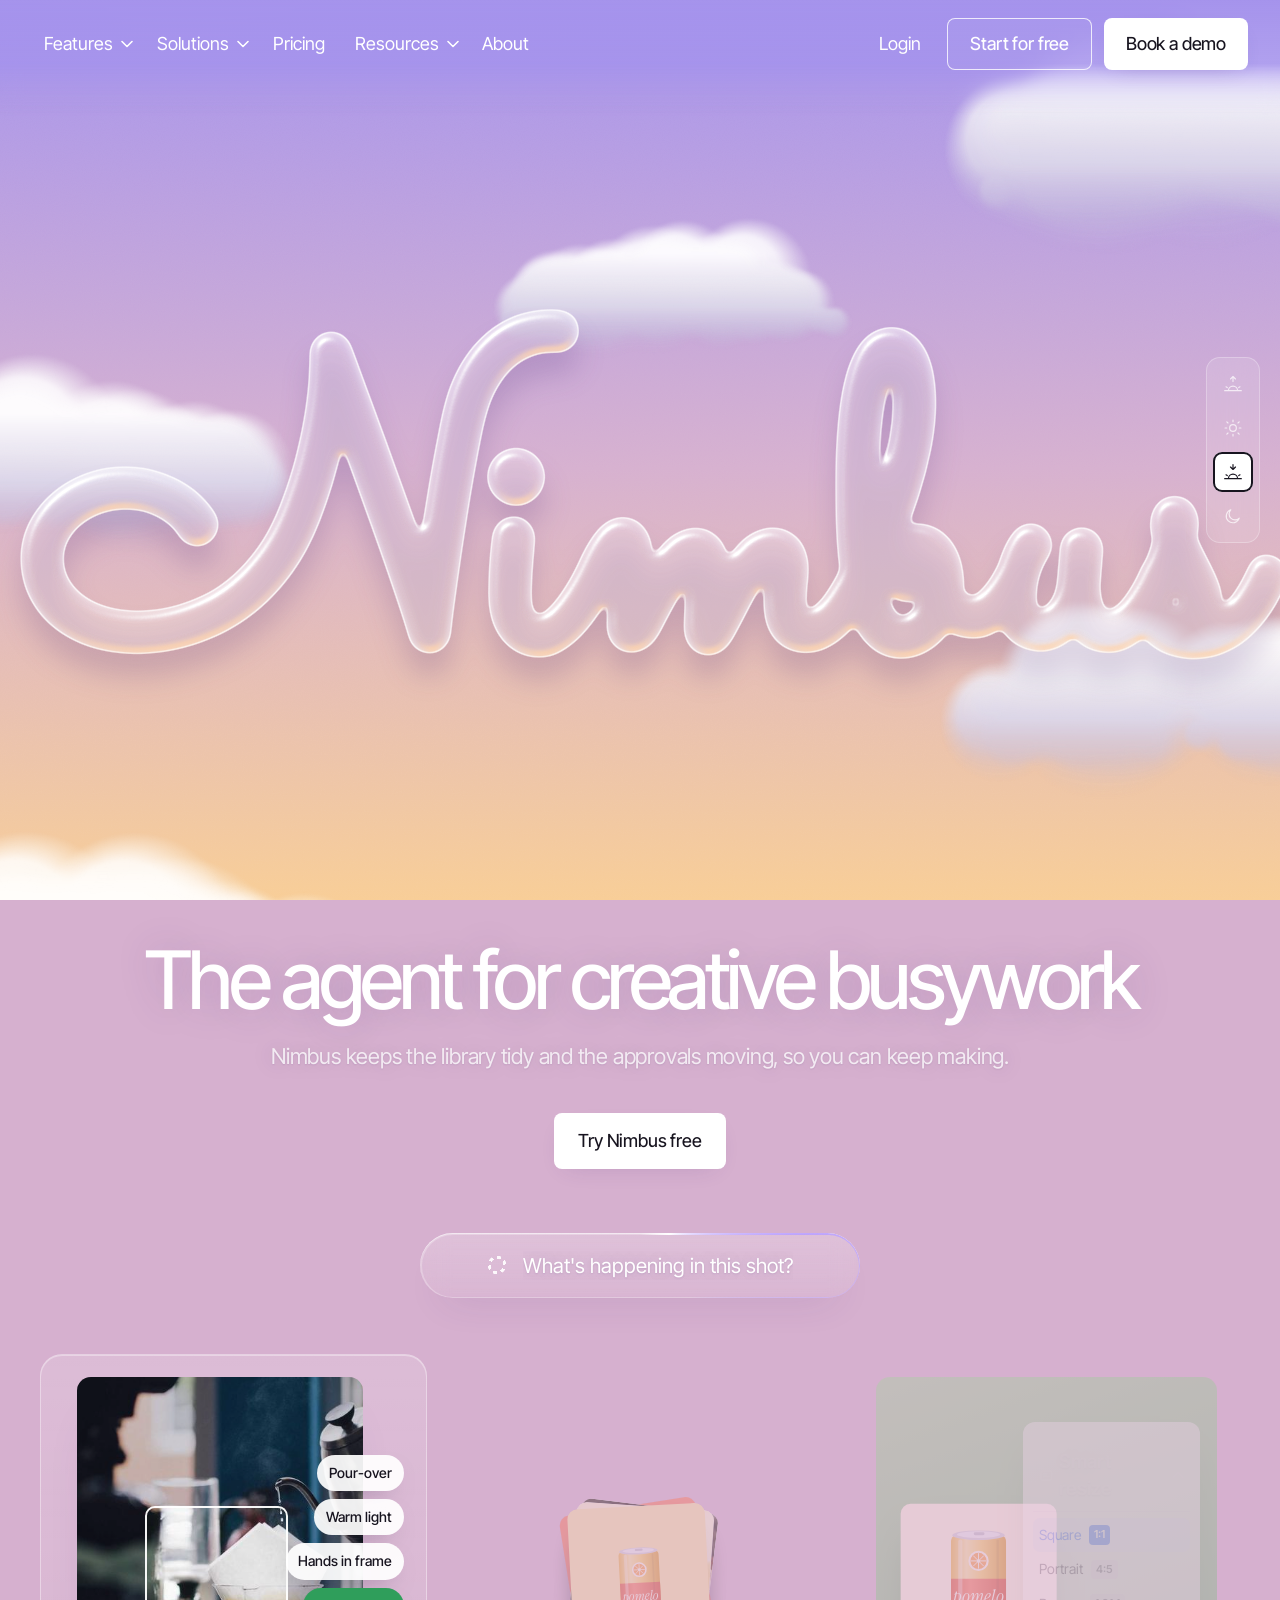
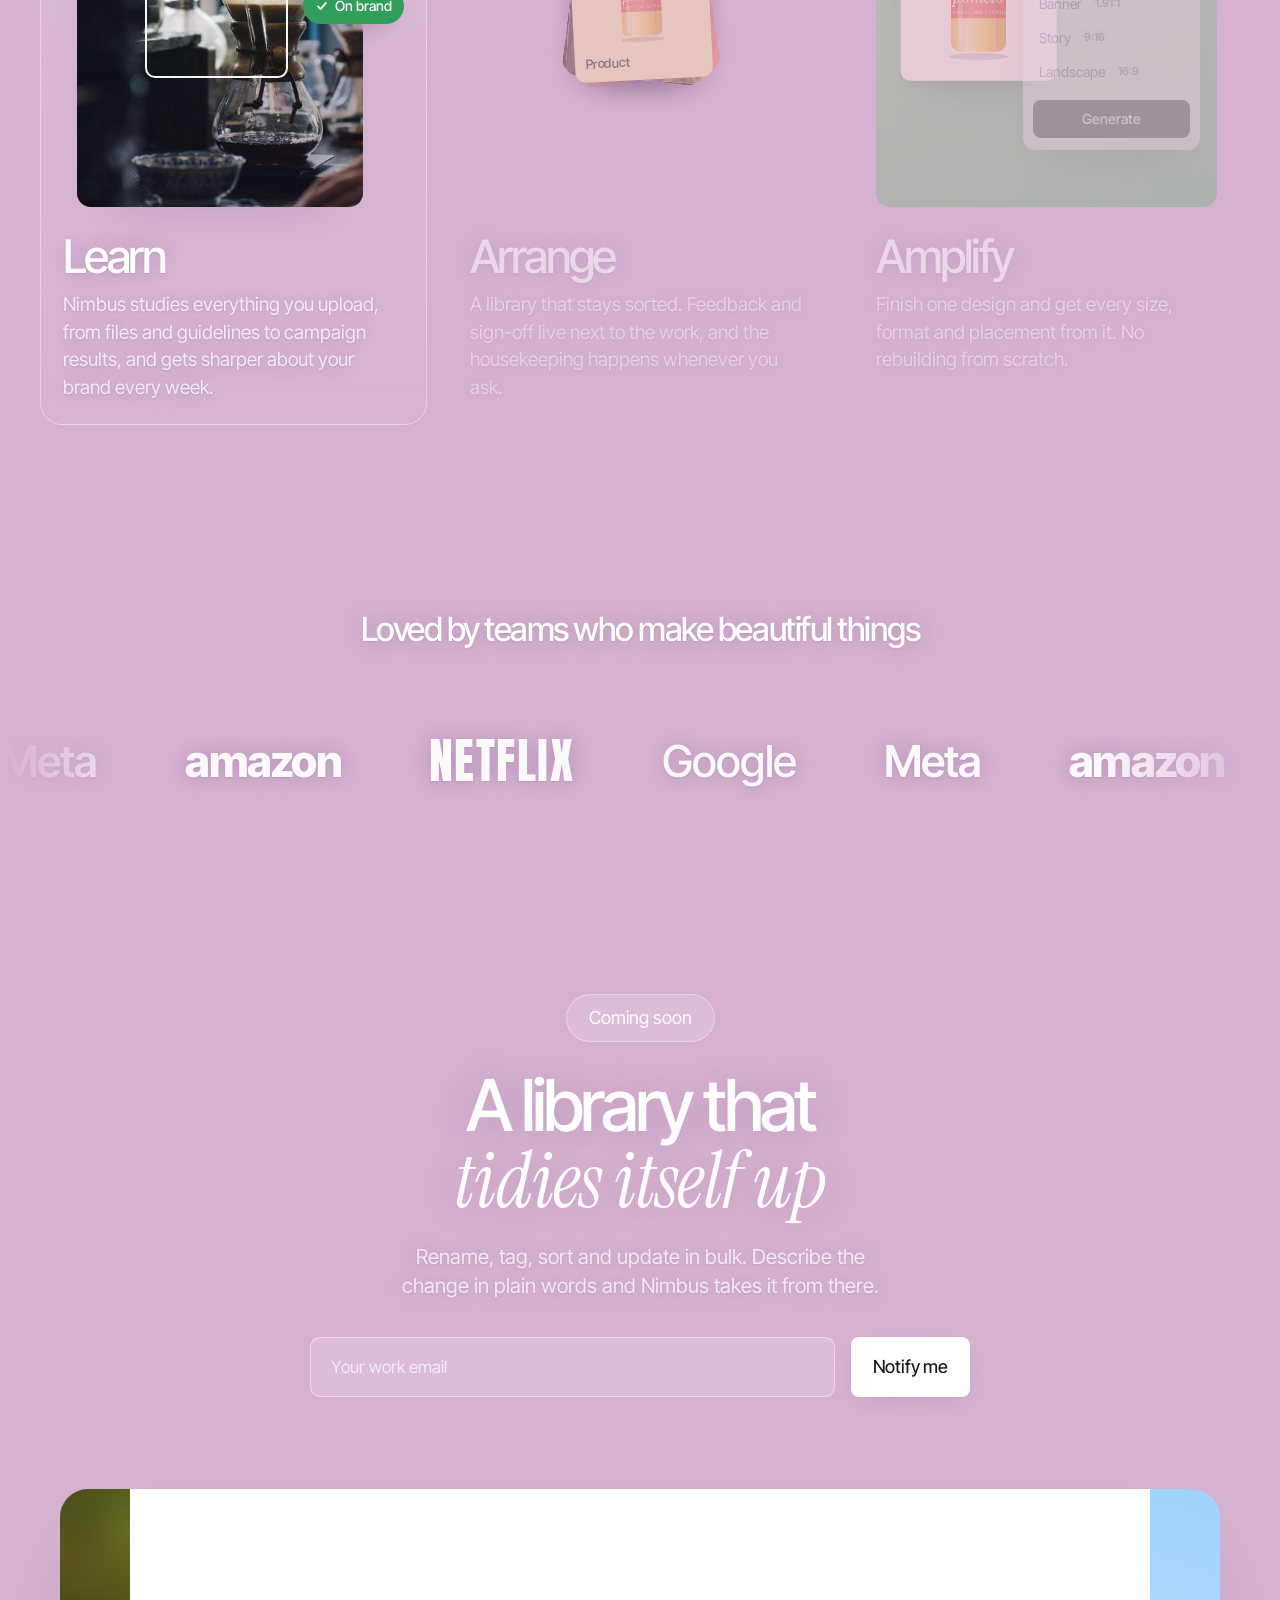
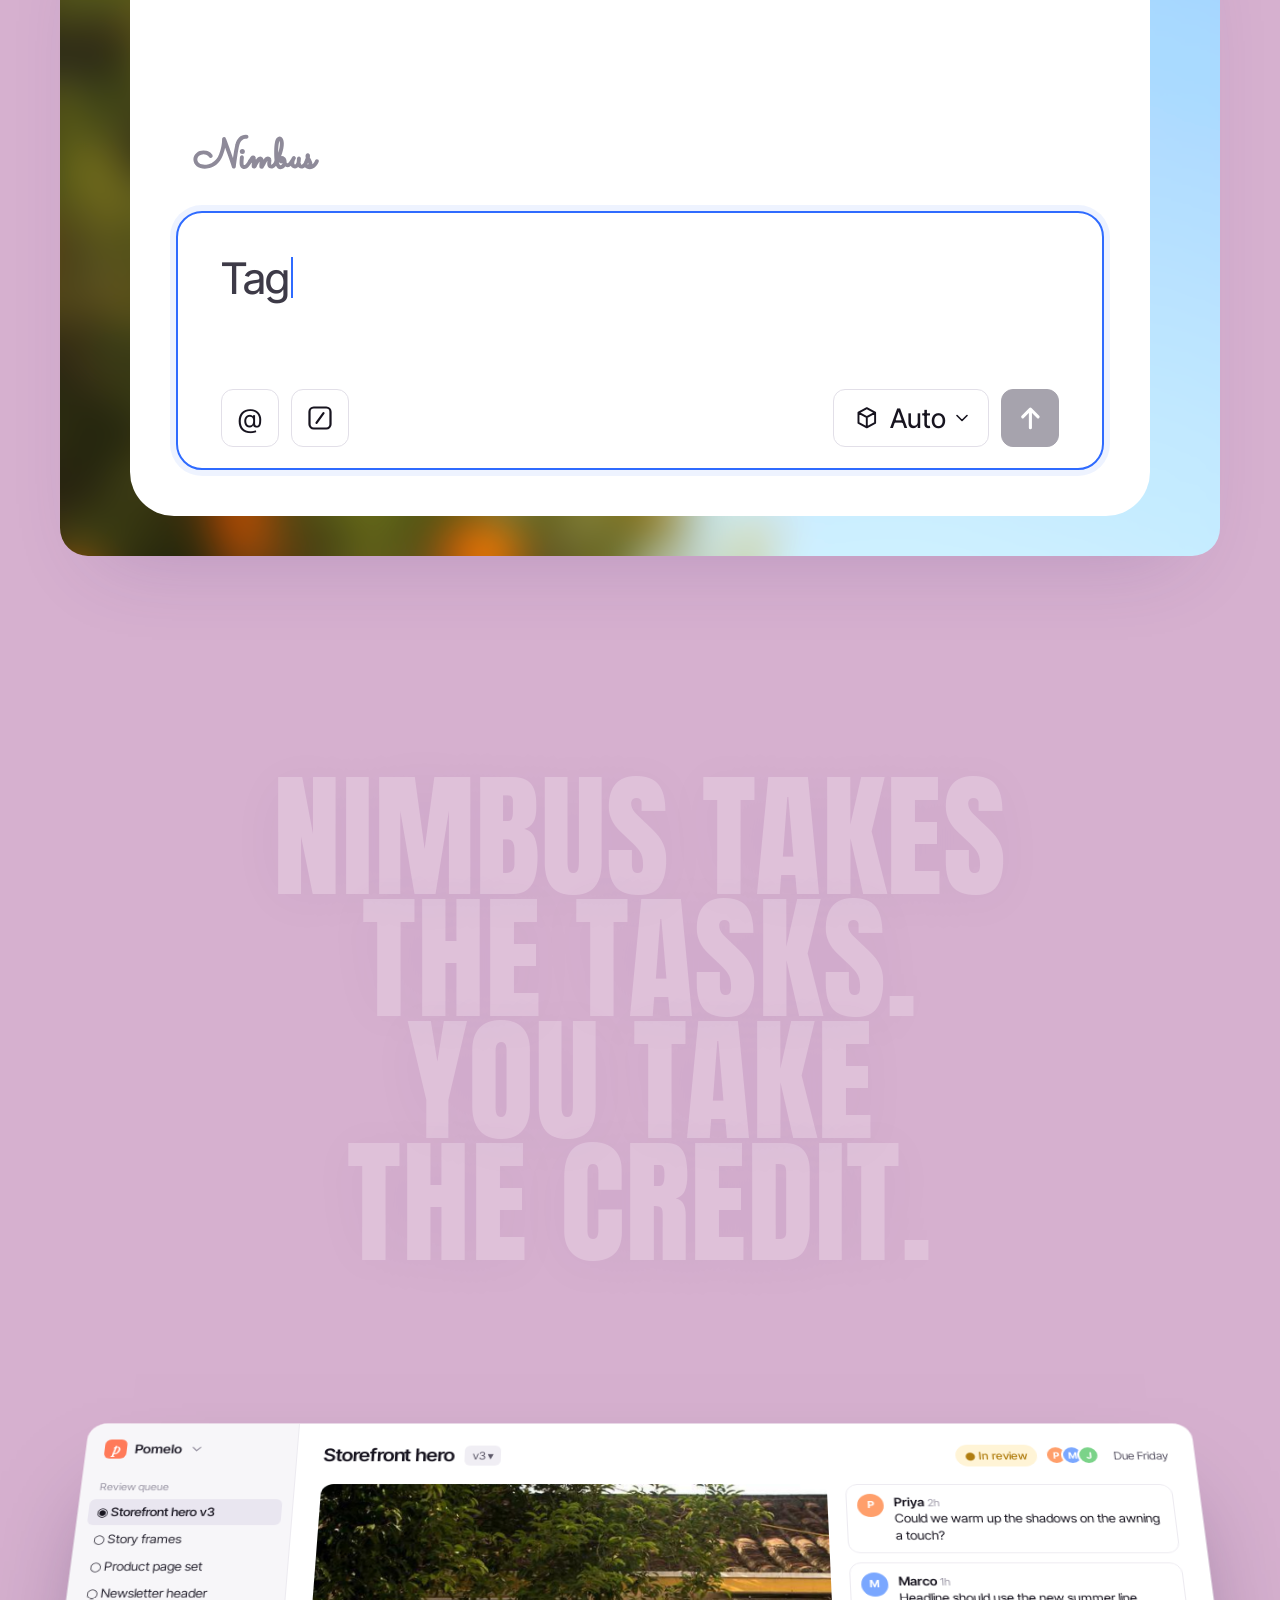
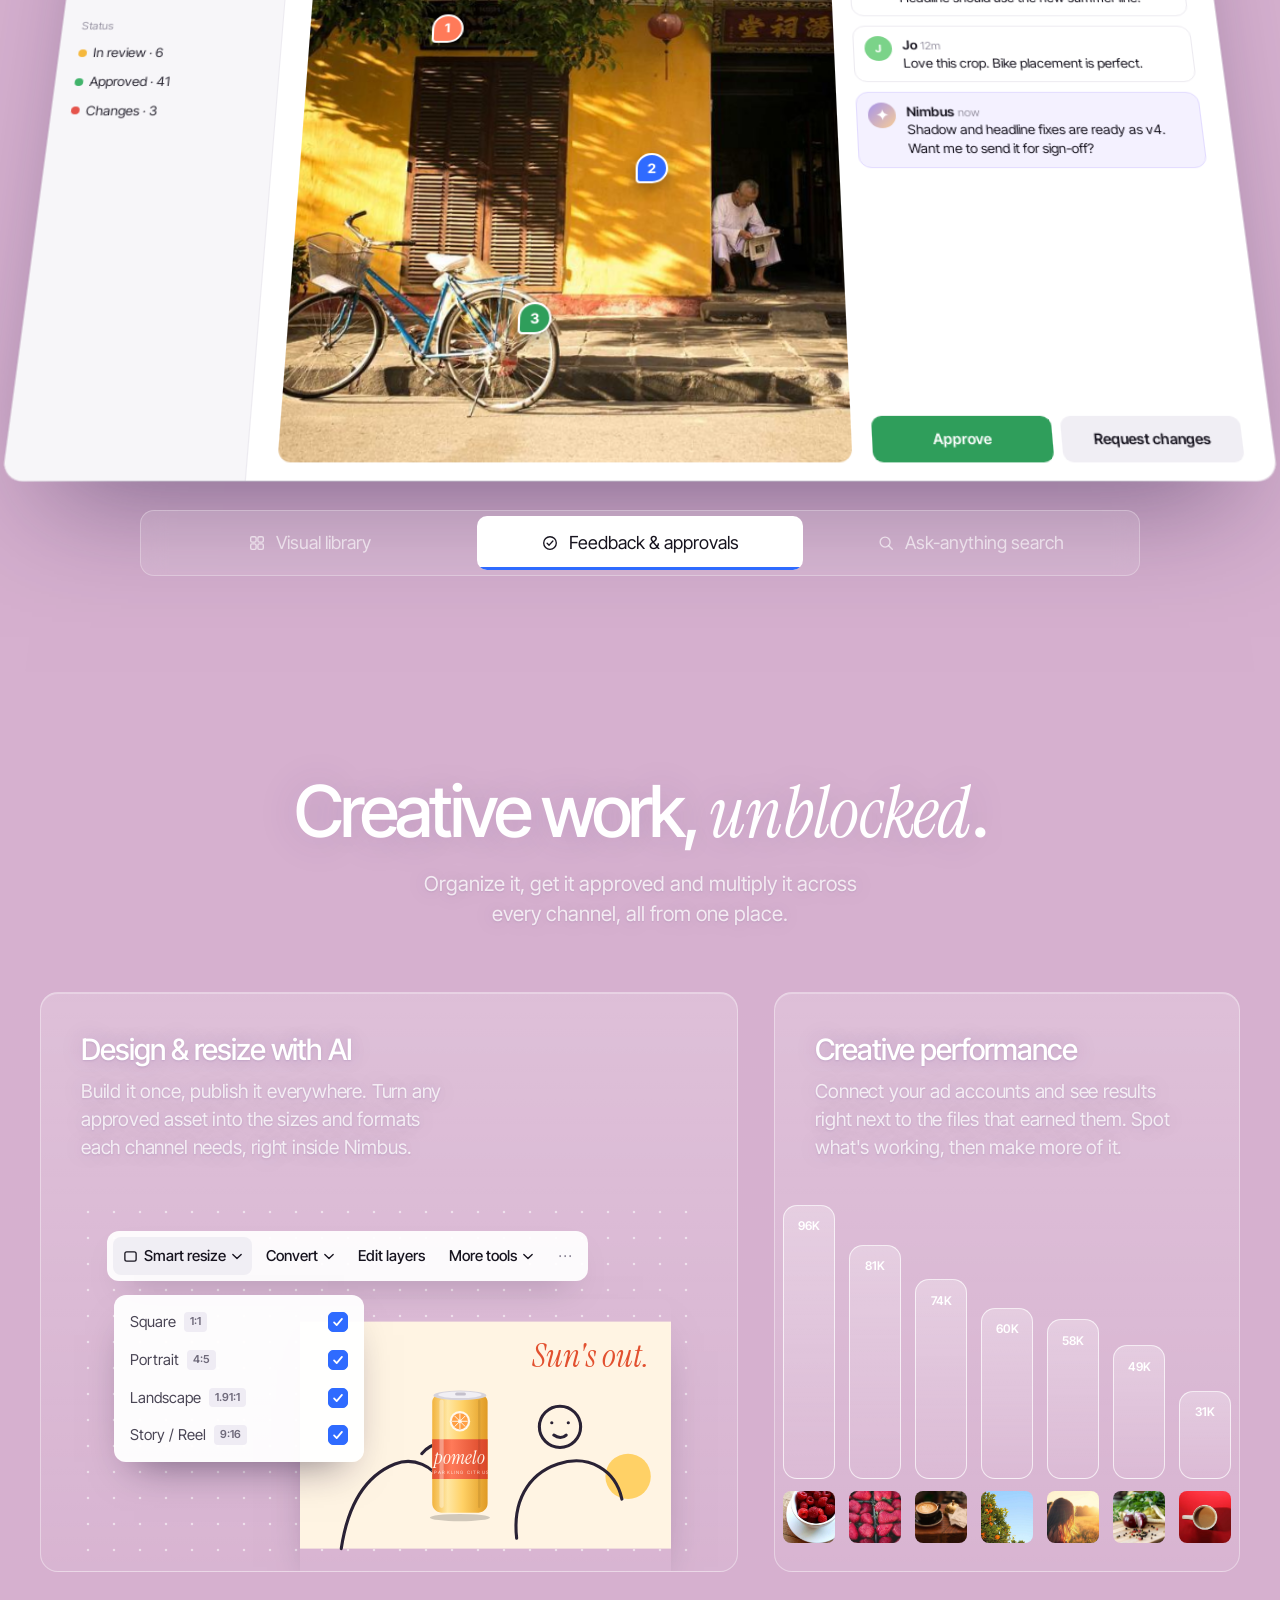
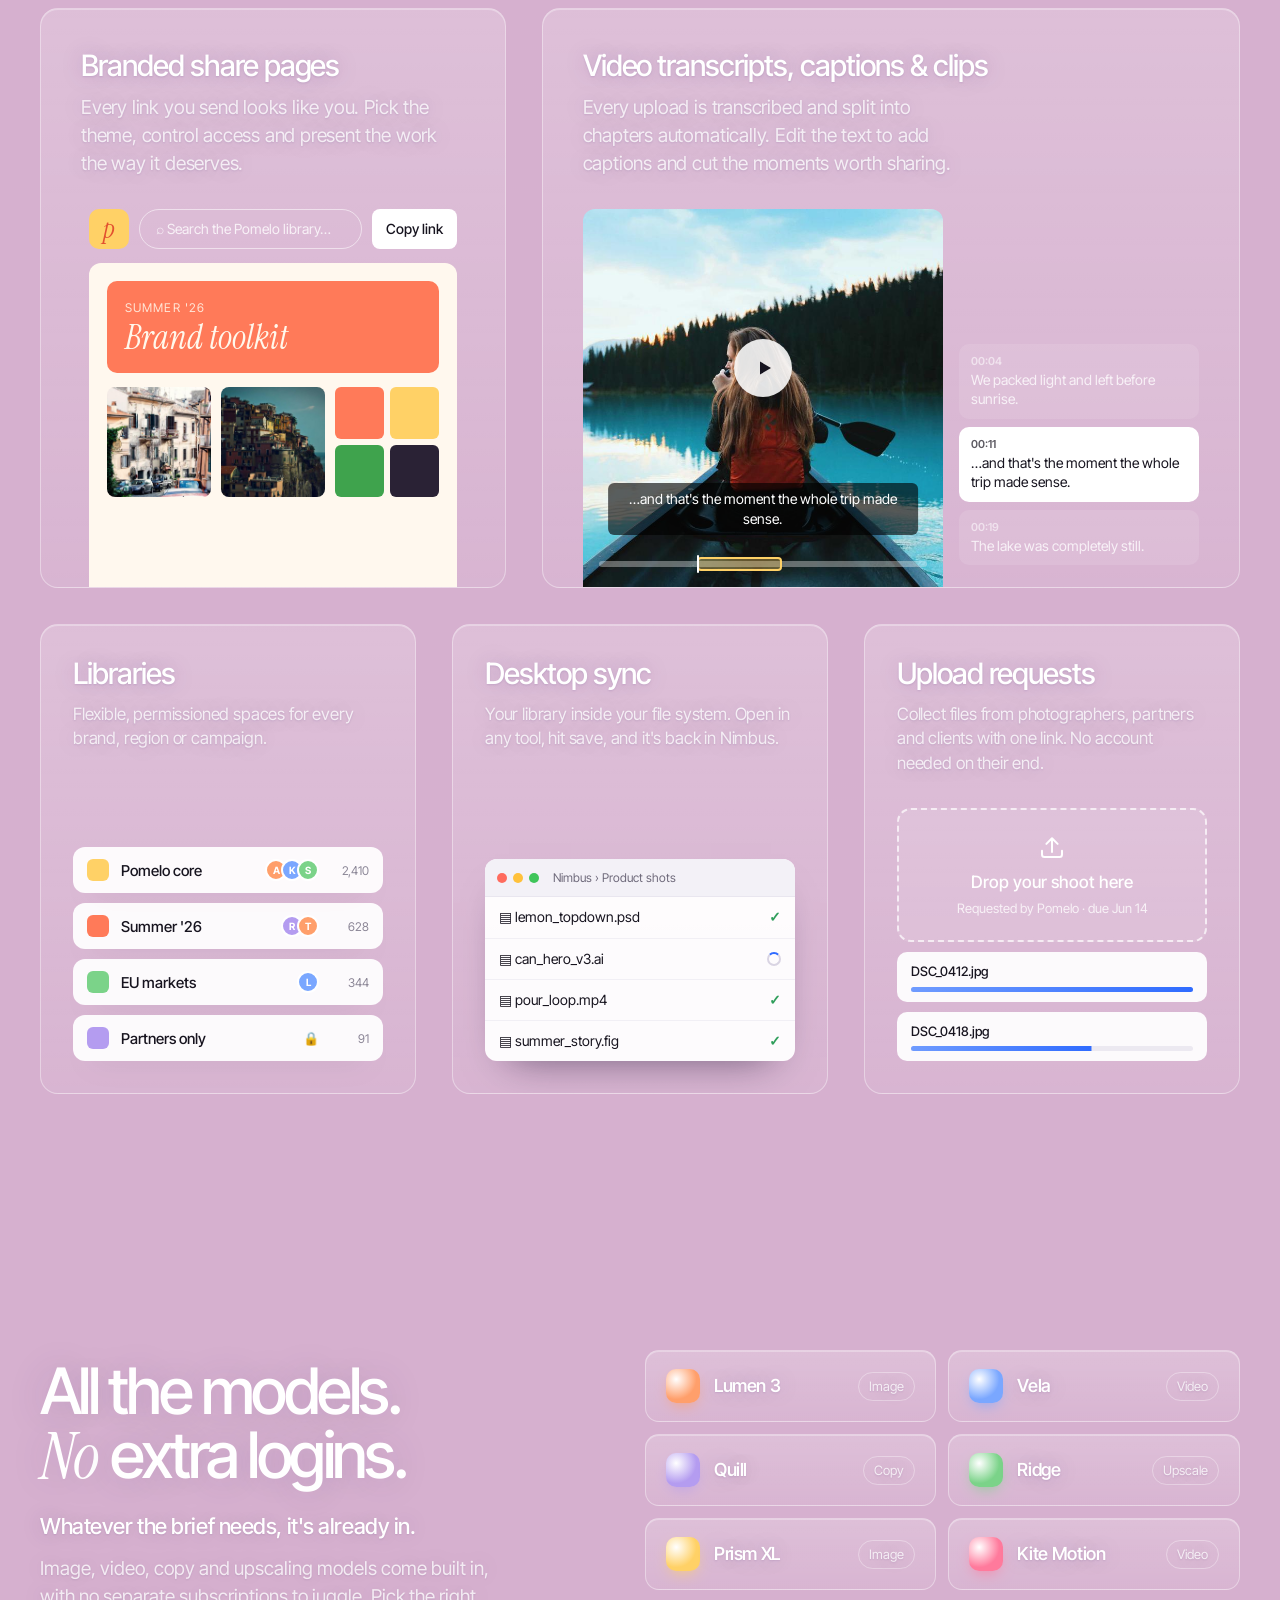
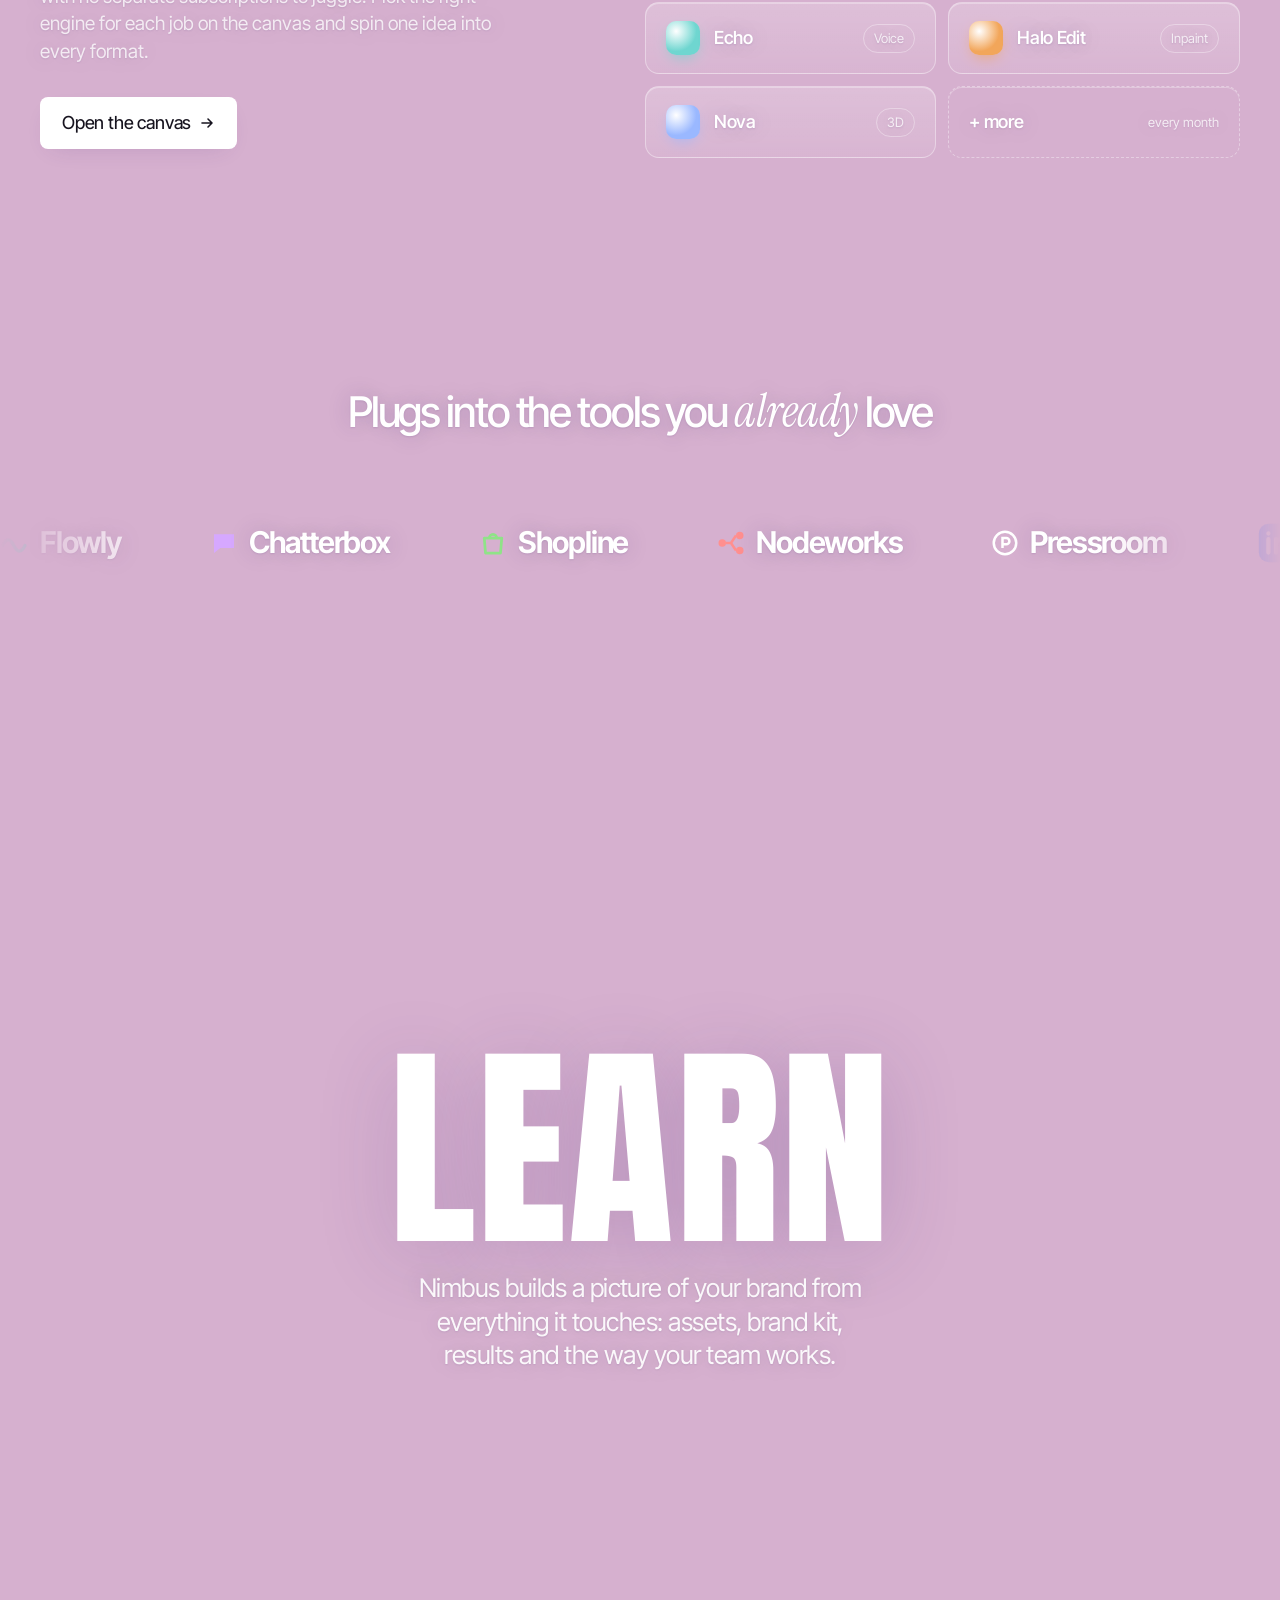
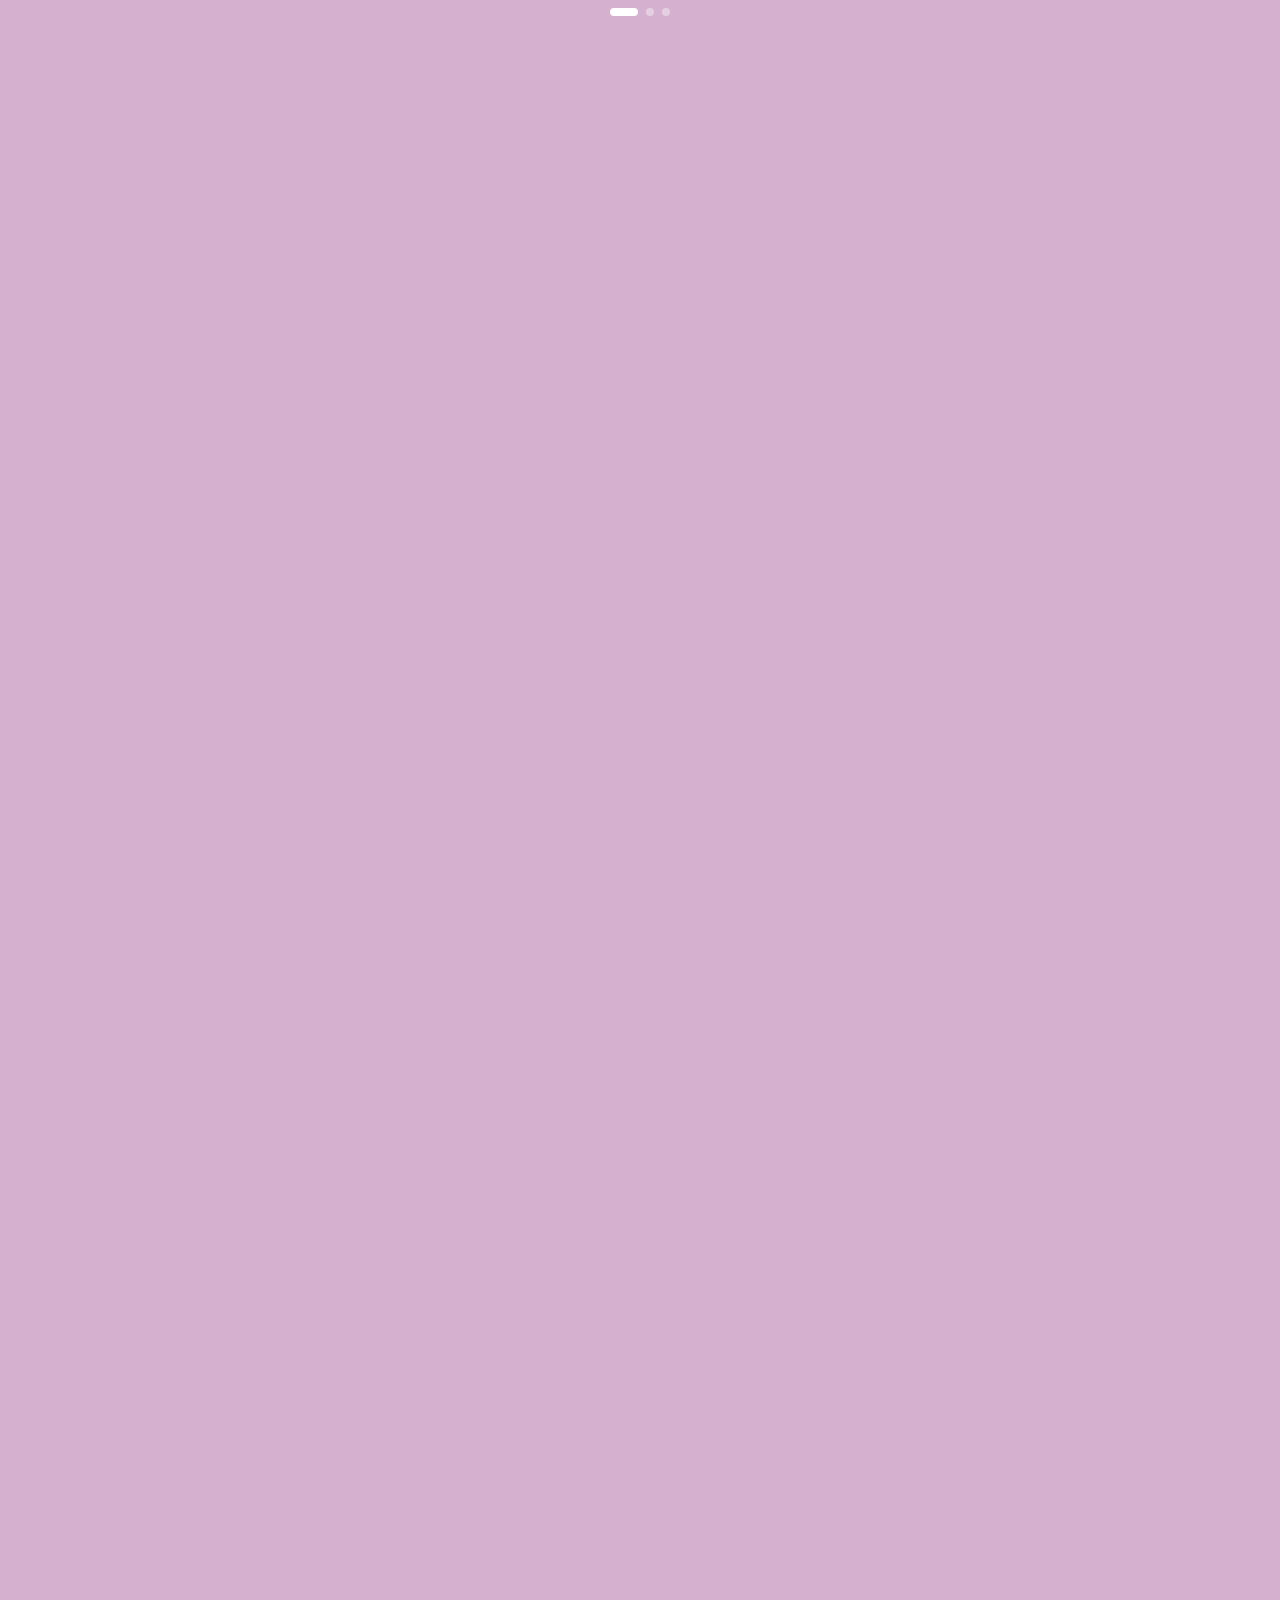
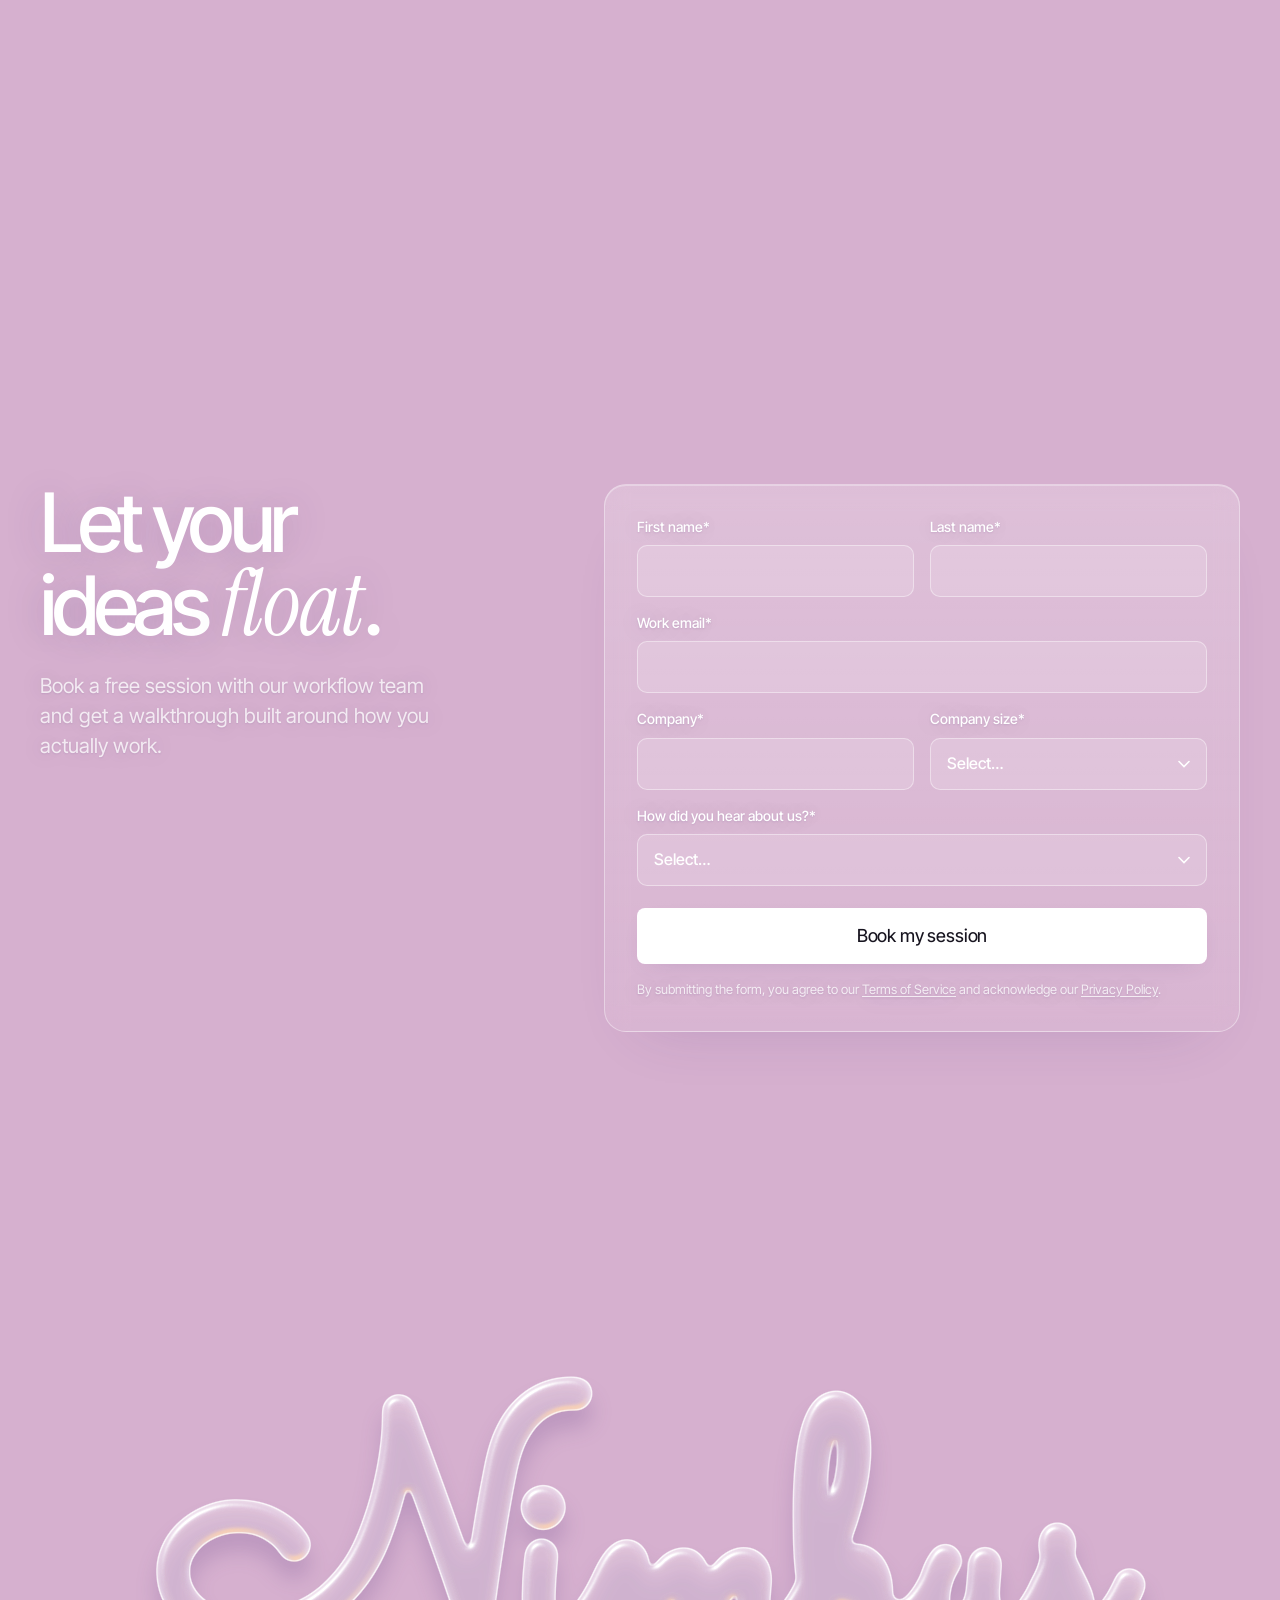
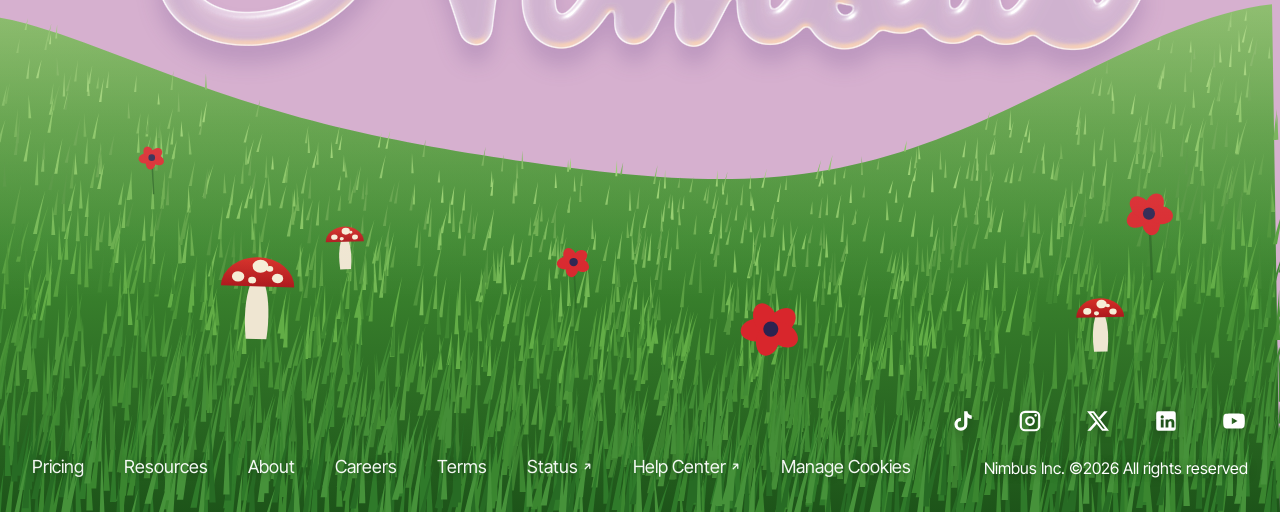
<file: index.html>
<!doctype html>
<html lang="en" data-phase="sunset">
<head>
<meta charset="utf-8">
<meta name="viewport" content="width=device-width, initial-scale=1, viewport-fit=cover">
<title>Nimbus — The agent for creative busywork</title>
<meta name="description" content="Nimbus keeps your creative library tidy, your approvals moving and your best work multiplied across every channel.">
<meta name="theme-color" content="#a593ec">
<link rel="preload" href="assets/fonts/inter-tight.woff2" as="font" type="font/woff2" crossorigin>
<link rel="preload" href="assets/fonts/sacramento.woff2" as="font" type="font/woff2" crossorigin>
<link rel="icon" href="data:image/svg+xml,%3Csvg xmlns='http://www.w3.org/2000/svg' viewBox='0 0 64 64'%3E%3Cdefs%3E%3ClinearGradient id='g' x1='0' y1='0' x2='0' y2='1'%3E%3Cstop offset='0' stop-color='%23a593ec'/%3E%3Cstop offset='1' stop-color='%23f8cd96'/%3E%3C/linearGradient%3E%3C/defs%3E%3Crect width='64' height='64' rx='16' fill='url(%23g)'/%3E%3Cpath d='M18 44c2-12 4-22 6-26 3 9 9 22 14 28 2-10 3-20 6-28' fill='none' stroke='%23fff' stroke-width='5' stroke-linecap='round' stroke-linejoin='round'/%3E%3C/svg%3E">
<script>
  // Apply the saved time-of-day before first paint so the sky never flashes.
  try { var p = localStorage.getItem('nimbus-phase'); if (p) document.documentElement.dataset.phase = p; } catch (e) {}
  document.documentElement.classList.add('js');
</script>
<link rel="stylesheet" href="assets/css/styles.css">
</head>
<body>

<!-- Shared SVG defs: glass material, product illustration, icons -->
<svg class="defs" width="0" height="0" aria-hidden="true" focusable="false">
  <defs>
    <linearGradient id="glass-fill" x1="0" y1="0" x2="0" y2="1">
      <stop offset="0" stop-color="#ffffff"/>
      <stop offset=".55" stop-color="#efe6ff"/>
      <stop offset="1" stop-color="#ffe3c6"/>
    </linearGradient>
    <filter id="glass" x="-8%" y="-20%" width="116%" height="155%" color-interpolation-filters="sRGB">
      <!-- fill pinholes the stroker leaves at tight curves, keep real gaps between letters -->
      <feGaussianBlur in="SourceAlpha" stdDeviation="4.2" result="sa"/>
      <feComponentTransfer in="sa" result="A"><feFuncA type="linear" slope="6" intercept="-2.5"/></feComponentTransfer>
      <feGaussianBlur in="A" stdDeviation="14" result="sb"/>
      <feOffset in="sb" dy="24" result="so"/>
      <feFlood class="glass-shadow" flood-color="#4b2f7a" flood-opacity=".18"/>
      <feComposite in2="so" operator="in" result="shadow"/>
      <feFlood flood-color="#f6f0ff" flood-opacity=".24"/>
      <feComposite in2="A" operator="in" result="body"/>
      <feGaussianBlur in="A" stdDeviation="7" result="b7"/>
      <feComposite in="A" in2="b7" operator="arithmetic" k2="1" k3="-1" result="edge"/>
      <feFlood flood-color="#fff"/>
      <feComposite in2="edge" operator="in" result="edgeGlow"/>
      <feMorphology in="A" operator="erode" radius="1.5" result="er"/>
      <feComposite in="A" in2="er" operator="out" result="rimA"/>
      <feFlood flood-color="#fff" flood-opacity=".85"/>
      <feComposite in2="rimA" operator="in" result="rim"/>
      <feGaussianBlur in="A" stdDeviation="5" result="bump"/>
      <feSpecularLighting in="bump" surfaceScale="7" specularConstant="1.2" specularExponent="30" lighting-color="#fff" result="spec">
        <feDistantLight azimuth="235" elevation="38"/>
      </feSpecularLighting>
      <feComposite in="spec" in2="A" operator="in" result="specIn"/>
      <feSpecularLighting in="bump" surfaceScale="5" specularConstant=".7" specularExponent="18" lighting-color="#ffd2a8" result="spec2">
        <feDistantLight azimuth="80" elevation="30"/>
      </feSpecularLighting>
      <feComposite in="spec2" in2="A" operator="in" result="spec2In"/>
      <feMerge>
        <feMergeNode in="shadow"/>
        <feMergeNode in="body"/>
        <feMergeNode in="edgeGlow"/>
        <feMergeNode in="spec2In"/>
        <feMergeNode in="specIn"/>
        <feMergeNode in="rim"/>
      </feMerge>
    </filter>

    <!-- Fictional demo brand product: a "Pomelo" sparkling citrus can -->
    <linearGradient id="can-metal" x1="0" y1="0" x2="1" y2="0">
      <stop offset="0" stop-color="#f2b33d"/>
      <stop offset=".28" stop-color="#ffe7a3"/>
      <stop offset=".55" stop-color="#ffd166"/>
      <stop offset="1" stop-color="#e09a23"/>
    </linearGradient>
    <linearGradient id="can-band" x1="0" y1="0" x2="1" y2="0">
      <stop offset="0" stop-color="#e2502f"/>
      <stop offset=".35" stop-color="#ff7a59"/>
      <stop offset="1" stop-color="#d94526"/>
    </linearGradient>
    <symbol id="can" viewBox="0 0 120 230">
      <ellipse cx="60" cy="222" rx="50" ry="6" fill="#000" opacity=".18"/>
      <path d="M14 30c0-8 6-12 14-13h64c8 1 14 5 14 13v168c0 9-6 15-15 16H29c-9-1-15-7-15-16z" fill="url(#can-metal)"/>
      <ellipse cx="60" cy="19" rx="44" ry="8" fill="#d6d3dc"/>
      <ellipse cx="60" cy="18" rx="36" ry="5.5" fill="#f1eff4"/>
      <rect x="52" y="14" width="18" height="5" rx="2.5" fill="#c4c0cc"/>
      <path d="M14 92h92v66H14z" fill="url(#can-band)"/>
      <text x="60" y="133" text-anchor="middle" font-family="Instrument Serif, Georgia, serif" font-style="italic" font-size="31" fill="#fff8ec">pomelo</text>
      <text x="60" y="150" text-anchor="middle" font-family="Inter Tight, Arial, sans-serif" font-size="7.5" letter-spacing="2" fill="#ffe2d6">SPARKLING CITRUS</text>
      <circle cx="60" cy="62" r="17" fill="#fff8ec"/>
      <circle cx="60" cy="62" r="13.5" fill="#ff9f43"/>
      <path d="M60 49v26M47 62h26M51 53l18 18M69 53 51 71" stroke="#fff8ec" stroke-width="1.6"/>
      <circle cx="60" cy="62" r="3" fill="#fff8ec"/>
      <rect x="26" y="26" width="7" height="180" rx="3.5" fill="#fff" opacity=".35"/>
      <rect x="90" y="26" width="4" height="180" rx="2" fill="#000" opacity=".08"/>
    </symbol>

    <symbol id="i-chev" viewBox="0 0 12 8"><path d="M1 1.5 6 6.5 11 1.5" fill="none" stroke="currentColor" stroke-width="1.6" stroke-linecap="round" stroke-linejoin="round"/></symbol>
    <symbol id="i-arrow" viewBox="0 0 16 16"><path d="M3 8h10M9 4l4 4-4 4" fill="none" stroke="currentColor" stroke-width="1.6" stroke-linecap="round" stroke-linejoin="round"/></symbol>
    <symbol id="i-out" viewBox="0 0 12 12"><path d="M3.5 8.5 8.5 3.5M4 3.5h4.5V8" fill="none" stroke="currentColor" stroke-width="1.3" stroke-linecap="round" stroke-linejoin="round"/></symbol>
    <symbol id="i-check" viewBox="0 0 16 16"><path d="m3.5 8.5 3 3 6-7" fill="none" stroke="currentColor" stroke-width="2" stroke-linecap="round" stroke-linejoin="round"/></symbol>
    <symbol id="i-spark" viewBox="0 0 24 24"><path d="M12 2c.5 5.3 4.7 9.5 10 10-5.3.5-9.5 4.7-10 10-.5-5.3-4.7-9.5-10-10 5.3-.5 9.5-4.7 10-10z" fill="currentColor"/></symbol>
    <symbol id="i-play" viewBox="0 0 24 24"><path d="M8 5.5v13l11-6.5z" fill="currentColor"/></symbol>
  </defs>
</svg>

<!-- Sky: gradient, stars, glow, clouds and grain sit behind everything -->
<div class="sky" aria-hidden="true">
  <div class="sky__stars"><i></i><i></i></div>
  <div class="sky__moon"></div>
  <div class="sky__glow"></div>
  <div class="sky__clouds" id="clouds"></div>
  <div class="sky__grain"></div>
</div>

<a class="skip" href="#main">Skip to content</a>

<!-- ============ NAV ============ -->
<header class="nav" id="top">
  <div class="nav__inner">
    <button class="nav__burger" type="button" aria-label="Open menu" aria-expanded="false" aria-controls="mobile-menu"><span></span></button>

    <ul class="nav__links">
      <li class="has-menu">
        <button type="button" aria-expanded="false">Features <svg class="chev"><use href="#i-chev"/></svg></button>
        <div class="menu">
          <p class="menu__label">Platform</p>
          <a href="#product"><span class="menu__ico" style="--c:#efe6ff">✦</span><span><b>Brand memory</b><small>Context that learns from every upload</small></span></a>
          <a href="#product"><span class="menu__ico" style="--c:#dff0ff">⌕</span><span><b>Ask-anything search</b><small>Describe it, find it</small></span></a>
          <a href="#features"><span class="menu__ico" style="--c:#ffe6d6">◐</span><span><b>Design &amp; resize</b><small>Every format from one file</small></span></a>
          <a href="#product"><span class="menu__ico" style="--c:#e3f5df">✓</span><span><b>Feedback &amp; sign-off</b><small>Comments pinned to the work</small></span></a>
          <a href="#features"><span class="menu__ico" style="--c:#fff3c9">▦</span><span><b>Libraries &amp; sharing</b><small>Branded links, tidy spaces</small></span></a>
          <a href="#features"><span class="menu__ico" style="--c:#f1eef6">→</span><span><b>All features</b><small>Everything Nimbus can do</small></span></a>
        </div>
      </li>
      <li class="has-menu">
        <button type="button" aria-expanded="false">Solutions <svg class="chev"><use href="#i-chev"/></svg></button>
        <div class="menu">
          <p class="menu__label">By team</p>
          <a href="#"><span class="menu__ico" style="--c:#dff0ff">◫</span><span><b>Asset management</b><small>One home for every file</small></span></a>
          <a href="#"><span class="menu__ico" style="--c:#efe6ff">⟳</span><span><b>Creative operations</b><small>From brief to delivery</small></span></a>
          <a href="#"><span class="menu__ico" style="--c:#e3f5df">◈</span><span><b>Brand governance</b><small>Keep every output on brand</small></span></a>
          <a href="#"><span class="menu__ico" style="--c:#ffe6d6">⚑</span><span><b>Agencies</b><small>Present work to clients beautifully</small></span></a>
          <p class="menu__label">By industry</p>
          <a href="#"><span class="menu__ico" style="--c:#fff3c9">◎</span><span><b>Retail &amp; e-commerce</b></span></a>
          <a href="#"><span class="menu__ico" style="--c:#f1eef6">▶</span><span><b>Media &amp; sports</b></span></a>
          <a href="#"><span class="menu__ico" style="--c:#e3f5df">♡</span><span><b>Nonprofits &amp; education</b></span></a>
          <a href="#"><span class="menu__ico" style="--c:#dff0ff">⌘</span><span><b>Tech &amp; SaaS</b></span></a>
        </div>
      </li>
      <li><a href="#models">Pricing</a></li>
      <li class="has-menu">
        <button type="button" aria-expanded="false">Resources <svg class="chev"><use href="#i-chev"/></svg></button>
        <div class="menu menu--narrow">
          <a href="#"><span class="menu__ico" style="--c:#efe6ff">✎</span><span><b>Blog</b><small>Notes on creative work</small></span></a>
          <a href="#stack"><span class="menu__ico" style="--c:#dff0ff">⧉</span><span><b>Integrations</b><small>Connect your stack</small></span></a>
          <a href="#"><span class="menu__ico" style="--c:#e3f5df">?</span><span><b>Help center <svg class="out"><use href="#i-out"/></svg></b><small>Guides and how-tos</small></span></a>
          <a href="#"><span class="menu__ico" style="--c:#fff3c9">★</span><span><b>Release notes <svg class="out"><use href="#i-out"/></svg></b><small>What shipped lately</small></span></a>
        </div>
      </li>
      <li><a href="#contact">About</a></li>
    </ul>

    <a class="nav__logo" href="#top" aria-label="Nimbus home">
      <svg viewBox="0 0 1500 520" aria-hidden="true"><text x="750" y="400" text-anchor="middle" class="logo-text">N&#x131;mbus</text><circle cx="618" cy="231" r="27" fill="currentColor"/></svg>
    </a>

    <div class="nav__actions">
      <a class="nav__login" href="#">Login</a>
      <a class="btn btn--outline" href="#">Start for free</a>
      <a class="btn btn--white" href="#contact">Book a demo</a>
    </div>
  </div>
</header>

<nav class="mobile-menu" id="mobile-menu" aria-label="Mobile">
  <details><summary>Features</summary><a href="#product">Brand memory</a><a href="#product">Ask-anything search</a><a href="#features">Design &amp; resize</a><a href="#product">Feedback &amp; sign-off</a><a href="#features">Libraries &amp; sharing</a></details>
  <details><summary>Solutions</summary><a href="#">Asset management</a><a href="#">Creative operations</a><a href="#">Brand governance</a><a href="#">Agencies</a></details>
  <a class="mobile-menu__link" href="#models">Pricing</a>
  <details><summary>Resources</summary><a href="#">Blog</a><a href="#stack">Integrations</a><a href="#">Help center ↗</a><a href="#">Release notes ↗</a></details>
  <a class="mobile-menu__link" href="#contact">About</a>
  <div class="mobile-menu__actions">
    <a class="btn btn--outline" href="#">Login</a>
    <a class="btn btn--outline" href="#">Start for free</a>
    <a class="btn btn--white" href="#contact">Book a demo</a>
  </div>
</nav>

<!-- Time-of-day switcher -->
<div class="phase" role="radiogroup" aria-label="Time of day">
  <button type="button" role="radio" data-phase="sunrise" aria-checked="false" aria-label="Sunrise" title="Sunrise">
    <svg viewBox="0 0 24 24"><path d="M2 20h20M6.5 20a5.5 5.5 0 0 1 11 0M12 3v6M9 6l3-3 3 3M3.6 15.4l1.5.9M20.4 15.4l-1.5.9"/></svg>
  </button>
  <button type="button" role="radio" data-phase="day" aria-checked="false" aria-label="Day" title="Day">
    <svg viewBox="0 0 24 24"><circle cx="12" cy="12" r="4"/><path d="M12 2.5v2M12 19.5v2M4.6 4.6 6 6M18 18l1.4 1.4M2.5 12h2M19.5 12h2M4.6 19.4 6 18M18 6l1.4-1.4"/></svg>
  </button>
  <button type="button" role="radio" data-phase="sunset" aria-checked="true" aria-label="Sunset" title="Sunset">
    <svg viewBox="0 0 24 24"><path d="M2 20h20M6.5 20a5.5 5.5 0 0 1 11 0M12 3v6M9 6l3 3 3-3M3.6 15.4l1.5.9M20.4 15.4l-1.5.9"/></svg>
  </button>
  <button type="button" role="radio" data-phase="night" aria-checked="false" aria-label="Night" title="Night">
    <svg viewBox="0 0 24 24"><path d="M19.5 14.6A8 8 0 1 1 9.4 4.5a6.4 6.4 0 0 0 10.1 10.1z"/></svg>
  </button>
</div>

<!-- Giant glass wordmark that shrinks into the nav on scroll -->
<div class="wordmark" id="wordmark" aria-hidden="true">
  <svg viewBox="0 0 1500 520"><g class="glass-g"><text x="750" y="400" text-anchor="middle" class="glass-text">N&#x131;mbus</text><circle class="glass-dot" cx="618" cy="231" r="31"/></g></svg>
</div>

<main id="main">
  <section class="intro" aria-label="Nimbus"></section>

  <!-- ============ HERO ============ -->
  <section class="hero" id="hero">
    <div class="hero__copy">
      <h1 class="hero__title">The agent for creative busywork</h1>
      <p class="hero__sub">Nimbus keeps the library tidy and the approvals moving, so you can keep making.</p>
      <a class="btn btn--white btn--lg" href="#contact">Try Nimbus free</a>
    </div>

    <div class="prompt-pill" aria-live="polite">
      <span class="spinner" aria-hidden="true"></span>
      <span class="prompt-pill__text" id="prompt-text">What's happening in this shot?</span>
    </div>

    <div class="tasks" id="tasks">
      <article class="task is-active" data-prompt="What's happening in this shot?">
        <div class="task__visual v-learn">
          <figure class="v-learn__photo">
            <img src="assets/img/p1060.jpg" alt="Hands pouring hot water over coffee grounds" width="900" height="600" loading="eager">
            <span class="v-learn__scan"></span>
            <span class="v-learn__box"></span>
          </figure>
          <ul class="v-learn__tags">
            <li style="--d:0">Pour-over</li>
            <li style="--d:1">Warm light</li>
            <li style="--d:2">Hands in frame</li>
            <li style="--d:3" class="is-ok"><svg><use href="#i-check"/></svg> On brand</li>
          </ul>
        </div>
        <h2>Learn</h2>
        <p>Nimbus studies everything you upload, from files and guidelines to campaign results, and gets sharper about your brand every week.</p>
      </article>

      <article class="task" data-prompt="Sort the summer campaign files">
        <div class="task__visual v-arrange">
          <div class="tile tile--1"><div class="tile__brand">pomelo</div><span>Brand kit</span></div>
          <div class="tile tile--2"><img src="assets/img/p431.jpg" alt="" loading="lazy"><i class="tile__play"><svg><use href="#i-play"/></svg></i><span>Videos</span></div>
          <div class="tile tile--3"><img src="assets/img/p65.jpg" alt="" loading="lazy"><span>Lifestyle</span></div>
          <div class="tile tile--4"><svg class="tile__can"><use href="#can"/></svg><span>Product</span></div>
        </div>
        <h2>Arrange</h2>
        <p>A library that stays sorted. Feedback and sign-off live next to the work, and the housekeeping happens whenever you ask.</p>
      </article>

      <article class="task" data-prompt="Make social sizes from this approved ad">
        <div class="task__visual v-amplify">
          <div class="v-amplify__frame" id="resize-frame" data-ratio="square"><svg><use href="#can"/></svg></div>
          <div class="resize-menu">
            <p class="resize-menu__head"><svg viewBox="0 0 16 16"><rect x="2" y="3" width="12" height="10" rx="2" fill="none" stroke="currentColor" stroke-width="1.4"/><path d="M5 6h3M5 9h6" stroke="currentColor" stroke-width="1.4" stroke-linecap="round"/></svg>Smart resize <svg class="chev up"><use href="#i-chev"/></svg></p>
            <ul id="resize-list">
              <li data-ratio="square">Square <b>1:1</b></li>
              <li data-ratio="portrait">Portrait <b>4:5</b></li>
              <li data-ratio="banner">Banner <b>1.91:1</b></li>
              <li data-ratio="story">Story <b>9:16</b></li>
              <li data-ratio="landscape">Landscape <b>16:9</b></li>
            </ul>
            <span class="resize-menu__go">Generate</span>
          </div>
        </div>
        <h2>Amplify</h2>
        <p>Finish one design and get every size, format and placement from it. No rebuilding from scratch.</p>
      </article>
    </div>
  </section>

  <!-- ============ LOGOS ============ -->
  <section class="logos" aria-labelledby="logos-title">
    <h2 class="logos__title" id="logos-title">Loved by teams who make beautiful things</h2>
    <div class="marquee" data-dup>
      <div class="marquee__track">
        <span class="lg lg--fang lg--meta">Meta</span>
        <span class="lg lg--fang lg--amazon">amazon</span>
        <span class="lg lg--fang lg--netflix">NETFLIX</span>
        <span class="lg lg--fang lg--google">Google</span>
      </div>
    </div>
  </section>

  <!-- ============ COMING SOON ============ -->
  <section class="soon" id="soon">
    <span class="chip-glass">Coming soon</span>
    <h2 class="soon__title">A library that <em>tidies itself up</em></h2>
    <p class="soon__lead">Rename, tag, sort and update in bulk. Describe the change in plain words and Nimbus takes it from there.</p>
    <form class="notify" id="notify-form" novalidate>
      <label class="sr-only" for="notify-email">Work email</label>
      <input id="notify-email" type="email" required placeholder="Your work email" autocomplete="email">
      <button class="btn btn--white" type="submit">Notify me</button>
    </form>
    <p class="notify__msg" id="notify-msg" role="status"></p>

    <div class="stage reveal" id="composer-stage">
      <img class="stage__bg" src="assets/img/p517.jpg" alt="" loading="lazy">
      <div class="composer">
        <svg class="composer__mark" viewBox="0 0 1500 520" aria-hidden="true"><text x="750" y="400" text-anchor="middle" class="logo-text">N&#x131;mbus</text><circle cx="618" cy="231" r="27" fill="currentColor"/></svg>
        <div class="composer__box">
          <p class="composer__text"><span id="composer-typed"></span><span class="caret"></span></p>
          <div class="composer__bar">
            <span class="key">@</span>
            <span class="key"><svg viewBox="0 0 20 20"><rect x="2.5" y="2.5" width="15" height="15" rx="3" fill="none" stroke="currentColor" stroke-width="1.6"/><path d="M12.5 6.5l-5 7" stroke="currentColor" stroke-width="1.6" stroke-linecap="round"/></svg></span>
            <span class="composer__model"><svg viewBox="0 0 20 20"><path d="M10 2.5 16.5 6v8L10 17.5 3.5 14V6z M3.5 6 10 9.5 16.5 6M10 9.5v8" fill="none" stroke="currentColor" stroke-width="1.5" stroke-linejoin="round"/></svg>Auto<svg class="chev"><use href="#i-chev"/></svg></span>
            <span class="composer__send" id="composer-send"><svg viewBox="0 0 20 20"><path d="M10 16V4M5 9l5-5 5 5" fill="none" stroke="currentColor" stroke-width="2" stroke-linecap="round" stroke-linejoin="round"/></svg></span>
          </div>
        </div>
        <p class="composer__result" id="composer-result"><svg><use href="#i-check"/></svg><span></span></p>
      </div>
      <svg class="cursor" id="composer-cursor" viewBox="0 0 28 28" aria-hidden="true"><path d="M5 3l17 9.5-7.2 1.8L11 21z" fill="#111" stroke="#fff" stroke-width="1.6" stroke-linejoin="round"/></svg>
    </div>
  </section>

  <!-- ============ MANIFESTO ============ -->
  <section class="manifesto">
    <h2 class="manifesto__text" id="manifesto">Nimbus takes the tasks. You take the credit.</h2>
  </section>

  <!-- ============ PRODUCT TABS ============ -->
  <section class="showcase" id="product" aria-label="Product tour">
    <div class="showcase__frame" id="showcase-frame">
      <div class="app" id="app">
        <!-- Panel 1: visual library -->
        <div class="app__panel is-active" id="panel-0" role="tabpanel" aria-labelledby="tab-0">
          <aside class="app__side">
            <div class="ws"><span class="ws__logo">p</span>Pomelo<svg class="chev"><use href="#i-chev"/></svg></div>
            <span class="side__item">⌕ Search</span>
            <span class="side__item">◔ Inbox <em>4</em></span>
            <span class="side__item">▱ Canvases</span>
            <span class="side__item">✦ Brand memory</span>
            <span class="side__item">◫ Insights</span>
            <span class="side__item">⋯ More</span>
            <span class="side__label">Recent canvases</span>
            <span class="side__item">▱ Summer launch</span>
            <span class="side__item">▱ Email headers</span>
            <span class="side__label">Starred</span>
            <span class="side__item">› Brand book</span>
            <span class="side__label">Libraries</span>
            <span class="side__lib" style="--c:#ffd166">Brand</span>
            <span class="side__item sub">› Logos &amp; type</span>
            <span class="side__lib" style="--c:#ff7a59">Photography</span>
            <span class="side__item sub is-on">› Product shots</span>
            <span class="side__item sub">› Lifestyle</span>
            <span class="side__item sub">› Seasonal</span>
            <span class="side__item sub">› Creator content</span>
            <span class="side__lib" style="--c:#b49cf0">Partners</span>
            <span class="side__item sub">› Studio Sol</span>
            <span class="side__item sub">› Little Harbor</span>
            <span class="side__new">+ New board</span>
          </aside>
          <div class="app__main">
            <div class="app__head">
              <h3>Product shots <span>☆</span> <span>⋯</span></h3>
              <div class="app__tools"><span>◔ Following ▾</span><span class="pill">↗ Share</span><span>Recently edited ↓</span><span>▦</span></div>
            </div>
            <div class="app__subnav"><span class="is-on">Content</span><span>+ New canvas</span></div>
            <p class="app__label">2 sub-boards ▾</p>
            <div class="boards">
              <figure><img src="assets/img/p493.jpg" alt="" loading="lazy"><figcaption>Stills</figcaption></figure>
              <figure><img src="assets/img/p1060.jpg" alt="" loading="lazy"><figcaption>Motion</figcaption></figure>
            </div>
            <p class="app__label">186 assets ▾</p>
            <div class="assets">
              <img src="assets/img/p429.jpg" alt="" loading="lazy" style="flex-grow:1.78">
              <img src="assets/img/p292.jpg" alt="" loading="lazy" style="flex-grow:1.5">
              <img src="assets/img/p517.jpg" alt="" loading="lazy" style="flex-grow:1">
              <img src="assets/img/p326.jpg" alt="" loading="lazy" style="flex-grow:1.2">
              <img src="assets/img/p1080.jpg" alt="" loading="lazy" style="flex-grow:1.5">
              <img src="assets/img/p65.jpg" alt="" loading="lazy" style="flex-grow:1.5">
              <img src="assets/img/p431.jpg" alt="" loading="lazy" style="flex-grow:1.5">
            </div>
            <p class="app__foot">2 sub-boards · 186 assets · 12.4 GB</p>
          </div>
        </div>

        <!-- Panel 2: review & approvals -->
        <div class="app__panel" id="panel-1" role="tabpanel" aria-labelledby="tab-1">
          <aside class="app__side app__side--slim">
            <div class="ws"><span class="ws__logo">p</span>Pomelo<svg class="chev"><use href="#i-chev"/></svg></div>
            <span class="side__label">Review queue</span>
            <span class="side__item is-on">◉ Storefront hero v3</span>
            <span class="side__item">○ Story frames</span>
            <span class="side__item">○ Product page set</span>
            <span class="side__item">○ Newsletter header</span>
            <span class="side__label">Status</span>
            <span class="side__item"><i class="dot" style="--c:#f5b83d"></i>In review · 6</span>
            <span class="side__item"><i class="dot" style="--c:#41b36b"></i>Approved · 41</span>
            <span class="side__item"><i class="dot" style="--c:#e5534b"></i>Changes · 3</span>
          </aside>
          <div class="app__main">
            <div class="app__head">
              <h3>Storefront hero <span class="ver">v3 ▾</span></h3>
              <div class="app__tools"><span class="status">● In review</span><span class="avatars"><i style="--c:#ff9f6b">P</i><i style="--c:#7aa7ff">M</i><i style="--c:#7bd389">J</i></span><span>Due Friday</span></div>
            </div>
            <div class="review">
              <div class="review__canvas">
                <img src="assets/img/p428.jpg" alt="" loading="lazy">
                <span class="pin" style="left:24%;top:30%">1</span>
                <span class="pin" style="left:63%;top:55%;--c:#2f6bff">2</span>
                <span class="pin" style="left:42%;top:80%;--c:#2f9e5b">3</span>
              </div>
              <div class="review__thread">
                <div class="comment"><i style="--c:#ff9f6b">P</i><p><b>Priya</b> <span>2h</span><br>Could we warm up the shadows on the awning a touch?</p></div>
                <div class="comment"><i style="--c:#7aa7ff">M</i><p><b>Marco</b> <span>1h</span><br>Headline should use the new summer line.</p></div>
                <div class="comment"><i style="--c:#7bd389">J</i><p><b>Jo</b> <span>12m</span><br>Love this crop. Bike placement is perfect.</p></div>
                <div class="comment comment--bot"><i><svg><use href="#i-spark"/></svg></i><p><b>Nimbus</b> <span>now</span><br>Shadow and headline fixes are ready as v4. Want me to send it for sign-off?</p></div>
                <div class="review__actions"><span class="ok">Approve</span><span>Request changes</span></div>
              </div>
            </div>
          </div>
        </div>

        <!-- Panel 3: conversational search -->
        <div class="app__panel" id="panel-2" role="tabpanel" aria-labelledby="tab-2">
          <aside class="app__side app__side--slim">
            <div class="ws"><span class="ws__logo">p</span>Pomelo<svg class="chev"><use href="#i-chev"/></svg></div>
            <span class="side__label">Recent searches</span>
            <span class="side__item">⌕ logo on dark backgrounds</span>
            <span class="side__item">⌕ clips under 10 seconds</span>
            <span class="side__item">⌕ lemons, top-down</span>
            <span class="side__item">⌕ UGC with captions</span>
          </aside>
          <div class="app__main">
            <div class="ask"><svg class="ask__ico"><use href="#i-spark"/></svg><span id="search-typed"></span><span class="caret caret--dark"></span></div>
            <div class="ask__chips"><span>Images</span><span>Landscape</span><span>Approved</span><span>Last 12 months</span></div>
            <p class="app__label">24 matches</p>
            <div class="results">
              <figure style="--i:0"><img src="assets/img/p215.jpg" alt="" loading="lazy"><b>98%</b></figure>
              <figure style="--i:1"><img src="assets/img/p199.jpg" alt="" loading="lazy"><b>96%</b></figure>
              <figure style="--i:2"><img src="assets/img/p449.jpg" alt="" loading="lazy"><b>94%</b></figure>
              <figure style="--i:3"><img src="assets/img/p372.jpg" alt="" loading="lazy"><b>91%</b></figure>
              <figure style="--i:4"><img src="assets/img/p501.jpg" alt="" loading="lazy"><b>89%</b></figure>
              <figure style="--i:5"><img src="assets/img/p1011.jpg" alt="" loading="lazy"><b>86%</b></figure>
            </div>
          </div>
        </div>
      </div>
    </div>

    <div class="tabs" role="tablist" aria-label="Product tour">
      <button type="button" role="tab" id="tab-0" aria-controls="panel-0" aria-selected="true"><svg viewBox="0 0 20 20"><rect x="3" y="3" width="6" height="6" rx="1.5"/><rect x="11" y="3" width="6" height="6" rx="1.5"/><rect x="3" y="11" width="6" height="6" rx="1.5"/><rect x="11" y="11" width="6" height="6" rx="1.5"/></svg>Visual library<i class="tabs__bar"></i></button>
      <button type="button" role="tab" id="tab-1" aria-controls="panel-1" aria-selected="false" tabindex="-1"><svg viewBox="0 0 20 20"><circle cx="10" cy="10" r="7"/><path d="m6.8 10.2 2.2 2.2 4.2-4.6"/></svg>Feedback &amp; approvals<i class="tabs__bar"></i></button>
      <button type="button" role="tab" id="tab-2" aria-controls="panel-2" aria-selected="false" tabindex="-1"><svg viewBox="0 0 20 20"><circle cx="9" cy="9" r="5.5"/><path d="m13 13 4 4"/></svg>Ask-anything search<i class="tabs__bar"></i></button>
    </div>
  </section>

  <!-- ============ FEATURES ============ -->
  <section class="features" id="features">
    <header class="section-head reveal">
      <h2>Creative work, <em>unblocked</em>.</h2>
      <p>Organize it, get it approved and multiply it across every channel, all from one place.</p>
    </header>

    <div class="frow">
      <article class="fcard reveal" id="f-design">
        <h3>Design &amp; resize with AI</h3>
        <p>Build it once, publish it everywhere. Turn any approved asset into the sizes and formats each channel needs, right inside Nimbus.</p>
        <div class="fviz fviz--design">
          <div class="toolbar">
            <span class="is-on"><svg viewBox="0 0 16 16"><rect x="2" y="3" width="12" height="10" rx="2" fill="none" stroke="currentColor" stroke-width="1.4"/></svg>Smart resize <svg class="chev"><use href="#i-chev"/></svg></span>
            <span>Convert <svg class="chev"><use href="#i-chev"/></svg></span>
            <span>Edit layers</span>
            <span>More tools <svg class="chev"><use href="#i-chev"/></svg></span>
            <span class="toolbar__more">⋯</span>
          </div>
          <ul class="checklist">
            <li style="--d:0">Square <b>1:1</b><i><svg><use href="#i-check"/></svg></i></li>
            <li style="--d:1">Portrait <b>4:5</b><i><svg><use href="#i-check"/></svg></i></li>
            <li style="--d:2">Landscape <b>1.91:1</b><i><svg><use href="#i-check"/></svg></i></li>
            <li style="--d:3">Story / Reel <b>9:16</b><i><svg><use href="#i-check"/></svg></i></li>
          </ul>
          <div class="artboard">
            <svg viewBox="0 0 360 220" aria-hidden="true">
              <rect width="360" height="220" fill="#fff4e3"/>
              <circle cx="318" cy="150" r="22" fill="#ffd166"/>
              <g fill="none" stroke="#2a2235" stroke-width="3" stroke-linecap="round" stroke-linejoin="round">
                <path d="M40 220c6-40 22-70 52-82 18-7 38 2 44 18"/>
                <path d="M118 128c10-12 28-14 38-2"/>
                <path d="M210 210c-4-34 10-62 40-72s56 6 62 34"/>
                <circle cx="252" cy="102" r="20"/>
                <path d="M244 98h.1M260 98h.1M246 110c4 3 9 3 12 0"/>
              </g>
              <use href="#can" x="120" y="60" width="70" height="135"/>
              <text x="338" y="44" text-anchor="end" font-family="Instrument Serif, Georgia, serif" font-style="italic" font-size="32" fill="#e2502f">Sun's out.</text>
            </svg>
          </div>
        </div>
      </article>

      <article class="fcard reveal" id="f-perf">
        <h3>Creative performance</h3>
        <p>Connect your ad accounts and see results right next to the files that earned them. Spot what's working, then make more of it.</p>
        <div class="fviz fviz--perf">
          <div class="bars">
            <div class="bar" style="--v:.96"><b>96K</b><img src="assets/img/p429.jpg" alt="" loading="lazy"></div>
            <div class="bar" style="--v:.82"><b>81K</b><img src="assets/img/p1080.jpg" alt="" loading="lazy"></div>
            <div class="bar" style="--v:.7"><b>74K</b><img src="assets/img/p431.jpg" alt="" loading="lazy"></div>
            <div class="bar" style="--v:.6"><b>60K</b><img src="assets/img/p517.jpg" alt="" loading="lazy"></div>
            <div class="bar" style="--v:.56"><b>58K</b><img src="assets/img/p65.jpg" alt="" loading="lazy"></div>
            <div class="bar" style="--v:.47"><b>49K</b><img src="assets/img/p292.jpg" alt="" loading="lazy"></div>
            <div class="bar" style="--v:.31"><b>31K</b><img src="assets/img/p63.jpg" alt="" loading="lazy"></div>
          </div>
        </div>
      </article>
    </div>

    <div class="frow frow--flip">
      <article class="fcard reveal" id="f-share">
        <h3>Branded share pages</h3>
        <p>Every link you send looks like you. Pick the theme, control access and present the work the way it deserves.</p>
        <div class="fviz fviz--share">
          <div class="share__bar"><span class="share__logo">p</span><span class="share__search">⌕ Search the Pomelo library…</span><span class="share__btn">Copy link</span></div>
          <div class="share__page">
            <div class="share__hero">
              <span>Summer '26</span>
              <b>Brand toolkit</b>
            </div>
            <div class="share__grid">
              <img src="assets/img/p369.jpg" alt="" loading="lazy">
              <img src="assets/img/p397.jpg" alt="" loading="lazy">
              <div class="share__swatch"><i style="--c:#ff7a59"></i><i style="--c:#ffd166"></i><i style="--c:#3fa34d"></i><i style="--c:#2a2235"></i></div>
            </div>
          </div>
        </div>
      </article>

      <article class="fcard reveal" id="f-video">
        <h3>Video transcripts, captions &amp; clips</h3>
        <p>Every upload is transcribed and split into chapters automatically. Edit the text to add captions and cut the moments worth sharing.</p>
        <div class="fviz fviz--video">
          <div class="video">
            <img src="assets/img/p1011.jpg" alt="" loading="lazy">
            <span class="video__play"><svg><use href="#i-play"/></svg></span>
            <span class="video__cap">…and that's the moment the whole trip made sense.</span>
            <div class="video__timeline"><i class="video__clip"></i><i class="video__head"></i></div>
          </div>
          <ol class="transcript">
            <li><time>00:04</time>We packed light and left before sunrise.</li>
            <li class="is-on"><time>00:11</time>…and that's the moment the whole trip made sense.</li>
            <li><time>00:19</time>The lake was completely still.</li>
          </ol>
        </div>
      </article>
    </div>

    <div class="frow frow--3">
      <article class="fcard fcard--sm reveal">
        <h3>Libraries</h3>
        <p>Flexible, permissioned spaces for every brand, region or campaign.</p>
        <div class="fviz fviz--libs">
          <div class="lib"><i style="--c:#ffd166"></i>Pomelo core<span class="avatars"><i style="--c:#ff9f6b">A</i><i style="--c:#7aa7ff">K</i><i style="--c:#7bd389">S</i></span><em>2,410</em></div>
          <div class="lib"><i style="--c:#ff7a59"></i>Summer '26<span class="avatars"><i style="--c:#b49cf0">R</i><i style="--c:#ff9f6b">T</i></span><em>628</em></div>
          <div class="lib"><i style="--c:#7bd389"></i>EU markets<span class="avatars"><i style="--c:#7aa7ff">L</i></span><em>344</em></div>
          <div class="lib lib--lock"><i style="--c:#b49cf0"></i>Partners only<span class="lock">🔒</span><em>91</em></div>
        </div>
      </article>
      <article class="fcard fcard--sm reveal">
        <h3>Desktop sync</h3>
        <p>Your library inside your file system. Open in any tool, hit save, and it's back in Nimbus.</p>
        <div class="fviz fviz--sync">
          <div class="finder">
            <div class="finder__bar"><i></i><i></i><i></i><span>Nimbus › Product shots</span></div>
            <div class="finder__row"><span>▤ lemon_topdown.psd</span><em class="ok">✓</em></div>
            <div class="finder__row"><span>▤ can_hero_v3.ai</span><em class="spin"></em></div>
            <div class="finder__row"><span>▤ pour_loop.mp4</span><em class="ok">✓</em></div>
            <div class="finder__row"><span>▤ summer_story.fig</span><em class="ok">✓</em></div>
          </div>
        </div>
      </article>
      <article class="fcard fcard--sm reveal">
        <h3>Upload requests</h3>
        <p>Collect files from photographers, partners and clients with one link. No account needed on their end.</p>
        <div class="fviz fviz--collect">
          <div class="drop">
            <svg viewBox="0 0 24 24"><path d="M12 16V5M7.5 9.5 12 5l4.5 4.5M4 15v3a2 2 0 0 0 2 2h12a2 2 0 0 0 2-2v-3" fill="none" stroke="currentColor" stroke-width="1.6" stroke-linecap="round" stroke-linejoin="round"/></svg>
            <b>Drop your shoot here</b>
            <span>Requested by Pomelo · due Jun 14</span>
          </div>
          <div class="upload"><span>DSC_0412.jpg</span><i style="--p:1"></i></div>
          <div class="upload"><span>DSC_0418.jpg</span><i style="--p:.64"></i></div>
        </div>
      </article>
    </div>
  </section>

  <!-- ============ MODELS ============ -->
  <section class="models" id="models">
    <div class="models__copy reveal">
      <h2>All the models. <em>No</em> extra logins.</h2>
      <p class="models__kicker">Whatever the brief needs, it's already in.</p>
      <p>Image, video, copy and upscaling models come built in, with no separate subscriptions to juggle. Pick the right engine for each job on the canvas and spin one idea into every format.</p>
      <a class="btn btn--white" href="#contact">Open the canvas <svg class="arr"><use href="#i-arrow"/></svg></a>
    </div>
    <div class="models__grid reveal">
      <div class="model" style="--c:#ff9f6b"><i></i><b>Lumen 3</b><span>Image</span></div>
      <div class="model" style="--c:#7aa7ff"><i></i><b>Vela</b><span>Video</span></div>
      <div class="model" style="--c:#b49cf0"><i></i><b>Quill</b><span>Copy</span></div>
      <div class="model" style="--c:#7bd389"><i></i><b>Ridge</b><span>Upscale</span></div>
      <div class="model" style="--c:#ffd166"><i></i><b>Prism XL</b><span>Image</span></div>
      <div class="model" style="--c:#ff7a9c"><i></i><b>Kite Motion</b><span>Video</span></div>
      <div class="model" style="--c:#6fd6d0"><i></i><b>Echo</b><span>Voice</span></div>
      <div class="model" style="--c:#f2a65a"><i></i><b>Halo Edit</b><span>Inpaint</span></div>
      <div class="model" style="--c:#9ab8ff"><i></i><b>Nova</b><span>3D</span></div>
      <div class="model model--more"><b>+ more</b><span>every month</span></div>
    </div>
  </section>

  <!-- ============ INTEGRATIONS ============ -->
  <section class="stack" id="stack">
    <h2 class="stack__title reveal">Plugs into the tools you <em>already</em> love</h2>
    <div class="marquee marquee--slow" data-dup>
      <div class="marquee__track">
        <span class="int" style="--c:#5ee0c8"><svg viewBox="0 0 24 24"><path d="M2 14c3-6 6-6 9 0s6 6 9 0" fill="none" stroke="currentColor" stroke-width="2.6" stroke-linecap="round"/></svg>Flowly</span>
        <span class="int" style="--c:#d6a8ff"><svg viewBox="0 0 24 24"><path d="M4 5h16v11H9l-5 4z" fill="currentColor"/></svg>Chatterbox</span>
        <span class="int" style="--c:#8fe388"><svg viewBox="0 0 24 24"><path d="M5 8h14l-1 12H6zM9 8a3 3 0 0 1 6 0" fill="none" stroke="currentColor" stroke-width="2.2" stroke-linejoin="round"/></svg>Shopline</span>
        <span class="int" style="--c:#ff8f8f"><svg viewBox="0 0 24 24"><circle cx="5" cy="12" r="3" fill="currentColor"/><circle cx="19" cy="6" r="3" fill="currentColor"/><circle cx="19" cy="18" r="3" fill="currentColor"/><path d="M8 12h4l4-6M12 12l4 6" fill="none" stroke="currentColor" stroke-width="2"/></svg>Nodeworks</span>
        <span class="int" style="--c:#ffffff"><svg viewBox="0 0 24 24"><circle cx="12" cy="12" r="9" fill="none" stroke="currentColor" stroke-width="2"/><path d="M10 16V8h3a2.5 2.5 0 0 1 0 5h-3" fill="none" stroke="currentColor" stroke-width="2"/></svg>Pressroom</span>
        <span class="int int--tile" style="--c:#2f6bff"><svg viewBox="0 0 24 24"><rect x="2" y="2" width="20" height="20" rx="5" fill="currentColor"/><path d="M7 10v7M7 7v.1M11 17v-7M11 13a3 3 0 0 1 6 0v4" stroke="#fff" stroke-width="2.2" stroke-linecap="round"/></svg>Linkfield</span>
        <span class="int" style="--c:#9cc3ff"><svg viewBox="0 0 24 24"><path d="M7 8c-3 0-5 2-5 4s2 4 5 4c4 0 6-8 10-8 3 0 5 2 5 4s-2 4-5 4c-4 0-6-8-10-8z" fill="none" stroke="currentColor" stroke-width="2.2"/></svg>Adwise</span>
        <span class="int" style="--c:#ffb36b"><svg viewBox="0 0 24 24"><path d="M4 8h13l-3-3M20 16H7l3 3" fill="none" stroke="currentColor" stroke-width="2.2" stroke-linecap="round" stroke-linejoin="round"/></svg>Relay</span>
        <span class="int" style="--c:#ffe27a"><svg viewBox="0 0 24 24"><path d="M4 20l1-5L16 4l4 4L9 19z" fill="currentColor"/></svg>Drafty</span>
      </div>
    </div>
  </section>

  <!-- ============ PILLARS (sticky big type) ============ -->
  <section class="pillars" id="pillars" aria-label="How Nimbus works">
    <div class="pillars__sticky">
      <div class="pillar is-active">
        <h2>Learn</h2>
        <p>Nimbus builds a picture of your brand from everything it touches: assets, brand kit, results and the way your team works.</p>
      </div>
      <div class="pillar">
        <h2>Arrange</h2>
        <p>Reviews, comments and approvals happen beside the work, while Nimbus keeps every board labelled, current and easy to find.</p>
      </div>
      <div class="pillar">
        <h2>Amplify</h2>
        <p>Approved work becomes variants, resizes and local versions for every placement, on brand and ready to ship.</p>
      </div>
      <ol class="pillars__dots" aria-hidden="true"><li class="is-on"></li><li></li><li></li></ol>
    </div>
  </section>

  <!-- ============ CONTACT ============ -->
  <section class="contact" id="contact">
    <div class="contact__intro reveal">
      <h2>Let your ideas <em>float</em>.</h2>
      <p>Book a free session with our workflow team and get a walkthrough built around how you actually work.</p>
    </div>
    <form class="contact__form reveal" id="demo-form" novalidate>
      <label>First name*<input name="first" required autocomplete="given-name"></label>
      <label>Last name*<input name="last" required autocomplete="family-name"></label>
      <label class="full">Work email*<input name="email" type="email" required autocomplete="email"></label>
      <label>Company*<input name="company" required autocomplete="organization"></label>
      <label>Company size*
        <select name="size" required>
          <option value="">Select…</option><option>1–10</option><option>11–50</option><option>51–100</option><option>101–500</option><option>501–1000</option><option>1001+</option>
        </select>
      </label>
      <label class="full">How did you hear about us?*
        <select name="source" required>
          <option value="">Select…</option><option>Search engine</option><option>AI assistant</option><option>Social media</option><option>Event or conference</option><option>Review site</option><option>Friend or colleague</option>
        </select>
      </label>
      <button class="btn btn--white btn--lg full" type="submit">Book my session</button>
      <p class="full legal">By submitting the form, you agree to our <a href="#">Terms of Service</a> and acknowledge our <a href="#">Privacy Policy</a>.</p>
      <p class="full form-ok" id="form-ok" role="status" hidden>Thanks! Someone from our team will reach out within one business day.</p>
    </form>
  </section>
</main>

<!-- ============ FOOTER ============ -->
<footer class="footer">
  <div class="footer__scene">
    <div class="footer__mark" aria-hidden="true">
      <svg viewBox="0 0 1500 520"><g class="glass-g"><text x="750" y="400" text-anchor="middle" class="glass-text">N&#x131;mbus</text><circle class="glass-dot" cx="618" cy="231" r="31"/></g></svg>
    </div>
    <canvas class="footer__grass" id="grass" aria-hidden="true"></canvas>
  </div>
  <div class="footer__bar">
    <nav class="footer__links" aria-label="Footer">
      <a href="#models">Pricing</a>
      <a href="#">Resources</a>
      <a href="#contact">About</a>
      <a href="#">Careers</a>
      <a href="#">Terms</a>
      <a href="#">Status <svg class="out"><use href="#i-out"/></svg></a>
      <a href="#">Help Center <svg class="out"><use href="#i-out"/></svg></a>
      <a href="#">Manage Cookies</a>
    </nav>
    <div class="footer__right">
      <div class="footer__social">
        <a href="#" aria-label="TikTok"><svg viewBox="0 0 24 24"><path d="M14 3h3c.3 2.2 1.8 3.7 4 4v3c-1.5 0-2.9-.4-4-1.2V15a6 6 0 1 1-6-6v3.1A3 3 0 1 0 14 15z"/></svg></a>
        <a href="#" aria-label="Instagram"><svg viewBox="0 0 24 24"><path d="M7.5 2.5h9a5 5 0 0 1 5 5v9a5 5 0 0 1-5 5h-9a5 5 0 0 1-5-5v-9a5 5 0 0 1 5-5zm0 2a3 3 0 0 0-3 3v9a3 3 0 0 0 3 3h9a3 3 0 0 0 3-3v-9a3 3 0 0 0-3-3zM12 7.5a4.5 4.5 0 1 1 0 9 4.5 4.5 0 0 1 0-9zm0 2a2.5 2.5 0 1 0 0 5 2.5 2.5 0 0 0 0-5zM17.2 5.6a1.2 1.2 0 1 1 0 2.4 1.2 1.2 0 0 1 0-2.4z"/></svg></a>
        <a href="#" aria-label="X"><svg viewBox="0 0 24 24"><path d="M17.8 3h3.1l-6.8 7.7 8 10.3h-6.3l-4.9-6.3L5.3 21H2.2l7.3-8.3L1.9 3h6.4l4.4 5.8zm-1.1 16.2h1.7L7.4 4.7H5.6z"/></svg></a>
        <a href="#" aria-label="LinkedIn"><svg viewBox="0 0 24 24"><path d="M5 3h14a2 2 0 0 1 2 2v14a2 2 0 0 1-2 2H5a2 2 0 0 1-2-2V5a2 2 0 0 1 2-2zm2.2 7.5V18h2.6v-7.5zm1.3-3.8a1.5 1.5 0 1 0 0 3 1.5 1.5 0 0 0 0-3zM11.6 10.5V18h2.6v-4c0-1.1.6-1.8 1.5-1.8s1.4.6 1.4 1.8v4h2.6v-4.6c0-2.3-1.3-3.2-3-3.2-1.2 0-2 .6-2.5 1.3v-1z"/></svg></a>
        <a href="#" aria-label="YouTube"><svg viewBox="0 0 24 24"><path d="M21.6 7.2a2.6 2.6 0 0 0-1.8-1.8C18.2 5 12 5 12 5s-6.2 0-7.8.4A2.6 2.6 0 0 0 2.4 7.2 27 27 0 0 0 2 12a27 27 0 0 0 .4 4.8 2.6 2.6 0 0 0 1.8 1.8C5.8 19 12 19 12 19s6.2 0 7.8-.4a2.6 2.6 0 0 0 1.8-1.8A27 27 0 0 0 22 12a27 27 0 0 0-.4-4.8zM10 15V9l5.2 3z"/></svg></a>
      </div>
      <p class="footer__copy">Nimbus Inc. ©<span id="year">2026</span> All rights reserved</p>
    </div>
  </div>
</footer>

<script src="assets/js/main.js" defer></script>
</body>
</html>
</file>
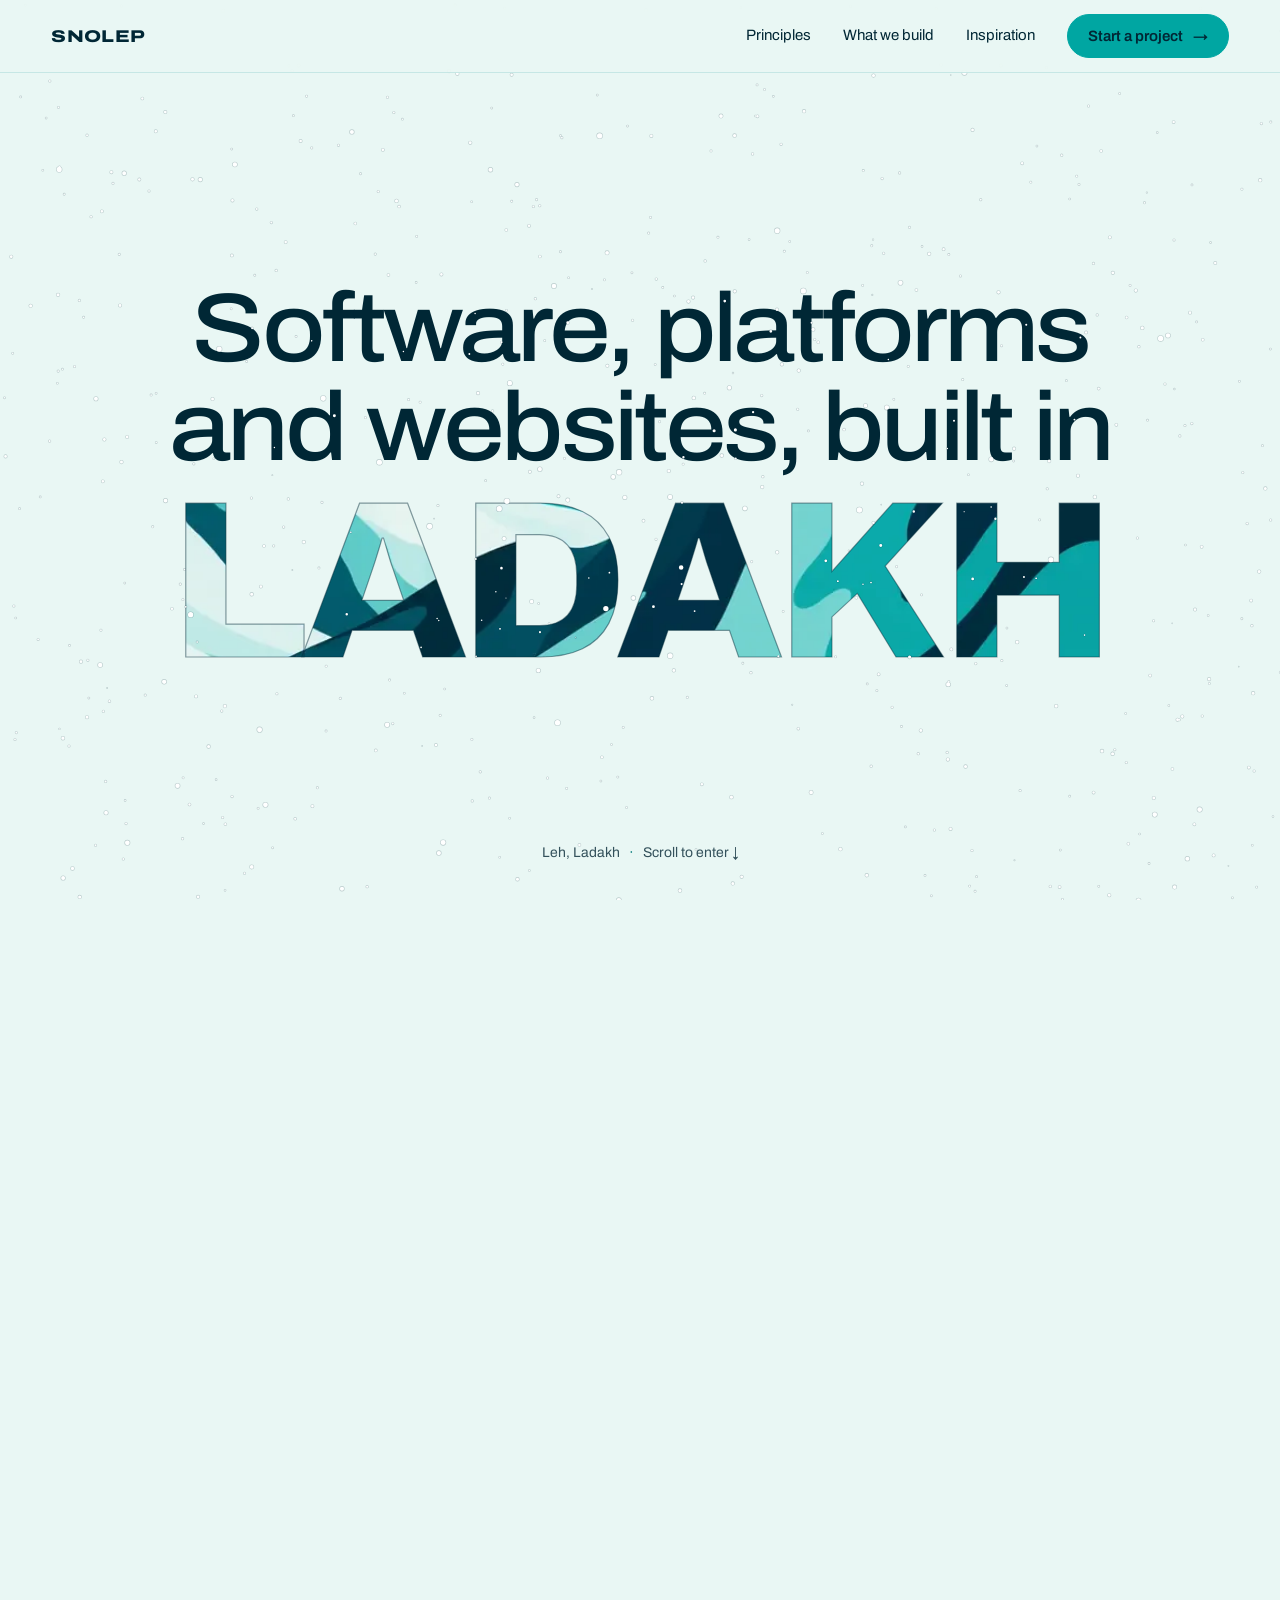
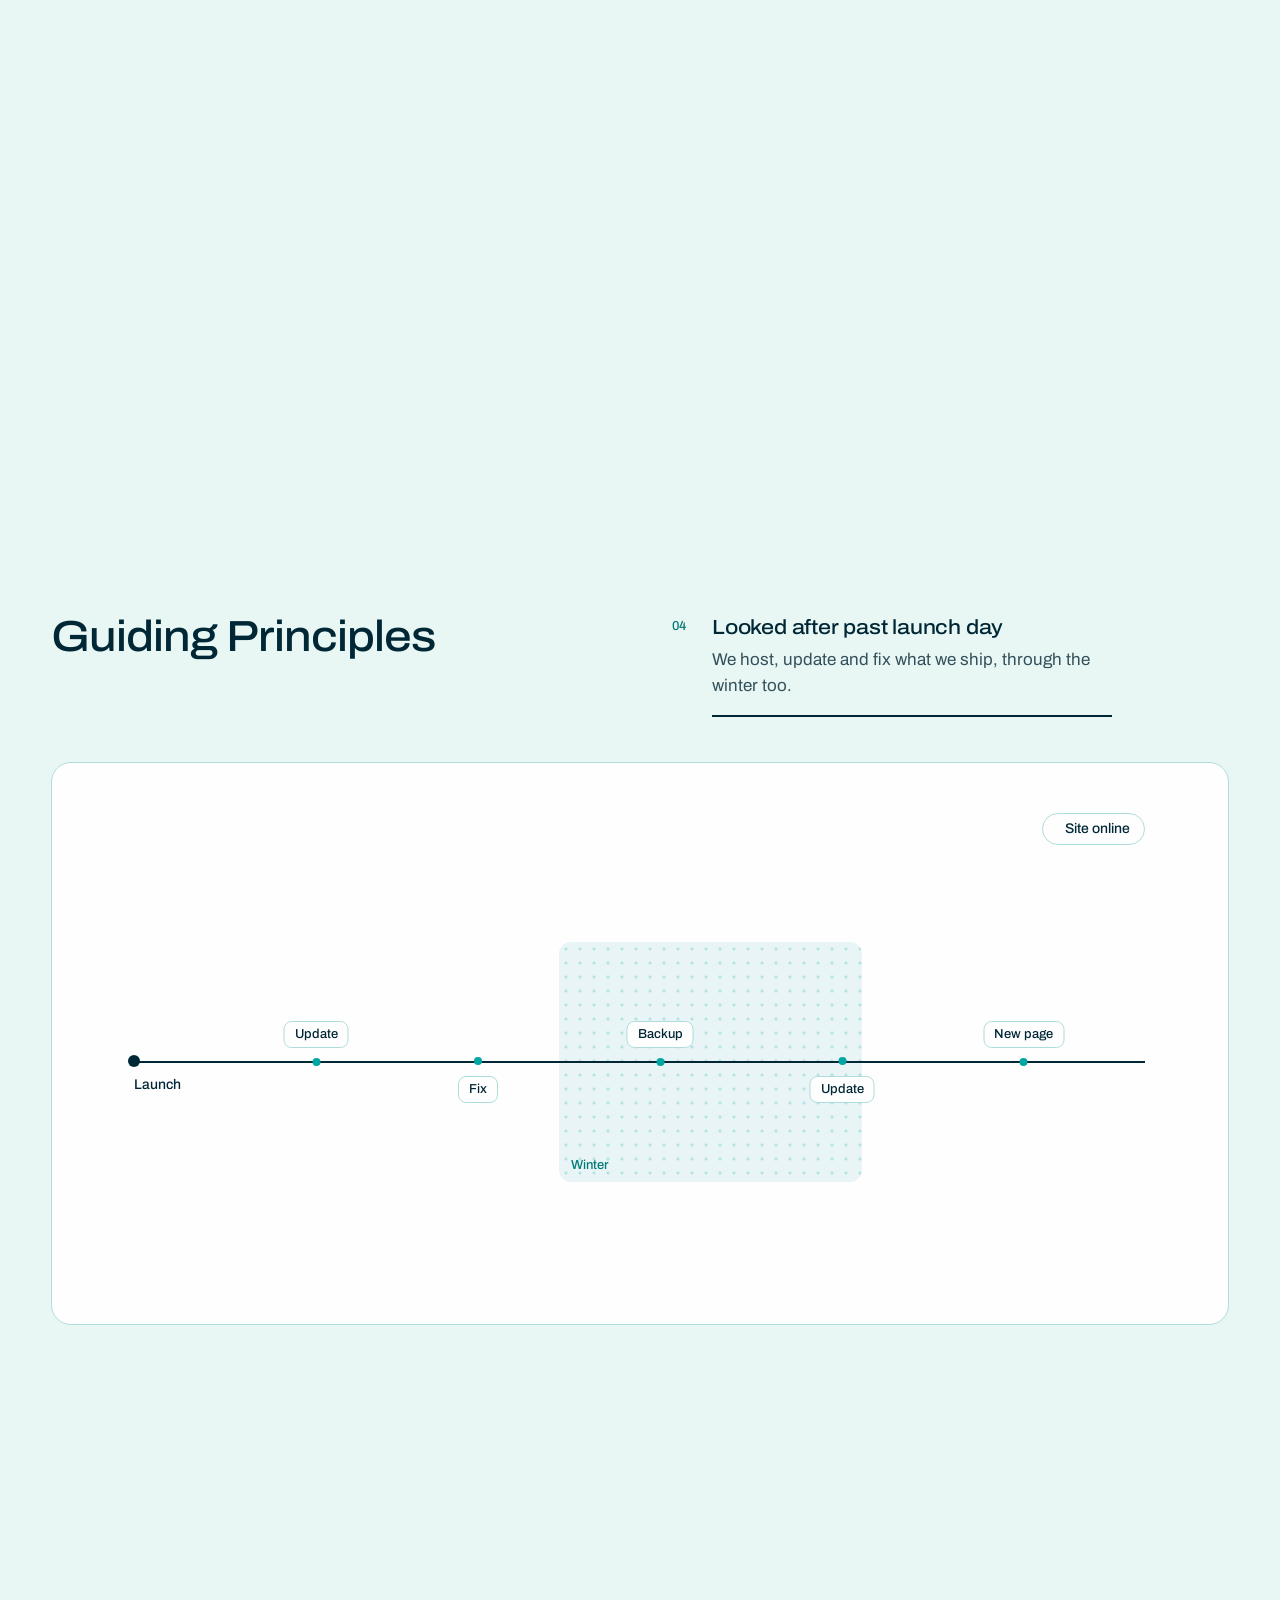
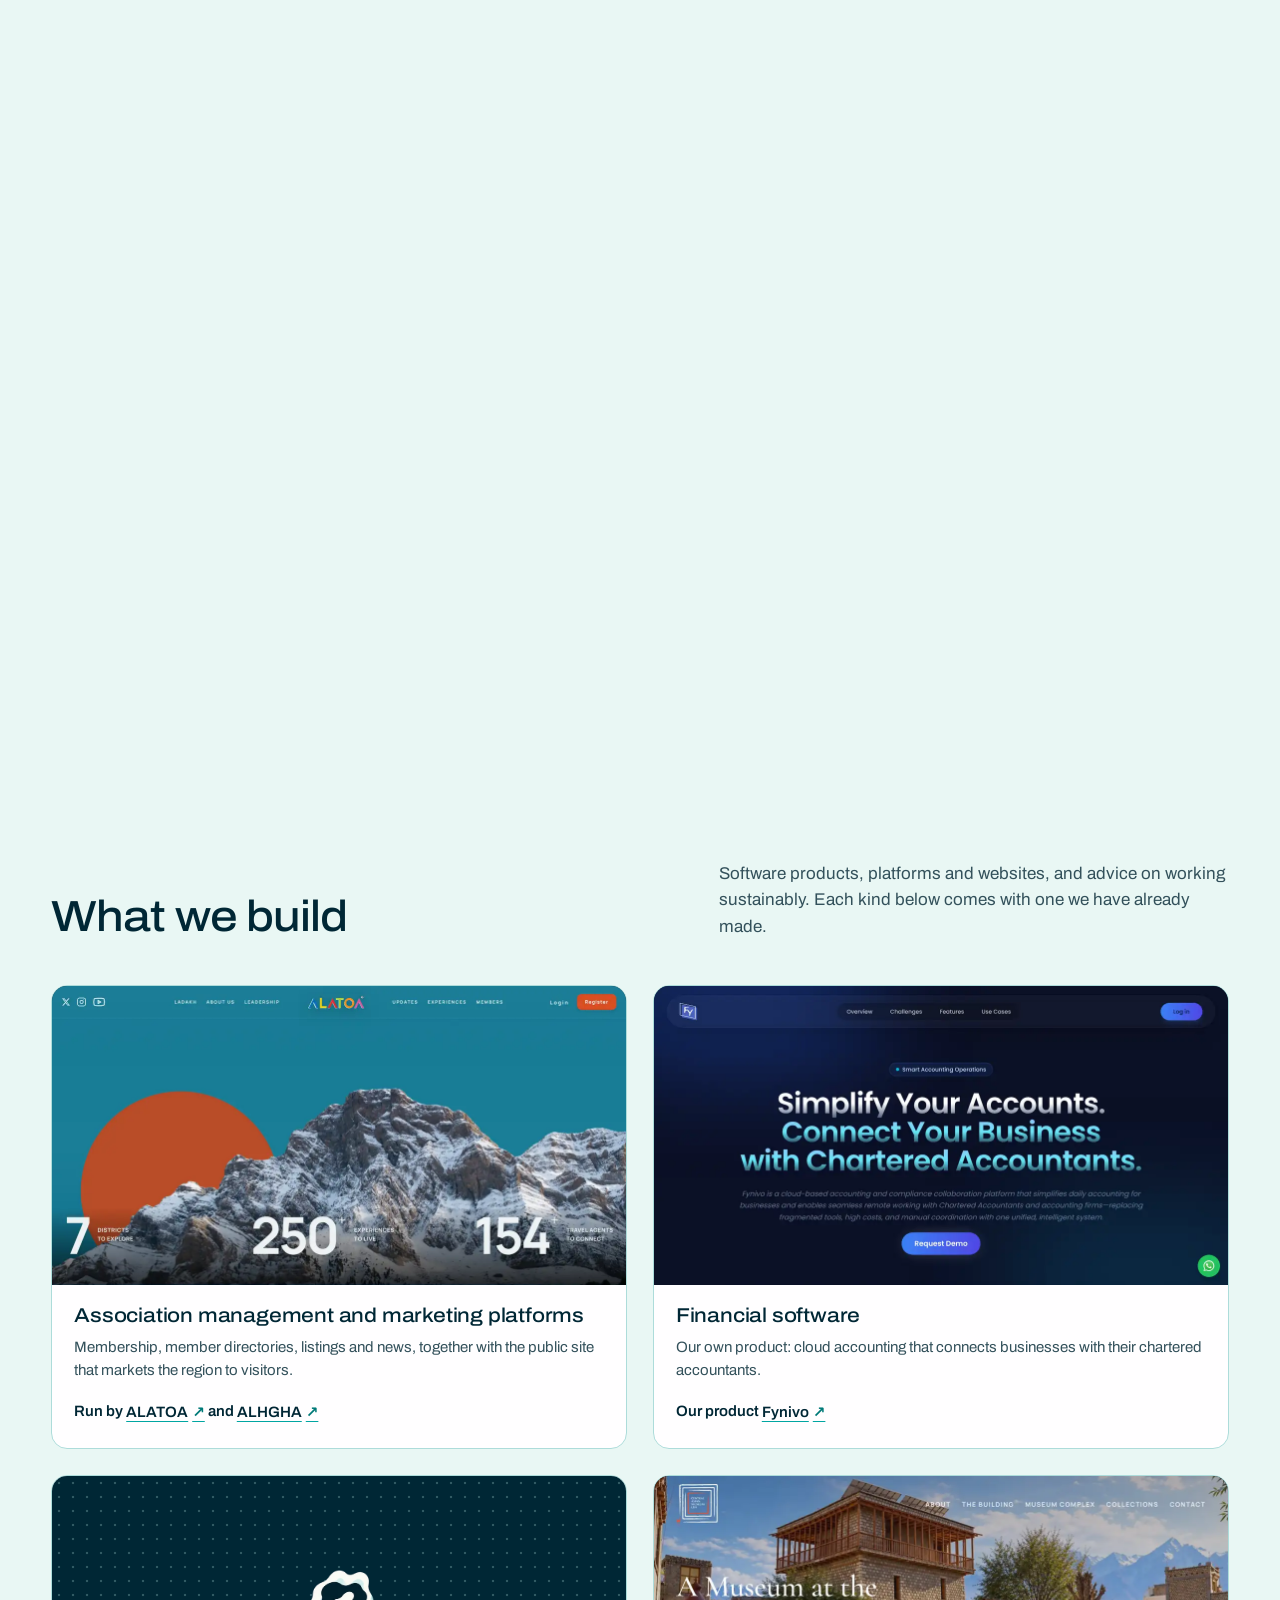
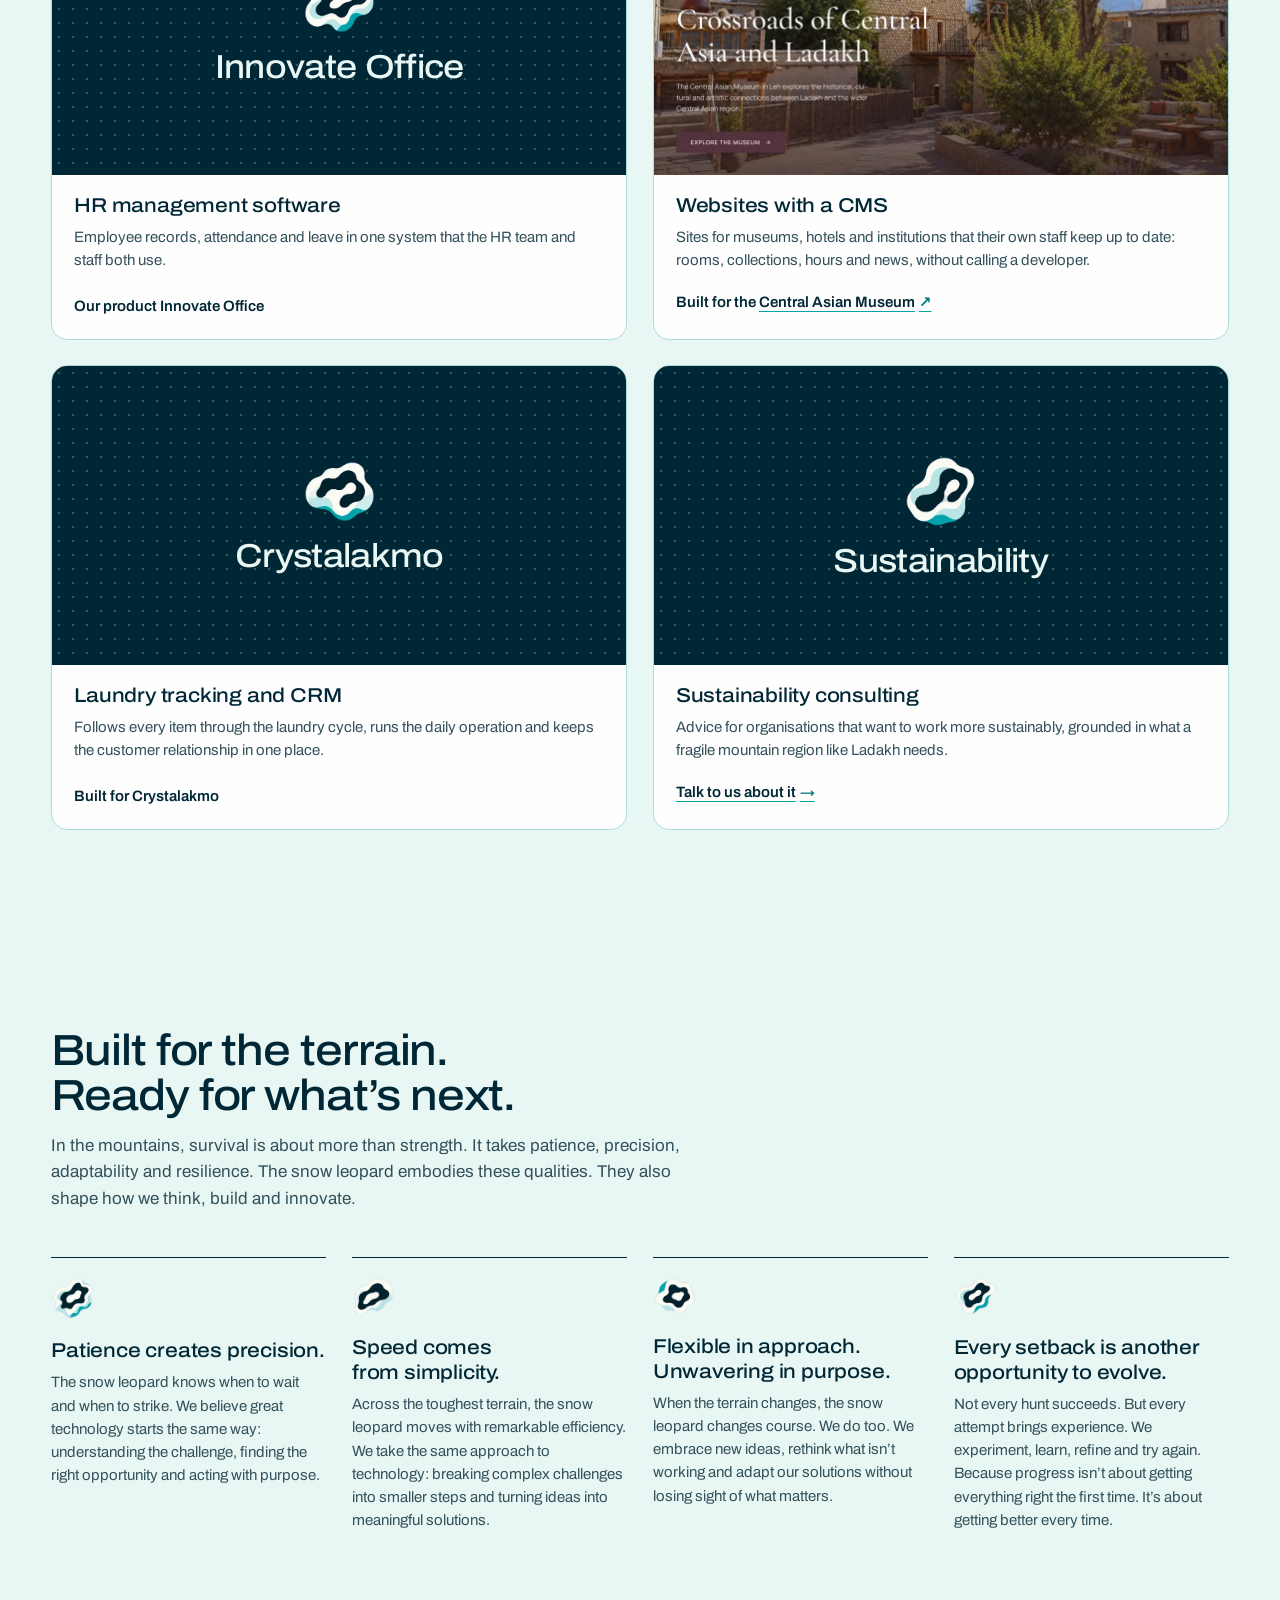
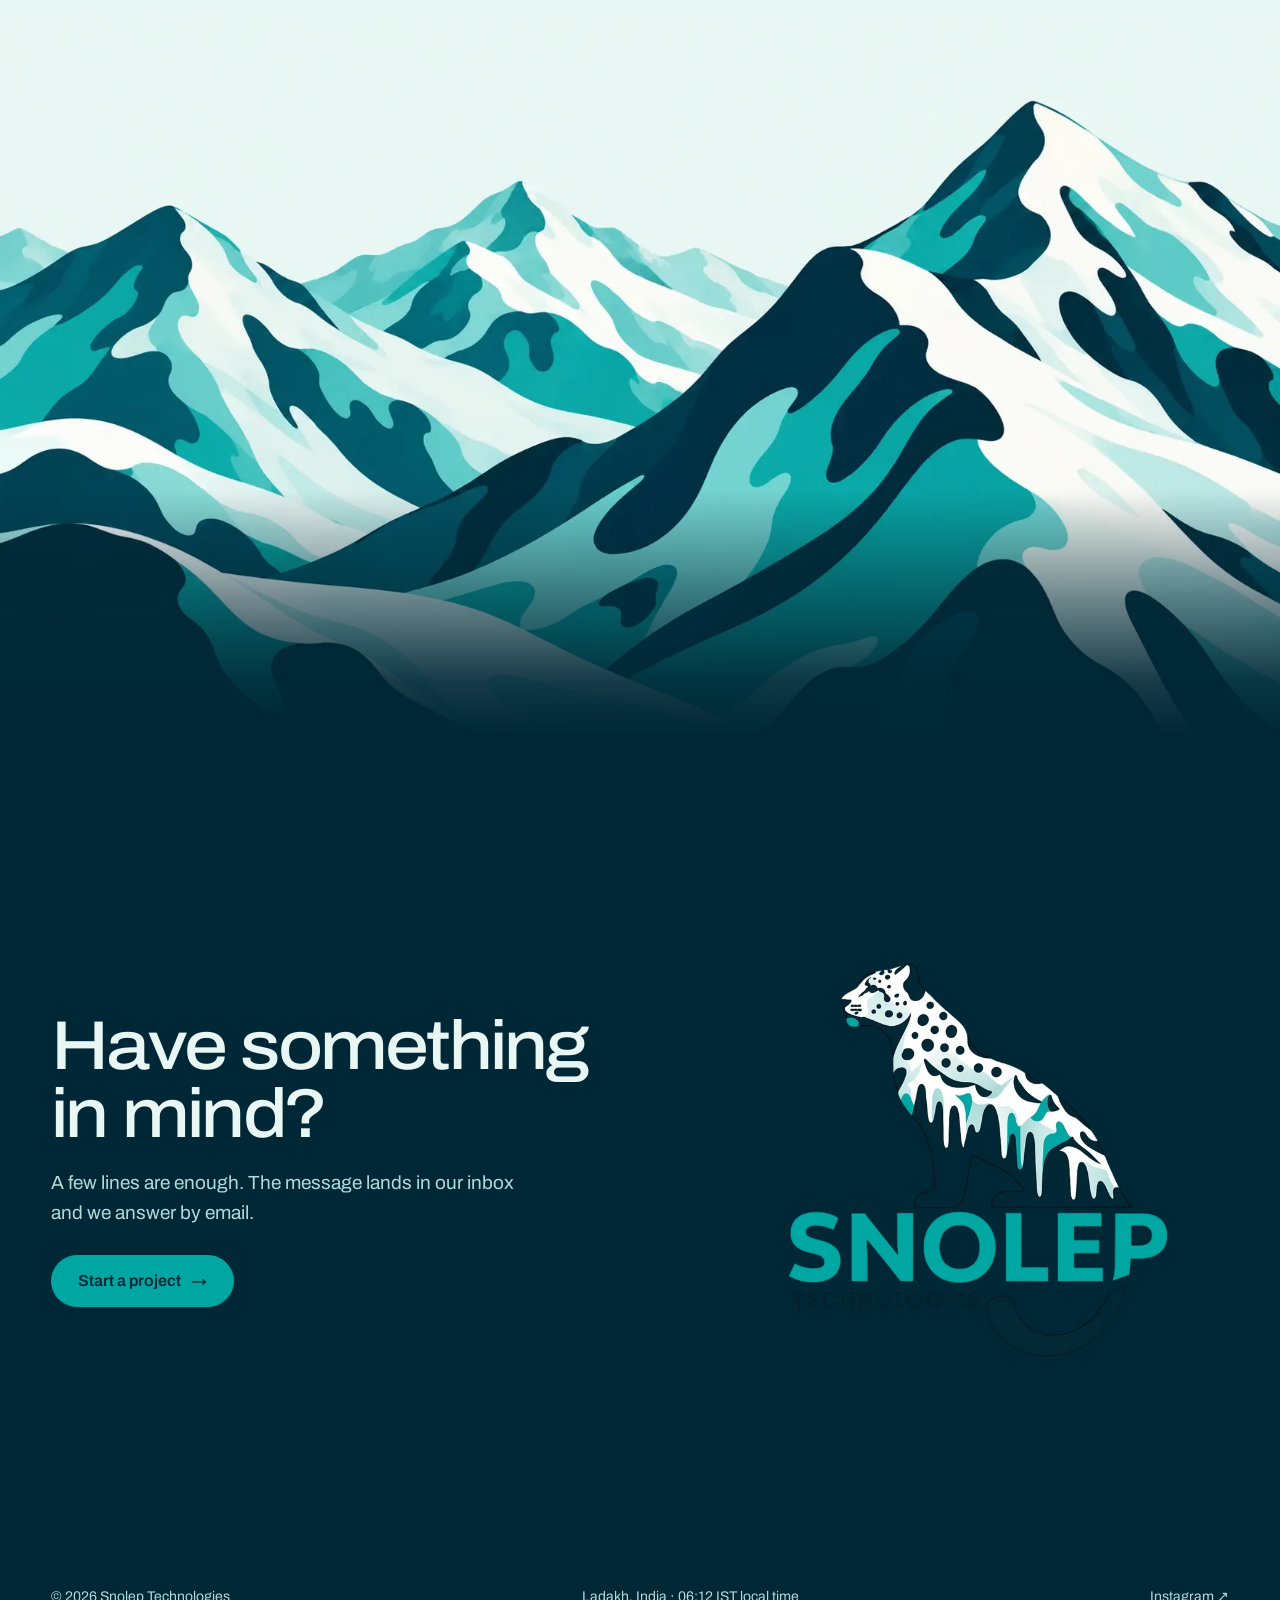
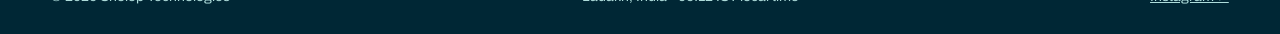
<file: site/index.html>
<!doctype html>
<html lang="en">
<head>
<meta charset="utf-8">
<meta name="viewport" content="width=device-width, initial-scale=1">
<title>Snolep Technologies | Websites and web platforms from Ladakh</title>
<meta name="description" content="Snolep Technologies builds software products, association platforms and websites from Ladakh, in the Indian Himalaya, and offers sustainability consulting.">
<meta property="og:title" content="Snolep Technologies">
<meta property="og:description" content="Websites, member platforms and web applications, built in Ladakh.">
<meta property="og:type" content="website">
<meta name="theme-color" content="#e9f7f4">
<link rel="icon" href="./img/icon.png">
<link rel="preconnect" href="https://fonts.googleapis.com">
<link rel="preconnect" href="https://fonts.gstatic.com" crossorigin>
<link href="https://fonts.googleapis.com/css2?family=Archivo:wdth,wght@100..125,400..800&display=swap" rel="stylesheet">
<link rel="preload" as="image" href="./img/snolep-leopard.webp">

<style>
  /* Snolep palette: navy type, mint page (the sky of the mountain drawing), teal for the one action. */
  :root {
    --navy: #002735;
    --teal: #00a6a2;
    --teal-ink: #007a78;      /* teal dark enough for small text on the mint */
    --aqua: #addcda;
    --mint: #e9f7f4;
    --white: #fffeff;
    --muted: #33515b;
    --display: "Archivo", "Arial Narrow", system-ui, sans-serif;
    --body: "Archivo", system-ui, -apple-system, "Segoe UI", Roboto, sans-serif;
    --mono: ui-monospace, "SF Mono", Menlo, Consolas, monospace;
    --rail: 248px;
    --pad: clamp(20px, 4vw, 56px);
    --ease: cubic-bezier(.2, .8, .2, 1);
  }
  *, *::before, *::after { box-sizing: border-box; margin: 0; padding: 0; }
  html { overflow-x: clip; scroll-padding-top: 20px; }
  body { background: var(--mint); color: var(--navy); font: 400 17px/1.55 var(--body); -webkit-font-smoothing: antialiased; }
  a { color: inherit; }
  img { display: block; max-width: 100%; }
  :focus-visible { outline: 2px solid var(--teal); outline-offset: 3px; border-radius: 4px; }
  .skip { position: fixed; left: 12px; top: -60px; z-index: 50; padding: 10px 16px; border-radius: 8px; background: var(--navy); color: var(--mint); }
  .skip:focus { top: 12px; }

  /* the one canvas that draws every dot; text and cards sit above it, section grounds below */
  .dots { position: fixed; inset: 0; width: 100vw; height: 100vh; z-index: 2; pointer-events: none; }
  .wrap { position: relative; z-index: 3; width: min(1240px, 100% - 2 * var(--pad)); margin-inline: auto; }
  .label { font: 500 13px/1.3 var(--body); color: var(--muted); }
  h1, h2, h3 { font-family: var(--display); font-stretch: 112%; letter-spacing: -.02em; text-wrap: balance; }
  h2 { font-size: clamp(32px, 3.4vw, 48px); line-height: 1.05; font-weight: 500; letter-spacing: -.025em; }
  h3 { font-weight: 500; letter-spacing: -.01em; }

  .btn { display: inline-flex; align-items: center; justify-content: center; gap: 10px; min-height: 52px; padding: 0 26px; border: 1.5px solid var(--navy); border-radius: 999px;
         font: 600 16px/1 var(--body); text-decoration: none; cursor: pointer; transition: transform .25s var(--ease), background .2s ease, color .2s ease, border-color .2s ease; }
  .btn.primary { background: var(--teal); border-color: var(--teal); color: var(--navy); }
  .btn.primary:hover { background: var(--navy); border-color: var(--navy); color: var(--mint); }
  .btn.ghost { background: transparent; color: var(--navy); }
  .btn.ghost:hover { background: var(--navy); color: var(--mint); }
  .btn:hover { transform: translateY(-2px); }
  .btn:active { transform: translateY(0) scale(.98); }
  .btn i { font-style: normal; transition: transform .25s var(--ease); }
  .btn:hover i { transform: translateX(3px); }

  /* header (narrow screens; wide screens have the rail) */
  .site-head { position: fixed; top: 0; left: 0; right: 0; z-index: 10; background: rgba(233, 247, 244, .86); backdrop-filter: blur(10px); border-bottom: 1px solid rgba(173, 220, 218, .6); }
  .site-head .wrap { display: flex; align-items: center; justify-content: space-between; height: 64px; }
  .brand { display: inline-flex; align-items: center; gap: 10px; font: 800 17px/1 var(--display); font-stretch: 125%; letter-spacing: .02em; text-decoration: none; }
  .menu-btn { display: inline-flex; align-items: center; gap: 10px; min-height: 44px; padding: 0 18px; border: 1px solid currentColor; border-radius: 999px;
              background: none; color: inherit; font: 500 12px/1 var(--mono); letter-spacing: .12em; text-transform: uppercase; cursor: pointer; }
  .site-head.on-dark { background: rgba(0, 39, 53, .86); border-color: rgba(173, 220, 218, .2); color: var(--mint); }
  .menu-btn b { font: 400 18px/10px var(--body); }

  /* the rail: a panel that stays put on the right on wide screens (the index, with where you are;
     the work; contact; the local time; let's talk). Under 1100px it slides in off the Menu button. */
  :root { --rail: 248px; }
  .rail { position: fixed; top: 0; right: 0; bottom: 0; width: var(--rail); z-index: 30; display: flex; flex-direction: column;
          padding: 26px 24px 20px; overflow-y: auto; overscroll-behavior: contain; background: var(--white); color: var(--navy);
          border-left: 1px solid var(--aqua); }
  .rail-brand { display: block; text-decoration: none; font: 900 21px/1 var(--display); font-stretch: 125%; letter-spacing: .02em; }
  .rail-brand small { display: block; margin-top: 6px; font: 500 9px/1 var(--mono); letter-spacing: .32em; color: var(--muted); }
  .rail-block { border-top: 1px solid var(--aqua); padding: 16px 0 18px; }
  .rail-brand + .rail-block, .rail-close + .rail-block { margin-top: 24px; }
  .rail-label { display: block; margin-bottom: 10px; font: 500 13px/1.2 var(--body); color: var(--muted); }
  .rail-index a { display: grid; grid-template-columns: 28px 1fr auto; align-items: baseline; padding: 8px 0; text-decoration: none;
                  font: 500 15px/1.2 var(--body); transition: color .25s ease; }
  .rail-index a span { font: 500 10px/1 var(--mono); color: var(--muted); transition: color .25s ease; }
  .rail-index a::after { content: ''; align-self: center; width: 6px; height: 6px; border-radius: 50%; background: var(--teal); opacity: 0; transform: scale(.3); transition: opacity .25s ease, transform .25s ease; }
  .rail-index a:hover, .rail-index a[aria-current="true"], .rail-index a[aria-current="true"] span { color: var(--teal-ink); }
  .rail-index a[aria-current="true"]::after { opacity: 1; transform: none; }
  .rail-links a { display: flex; justify-content: space-between; align-items: baseline; padding: 5px 0; font-size: 13px; text-decoration: none; transition: color .2s ease; }
  .rail-links a i { font: 500 11px/1 var(--mono); font-style: normal; color: var(--muted); transition: transform .25s ease, color .2s ease; }
  .rail-links a:hover, .rail-links a:hover i { color: var(--teal); }
  .rail-links a:hover i { transform: translate(2px, -2px); }
  .rail-mail { display: flex; align-items: center; gap: 8px; font-size: 14px; }
  .rail-mail a { text-decoration: none; }
  .rail-mail a:hover { color: var(--teal); }
  .copy { padding: 3px 6px; border: 1px solid var(--aqua); border-radius: 4px; background: none; color: var(--muted); font: 500 10px/1 var(--mono); cursor: pointer; }
  .copy:hover { color: var(--navy); border-color: var(--navy); }
  .rail-time { display: flex; justify-content: space-between; margin-top: 22px; font-size: 13px; color: var(--muted); }
  .rail-time time { font: 500 12px/1.4 var(--mono); color: var(--navy); }
  .rail-foot { margin-top: auto; padding-top: 24px; display: grid; justify-items: center; gap: 12px; }
  .rail-cta { width: 100%; display: flex; align-items: center; justify-content: space-between; padding: 6px 6px 6px 22px; border-radius: 999px;
              background: var(--teal); color: var(--navy); text-decoration: none; font: 600 15px/1 var(--body); transition: background .25s ease, color .25s ease; }
  .rail-cta i { width: 40px; height: 40px; display: grid; place-items: center; border-radius: 50%; background: var(--white); color: var(--navy);
                font: 600 16px/1 var(--body); font-style: normal; transition: transform .35s ease; }
  .rail-cta:hover { background: var(--navy); color: var(--mint); }
  .rail-cta:hover i { transform: translateX(3px); }
  .rail-top { padding: 4px; border: 0; background: none; color: var(--muted); font: 400 12px/1 var(--body); cursor: pointer; }
  .rail-top:hover { color: var(--navy); }
  .rail-close { display: none; }
  .rail-scrim { display: none; }
  @media (prefers-reduced-motion: no-preference) { html { scroll-behavior: smooth; } }
  .rail-links span.off { display: flex; justify-content: space-between; padding: 5px 0; font-size: 13px; }
  .rail-brand { font-weight: 800; }
  .rail-cta { min-height: 52px; }
  /* wide screens: one bar across the top (the name, the sections, the main action); the side panel
     is only the phone and tablet menu */
  .site-nav, .head-cta { display: none; }
  @media (min-width: 1100px) {
    html { scroll-padding-top: 64px; }
    .rail, .rail-scrim, .menu-btn { display: none; }
    .site-head .wrap { height: 72px; }
    .site-nav { display: flex; gap: 32px; margin-left: auto; margin-right: 32px; }
    .site-nav a { font-size: 15px; text-decoration: none; background: linear-gradient(currentColor, currentColor) 0 100% / 0 1px no-repeat;
                  padding: 6px 0; transition: background-size .3s var(--ease); }
    .site-nav a:hover { background-size: 100% 1px; }
    .head-cta { display: inline-flex; min-height: 44px; padding: 0 20px; font-size: 15px; }
  }
  @media (max-width: 1099px) {
    .rail { width: min(320px, 86vw); transform: translateX(100%); visibility: hidden; transition: transform .45s var(--ease), visibility 0s .45s; }
    .rail.open { transform: none; visibility: visible; box-shadow: -24px 0 60px rgba(0, 39, 53, .18); transition: transform .45s var(--ease); }
    .rail-close { display: grid; place-items: center; position: absolute; top: 14px; right: 14px; width: 44px; height: 44px; border: 1px solid var(--aqua);
                  border-radius: 50%; background: none; color: var(--navy); font: 400 20px/1 var(--body); cursor: pointer; }
    .rail-scrim { display: block; position: fixed; inset: 0; z-index: 29; background: rgba(0, 39, 53, .35); opacity: 0; pointer-events: none; transition: opacity .3s ease; }
    .rail-scrim.open { opacity: 1; pointer-events: auto; }
    .rail-index a, .rail-links a { padding-block: 12px; }
  }

  /* hero: what we do on the left, the logo on the right; its snow leopard is drawn by the dots */
  /* landing (shared) */
  .lp { position: relative; padding: 0; overflow: clip; }
  .lp-title { font-size: clamp(40px, 6.3vw, 104px); line-height: .96; font-weight: 500; letter-spacing: -.045em; }
  .lp-title em { font-style: normal; color: var(--teal-ink); }
  .lp-title .ln { display: block; overflow: hidden; padding-bottom: .08em; margin-bottom: -.08em; }
  .lp-title .ln > span { display: inline-block; }
  .lp .lede { max-width: 28em; font-size: clamp(16px, 1.2vw, 18px); color: var(--muted); }
  .lp .actions { display: flex; flex-wrap: wrap; gap: 12px; margin-top: 24px; }
  .built-for { display: flex; flex-wrap: wrap; align-items: baseline; gap: 8px 32px; }
  .built-for ul { display: contents; list-style: none; }
  .built-for li { font: 600 15px/1.2 var(--display); font-stretch: 112%; }
  @keyframes lineUp { to { transform: none; } }
  @keyframes rise { to { opacity: 1; transform: none; } }
  @media (prefers-reduced-motion: no-preference) {
    .lp-title .ln > span { transform: translateY(105%); animation: lineUp 1s var(--ease) forwards; }
    .lp-title .ln:nth-child(2) > span { animation-delay: .09s; } .lp-title .ln:nth-child(3) > span { animation-delay: .18s; } .lp-title .ln:nth-child(4) > span { animation-delay: .27s; }
    .lp .later { opacity: 0; transform: translateY(14px); animation: rise .9s var(--ease) .5s forwards; }
  }
  /* 3 ladakh in letters: the headline ends in LADAKH set huge, the mountains showing through it; the
     scroll zooms through the D into the painting, and the rest of the landing settles over it */
  .lp3 { height: 230vh; height: 230svh; }
  .lp3-stage { position: sticky; top: 0; height: 100vh; height: 100svh; overflow: hidden; }
  .lp3-pic { position: absolute; inset: 0; width: 100%; height: 100%; object-fit: cover; transform: scale(calc(1.12 - var(--p, 0) * .12)); }
  .lp3-mask { position: absolute; inset: 0; width: 100%; height: 100%; opacity: var(--mo, 1); }
  #lp3word { font-family: Archivo, sans-serif; font-weight: 800; font-stretch: 100%; letter-spacing: -.035em; }
  .lp3-copy { position: relative; z-index: 2; height: 100%; padding-top: 72px; display: flex; flex-direction: column; justify-content: center; }
  .lp3-block { padding-bottom: 4vh; }
  .lp3-slot { height: var(--wh, 160px); margin-top: var(--wg, 24px); }
  .lp3-edge { fill: none; stroke: var(--navy); stroke-width: 1.2; opacity: calc(.45 * var(--eo, 1)); }
  .lp3-hint { position: absolute; left: 0; right: 0; text-align: center; bottom: clamp(20px, 4vh, 36px); font-size: 14px; color: var(--muted); opacity: var(--po, 1); }
  .lp3-hint span { margin: 0 6px; color: var(--teal-ink); }
  .lp3-pre { display: block; font-size: clamp(30px, min(7.6vw, 12vh), 116px); line-height: 1.02; font-weight: 500; letter-spacing: -.04em; opacity: var(--po, 1); }
  .lp3-pre .l { display: block; white-space: nowrap; }
  .lp3-block { text-align: center; }
  .sr { position: absolute; width: 1px; height: 1px; overflow: hidden; clip: rect(0 0 0 0); }
  .lp3-after { position: absolute; left: 0; bottom: clamp(32px, 7vh, 72px); max-width: 560px; padding: 24px 28px; border-radius: 16px; background: rgba(233, 247, 244, .9); backdrop-filter: blur(6px);
               opacity: var(--ao, 0); transform: translateY(calc((1 - var(--ao, 0)) * 24px)); }
  .lp3-after .lede { color: var(--navy); margin-top: 10px; }
  .lp3-t { font: 500 clamp(26px, 2.4vw, 36px)/1.05 var(--display); letter-spacing: -.03em; }
  .lp3-t em { font-style: normal; color: var(--teal-ink); }
  @media (max-width: 640px) { .lp3-pre { font-size: 26px; } .lp3-pre .l { display: inline; white-space: normal; } .lp3-after { right: 0; } }

  section { padding: clamp(72px, 11vh, 128px) 0; }
  .head { display: flex; flex-wrap: wrap; align-items: end; justify-content: space-between; gap: 16px 48px; margin-bottom: clamp(28px, 5vh, 52px); }
  .head p { max-width: 30em; color: var(--muted); }

  /* what we build: each kind of work with the one we made; the screenshots are whole pages that
     scroll through their frame on hover */
  .work-grid { display: grid; grid-template-columns: repeat(2, minmax(0, 1fr)); gap: clamp(16px, 2vw, 28px); }
  .card { display: flex; flex-direction: column; background: var(--white); border: 1px solid var(--aqua); border-radius: 16px; overflow: hidden;
          transition: box-shadow .35s var(--ease), border-color .2s ease; }
  .card:hover { box-shadow: 0 18px 40px -18px rgba(0, 39, 53, .35); border-color: var(--navy); }
  .card .shot { position: relative; aspect-ratio: 1152 / 600; overflow: hidden; background: var(--navy); }
  .card .shot img { position: absolute; left: 0; top: 0; width: 100%; height: auto; transition: top .7s var(--ease), transform .7s var(--ease); }
  @media (hover: hover) and (prefers-reduced-motion: no-preference) {
    .card:hover .shot img, .card:focus-within .shot img { top: 100%; transform: translateY(-100%); transition-duration: 7s; transition-timing-function: cubic-bezier(.4, 0, .6, 1); }
  }
  .card .meta { flex: 1; display: flex; flex-direction: column; gap: 8px; padding: 18px 22px 20px; }
  .card h3 { font-size: 20px; line-height: 1.25; }
  .card .meta p { font-size: 15px; color: var(--muted); }
  .card .meta p.eg { margin-top: auto; padding-top: 6px; color: var(--navy); font-weight: 600; }
  .card .eg a { display: inline-flex; align-items: center; gap: 4px; min-height: 32px; text-decoration-color: var(--teal); text-underline-offset: 4px; }
  .card .eg a i { font-style: normal; color: var(--teal-ink); transition: transform .25s var(--ease); }
  .card .eg a:hover { color: var(--teal-ink); }
  .card .eg a:hover i { transform: translate(2px, -2px); }
  .card .plate { display: grid; place-items: center; text-align: center; padding: 8%; color: var(--mint);
                 background: radial-gradient(circle, rgba(173, 220, 218, .28) 1.2px, transparent 1.6px) 0 0 / 14px 14px, var(--navy); }
  .card .plate b { font: 500 clamp(22px, 2.6vw, 36px)/1.05 var(--display); font-stretch: 112%; letter-spacing: -.02em; }
  .card.wide { grid-column: 1 / -1; display: grid; grid-template-columns: minmax(0, 1fr) minmax(0, 1fr); }
  .card.wide .shot { aspect-ratio: auto; min-height: 260px; }
  .card.wide .meta { justify-content: center; padding: clamp(22px, 3vw, 40px); }
  .card.wide .meta p.eg { margin-top: 8px; }

  /* values and standards. Static (phones, tablets, short screens, reduced motion, no script): a peak
     beside four rows. Live (desktop): the section is tall, its stage stays on screen, and the four
     standards play one after another, each animation scrubbed by the scroll. */
  .values > .wrap { display: grid; grid-template-columns: minmax(0, .8fr) minmax(0, 1.2fr); gap: clamp(28px, 5vw, 88px); align-items: center; }
  .values-pic { width: 100%; height: auto; border-radius: 16px; }
  .values .sub { margin-top: 14px; max-width: 30em; color: var(--muted); }
  .std { list-style: none; margin-top: clamp(24px, 4vh, 40px); border-top: 1px solid var(--navy); }
  .std li { display: grid; grid-template-columns: minmax(0, .9fr) minmax(0, 1.1fr); gap: 6px 28px; align-items: baseline; padding: 20px 0 22px; border-bottom: 1px solid var(--aqua); }
  .std h3 { font-size: clamp(19px, 1.6vw, 22px); line-height: 1.25; }
  .std p { color: var(--muted); }
  .values.is-live { height: calc(100vh + 4 * 72vh); height: calc(100svh + 4 * 72svh); padding: 0; }
  .values.is-live > .wrap { display: none; }
  .values.is-live .v-stage { display: block; position: sticky; top: 0; height: 100vh; height: 100svh; overflow: clip; }
  .v-grid { height: 100%; display: grid; grid-template-columns: minmax(0, 1fr) minmax(0, 1fr); grid-template-rows: auto 1fr;
            column-gap: clamp(28px, 5vw, 80px); row-gap: clamp(28px, 5vh, 52px); padding-top: calc(72px + clamp(36px, 8vh, 88px)); }
  .v-title { align-self: start; }
  /* only the current principle shows; the next one takes its place as the scroll moves on */
  .v-steps { list-style: none; display: grid; align-self: start; max-width: 440px; }
  .v-step { grid-area: 1 / 1; display: grid; grid-template-columns: 40px 1fr; column-gap: 0; opacity: 0; transform: translateY(10px);
            transition: opacity .35s ease, transform .5s var(--ease); pointer-events: none; }
  .v-step.is-on { opacity: 1; transform: none; pointer-events: auto; }
  .v-n { grid-row: span 3; font: 500 13px/1.9 var(--body); color: var(--teal-ink); }
  .v-step h3 { font-size: clamp(19px, 1.6vw, 22px); line-height: 1.3; }
  .v-step p { margin-top: 6px; color: var(--muted); }
  .v-bar { grid-column: 2; height: 2px; margin-top: 16px; background: var(--aqua); }
  .v-bar i { display: block; height: 100%; background: var(--navy); transform: scaleX(var(--q, 0)); transform-origin: left; }
  .v-frame { grid-column: 1 / -1; align-self: stretch; margin-bottom: clamp(24px, 5vh, 48px); position: relative; border: 1px solid var(--aqua); border-radius: 20px;
             background: var(--white); overflow: hidden; container-type: size; }
  .v-scene { position: absolute; inset: 0; opacity: 0; transition: opacity .45s ease; }
  .v-scene.is-on { opacity: 1; }
  /* 1 thin signal: a window on one bar of signal; text resolves and the picture sharpens as it loads */
  .s1-win { position: absolute; inset: 9% 10%; border: 1px solid var(--aqua); border-radius: 12px; background: var(--mint); overflow: hidden; display: flex; flex-direction: column; }
  .s1-top { display: flex; align-items: center; gap: 4%; padding: 3% 4%; background: var(--white); border-bottom: 1px solid var(--aqua); }
  .s1-sig { display: inline-flex; align-items: flex-end; gap: 3px; height: 14px; }
  .s1-sig i { width: 4px; border-radius: 1px; background: var(--aqua); }
  .s1-sig i:nth-child(1) { height: 25%; } .s1-sig i:nth-child(2) { height: 50%; } .s1-sig i:nth-child(3) { height: 75%; } .s1-sig i:nth-child(4) { height: 100%; }
  .s1-sig i.on { background: var(--navy); }
  .s1-url { flex: 1; height: 14px; border-radius: 7px; background: var(--mint); }
  .s1-ok { font: 500 13px/1 var(--body); color: var(--teal-ink); opacity: var(--ok, 0); }
  .s1-load { height: 2px; background: transparent; }
  .s1-load i { display: block; height: 100%; background: var(--teal); transform: scaleX(var(--load, 0)); transform-origin: left; }
  .s1-body { flex: 1; min-height: 0; display: flex; flex-direction: column; gap: 2.2cqh; padding: 4.5cqh 7%; }
  .s1-b, .s1-t { display: block; border-radius: 4px; background: color-mix(in srgb, var(--navy) calc(var(--r, 0) * 100%), #d3e9e6); }
  .s1-b { flex: none; height: 5.2cqh; }
  .s1-t { flex: none; height: 1.9cqh; background: color-mix(in srgb, var(--muted) calc(var(--r, 0) * 100%), #d3e9e6); }
  .s1-pic { display: block; flex: 1; min-height: 0; margin: .6cqh 0; border-radius: 8px; background: #cfe6e3 url(./img/peak.webp) 50% 30% / cover; filter: blur(calc((1 - var(--r, 0)) * 14px)) saturate(calc(.3 + var(--r, 0) * .7)); opacity: calc(.45 + var(--r, 0) * .55); }
  /* 2 phone first: one layout, widened from phone to desktop, its blocks reflowing */
  .s2-dev { position: absolute; left: 50%; top: 46%; transform: translate(-50%, -50%); border: 2px solid var(--navy); background: var(--mint); overflow: hidden; }
  .s2-dev b { position: absolute; border-radius: 4px; }
  .s2-dev b[data-b="nav"] { background: var(--white); border: 1px solid var(--aqua); }
  .s2-dev b[data-b="h1"], .s2-dev b[data-b="h2"] { background: var(--navy); }
  .s2-dev b[data-b="btn"] { background: var(--teal); border-radius: 99px; }
  .s2-dev b[data-b="img"] { background: #cfe6e3 url(./img/peak.webp) 50% 30% / cover; border-radius: 6px; }
  .s2-dev b[data-b^="c"] { background: var(--white); border: 1px solid var(--aqua); }
  .s2-w { position: absolute; left: 50%; bottom: 5%; transform: translateX(-50%); font: 500 13px/1 var(--body); color: var(--muted); }
  /* 3 secure and always up: the lock, the checks ticked one by one, thirty days of uptime filling in */
  .s3 { position: absolute; top: 10%; bottom: 10%; left: 50%; width: min(640px, 84%); transform: translateX(-50%); display: flex; flex-direction: column; justify-content: center; gap: clamp(20px, 6cqh, 44px); }
  .s3-url { display: flex; align-items: center; gap: 10px; padding: 12px 16px; border: 1px solid var(--aqua); border-radius: 99px; background: var(--mint); font: 500 15px/1 var(--mono); }
  .s3-url svg { width: 18px; height: 18px; fill: none; stroke: var(--teal-ink); stroke-width: 1.6; opacity: var(--a, 0); transform: scale(calc(.6 + var(--a, 0) * .4)); }
  .s3-url span { color: var(--teal-ink); opacity: var(--a, 0); }
  .s3-url i { flex: 1; height: 10px; border-radius: 5px; background: #d3e9e6; }
  .s3-checks { list-style: none; display: grid; grid-template-columns: 1fr 1fr; gap: 10px 24px; }
  .s3-checks li { display: flex; align-items: center; gap: 10px; font-size: clamp(14px, 3cqw, 17px); opacity: calc(.35 + var(--a, 0) * .65); }
  .s3-checks li::before { content: '✓'; display: inline-grid; place-items: center; width: 24px; height: 24px; border-radius: 50%; font-size: 13px;
                          background: color-mix(in srgb, var(--teal) calc(var(--a, 0) * 100%), #e3f1ef); color: color-mix(in srgb, var(--navy) calc(var(--a, 0) * 100%), transparent); }
  .s3-up p { display: flex; justify-content: space-between; margin-bottom: 10px; font-size: 14px; color: var(--muted); }
  .s3-up b { font-weight: 500; color: var(--teal-ink); opacity: var(--ok, 0); }
  .s3-days { display: grid; grid-template-columns: repeat(30, 1fr); gap: 4px; height: 40px; }
  .s3-days i { border-radius: 3px; background: color-mix(in srgb, var(--teal) calc(var(--a, 0) * 100%), #e3f1ef); }
  /* 4 looked after: a year on a line from launch, through the winter, with the work done on it */
  .s4 { position: absolute; inset: 9% 7%; }
  .s4-status { position: absolute; top: 0; right: 0; display: flex; align-items: center; gap: 8px; padding: 8px 14px; border: 1px solid var(--aqua); border-radius: 99px; font: 500 14px/1 var(--body); }
  .s4-track { position: absolute; left: 0; right: 0; top: 54%; height: 0; }
  .s4-winter { position: absolute; left: 42%; width: 30%; top: -120px; height: 240px; border-radius: 12px;
               background: radial-gradient(circle, rgba(0, 166, 162, .22) 1.3px, transparent 1.8px) 0 0 / 14px 14px, rgba(173, 220, 218, .28); opacity: var(--w, 0); }
  .s4-winter em { position: absolute; left: 12px; bottom: 10px; font: 500 13px/1 var(--body); font-style: normal; color: var(--teal-ink); }
  .s4-rail, .s4-line { position: absolute; left: 0; right: 0; top: -1px; height: 2px; background: var(--aqua); }
  .s4-line { background: var(--navy); transform: scaleX(var(--line, 0)); transform-origin: left; }
  .s4-pin { position: absolute; left: 0; top: 16px; font: 500 14px/1 var(--body); }
  .s4-pin::before { content: ''; position: absolute; left: 0; top: -23px; width: 12px; height: 12px; margin-left: -6px; border-radius: 50%; background: var(--navy); }
  .s4-ev { position: absolute; left: calc(var(--x) * 100%); top: 14px; transform: translateX(-50%) translateY(calc((1 - var(--a, 0)) * 8px)); opacity: var(--a, 0);
           padding: 6px 10px; border-radius: 8px; background: var(--white); border: 1px solid var(--aqua); font: 500 13px/1 var(--body); white-space: nowrap; }
  .s4-ev.up { top: auto; bottom: 14px; transform: translateX(-50%) translateY(calc((1 - var(--a, 0)) * -8px)); }
  .s4-ev::before { content: ''; position: absolute; left: 50%; top: -20px; width: 8px; height: 8px; margin-left: -4px; border-radius: 50%; background: var(--teal); }
  .s4-ev.up::before { top: auto; bottom: -19px; }

  /* inspiration: the snow leopard's four habits, over the mountain */
  .traits { list-style: none; display: grid; grid-template-columns: repeat(4, minmax(0, 1fr)); gap: clamp(16px, 2vw, 28px); margin-top: clamp(28px, 5vh, 48px); }
  .traits li { padding-top: 18px; border-top: 1px solid var(--navy); }
  .traits .n { display: inline-grid; place-items: center; width: 26px; height: 26px; margin-bottom: 12px; border: 1px solid var(--navy); border-radius: 50%;
               font: 500 13px/1 var(--body); background: var(--navy); color: var(--mint); }
  .traits h3 { font-size: 20px; line-height: 1.25; }
  .traits p { margin-top: 8px; font-size: 15px; color: var(--muted); }

  /* the range */
  .roots { padding-bottom: 0; }
  .roots .text { max-width: 640px; }
  .roots .text p { margin-top: 14px; color: var(--muted); }
  .range { position: relative; z-index: 1; margin-top: clamp(40px, 9vh, 96px); overflow: hidden; }
  .range-in { position: relative; aspect-ratio: 1672 / 941; }
  .range-in > img { width: 100%; height: 100%; }
  .range-fade { position: absolute; left: 0; right: 0; bottom: -1px; height: 34%; background: linear-gradient(rgba(0, 39, 53, 0), rgba(0, 39, 53, .55) 45%, rgba(0, 39, 53, .9) 78%, var(--navy)); }

  /* the close: a short brief, then the name in dots */
  .finale { background: var(--navy); color: var(--mint); padding: clamp(64px, 10vh, 112px) 0 0; min-height: 100vh; display: flex; flex-direction: column; }
  .contact { display: grid; grid-template-columns: minmax(0, .9fr) minmax(0, 1.1fr); gap: clamp(28px, 5vw, 88px); align-items: start; }
  .contact .say p { margin-top: 20px; max-width: 24em; color: var(--aqua); }
  .contact .say a.ig { display: inline-flex; align-items: center; min-height: 44px; margin-top: 14px; font-weight: 600; text-decoration-color: var(--teal); text-underline-offset: 5px; }
  .contact .say a.ig:hover { color: var(--aqua); }
  form.brief { display: grid; gap: 18px; padding: clamp(20px, 2.4vw, 32px); border: 1px solid rgba(173, 220, 218, .28); border-radius: 16px; background: #04303f; }
  .brief legend, .brief label { display: block; margin-bottom: 8px; font: 500 14px/1.3 var(--body); color: var(--aqua); }
  .brief fieldset { border: 0; }
  .chips { display: flex; flex-wrap: wrap; gap: 8px; }
  .chips label { margin: 0; font: 500 15px/1 var(--body); color: var(--mint); cursor: pointer; }
  .chips input { position: absolute; opacity: 0; }
  .chips span { display: inline-flex; align-items: center; min-height: 44px; padding: 0 16px; border: 1px solid rgba(173, 220, 218, .4); border-radius: 999px; transition: background .2s ease, color .2s ease, border-color .2s ease; }
  .chips label:hover span { border-color: var(--mint); }
  .chips input:checked + span { background: var(--mint); border-color: var(--mint); color: var(--navy); }
  .chips input:focus-visible + span { outline: 2px solid var(--teal); outline-offset: 3px; }
  .brief .pair { display: grid; grid-template-columns: 1fr 1fr; gap: 18px; }
  .brief input[type=text], .brief input[type=email], .brief textarea { width: 100%; padding: 13px 14px; border: 1px solid rgba(173, 220, 218, .4); border-radius: 10px; background: transparent; color: var(--mint); font: 400 16px/1.45 var(--body); }
  .brief textarea { min-height: 96px; resize: vertical; }
  .brief ::placeholder { color: rgba(173, 220, 218, .6); }
  .brief .send { display: flex; flex-wrap: wrap; align-items: center; gap: 12px 18px; }
  .brief .btn { background: var(--teal); border-color: var(--teal); color: var(--navy); }
  .brief .btn:disabled { opacity: .6; cursor: default; }
  .brief .btn:hover { background: var(--mint); border-color: var(--mint); }
  .brief .status { flex: 1 1 14em; font-size: 14px; line-height: 1.4; color: var(--aqua); }
  .name { position: relative; z-index: 3; width: min(1240px, 100% - 2 * var(--pad)); margin: auto auto 0; padding-top: clamp(40px, 8vh, 88px); }
  #wordmark { width: 100%; height: 90px; }
  .foot { position: relative; z-index: 3; width: min(1240px, 100% - 2 * var(--pad)); margin: 0 auto; padding: 22px 0 26px; display: flex; flex-wrap: wrap; justify-content: space-between; gap: 6px 24px; font-size: 14px; color: var(--aqua); }
  .foot a { display: inline-flex; align-items: center; min-height: 44px; margin-block: -12px; }

  /* the cursor (fine pointers): a ring that fills with how far down the page you are; over the
     contact section it becomes a "Work with us" bubble that smears behind itself as it moves */
  .cursor, .cursor-ghost { position: fixed; left: 0; top: 0; z-index: 40; pointer-events: none; }
  .cursor { width: 44px; height: 44px; margin: -22px 0 0 -22px; color: var(--navy); display: none;
            transform: translate3d(var(--x, -100px), var(--y, -100px), 0); }
  .cursor.on-dark { color: var(--aqua); }
  .cursor svg { position: absolute; inset: 0; width: 100%; height: 100%; transform: rotate(-90deg); overflow: visible; transition: opacity .25s ease, transform .35s ease; }
  .cursor circle { fill: none; stroke: currentColor; }
  .cursor .track { stroke-width: 1; opacity: .25; }
  .cursor .progress { stroke-width: 1.8; stroke-dasharray: 1 1; stroke-dashoffset: var(--left, 1); stroke: var(--teal); }
  .cursor .disc, .cursor-ghost { width: 96px; height: 96px; border-radius: 50%; background: var(--teal); }
  .cursor .disc { position: absolute; left: 50%; top: 50%; margin: -48px 0 0 -48px; display: grid; place-items: center; color: var(--navy);
                  font: 500 14px/1.1 var(--body); text-align: center;
                  transform: rotate(var(--angle, 0deg)) scale(calc(var(--s, 0) * var(--stretch, 1)), calc(var(--s, 0) / var(--stretch, 1))); }
  .cursor .disc span { transform: rotate(calc(-1 * var(--angle, 0deg))); display: block; }
  .cursor.is-link svg { opacity: 0; transform: rotate(-90deg) scale(.6); }
  .cursor-ghost { margin: -48px 0 0 -48px; opacity: 0; will-change: transform, opacity; }
  @media (pointer: fine) { .cursor { display: block; } }
  @media (pointer: fine) and (min-width: 901px) { .contact.is-target, .contact.is-target a, .contact.is-target button { cursor: none; } }

  /* on a desktop the form opens in a panel from the contact section; on a phone it stays in place */
  .open-brief { display: none; margin-top: 28px; background: var(--teal); border-color: var(--teal); color: var(--navy); }
  .open-brief:hover { background: var(--mint); border-color: var(--mint); }
  .contact.form-away { grid-template-columns: minmax(0, 1.05fr) minmax(0, .95fr); align-items: end; }
  .contact.form-away h2 { font-size: clamp(48px, 5.4vw, 84px); line-height: .98; letter-spacing: -.04em; }
  .contact.form-away .say p { font-size: 19px; max-width: 26em; }
  /* the close: the enquiry on the left, the logo large on the right (a version made for the dark) */
  .end-logo { display: none; }
  .contact.form-away { grid-template-columns: minmax(0, 1.1fr) minmax(0, .9fr); align-items: center; }
  .contact.form-away .end-logo { display: block; justify-self: center; }
  .end-logo img { display: block; width: min(30vw, 46vh, 380px); height: auto; }
  @media (pointer: fine) and (min-width: 901px) {
    .finale > section { flex: 1; display: flex; align-items: center; padding: 24px 0 !important; }
    .finale > section > .wrap { width: min(1240px, 100% - 2 * var(--pad)); }
    .finale .name { margin-top: 0; padding-top: 0; }
  }
  .contact.form-away .open-brief { display: inline-flex; }
  .brief-dialog { width: min(640px, 100% - 32px); max-height: calc(100vh - 48px); margin: auto; padding: 0; border: 0; border-radius: 18px; background: #04303f; color: var(--mint); overflow: auto; }
  .brief-dialog::backdrop { background: rgba(0, 20, 28, .72); }
  .brief-dialog.growing { overflow: hidden; }
  @media (prefers-reduced-motion: no-preference) { .brief-dialog[open]::backdrop { animation: bdIn .4s ease; } @keyframes bdIn { from { opacity: 0; } } }
  .brief-dialog .brief { border: 0; }
  .brief-dialog .close { position: absolute; top: 14px; right: 14px; width: 44px; height: 44px; border: 1px solid rgba(173, 220, 218, .4); border-radius: 50%;
                         background: none; color: var(--mint); font: 400 22px/1 var(--body); cursor: pointer; }
  .brief-dialog .close:hover { border-color: var(--mint); }
  .brief-dialog .brief { padding-top: 64px; }
  .brief-dialog h3 { position: absolute; top: 24px; left: clamp(20px, 2.4vw, 32px); font-size: 20px; }

  @media (max-width: 1240px) and (min-width: 901px) { .traits { grid-template-columns: 1fr 1fr; } }
  @media (max-width: 900px) {
    .lp .actions .btn, .brief .btn { width: 100%; }
    .contact { grid-template-columns: 1fr; }
    .values > .wrap { grid-template-columns: 1fr; }
    .values-pic { aspect-ratio: 16 / 10; object-fit: cover; object-position: 50% 20%; }
    .std li { grid-template-columns: 1fr; }
    .traits { grid-template-columns: 1fr 1fr; gap: 20px 16px; }
    .work-grid, .brief .pair, .card.wide { grid-template-columns: 1fr; }
    .card.wide .shot { aspect-ratio: 1152 / 600; min-height: 0; }
    .range { margin-top: 32px; }
    .range-in { width: 135%; margin-left: -16%; }
  }
  @media (max-width: 600px) { .traits { grid-template-columns: 1fr; } }

  /* titles that open on a phone; on wider screens every one stays open and nothing toggles */
  .fold summary { list-style: none; }
  .fold summary::-webkit-details-marker { display: none; }
  @media (min-width: 641px) { .fold summary { pointer-events: none; } }
  @media (max-width: 640px) {
    .fold summary { position: relative; display: flex; align-items: center; gap: 12px; min-height: 44px; padding-right: 36px; cursor: pointer; }
    .fold summary::after { content: '+'; position: absolute; right: 2px; top: 50%; transform: translateY(-50%); font: 400 24px/1 var(--body); color: var(--teal-ink); transition: transform .3s var(--ease); }
    .fold[open] summary::after { transform: translateY(-50%) rotate(45deg); }
    .fold p { margin-top: 8px; }
    .std li { padding: 10px 0 12px; }
    .traits li { padding-top: 10px; }
    .traits .n { margin-bottom: 0; flex: none; }
  }

  /* the rosettes: the designers' snow-leopard marks, used sparingly (the four habits, the cards still waiting for their pictures) */
  .traits img.n { width: 44px; height: auto; margin-bottom: 10px; border: 0; border-radius: 0; background: none; }
  .card .plate { gap: 14px; align-content: center; }
  .card .shot.plate img.ros, .card:hover .shot.plate img.ros { position: static; width: clamp(56px, 6vw, 84px); height: auto; top: auto; transform: none; transition: none; }
  @media (max-width: 640px) { .traits img.n { width: 36px; margin-bottom: 0; } }
</style>
</head>

<body>
<a class="skip" href="#work">Skip to what we build</a>
<canvas class="dots" aria-hidden="true"></canvas>

<header class="site-head">
  <div class="wrap">
    <a class="brand" href="#top">SNOLEP</a>
    <nav class="site-nav" aria-label="Main"><a href="#values">Principles</a><a href="#work">What we build</a><a href="#inspiration">Inspiration</a></nav>
    <a class="btn primary head-cta" href="#contact">Start a project <i aria-hidden="true">→</i></a>
    <button class="menu-btn" type="button" aria-controls="rail" aria-expanded="false">Menu <b aria-hidden="true">+</b></button>
  </div>
</header>

<main id="top">
  <section class="lp lp3" id="hero">
    <div class="lp3-stage">
      <img class="lp3-pic" src="./img/range.webp" width="1672" height="941" alt="Snow-covered Himalayan peaks drawn in the Snolep colours">
      <svg class="lp3-mask" viewBox="0 0 1440 900" preserveAspectRatio="xMidYMid meet" aria-hidden="true">
        <defs><mask id="lp3m"><rect x="-4000" y="-4000" width="9440" height="8900" fill="#fff"/><text id="lp3word" x="0" y="0">LADAKH</text></mask></defs>
        <rect x="-4000" y="-4000" width="9440" height="8900" fill="#e9f7f4" mask="url(#lp3m)"/>
        <use class="lp3-edge" href="#lp3word"/>
      </svg>
      <div class="wrap lp3-copy">
        <div class="lp3-block"><h1 class="lp3-h1"><span class="lp3-pre"><span class="l">Software, platforms</span> <span class="l">and websites, built in</span></span><span class="sr">Ladakh.</span></h1><div class="lp3-slot" aria-hidden="true"></div></div>
        <p class="lp3-hint" aria-hidden="true">Leh, Ladakh <span>·</span> Scroll to enter ↓</p>
        <div class="lp3-after"><p class="lp3-t" aria-hidden="true">Software, platforms and websites, <em>built in Ladakh.</em></p><p class="lede">Snolep Technologies builds the software that associations, museums, hotels and businesses in the Himalaya run on, from member platforms to accounting and HR tools.</p><div class="actions"><a class="btn primary" href="#contact">Start a project <i aria-hidden="true">→</i></a><a class="btn ghost" href="#work">See what we build</a></div></div>
      </div>
    </div>
  </section>

  <section class="values" id="values">
    <div class="wrap">
      <img class="values-pic" src="./img/peak.webp" width="608" height="753" loading="lazy" alt="A jagged Himalayan peak under snow, drawn in the Snolep colours">
      <div class="values-text">
        <h2>Guiding Principles</h2>
        <p class="sub">Four things we hold to on every project, and what each one means in the work.</p>
        <ul class="std">
          <li><details class="fold"><summary><h3>Opens on thin signal</h3></summary><p>Compressed pictures, no heavy libraries, nothing waiting on a slow script.</p></details></li>
          <li><details class="fold"><summary><h3>Starts on the phone</h3></summary><p>Every screen is planned at phone width first, where most visitors arrive.</p></details></li>
          <li><details class="fold"><summary><h3>Secure and always up</h3></summary><p>Encrypted connections, locked-down access and backups, watched so your site stays online.</p></details></li>
          <li><details class="fold"><summary><h3>Looked after past launch day</h3></summary><p>We host, update and fix what we ship, through the winter too.</p></details></li>
        </ul>
      </div>
    </div>
    <!-- live (desktop): the stage holds on screen while each standard plays, scrubbed by the scroll -->
    <div class="v-stage" hidden>
      <div class="wrap v-grid">
          <h2 class="v-title">Guiding Principles</h2>
          <ol class="v-steps">
            <li class="v-step"><span class="v-n">01</span><h3>Opens on thin signal</h3><p><span>Compressed pictures, no heavy libraries, nothing waiting on a slow script.</span></p><span class="v-bar"><i></i></span></li>
            <li class="v-step"><span class="v-n">02</span><h3>Starts on the phone</h3><p><span>Every screen is planned at phone width first, where most visitors arrive.</span></p><span class="v-bar"><i></i></span></li>
            <li class="v-step"><span class="v-n">03</span><h3>Secure and always up</h3><p><span>Encrypted connections, locked-down access and backups, watched so your site stays online.</span></p><span class="v-bar"><i></i></span></li>
            <li class="v-step"><span class="v-n">04</span><h3>Looked after past launch day</h3><p><span>We host, update and fix what we ship, through the winter too.</span></p><span class="v-bar"><i></i></span></li>
          </ol>
        <div class="v-frame" aria-hidden="true">
          <div class="v-scene" data-scene="signal">
            <div class="s1-win">
              <div class="s1-top"><span class="s1-sig"><i class="on"></i><i></i><i></i><i></i></span><span class="s1-url"></span><span class="s1-ok">Ready</span></div>
              <div class="s1-load"><i></i></div>
              <div class="s1-body">
                <i class="s1-b" style="width:58%"></i><i class="s1-b" style="width:38%"></i>
                <i class="s1-pic"></i>
                <i class="s1-t" style="width:92%"></i><i class="s1-t" style="width:84%"></i><i class="s1-t" style="width:60%"></i>
              </div>
            </div>
          </div>
          <div class="v-scene" data-scene="phone">
            <div class="s2-dev"><b data-b="nav"></b><b data-b="h1"></b><b data-b="h2"></b><b data-b="btn"></b><b data-b="img"></b><b data-b="c1"></b><b data-b="c2"></b><b data-b="c3"></b></div>
            <span class="s2-w">390 px</span>
          </div>
          <div class="v-scene" data-scene="secure">
            <div class="s3">
              <p class="s3-url"><svg viewBox="0 0 16 16" aria-hidden="true"><rect x="3" y="7" width="10" height="7" rx="1.5"/><path d="M5.5 7V5a2.5 2.5 0 0 1 5 0v2"/></svg><span>https://</span><i></i></p>
              <ul class="s3-checks"><li>Encrypted connection</li><li>Access locked down</li><li>Backed up</li><li>Updates applied</li></ul>
              <div class="s3-up"><p><span>Uptime, last 30 days</span><b>Online</b></p><div class="s3-days"></div></div>
            </div>
          </div>
          <div class="v-scene" data-scene="care">
            <div class="s4">
              <p class="s4-status"><i></i>Site online</p>
              <div class="s4-track">
                <span class="s4-winter"><em>Winter</em></span>
                <span class="s4-rail"></span><span class="s4-line"></span>
                <span class="s4-pin">Launch</span>
                <span class="s4-ev up" style="--x:.18">Update</span>
                <span class="s4-ev" style="--x:.34">Fix</span>
                <span class="s4-ev up" style="--x:.52">Backup</span>
                <span class="s4-ev" style="--x:.7">Update</span>
                <span class="s4-ev up" style="--x:.88">New page</span>
              </div>
            </div>
          </div>
        </div>
      </div>
    </div>
  </section>

  <section class="work" id="work">
    <div class="wrap">
      <div class="head">
        <h2>What we build</h2>
        <p>Software products, platforms and websites, and advice on working sustainably. Each kind below comes with one we have already made.</p>
      </div>
      <div class="work-grid">
        <article class="card">
          <div class="shot"><img src="./img/work-alatoa.webp" width="1152" height="3120" loading="lazy" alt="ALATOA website: Discover the land of high passes"></div>
          <div class="meta"><h3>Association management and marketing platforms</h3><p>Membership, member directories, listings and news, together with the public site that markets the region to visitors.</p><p class="eg">Run by <a href="https://alatoa.in/" target="_blank" rel="noopener">ALATOA <i aria-hidden="true">↗</i></a> and <a href="https://alhgha.com/" target="_blank" rel="noopener">ALHGHA <i aria-hidden="true">↗</i></a></p></div>
        </article>
        <article class="card">
          <div class="shot"><img src="./img/work-fynivo.webp" width="1152" height="3120" loading="lazy" alt="Fynivo website: Simplify your accounts"></div>
          <div class="meta"><h3>Financial software</h3><p>Our own product: cloud accounting that connects businesses with their chartered accountants.</p><p class="eg">Our product <a href="https://fynivo.in/" target="_blank" rel="noopener">Fynivo <i aria-hidden="true">↗</i></a></p></div>
        </article>
        <article class="card">
          <div class="shot plate"><!-- visual to come: Innovate Office screens, 1152 px wide --><img class="ros" src="./img/rosettes/r04.webp" width="200" height="180" alt="" loading="lazy"><b>Innovate Office</b></div>
          <div class="meta"><h3>HR management software</h3><p>Employee records, attendance and leave in one system that the HR team and staff both use.</p><p class="eg">Our product <span>Innovate Office</span></p></div>
        </article>
        <article class="card">
          <div class="shot"><img src="./img/work-museum.webp" width="1152" height="3120" loading="lazy" alt="Central Asian Museum website: A museum at the crossroads of Central Asia and Ladakh"></div>
          <div class="meta"><h3>Websites with a CMS</h3><p>Sites for museums, hotels and institutions that their own staff keep up to date: rooms, collections, hours and news, without calling a developer.</p><p class="eg">Built for the <a href="https://centralasianmuseum.org/" target="_blank" rel="noopener">Central Asian Museum <i aria-hidden="true">↗</i></a></p></div>
        </article>
        <article class="card">
          <div class="shot plate"><!-- visual to come: laundry system screens, 1152 px wide --><img class="ros" src="./img/rosettes/r08.webp" width="200" height="180" alt="" loading="lazy"><b>Crystalakmo</b></div>
          <div class="meta"><h3>Laundry tracking and CRM</h3><p>Follows every item through the laundry cycle, runs the daily operation and keeps the customer relationship in one place.</p><p class="eg">Built for <span>Crystalakmo</span></p></div>
        </article>
        <article class="card">
          <div class="shot plate"><!-- visual to come: a sustainability project picture, wide --><img class="ros" src="./img/rosettes/r11.webp" width="200" height="180" alt="" loading="lazy"><b>Sustainability</b></div>
          <div class="meta"><h3>Sustainability consulting</h3><p>Advice for organisations that want to work more sustainably, grounded in what a fragile mountain region like Ladakh needs.</p><p class="eg"><a href="#contact">Talk to us about it <i aria-hidden="true">→</i></a></p></div>
        </article>
      </div>
    </div>
  </section>

  <section class="roots" id="inspiration">
    <div class="wrap">
      <div class="text">
        <h2>Built for the terrain. Ready for what’s next.</h2>
        <p>In the mountains, survival is about more than strength. It takes patience, precision, adaptability and resilience. The snow leopard embodies these qualities. They also shape how we think, build and innovate.</p>
      </div>
      <ol class="traits">
        <li><details class="fold"><summary><img class="n ros" src="./img/rosettes/r01.webp" width="200" height="180" alt="" loading="lazy"><h3>Patience creates precision.</h3></summary><p>The snow leopard knows when to wait and when to strike. We believe great technology starts the same way: understanding the challenge, finding the right opportunity and acting with purpose.</p></details></li>
        <li><details class="fold"><summary><img class="n ros" src="./img/rosettes/r07.webp" width="200" height="180" alt="" loading="lazy"><h3>Speed comes from simplicity.</h3></summary><p>Across the toughest terrain, the snow leopard moves with remarkable efficiency. We take the same approach to technology: breaking complex challenges into smaller steps and turning ideas into meaningful solutions.</p></details></li>
        <li><details class="fold"><summary><img class="n ros" src="./img/rosettes/r10.webp" width="200" height="180" alt="" loading="lazy"><h3>Flexible in approach. Unwavering in purpose.</h3></summary><p>When the terrain changes, the snow leopard changes course. We do too. We embrace new ideas, rethink what isn’t working and adapt our solutions without losing sight of what matters.</p></details></li>
        <li><details class="fold"><summary><img class="n ros" src="./img/rosettes/r12.webp" width="200" height="180" alt="" loading="lazy"><h3>Every setback is another opportunity to evolve.</h3></summary><p>Not every hunt succeeds. But every attempt brings experience. We experiment, learn, refine and try again. Because progress isn’t about getting everything right the first time. It’s about getting better every time.</p></details></li>
      </ol>
    </div>
    <div class="range">
      <div class="range-in">
        <img src="./img/range.webp" width="1672" height="941" loading="lazy" alt="Snow-covered Himalayan peaks drawn in the Snolep colours">
      </div>
      <div class="range-fade" aria-hidden="true"></div>
    </div>
  </section>
</main>

<div class="finale" id="contact">
  <section style="padding:0">
    <div class="wrap contact">
      <div class="say">
        <h2>Have something in mind?</h2>
        <p>A few lines are enough. The message lands in our inbox and we answer by email.</p>
        <button class="btn open-brief" type="button">Start a project <i aria-hidden="true">→</i></button>
      </div>
      <div class="end-logo" aria-hidden="true"><img src="./img/snolep-logo.webp" width="616" height="640" alt="" loading="lazy"></div>
      <form class="brief" id="brief">
        <fieldset>
          <legend>What do you need?</legend>
          <div class="chips">
            <label><input type="radio" name="need" value="A website" checked><span>A website</span></label>
            <label><input type="radio" name="need" value="A platform or software"><span>A platform or software</span></label>
            <label><input type="radio" name="need" value="Sustainability consulting"><span>Sustainability consulting</span></label>
            <label><input type="radio" name="need" value="Not sure yet"><span>Not sure yet</span></label>
          </div>
        </fieldset>
        <div class="pair">
          <div><label for="b-name">Your name</label><input id="b-name" type="text" name="name" autocomplete="name" required></div>
          <div><label for="b-email">Your email</label><input id="b-email" type="email" name="email" autocomplete="email" required></div>
        </div>
        <div><label for="b-about">About the project</label><textarea id="b-about" name="message" required placeholder="What it is for, and when you need it"></textarea></div>
        <input type="text" name="_honey" tabindex="-1" autocomplete="off" hidden>
        <div class="send">
          <button class="btn" id="send" type="submit">Send message <i aria-hidden="true">→</i></button>
          <p class="status" id="status" role="status"></p>
        </div>
      </form>
    </div>
  </section>
  <div class="name"><div id="wordmark" role="img" aria-label="Snolep Technologies"></div></div>
  <footer class="foot">
    <span>© 2026 Snolep Technologies</span>
    <span>Ladakh, India · <time class="foot-clock" data-zone="Asia/Kolkata">--:--</time> local time</span>
    <a href="https://www.instagram.com/snolep.in/" target="_blank" rel="noopener">Instagram ↗</a>
  </footer>
</div>

<div class="rail-scrim" aria-hidden="true"></div>
<aside class="rail" id="rail" aria-label="Site">
  <a class="rail-brand" href="#top">SNOLEP<small>Technologies</small></a>
  <button class="rail-close" type="button" aria-label="Close menu">×</button>
  <nav class="rail-block rail-index" aria-label="Index">
    <span class="rail-label">Index</span>
    <a href="#top" data-section="hero"><span>01</span>Home</a>
    <a href="#values" data-section="values"><span>02</span>Principles</a>
    <a href="#work" data-section="work"><span>03</span>What we build</a>
    <a href="#inspiration" data-section="inspiration"><span>04</span>Inspiration</a>
    <a href="#contact" data-section="contact"><span>05</span>Contact</a>
  </nav>
  <div class="rail-block rail-links">
    <span class="rail-label">Live work</span>
    <a href="https://alhgha.com/" target="_blank" rel="noopener">ALHGHA <i aria-hidden="true">↗</i></a>
    <a href="https://alatoa.in/" target="_blank" rel="noopener">ALATOA <i aria-hidden="true">↗</i></a>
    <a href="https://fynivo.in/" target="_blank" rel="noopener">Fynivo <i aria-hidden="true">↗</i></a>
    <a href="https://centralasianmuseum.org/" target="_blank" rel="noopener">Central Asian Museum <i aria-hidden="true">↗</i></a>
  </div>
  <div class="rail-block rail-links">
    <span class="rail-label">Contact</span>
    <a href="https://www.instagram.com/snolep.in/" target="_blank" rel="noopener">@snolep.in <i aria-hidden="true">↗</i></a>
    <div class="rail-time"><span>Ladakh</span><time class="rail-clock" data-zone="Asia/Kolkata" data-suffix="IST">--:-- IST</time></div>
  </div>
  <div class="rail-foot">
    <a class="rail-cta" href="#contact">Start a project <i aria-hidden="true">→</i></a>
    <button class="rail-top" type="button">Back to top ↑</button>
  </div>
</aside>

<dialog class="brief-dialog" aria-label="Project enquiry">
  <h3>Project enquiry</h3>
  <button class="close" type="button" aria-label="Close">×</button>
</dialog>

<div class="cursor" aria-hidden="true">
  <svg viewBox="0 0 44 44"><circle class="track" cx="22" cy="22" r="20"/><circle class="progress" cx="22" cy="22" r="20" pathLength="1"/></svg>
  <span class="disc"><span>Work<br>with us</span></span>
</div>

<script>
  // The rail: the index marks the section you're in; the clock shows the studio's time; Copy copies
  // the address; Back to top; and under 1100px it's a drawer off the Menu button.
  (() => {
    const rail = document.getElementById('rail');
    const scrim = document.querySelector('.rail-scrim');
    const menu = document.querySelector('.menu-btn');
    const wide = matchMedia('(min-width: 1100px)');
    const still = matchMedia('(prefers-reduced-motion: reduce)');
    const links = [...rail.querySelectorAll('.rail-index a')];
    const sections = links.map((a) => document.getElementById(a.dataset.section));

    let queued = false;
    const mark = () => {
      queued = false;
      const line = innerHeight * 0.4;
      let current = 0;
      sections.forEach((el, i) => { if (el.getBoundingClientRect().top <= line) current = i; });
      if (innerHeight + scrollY >= document.documentElement.scrollHeight - 2) current = sections.length - 1;
      links.forEach((a, i) => a.setAttribute('aria-current', String(i === current)));
    };
    const queue = () => { if (!queued) { queued = true; requestAnimationFrame(mark); } };
    addEventListener('scroll', queue, { passive: true });
    addEventListener('resize', queue);
    mark();

    const clock = rail.querySelector('.rail-clock'), footClock = document.querySelector('.foot-clock');
    const fmt = new Intl.DateTimeFormat('en-GB', { hour: '2-digit', minute: '2-digit', hour12: false, timeZone: clock.dataset.zone });
    const tick = () => { clock.textContent = `${fmt.format(new Date())} ${clock.dataset.suffix}`; if (footClock) footClock.textContent = `${fmt.format(new Date())} IST`; };
    tick();
    setInterval(tick, 15000);

    rail.querySelectorAll('.copy').forEach((btn) => btn.addEventListener('click', async () => {
      try { await navigator.clipboard.writeText(btn.dataset.copy); btn.textContent = 'Copied'; }
      catch { btn.textContent = 'Press ⌘C'; getSelection().selectAllChildren(btn.previousElementSibling); }
      setTimeout(() => { btn.textContent = 'Copy'; }, 1600);
    }));
    rail.querySelector('.rail-top').addEventListener('click', () => scrollTo({ top: 0, behavior: still.matches ? 'auto' : 'smooth' }));

    // the drawer
    const setOpen = (open) => {
      rail.classList.toggle('open', open);
      scrim.classList.toggle('open', open);
      menu.setAttribute('aria-expanded', String(open));
      if (!wide.matches) rail.inert = !open;
      if (open) rail.querySelector('.rail-close').focus();
      else if (rail.contains(document.activeElement)) menu.focus();
    };
    const fit = () => { rail.inert = !wide.matches && !rail.classList.contains('open'); if (wide.matches) setOpen(false); };
    menu.addEventListener('click', () => setOpen(true));
    rail.querySelector('.rail-close').addEventListener('click', () => setOpen(false));
    scrim.addEventListener('click', () => setOpen(false));
    addEventListener('keydown', (e) => { if (e.key === 'Escape' && rail.classList.contains('open')) setOpen(false); });
    rail.addEventListener('click', (e) => { if (!wide.matches && e.target.closest('a')) setOpen(false); });
    wide.addEventListener('change', fit);
    fit();
  })();

  // The brief: sent to our inbox through FormSubmit; the address lives in LEADS.
  (() => {
    const LEADS = '__LEADS__';
    const form = document.getElementById('brief'), send = document.getElementById('send'), status = document.getElementById('status');
    form.addEventListener('submit', async (e) => {
      e.preventDefault();
      const d = Object.fromEntries(new FormData(form));
      if (d._honey) return;
      delete d._honey;
      if (LEADS.startsWith('__')) { status.textContent = 'This form is still being connected. Please check back shortly.'; return; }
      send.disabled = true; status.textContent = 'Sending…';
      try {
        const r = await fetch(`https://formsubmit.co/ajax/${LEADS}`, { method: 'POST', headers: { 'Content-Type': 'application/json', Accept: 'application/json' },
          body: JSON.stringify({ ...d, _subject: `New project enquiry from ${d.name}`, _template: 'table' }) });
        const j = await r.json();
        if (!r.ok || String(j.success) !== 'true') throw new Error(j.message || 'failed');
        form.reset(); status.textContent = 'Sent. Thank you, we will reply by email.';
      } catch { status.textContent = 'That did not send. Please try again in a minute.'; }
      send.disabled = false;
    });
  })();

  // The form: on a desktop it lives in a panel the contact section opens; on a phone it stays in place.
  const desk = matchMedia('(pointer: fine) and (min-width: 901px)');
  const brief = (() => {
    const form = document.getElementById('brief'), contact = document.querySelector('.contact'), dialog = document.querySelector('.brief-dialog');
    const place = () => {
      if (desk.matches) { dialog.appendChild(form); contact.classList.add('form-away'); }
      else { if (dialog.open) dialog.close(); contact.appendChild(form); contact.classList.remove('form-away'); }
    };
    desk.addEventListener('change', place); place();
    // the panel grows out of what opened it (the bubble or a button) and shrinks back into it
    const still = matchMedia('(prefers-reduced-motion: reduce)');
    let from = null;
    const grow = (p, back) => {
      const r = dialog.getBoundingClientRect();
      const cx = p.x - (r.left + r.width / 2), cy = p.y - (r.top + r.height / 2), s0 = Math.max(0.04, Math.min(p.w / r.width, p.h / r.height));
      const frames = [
        { transform: `translate(${cx}px, ${cy}px) scale(${s0})`, borderRadius: '999px', opacity: 0.6 },
        { transform: 'none', borderRadius: '18px', opacity: 1 },
      ];
      return dialog.animate(back ? frames.reverse() : frames, { duration: back ? 320 : 520, easing: 'cubic-bezier(.2, .8, .2, 1)', fill: 'both' });
    };
    const open = (src) => {
      if (dialog.open) return;
      from = src || null;
      dialog.showModal();
      if (from && !still.matches) { dialog.classList.add('growing'); grow(from, false).finished.then(() => dialog.classList.remove('growing')); }
      form.querySelector('input:checked').focus({ preventScroll: true });
    };
    const shut = () => {
      if (!dialog.open) return;
      if (from && !still.matches) { dialog.classList.add('growing'); grow(from, true).finished.then(() => { dialog.close(); dialog.getAnimations().forEach((a) => a.cancel()); dialog.classList.remove('growing'); }); }
      else dialog.close();
    };
    const at = (el) => { const r = el.getBoundingClientRect(); return { x: r.left + r.width / 2, y: r.top + r.height / 2, w: r.width, h: r.height }; };
    dialog.querySelector('.close').addEventListener('click', shut);
    dialog.addEventListener('cancel', (e) => { e.preventDefault(); shut(); });
    dialog.addEventListener('click', (e) => { if (e.target === dialog) shut(); });     // a click on the dimmed page
    document.querySelector('.open-brief').addEventListener('click', (e) => open(at(e.currentTarget)));
    // the other Start a project buttons open the same panel on a desktop
    document.querySelectorAll('a.btn[href="#contact"], a.rail-cta').forEach((l) => l.addEventListener('click', (e) => { if (desk.matches) { e.preventDefault(); open(at(e.currentTarget)); } }));
    return { open, dialog, at };
  })();

  // The cursor: a ring eased behind the pointer, filled with the scroll progress. Over the contact
  // section (desktop) it turns into a "Work with us" bubble, stretched along its motion and trailing
  // fading copies of itself; a click anywhere there opens the form.
  (() => {
    const fine = matchMedia('(pointer: fine)');
    const still = matchMedia('(prefers-reduced-motion: reduce)');
    const el = document.querySelector('.cursor'), dark = document.querySelector('.finale'), close = document.querySelector('.contact');
    const ghosts = Array.from({ length: 12 }, () => {
      const g = document.createElement('span');
      g.className = 'cursor-ghost';
      document.body.appendChild(g);
      return { el: g, x: 0, y: 0, t: -1, s: 1 };
    });
    let gi = 0, mx = -100, my = -100, x = mx, y = my, s = 0, seen = false, raf = 0, last = 0, lx = 0, ly = 0, stretch = 1, angle = 0, inLink = false;
    const progress = () => {
      const max = document.documentElement.scrollHeight - innerHeight;
      el.style.setProperty('--left', (1 - Math.min(1, Math.max(0, scrollY / Math.max(1, max)))).toFixed(4));
    };
    const head = document.querySelector('.site-head');
    const lpDark = document.querySelector('.lp-dark');
    const shade = () => head.classList.toggle('on-dark', dark.getBoundingClientRect().top < 32 || (!!lpDark && lpDark.getBoundingClientRect().bottom > 40));
    addEventListener('scroll', shade, { passive: true }); shade();
    const tick = (now) => {
      raf = 0;
      const dt = Math.min(0.05, last ? (now - last) / 1000 : 1 / 60);
      last = now;
      const k = still.matches ? 1 : 1 - Math.exp(-dt * 14);
      const px = x, py = y;
      x += (mx - x) * k; y += (my - y) * k;
      const d = dark.getBoundingClientRect(), c = close.getBoundingClientRect();
      const over = mx >= d.left && mx <= d.right && my >= d.top && my <= d.bottom;
      // the bubble covers the close row: from the top of the dark section to the end of the close
      inLink = desk.matches && !brief.dialog.open && mx >= d.left && mx <= d.right && my >= d.top && my <= c.bottom + 24;
      el.classList.toggle('is-link', inLink);
      close.classList.toggle('is-target', inLink);
      el.classList.toggle('on-dark', over);
      s += ((inLink ? 1 : 0) - s) * (still.matches ? 1 : 1 - Math.exp(-dt * 12));
      // motion blur: squash and stretch along the direction of travel, and leave copies behind
      const vx = (x - px) / dt, vy = (y - py) / dt, speed = Math.hypot(vx, vy);
      const want = still.matches ? 1 : 1 + Math.min(0.35, speed / 4000);
      stretch += (want - stretch) * (1 - Math.exp(-dt * 18));
      if (speed > 30) angle = Math.atan2(vy, vx) * 180 / Math.PI;
      if (inLink && s > 0.5 && !still.matches && Math.hypot(x - lx, y - ly) > 9) {
        const g = ghosts[gi++ % ghosts.length];
        g.x = lx; g.y = ly; g.t = now; g.s = s;
        lx = x; ly = y;
      } else if (!inLink) { lx = x; ly = y; }
      let busy = false;
      for (const g of ghosts) {
        if (g.t < 0) continue;
        const age = (now - g.t) / 320;
        if (age >= 1) { g.t = -1; g.el.style.opacity = 0; continue; }
        busy = true;
        g.el.style.opacity = (0.55 * (1 - age) * (1 - age)).toFixed(3);
        g.el.style.transform = `translate3d(${g.x.toFixed(1)}px, ${g.y.toFixed(1)}px, 0) scale(${(g.s * (1 - 0.35 * age)).toFixed(3)})`;
      }
      el.style.setProperty('--x', `${x.toFixed(1)}px`);
      el.style.setProperty('--y', `${y.toFixed(1)}px`);
      el.style.setProperty('--s', s.toFixed(3));
      el.style.setProperty('--stretch', stretch.toFixed(3));
      el.style.setProperty('--angle', `${angle.toFixed(1)}deg`);
      if (busy || Math.abs(mx - x) + Math.abs(my - y) > 0.2 || Math.abs((inLink ? 1 : 0) - s) > 0.002 || Math.abs(stretch - 1) > 0.002) raf = requestAnimationFrame(tick);
      else last = 0;
    };
    const go = () => { if (!raf) raf = requestAnimationFrame(tick); };
    addEventListener('pointermove', (e) => {
      if (e.pointerType !== 'mouse' || !fine.matches) return;
      mx = e.clientX; my = e.clientY;
      if (!seen) { seen = true; x = lx = mx; y = ly = my; }
      go();
    }, { passive: true });
    document.documentElement.addEventListener('pointerleave', () => { mx = my = -100; seen = false; go(); });
    addEventListener('scroll', () => { progress(); go(); }, { passive: true });
    addEventListener('resize', progress);
    progress();
    const bubble = () => { const r = el.querySelector('.disc').getBoundingClientRect(); return { x: r.left + r.width / 2, y: r.top + r.height / 2, w: r.width, h: r.height }; };
    // anywhere in the section opens the form, except its own links
    dark.addEventListener('click', (e) => { if (desk.matches && !e.target.closest('a, button, dialog, .foot') && e.clientY <= close.getBoundingClientRect().bottom + 24) brief.open(bubble()); });
  })();

  // Values and standards, live on a desktop: the section is tall and its stage stays on screen; the
  // scroll through it is split four ways, and each standard's animation runs with its quarter, so
  // scrolling back runs it backwards. Elsewhere the section stays as it is drawn (the static state).
  (() => {
    const sec = document.getElementById('values'), stage = sec.querySelector('.v-stage');
    const steps = [...sec.querySelectorAll('.v-step')], scenes = [...sec.querySelectorAll('.v-scene')];
    const q01 = (v) => Math.min(1, Math.max(0, v));
    const ease = (v) => { v = q01(v); return v * v * (3 - 2 * v); };
    const span = (q, a, b) => ease((q - a) / (b - a));
    const fits = () => matchMedia('(min-width: 1024px) and (min-height: 640px)').matches && !matchMedia('(prefers-reduced-motion: reduce)').matches;
    const set = (el, k, v) => el.style.setProperty(k, typeof v === 'number' ? v.toFixed(3) : v);

    // 1: the load line fills; each block resolves once it has passed; the picture sharpens last
    const s1 = scenes[0], s1Blocks = [...s1.querySelectorAll('.s1-b, .s1-pic, .s1-t')];
    const order = [0, 1, 3, 4, 5, 2];                            // headline, text, then the picture
    const signal = (q) => {
      const load = span(q, 0.04, 0.7);
      set(s1, '--load', load);
      order.forEach((b, k) => set(s1Blocks[b], '--r', q01((load - (0.12 + k * 0.13)) / 0.14)));
      set(s1, '--ok', span(q, 0.74, 0.84));
    };
    // 2: one layout in a frame that widens from a phone to a desktop; every block moves between the two
    const s2 = scenes[1], dev = s2.querySelector('.s2-dev'), label = s2.querySelector('.s2-w');
    const blocks = Object.fromEntries([...dev.children].map((b) => [b.dataset.b, b]));
    const PHONE = { nav: [.06, .04, .88, .05], h1: [.06, .13, .72, .04], h2: [.06, .19, .5, .04], btn: [.06, .26, .36, .045],
                    img: [.06, .33, .88, .24], c1: [.06, .6, .88, .1], c2: [.06, .72, .88, .1], c3: [.06, .84, .88, .1] };
    const DESK = { nav: [.04, .05, .92, .07], h1: [.04, .2, .4, .07], h2: [.04, .3, .28, .07], btn: [.04, .42, .14, .07],
                   img: [.52, .18, .44, .36], c1: [.04, .62, .28, .3], c2: [.36, .62, .28, .3], c3: [.68, .62, .28, .3] };
    const phone = (q) => {
      const e = span(q, 0.08, 0.78), m = (a, b) => a + (b - a) * e;
      const W = s2.clientWidth, H = s2.clientHeight, ph = H * 0.74, dw = Math.min(W * 0.7, H * 0.74 / 0.6);
      dev.style.width = `${m(ph * 0.5, dw)}px`; dev.style.height = `${m(ph, dw * 0.6)}px`; dev.style.borderRadius = `${m(26, 10)}px`;
      for (const k in blocks) {
        const a = PHONE[k], b = DESK[k], st = blocks[k].style;
        st.left = `${m(a[0], b[0]) * 100}%`; st.top = `${m(a[1], b[1]) * 100}%`; st.width = `${m(a[2], b[2]) * 100}%`; st.height = `${m(a[3], b[3]) * 100}%`;
      }
      label.textContent = `${Math.round(m(390, 1440) / 10) * 10} px`;
    };
    // 3: the lock closes, the checks tick in turn, then thirty days of uptime fill in
    const s3 = scenes[2], lock = s3.querySelector('.s3-url'), checks = [...s3.querySelectorAll('.s3-checks li')];
    const days = s3.querySelector('.s3-days');
    for (let d = 0; d < 30; d++) days.appendChild(document.createElement('i'));
    const dayEls = [...days.children], upRow = s3.querySelector('.s3-up');
    const secure = (q) => {
      set(lock, '--a', span(q, 0.02, 0.14));
      checks.forEach((c, k) => set(c, '--a', span(q, 0.16 + k * 0.08, 0.22 + k * 0.08)));
      const fill = q01((q - 0.5) / 0.32) * 30;
      dayEls.forEach((d, k) => set(d, '--a', q01(fill - k)));
      set(upRow, '--ok', span(q, 0.82, 0.88));
    };
    // 4: the line runs on from launch through the winter; each piece of work shows as it is passed
    const s4 = scenes[3], evs = [...s4.querySelectorAll('.s4-ev')].map((el) => ({ el, x: +el.style.getPropertyValue('--x') }));
    const care = (q) => {
      const line = span(q, 0.04, 0.82);
      set(s4, '--line', line);
      set(s4.querySelector('.s4-winter'), '--w', q01((line - 0.36) / 0.08));
      for (const ev of evs) set(ev.el, '--a', q01((line - ev.x + 0.02) / 0.05));
    };
    const plays = [signal, phone, secure, care];

    let live = false, raf = 0, cur = -1;
    const draw = () => {
      raf = 0;
      if (!live) return;
      const r = sec.getBoundingClientRect();
      if (r.bottom < 0 || r.top > innerHeight) return;
      const p = q01(-r.top / Math.max(1, r.height - innerHeight)), x = p * steps.length;
      const i = Math.min(steps.length - 1, Math.floor(x)), q = p >= 1 ? 1 : x - i;
      if (i !== cur) {
        cur = i;
        steps.forEach((s, n) => s.classList.toggle('is-on', n === i));
        scenes.forEach((s, n) => s.classList.toggle('is-on', n === i));
      }
      steps.forEach((s, n) => set(s, '--q', n < i ? 1 : n > i ? 0 : q));
      plays.forEach((play, n) => play(n < i ? 1 : n > i ? 0 : q));   // a scene fading out holds its end
    };
    const queue = () => { if (!raf) raf = requestAnimationFrame(draw); };
    const sync = () => {
      const want = fits();
      if (want !== live) { live = want; sec.classList.toggle('is-live', live); stage.hidden = !live; cur = -1; }
      queue();
    };
    addEventListener('scroll', queue, { passive: true });
    addEventListener('resize', sync);
    matchMedia('(prefers-reduced-motion: reduce)').addEventListener('change', sync);
    sync();
  })();

  // On a phone the principle and habit titles fold their text away; elsewhere they all stay open
  (() => {
    const folds = [...document.querySelectorAll('.fold')], phone = matchMedia('(max-width: 640px)');
    const fit = () => folds.forEach((d) => { d.open = !phone.matches; });
    phone.addEventListener('change', fit); fit();
    folds.forEach((d) => d.querySelector('summary').addEventListener('click', (e) => { if (!phone.matches) e.preventDefault(); }));
  })();
</script>

<script type="module">
  // The dots are snow. On load it settles into the logo's leopard and falls away from it as the page
  // starts to move; at the bottom it settles into the company's name.
  import { createDots } from './js/dots.js';

  const leopard = document.getElementById('leopard'), wordmark = document.getElementById('wordmark');
  const clamp = (v) => Math.min(1, Math.max(0, v));
  const smooth = (v) => { v = clamp(v); return v * v * (3 - 2 * v); };
  const show = (v) => { if (leopard) leopard.style.opacity = v.toFixed(3); };
  const asDots = !!document.querySelector('[data-leopard="dots"]'), heavy = document.querySelector('[data-snow="heavy"]');

  // The name at the bottom settles out of the snow, on the clock, once it is on screen
  const nameState = {};
  const nameClock = (t) => {
    if (wordmark.getBoundingClientRect().bottom > innerHeight + 4) { nameState.since = undefined; return 0; }
    if (nameState.since === undefined) nameState.since = t;
    return smooth((t - nameState.since) / 1.8);
  };

  const start = async () => {
    try { if (leopard) await leopard.decode(); await document.fonts.load('800 100px Archivo'); } catch { /* draw with what there is */ }
    if (leopard && !leopard.naturalWidth) { show(1); return; }
    window.dots = createDots({
      canvas: document.querySelector('.dots'),
      dark: ['.finale', '.lp-dark'],
      // the snow gets heavier over the mountain and stays heavy to the end of the page
      density: ({ vh }) => heavy && scrollY < vh ? Math.max(1 - clamp(scrollY / (vh * 0.9)), clamp((vh * 0.85 - document.getElementById('inspiration').getBoundingClientRect().top) / (vh * 0.7))) : clamp((vh * 0.85 - document.getElementById('inspiration').getBoundingClientRect().top) / (vh * 0.7)),
      forms: [
        ...(leopard ? [        { // the logo's leopard: dots gather on load, the drawing takes over, and scrolling blows it away
          el: leopard, image: leopard,
          presence: ({ vh, t, scrollY, calm }) => {
            if (calm) { show(1); return [0, 0]; }
            if (asDots) return [Math.min(smooth(t / 2.2), 1 - clamp((scrollY - vh * 0.2) / (vh * 0.6))), 1];
            const drawn = Math.min(smooth((t - 1.5) / 0.7), 1 - smooth(scrollY / (vh * 0.07)));
            show(drawn);
            return [Math.min(smooth(t / 1.5), 1 - clamp((scrollY - vh * 0.07) / (vh * 0.6))), 1 - drawn];
          },
        }] : []),
        { // the name
          el: wordmark, text: (w) => (w < 620 ? ['SNOLEP', 'TECHNOLOGIES'] : ['SNOLEP TECHNOLOGIES']), font: '800 100px Archivo',
          presence: ({ vh, t, calm }) => [calm ? clamp(1 - (document.documentElement.scrollHeight - innerHeight - scrollY) / (vh * 0.5)) : nameClock(t)],
        },
      ],
    });
  };
  start();
</script>
<script>
  // 3: the zoom through the D, scrubbed by the scroll over the landing's first screen and a half
  (() => {
    const sec = document.querySelector('.lp3'), word = document.getElementById('lp3word'), svg = sec.querySelector('.lp3-mask');
    const calm = matchMedia('(prefers-reduced-motion: reduce)').matches;
    const c = (v) => Math.min(1, Math.max(0, v));
    // the origin: inside the stem of the D, in the svg's own units, turned into a share of the box
    let ox = 0.5, oy = 0.6;
    const pre = sec.querySelector('.lp3-pre'), slot = sec.querySelector('.lp3-slot');
    const fit = () => {
      const vw = innerWidth, vh = innerHeight;
      svg.setAttribute('viewBox', `0 0 ${vw} ${vh}`);
      svg.setAttribute('preserveAspectRatio', 'none');
      // the headline's own lines: the widest one sets LADAKH's width
      // (the text itself, not its line boxes; on a phone LADAKH takes the full width instead)
      const rects = [], tw = document.createTreeWalker(pre, NodeFilter.SHOW_TEXT);
      for (let n = tw.nextNode(); n; n = tw.nextNode()) { const rg = document.createRange(); rg.selectNodeContents(n); rects.push(...[...rg.getClientRects()].filter((r) => r.width > 2)); }
      if (!rects.length) return;
      const box = pre.getBoundingClientRect(), phone = vw <= 640;
      const left = phone ? box.left : Math.min(...rects.map((r) => r.left)), right = phone ? box.right : Math.max(...rects.map((r) => r.right));
      word.setAttribute('font-size', 100); word.setAttribute('x', 0); word.setAttribute('y', 0);
      let bb = word.getBBox();
      const fs = 100 * (right - left) / bb.width;
      word.setAttribute('font-size', fs.toFixed(2));
      bb = word.getBBox();
      const cap = fs * 0.725, gap = Math.max(14, fs * 0.08);
      sec.style.setProperty('--wh', `${cap.toFixed(1)}px`); sec.style.setProperty('--wg', `${gap.toFixed(1)}px`);
      const top = slot.getBoundingClientRect().top - sec.querySelector('.lp3-stage').getBoundingClientRect().top;
      word.setAttribute('x', (left - bb.x).toFixed(2));
      word.setAttribute('y', (top + cap).toFixed(2));
    };
    // the origin: inside the stem of the D, in screen pixels (the drawing's units are screen pixels)
    const place = () => {
      try { const e = word.getExtentOfChar(2); ox = e.x + e.width * 0.16; oy = e.y + e.height * 0.55; } catch { ox = innerWidth / 2; oy = innerHeight * 0.6; }
    };
    const draw = () => {
      const r = sec.getBoundingClientRect(), p = c(-r.top / Math.max(1, r.height - innerHeight));
      const z = calm ? 1 : 1 + Math.pow(c(p / 0.62), 3) * 70;
      // the zoom: the view box closes in on the D (redrawn each frame, never a stretched picture)
      const k = 1 - 1 / z, vw = innerWidth, vh = innerHeight;
      svg.setAttribute('viewBox', `${(ox * k).toFixed(2)} ${(oy * k).toFixed(2)} ${(vw / z).toFixed(2)} ${(vh / z).toFixed(2)}`);
      svg.style.setProperty('--mo', (calm ? 1 : 1 - c((p - 0.5) / 0.12)).toFixed(3));
      sec.style.setProperty('--p', p.toFixed(3));
      sec.style.setProperty('--po', (1 - c(p / 0.25)).toFixed(3));
      svg.style.setProperty('--eo', (1 - c(p / 0.08)).toFixed(3));
      sec.style.setProperty('--ao', (calm ? 1 : c((p - 0.55) / 0.2)).toFixed(3));
    };
    document.fonts.ready.then(() => { fit(); place(); draw(); });
    addEventListener('resize', () => { fit(); place(); draw(); });
    addEventListener('scroll', () => requestAnimationFrame(draw), { passive: true });
    fit(); place(); draw();
  })();
</script>
</body>
</html>
</file>
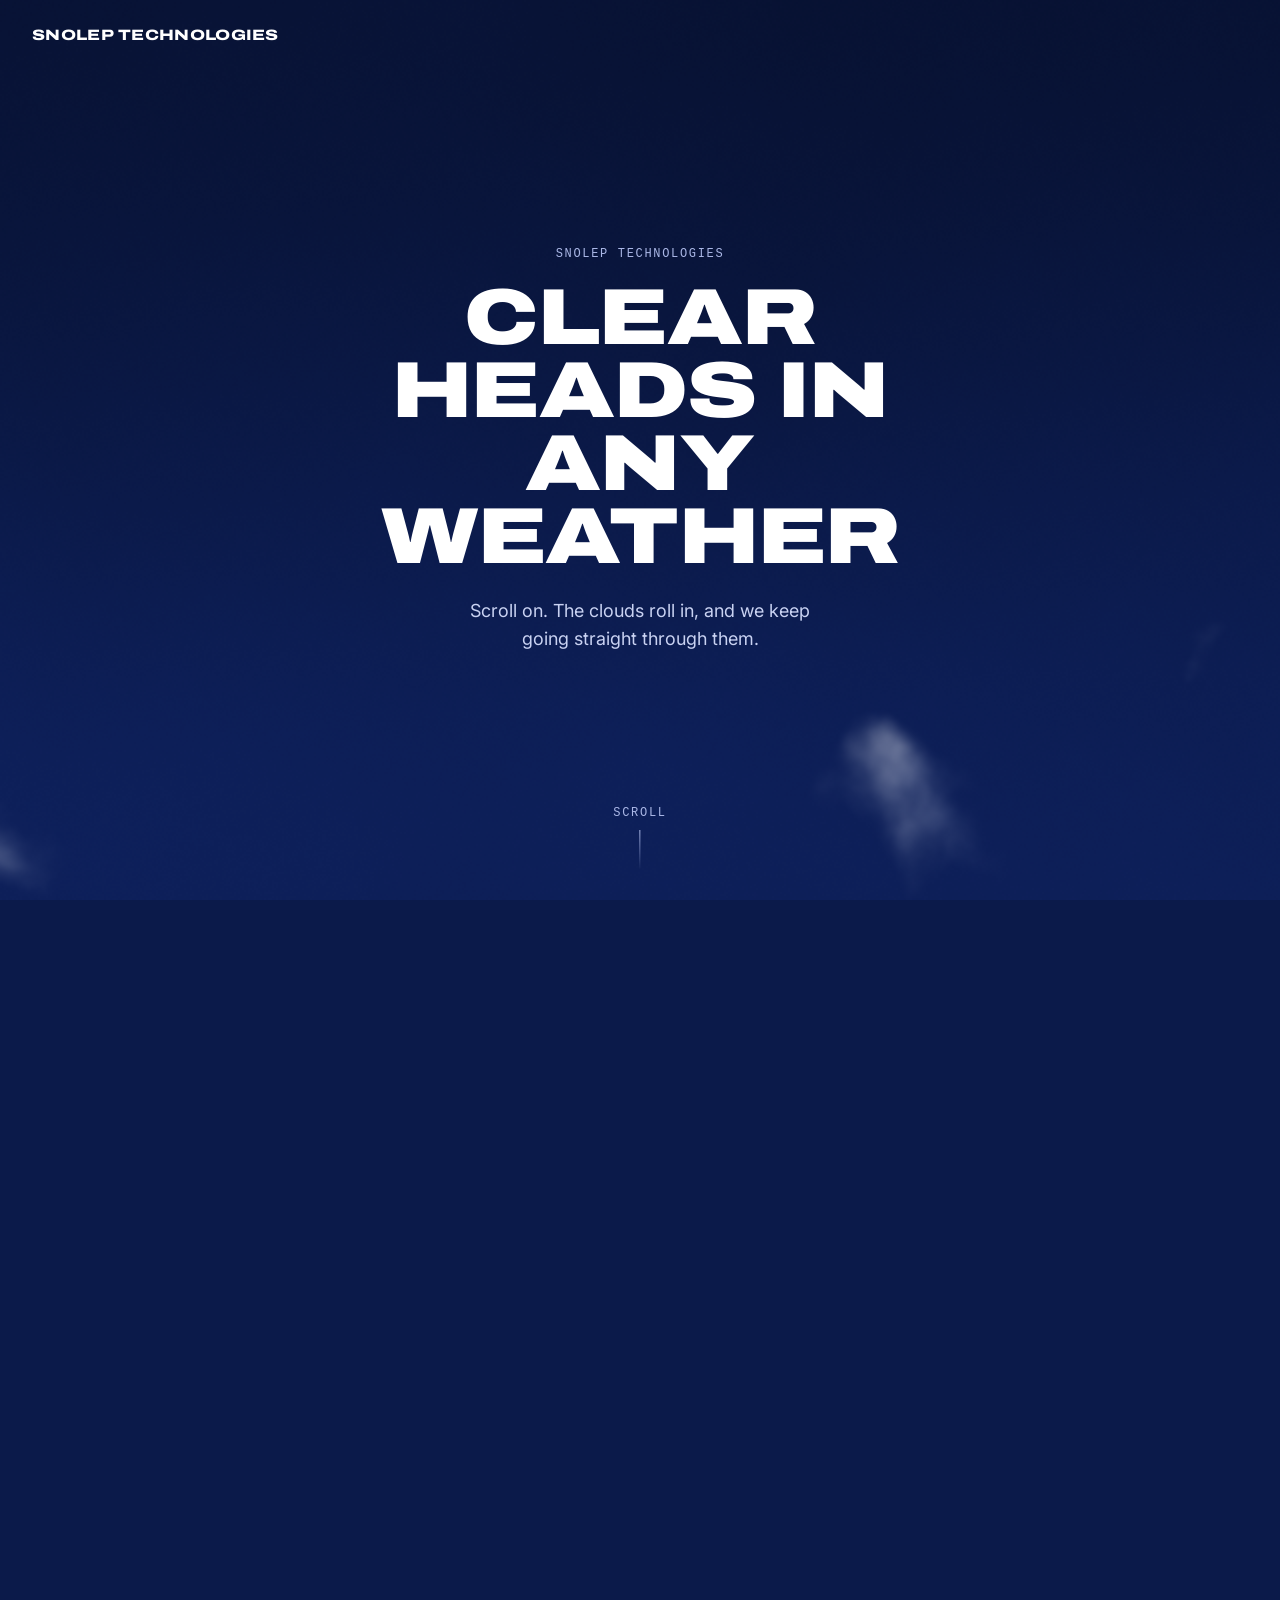
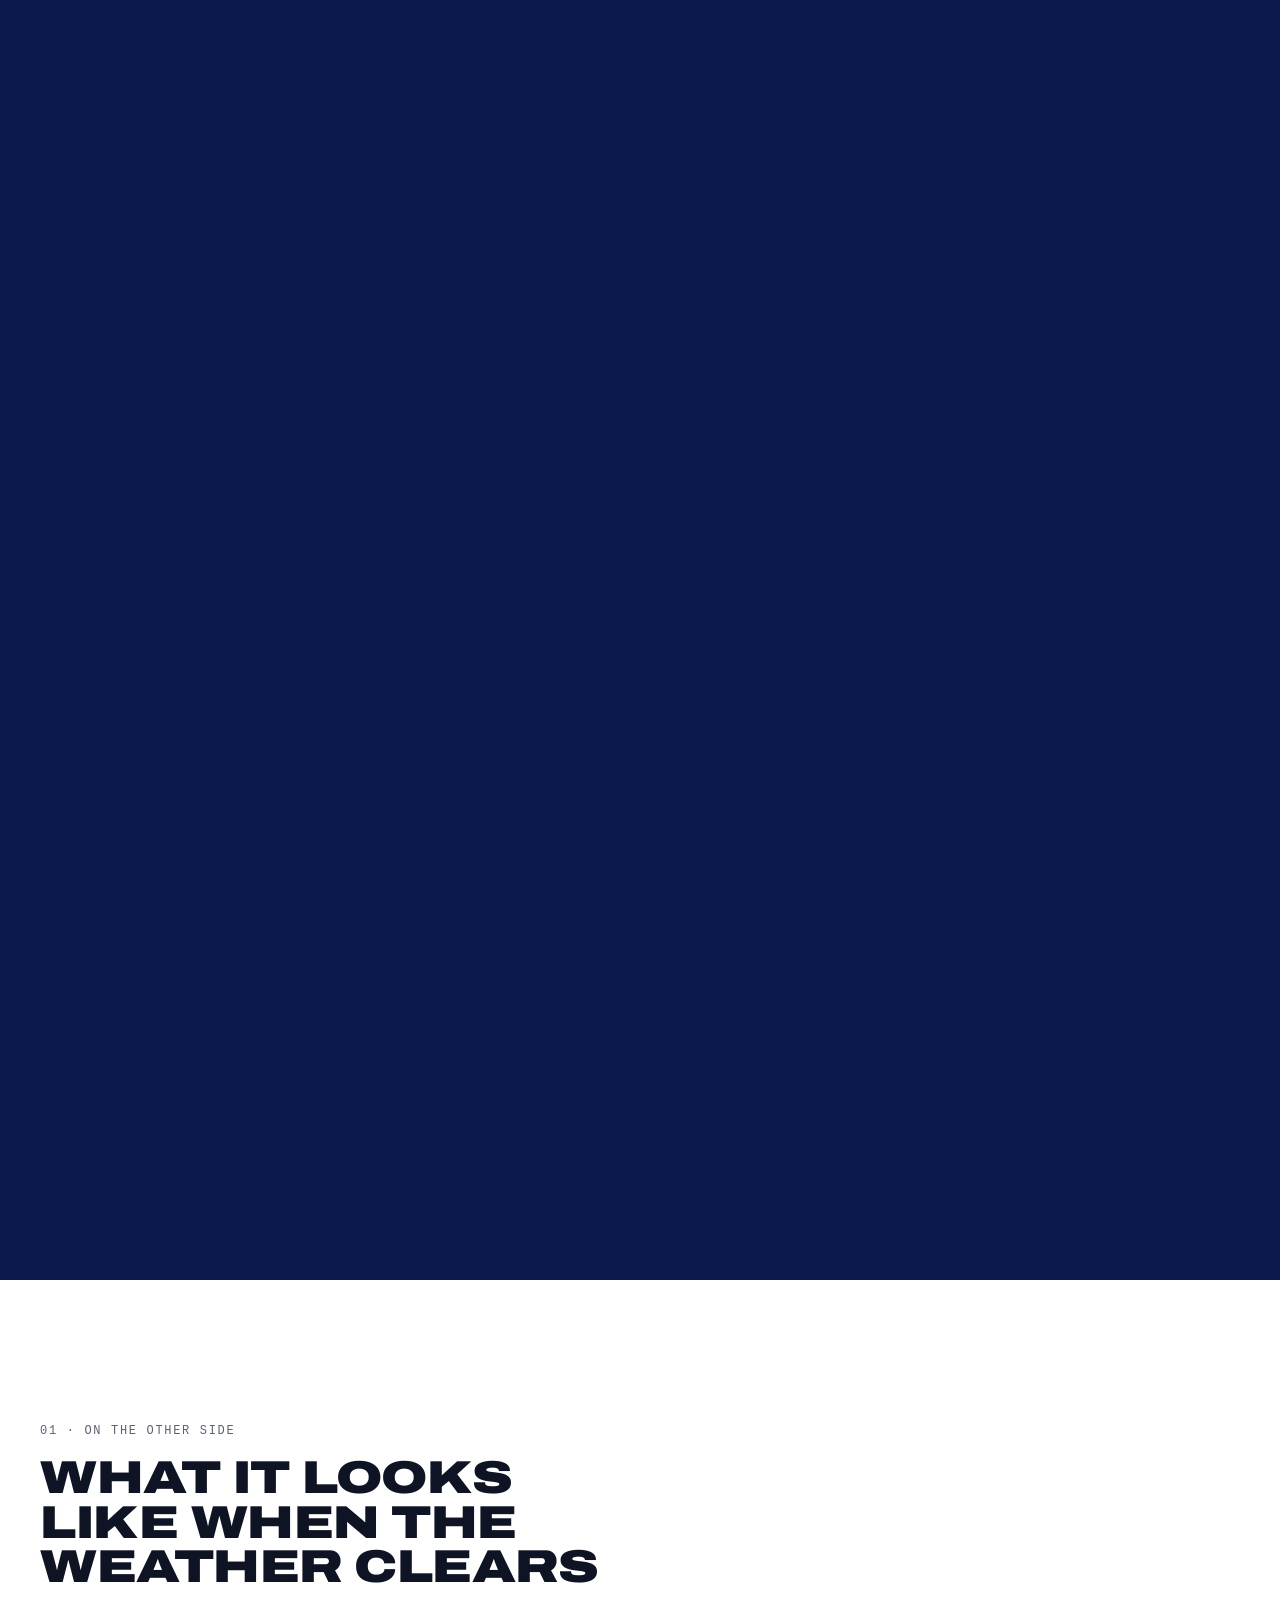
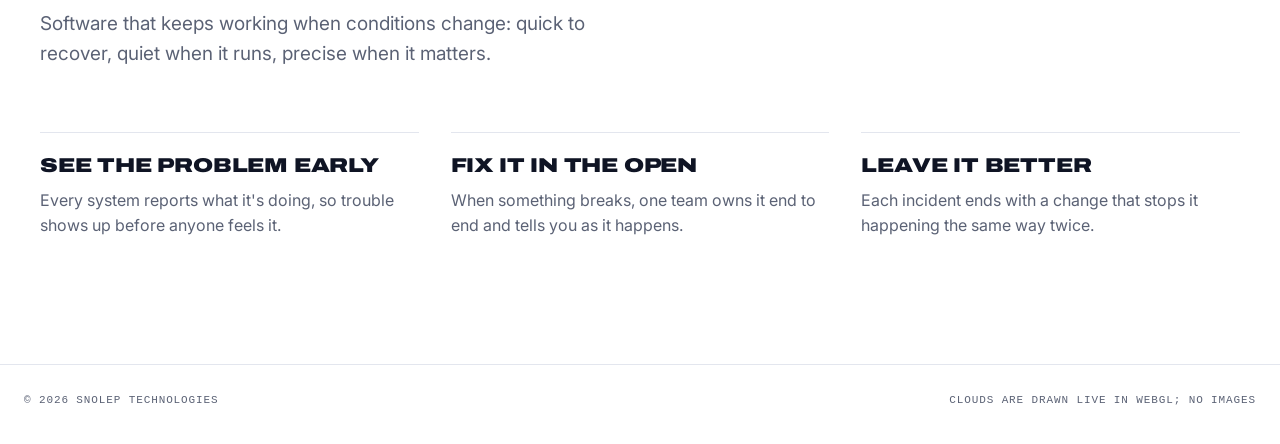
<file: demo/snolep-clouds.html>
<!doctype html><html lang="en"><head><meta charset="utf-8"><meta name="viewport" content="width=device-width, initial-scale=1"></head><body><title>Snolep Cloud Cover</title>
<link rel="preconnect" href="https://fonts.googleapis.com">
<link rel="preconnect" href="https://fonts.gstatic.com" crossorigin>
<link href="https://fonts.googleapis.com/css2?family=Archivo:wdth,wght@125,800;125,900&family=Inter:wght@400;500;600&display=swap" rel="stylesheet">
<style>
  :root {
    --night: #0b1a4a;     /* the dark scene the clouds roll in over */
    --day: #ffffff;       /* what they cover it with, and the page below */
    --ink: #0f1424;
    --muted: #5b6275;
    --line: #e3e6ee;
    --display: "Archivo", "Arial Black", Impact, system-ui, sans-serif;
    --body: "Inter", system-ui, -apple-system, "Segoe UI", Roboto, sans-serif;
  }
  *, *::before, *::after { box-sizing: border-box; margin: 0; padding: 0; }
  body { background: var(--day); color: var(--ink); font: 400 16px/1.55 var(--body); -webkit-font-smoothing: antialiased; }
  h1, h2, h3 { font-family: var(--display); font-stretch: 125%; font-weight: 900; text-transform: uppercase; letter-spacing: -.01em; }
  .eyebrow { display: block; font: 500 12px/1.2 ui-monospace, Menlo, Consolas, monospace; letter-spacing: .14em; text-transform: uppercase; }

  /* the cloud section: a tall track with a sticky stage; the script adds the canvas to the stage */
  .clouds { position: relative; height: 320vh; background: var(--night); }
  .clouds-stage { position: sticky; top: 0; height: 100vh; overflow: hidden; color: #fff; }
  .clouds-stage > :not(canvas) { z-index: 1; }   /* above the canvas (each is positioned below) */

  .brand { position: absolute; top: 28px; left: 32px; font: 800 15px/1 var(--display); font-stretch: 125%; letter-spacing: .02em;
           /* white on the night sky, ink once the clouds have closed in */
           color: color-mix(in srgb, #fff calc(100% - var(--cloud-cover, 0) * 100%), var(--ink)); }

  /* copy over the dark scene: the clouds blur it and carry it off */
  .night-copy { position: absolute; inset: 0; display: grid; place-content: center; justify-items: center; text-align: center; padding: 0 24px;
                opacity: calc(1 - var(--cloud-cover, 0) * 2.2);
                filter: blur(calc(var(--cloud-cover, 0) * 14px));
                transform: scale(calc(1 + var(--cloud-cover, 0) * 0.12)); }
  .night-copy .eyebrow { color: #aab7e6; margin-bottom: 20px; }
  .night-copy h1 { font-size: clamp(40px, 6.2vw, 104px); line-height: .92; max-width: 11ch; }
  .night-copy p { margin-top: 24px; max-width: 34ch; font-size: 18px; color: #c9d2f2; }

  /* copy that arrives as the white closes in */
  .day-copy { position: absolute; inset: 0; display: grid; place-content: center; justify-items: center; text-align: center; padding: 0 24px; color: var(--ink);
              opacity: calc((var(--cloud-cover, 0) - 0.82) * 6);
              transform: translateY(calc((1 - var(--cloud-cover, 0)) * 60px)); }
  .day-copy .eyebrow { color: var(--muted); margin-bottom: 18px; }
  .day-copy h2 { font-size: clamp(34px, 5vw, 84px); line-height: .94; max-width: 12ch; }

  .hint { position: absolute; left: 50%; bottom: 30px; transform: translateX(-50%); display: grid; justify-items: center; gap: 10px;
          color: #aab7e6; opacity: calc(1 - var(--cloud-cover, 0) * 6); }
  .hint i { width: 1px; height: 40px; background: linear-gradient(#aab7e6, transparent); }

  /* the page carries on in white */
  .after { width: min(1200px, 100% - 48px); margin: 0 auto; padding: 16vh 0 14vh; }
  .after h2 { font-size: clamp(30px, 3.6vw, 56px); line-height: .96; max-width: 16ch; }
  .after .lead { margin-top: 20px; max-width: 46ch; font-size: 19px; color: var(--muted); }
  .cols { margin-top: 64px; display: grid; grid-template-columns: repeat(3, minmax(0, 1fr)); gap: 32px; }
  .col { border-top: 1px solid var(--line); padding-top: 22px; }
  .col h3 { font-size: 20px; line-height: 1.05; }
  .col p { margin-top: 12px; color: var(--muted); }
  footer { border-top: 1px solid var(--line); padding: 28px 24px 36px; display: flex; flex-wrap: wrap; justify-content: space-between; gap: 10px 28px;
           font: 500 11px/1.4 ui-monospace, Menlo, Consolas, monospace; letter-spacing: .08em; text-transform: uppercase; color: var(--muted); }

  @media (max-width: 767px) {
    .clouds { height: 280vh; }
    .brand { top: 22px; left: 22px; }
    .night-copy p { font-size: 16px; }
    .cols { grid-template-columns: 1fr; gap: 24px; margin-top: 44px; }
  }
</style>


<main>
  <section class="clouds" id="clouds">
    <div class="clouds-stage">
      <span class="brand">SNOLEP TECHNOLOGIES</span>
      <div class="night-copy">
        <span class="eyebrow">Snolep Technologies</span>
        <h1>Clear heads in any weather</h1>
        <p>Scroll on. The clouds roll in, and we keep going straight through them.</p>
      </div>
      <div class="day-copy" aria-hidden="true">
        <span class="eyebrow">Above the clouds</span>
        <h2>Nothing but clear air</h2>
      </div>
      <div class="hint" aria-hidden="true"><span class="eyebrow">Scroll</span><i></i></div>
    </div>
  </section>

  <section class="after">
    <span class="eyebrow" style="color: var(--muted); margin-bottom: 18px;">01 · On the other side</span>
    <h2>What it looks like when the weather clears</h2>
    <p class="lead">Software that keeps working when conditions change: quick to recover, quiet when it runs, precise when it matters.</p>
    <div class="cols">
      <article class="col"><h3>See the problem early</h3><p>Every system reports what it's doing, so trouble shows up before anyone feels it.</p></article>
      <article class="col"><h3>Fix it in the open</h3><p>When something breaks, one team owns it end to end and tells you as it happens.</p></article>
      <article class="col"><h3>Leave it better</h3><p>Each incident ends with a change that stops it happening the same way twice.</p></article>
    </div>
  </section>

  <footer><span>© 2026 Snolep Technologies</span><span>Clouds are drawn live in WebGL; no images</span></footer>
</main>

<script type="module">
/*!
 * cloud-cover.js
 * Scroll-driven clouds. Soft, lit clouds drift in over a dark scene, thicken as the visitor scrolls
 * and finally cover the whole screen, so the page passes from (say) dark blue to white through a
 * cloud bank. Procedural: one WebGL fragment shader, no images, sharp at any size. Nothing moves
 * while the page is still, unless you ask for an ambient drift.
 *
 *   import { createCloudCover } from './cloud-cover.js';
 *   createCloudCover({ track: '#clouds', stage: '#clouds .clouds-stage' });
 *
 * Markup: a tall track (e.g. 300vh) with a sticky, full-viewport stage inside it. The canvas is
 * added to the stage, behind its other children. Progress runs from 0 when the track's top reaches
 * the top of the viewport to 1 when its bottom reaches the bottom; `start` and `end` pick the part
 * of that over which the clouds go from first wisps to a solid cover.
 *
 * The track gets `--cloud-cover` (0..1, eased like the clouds), for fading copy in step with them.
 */

const DEFAULTS = {
  track: null, // the tall element whose scroll drives the clouds (selector or element)
  stage: null, // a sticky, full-viewport element inside it; the canvas goes in here
  from: '#0b1a4a', // the dark scene the clouds roll in over
  to: '#ffffff', // what it ends on, fully covered
  light: '#ffffff', // the lit side of the clouds
  shade: '#7f90bd', // their shadowed side while the scene is dark (it whitens as they close in)
  start: 0, // part of the track (0..1) where the clouds start to thicken...
  end: 1, // ...and where they cover everything
  wisps: 0.5, // how much cloud is already there at the start, round the edges (0 = none)
  scale: 1, // cloud size: bigger means larger, softer clouds
  softness: 1, // edge softness
  zoom: 1, // how strongly the clouds rush towards the viewer as they close in
  wind: 1, // how far they travel sideways with the scroll (and the parallax between layers)
  drift: 0, // ambient drift while the page is still, in screens per minute (0 = only with scroll)
  seed: 1, // a different seed gives a different sky
  resolution: 0.5, // render scale; clouds are soft, so half resolution is plenty
  damping: 8, // how quickly the clouds catch up with the scrollbar
};

const VERT = `
attribute vec2 aPos;
varying vec2 vUv;
void main() {
  vUv = aPos * 0.5 + 0.5;
  gl_Position = vec4(aPos, 0.0, 1.0);
}`;

const FRAG = `
precision highp float;
varying vec2 vUv;
uniform vec2 uRes;
uniform float uP, uT, uScale, uSoft, uZoom, uWind, uWisps, uSeed;
uniform vec3 uFrom, uTo, uLight, uShade;

vec2 grad(vec2 p) {
  p = vec2(dot(p, vec2(127.1, 311.7)), dot(p, vec2(269.5, 183.3)));
  return fract(sin(p) * 43758.5453) * 2.0 - 1.0;
}
// gradient noise, about -0.7..0.7
float noise(vec2 p) {
  vec2 i = floor(p);
  vec2 f = fract(p);
  vec2 u = f * f * (3.0 - 2.0 * f);
  return mix(mix(dot(grad(i), f), dot(grad(i + vec2(1.0, 0.0)), f - vec2(1.0, 0.0)), u.x),
             mix(dot(grad(i + vec2(0.0, 1.0)), f - vec2(0.0, 1.0)), dot(grad(i + vec2(1.0, 1.0)), f - vec2(1.0, 1.0)), u.x), u.y);
}
float fbm(vec2 p) {
  float v = 0.0;
  float a = 0.5;
  mat2 m = mat2(1.6, 1.2, -1.2, 1.6);
  for (int i = 0; i < 5; i++) {
    v += a * noise(p);
    p = m * p;
    a *= 0.5;
  }
  return v;
}
// cloud density, roughly 0..1: a slow warp makes the shapes billow, finer detail frays the edges
float density(vec2 q) {
  vec2 w = vec2(noise(q * 0.55 + 3.1), noise(q * 0.55 + 7.7));
  return fbm(q + 1.1 * w) * 0.85 + 0.5 + fbm(q * 3.3 + 11.0 + w) * 0.2;
}

void main() {
  float asp = uRes.x / uRes.y;
  vec2 uv = (vUv - 0.5) * vec2(asp, 1.0); // centred, the viewport's height is 1
  float p = uP;

  // the dark scene: a touch lighter low down, with slow variation so it isn't flat
  vec3 col = uFrom * mix(0.72, 1.18, smoothstep(0.55, -0.5, uv.y));
  col *= 0.92 + 0.16 * (fbm(uv * 1.3 + uSeed * 4.0) + 0.5);

  // the edges cloud over first, the middle last
  float edge = length(uv * vec2(0.62 / max(asp, 1.0) * 1.6, 1.0));

  // three layers, far to near; nearer ones are bigger, faster, and close in a little later
  for (int k = 0; k < 3; k++) {
    float d = float(k) * 0.5;
    float zoom = 1.0 + uZoom * p * p * (0.35 + 1.9 * d);
    vec2 q = uv / zoom;
    q.x += uWind * p * (0.18 + 0.55 * d) + uT * (0.6 + 0.8 * d);
    q.y += uWind * p * 0.06 * (1.0 - d);
    q = q * (1.7 - 0.5 * d) / uScale + vec2(uSeed * 13.1 + d * 7.3, uSeed * 5.7 - d * 3.1);
    float dens = density(q);

    // Pick the threshold from the share of sky this layer should cover, so the cover builds evenly
    // with the scroll (density bunches around its middle, so a straight sweep would jump). The
    // three layers together cover want; far layers lead a little, and the edges go first.
    float want = clamp(0.05 + 0.95 * p + 0.04 * (0.5 - d), 0.003, 0.997);
    float c = 1.0 - pow(1.0 - want, 0.72);
    float thr = 0.6 + 0.075 * log((1.0 - c) / c) / 1.7 - uWisps * (1.0 - p) * (edge - 0.45) * 0.35;
    float soft = (0.06 + 0.04 * d) * uSoft;
    float a = smoothstep(thr - soft, thr + soft, dens);

    // lit from the upper left: brighter where the cloud thins towards the light
    float towards = density(q + vec2(-0.09, 0.07));
    float lit = clamp(0.58 + (dens - towards) * 3.2 + (dens - thr) * 0.7, 0.0, 1.0);
    vec3 shade = mix(uShade, uLight, p * p);
    vec3 cloud = mix(shade, uLight, lit);
    col = mix(col, cloud, a * (0.6 + 0.4 * d));
  }

  // inside the bank at the end: everything goes to the final colour
  col = mix(col, uTo, smoothstep(0.6, 1.0, p));
  // a little grain against banding
  col += (fract(sin(dot(gl_FragCoord.xy, vec2(12.9898, 78.233))) * 43758.5453) - 0.5) / 255.0;
  gl_FragColor = vec4(col, 1.0);
}`;

function createCloudCover(userOptions = {}) {
  const opts = { ...DEFAULTS, ...userOptions };
  const track = resolve(opts.track);
  const stage = resolve(opts.stage) || track;
  if (!track) throw new Error('[cloud-cover] `track` not found');
  const reduce = matchMedia('(prefers-reduced-motion: reduce)');

  const canvas = document.createElement('canvas');
  canvas.className = 'cloud-cover-canvas';
  canvas.setAttribute('aria-hidden', 'true');
  canvas.style.cssText = 'position:absolute;inset:0;width:100%;height:100%;display:block;z-index:0;pointer-events:none';
  stage.prepend(canvas);
  const gl = canvas.getContext('webgl', { antialias: false, alpha: false, preserveDrawingBuffer: false, powerPreference: 'low-power' });

  let target = 0, smooth = 0, lastTime = 0, rafId = 0, destroyed = false, visible = true, time = 0, lastDrawn = -1;
  let prog = null, uni = {};

  if (gl) {
    prog = program(gl, VERT, FRAG);
    gl.useProgram(prog);
    const buf = gl.createBuffer();
    gl.bindBuffer(gl.ARRAY_BUFFER, buf);
    gl.bufferData(gl.ARRAY_BUFFER, new Float32Array([-1, -1, 3, -1, -1, 3]), gl.STATIC_DRAW);
    const loc = gl.getAttribLocation(prog, 'aPos');
    gl.enableVertexAttribArray(loc);
    gl.vertexAttribPointer(loc, 2, gl.FLOAT, false, 0, 0);
    for (const n of ['uRes', 'uP', 'uT', 'uScale', 'uSoft', 'uZoom', 'uWind', 'uWisps', 'uSeed', 'uFrom', 'uTo', 'uLight', 'uShade']) {
      uni[n] = gl.getUniformLocation(prog, n);
    }
  } else {
    // no WebGL: a plain fade from one colour to the other
    console.warn('[cloud-cover] WebGL unavailable; falling back to a colour fade');
  }

  function progress() {
    const r = track.getBoundingClientRect();
    const span = Math.max(1, r.height - window.innerHeight);
    const raw = Math.min(1, Math.max(0, -r.top / span));
    const t = (raw - opts.start) / Math.max(1e-4, opts.end - opts.start);
    return Math.min(1, Math.max(0, t));
  }

  function resize() {
    const dpr = Math.min(window.devicePixelRatio || 1, 2);
    const w = Math.max(2, Math.round(stage.clientWidth * dpr * opts.resolution));
    const h = Math.max(2, Math.round(stage.clientHeight * dpr * opts.resolution));
    if (canvas.width !== w || canvas.height !== h) {
      canvas.width = w;
      canvas.height = h;
      lastDrawn = -1;
    }
    schedule();
  }

  function draw(p) {
    const eased = p * p * (3 - 2 * p);
    track.style.setProperty('--cloud-cover', eased.toFixed(4));
    if (!gl) {
      const a = hex(opts.from), b = hex(opts.to);
      const c = a.map((v, i) => Math.round((v + (b[i] - v) * eased) * 255));
      canvas.style.background = `rgb(${c.join(',')})`;
      return;
    }
    const still = reduce.matches;
    gl.viewport(0, 0, canvas.width, canvas.height);
    gl.uniform2f(uni.uRes, canvas.width, canvas.height);
    gl.uniform1f(uni.uP, eased);
    gl.uniform1f(uni.uT, still ? 0 : time);
    gl.uniform1f(uni.uScale, opts.scale);
    gl.uniform1f(uni.uSoft, opts.softness);
    gl.uniform1f(uni.uZoom, still ? 0 : opts.zoom);
    gl.uniform1f(uni.uWind, still ? 0 : opts.wind);
    gl.uniform1f(uni.uWisps, opts.wisps);
    gl.uniform1f(uni.uSeed, opts.seed);
    gl.uniform3fv(uni.uFrom, hex(opts.from));
    gl.uniform3fv(uni.uTo, hex(opts.to));
    gl.uniform3fv(uni.uLight, hex(opts.light));
    gl.uniform3fv(uni.uShade, hex(opts.shade));
    gl.drawArrays(gl.TRIANGLES, 0, 3);
  }

  function frame(now) {
    rafId = 0;
    const dt = Math.min(0.1, lastTime ? (now - lastTime) / 1000 : 1 / 60);
    lastTime = now;
    target = progress();
    if (reduce.matches || opts.damping <= 0) smooth = target;
    else {
      smooth += (target - smooth) * (1 - Math.exp(-opts.damping * dt));
      if (Math.abs(target - smooth) < 1e-4) smooth = target;
    }
    const drifting = opts.drift > 0 && !reduce.matches && visible;
    if (drifting) time += (dt * opts.drift) / 60;
    if (smooth !== lastDrawn || drifting) {
      draw(smooth);
      lastDrawn = smooth;
    }
    const settled = smooth === target && !drifting;
    canvas.dataset.settled = String(settled);
    if (!settled) schedule();
    else lastTime = 0;
  }

  function schedule() {
    if (!rafId && !destroyed) rafId = requestAnimationFrame(frame);
  }

  const onScroll = () => schedule();
  window.addEventListener('scroll', onScroll, { passive: true });
  window.addEventListener('resize', resize);
  const ro = new ResizeObserver(resize);
  ro.observe(stage);
  const io = new IntersectionObserver((entries) => {
    visible = entries[0].isIntersecting;
    if (visible) schedule();
  });
  io.observe(track);
  if (gl) {
    canvas.addEventListener('webglcontextlost', (e) => e.preventDefault());
    canvas.addEventListener('webglcontextrestored', () => location.reload());
  }

  resize();
  smooth = target = progress();
  draw(smooth);
  lastDrawn = smooth;
  canvas.dataset.ready = 'true';
  schedule();

  return {
    get progress() {
      return smooth;
    },
    canvas,
    relayout: resize,
    set(options) {
      Object.assign(opts, options);
      lastDrawn = -1;
      schedule();
    },
    destroy() {
      destroyed = true;
      cancelAnimationFrame(rafId);
      window.removeEventListener('scroll', onScroll);
      window.removeEventListener('resize', resize);
      ro.disconnect();
      io.disconnect();
      canvas.remove();
    },
  };
}

function resolve(t) {
  return typeof t === 'string' ? document.querySelector(t) : t || null;
}

function hex(c) {
  const m = /^#?([0-9a-f]{3}|[0-9a-f]{6})$/i.exec(String(c).trim());
  if (!m) return [1, 1, 1];
  let s = m[1];
  if (s.length === 3) s = [...s].map((ch) => ch + ch).join('');
  return [0, 2, 4].map((i) => parseInt(s.slice(i, i + 2), 16) / 255);
}

function program(gl, vs, fs) {
  const make = (type, src) => {
    const sh = gl.createShader(type);
    gl.shaderSource(sh, src);
    gl.compileShader(sh);
    if (!gl.getShaderParameter(sh, gl.COMPILE_STATUS)) throw new Error('[cloud-cover] ' + gl.getShaderInfoLog(sh));
    return sh;
  };
  const p = gl.createProgram();
  gl.attachShader(p, make(gl.VERTEX_SHADER, vs));
  gl.attachShader(p, make(gl.FRAGMENT_SHADER, fs));
  gl.linkProgram(p);
  if (!gl.getProgramParameter(p, gl.LINK_STATUS)) throw new Error('[cloud-cover] ' + gl.getProgramInfoLog(p));
  return p;
}


  createCloudCover({
    track: '#clouds',
    stage: '#clouds .clouds-stage',
    from: '#0b1a4a', // matches --night
    to: '#ffffff', // matches --day, so the section below carries straight on
    end: 0.88, // fully white a little before the track ends, so the hand-over is seamless
  });
</script>
</body></html>
</file>
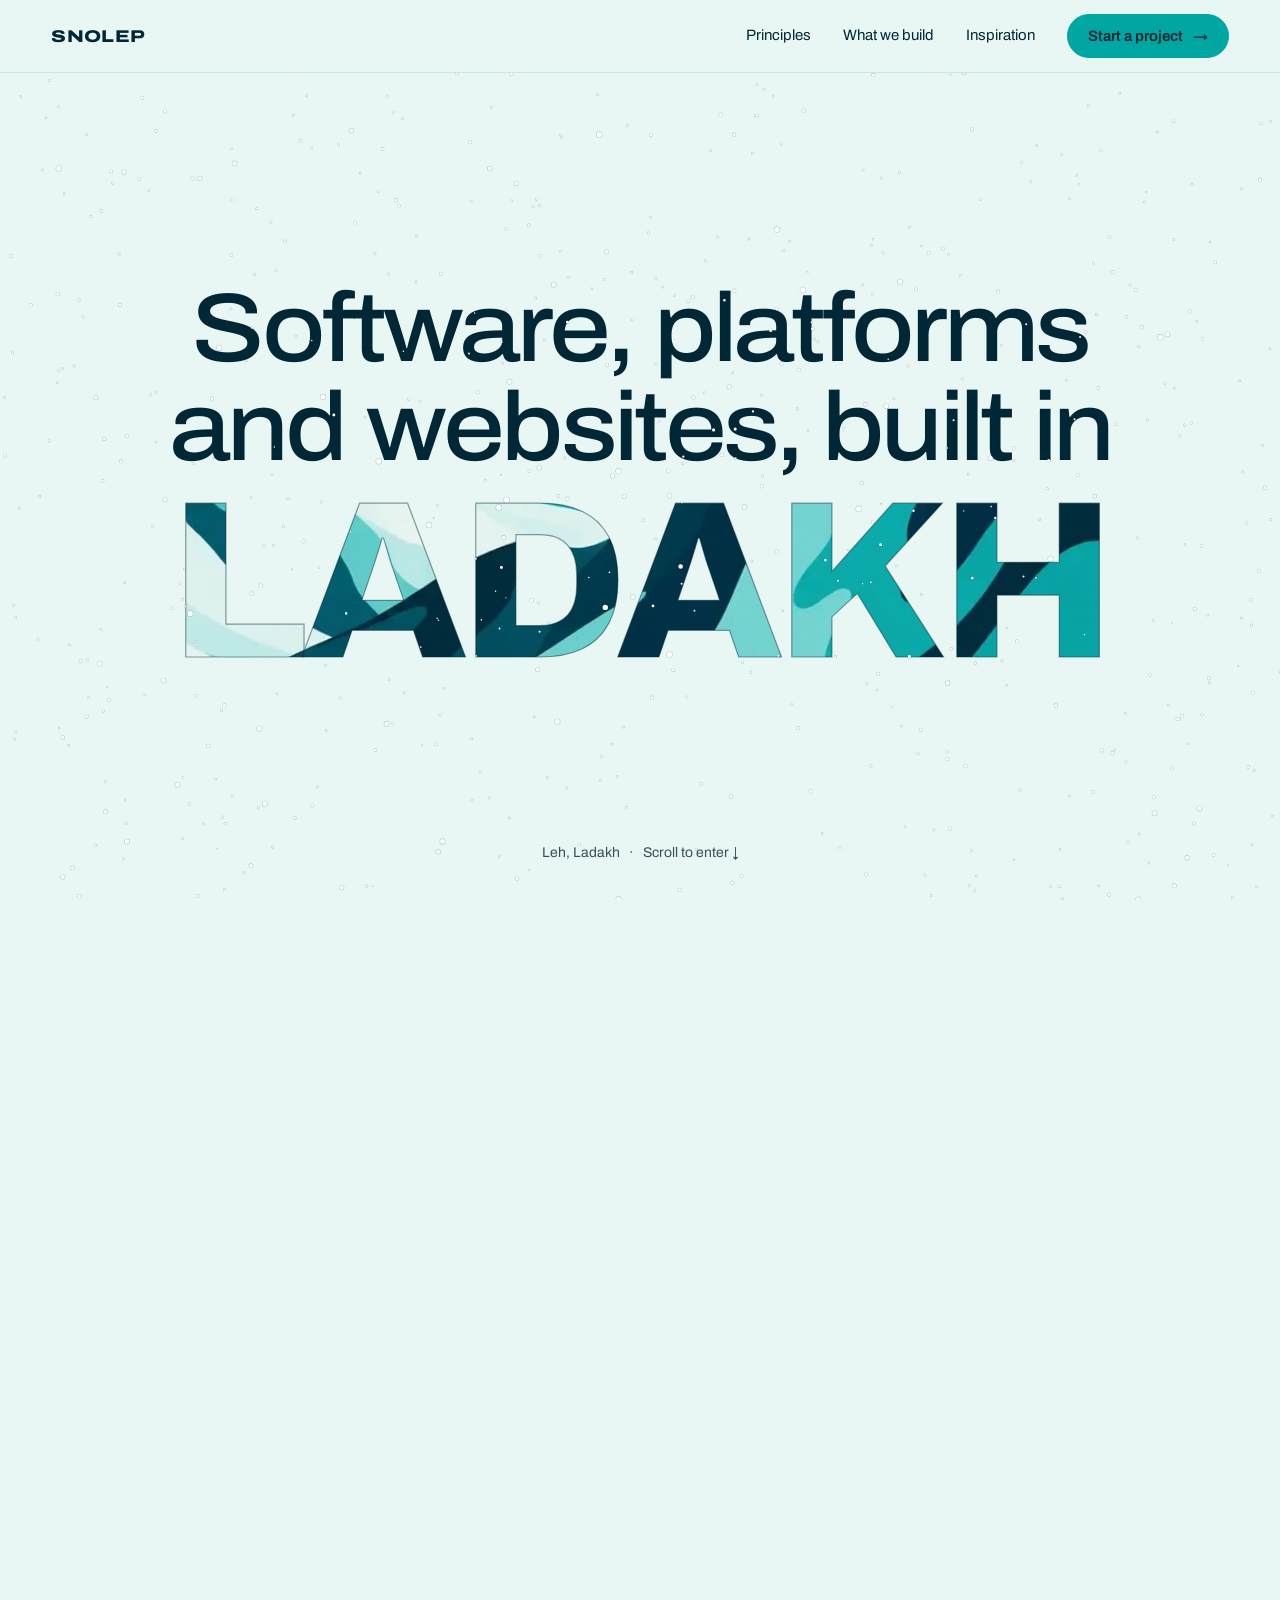
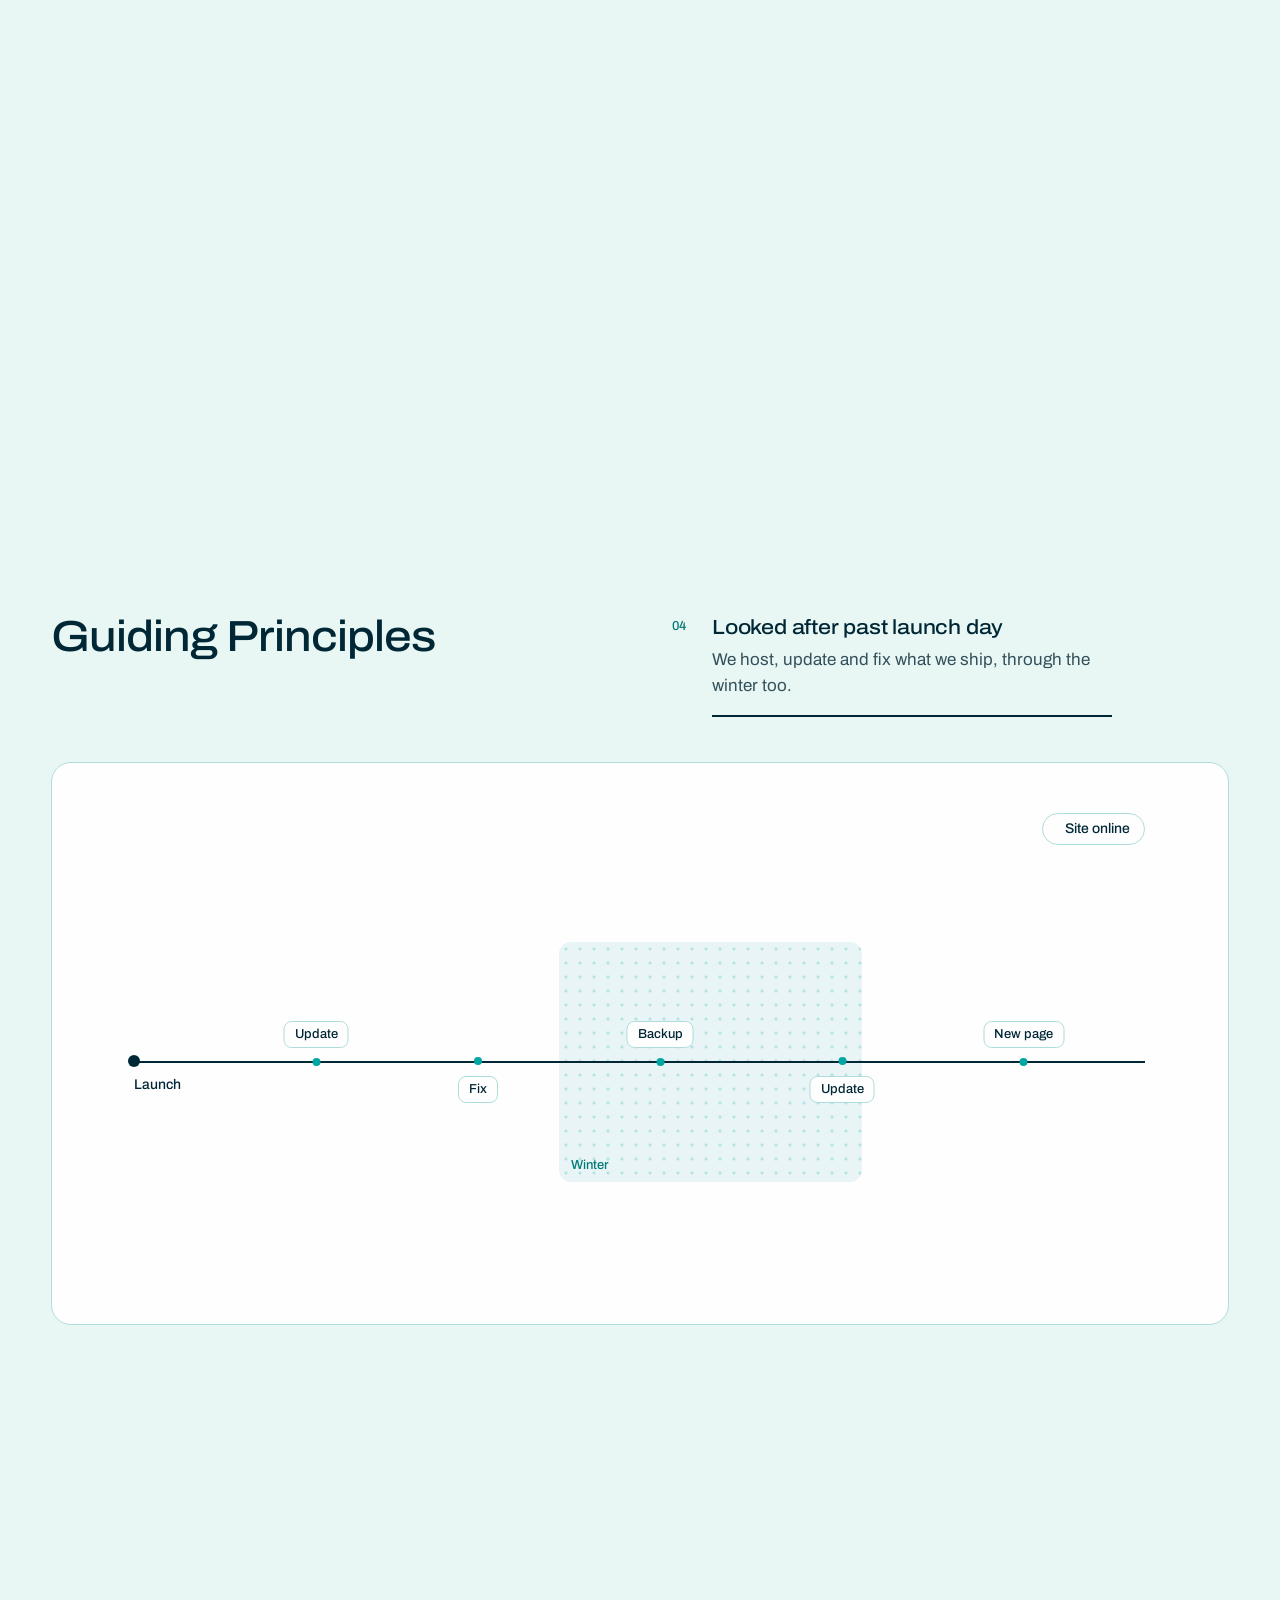
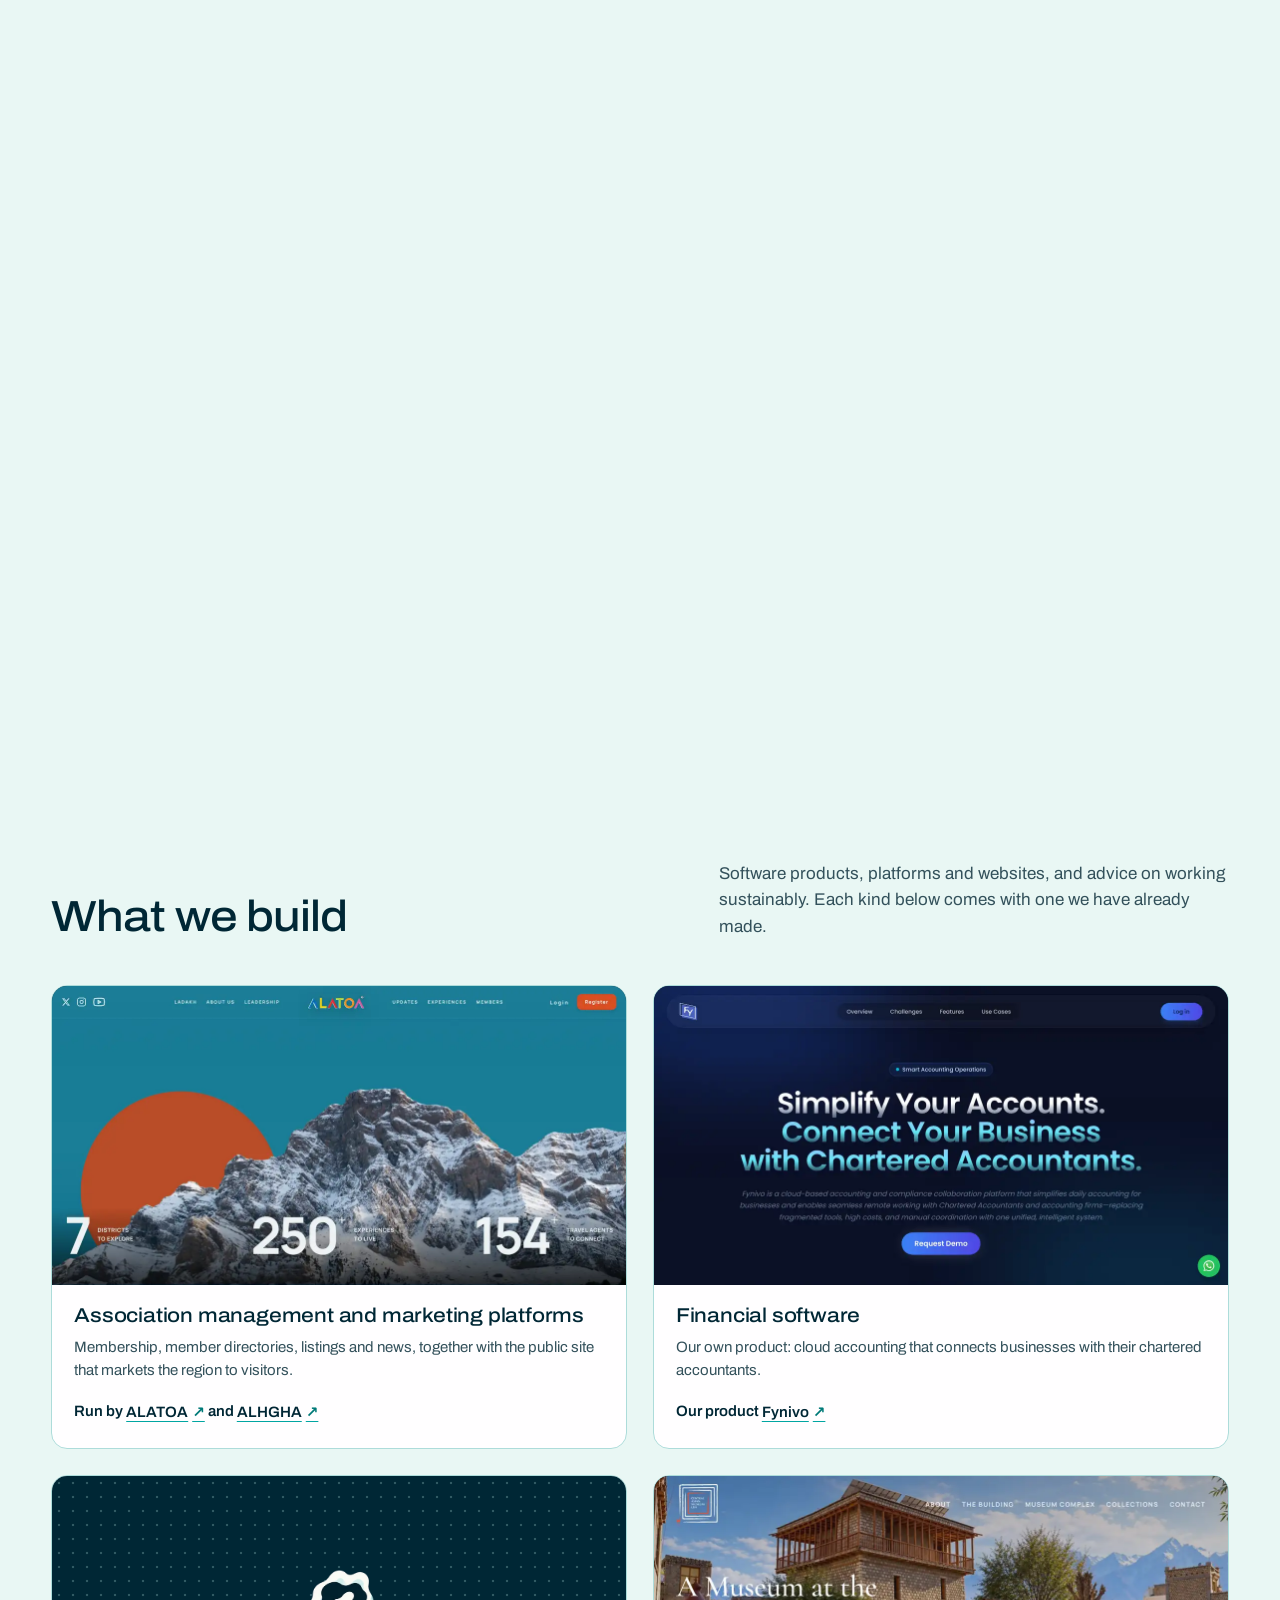
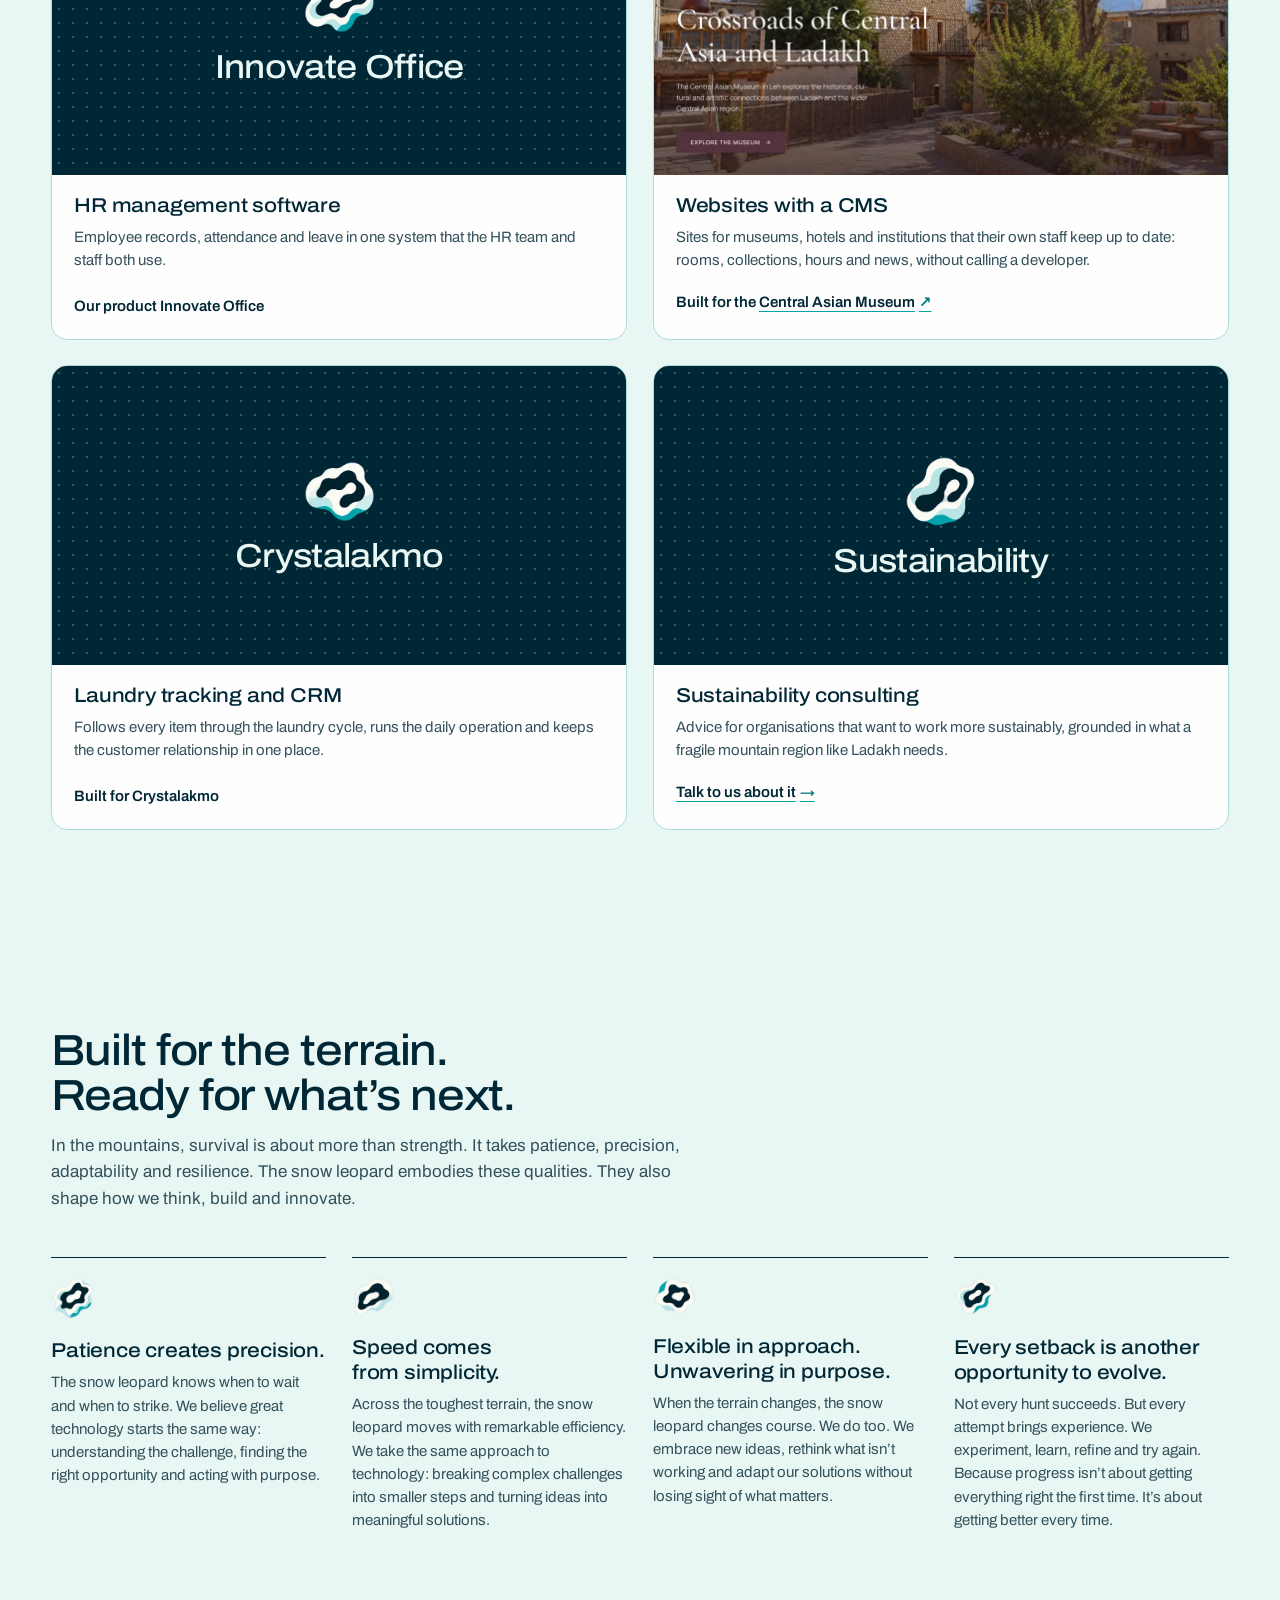
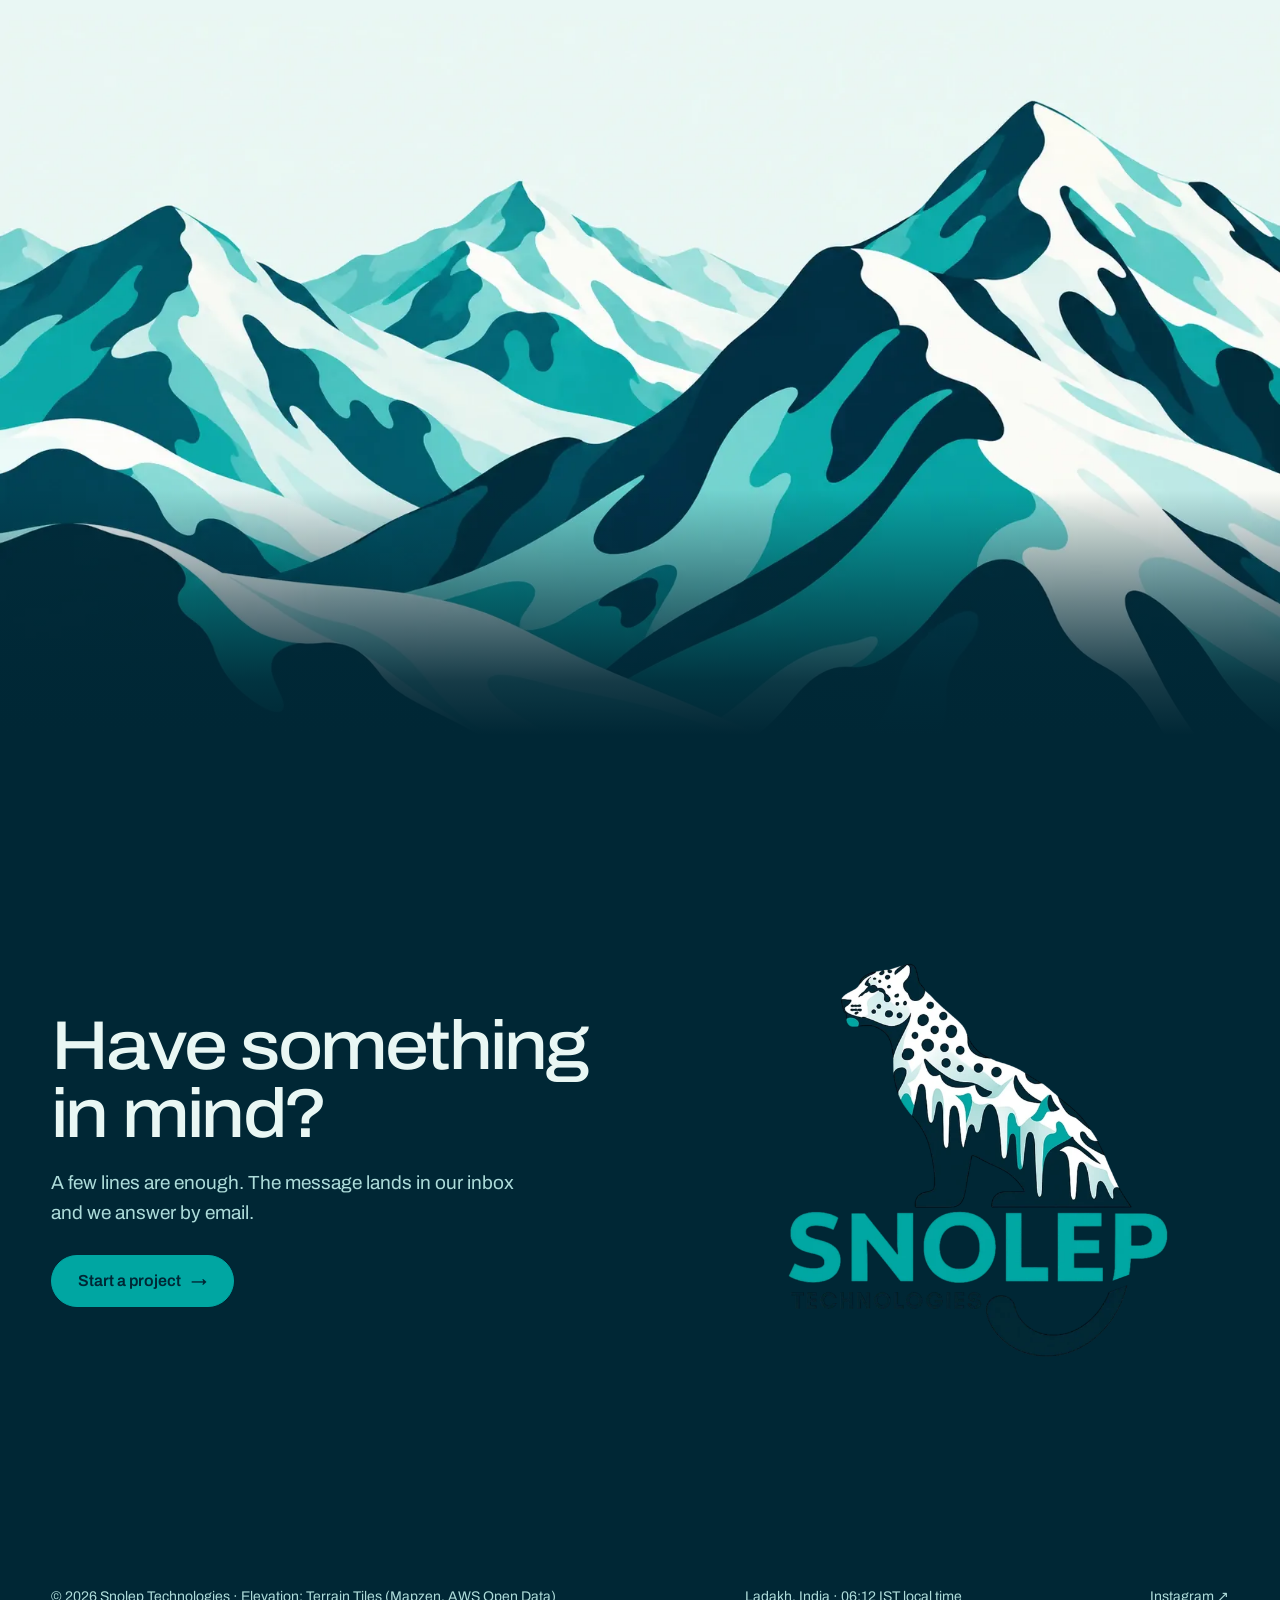
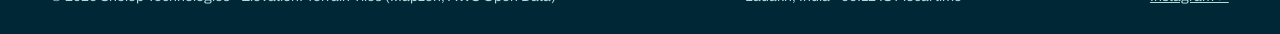
<file: site/altitude.html>
<!doctype html>
<html lang="en">
<head>
<meta charset="utf-8">
<meta name="viewport" content="width=device-width, initial-scale=1">
<title>Snolep Technologies | Websites and web platforms from Ladakh</title>
<meta name="description" content="Snolep Technologies builds software products, association platforms and websites from Ladakh, in the Indian Himalaya, and offers sustainability consulting.">
<meta property="og:title" content="Snolep Technologies">
<meta property="og:description" content="Websites, member platforms and web applications, built in Ladakh.">
<meta property="og:type" content="website">
<meta name="theme-color" content="#e9f7f4">
<link rel="icon" href="./img/icon.png">
<link rel="preconnect" href="https://fonts.googleapis.com">
<link rel="preconnect" href="https://fonts.gstatic.com" crossorigin>
<link href="https://fonts.googleapis.com/css2?family=Archivo:wdth,wght@100..125,400..800&display=swap" rel="stylesheet">
<link rel="preload" as="image" href="./img/snolep-leopard.webp">

<style>
  /* Snolep palette: navy type, mint page (the sky of the mountain drawing), teal for the one action. */
  :root {
    --navy: #002735;
    --teal: #00a6a2;
    --teal-ink: #007a78;      /* teal dark enough for small text on the mint */
    --aqua: #addcda;
    --mint: #e9f7f4;
    --white: #fffeff;
    --muted: #33515b;
    --display: "Archivo", "Arial Narrow", system-ui, sans-serif;
    --body: "Archivo", system-ui, -apple-system, "Segoe UI", Roboto, sans-serif;
    --mono: ui-monospace, "SF Mono", Menlo, Consolas, monospace;
    --rail: 248px;
    --pad: clamp(20px, 4vw, 56px);
    --ease: cubic-bezier(.2, .8, .2, 1);
  }
  *, *::before, *::after { box-sizing: border-box; margin: 0; padding: 0; }
  html { overflow-x: clip; scroll-padding-top: 20px; }
  body { background: var(--mint); color: var(--navy); font: 400 17px/1.55 var(--body); -webkit-font-smoothing: antialiased; }
  a { color: inherit; }
  img { display: block; max-width: 100%; }
  :focus-visible { outline: 2px solid var(--teal); outline-offset: 3px; border-radius: 4px; }
  .skip { position: fixed; left: 12px; top: -60px; z-index: 50; padding: 10px 16px; border-radius: 8px; background: var(--navy); color: var(--mint); }
  .skip:focus { top: 12px; }

  /* the one canvas that draws every dot; text and cards sit above it, section grounds below */
  .dots { position: fixed; inset: 0; width: 100vw; height: 100vh; z-index: 2; pointer-events: none; }
  .wrap { position: relative; z-index: 3; width: min(1240px, 100% - 2 * var(--pad)); margin-inline: auto; }
  .label { font: 500 13px/1.3 var(--body); color: var(--muted); }
  h1, h2, h3 { font-family: var(--display); font-stretch: 112%; letter-spacing: -.02em; text-wrap: balance; }
  h2 { font-size: clamp(32px, 3.4vw, 48px); line-height: 1.05; font-weight: 500; letter-spacing: -.025em; }
  h3 { font-weight: 500; letter-spacing: -.01em; }

  .btn { display: inline-flex; align-items: center; justify-content: center; gap: 10px; min-height: 52px; padding: 0 26px; border: 1.5px solid var(--navy); border-radius: 999px;
         font: 600 16px/1 var(--body); text-decoration: none; cursor: pointer; transition: transform .25s var(--ease), background .2s ease, color .2s ease, border-color .2s ease; }
  .btn.primary { background: var(--teal); border-color: var(--teal); color: var(--navy); }
  .btn.primary:hover { background: var(--navy); border-color: var(--navy); color: var(--mint); }
  .btn.ghost { background: transparent; color: var(--navy); }
  .btn.ghost:hover { background: var(--navy); color: var(--mint); }
  .btn:hover { transform: translateY(-2px); }
  .btn:active { transform: translateY(0) scale(.98); }
  .btn i { font-style: normal; transition: transform .25s var(--ease); }
  .btn:hover i { transform: translateX(3px); }

  /* header (narrow screens; wide screens have the rail) */
  .site-head { position: fixed; top: 0; left: 0; right: 0; z-index: 10; background: rgba(233, 247, 244, .86); backdrop-filter: blur(10px); border-bottom: 1px solid rgba(173, 220, 218, .6); }
  .site-head .wrap { display: flex; align-items: center; justify-content: space-between; height: 64px; }
  .brand { display: inline-flex; align-items: center; gap: 10px; font: 800 17px/1 var(--display); font-stretch: 125%; letter-spacing: .02em; text-decoration: none; }
  .menu-btn { display: inline-flex; align-items: center; gap: 10px; min-height: 44px; padding: 0 18px; border: 1px solid currentColor; border-radius: 999px;
              background: none; color: inherit; font: 500 12px/1 var(--mono); letter-spacing: .12em; text-transform: uppercase; cursor: pointer; }
  .site-head.on-dark { background: rgba(0, 39, 53, .86); border-color: rgba(173, 220, 218, .2); color: var(--mint); }
  .menu-btn b { font: 400 18px/10px var(--body); }

  /* the rail: a panel that stays put on the right on wide screens (the index, with where you are;
     the work; contact; the local time; let's talk). Under 1100px it slides in off the Menu button. */
  :root { --rail: 248px; }
  .rail { position: fixed; top: 0; right: 0; bottom: 0; width: var(--rail); z-index: 30; display: flex; flex-direction: column;
          padding: 26px 24px 20px; overflow-y: auto; overscroll-behavior: contain; background: var(--white); color: var(--navy);
          border-left: 1px solid var(--aqua); }
  .rail-brand { display: block; text-decoration: none; font: 900 21px/1 var(--display); font-stretch: 125%; letter-spacing: .02em; }
  .rail-brand small { display: block; margin-top: 6px; font: 500 9px/1 var(--mono); letter-spacing: .32em; color: var(--muted); }
  .rail-block { border-top: 1px solid var(--aqua); padding: 16px 0 18px; }
  .rail-brand + .rail-block, .rail-close + .rail-block { margin-top: 24px; }
  .rail-label { display: block; margin-bottom: 10px; font: 500 13px/1.2 var(--body); color: var(--muted); }
  .rail-index a { display: grid; grid-template-columns: 28px 1fr auto; align-items: baseline; padding: 8px 0; text-decoration: none;
                  font: 500 15px/1.2 var(--body); transition: color .25s ease; }
  .rail-index a span { font: 500 10px/1 var(--mono); color: var(--muted); transition: color .25s ease; }
  .rail-index a::after { content: ''; align-self: center; width: 6px; height: 6px; border-radius: 50%; background: var(--teal); opacity: 0; transform: scale(.3); transition: opacity .25s ease, transform .25s ease; }
  .rail-index a:hover, .rail-index a[aria-current="true"], .rail-index a[aria-current="true"] span { color: var(--teal-ink); }
  .rail-index a[aria-current="true"]::after { opacity: 1; transform: none; }
  .rail-links a { display: flex; justify-content: space-between; align-items: baseline; padding: 5px 0; font-size: 13px; text-decoration: none; transition: color .2s ease; }
  .rail-links a i { font: 500 11px/1 var(--mono); font-style: normal; color: var(--muted); transition: transform .25s ease, color .2s ease; }
  .rail-links a:hover, .rail-links a:hover i { color: var(--teal); }
  .rail-links a:hover i { transform: translate(2px, -2px); }
  .rail-mail { display: flex; align-items: center; gap: 8px; font-size: 14px; }
  .rail-mail a { text-decoration: none; }
  .rail-mail a:hover { color: var(--teal); }
  .copy { padding: 3px 6px; border: 1px solid var(--aqua); border-radius: 4px; background: none; color: var(--muted); font: 500 10px/1 var(--mono); cursor: pointer; }
  .copy:hover { color: var(--navy); border-color: var(--navy); }
  .rail-time { display: flex; justify-content: space-between; margin-top: 22px; font-size: 13px; color: var(--muted); }
  .rail-time time { font: 500 12px/1.4 var(--mono); color: var(--navy); }
  .rail-foot { margin-top: auto; padding-top: 24px; display: grid; justify-items: center; gap: 12px; }
  .rail-cta { width: 100%; display: flex; align-items: center; justify-content: space-between; padding: 6px 6px 6px 22px; border-radius: 999px;
              background: var(--teal); color: var(--navy); text-decoration: none; font: 600 15px/1 var(--body); transition: background .25s ease, color .25s ease; }
  .rail-cta i { width: 40px; height: 40px; display: grid; place-items: center; border-radius: 50%; background: var(--white); color: var(--navy);
                font: 600 16px/1 var(--body); font-style: normal; transition: transform .35s ease; }
  .rail-cta:hover { background: var(--navy); color: var(--mint); }
  .rail-cta:hover i { transform: translateX(3px); }
  .rail-top { padding: 4px; border: 0; background: none; color: var(--muted); font: 400 12px/1 var(--body); cursor: pointer; }
  .rail-top:hover { color: var(--navy); }
  .rail-close { display: none; }
  .rail-scrim { display: none; }
  @media (prefers-reduced-motion: no-preference) { html { scroll-behavior: smooth; } }
  .rail-links span.off { display: flex; justify-content: space-between; padding: 5px 0; font-size: 13px; }
  .rail-brand { font-weight: 800; }
  .rail-cta { min-height: 52px; }
  /* wide screens: one bar across the top (the name, the sections, the main action); the side panel
     is only the phone and tablet menu */
  .site-nav, .head-cta { display: none; }
  @media (min-width: 1100px) {
    html { scroll-padding-top: 64px; }
    .rail, .rail-scrim, .menu-btn { display: none; }
    .site-head .wrap { height: 72px; }
    .site-nav { display: flex; gap: 32px; margin-left: auto; margin-right: 32px; }
    .site-nav a { font-size: 15px; text-decoration: none; background: linear-gradient(currentColor, currentColor) 0 100% / 0 1px no-repeat;
                  padding: 6px 0; transition: background-size .3s var(--ease); }
    .site-nav a:hover { background-size: 100% 1px; }
    .head-cta { display: inline-flex; min-height: 44px; padding: 0 20px; font-size: 15px; }
  }
  @media (max-width: 1099px) {
    .rail { width: min(320px, 86vw); transform: translateX(100%); visibility: hidden; transition: transform .45s var(--ease), visibility 0s .45s; }
    .rail.open { transform: none; visibility: visible; box-shadow: -24px 0 60px rgba(0, 39, 53, .18); transition: transform .45s var(--ease); }
    .rail-close { display: grid; place-items: center; position: absolute; top: 14px; right: 14px; width: 44px; height: 44px; border: 1px solid var(--aqua);
                  border-radius: 50%; background: none; color: var(--navy); font: 400 20px/1 var(--body); cursor: pointer; }
    .rail-scrim { display: block; position: fixed; inset: 0; z-index: 29; background: rgba(0, 39, 53, .35); opacity: 0; pointer-events: none; transition: opacity .3s ease; }
    .rail-scrim.open { opacity: 1; pointer-events: auto; }
    .rail-index a, .rail-links a { padding-block: 12px; }
  }

  /* hero: what we do on the left, the logo on the right; its snow leopard is drawn by the dots */
  /* landing (shared) */
  .lp { position: relative; padding: 0; overflow: clip; }
  .lp-title { font-size: clamp(40px, 6.3vw, 104px); line-height: .96; font-weight: 500; letter-spacing: -.045em; }
  .lp-title em { font-style: normal; color: var(--teal-ink); }
  .lp-title .ln { display: block; overflow: hidden; padding-bottom: .08em; margin-bottom: -.08em; }
  .lp-title .ln > span { display: inline-block; }
  .lp .lede { max-width: 28em; font-size: clamp(16px, 1.2vw, 18px); color: var(--muted); }
  .lp .actions { display: flex; flex-wrap: wrap; gap: 12px; margin-top: 24px; }
  .built-for { display: flex; flex-wrap: wrap; align-items: baseline; gap: 8px 32px; }
  .built-for ul { display: contents; list-style: none; }
  .built-for li { font: 600 15px/1.2 var(--display); font-stretch: 112%; }
  @keyframes lineUp { to { transform: none; } }
  @keyframes rise { to { opacity: 1; transform: none; } }
  @media (prefers-reduced-motion: no-preference) {
    .lp-title .ln > span { transform: translateY(105%); animation: lineUp 1s var(--ease) forwards; }
    .lp-title .ln:nth-child(2) > span { animation-delay: .09s; } .lp-title .ln:nth-child(3) > span { animation-delay: .18s; } .lp-title .ln:nth-child(4) > span { animation-delay: .27s; }
    .lp .later { opacity: 0; transform: translateY(14px); animation: rise .9s var(--ease) .5s forwards; }
  }
  /* 3 ladakh in letters: the headline ends in LADAKH set huge, the mountains showing through it; the
     scroll zooms through the D into the painting, and the rest of the landing settles over it */
  .lp3 { height: 230vh; height: 230svh; }
  .lp3-stage { position: sticky; top: 0; height: 100vh; height: 100svh; overflow: hidden; }
  .lp3-pic { position: absolute; inset: 0; width: 100%; height: 100%; object-fit: cover; transform: scale(calc(1.12 - var(--p, 0) * .12)); }
  .lp3-mask { position: absolute; inset: 0; width: 100%; height: 100%; opacity: var(--mo, 1); }
  #lp3word { font-family: Archivo, sans-serif; font-weight: 800; font-stretch: 100%; letter-spacing: -.035em; }
  .lp3-copy { position: relative; z-index: 2; height: 100%; padding-top: 72px; display: flex; flex-direction: column; justify-content: center; }
  .lp3-block { padding-bottom: 4vh; }
  .lp3-slot { height: var(--wh, 160px); margin-top: var(--wg, 24px); }
  .lp3-edge { fill: none; stroke: var(--navy); stroke-width: 1.2; opacity: calc(.45 * var(--eo, 1)); }
  .lp3-hint { position: absolute; left: 0; right: 0; text-align: center; bottom: clamp(20px, 4vh, 36px); font-size: 14px; color: var(--muted); opacity: var(--po, 1); }
  .lp3-hint span { margin: 0 6px; color: var(--teal-ink); }
  .lp3-pre { display: block; font-size: clamp(30px, min(7.6vw, 12vh), 116px); line-height: 1.02; font-weight: 500; letter-spacing: -.04em; opacity: var(--po, 1); }
  .lp3-pre .l { display: block; white-space: nowrap; }
  .lp3-block { text-align: center; }
  .sr { position: absolute; width: 1px; height: 1px; overflow: hidden; clip: rect(0 0 0 0); }
  .lp3-after { position: absolute; left: 0; bottom: clamp(32px, 7vh, 72px); max-width: 560px; padding: 24px 28px; border-radius: 16px; background: rgba(233, 247, 244, .9); backdrop-filter: blur(6px);
               opacity: var(--ao, 0); transform: translateY(calc((1 - var(--ao, 0)) * 24px)); }
  .lp3-after .lede { color: var(--navy); margin-top: 10px; }
  .lp3-t { font: 500 clamp(26px, 2.4vw, 36px)/1.05 var(--display); letter-spacing: -.03em; }
  .lp3-t em { font-style: normal; color: var(--teal-ink); }
  @media (max-width: 640px) { .lp3-pre { font-size: 26px; } .lp3-pre .l { display: inline; white-space: normal; } .lp3-after { right: 0; } }

  section { padding: clamp(72px, 11vh, 128px) 0; }
  .head { display: flex; flex-wrap: wrap; align-items: end; justify-content: space-between; gap: 16px 48px; margin-bottom: clamp(28px, 5vh, 52px); }
  .head p { max-width: 30em; color: var(--muted); }

  /* what we build: each kind of work with the one we made; the screenshots are whole pages that
     scroll through their frame on hover */
  .work-grid { display: grid; grid-template-columns: repeat(2, minmax(0, 1fr)); gap: clamp(16px, 2vw, 28px); }
  .card { display: flex; flex-direction: column; background: var(--white); border: 1px solid var(--aqua); border-radius: 16px; overflow: hidden;
          transition: box-shadow .35s var(--ease), border-color .2s ease; }
  .card:hover { box-shadow: 0 18px 40px -18px rgba(0, 39, 53, .35); border-color: var(--navy); }
  .card .shot { position: relative; aspect-ratio: 1152 / 600; overflow: hidden; background: var(--navy); }
  .card .shot img { position: absolute; left: 0; top: 0; width: 100%; height: auto; transition: top .7s var(--ease), transform .7s var(--ease); }
  @media (hover: hover) and (prefers-reduced-motion: no-preference) {
    .card:hover .shot img, .card:focus-within .shot img { top: 100%; transform: translateY(-100%); transition-duration: 7s; transition-timing-function: cubic-bezier(.4, 0, .6, 1); }
  }
  .card .meta { flex: 1; display: flex; flex-direction: column; gap: 8px; padding: 18px 22px 20px; }
  .card h3 { font-size: 20px; line-height: 1.25; }
  .card .meta p { font-size: 15px; color: var(--muted); }
  .card .meta p.eg { margin-top: auto; padding-top: 6px; color: var(--navy); font-weight: 600; }
  .card .eg a { display: inline-flex; align-items: center; gap: 4px; min-height: 32px; text-decoration-color: var(--teal); text-underline-offset: 4px; }
  .card .eg a i { font-style: normal; color: var(--teal-ink); transition: transform .25s var(--ease); }
  .card .eg a:hover { color: var(--teal-ink); }
  .card .eg a:hover i { transform: translate(2px, -2px); }
  .card .plate { display: grid; place-items: center; text-align: center; padding: 8%; color: var(--mint);
                 background: radial-gradient(circle, rgba(173, 220, 218, .28) 1.2px, transparent 1.6px) 0 0 / 14px 14px, var(--navy); }
  .card .plate b { font: 500 clamp(22px, 2.6vw, 36px)/1.05 var(--display); font-stretch: 112%; letter-spacing: -.02em; }
  .card.wide { grid-column: 1 / -1; display: grid; grid-template-columns: minmax(0, 1fr) minmax(0, 1fr); }
  .card.wide .shot { aspect-ratio: auto; min-height: 260px; }
  .card.wide .meta { justify-content: center; padding: clamp(22px, 3vw, 40px); }
  .card.wide .meta p.eg { margin-top: 8px; }

  /* values and standards. Static (phones, tablets, short screens, reduced motion, no script): a peak
     beside four rows. Live (desktop): the section is tall, its stage stays on screen, and the four
     standards play one after another, each animation scrubbed by the scroll. */
  .values > .wrap { display: grid; grid-template-columns: minmax(0, .8fr) minmax(0, 1.2fr); gap: clamp(28px, 5vw, 88px); align-items: center; }
  .values-pic { width: 100%; height: auto; border-radius: 16px; }
  .values .sub { margin-top: 14px; max-width: 30em; color: var(--muted); }
  .std { list-style: none; margin-top: clamp(24px, 4vh, 40px); border-top: 1px solid var(--navy); }
  .std li { display: grid; grid-template-columns: minmax(0, .9fr) minmax(0, 1.1fr); gap: 6px 28px; align-items: baseline; padding: 20px 0 22px; border-bottom: 1px solid var(--aqua); }
  .std h3 { font-size: clamp(19px, 1.6vw, 22px); line-height: 1.25; }
  .std p { color: var(--muted); }
  .values.is-live { height: calc(100vh + 4 * 72vh); height: calc(100svh + 4 * 72svh); padding: 0; }
  .values.is-live > .wrap { display: none; }
  .values.is-live .v-stage { display: block; position: sticky; top: 0; height: 100vh; height: 100svh; overflow: clip; }
  .v-grid { height: 100%; display: grid; grid-template-columns: minmax(0, 1fr) minmax(0, 1fr); grid-template-rows: auto 1fr;
            column-gap: clamp(28px, 5vw, 80px); row-gap: clamp(28px, 5vh, 52px); padding-top: calc(72px + clamp(36px, 8vh, 88px)); }
  .v-title { align-self: start; }
  /* only the current principle shows; the next one takes its place as the scroll moves on */
  .v-steps { list-style: none; display: grid; align-self: start; max-width: 440px; }
  .v-step { grid-area: 1 / 1; display: grid; grid-template-columns: 40px 1fr; column-gap: 0; opacity: 0; transform: translateY(10px);
            transition: opacity .35s ease, transform .5s var(--ease); pointer-events: none; }
  .v-step.is-on { opacity: 1; transform: none; pointer-events: auto; }
  .v-n { grid-row: span 3; font: 500 13px/1.9 var(--body); color: var(--teal-ink); }
  .v-step h3 { font-size: clamp(19px, 1.6vw, 22px); line-height: 1.3; }
  .v-step p { margin-top: 6px; color: var(--muted); }
  .v-bar { grid-column: 2; height: 2px; margin-top: 16px; background: var(--aqua); }
  .v-bar i { display: block; height: 100%; background: var(--navy); transform: scaleX(var(--q, 0)); transform-origin: left; }
  .v-frame { grid-column: 1 / -1; align-self: stretch; margin-bottom: clamp(24px, 5vh, 48px); position: relative; border: 1px solid var(--aqua); border-radius: 20px;
             background: var(--white); overflow: hidden; container-type: size; }
  .v-scene { position: absolute; inset: 0; opacity: 0; transition: opacity .45s ease; }
  .v-scene.is-on { opacity: 1; }
  /* 1 thin signal: a window on one bar of signal; text resolves and the picture sharpens as it loads */
  .s1-win { position: absolute; inset: 9% 10%; border: 1px solid var(--aqua); border-radius: 12px; background: var(--mint); overflow: hidden; display: flex; flex-direction: column; }
  .s1-top { display: flex; align-items: center; gap: 4%; padding: 3% 4%; background: var(--white); border-bottom: 1px solid var(--aqua); }
  .s1-sig { display: inline-flex; align-items: flex-end; gap: 3px; height: 14px; }
  .s1-sig i { width: 4px; border-radius: 1px; background: var(--aqua); }
  .s1-sig i:nth-child(1) { height: 25%; } .s1-sig i:nth-child(2) { height: 50%; } .s1-sig i:nth-child(3) { height: 75%; } .s1-sig i:nth-child(4) { height: 100%; }
  .s1-sig i.on { background: var(--navy); }
  .s1-url { flex: 1; height: 14px; border-radius: 7px; background: var(--mint); }
  .s1-ok { font: 500 13px/1 var(--body); color: var(--teal-ink); opacity: var(--ok, 0); }
  .s1-load { height: 2px; background: transparent; }
  .s1-load i { display: block; height: 100%; background: var(--teal); transform: scaleX(var(--load, 0)); transform-origin: left; }
  .s1-body { flex: 1; min-height: 0; display: flex; flex-direction: column; gap: 2.2cqh; padding: 4.5cqh 7%; }
  .s1-b, .s1-t { display: block; border-radius: 4px; background: color-mix(in srgb, var(--navy) calc(var(--r, 0) * 100%), #d3e9e6); }
  .s1-b { flex: none; height: 5.2cqh; }
  .s1-t { flex: none; height: 1.9cqh; background: color-mix(in srgb, var(--muted) calc(var(--r, 0) * 100%), #d3e9e6); }
  .s1-pic { display: block; flex: 1; min-height: 0; margin: .6cqh 0; border-radius: 8px; background: #cfe6e3 url(./img/peak.webp) 50% 30% / cover; filter: blur(calc((1 - var(--r, 0)) * 14px)) saturate(calc(.3 + var(--r, 0) * .7)); opacity: calc(.45 + var(--r, 0) * .55); }
  /* 2 phone first: one layout, widened from phone to desktop, its blocks reflowing */
  .s2-dev { position: absolute; left: 50%; top: 46%; transform: translate(-50%, -50%); border: 2px solid var(--navy); background: var(--mint); overflow: hidden; }
  .s2-dev b { position: absolute; border-radius: 4px; }
  .s2-dev b[data-b="nav"] { background: var(--white); border: 1px solid var(--aqua); }
  .s2-dev b[data-b="h1"], .s2-dev b[data-b="h2"] { background: var(--navy); }
  .s2-dev b[data-b="btn"] { background: var(--teal); border-radius: 99px; }
  .s2-dev b[data-b="img"] { background: #cfe6e3 url(./img/peak.webp) 50% 30% / cover; border-radius: 6px; }
  .s2-dev b[data-b^="c"] { background: var(--white); border: 1px solid var(--aqua); }
  .s2-w { position: absolute; left: 50%; bottom: 5%; transform: translateX(-50%); font: 500 13px/1 var(--body); color: var(--muted); }
  /* 3 secure and always up: the lock, the checks ticked one by one, thirty days of uptime filling in */
  .s3 { position: absolute; top: 10%; bottom: 10%; left: 50%; width: min(640px, 84%); transform: translateX(-50%); display: flex; flex-direction: column; justify-content: center; gap: clamp(20px, 6cqh, 44px); }
  .s3-url { display: flex; align-items: center; gap: 10px; padding: 12px 16px; border: 1px solid var(--aqua); border-radius: 99px; background: var(--mint); font: 500 15px/1 var(--mono); }
  .s3-url svg { width: 18px; height: 18px; fill: none; stroke: var(--teal-ink); stroke-width: 1.6; opacity: var(--a, 0); transform: scale(calc(.6 + var(--a, 0) * .4)); }
  .s3-url span { color: var(--teal-ink); opacity: var(--a, 0); }
  .s3-url i { flex: 1; height: 10px; border-radius: 5px; background: #d3e9e6; }
  .s3-checks { list-style: none; display: grid; grid-template-columns: 1fr 1fr; gap: 10px 24px; }
  .s3-checks li { display: flex; align-items: center; gap: 10px; font-size: clamp(14px, 3cqw, 17px); opacity: calc(.35 + var(--a, 0) * .65); }
  .s3-checks li::before { content: '✓'; display: inline-grid; place-items: center; width: 24px; height: 24px; border-radius: 50%; font-size: 13px;
                          background: color-mix(in srgb, var(--teal) calc(var(--a, 0) * 100%), #e3f1ef); color: color-mix(in srgb, var(--navy) calc(var(--a, 0) * 100%), transparent); }
  .s3-up p { display: flex; justify-content: space-between; margin-bottom: 10px; font-size: 14px; color: var(--muted); }
  .s3-up b { font-weight: 500; color: var(--teal-ink); opacity: var(--ok, 0); }
  .s3-days { display: grid; grid-template-columns: repeat(30, 1fr); gap: 4px; height: 40px; }
  .s3-days i { border-radius: 3px; background: color-mix(in srgb, var(--teal) calc(var(--a, 0) * 100%), #e3f1ef); }
  /* 4 looked after: a year on a line from launch, through the winter, with the work done on it */
  .s4 { position: absolute; inset: 9% 7%; }
  .s4-status { position: absolute; top: 0; right: 0; display: flex; align-items: center; gap: 8px; padding: 8px 14px; border: 1px solid var(--aqua); border-radius: 99px; font: 500 14px/1 var(--body); }
  .s4-track { position: absolute; left: 0; right: 0; top: 54%; height: 0; }
  .s4-winter { position: absolute; left: 42%; width: 30%; top: -120px; height: 240px; border-radius: 12px;
               background: radial-gradient(circle, rgba(0, 166, 162, .22) 1.3px, transparent 1.8px) 0 0 / 14px 14px, rgba(173, 220, 218, .28); opacity: var(--w, 0); }
  .s4-winter em { position: absolute; left: 12px; bottom: 10px; font: 500 13px/1 var(--body); font-style: normal; color: var(--teal-ink); }
  .s4-rail, .s4-line { position: absolute; left: 0; right: 0; top: -1px; height: 2px; background: var(--aqua); }
  .s4-line { background: var(--navy); transform: scaleX(var(--line, 0)); transform-origin: left; }
  .s4-pin { position: absolute; left: 0; top: 16px; font: 500 14px/1 var(--body); }
  .s4-pin::before { content: ''; position: absolute; left: 0; top: -23px; width: 12px; height: 12px; margin-left: -6px; border-radius: 50%; background: var(--navy); }
  .s4-ev { position: absolute; left: calc(var(--x) * 100%); top: 14px; transform: translateX(-50%) translateY(calc((1 - var(--a, 0)) * 8px)); opacity: var(--a, 0);
           padding: 6px 10px; border-radius: 8px; background: var(--white); border: 1px solid var(--aqua); font: 500 13px/1 var(--body); white-space: nowrap; }
  .s4-ev.up { top: auto; bottom: 14px; transform: translateX(-50%) translateY(calc((1 - var(--a, 0)) * -8px)); }
  .s4-ev::before { content: ''; position: absolute; left: 50%; top: -20px; width: 8px; height: 8px; margin-left: -4px; border-radius: 50%; background: var(--teal); }
  .s4-ev.up::before { top: auto; bottom: -19px; }

  /* inspiration: the snow leopard's four habits, over the mountain */
  .traits { list-style: none; display: grid; grid-template-columns: repeat(4, minmax(0, 1fr)); gap: clamp(16px, 2vw, 28px); margin-top: clamp(28px, 5vh, 48px); }
  .traits li { padding-top: 18px; border-top: 1px solid var(--navy); }
  .traits .n { display: inline-grid; place-items: center; width: 26px; height: 26px; margin-bottom: 12px; border: 1px solid var(--navy); border-radius: 50%;
               font: 500 13px/1 var(--body); background: var(--navy); color: var(--mint); }
  .traits h3 { font-size: 20px; line-height: 1.25; }
  .traits p { margin-top: 8px; font-size: 15px; color: var(--muted); }

  /* the range */
  .roots { padding-bottom: 0; }
  .roots .text { max-width: 640px; }
  .roots .text p { margin-top: 14px; color: var(--muted); }
  .range { position: relative; z-index: 1; margin-top: clamp(40px, 9vh, 96px); overflow: hidden; }
  .range-in { position: relative; aspect-ratio: 1672 / 941; }
  .range-in > img { width: 100%; height: 100%; }
  .range-fade { position: absolute; left: 0; right: 0; bottom: -1px; height: 34%; background: linear-gradient(rgba(0, 39, 53, 0), rgba(0, 39, 53, .55) 45%, rgba(0, 39, 53, .9) 78%, var(--navy)); }

  /* the close: a short brief, then the name in dots */
  .finale { background: var(--navy); color: var(--mint); padding: clamp(64px, 10vh, 112px) 0 0; min-height: 100vh; display: flex; flex-direction: column; }
  .contact { display: grid; grid-template-columns: minmax(0, .9fr) minmax(0, 1.1fr); gap: clamp(28px, 5vw, 88px); align-items: start; }
  .contact .say p { margin-top: 20px; max-width: 24em; color: var(--aqua); }
  .contact .say a.ig { display: inline-flex; align-items: center; min-height: 44px; margin-top: 14px; font-weight: 600; text-decoration-color: var(--teal); text-underline-offset: 5px; }
  .contact .say a.ig:hover { color: var(--aqua); }
  form.brief { display: grid; gap: 18px; padding: clamp(20px, 2.4vw, 32px); border: 1px solid rgba(173, 220, 218, .28); border-radius: 16px; background: #04303f; }
  .brief legend, .brief label { display: block; margin-bottom: 8px; font: 500 14px/1.3 var(--body); color: var(--aqua); }
  .brief fieldset { border: 0; }
  .chips { display: flex; flex-wrap: wrap; gap: 8px; }
  .chips label { margin: 0; font: 500 15px/1 var(--body); color: var(--mint); cursor: pointer; }
  .chips input { position: absolute; opacity: 0; }
  .chips span { display: inline-flex; align-items: center; min-height: 44px; padding: 0 16px; border: 1px solid rgba(173, 220, 218, .4); border-radius: 999px; transition: background .2s ease, color .2s ease, border-color .2s ease; }
  .chips label:hover span { border-color: var(--mint); }
  .chips input:checked + span { background: var(--mint); border-color: var(--mint); color: var(--navy); }
  .chips input:focus-visible + span { outline: 2px solid var(--teal); outline-offset: 3px; }
  .brief .pair { display: grid; grid-template-columns: 1fr 1fr; gap: 18px; }
  .brief input[type=text], .brief input[type=email], .brief textarea { width: 100%; padding: 13px 14px; border: 1px solid rgba(173, 220, 218, .4); border-radius: 10px; background: transparent; color: var(--mint); font: 400 16px/1.45 var(--body); }
  .brief textarea { min-height: 96px; resize: vertical; }
  .brief ::placeholder { color: rgba(173, 220, 218, .6); }
  .brief .send { display: flex; flex-wrap: wrap; align-items: center; gap: 12px 18px; }
  .brief .btn { background: var(--teal); border-color: var(--teal); color: var(--navy); }
  .brief .btn:disabled { opacity: .6; cursor: default; }
  .brief .btn:hover { background: var(--mint); border-color: var(--mint); }
  .brief .status { flex: 1 1 14em; font-size: 14px; line-height: 1.4; color: var(--aqua); }
  .name { position: relative; z-index: 3; width: min(1240px, 100% - 2 * var(--pad)); margin: auto auto 0; padding-top: clamp(40px, 8vh, 88px); }
  #wordmark { width: 100%; height: 90px; }
  .foot { position: relative; z-index: 3; width: min(1240px, 100% - 2 * var(--pad)); margin: 0 auto; padding: 22px 0 26px; display: flex; flex-wrap: wrap; justify-content: space-between; gap: 6px 24px; font-size: 14px; color: var(--aqua); }
  .foot a { display: inline-flex; align-items: center; min-height: 44px; margin-block: -12px; }

  /* the cursor (fine pointers): a ring that fills with how far down the page you are; over the
     contact section it becomes a "Work with us" bubble that smears behind itself as it moves */
  .cursor, .cursor-ghost { position: fixed; left: 0; top: 0; z-index: 40; pointer-events: none; }
  .cursor { width: 44px; height: 44px; margin: -22px 0 0 -22px; color: var(--navy); display: none;
            transform: translate3d(var(--x, -100px), var(--y, -100px), 0); }
  .cursor.on-dark { color: var(--aqua); }
  .cursor svg { position: absolute; inset: 0; width: 100%; height: 100%; transform: rotate(-90deg); overflow: visible; transition: opacity .25s ease, transform .35s ease; }
  .cursor circle { fill: none; stroke: currentColor; }
  .cursor .track { stroke-width: 1; opacity: .25; }
  .cursor .progress { stroke-width: 1.8; stroke-dasharray: 1 1; stroke-dashoffset: var(--left, 1); stroke: var(--teal); }
  .cursor .disc, .cursor-ghost { width: 96px; height: 96px; border-radius: 50%; background: var(--teal); }
  .cursor .disc { position: absolute; left: 50%; top: 50%; margin: -48px 0 0 -48px; display: grid; place-items: center; color: var(--navy);
                  font: 500 14px/1.1 var(--body); text-align: center;
                  transform: rotate(var(--angle, 0deg)) scale(calc(var(--s, 0) * var(--stretch, 1)), calc(var(--s, 0) / var(--stretch, 1))); }
  .cursor .disc span { transform: rotate(calc(-1 * var(--angle, 0deg))); display: block; }
  .cursor.is-link svg { opacity: 0; transform: rotate(-90deg) scale(.6); }
  .cursor-ghost { margin: -48px 0 0 -48px; opacity: 0; will-change: transform, opacity; }
  @media (pointer: fine) { .cursor { display: block; } }
  @media (pointer: fine) and (min-width: 901px) { .contact.is-target, .contact.is-target a, .contact.is-target button { cursor: none; } }

  /* on a desktop the form opens in a panel from the contact section; on a phone it stays in place */
  .open-brief { display: none; margin-top: 28px; background: var(--teal); border-color: var(--teal); color: var(--navy); }
  .open-brief:hover { background: var(--mint); border-color: var(--mint); }
  .contact.form-away { grid-template-columns: minmax(0, 1.05fr) minmax(0, .95fr); align-items: end; }
  .contact.form-away h2 { font-size: clamp(48px, 5.4vw, 84px); line-height: .98; letter-spacing: -.04em; }
  .contact.form-away .say p { font-size: 19px; max-width: 26em; }
  /* the close: the enquiry on the left, the logo large on the right (a version made for the dark) */
  .end-logo { display: none; }
  .contact.form-away { grid-template-columns: minmax(0, 1.1fr) minmax(0, .9fr); align-items: center; }
  .contact.form-away .end-logo { display: block; justify-self: center; }
  .end-logo img { display: block; width: min(30vw, 46vh, 380px); height: auto; }
  @media (pointer: fine) and (min-width: 901px) {
    .finale > section { flex: 1; display: flex; align-items: center; padding: 24px 0 !important; }
    .finale > section > .wrap { width: min(1240px, 100% - 2 * var(--pad)); }
    .finale .name { margin-top: 0; padding-top: 0; }
  }
  .contact.form-away .open-brief { display: inline-flex; }
  .brief-dialog { width: min(640px, 100% - 32px); max-height: calc(100vh - 48px); margin: auto; padding: 0; border: 0; border-radius: 18px; background: #04303f; color: var(--mint); overflow: auto; }
  .brief-dialog::backdrop { background: rgba(0, 20, 28, .72); }
  .brief-dialog.growing { overflow: hidden; }
  @media (prefers-reduced-motion: no-preference) { .brief-dialog[open]::backdrop { animation: bdIn .4s ease; } @keyframes bdIn { from { opacity: 0; } } }
  .brief-dialog .brief { border: 0; }
  .brief-dialog .close { position: absolute; top: 14px; right: 14px; width: 44px; height: 44px; border: 1px solid rgba(173, 220, 218, .4); border-radius: 50%;
                         background: none; color: var(--mint); font: 400 22px/1 var(--body); cursor: pointer; }
  .brief-dialog .close:hover { border-color: var(--mint); }
  .brief-dialog .brief { padding-top: 64px; }
  .brief-dialog h3 { position: absolute; top: 24px; left: clamp(20px, 2.4vw, 32px); font-size: 20px; }

  @media (max-width: 1240px) and (min-width: 901px) { .traits { grid-template-columns: 1fr 1fr; } }
  @media (max-width: 900px) {
    .lp .actions .btn, .brief .btn { width: 100%; }
    .contact { grid-template-columns: 1fr; }
    .values > .wrap { grid-template-columns: 1fr; }
    .values-pic { aspect-ratio: 16 / 10; object-fit: cover; object-position: 50% 20%; }
    .std li { grid-template-columns: 1fr; }
    .traits { grid-template-columns: 1fr 1fr; gap: 20px 16px; }
    .work-grid, .brief .pair, .card.wide { grid-template-columns: 1fr; }
    .card.wide .shot { aspect-ratio: 1152 / 600; min-height: 0; }
    .range { margin-top: 32px; }
    .range-in { width: 135%; margin-left: -16%; }
  }
  @media (max-width: 600px) { .traits { grid-template-columns: 1fr; } }

  /* titles that open on a phone; on wider screens every one stays open and nothing toggles */
  .fold summary { list-style: none; }
  .fold summary::-webkit-details-marker { display: none; }
  @media (min-width: 641px) { .fold summary { pointer-events: none; } }
  @media (max-width: 640px) {
    .fold summary { position: relative; display: flex; align-items: center; gap: 12px; min-height: 44px; padding-right: 36px; cursor: pointer; }
    .fold summary::after { content: '+'; position: absolute; right: 2px; top: 50%; transform: translateY(-50%); font: 400 24px/1 var(--body); color: var(--teal-ink); transition: transform .3s var(--ease); }
    .fold[open] summary::after { transform: translateY(-50%) rotate(45deg); }
    .fold p { margin-top: 8px; }
    .std li { padding: 10px 0 12px; }
    .traits li { padding-top: 10px; }
    .traits .n { margin-bottom: 0; flex: none; }
  }

  /* the rosettes: the designers' snow-leopard marks, used sparingly (the four habits, the cards still waiting for their pictures) */
  .traits img.n { width: 44px; height: auto; margin-bottom: 10px; border: 0; border-radius: 0; background: none; }
  .card .plate { gap: 14px; align-content: center; }
  .card .shot.plate img.ros, .card:hover .shot.plate img.ros { position: static; width: clamp(56px, 6vw, 84px); height: auto; top: auto; transform: none; transition: none; }
  @media (max-width: 640px) { .traits img.n { width: 36px; margin-bottom: 0; } }

  /* the terrain between the slopes above Leh and Leh itself, a faint layer behind the whole page that
     drifts down the slope as the page scrolls (elevation: Terrain Tiles, Mapzen / AWS Open Data) */
  .terrain { position: fixed; inset: 0; z-index: -1; overflow: hidden; pointer-events: none; }
  .terrain-in { position: absolute; left: 0; top: 0; transform-origin: 0 0; will-change: transform; opacity: .2; }
  .terrain-in img { position: absolute; inset: 0; width: 100%; height: 100%; }
  .terrain-in img + img { opacity: .8; }
  /* the last stop: the place, on a map that comes up in the corner at the foot of the page */
  .place-map { position: fixed; left: clamp(12px, 2vw, 28px); bottom: clamp(12px, 2vw, 28px); z-index: 20; width: min(300px, calc(100vw - 24px));
               border-radius: 16px; overflow: hidden; background: var(--white); box-shadow: 0 24px 60px -20px rgba(0, 20, 28, .55);
               opacity: 0; transform: translateY(24px) scale(.96); transform-origin: bottom left; pointer-events: none; transition: opacity .4s ease, transform .5s var(--ease); }
  .place-map.is-on { opacity: 1; transform: none; pointer-events: auto; }
  .place-map iframe { display: block; width: 100%; height: 150px; border: 0; }
  .place-map .pm-row { display: flex; align-items: center; justify-content: space-between; gap: 12px; padding: 12px 14px; color: var(--navy); }
  .place-map b { display: block; font-weight: 600; font-size: 15px; }
  .place-map small { color: var(--muted); font-size: 13px; }
  .place-map a { font-size: 14px; font-weight: 500; color: var(--teal-ink); text-decoration: none; white-space: nowrap; }
  .place-map .pm-x { position: absolute; top: 8px; right: 8px; width: 32px; height: 32px; border: 0; border-radius: 50%; background: rgba(255, 254, 255, .92); color: var(--navy); font: 400 20px/1 var(--body); cursor: pointer; }
  @media (prefers-reduced-motion: reduce) { .place-map { transition: none; } }
</style>
</head>

<body>
<a class="skip" href="#work">Skip to what we build</a>
<div class="terrain" aria-hidden="true"><div class="terrain-in" style="width:1100px;height:1960px"><img src="./img/terrain-leh.webp" width="1100" height="1960" alt=""><img src="./img/terrain-leh-lines.svg" width="1100" height="1960" alt=""></div></div>
<canvas class="dots" aria-hidden="true"></canvas>

<header class="site-head">
  <div class="wrap">
    <a class="brand" href="#top">SNOLEP</a>
    <nav class="site-nav" aria-label="Main"><a href="#values">Principles</a><a href="#work">What we build</a><a href="#inspiration">Inspiration</a></nav>
    <a class="btn primary head-cta" href="#contact">Start a project <i aria-hidden="true">→</i></a>
    <button class="menu-btn" type="button" aria-controls="rail" aria-expanded="false">Menu <b aria-hidden="true">+</b></button>
  </div>
</header>

<main id="top">
  <section class="lp lp3" id="hero">
    <div class="lp3-stage">
      <img class="lp3-pic" src="./img/range.webp" width="1672" height="941" alt="Snow-covered Himalayan peaks drawn in the Snolep colours">
      <svg class="lp3-mask" viewBox="0 0 1440 900" preserveAspectRatio="xMidYMid meet" aria-hidden="true">
        <defs><mask id="lp3m"><rect x="-4000" y="-4000" width="9440" height="8900" fill="#fff"/><text id="lp3word" x="0" y="0">LADAKH</text></mask></defs>
        <rect x="-4000" y="-4000" width="9440" height="8900" fill="#e9f7f4" mask="url(#lp3m)"/>
        <use class="lp3-edge" href="#lp3word"/>
      </svg>
      <div class="wrap lp3-copy">
        <div class="lp3-block"><h1 class="lp3-h1"><span class="lp3-pre"><span class="l">Software, platforms</span> <span class="l">and websites, built in</span></span><span class="sr">Ladakh.</span></h1><div class="lp3-slot" aria-hidden="true"></div></div>
        <p class="lp3-hint" aria-hidden="true">Leh, Ladakh <span>·</span> Scroll to enter ↓</p>
        <div class="lp3-after"><p class="lp3-t" aria-hidden="true">Software, platforms and websites, <em>built in Ladakh.</em></p><p class="lede">Snolep Technologies builds the software that associations, museums, hotels and businesses in the Himalaya run on, from member platforms to accounting and HR tools.</p><div class="actions"><a class="btn primary" href="#contact">Start a project <i aria-hidden="true">→</i></a><a class="btn ghost" href="#work">See what we build</a></div></div>
      </div>
    </div>
  </section>

  <section class="values" id="values">
    <div class="wrap">
      <img class="values-pic" src="./img/peak.webp" width="608" height="753" loading="lazy" alt="A jagged Himalayan peak under snow, drawn in the Snolep colours">
      <div class="values-text">
        <h2>Guiding Principles</h2>
        <p class="sub">Four things we hold to on every project, and what each one means in the work.</p>
        <ul class="std">
          <li><details class="fold"><summary><h3>Opens on thin signal</h3></summary><p>Compressed pictures, no heavy libraries, nothing waiting on a slow script.</p></details></li>
          <li><details class="fold"><summary><h3>Starts on the phone</h3></summary><p>Every screen is planned at phone width first, where most visitors arrive.</p></details></li>
          <li><details class="fold"><summary><h3>Secure and always up</h3></summary><p>Encrypted connections, locked-down access and backups, watched so your site stays online.</p></details></li>
          <li><details class="fold"><summary><h3>Looked after past launch day</h3></summary><p>We host, update and fix what we ship, through the winter too.</p></details></li>
        </ul>
      </div>
    </div>
    <!-- live (desktop): the stage holds on screen while each standard plays, scrubbed by the scroll -->
    <div class="v-stage" hidden>
      <div class="wrap v-grid">
          <h2 class="v-title">Guiding Principles</h2>
          <ol class="v-steps">
            <li class="v-step"><span class="v-n">01</span><h3>Opens on thin signal</h3><p><span>Compressed pictures, no heavy libraries, nothing waiting on a slow script.</span></p><span class="v-bar"><i></i></span></li>
            <li class="v-step"><span class="v-n">02</span><h3>Starts on the phone</h3><p><span>Every screen is planned at phone width first, where most visitors arrive.</span></p><span class="v-bar"><i></i></span></li>
            <li class="v-step"><span class="v-n">03</span><h3>Secure and always up</h3><p><span>Encrypted connections, locked-down access and backups, watched so your site stays online.</span></p><span class="v-bar"><i></i></span></li>
            <li class="v-step"><span class="v-n">04</span><h3>Looked after past launch day</h3><p><span>We host, update and fix what we ship, through the winter too.</span></p><span class="v-bar"><i></i></span></li>
          </ol>
        <div class="v-frame" aria-hidden="true">
          <div class="v-scene" data-scene="signal">
            <div class="s1-win">
              <div class="s1-top"><span class="s1-sig"><i class="on"></i><i></i><i></i><i></i></span><span class="s1-url"></span><span class="s1-ok">Ready</span></div>
              <div class="s1-load"><i></i></div>
              <div class="s1-body">
                <i class="s1-b" style="width:58%"></i><i class="s1-b" style="width:38%"></i>
                <i class="s1-pic"></i>
                <i class="s1-t" style="width:92%"></i><i class="s1-t" style="width:84%"></i><i class="s1-t" style="width:60%"></i>
              </div>
            </div>
          </div>
          <div class="v-scene" data-scene="phone">
            <div class="s2-dev"><b data-b="nav"></b><b data-b="h1"></b><b data-b="h2"></b><b data-b="btn"></b><b data-b="img"></b><b data-b="c1"></b><b data-b="c2"></b><b data-b="c3"></b></div>
            <span class="s2-w">390 px</span>
          </div>
          <div class="v-scene" data-scene="secure">
            <div class="s3">
              <p class="s3-url"><svg viewBox="0 0 16 16" aria-hidden="true"><rect x="3" y="7" width="10" height="7" rx="1.5"/><path d="M5.5 7V5a2.5 2.5 0 0 1 5 0v2"/></svg><span>https://</span><i></i></p>
              <ul class="s3-checks"><li>Encrypted connection</li><li>Access locked down</li><li>Backed up</li><li>Updates applied</li></ul>
              <div class="s3-up"><p><span>Uptime, last 30 days</span><b>Online</b></p><div class="s3-days"></div></div>
            </div>
          </div>
          <div class="v-scene" data-scene="care">
            <div class="s4">
              <p class="s4-status"><i></i>Site online</p>
              <div class="s4-track">
                <span class="s4-winter"><em>Winter</em></span>
                <span class="s4-rail"></span><span class="s4-line"></span>
                <span class="s4-pin">Launch</span>
                <span class="s4-ev up" style="--x:.18">Update</span>
                <span class="s4-ev" style="--x:.34">Fix</span>
                <span class="s4-ev up" style="--x:.52">Backup</span>
                <span class="s4-ev" style="--x:.7">Update</span>
                <span class="s4-ev up" style="--x:.88">New page</span>
              </div>
            </div>
          </div>
        </div>
      </div>
    </div>
  </section>

  <section class="work" id="work">
    <div class="wrap">
      <div class="head">
        <h2>What we build</h2>
        <p>Software products, platforms and websites, and advice on working sustainably. Each kind below comes with one we have already made.</p>
      </div>
      <div class="work-grid">
        <article class="card">
          <div class="shot"><img src="./img/work-alatoa.webp" width="1152" height="3120" loading="lazy" alt="ALATOA website: Discover the land of high passes"></div>
          <div class="meta"><h3>Association management and marketing platforms</h3><p>Membership, member directories, listings and news, together with the public site that markets the region to visitors.</p><p class="eg">Run by <a href="https://alatoa.in/" target="_blank" rel="noopener">ALATOA <i aria-hidden="true">↗</i></a> and <a href="https://alhgha.com/" target="_blank" rel="noopener">ALHGHA <i aria-hidden="true">↗</i></a></p></div>
        </article>
        <article class="card">
          <div class="shot"><img src="./img/work-fynivo.webp" width="1152" height="3120" loading="lazy" alt="Fynivo website: Simplify your accounts"></div>
          <div class="meta"><h3>Financial software</h3><p>Our own product: cloud accounting that connects businesses with their chartered accountants.</p><p class="eg">Our product <a href="https://fynivo.in/" target="_blank" rel="noopener">Fynivo <i aria-hidden="true">↗</i></a></p></div>
        </article>
        <article class="card">
          <div class="shot plate"><!-- visual to come: Innovate Office screens, 1152 px wide --><img class="ros" src="./img/rosettes/r04.webp" width="200" height="180" alt="" loading="lazy"><b>Innovate Office</b></div>
          <div class="meta"><h3>HR management software</h3><p>Employee records, attendance and leave in one system that the HR team and staff both use.</p><p class="eg">Our product <span>Innovate Office</span></p></div>
        </article>
        <article class="card">
          <div class="shot"><img src="./img/work-museum.webp" width="1152" height="3120" loading="lazy" alt="Central Asian Museum website: A museum at the crossroads of Central Asia and Ladakh"></div>
          <div class="meta"><h3>Websites with a CMS</h3><p>Sites for museums, hotels and institutions that their own staff keep up to date: rooms, collections, hours and news, without calling a developer.</p><p class="eg">Built for the <a href="https://centralasianmuseum.org/" target="_blank" rel="noopener">Central Asian Museum <i aria-hidden="true">↗</i></a></p></div>
        </article>
        <article class="card">
          <div class="shot plate"><!-- visual to come: laundry system screens, 1152 px wide --><img class="ros" src="./img/rosettes/r08.webp" width="200" height="180" alt="" loading="lazy"><b>Crystalakmo</b></div>
          <div class="meta"><h3>Laundry tracking and CRM</h3><p>Follows every item through the laundry cycle, runs the daily operation and keeps the customer relationship in one place.</p><p class="eg">Built for <span>Crystalakmo</span></p></div>
        </article>
        <article class="card">
          <div class="shot plate"><!-- visual to come: a sustainability project picture, wide --><img class="ros" src="./img/rosettes/r11.webp" width="200" height="180" alt="" loading="lazy"><b>Sustainability</b></div>
          <div class="meta"><h3>Sustainability consulting</h3><p>Advice for organisations that want to work more sustainably, grounded in what a fragile mountain region like Ladakh needs.</p><p class="eg"><a href="#contact">Talk to us about it <i aria-hidden="true">→</i></a></p></div>
        </article>
      </div>
    </div>
  </section>

  <section class="roots" id="inspiration">
    <div class="wrap">
      <div class="text">
        <h2>Built for the terrain. Ready for what’s next.</h2>
        <p>In the mountains, survival is about more than strength. It takes patience, precision, adaptability and resilience. The snow leopard embodies these qualities. They also shape how we think, build and innovate.</p>
      </div>
      <ol class="traits">
        <li><details class="fold"><summary><img class="n ros" src="./img/rosettes/r01.webp" width="200" height="180" alt="" loading="lazy"><h3>Patience creates precision.</h3></summary><p>The snow leopard knows when to wait and when to strike. We believe great technology starts the same way: understanding the challenge, finding the right opportunity and acting with purpose.</p></details></li>
        <li><details class="fold"><summary><img class="n ros" src="./img/rosettes/r07.webp" width="200" height="180" alt="" loading="lazy"><h3>Speed comes from simplicity.</h3></summary><p>Across the toughest terrain, the snow leopard moves with remarkable efficiency. We take the same approach to technology: breaking complex challenges into smaller steps and turning ideas into meaningful solutions.</p></details></li>
        <li><details class="fold"><summary><img class="n ros" src="./img/rosettes/r10.webp" width="200" height="180" alt="" loading="lazy"><h3>Flexible in approach. Unwavering in purpose.</h3></summary><p>When the terrain changes, the snow leopard changes course. We do too. We embrace new ideas, rethink what isn’t working and adapt our solutions without losing sight of what matters.</p></details></li>
        <li><details class="fold"><summary><img class="n ros" src="./img/rosettes/r12.webp" width="200" height="180" alt="" loading="lazy"><h3>Every setback is another opportunity to evolve.</h3></summary><p>Not every hunt succeeds. But every attempt brings experience. We experiment, learn, refine and try again. Because progress isn’t about getting everything right the first time. It’s about getting better every time.</p></details></li>
      </ol>
    </div>
    <div class="range">
      <div class="range-in">
        <img src="./img/range.webp" width="1672" height="941" loading="lazy" alt="Snow-covered Himalayan peaks drawn in the Snolep colours">
      </div>
      <div class="range-fade" aria-hidden="true"></div>
    </div>
  </section>
</main>

<div class="finale" id="contact">
  <section style="padding:0">
    <div class="wrap contact">
      <div class="say">
        <h2>Have something in mind?</h2>
        <p>A few lines are enough. The message lands in our inbox and we answer by email.</p>
        <button class="btn open-brief" type="button">Start a project <i aria-hidden="true">→</i></button>
      </div>
      <div class="end-logo" aria-hidden="true"><img src="./img/snolep-logo.webp" width="616" height="640" alt="" loading="lazy"></div>
      <form class="brief" id="brief">
        <fieldset>
          <legend>What do you need?</legend>
          <div class="chips">
            <label><input type="radio" name="need" value="A website" checked><span>A website</span></label>
            <label><input type="radio" name="need" value="A platform or software"><span>A platform or software</span></label>
            <label><input type="radio" name="need" value="Sustainability consulting"><span>Sustainability consulting</span></label>
            <label><input type="radio" name="need" value="Not sure yet"><span>Not sure yet</span></label>
          </div>
        </fieldset>
        <div class="pair">
          <div><label for="b-name">Your name</label><input id="b-name" type="text" name="name" autocomplete="name" required></div>
          <div><label for="b-email">Your email</label><input id="b-email" type="email" name="email" autocomplete="email" required></div>
        </div>
        <div><label for="b-about">About the project</label><textarea id="b-about" name="message" required placeholder="What it is for, and when you need it"></textarea></div>
        <input type="text" name="_honey" tabindex="-1" autocomplete="off" hidden>
        <div class="send">
          <button class="btn" id="send" type="submit">Send message <i aria-hidden="true">→</i></button>
          <p class="status" id="status" role="status"></p>
        </div>
      </form>
    </div>
  </section>
  <div class="name"><div id="wordmark" role="img" aria-label="Snolep Technologies"></div></div>
  <footer class="foot">
    <span>© 2026 Snolep Technologies · Elevation: Terrain Tiles (Mapzen, AWS Open Data)</span>
    <span>Ladakh, India · <time class="foot-clock" data-zone="Asia/Kolkata">--:--</time> local time</span>
    <a href="https://www.instagram.com/snolep.in/" target="_blank" rel="noopener">Instagram ↗</a>
  </footer>
</div>

<div class="rail-scrim" aria-hidden="true"></div>
<aside class="rail" id="rail" aria-label="Site">
  <a class="rail-brand" href="#top">SNOLEP<small>Technologies</small></a>
  <button class="rail-close" type="button" aria-label="Close menu">×</button>
  <nav class="rail-block rail-index" aria-label="Index">
    <span class="rail-label">Index</span>
    <a href="#top" data-section="hero"><span>01</span>Home</a>
    <a href="#values" data-section="values"><span>02</span>Principles</a>
    <a href="#work" data-section="work"><span>03</span>What we build</a>
    <a href="#inspiration" data-section="inspiration"><span>04</span>Inspiration</a>
    <a href="#contact" data-section="contact"><span>05</span>Contact</a>
  </nav>
  <div class="rail-block rail-links">
    <span class="rail-label">Live work</span>
    <a href="https://alhgha.com/" target="_blank" rel="noopener">ALHGHA <i aria-hidden="true">↗</i></a>
    <a href="https://alatoa.in/" target="_blank" rel="noopener">ALATOA <i aria-hidden="true">↗</i></a>
    <a href="https://fynivo.in/" target="_blank" rel="noopener">Fynivo <i aria-hidden="true">↗</i></a>
    <a href="https://centralasianmuseum.org/" target="_blank" rel="noopener">Central Asian Museum <i aria-hidden="true">↗</i></a>
  </div>
  <div class="rail-block rail-links">
    <span class="rail-label">Contact</span>
    <a href="https://www.instagram.com/snolep.in/" target="_blank" rel="noopener">@snolep.in <i aria-hidden="true">↗</i></a>
    <div class="rail-time"><span>Ladakh</span><time class="rail-clock" data-zone="Asia/Kolkata" data-suffix="IST">--:-- IST</time></div>
  </div>
  <div class="rail-foot">
    <a class="rail-cta" href="#contact">Start a project <i aria-hidden="true">→</i></a>
    <button class="rail-top" type="button">Back to top ↑</button>
  </div>
</aside>

<dialog class="brief-dialog" aria-label="Project enquiry">
  <h3>Project enquiry</h3>
  <button class="close" type="button" aria-label="Close">×</button>
</dialog>

<aside class="place-map" aria-label="Where we are">
  <button class="pm-x" type="button" aria-label="Close map">×</button>
  <iframe title="The Abduz on Google Maps" data-src="https://www.google.com/maps?q=The%20Abduz%2C%20Leh%2C%20Ladakh&amp;z=14&amp;output=embed" loading="lazy" referrerpolicy="no-referrer-when-downgrade"></iframe>
  <div class="pm-row"><div><b>The Abduz</b><small>Leh, Ladakh</small></div><a href="https://www.google.com/maps/search/the%20abduz?hl=en" target="_blank" rel="noopener">Open in Maps ↗</a></div>
</aside>

<div class="cursor" aria-hidden="true">
  <svg viewBox="0 0 44 44"><circle class="track" cx="22" cy="22" r="20"/><circle class="progress" cx="22" cy="22" r="20" pathLength="1"/></svg>
  <span class="disc"><span>Work<br>with us</span></span>
</div>

<script>
  // The rail: the index marks the section you're in; the clock shows the studio's time; Copy copies
  // the address; Back to top; and under 1100px it's a drawer off the Menu button.
  (() => {
    const rail = document.getElementById('rail');
    const scrim = document.querySelector('.rail-scrim');
    const menu = document.querySelector('.menu-btn');
    const wide = matchMedia('(min-width: 1100px)');
    const still = matchMedia('(prefers-reduced-motion: reduce)');
    const links = [...rail.querySelectorAll('.rail-index a')];
    const sections = links.map((a) => document.getElementById(a.dataset.section));

    let queued = false;
    const mark = () => {
      queued = false;
      const line = innerHeight * 0.4;
      let current = 0;
      sections.forEach((el, i) => { if (el.getBoundingClientRect().top <= line) current = i; });
      if (innerHeight + scrollY >= document.documentElement.scrollHeight - 2) current = sections.length - 1;
      links.forEach((a, i) => a.setAttribute('aria-current', String(i === current)));
    };
    const queue = () => { if (!queued) { queued = true; requestAnimationFrame(mark); } };
    addEventListener('scroll', queue, { passive: true });
    addEventListener('resize', queue);
    mark();

    const clock = rail.querySelector('.rail-clock'), footClock = document.querySelector('.foot-clock');
    const fmt = new Intl.DateTimeFormat('en-GB', { hour: '2-digit', minute: '2-digit', hour12: false, timeZone: clock.dataset.zone });
    const tick = () => { clock.textContent = `${fmt.format(new Date())} ${clock.dataset.suffix}`; if (footClock) footClock.textContent = `${fmt.format(new Date())} IST`; };
    tick();
    setInterval(tick, 15000);

    rail.querySelectorAll('.copy').forEach((btn) => btn.addEventListener('click', async () => {
      try { await navigator.clipboard.writeText(btn.dataset.copy); btn.textContent = 'Copied'; }
      catch { btn.textContent = 'Press ⌘C'; getSelection().selectAllChildren(btn.previousElementSibling); }
      setTimeout(() => { btn.textContent = 'Copy'; }, 1600);
    }));
    rail.querySelector('.rail-top').addEventListener('click', () => scrollTo({ top: 0, behavior: still.matches ? 'auto' : 'smooth' }));

    // the drawer
    const setOpen = (open) => {
      rail.classList.toggle('open', open);
      scrim.classList.toggle('open', open);
      menu.setAttribute('aria-expanded', String(open));
      if (!wide.matches) rail.inert = !open;
      if (open) rail.querySelector('.rail-close').focus();
      else if (rail.contains(document.activeElement)) menu.focus();
    };
    const fit = () => { rail.inert = !wide.matches && !rail.classList.contains('open'); if (wide.matches) setOpen(false); };
    menu.addEventListener('click', () => setOpen(true));
    rail.querySelector('.rail-close').addEventListener('click', () => setOpen(false));
    scrim.addEventListener('click', () => setOpen(false));
    addEventListener('keydown', (e) => { if (e.key === 'Escape' && rail.classList.contains('open')) setOpen(false); });
    rail.addEventListener('click', (e) => { if (!wide.matches && e.target.closest('a')) setOpen(false); });
    wide.addEventListener('change', fit);
    fit();
  })();

  // The brief: sent to our inbox through FormSubmit; the address lives in LEADS.
  (() => {
    const LEADS = '__LEADS__';
    const form = document.getElementById('brief'), send = document.getElementById('send'), status = document.getElementById('status');
    form.addEventListener('submit', async (e) => {
      e.preventDefault();
      const d = Object.fromEntries(new FormData(form));
      if (d._honey) return;
      delete d._honey;
      if (LEADS.startsWith('__')) { status.textContent = 'This form is still being connected. Please check back shortly.'; return; }
      send.disabled = true; status.textContent = 'Sending…';
      try {
        const r = await fetch(`https://formsubmit.co/ajax/${LEADS}`, { method: 'POST', headers: { 'Content-Type': 'application/json', Accept: 'application/json' },
          body: JSON.stringify({ ...d, _subject: `New project enquiry from ${d.name}`, _template: 'table' }) });
        const j = await r.json();
        if (!r.ok || String(j.success) !== 'true') throw new Error(j.message || 'failed');
        form.reset(); status.textContent = 'Sent. Thank you, we will reply by email.';
      } catch { status.textContent = 'That did not send. Please try again in a minute.'; }
      send.disabled = false;
    });
  })();

  // The form: on a desktop it lives in a panel the contact section opens; on a phone it stays in place.
  const desk = matchMedia('(pointer: fine) and (min-width: 901px)');
  const brief = (() => {
    const form = document.getElementById('brief'), contact = document.querySelector('.contact'), dialog = document.querySelector('.brief-dialog');
    const place = () => {
      if (desk.matches) { dialog.appendChild(form); contact.classList.add('form-away'); }
      else { if (dialog.open) dialog.close(); contact.appendChild(form); contact.classList.remove('form-away'); }
    };
    desk.addEventListener('change', place); place();
    // the panel grows out of what opened it (the bubble or a button) and shrinks back into it
    const still = matchMedia('(prefers-reduced-motion: reduce)');
    let from = null;
    const grow = (p, back) => {
      const r = dialog.getBoundingClientRect();
      const cx = p.x - (r.left + r.width / 2), cy = p.y - (r.top + r.height / 2), s0 = Math.max(0.04, Math.min(p.w / r.width, p.h / r.height));
      const frames = [
        { transform: `translate(${cx}px, ${cy}px) scale(${s0})`, borderRadius: '999px', opacity: 0.6 },
        { transform: 'none', borderRadius: '18px', opacity: 1 },
      ];
      return dialog.animate(back ? frames.reverse() : frames, { duration: back ? 320 : 520, easing: 'cubic-bezier(.2, .8, .2, 1)', fill: 'both' });
    };
    const open = (src) => {
      if (dialog.open) return;
      from = src || null;
      dialog.showModal();
      if (from && !still.matches) { dialog.classList.add('growing'); grow(from, false).finished.then(() => dialog.classList.remove('growing')); }
      form.querySelector('input:checked').focus({ preventScroll: true });
    };
    const shut = () => {
      if (!dialog.open) return;
      if (from && !still.matches) { dialog.classList.add('growing'); grow(from, true).finished.then(() => { dialog.close(); dialog.getAnimations().forEach((a) => a.cancel()); dialog.classList.remove('growing'); }); }
      else dialog.close();
    };
    const at = (el) => { const r = el.getBoundingClientRect(); return { x: r.left + r.width / 2, y: r.top + r.height / 2, w: r.width, h: r.height }; };
    dialog.querySelector('.close').addEventListener('click', shut);
    dialog.addEventListener('cancel', (e) => { e.preventDefault(); shut(); });
    dialog.addEventListener('click', (e) => { if (e.target === dialog) shut(); });     // a click on the dimmed page
    document.querySelector('.open-brief').addEventListener('click', (e) => open(at(e.currentTarget)));
    // the other Start a project buttons open the same panel on a desktop
    document.querySelectorAll('a.btn[href="#contact"], a.rail-cta').forEach((l) => l.addEventListener('click', (e) => { if (desk.matches) { e.preventDefault(); open(at(e.currentTarget)); } }));
    return { open, dialog, at };
  })();

  // The cursor: a ring eased behind the pointer, filled with the scroll progress. Over the contact
  // section (desktop) it turns into a "Work with us" bubble, stretched along its motion and trailing
  // fading copies of itself; a click anywhere there opens the form.
  (() => {
    const fine = matchMedia('(pointer: fine)');
    const still = matchMedia('(prefers-reduced-motion: reduce)');
    const el = document.querySelector('.cursor'), dark = document.querySelector('.finale'), close = document.querySelector('.contact');
    const ghosts = Array.from({ length: 12 }, () => {
      const g = document.createElement('span');
      g.className = 'cursor-ghost';
      document.body.appendChild(g);
      return { el: g, x: 0, y: 0, t: -1, s: 1 };
    });
    let gi = 0, mx = -100, my = -100, x = mx, y = my, s = 0, seen = false, raf = 0, last = 0, lx = 0, ly = 0, stretch = 1, angle = 0, inLink = false;
    const progress = () => {
      const max = document.documentElement.scrollHeight - innerHeight;
      el.style.setProperty('--left', (1 - Math.min(1, Math.max(0, scrollY / Math.max(1, max)))).toFixed(4));
    };
    const head = document.querySelector('.site-head');
    const lpDark = document.querySelector('.lp-dark');
    const shade = () => head.classList.toggle('on-dark', dark.getBoundingClientRect().top < 32 || (!!lpDark && lpDark.getBoundingClientRect().bottom > 40));
    addEventListener('scroll', shade, { passive: true }); shade();
    const tick = (now) => {
      raf = 0;
      const dt = Math.min(0.05, last ? (now - last) / 1000 : 1 / 60);
      last = now;
      const k = still.matches ? 1 : 1 - Math.exp(-dt * 14);
      const px = x, py = y;
      x += (mx - x) * k; y += (my - y) * k;
      const d = dark.getBoundingClientRect(), c = close.getBoundingClientRect();
      const over = mx >= d.left && mx <= d.right && my >= d.top && my <= d.bottom;
      // the bubble covers the close row: from the top of the dark section to the end of the close
      inLink = desk.matches && !brief.dialog.open && mx >= d.left && mx <= d.right && my >= d.top && my <= c.bottom + 24;
      el.classList.toggle('is-link', inLink);
      close.classList.toggle('is-target', inLink);
      el.classList.toggle('on-dark', over);
      s += ((inLink ? 1 : 0) - s) * (still.matches ? 1 : 1 - Math.exp(-dt * 12));
      // motion blur: squash and stretch along the direction of travel, and leave copies behind
      const vx = (x - px) / dt, vy = (y - py) / dt, speed = Math.hypot(vx, vy);
      const want = still.matches ? 1 : 1 + Math.min(0.35, speed / 4000);
      stretch += (want - stretch) * (1 - Math.exp(-dt * 18));
      if (speed > 30) angle = Math.atan2(vy, vx) * 180 / Math.PI;
      if (inLink && s > 0.5 && !still.matches && Math.hypot(x - lx, y - ly) > 9) {
        const g = ghosts[gi++ % ghosts.length];
        g.x = lx; g.y = ly; g.t = now; g.s = s;
        lx = x; ly = y;
      } else if (!inLink) { lx = x; ly = y; }
      let busy = false;
      for (const g of ghosts) {
        if (g.t < 0) continue;
        const age = (now - g.t) / 320;
        if (age >= 1) { g.t = -1; g.el.style.opacity = 0; continue; }
        busy = true;
        g.el.style.opacity = (0.55 * (1 - age) * (1 - age)).toFixed(3);
        g.el.style.transform = `translate3d(${g.x.toFixed(1)}px, ${g.y.toFixed(1)}px, 0) scale(${(g.s * (1 - 0.35 * age)).toFixed(3)})`;
      }
      el.style.setProperty('--x', `${x.toFixed(1)}px`);
      el.style.setProperty('--y', `${y.toFixed(1)}px`);
      el.style.setProperty('--s', s.toFixed(3));
      el.style.setProperty('--stretch', stretch.toFixed(3));
      el.style.setProperty('--angle', `${angle.toFixed(1)}deg`);
      if (busy || Math.abs(mx - x) + Math.abs(my - y) > 0.2 || Math.abs((inLink ? 1 : 0) - s) > 0.002 || Math.abs(stretch - 1) > 0.002) raf = requestAnimationFrame(tick);
      else last = 0;
    };
    const go = () => { if (!raf) raf = requestAnimationFrame(tick); };
    addEventListener('pointermove', (e) => {
      if (e.pointerType !== 'mouse' || !fine.matches) return;
      mx = e.clientX; my = e.clientY;
      if (!seen) { seen = true; x = lx = mx; y = ly = my; }
      go();
    }, { passive: true });
    document.documentElement.addEventListener('pointerleave', () => { mx = my = -100; seen = false; go(); });
    addEventListener('scroll', () => { progress(); go(); }, { passive: true });
    addEventListener('resize', progress);
    progress();
    const bubble = () => { const r = el.querySelector('.disc').getBoundingClientRect(); return { x: r.left + r.width / 2, y: r.top + r.height / 2, w: r.width, h: r.height }; };
    // anywhere in the section opens the form, except its own links
    dark.addEventListener('click', (e) => { if (desk.matches && !e.target.closest('a, button, dialog, .foot') && e.clientY <= close.getBoundingClientRect().bottom + 24) brief.open(bubble()); });
  })();

  // Values and standards, live on a desktop: the section is tall and its stage stays on screen; the
  // scroll through it is split four ways, and each standard's animation runs with its quarter, so
  // scrolling back runs it backwards. Elsewhere the section stays as it is drawn (the static state).
  (() => {
    const sec = document.getElementById('values'), stage = sec.querySelector('.v-stage');
    const steps = [...sec.querySelectorAll('.v-step')], scenes = [...sec.querySelectorAll('.v-scene')];
    const q01 = (v) => Math.min(1, Math.max(0, v));
    const ease = (v) => { v = q01(v); return v * v * (3 - 2 * v); };
    const span = (q, a, b) => ease((q - a) / (b - a));
    const fits = () => matchMedia('(min-width: 1024px) and (min-height: 640px)').matches && !matchMedia('(prefers-reduced-motion: reduce)').matches;
    const set = (el, k, v) => el.style.setProperty(k, typeof v === 'number' ? v.toFixed(3) : v);

    // 1: the load line fills; each block resolves once it has passed; the picture sharpens last
    const s1 = scenes[0], s1Blocks = [...s1.querySelectorAll('.s1-b, .s1-pic, .s1-t')];
    const order = [0, 1, 3, 4, 5, 2];                            // headline, text, then the picture
    const signal = (q) => {
      const load = span(q, 0.04, 0.7);
      set(s1, '--load', load);
      order.forEach((b, k) => set(s1Blocks[b], '--r', q01((load - (0.12 + k * 0.13)) / 0.14)));
      set(s1, '--ok', span(q, 0.74, 0.84));
    };
    // 2: one layout in a frame that widens from a phone to a desktop; every block moves between the two
    const s2 = scenes[1], dev = s2.querySelector('.s2-dev'), label = s2.querySelector('.s2-w');
    const blocks = Object.fromEntries([...dev.children].map((b) => [b.dataset.b, b]));
    const PHONE = { nav: [.06, .04, .88, .05], h1: [.06, .13, .72, .04], h2: [.06, .19, .5, .04], btn: [.06, .26, .36, .045],
                    img: [.06, .33, .88, .24], c1: [.06, .6, .88, .1], c2: [.06, .72, .88, .1], c3: [.06, .84, .88, .1] };
    const DESK = { nav: [.04, .05, .92, .07], h1: [.04, .2, .4, .07], h2: [.04, .3, .28, .07], btn: [.04, .42, .14, .07],
                   img: [.52, .18, .44, .36], c1: [.04, .62, .28, .3], c2: [.36, .62, .28, .3], c3: [.68, .62, .28, .3] };
    const phone = (q) => {
      const e = span(q, 0.08, 0.78), m = (a, b) => a + (b - a) * e;
      const W = s2.clientWidth, H = s2.clientHeight, ph = H * 0.74, dw = Math.min(W * 0.7, H * 0.74 / 0.6);
      dev.style.width = `${m(ph * 0.5, dw)}px`; dev.style.height = `${m(ph, dw * 0.6)}px`; dev.style.borderRadius = `${m(26, 10)}px`;
      for (const k in blocks) {
        const a = PHONE[k], b = DESK[k], st = blocks[k].style;
        st.left = `${m(a[0], b[0]) * 100}%`; st.top = `${m(a[1], b[1]) * 100}%`; st.width = `${m(a[2], b[2]) * 100}%`; st.height = `${m(a[3], b[3]) * 100}%`;
      }
      label.textContent = `${Math.round(m(390, 1440) / 10) * 10} px`;
    };
    // 3: the lock closes, the checks tick in turn, then thirty days of uptime fill in
    const s3 = scenes[2], lock = s3.querySelector('.s3-url'), checks = [...s3.querySelectorAll('.s3-checks li')];
    const days = s3.querySelector('.s3-days');
    for (let d = 0; d < 30; d++) days.appendChild(document.createElement('i'));
    const dayEls = [...days.children], upRow = s3.querySelector('.s3-up');
    const secure = (q) => {
      set(lock, '--a', span(q, 0.02, 0.14));
      checks.forEach((c, k) => set(c, '--a', span(q, 0.16 + k * 0.08, 0.22 + k * 0.08)));
      const fill = q01((q - 0.5) / 0.32) * 30;
      dayEls.forEach((d, k) => set(d, '--a', q01(fill - k)));
      set(upRow, '--ok', span(q, 0.82, 0.88));
    };
    // 4: the line runs on from launch through the winter; each piece of work shows as it is passed
    const s4 = scenes[3], evs = [...s4.querySelectorAll('.s4-ev')].map((el) => ({ el, x: +el.style.getPropertyValue('--x') }));
    const care = (q) => {
      const line = span(q, 0.04, 0.82);
      set(s4, '--line', line);
      set(s4.querySelector('.s4-winter'), '--w', q01((line - 0.36) / 0.08));
      for (const ev of evs) set(ev.el, '--a', q01((line - ev.x + 0.02) / 0.05));
    };
    const plays = [signal, phone, secure, care];

    let live = false, raf = 0, cur = -1;
    const draw = () => {
      raf = 0;
      if (!live) return;
      const r = sec.getBoundingClientRect();
      if (r.bottom < 0 || r.top > innerHeight) return;
      const p = q01(-r.top / Math.max(1, r.height - innerHeight)), x = p * steps.length;
      const i = Math.min(steps.length - 1, Math.floor(x)), q = p >= 1 ? 1 : x - i;
      if (i !== cur) {
        cur = i;
        steps.forEach((s, n) => s.classList.toggle('is-on', n === i));
        scenes.forEach((s, n) => s.classList.toggle('is-on', n === i));
      }
      steps.forEach((s, n) => set(s, '--q', n < i ? 1 : n > i ? 0 : q));
      plays.forEach((play, n) => play(n < i ? 1 : n > i ? 0 : q));   // a scene fading out holds its end
    };
    const queue = () => { if (!raf) raf = requestAnimationFrame(draw); };
    const sync = () => {
      const want = fits();
      if (want !== live) { live = want; sec.classList.toggle('is-live', live); stage.hidden = !live; cur = -1; }
      queue();
    };
    addEventListener('scroll', queue, { passive: true });
    addEventListener('resize', sync);
    matchMedia('(prefers-reduced-motion: reduce)').addEventListener('change', sync);
    sync();
  })();

  // On a phone the principle and habit titles fold their text away; elsewhere they all stay open
  (() => {
    const folds = [...document.querySelectorAll('.fold')], phone = matchMedia('(max-width: 640px)');
    const fit = () => folds.forEach((d) => { d.open = !phone.matches; });
    phone.addEventListener('change', fit); fit();
    folds.forEach((d) => d.querySelector('summary').addEventListener('click', (e) => { if (!phone.matches) e.preventDefault(); }));
  })();
</script>

<script type="module">
  // The dots are snow. On load it settles into the logo's leopard and falls away from it as the page
  // starts to move; at the bottom it settles into the company's name.
  import { createDots } from './js/dots.js';

  const leopard = document.getElementById('leopard'), wordmark = document.getElementById('wordmark');
  const clamp = (v) => Math.min(1, Math.max(0, v));
  const smooth = (v) => { v = clamp(v); return v * v * (3 - 2 * v); };
  const show = (v) => { if (leopard) leopard.style.opacity = v.toFixed(3); };
  const asDots = !!document.querySelector('[data-leopard="dots"]'), heavy = document.querySelector('[data-snow="heavy"]');

  // The name at the bottom settles out of the snow, on the clock, once it is on screen
  const nameState = {};
  const nameClock = (t) => {
    if (wordmark.getBoundingClientRect().bottom > innerHeight + 4) { nameState.since = undefined; return 0; }
    if (nameState.since === undefined) nameState.since = t;
    return smooth((t - nameState.since) / 1.8);
  };

  const start = async () => {
    try { if (leopard) await leopard.decode(); await document.fonts.load('800 100px Archivo'); } catch { /* draw with what there is */ }
    if (leopard && !leopard.naturalWidth) { show(1); return; }
    window.dots = createDots({
      canvas: document.querySelector('.dots'),
      dark: ['.finale', '.lp-dark'],
      // the snow gets heavier over the mountain and stays heavy to the end of the page
      density: ({ vh }) => heavy && scrollY < vh ? Math.max(1 - clamp(scrollY / (vh * 0.9)), clamp((vh * 0.85 - document.getElementById('inspiration').getBoundingClientRect().top) / (vh * 0.7))) : clamp((vh * 0.85 - document.getElementById('inspiration').getBoundingClientRect().top) / (vh * 0.7)),
      forms: [
        ...(leopard ? [        { // the logo's leopard: dots gather on load, the drawing takes over, and scrolling blows it away
          el: leopard, image: leopard,
          presence: ({ vh, t, scrollY, calm }) => {
            if (calm) { show(1); return [0, 0]; }
            if (asDots) return [Math.min(smooth(t / 2.2), 1 - clamp((scrollY - vh * 0.2) / (vh * 0.6))), 1];
            const drawn = Math.min(smooth((t - 1.5) / 0.7), 1 - smooth(scrollY / (vh * 0.07)));
            show(drawn);
            return [Math.min(smooth(t / 1.5), 1 - clamp((scrollY - vh * 0.07) / (vh * 0.6))), 1 - drawn];
          },
        }] : []),
        { // the name
          el: wordmark, text: (w) => (w < 620 ? ['SNOLEP', 'TECHNOLOGIES'] : ['SNOLEP TECHNOLOGIES']), font: '800 100px Archivo',
          presence: ({ vh, t, calm }) => [calm ? clamp(1 - (document.documentElement.scrollHeight - innerHeight - scrollY) / (vh * 0.5)) : nameClock(t)],
        },
      ],
    });
  };
  start();
</script>
<script>
  // 3: the zoom through the D, scrubbed by the scroll over the landing's first screen and a half
  (() => {
    const sec = document.querySelector('.lp3'), word = document.getElementById('lp3word'), svg = sec.querySelector('.lp3-mask');
    const calm = matchMedia('(prefers-reduced-motion: reduce)').matches;
    const c = (v) => Math.min(1, Math.max(0, v));
    // the origin: inside the stem of the D, in the svg's own units, turned into a share of the box
    let ox = 0.5, oy = 0.6;
    const pre = sec.querySelector('.lp3-pre'), slot = sec.querySelector('.lp3-slot');
    const fit = () => {
      const vw = innerWidth, vh = innerHeight;
      svg.setAttribute('viewBox', `0 0 ${vw} ${vh}`);
      svg.setAttribute('preserveAspectRatio', 'none');
      // the headline's own lines: the widest one sets LADAKH's width
      // (the text itself, not its line boxes; on a phone LADAKH takes the full width instead)
      const rects = [], tw = document.createTreeWalker(pre, NodeFilter.SHOW_TEXT);
      for (let n = tw.nextNode(); n; n = tw.nextNode()) { const rg = document.createRange(); rg.selectNodeContents(n); rects.push(...[...rg.getClientRects()].filter((r) => r.width > 2)); }
      if (!rects.length) return;
      const box = pre.getBoundingClientRect(), phone = vw <= 640;
      const left = phone ? box.left : Math.min(...rects.map((r) => r.left)), right = phone ? box.right : Math.max(...rects.map((r) => r.right));
      word.setAttribute('font-size', 100); word.setAttribute('x', 0); word.setAttribute('y', 0);
      let bb = word.getBBox();
      const fs = 100 * (right - left) / bb.width;
      word.setAttribute('font-size', fs.toFixed(2));
      bb = word.getBBox();
      const cap = fs * 0.725, gap = Math.max(14, fs * 0.08);
      sec.style.setProperty('--wh', `${cap.toFixed(1)}px`); sec.style.setProperty('--wg', `${gap.toFixed(1)}px`);
      const top = slot.getBoundingClientRect().top - sec.querySelector('.lp3-stage').getBoundingClientRect().top;
      word.setAttribute('x', (left - bb.x).toFixed(2));
      word.setAttribute('y', (top + cap).toFixed(2));
    };
    // the origin: inside the stem of the D, in screen pixels (the drawing's units are screen pixels)
    const place = () => {
      try { const e = word.getExtentOfChar(2); ox = e.x + e.width * 0.16; oy = e.y + e.height * 0.55; } catch { ox = innerWidth / 2; oy = innerHeight * 0.6; }
    };
    const draw = () => {
      const r = sec.getBoundingClientRect(), p = c(-r.top / Math.max(1, r.height - innerHeight));
      const z = calm ? 1 : 1 + Math.pow(c(p / 0.62), 3) * 70;
      // the zoom: the view box closes in on the D (redrawn each frame, never a stretched picture)
      const k = 1 - 1 / z, vw = innerWidth, vh = innerHeight;
      svg.setAttribute('viewBox', `${(ox * k).toFixed(2)} ${(oy * k).toFixed(2)} ${(vw / z).toFixed(2)} ${(vh / z).toFixed(2)}`);
      svg.style.setProperty('--mo', (calm ? 1 : 1 - c((p - 0.5) / 0.12)).toFixed(3));
      sec.style.setProperty('--p', p.toFixed(3));
      sec.style.setProperty('--po', (1 - c(p / 0.25)).toFixed(3));
      svg.style.setProperty('--eo', (1 - c(p / 0.08)).toFixed(3));
      sec.style.setProperty('--ao', (calm ? 1 : c((p - 0.55) / 0.2)).toFixed(3));
    };
    document.fonts.ready.then(() => { fit(); place(); draw(); });
    addEventListener('resize', () => { fit(); place(); draw(); });
    addEventListener('scroll', () => requestAnimationFrame(draw), { passive: true });
    fit(); place(); draw();
  })();
</script>
<script>
  // the terrain drifts from the slopes above Leh (34.2412 N, 77.6066 E) down to Leh (34.1543 N,
  // 77.5740 E) over the length of the page; at the foot of the page the map comes up in the corner
  (() => {
    const A = [734.9, 344.1], B = [355.1, 1567.3], W = 1100, H = 1960;
    const map = document.querySelector('.terrain-in'), card = document.querySelector('.place-map'), frame = card.querySelector('iframe');
    let closed = false, raf = 0;
    const draw = () => {
      raf = 0;
      const vw = innerWidth, vh = innerHeight, max = Math.max(1, document.documentElement.scrollHeight - vh);
      const p = Math.min(1, Math.max(0, scrollY / max));
      const x = A[0] + (B[0] - A[0]) * p, y = A[1] + (B[1] - A[1]) * p;
      const s = Math.max(vw / W * 1.1, vh / H * 1.1, 1.2);
      let tx = vw * 0.55 - x * s, ty = vh * 0.45 - y * s;
      tx = Math.min(0, Math.max(vw - W * s, tx)); ty = Math.min(0, Math.max(vh - H * s, ty));
      map.style.transform = `translate3d(${tx.toFixed(1)}px, ${ty.toFixed(1)}px, 0) scale(${s.toFixed(4)})`;
      const atFoot = max - scrollY < vh * 0.6;
      if (atFoot && !frame.src) frame.src = frame.dataset.src;
      card.classList.toggle('is-on', atFoot && !closed);
      if (!atFoot) closed = false;
    };
    const queue = () => { if (!raf) raf = requestAnimationFrame(draw); };
    card.querySelector('.pm-x').addEventListener('click', () => { closed = true; card.classList.remove('is-on'); });
    addEventListener('scroll', queue, { passive: true }); addEventListener('resize', queue); draw();
  })();
</script>
</body>
</html>
</file>
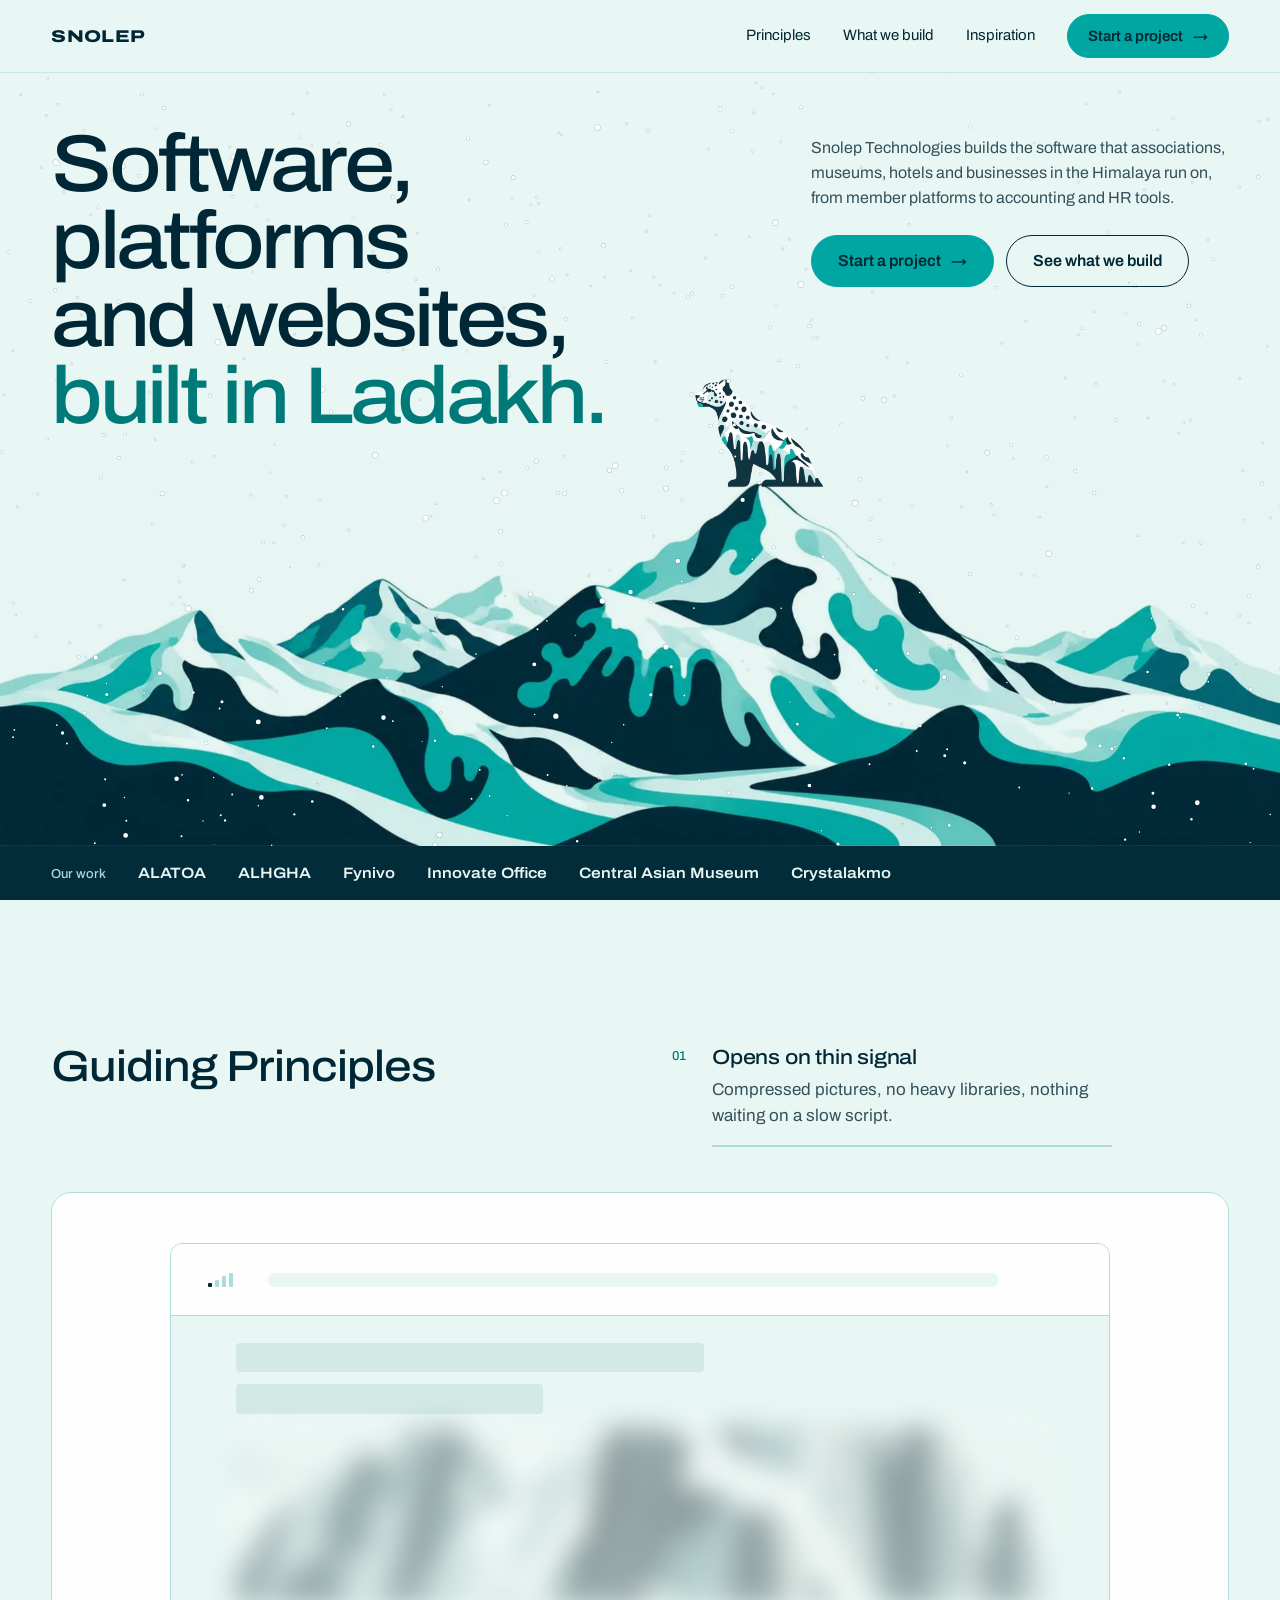
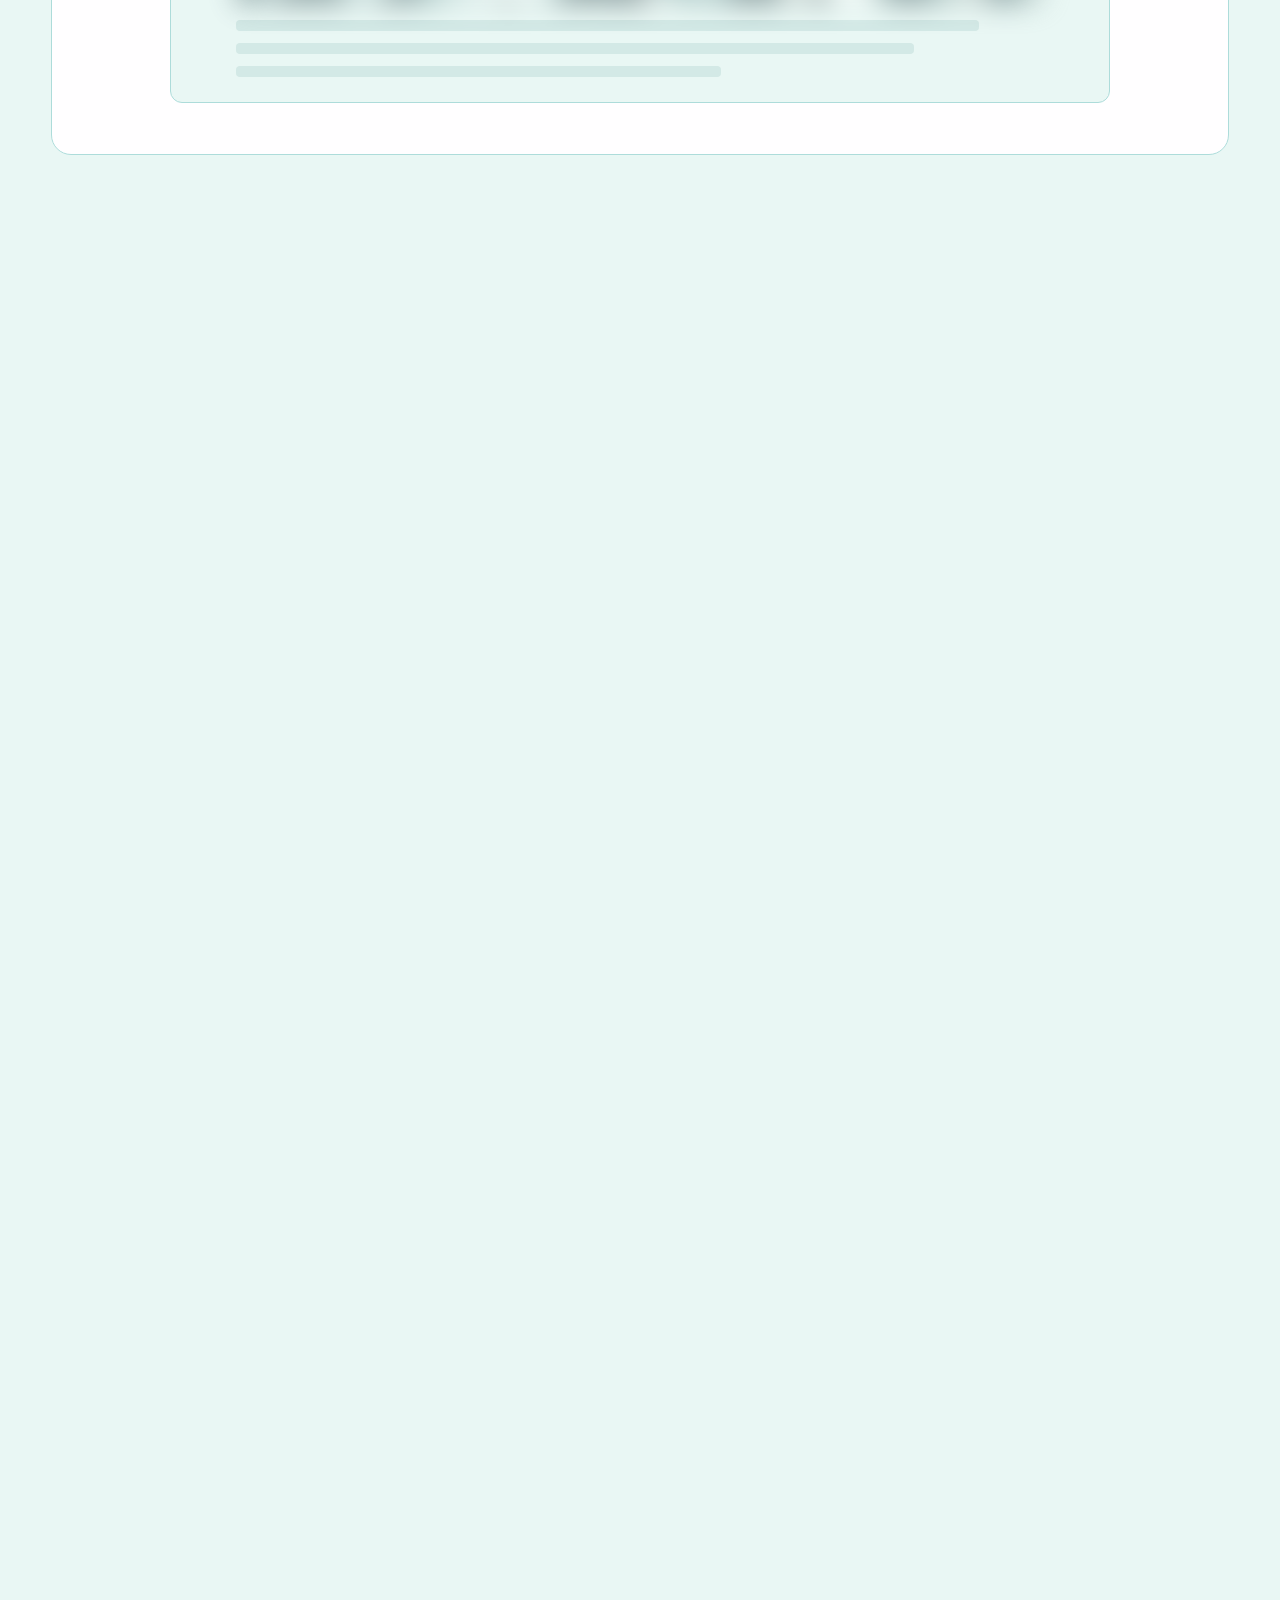
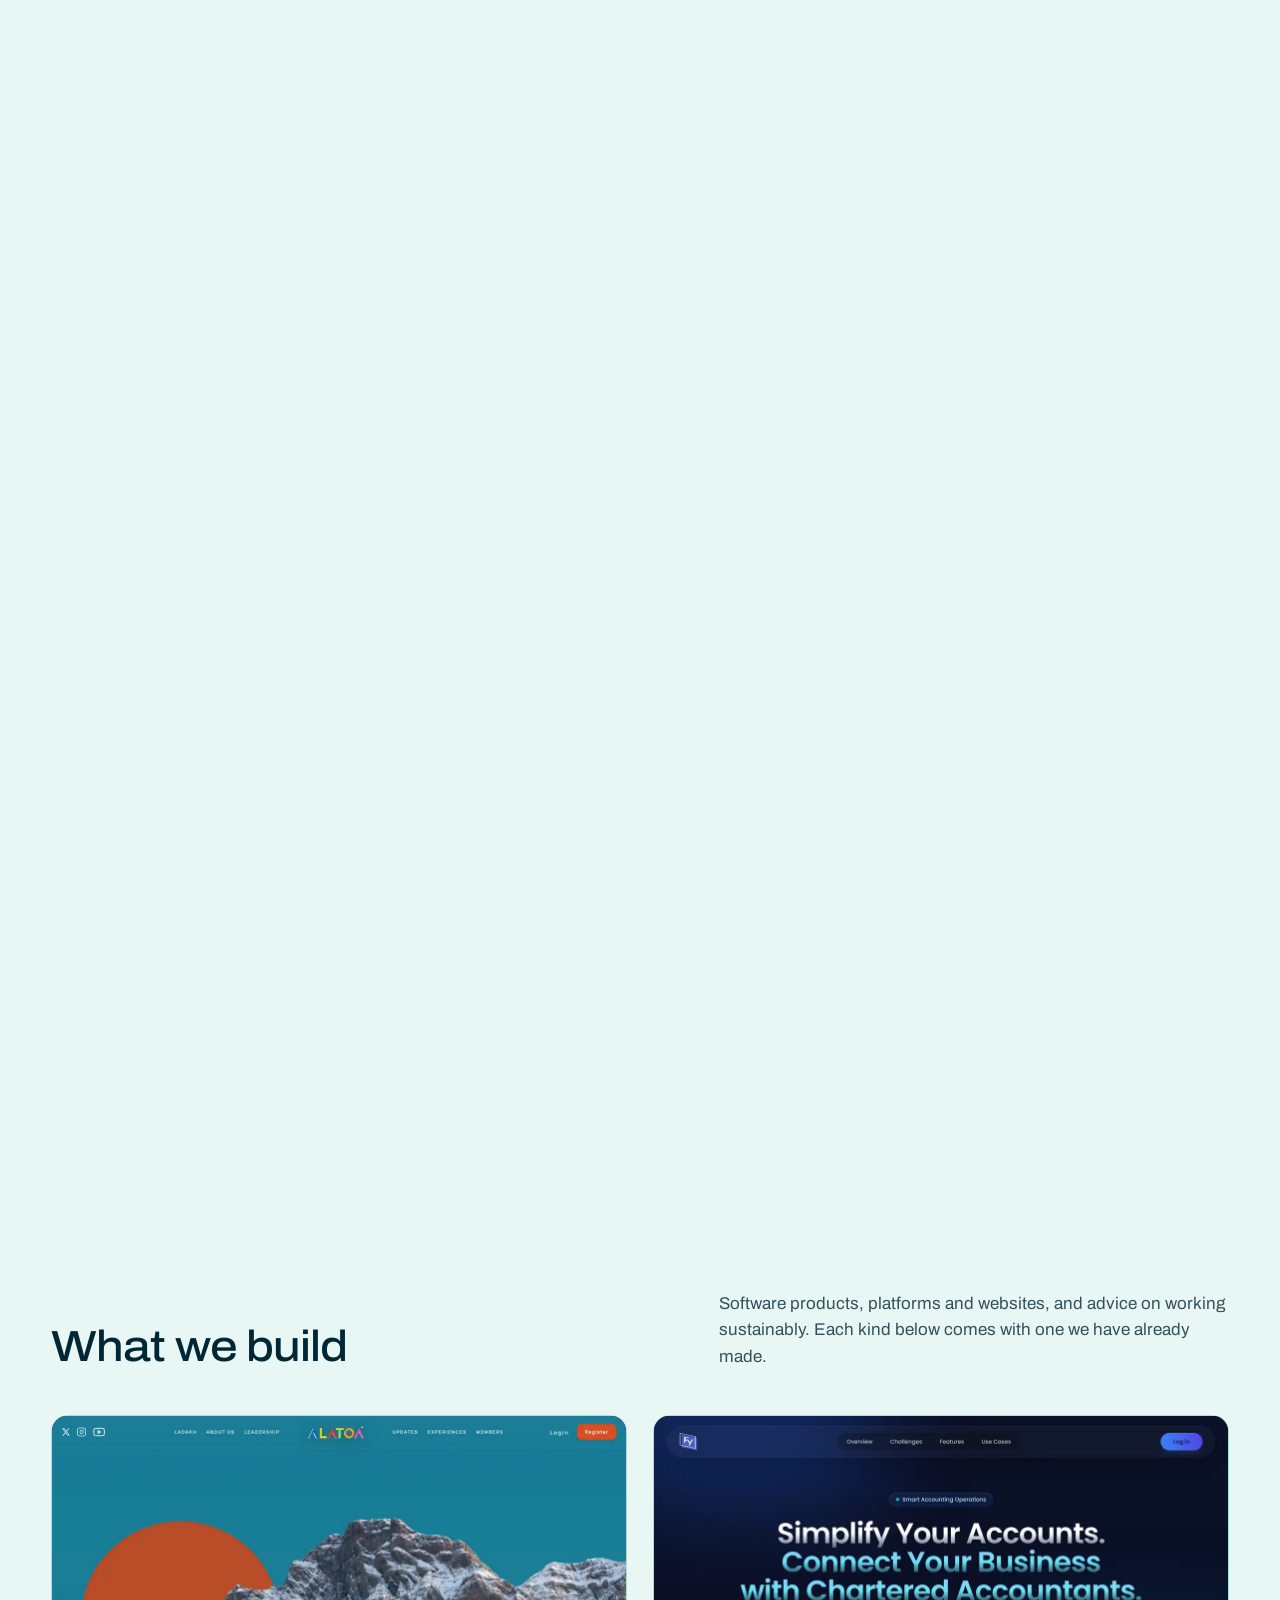
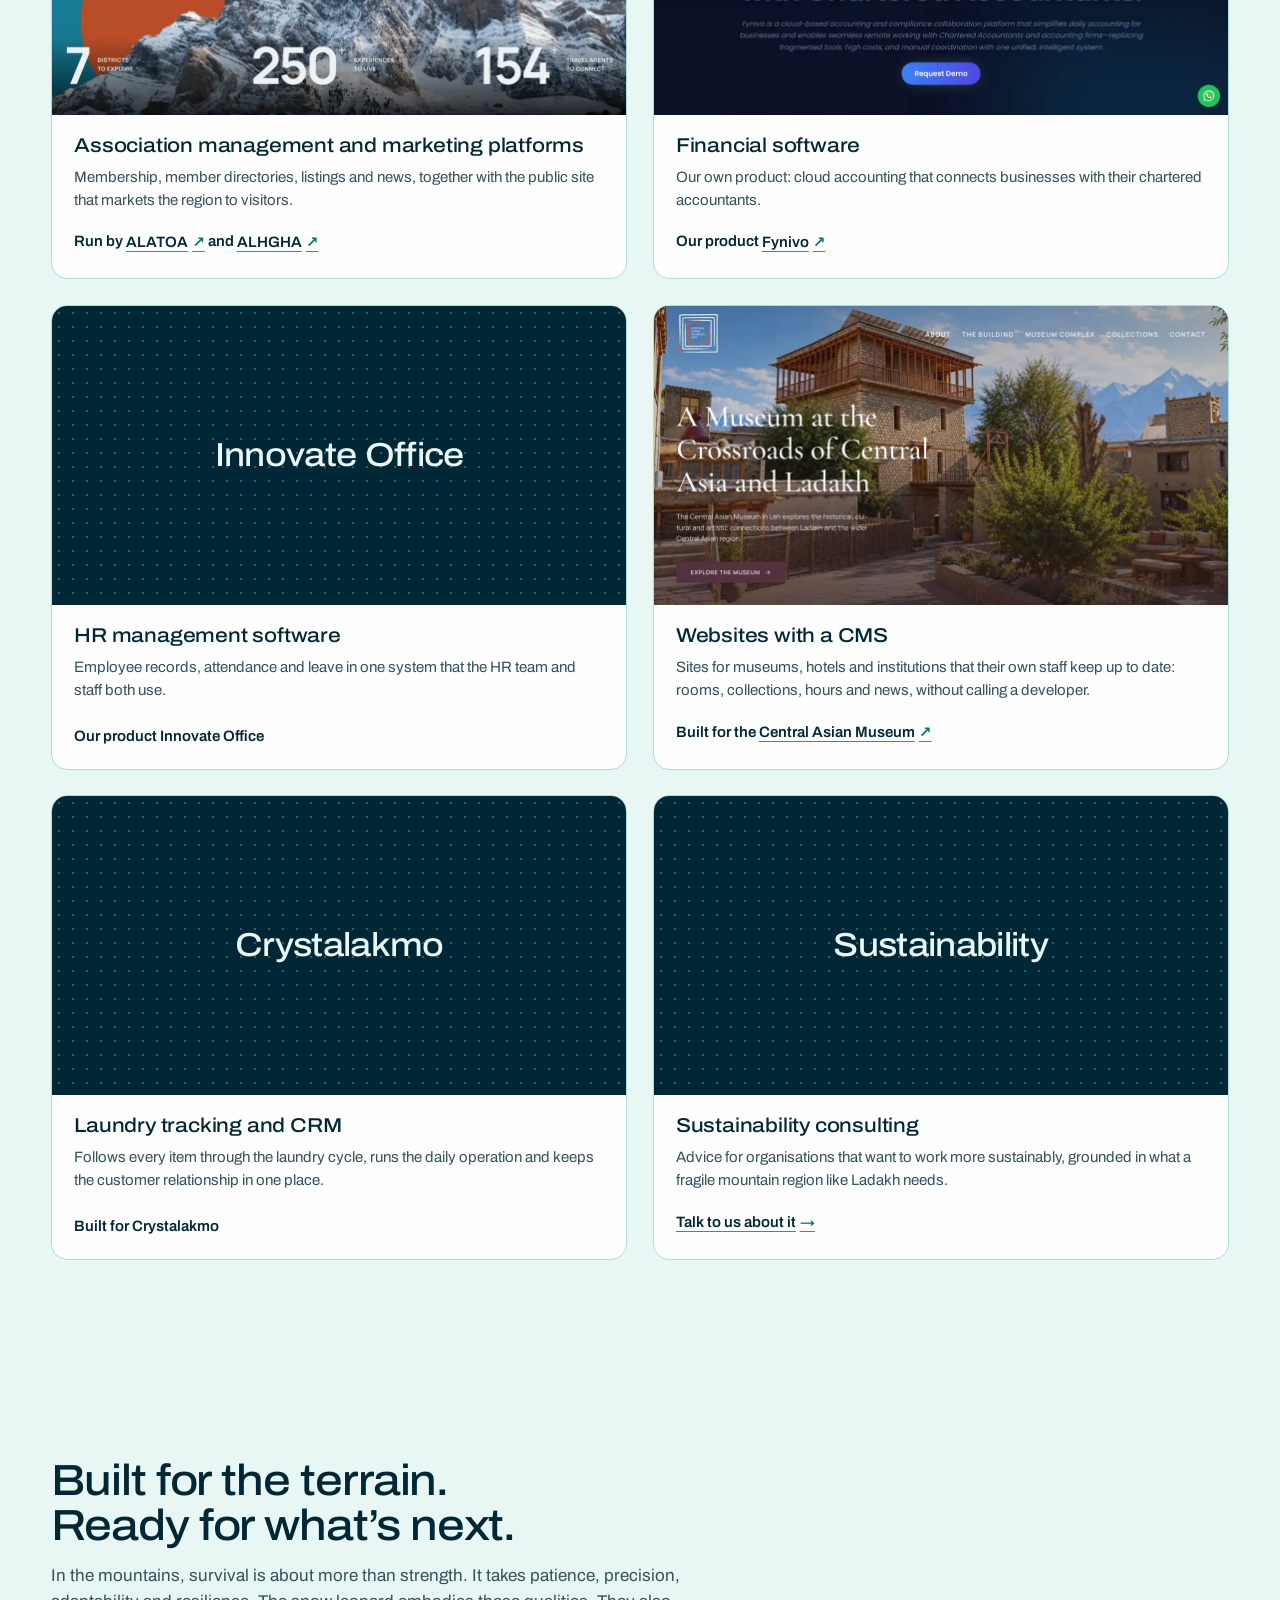
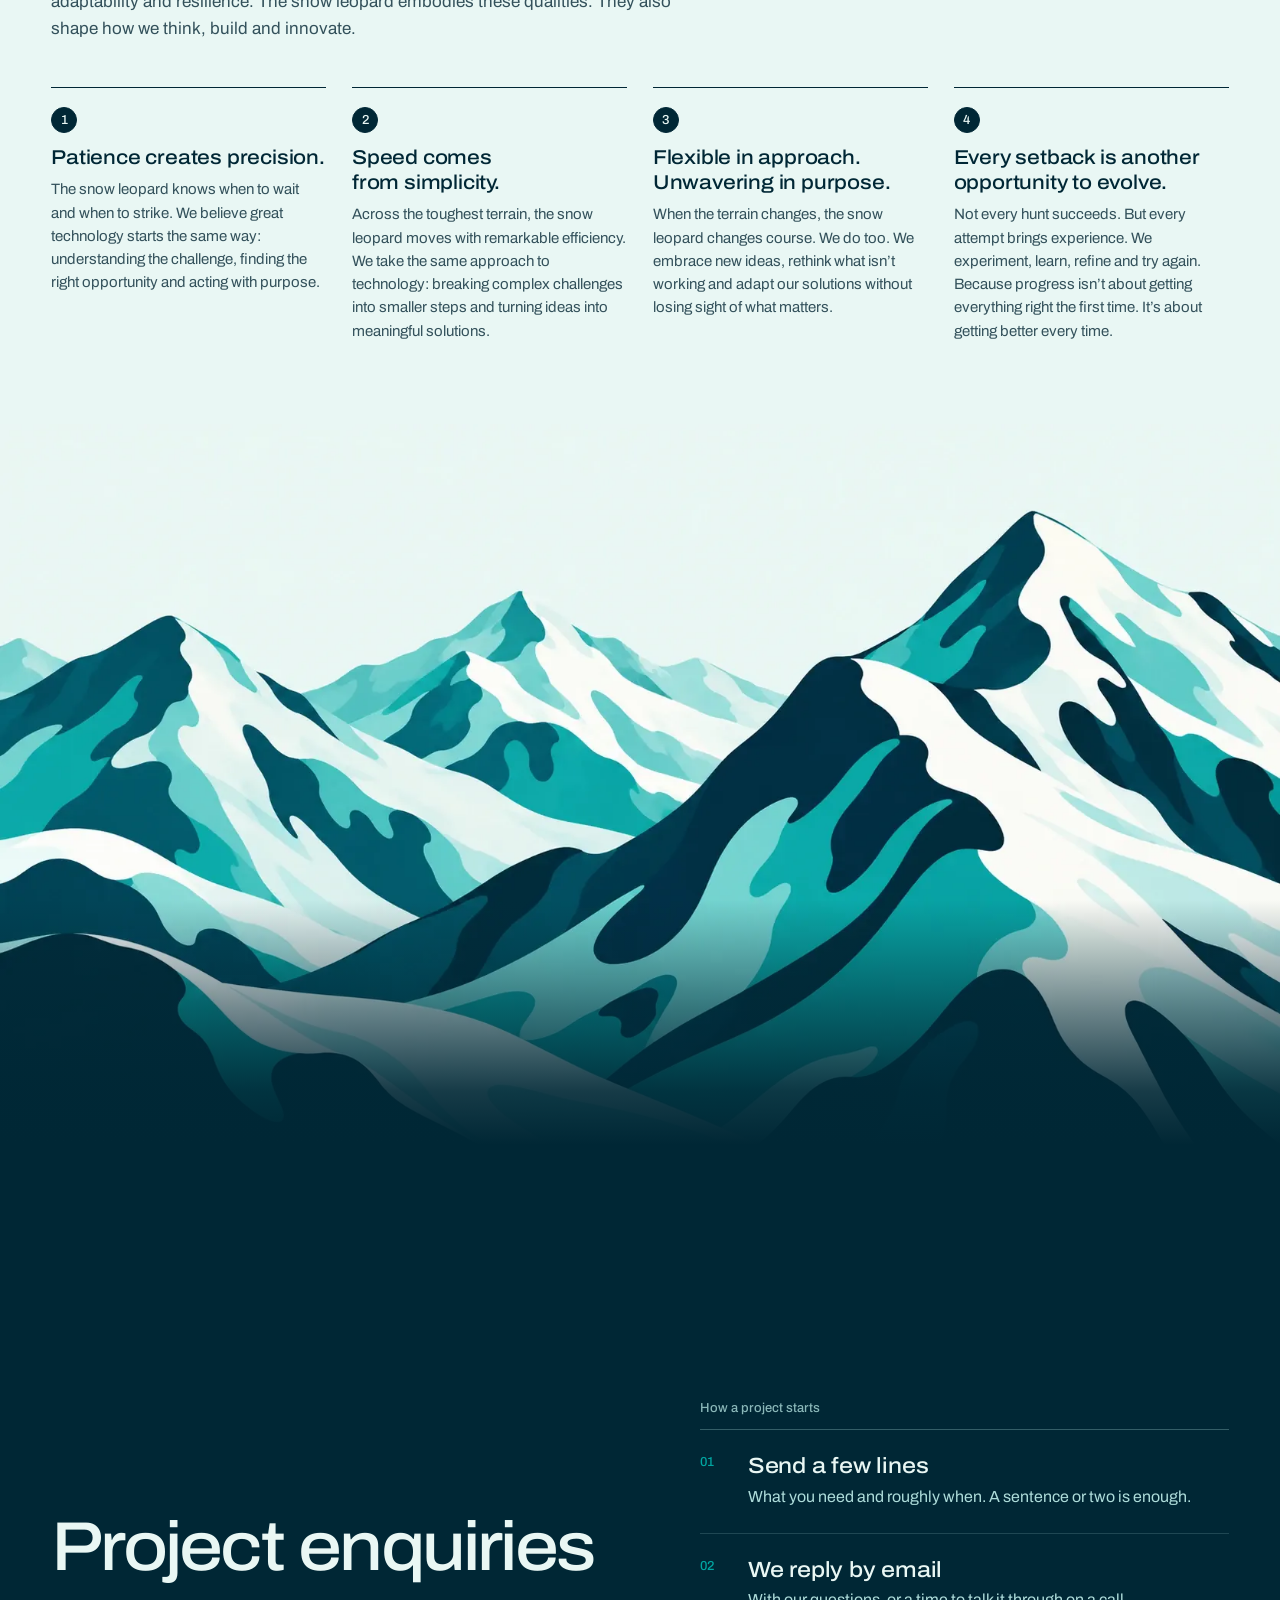
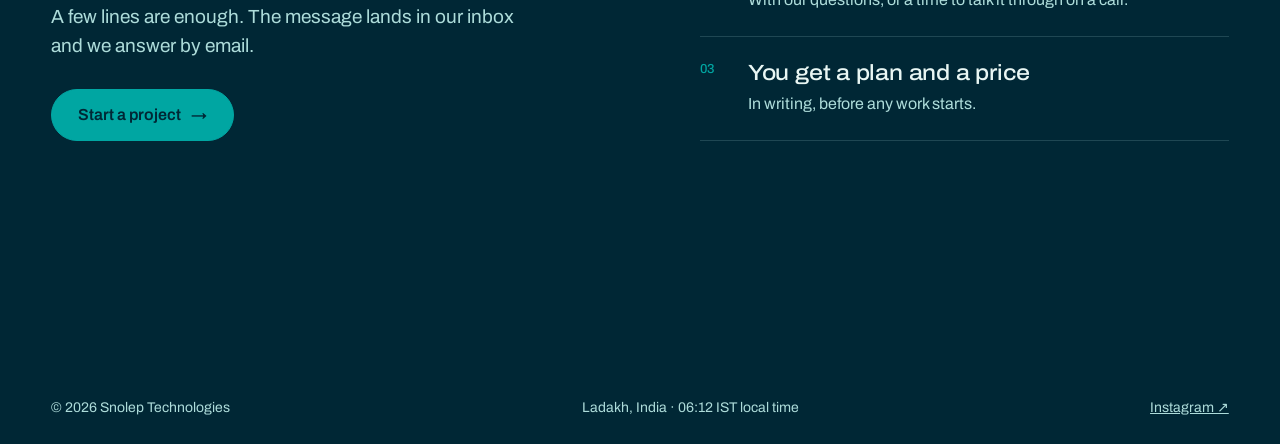
<file: site/landing-1.html>
<!doctype html>
<html lang="en">
<head>
<meta charset="utf-8">
<meta name="viewport" content="width=device-width, initial-scale=1">
<title>Landing 1: Summit · Snolep Technologies | Websites and web platforms from Ladakh</title>
<meta name="description" content="Snolep Technologies builds software products, association platforms and websites from Ladakh, in the Indian Himalaya, and offers sustainability consulting.">
<meta property="og:title" content="Snolep Technologies">
<meta property="og:description" content="Websites, member platforms and web applications, built in Ladakh.">
<meta property="og:type" content="website">
<meta name="theme-color" content="#e9f7f4">
<link rel="icon" href="./img/icon.png">
<link rel="preconnect" href="https://fonts.googleapis.com">
<link rel="preconnect" href="https://fonts.gstatic.com" crossorigin>
<link href="https://fonts.googleapis.com/css2?family=Archivo:wdth,wght@100..125,400..800&display=swap" rel="stylesheet">
<link rel="preload" as="image" href="./img/snolep-leopard.webp">

<style>
  /* Snolep palette: navy type, mint page (the sky of the mountain drawing), teal for the one action. */
  :root {
    --navy: #002735;
    --teal: #00a6a2;
    --teal-ink: #007a78;      /* teal dark enough for small text on the mint */
    --aqua: #addcda;
    --mint: #e9f7f4;
    --white: #fffeff;
    --muted: #33515b;
    --display: "Archivo", "Arial Narrow", system-ui, sans-serif;
    --body: "Archivo", system-ui, -apple-system, "Segoe UI", Roboto, sans-serif;
    --mono: ui-monospace, "SF Mono", Menlo, Consolas, monospace;
    --rail: 248px;
    --pad: clamp(20px, 4vw, 56px);
    --ease: cubic-bezier(.2, .8, .2, 1);
  }
  *, *::before, *::after { box-sizing: border-box; margin: 0; padding: 0; }
  html { overflow-x: clip; scroll-padding-top: 20px; }
  body { background: var(--mint); color: var(--navy); font: 400 17px/1.55 var(--body); -webkit-font-smoothing: antialiased; }
  a { color: inherit; }
  img { display: block; max-width: 100%; }
  :focus-visible { outline: 2px solid var(--teal); outline-offset: 3px; border-radius: 4px; }
  .skip { position: fixed; left: 12px; top: -60px; z-index: 50; padding: 10px 16px; border-radius: 8px; background: var(--navy); color: var(--mint); }
  .skip:focus { top: 12px; }

  /* the one canvas that draws every dot; text and cards sit above it, section grounds below */
  .dots { position: fixed; inset: 0; width: 100vw; height: 100vh; z-index: 2; pointer-events: none; }
  .wrap { position: relative; z-index: 3; width: min(1240px, 100% - 2 * var(--pad)); margin-inline: auto; }
  .label { font: 500 13px/1.3 var(--body); color: var(--muted); }
  h1, h2, h3 { font-family: var(--display); font-stretch: 112%; letter-spacing: -.02em; text-wrap: balance; }
  h2 { font-size: clamp(32px, 3.4vw, 48px); line-height: 1.05; font-weight: 500; letter-spacing: -.025em; }
  h3 { font-weight: 500; letter-spacing: -.01em; }

  .btn { display: inline-flex; align-items: center; justify-content: center; gap: 10px; min-height: 52px; padding: 0 26px; border: 1.5px solid var(--navy); border-radius: 999px;
         font: 600 16px/1 var(--body); text-decoration: none; cursor: pointer; transition: transform .25s var(--ease), background .2s ease, color .2s ease, border-color .2s ease; }
  .btn.primary { background: var(--teal); border-color: var(--teal); color: var(--navy); }
  .btn.primary:hover { background: var(--navy); border-color: var(--navy); color: var(--mint); }
  .btn.ghost { background: transparent; color: var(--navy); }
  .btn.ghost:hover { background: var(--navy); color: var(--mint); }
  .btn:hover { transform: translateY(-2px); }
  .btn:active { transform: translateY(0) scale(.98); }
  .btn i { font-style: normal; transition: transform .25s var(--ease); }
  .btn:hover i { transform: translateX(3px); }

  /* header (narrow screens; wide screens have the rail) */
  .site-head { position: fixed; top: 0; left: 0; right: 0; z-index: 10; background: rgba(233, 247, 244, .86); backdrop-filter: blur(10px); border-bottom: 1px solid rgba(173, 220, 218, .6); }
  .site-head .wrap { display: flex; align-items: center; justify-content: space-between; height: 64px; }
  .brand { font: 800 17px/1 var(--display); font-stretch: 125%; letter-spacing: .02em; text-decoration: none; }
  .menu-btn { display: inline-flex; align-items: center; gap: 10px; min-height: 44px; padding: 0 18px; border: 1px solid currentColor; border-radius: 999px;
              background: none; color: inherit; font: 500 12px/1 var(--mono); letter-spacing: .12em; text-transform: uppercase; cursor: pointer; }
  .site-head.on-dark { background: rgba(0, 39, 53, .86); border-color: rgba(173, 220, 218, .2); color: var(--mint); }
  .menu-btn b { font: 400 18px/10px var(--body); }

  /* the rail: a panel that stays put on the right on wide screens (the index, with where you are;
     the work; contact; the local time; let's talk). Under 1100px it slides in off the Menu button. */
  :root { --rail: 248px; }
  .rail { position: fixed; top: 0; right: 0; bottom: 0; width: var(--rail); z-index: 30; display: flex; flex-direction: column;
          padding: 26px 24px 20px; overflow-y: auto; overscroll-behavior: contain; background: var(--white); color: var(--navy);
          border-left: 1px solid var(--aqua); }
  .rail-brand { display: block; text-decoration: none; font: 900 21px/1 var(--display); font-stretch: 125%; letter-spacing: .02em; }
  .rail-brand small { display: block; margin-top: 6px; font: 500 9px/1 var(--mono); letter-spacing: .32em; color: var(--muted); }
  .rail-block { border-top: 1px solid var(--aqua); padding: 16px 0 18px; }
  .rail-brand + .rail-block, .rail-close + .rail-block { margin-top: 24px; }
  .rail-label { display: block; margin-bottom: 10px; font: 500 13px/1.2 var(--body); color: var(--muted); }
  .rail-index a { display: grid; grid-template-columns: 28px 1fr auto; align-items: baseline; padding: 8px 0; text-decoration: none;
                  font: 500 15px/1.2 var(--body); transition: color .25s ease; }
  .rail-index a span { font: 500 10px/1 var(--mono); color: var(--muted); transition: color .25s ease; }
  .rail-index a::after { content: ''; align-self: center; width: 6px; height: 6px; border-radius: 50%; background: var(--teal); opacity: 0; transform: scale(.3); transition: opacity .25s ease, transform .25s ease; }
  .rail-index a:hover, .rail-index a[aria-current="true"], .rail-index a[aria-current="true"] span { color: var(--teal-ink); }
  .rail-index a[aria-current="true"]::after { opacity: 1; transform: none; }
  .rail-links a { display: flex; justify-content: space-between; align-items: baseline; padding: 5px 0; font-size: 13px; text-decoration: none; transition: color .2s ease; }
  .rail-links a i { font: 500 11px/1 var(--mono); font-style: normal; color: var(--muted); transition: transform .25s ease, color .2s ease; }
  .rail-links a:hover, .rail-links a:hover i { color: var(--teal); }
  .rail-links a:hover i { transform: translate(2px, -2px); }
  .rail-mail { display: flex; align-items: center; gap: 8px; font-size: 14px; }
  .rail-mail a { text-decoration: none; }
  .rail-mail a:hover { color: var(--teal); }
  .copy { padding: 3px 6px; border: 1px solid var(--aqua); border-radius: 4px; background: none; color: var(--muted); font: 500 10px/1 var(--mono); cursor: pointer; }
  .copy:hover { color: var(--navy); border-color: var(--navy); }
  .rail-time { display: flex; justify-content: space-between; margin-top: 22px; font-size: 13px; color: var(--muted); }
  .rail-time time { font: 500 12px/1.4 var(--mono); color: var(--navy); }
  .rail-foot { margin-top: auto; padding-top: 24px; display: grid; justify-items: center; gap: 12px; }
  .rail-cta { width: 100%; display: flex; align-items: center; justify-content: space-between; padding: 6px 6px 6px 22px; border-radius: 999px;
              background: var(--teal); color: var(--navy); text-decoration: none; font: 600 15px/1 var(--body); transition: background .25s ease, color .25s ease; }
  .rail-cta i { width: 40px; height: 40px; display: grid; place-items: center; border-radius: 50%; background: var(--white); color: var(--navy);
                font: 600 16px/1 var(--body); font-style: normal; transition: transform .35s ease; }
  .rail-cta:hover { background: var(--navy); color: var(--mint); }
  .rail-cta:hover i { transform: translateX(3px); }
  .rail-top { padding: 4px; border: 0; background: none; color: var(--muted); font: 400 12px/1 var(--body); cursor: pointer; }
  .rail-top:hover { color: var(--navy); }
  .rail-close { display: none; }
  .rail-scrim { display: none; }
  @media (prefers-reduced-motion: no-preference) { html { scroll-behavior: smooth; } }
  .rail-links span.off { display: flex; justify-content: space-between; padding: 5px 0; font-size: 13px; }
  .rail-brand { font-weight: 800; }
  .rail-cta { min-height: 52px; }
  /* wide screens: one bar across the top (the name, the sections, the main action); the side panel
     is only the phone and tablet menu */
  .site-nav, .head-cta { display: none; }
  @media (min-width: 1100px) {
    html { scroll-padding-top: 64px; }
    .rail, .rail-scrim, .menu-btn { display: none; }
    .site-head .wrap { height: 72px; }
    .site-nav { display: flex; gap: 32px; margin-left: auto; margin-right: 32px; }
    .site-nav a { font-size: 15px; text-decoration: none; background: linear-gradient(currentColor, currentColor) 0 100% / 0 1px no-repeat;
                  padding: 6px 0; transition: background-size .3s var(--ease); }
    .site-nav a:hover { background-size: 100% 1px; }
    .head-cta { display: inline-flex; min-height: 44px; padding: 0 20px; font-size: 15px; }
  }
  @media (max-width: 1099px) {
    .rail { width: min(320px, 86vw); transform: translateX(100%); visibility: hidden; transition: transform .45s var(--ease), visibility 0s .45s; }
    .rail.open { transform: none; visibility: visible; box-shadow: -24px 0 60px rgba(0, 39, 53, .18); transition: transform .45s var(--ease); }
    .rail-close { display: grid; place-items: center; position: absolute; top: 14px; right: 14px; width: 44px; height: 44px; border: 1px solid var(--aqua);
                  border-radius: 50%; background: none; color: var(--navy); font: 400 20px/1 var(--body); cursor: pointer; }
    .rail-scrim { display: block; position: fixed; inset: 0; z-index: 29; background: rgba(0, 39, 53, .35); opacity: 0; pointer-events: none; transition: opacity .3s ease; }
    .rail-scrim.open { opacity: 1; pointer-events: auto; }
    .rail-index a, .rail-links a { padding-block: 12px; }
  }

  /* hero: what we do on the left, the logo on the right; its snow leopard is drawn by the dots */
  /* landing (shared) */
  .lp { position: relative; padding: 0; overflow: clip; }
  .lp-title { font-size: clamp(40px, 6.3vw, 104px); line-height: .96; font-weight: 500; letter-spacing: -.045em; }
  .lp-title em { font-style: normal; color: var(--teal-ink); }
  .lp-title .ln { display: block; overflow: hidden; padding-bottom: .08em; margin-bottom: -.08em; }
  .lp-title .ln > span { display: inline-block; }
  .lp .lede { max-width: 28em; font-size: clamp(16px, 1.2vw, 18px); color: var(--muted); }
  .lp .actions { display: flex; flex-wrap: wrap; gap: 12px; margin-top: 24px; }
  .built-for { display: flex; flex-wrap: wrap; align-items: baseline; gap: 8px 32px; }
  .built-for ul { display: contents; list-style: none; }
  .built-for li { font: 600 15px/1.2 var(--display); font-stretch: 112%; }
  @keyframes lineUp { to { transform: none; } }
  @keyframes rise { to { opacity: 1; transform: none; } }
  @media (prefers-reduced-motion: no-preference) {
    .lp-title .ln > span { transform: translateY(105%); animation: lineUp 1s var(--ease) forwards; }
    .lp-title .ln:nth-child(2) > span { animation-delay: .09s; } .lp-title .ln:nth-child(3) > span { animation-delay: .18s; } .lp-title .ln:nth-child(4) > span { animation-delay: .27s; }
    .lp .later { opacity: 0; transform: translateY(14px); animation: rise .9s var(--ease) .5s forwards; }
  }
  /* 1 summit: the range rises along the foot of the screen; snow settles into the leopard on its summit */
  .lp1 { height: 100vh; height: 100svh; min-height: 640px; display: flex; flex-direction: column; }
  .lp1-top { position: relative; z-index: 2; padding-top: calc(72px + clamp(24px, 6vh, 72px)); display: grid; grid-template-columns: minmax(0, 1.25fr) minmax(0, .75fr); gap: 24px clamp(28px, 5vw, 80px); align-items: start; }
  .lp1-side { padding-top: .6em; }
  .lp1-range { position: absolute; left: 0; right: 0; bottom: 54px; aspect-ratio: 1904 / 576; }
  .lp1-mtn { position: absolute; inset: 0; width: 100%; height: 100%; mix-blend-mode: multiply; }
  .lp1-cat { position: absolute; left: 59.3%; top: 6.3%; width: clamp(96px, 10vw, 160px); height: auto; transform: translate(-50%, -96%); }
  .lp1-foot { position: relative; z-index: 2; margin-top: auto; height: 54px; display: flex; align-items: center; background: #032c3b; color: var(--mint); }
  .lp1-foot .label { color: var(--aqua); }
  @media (prefers-reduced-motion: no-preference) {
    .lp1-mtn { clip-path: inset(35% 0 0 0); transform: translateY(10%); animation: rangeUp 1.5s var(--ease) .05s forwards; }
    @keyframes rangeUp { to { clip-path: inset(0); transform: none; } }
  }
  @media (max-width: 900px) {
    .lp1 { height: auto; min-height: 0; }
    .lp1-top { grid-template-columns: 1fr; padding-top: 104px; }
    .lp1-range { position: relative; bottom: auto; order: 2; width: 230%; margin: 40px 0 0 -76%; }
    .lp1-foot { order: 3; }
    .lp1-cat { width: 100px; }
    .lp1-foot { height: auto; padding: 14px 0 18px; }
    .lp1-foot .built-for { gap: 6px 18px; }
  }

  section { padding: clamp(72px, 11vh, 128px) 0; }
  .head { display: flex; flex-wrap: wrap; align-items: end; justify-content: space-between; gap: 16px 48px; margin-bottom: clamp(28px, 5vh, 52px); }
  .head p { max-width: 30em; color: var(--muted); }

  /* what we build: each kind of work with the one we made; the screenshots are whole pages that
     scroll through their frame on hover */
  .work-grid { display: grid; grid-template-columns: repeat(2, minmax(0, 1fr)); gap: clamp(16px, 2vw, 28px); }
  .card { display: flex; flex-direction: column; background: var(--white); border: 1px solid var(--aqua); border-radius: 16px; overflow: hidden;
          transition: box-shadow .35s var(--ease), border-color .2s ease; }
  .card:hover { box-shadow: 0 18px 40px -18px rgba(0, 39, 53, .35); border-color: var(--navy); }
  .card .shot { position: relative; aspect-ratio: 1152 / 600; overflow: hidden; background: var(--navy); }
  .card .shot img { position: absolute; left: 0; top: 0; width: 100%; height: auto; transition: top .7s var(--ease), transform .7s var(--ease); }
  @media (hover: hover) and (prefers-reduced-motion: no-preference) {
    .card:hover .shot img, .card:focus-within .shot img { top: 100%; transform: translateY(-100%); transition-duration: 7s; transition-timing-function: cubic-bezier(.4, 0, .6, 1); }
  }
  .card .meta { flex: 1; display: flex; flex-direction: column; gap: 8px; padding: 18px 22px 20px; }
  .card h3 { font-size: 20px; line-height: 1.25; }
  .card .meta p { font-size: 15px; color: var(--muted); }
  .card .meta p.eg { margin-top: auto; padding-top: 6px; color: var(--navy); font-weight: 600; }
  .card .eg a { display: inline-flex; align-items: center; gap: 4px; min-height: 32px; text-decoration-color: var(--teal); text-underline-offset: 4px; }
  .card .eg a i { font-style: normal; color: var(--teal-ink); transition: transform .25s var(--ease); }
  .card .eg a:hover { color: var(--teal-ink); }
  .card .eg a:hover i { transform: translate(2px, -2px); }
  .card .plate { display: grid; place-items: center; text-align: center; padding: 8%; color: var(--mint);
                 background: radial-gradient(circle, rgba(173, 220, 218, .28) 1.2px, transparent 1.6px) 0 0 / 14px 14px, var(--navy); }
  .card .plate b { font: 500 clamp(22px, 2.6vw, 36px)/1.05 var(--display); font-stretch: 112%; letter-spacing: -.02em; }
  .card.wide { grid-column: 1 / -1; display: grid; grid-template-columns: minmax(0, 1fr) minmax(0, 1fr); }
  .card.wide .shot { aspect-ratio: auto; min-height: 260px; }
  .card.wide .meta { justify-content: center; padding: clamp(22px, 3vw, 40px); }
  .card.wide .meta p.eg { margin-top: 8px; }

  /* values and standards. Static (phones, tablets, short screens, reduced motion, no script): a peak
     beside four rows. Live (desktop): the section is tall, its stage stays on screen, and the four
     standards play one after another, each animation scrubbed by the scroll. */
  .values > .wrap { display: grid; grid-template-columns: minmax(0, .8fr) minmax(0, 1.2fr); gap: clamp(28px, 5vw, 88px); align-items: center; }
  .values-pic { width: 100%; height: auto; border-radius: 16px; }
  .values .sub { margin-top: 14px; max-width: 30em; color: var(--muted); }
  .std { list-style: none; margin-top: clamp(24px, 4vh, 40px); border-top: 1px solid var(--navy); }
  .std li { display: grid; grid-template-columns: minmax(0, .9fr) minmax(0, 1.1fr); gap: 6px 28px; align-items: baseline; padding: 20px 0 22px; border-bottom: 1px solid var(--aqua); }
  .std h3 { font-size: clamp(19px, 1.6vw, 22px); line-height: 1.25; }
  .std p { color: var(--muted); }
  .values.is-live { height: calc(100vh + 4 * 72vh); height: calc(100svh + 4 * 72svh); padding: 0; }
  .values.is-live > .wrap { display: none; }
  .values.is-live .v-stage { display: block; position: sticky; top: 0; height: 100vh; height: 100svh; overflow: clip; }
  .v-grid { height: 100%; display: grid; grid-template-columns: minmax(0, 1fr) minmax(0, 1fr); grid-template-rows: auto 1fr;
            column-gap: clamp(28px, 5vw, 80px); row-gap: clamp(28px, 5vh, 52px); padding-top: calc(72px + clamp(36px, 8vh, 88px)); }
  .v-title { align-self: start; }
  /* only the current principle shows; the next one takes its place as the scroll moves on */
  .v-steps { list-style: none; display: grid; align-self: start; max-width: 440px; }
  .v-step { grid-area: 1 / 1; display: grid; grid-template-columns: 40px 1fr; column-gap: 0; opacity: 0; transform: translateY(10px);
            transition: opacity .35s ease, transform .5s var(--ease); pointer-events: none; }
  .v-step.is-on { opacity: 1; transform: none; pointer-events: auto; }
  .v-n { grid-row: span 3; font: 500 13px/1.9 var(--body); color: var(--teal-ink); }
  .v-step h3 { font-size: clamp(19px, 1.6vw, 22px); line-height: 1.3; }
  .v-step p { margin-top: 6px; color: var(--muted); }
  .v-bar { grid-column: 2; height: 2px; margin-top: 16px; background: var(--aqua); }
  .v-bar i { display: block; height: 100%; background: var(--navy); transform: scaleX(var(--q, 0)); transform-origin: left; }
  .v-frame { grid-column: 1 / -1; align-self: stretch; margin-bottom: clamp(24px, 5vh, 48px); position: relative; border: 1px solid var(--aqua); border-radius: 20px;
             background: var(--white); overflow: hidden; container-type: size; }
  .v-scene { position: absolute; inset: 0; opacity: 0; transition: opacity .45s ease; }
  .v-scene.is-on { opacity: 1; }
  /* 1 thin signal: a window on one bar of signal; text resolves and the picture sharpens as it loads */
  .s1-win { position: absolute; inset: 9% 10%; border: 1px solid var(--aqua); border-radius: 12px; background: var(--mint); overflow: hidden; display: flex; flex-direction: column; }
  .s1-top { display: flex; align-items: center; gap: 4%; padding: 3% 4%; background: var(--white); border-bottom: 1px solid var(--aqua); }
  .s1-sig { display: inline-flex; align-items: flex-end; gap: 3px; height: 14px; }
  .s1-sig i { width: 4px; border-radius: 1px; background: var(--aqua); }
  .s1-sig i:nth-child(1) { height: 25%; } .s1-sig i:nth-child(2) { height: 50%; } .s1-sig i:nth-child(3) { height: 75%; } .s1-sig i:nth-child(4) { height: 100%; }
  .s1-sig i.on { background: var(--navy); }
  .s1-url { flex: 1; height: 14px; border-radius: 7px; background: var(--mint); }
  .s1-ok { font: 500 13px/1 var(--body); color: var(--teal-ink); opacity: var(--ok, 0); }
  .s1-load { height: 2px; background: transparent; }
  .s1-load i { display: block; height: 100%; background: var(--teal); transform: scaleX(var(--load, 0)); transform-origin: left; }
  .s1-body { flex: 1; min-height: 0; display: flex; flex-direction: column; gap: 2.2cqh; padding: 4.5cqh 7%; }
  .s1-b, .s1-t { display: block; border-radius: 4px; background: color-mix(in srgb, var(--navy) calc(var(--r, 0) * 100%), #d3e9e6); }
  .s1-b { flex: none; height: 5.2cqh; }
  .s1-t { flex: none; height: 1.9cqh; background: color-mix(in srgb, var(--muted) calc(var(--r, 0) * 100%), #d3e9e6); }
  .s1-pic { display: block; flex: 1; min-height: 0; margin: .6cqh 0; border-radius: 8px; background: #cfe6e3 url(./img/peak.webp) 50% 30% / cover; filter: blur(calc((1 - var(--r, 0)) * 14px)) saturate(calc(.3 + var(--r, 0) * .7)); opacity: calc(.45 + var(--r, 0) * .55); }
  /* 2 phone first: one layout, widened from phone to desktop, its blocks reflowing */
  .s2-dev { position: absolute; left: 50%; top: 46%; transform: translate(-50%, -50%); border: 2px solid var(--navy); background: var(--mint); overflow: hidden; }
  .s2-dev b { position: absolute; border-radius: 4px; }
  .s2-dev b[data-b="nav"] { background: var(--white); border: 1px solid var(--aqua); }
  .s2-dev b[data-b="h1"], .s2-dev b[data-b="h2"] { background: var(--navy); }
  .s2-dev b[data-b="btn"] { background: var(--teal); border-radius: 99px; }
  .s2-dev b[data-b="img"] { background: #cfe6e3 url(./img/peak.webp) 50% 30% / cover; border-radius: 6px; }
  .s2-dev b[data-b^="c"] { background: var(--white); border: 1px solid var(--aqua); }
  .s2-w { position: absolute; left: 50%; bottom: 5%; transform: translateX(-50%); font: 500 13px/1 var(--body); color: var(--muted); }
  /* 3 secure and always up: the lock, the checks ticked one by one, thirty days of uptime filling in */
  .s3 { position: absolute; top: 10%; bottom: 10%; left: 50%; width: min(640px, 84%); transform: translateX(-50%); display: flex; flex-direction: column; justify-content: center; gap: clamp(20px, 6cqh, 44px); }
  .s3-url { display: flex; align-items: center; gap: 10px; padding: 12px 16px; border: 1px solid var(--aqua); border-radius: 99px; background: var(--mint); font: 500 15px/1 var(--mono); }
  .s3-url svg { width: 18px; height: 18px; fill: none; stroke: var(--teal-ink); stroke-width: 1.6; opacity: var(--a, 0); transform: scale(calc(.6 + var(--a, 0) * .4)); }
  .s3-url span { color: var(--teal-ink); opacity: var(--a, 0); }
  .s3-url i { flex: 1; height: 10px; border-radius: 5px; background: #d3e9e6; }
  .s3-checks { list-style: none; display: grid; grid-template-columns: 1fr 1fr; gap: 10px 24px; }
  .s3-checks li { display: flex; align-items: center; gap: 10px; font-size: clamp(14px, 3cqw, 17px); opacity: calc(.35 + var(--a, 0) * .65); }
  .s3-checks li::before { content: '✓'; display: inline-grid; place-items: center; width: 24px; height: 24px; border-radius: 50%; font-size: 13px;
                          background: color-mix(in srgb, var(--teal) calc(var(--a, 0) * 100%), #e3f1ef); color: color-mix(in srgb, var(--navy) calc(var(--a, 0) * 100%), transparent); }
  .s3-up p { display: flex; justify-content: space-between; margin-bottom: 10px; font-size: 14px; color: var(--muted); }
  .s3-up b { font-weight: 500; color: var(--teal-ink); opacity: var(--ok, 0); }
  .s3-days { display: grid; grid-template-columns: repeat(30, 1fr); gap: 4px; height: 40px; }
  .s3-days i { border-radius: 3px; background: color-mix(in srgb, var(--teal) calc(var(--a, 0) * 100%), #e3f1ef); }
  /* 4 looked after: a year on a line from launch, through the winter, with the work done on it */
  .s4 { position: absolute; inset: 9% 7%; }
  .s4-status { position: absolute; top: 0; right: 0; display: flex; align-items: center; gap: 8px; padding: 8px 14px; border: 1px solid var(--aqua); border-radius: 99px; font: 500 14px/1 var(--body); }
  .s4-track { position: absolute; left: 0; right: 0; top: 54%; height: 0; }
  .s4-winter { position: absolute; left: 42%; width: 30%; top: -120px; height: 240px; border-radius: 12px;
               background: radial-gradient(circle, rgba(0, 166, 162, .22) 1.3px, transparent 1.8px) 0 0 / 14px 14px, rgba(173, 220, 218, .28); opacity: var(--w, 0); }
  .s4-winter em { position: absolute; left: 12px; bottom: 10px; font: 500 13px/1 var(--body); font-style: normal; color: var(--teal-ink); }
  .s4-rail, .s4-line { position: absolute; left: 0; right: 0; top: -1px; height: 2px; background: var(--aqua); }
  .s4-line { background: var(--navy); transform: scaleX(var(--line, 0)); transform-origin: left; }
  .s4-pin { position: absolute; left: 0; top: 16px; font: 500 14px/1 var(--body); }
  .s4-pin::before { content: ''; position: absolute; left: 0; top: -23px; width: 12px; height: 12px; margin-left: -6px; border-radius: 50%; background: var(--navy); }
  .s4-ev { position: absolute; left: calc(var(--x) * 100%); top: 14px; transform: translateX(-50%) translateY(calc((1 - var(--a, 0)) * 8px)); opacity: var(--a, 0);
           padding: 6px 10px; border-radius: 8px; background: var(--white); border: 1px solid var(--aqua); font: 500 13px/1 var(--body); white-space: nowrap; }
  .s4-ev.up { top: auto; bottom: 14px; transform: translateX(-50%) translateY(calc((1 - var(--a, 0)) * -8px)); }
  .s4-ev::before { content: ''; position: absolute; left: 50%; top: -20px; width: 8px; height: 8px; margin-left: -4px; border-radius: 50%; background: var(--teal); }
  .s4-ev.up::before { top: auto; bottom: -19px; }

  /* inspiration: the snow leopard's four habits, over the mountain */
  .traits { list-style: none; display: grid; grid-template-columns: repeat(4, minmax(0, 1fr)); gap: clamp(16px, 2vw, 28px); margin-top: clamp(28px, 5vh, 48px); }
  .traits li { padding-top: 18px; border-top: 1px solid var(--navy); }
  .traits .n { display: inline-grid; place-items: center; width: 26px; height: 26px; margin-bottom: 12px; border: 1px solid var(--navy); border-radius: 50%;
               font: 500 13px/1 var(--body); background: var(--navy); color: var(--mint); }
  .traits h3 { font-size: 20px; line-height: 1.25; }
  .traits p { margin-top: 8px; font-size: 15px; color: var(--muted); }

  /* the range */
  .roots { padding-bottom: 0; }
  .roots .text { max-width: 640px; }
  .roots .text p { margin-top: 14px; color: var(--muted); }
  .range { position: relative; z-index: 1; margin-top: clamp(40px, 9vh, 96px); overflow: hidden; }
  .range-in { position: relative; aspect-ratio: 1672 / 941; }
  .range-in > img { width: 100%; height: 100%; }
  .range-fade { position: absolute; left: 0; right: 0; bottom: -1px; height: 34%; background: linear-gradient(rgba(0, 39, 53, 0), rgba(0, 39, 53, .55) 45%, rgba(0, 39, 53, .9) 78%, var(--navy)); }

  /* the close: a short brief, then the name in dots */
  .finale { background: var(--navy); color: var(--mint); padding: clamp(64px, 10vh, 112px) 0 0; min-height: 100vh; display: flex; flex-direction: column; }
  .contact { display: grid; grid-template-columns: minmax(0, .9fr) minmax(0, 1.1fr); gap: clamp(28px, 5vw, 88px); align-items: start; }
  .contact .say p { margin-top: 20px; max-width: 24em; color: var(--aqua); }
  .contact .say a.ig { display: inline-flex; align-items: center; min-height: 44px; margin-top: 14px; font-weight: 600; text-decoration-color: var(--teal); text-underline-offset: 5px; }
  .contact .say a.ig:hover { color: var(--aqua); }
  form.brief { display: grid; gap: 18px; padding: clamp(20px, 2.4vw, 32px); border: 1px solid rgba(173, 220, 218, .28); border-radius: 16px; background: #04303f; }
  .brief legend, .brief label { display: block; margin-bottom: 8px; font: 500 14px/1.3 var(--body); color: var(--aqua); }
  .brief fieldset { border: 0; }
  .chips { display: flex; flex-wrap: wrap; gap: 8px; }
  .chips label { margin: 0; font: 500 15px/1 var(--body); color: var(--mint); cursor: pointer; }
  .chips input { position: absolute; opacity: 0; }
  .chips span { display: inline-flex; align-items: center; min-height: 44px; padding: 0 16px; border: 1px solid rgba(173, 220, 218, .4); border-radius: 999px; transition: background .2s ease, color .2s ease, border-color .2s ease; }
  .chips label:hover span { border-color: var(--mint); }
  .chips input:checked + span { background: var(--mint); border-color: var(--mint); color: var(--navy); }
  .chips input:focus-visible + span { outline: 2px solid var(--teal); outline-offset: 3px; }
  .brief .pair { display: grid; grid-template-columns: 1fr 1fr; gap: 18px; }
  .brief input[type=text], .brief input[type=email], .brief textarea { width: 100%; padding: 13px 14px; border: 1px solid rgba(173, 220, 218, .4); border-radius: 10px; background: transparent; color: var(--mint); font: 400 16px/1.45 var(--body); }
  .brief textarea { min-height: 96px; resize: vertical; }
  .brief ::placeholder { color: rgba(173, 220, 218, .6); }
  .brief .send { display: flex; flex-wrap: wrap; align-items: center; gap: 12px 18px; }
  .brief .btn { background: var(--teal); border-color: var(--teal); color: var(--navy); }
  .brief .btn:disabled { opacity: .6; cursor: default; }
  .brief .btn:hover { background: var(--mint); border-color: var(--mint); }
  .brief .status { flex: 1 1 14em; font-size: 14px; line-height: 1.4; color: var(--aqua); }
  .name { position: relative; z-index: 3; width: min(1240px, 100% - 2 * var(--pad)); margin: auto auto 0; padding-top: clamp(40px, 8vh, 88px); }
  #wordmark { width: 100%; height: 90px; }
  .foot { position: relative; z-index: 3; width: min(1240px, 100% - 2 * var(--pad)); margin: 0 auto; padding: 22px 0 26px; display: flex; flex-wrap: wrap; justify-content: space-between; gap: 6px 24px; font-size: 14px; color: var(--aqua); }
  .foot a { display: inline-flex; align-items: center; min-height: 44px; margin-block: -12px; }

  /* the cursor (fine pointers): a ring that fills with how far down the page you are; over the
     contact section it becomes a "Work with us" bubble that smears behind itself as it moves */
  .cursor, .cursor-ghost { position: fixed; left: 0; top: 0; z-index: 40; pointer-events: none; }
  .cursor { width: 44px; height: 44px; margin: -22px 0 0 -22px; color: var(--navy); display: none;
            transform: translate3d(var(--x, -100px), var(--y, -100px), 0); }
  .cursor.on-dark { color: var(--aqua); }
  .cursor svg { position: absolute; inset: 0; width: 100%; height: 100%; transform: rotate(-90deg); overflow: visible; transition: opacity .25s ease, transform .35s ease; }
  .cursor circle { fill: none; stroke: currentColor; }
  .cursor .track { stroke-width: 1; opacity: .25; }
  .cursor .progress { stroke-width: 1.8; stroke-dasharray: 1 1; stroke-dashoffset: var(--left, 1); stroke: var(--teal); }
  .cursor .disc, .cursor-ghost { width: 96px; height: 96px; border-radius: 50%; background: var(--teal); }
  .cursor .disc { position: absolute; left: 50%; top: 50%; margin: -48px 0 0 -48px; display: grid; place-items: center; color: var(--navy);
                  font: 500 14px/1.1 var(--body); text-align: center;
                  transform: rotate(var(--angle, 0deg)) scale(calc(var(--s, 0) * var(--stretch, 1)), calc(var(--s, 0) / var(--stretch, 1))); }
  .cursor .disc span { transform: rotate(calc(-1 * var(--angle, 0deg))); display: block; }
  .cursor.is-link svg { opacity: 0; transform: rotate(-90deg) scale(.6); }
  .cursor-ghost { margin: -48px 0 0 -48px; opacity: 0; will-change: transform, opacity; }
  @media (pointer: fine) { .cursor { display: block; } }
  @media (pointer: fine) and (min-width: 901px) { .contact.is-target, .contact.is-target a, .contact.is-target button { cursor: none; } }

  /* on a desktop the form opens in a panel from the contact section; on a phone it stays in place */
  .open-brief { display: none; margin-top: 28px; background: var(--teal); border-color: var(--teal); color: var(--navy); }
  .open-brief:hover { background: var(--mint); border-color: var(--mint); }
  .steps { display: none; }
  .contact.form-away { grid-template-columns: minmax(0, 1.05fr) minmax(0, .95fr); align-items: end; }
  .contact.form-away h2 { font-size: clamp(48px, 5.4vw, 84px); line-height: .98; letter-spacing: -.04em; }
  .contact.form-away .say p { font-size: 19px; max-width: 26em; }
  .contact.form-away .steps { display: block; }
  .steps .label { color: var(--aqua); opacity: .8; }
  .steps ol { list-style: none; margin-top: 12px; border-top: 1px solid rgba(173, 220, 218, .3); counter-reset: step; }
  .steps li { display: grid; grid-template-columns: 40px 1fr; gap: 2px 8px; padding: 16px 0 17px; border-bottom: 1px solid rgba(173, 220, 218, .18); counter-increment: step; }
  .steps li::before { content: counter(step, decimal-leading-zero); grid-row: span 2; font: 500 13px/1.6 var(--body); color: var(--teal); }
  .steps h3 { font-size: 19px; line-height: 1.3; }
  .steps li p { font-size: 15px; color: var(--aqua); }
  @media (pointer: fine) and (min-width: 901px) {
    .finale > section { flex: 1; display: flex; align-items: center; padding: 24px 0 !important; }
    .finale > section > .wrap { width: min(1240px, 100% - 2 * var(--pad)); }
    .finale .name { margin-top: 0; padding-top: 0; }
    .steps li { padding: 22px 0 23px; }
    .steps h3 { font-size: 22px; }
    .steps li p { font-size: 16px; margin-top: 2px; }
  }
  .contact.form-away .open-brief { display: inline-flex; }
  .brief-dialog { width: min(640px, 100% - 32px); max-height: calc(100vh - 48px); margin: auto; padding: 0; border: 0; border-radius: 18px; background: #04303f; color: var(--mint); overflow: auto; }
  .brief-dialog::backdrop { background: rgba(0, 20, 28, .72); }
  .brief-dialog .brief { border: 0; }
  .brief-dialog .close { position: absolute; top: 14px; right: 14px; width: 44px; height: 44px; border: 1px solid rgba(173, 220, 218, .4); border-radius: 50%;
                         background: none; color: var(--mint); font: 400 22px/1 var(--body); cursor: pointer; }
  .brief-dialog .close:hover { border-color: var(--mint); }
  .brief-dialog .brief { padding-top: 64px; }
  .brief-dialog h3 { position: absolute; top: 24px; left: clamp(20px, 2.4vw, 32px); font-size: 20px; }

  @media (max-width: 1240px) and (min-width: 901px) { .traits { grid-template-columns: 1fr 1fr; } }
  @media (max-width: 900px) {
    .lp .actions .btn, .brief .btn { width: 100%; }
    .contact { grid-template-columns: 1fr; }
    .values > .wrap { grid-template-columns: 1fr; }
    .values-pic { aspect-ratio: 16 / 10; object-fit: cover; object-position: 50% 20%; }
    .std li { grid-template-columns: 1fr; }
    .traits { grid-template-columns: 1fr 1fr; gap: 20px 16px; }
    .work-grid, .brief .pair, .card.wide { grid-template-columns: 1fr; }
    .card.wide .shot { aspect-ratio: 1152 / 600; min-height: 0; }
    .range { margin-top: 32px; }
    .range-in { width: 135%; margin-left: -16%; }
  }
  @media (max-width: 600px) { .traits { grid-template-columns: 1fr; } }

  /* titles that open on a phone; on wider screens every one stays open and nothing toggles */
  .fold summary { list-style: none; }
  .fold summary::-webkit-details-marker { display: none; }
  @media (min-width: 641px) { .fold summary { pointer-events: none; } }
  @media (max-width: 640px) {
    .fold summary { position: relative; display: flex; align-items: center; gap: 12px; min-height: 44px; padding-right: 36px; cursor: pointer; }
    .fold summary::after { content: '+'; position: absolute; right: 2px; top: 50%; transform: translateY(-50%); font: 400 24px/1 var(--body); color: var(--teal-ink); transition: transform .3s var(--ease); }
    .fold[open] summary::after { transform: translateY(-50%) rotate(45deg); }
    .fold p { margin-top: 8px; }
    .std li { padding: 10px 0 12px; }
    .traits li { padding-top: 10px; }
    .traits .n { margin-bottom: 0; flex: none; }
  }
</style>
</head>

<body>
<a class="skip" href="#work">Skip to what we build</a>
<canvas class="dots" aria-hidden="true"></canvas>

<header class="site-head">
  <div class="wrap">
    <a class="brand" href="#top">SNOLEP</a>
    <nav class="site-nav" aria-label="Main"><a href="#values">Principles</a><a href="#work">What we build</a><a href="#inspiration">Inspiration</a></nav>
    <a class="btn primary head-cta" href="#contact">Start a project <i aria-hidden="true">→</i></a>
    <button class="menu-btn" type="button" aria-controls="rail" aria-expanded="false">Menu <b aria-hidden="true">+</b></button>
  </div>
</header>

<main id="top">
  <section class="lp lp1" id="hero">
    <div class="lp1-range"><img class="lp1-mtn" src="./img/range-hero.webp" width="1904" height="576" alt="Snow-covered Himalayan range drawn in the Snolep colours"><img id="leopard" class="lp1-cat" src="./img/hero-leopard.webp" width="873" height="738" alt="" style="opacity:0"></div>
    <div class="wrap lp1-top"><h1 class="lp-title"><span class="ln"><span>Software, platforms</span></span> <span class="ln"><span>and websites,</span></span> <span class="ln"><span><em>built in Ladakh.</em></span></span></h1><div class="lp1-side later"><p class="lede">Snolep Technologies builds the software that associations, museums, hotels and businesses in the Himalaya run on, from member platforms to accounting and HR tools.</p><div class="actions"><a class="btn primary" href="#contact">Start a project <i aria-hidden="true">→</i></a><a class="btn ghost" href="#work">See what we build</a></div></div></div>
    <div class="lp1-foot"><div class="wrap built-for later"><span class="label">Our work</span><ul><li>ALATOA</li><li>ALHGHA</li><li>Fynivo</li><li>Innovate Office</li><li>Central Asian Museum</li><li>Crystalakmo</li></ul></div></div>
  </section>

  <section class="values" id="values">
    <div class="wrap">
      <img class="values-pic" src="./img/peak.webp" width="608" height="753" loading="lazy" alt="A jagged Himalayan peak under snow, drawn in the Snolep colours">
      <div class="values-text">
        <h2>Guiding Principles</h2>
        <p class="sub">Four things we hold to on every project, and what each one means in the work.</p>
        <ul class="std">
          <li><details class="fold"><summary><h3>Opens on thin signal</h3></summary><p>Compressed pictures, no heavy libraries, nothing waiting on a slow script.</p></details></li>
          <li><details class="fold"><summary><h3>Starts on the phone</h3></summary><p>Every screen is planned at phone width first, where most visitors arrive.</p></details></li>
          <li><details class="fold"><summary><h3>Secure and always up</h3></summary><p>Encrypted connections, locked-down access and backups, watched so your site stays online.</p></details></li>
          <li><details class="fold"><summary><h3>Looked after past launch day</h3></summary><p>We host, update and fix what we ship, through the winter too.</p></details></li>
        </ul>
      </div>
    </div>
    <!-- live (desktop): the stage holds on screen while each standard plays, scrubbed by the scroll -->
    <div class="v-stage" hidden>
      <div class="wrap v-grid">
          <h2 class="v-title">Guiding Principles</h2>
          <ol class="v-steps">
            <li class="v-step"><span class="v-n">01</span><h3>Opens on thin signal</h3><p><span>Compressed pictures, no heavy libraries, nothing waiting on a slow script.</span></p><span class="v-bar"><i></i></span></li>
            <li class="v-step"><span class="v-n">02</span><h3>Starts on the phone</h3><p><span>Every screen is planned at phone width first, where most visitors arrive.</span></p><span class="v-bar"><i></i></span></li>
            <li class="v-step"><span class="v-n">03</span><h3>Secure and always up</h3><p><span>Encrypted connections, locked-down access and backups, watched so your site stays online.</span></p><span class="v-bar"><i></i></span></li>
            <li class="v-step"><span class="v-n">04</span><h3>Looked after past launch day</h3><p><span>We host, update and fix what we ship, through the winter too.</span></p><span class="v-bar"><i></i></span></li>
          </ol>
        <div class="v-frame" aria-hidden="true">
          <div class="v-scene" data-scene="signal">
            <div class="s1-win">
              <div class="s1-top"><span class="s1-sig"><i class="on"></i><i></i><i></i><i></i></span><span class="s1-url"></span><span class="s1-ok">Ready</span></div>
              <div class="s1-load"><i></i></div>
              <div class="s1-body">
                <i class="s1-b" style="width:58%"></i><i class="s1-b" style="width:38%"></i>
                <i class="s1-pic"></i>
                <i class="s1-t" style="width:92%"></i><i class="s1-t" style="width:84%"></i><i class="s1-t" style="width:60%"></i>
              </div>
            </div>
          </div>
          <div class="v-scene" data-scene="phone">
            <div class="s2-dev"><b data-b="nav"></b><b data-b="h1"></b><b data-b="h2"></b><b data-b="btn"></b><b data-b="img"></b><b data-b="c1"></b><b data-b="c2"></b><b data-b="c3"></b></div>
            <span class="s2-w">390 px</span>
          </div>
          <div class="v-scene" data-scene="secure">
            <div class="s3">
              <p class="s3-url"><svg viewBox="0 0 16 16" aria-hidden="true"><rect x="3" y="7" width="10" height="7" rx="1.5"/><path d="M5.5 7V5a2.5 2.5 0 0 1 5 0v2"/></svg><span>https://</span><i></i></p>
              <ul class="s3-checks"><li>Encrypted connection</li><li>Access locked down</li><li>Backed up</li><li>Updates applied</li></ul>
              <div class="s3-up"><p><span>Uptime, last 30 days</span><b>Online</b></p><div class="s3-days"></div></div>
            </div>
          </div>
          <div class="v-scene" data-scene="care">
            <div class="s4">
              <p class="s4-status"><i></i>Site online</p>
              <div class="s4-track">
                <span class="s4-winter"><em>Winter</em></span>
                <span class="s4-rail"></span><span class="s4-line"></span>
                <span class="s4-pin">Launch</span>
                <span class="s4-ev up" style="--x:.18">Update</span>
                <span class="s4-ev" style="--x:.34">Fix</span>
                <span class="s4-ev up" style="--x:.52">Backup</span>
                <span class="s4-ev" style="--x:.7">Update</span>
                <span class="s4-ev up" style="--x:.88">New page</span>
              </div>
            </div>
          </div>
        </div>
      </div>
    </div>
  </section>

  <section class="work" id="work">
    <div class="wrap">
      <div class="head">
        <h2>What we build</h2>
        <p>Software products, platforms and websites, and advice on working sustainably. Each kind below comes with one we have already made.</p>
      </div>
      <div class="work-grid">
        <article class="card">
          <div class="shot"><img src="./img/work-alatoa.webp" width="1152" height="3120" loading="lazy" alt="ALATOA website: Discover the land of high passes"></div>
          <div class="meta"><h3>Association management and marketing platforms</h3><p>Membership, member directories, listings and news, together with the public site that markets the region to visitors.</p><p class="eg">Run by <a href="https://alatoa.in/" target="_blank" rel="noopener">ALATOA <i aria-hidden="true">↗</i></a> and <a href="https://alhgha.com/" target="_blank" rel="noopener">ALHGHA <i aria-hidden="true">↗</i></a></p></div>
        </article>
        <article class="card">
          <div class="shot"><img src="./img/work-fynivo.webp" width="1152" height="3120" loading="lazy" alt="Fynivo website: Simplify your accounts"></div>
          <div class="meta"><h3>Financial software</h3><p>Our own product: cloud accounting that connects businesses with their chartered accountants.</p><p class="eg">Our product <a href="https://fynivo.in/" target="_blank" rel="noopener">Fynivo <i aria-hidden="true">↗</i></a></p></div>
        </article>
        <article class="card">
          <div class="shot plate"><!-- visual to come: Innovate Office screens, 1152 px wide --><b>Innovate Office</b></div>
          <div class="meta"><h3>HR management software</h3><p>Employee records, attendance and leave in one system that the HR team and staff both use.</p><p class="eg">Our product <span>Innovate Office</span></p></div>
        </article>
        <article class="card">
          <div class="shot"><img src="./img/work-museum.webp" width="1152" height="3120" loading="lazy" alt="Central Asian Museum website: A museum at the crossroads of Central Asia and Ladakh"></div>
          <div class="meta"><h3>Websites with a CMS</h3><p>Sites for museums, hotels and institutions that their own staff keep up to date: rooms, collections, hours and news, without calling a developer.</p><p class="eg">Built for the <a href="https://centralasianmuseum.org/" target="_blank" rel="noopener">Central Asian Museum <i aria-hidden="true">↗</i></a></p></div>
        </article>
        <article class="card">
          <div class="shot plate"><!-- visual to come: laundry system screens, 1152 px wide --><b>Crystalakmo</b></div>
          <div class="meta"><h3>Laundry tracking and CRM</h3><p>Follows every item through the laundry cycle, runs the daily operation and keeps the customer relationship in one place.</p><p class="eg">Built for <span>Crystalakmo</span></p></div>
        </article>
        <article class="card">
          <div class="shot plate"><!-- visual to come: a sustainability project picture, wide --><b>Sustainability</b></div>
          <div class="meta"><h3>Sustainability consulting</h3><p>Advice for organisations that want to work more sustainably, grounded in what a fragile mountain region like Ladakh needs.</p><p class="eg"><a href="#contact">Talk to us about it <i aria-hidden="true">→</i></a></p></div>
        </article>
      </div>
    </div>
  </section>

  <section class="roots" id="inspiration">
    <div class="wrap">
      <div class="text">
        <h2>Built for the terrain. Ready for what’s next.</h2>
        <p>In the mountains, survival is about more than strength. It takes patience, precision, adaptability and resilience. The snow leopard embodies these qualities. They also shape how we think, build and innovate.</p>
      </div>
      <ol class="traits">
        <li><details class="fold"><summary><span class="n" aria-hidden="true">1</span><h3>Patience creates precision.</h3></summary><p>The snow leopard knows when to wait and when to strike. We believe great technology starts the same way: understanding the challenge, finding the right opportunity and acting with purpose.</p></details></li>
        <li><details class="fold"><summary><span class="n" aria-hidden="true">2</span><h3>Speed comes from simplicity.</h3></summary><p>Across the toughest terrain, the snow leopard moves with remarkable efficiency. We take the same approach to technology: breaking complex challenges into smaller steps and turning ideas into meaningful solutions.</p></details></li>
        <li><details class="fold"><summary><span class="n" aria-hidden="true">3</span><h3>Flexible in approach. Unwavering in purpose.</h3></summary><p>When the terrain changes, the snow leopard changes course. We do too. We embrace new ideas, rethink what isn’t working and adapt our solutions without losing sight of what matters.</p></details></li>
        <li><details class="fold"><summary><span class="n" aria-hidden="true">4</span><h3>Every setback is another opportunity to evolve.</h3></summary><p>Not every hunt succeeds. But every attempt brings experience. We experiment, learn, refine and try again. Because progress isn’t about getting everything right the first time. It’s about getting better every time.</p></details></li>
      </ol>
    </div>
    <div class="range">
      <div class="range-in">
        <img src="./img/range.webp" width="1672" height="941" loading="lazy" alt="Snow-covered Himalayan peaks drawn in the Snolep colours">
      </div>
      <div class="range-fade" aria-hidden="true"></div>
    </div>
  </section>
</main>

<div class="finale" id="contact">
  <section style="padding:0">
    <div class="wrap contact">
      <div class="say">
        <h2>Project enquiries</h2>
        <p>A few lines are enough. The message lands in our inbox and we answer by email.</p>
        <button class="btn open-brief" type="button">Start a project <i aria-hidden="true">→</i></button>
      </div>
      <div class="steps">
        <p class="label">How a project starts</p>
        <ol>
          <li><h3>Send a few lines</h3><p>What you need and roughly when. A sentence or two is enough.</p></li>
          <li><h3>We reply by email</h3><p>With our questions, or a time to talk it through on a call.</p></li>
          <li><h3>You get a plan and a price</h3><p>In writing, before any work starts.</p></li>
        </ol>
      </div>
      <form class="brief" id="brief">
        <fieldset>
          <legend>What do you need?</legend>
          <div class="chips">
            <label><input type="radio" name="need" value="A website" checked><span>A website</span></label>
            <label><input type="radio" name="need" value="A platform or software"><span>A platform or software</span></label>
            <label><input type="radio" name="need" value="Sustainability consulting"><span>Sustainability consulting</span></label>
            <label><input type="radio" name="need" value="Not sure yet"><span>Not sure yet</span></label>
          </div>
        </fieldset>
        <div class="pair">
          <div><label for="b-name">Your name</label><input id="b-name" type="text" name="name" autocomplete="name" required></div>
          <div><label for="b-email">Your email</label><input id="b-email" type="email" name="email" autocomplete="email" required></div>
        </div>
        <div><label for="b-about">About the project</label><textarea id="b-about" name="message" required placeholder="What it is for, and when you need it"></textarea></div>
        <input type="text" name="_honey" tabindex="-1" autocomplete="off" hidden>
        <div class="send">
          <button class="btn" id="send" type="submit">Send message <i aria-hidden="true">→</i></button>
          <p class="status" id="status" role="status"></p>
        </div>
      </form>
    </div>
  </section>
  <div class="name"><div id="wordmark" role="img" aria-label="Snolep Technologies"></div></div>
  <footer class="foot">
    <span>© 2026 Snolep Technologies</span>
    <span>Ladakh, India · <time class="foot-clock" data-zone="Asia/Kolkata">--:--</time> local time</span>
    <a href="https://www.instagram.com/snolep.in/" target="_blank" rel="noopener">Instagram ↗</a>
  </footer>
</div>

<div class="rail-scrim" aria-hidden="true"></div>
<aside class="rail" id="rail" aria-label="Site">
  <a class="rail-brand" href="#top">SNOLEP<small>Technologies</small></a>
  <button class="rail-close" type="button" aria-label="Close menu">×</button>
  <nav class="rail-block rail-index" aria-label="Index">
    <span class="rail-label">Index</span>
    <a href="#top" data-section="hero"><span>01</span>Home</a>
    <a href="#values" data-section="values"><span>02</span>Principles</a>
    <a href="#work" data-section="work"><span>03</span>What we build</a>
    <a href="#inspiration" data-section="inspiration"><span>04</span>Inspiration</a>
    <a href="#contact" data-section="contact"><span>05</span>Contact</a>
  </nav>
  <div class="rail-block rail-links">
    <span class="rail-label">Live work</span>
    <a href="https://alhgha.com/" target="_blank" rel="noopener">ALHGHA <i aria-hidden="true">↗</i></a>
    <a href="https://alatoa.in/" target="_blank" rel="noopener">ALATOA <i aria-hidden="true">↗</i></a>
    <a href="https://fynivo.in/" target="_blank" rel="noopener">Fynivo <i aria-hidden="true">↗</i></a>
    <a href="https://centralasianmuseum.org/" target="_blank" rel="noopener">Central Asian Museum <i aria-hidden="true">↗</i></a>
  </div>
  <div class="rail-block rail-links">
    <span class="rail-label">Contact</span>
    <a href="https://www.instagram.com/snolep.in/" target="_blank" rel="noopener">@snolep.in <i aria-hidden="true">↗</i></a>
    <div class="rail-time"><span>Ladakh</span><time class="rail-clock" data-zone="Asia/Kolkata" data-suffix="IST">--:-- IST</time></div>
  </div>
  <div class="rail-foot">
    <a class="rail-cta" href="#contact">Start a project <i aria-hidden="true">→</i></a>
    <button class="rail-top" type="button">Back to top ↑</button>
  </div>
</aside>

<dialog class="brief-dialog" aria-label="Project enquiry">
  <h3>Project enquiry</h3>
  <button class="close" type="button" aria-label="Close">×</button>
</dialog>

<div class="cursor" aria-hidden="true">
  <svg viewBox="0 0 44 44"><circle class="track" cx="22" cy="22" r="20"/><circle class="progress" cx="22" cy="22" r="20" pathLength="1"/></svg>
  <span class="disc"><span>Work<br>with us</span></span>
</div>

<script>
  // The rail: the index marks the section you're in; the clock shows the studio's time; Copy copies
  // the address; Back to top; and under 1100px it's a drawer off the Menu button.
  (() => {
    const rail = document.getElementById('rail');
    const scrim = document.querySelector('.rail-scrim');
    const menu = document.querySelector('.menu-btn');
    const wide = matchMedia('(min-width: 1100px)');
    const still = matchMedia('(prefers-reduced-motion: reduce)');
    const links = [...rail.querySelectorAll('.rail-index a')];
    const sections = links.map((a) => document.getElementById(a.dataset.section));

    let queued = false;
    const mark = () => {
      queued = false;
      const line = innerHeight * 0.4;
      let current = 0;
      sections.forEach((el, i) => { if (el.getBoundingClientRect().top <= line) current = i; });
      if (innerHeight + scrollY >= document.documentElement.scrollHeight - 2) current = sections.length - 1;
      links.forEach((a, i) => a.setAttribute('aria-current', String(i === current)));
    };
    const queue = () => { if (!queued) { queued = true; requestAnimationFrame(mark); } };
    addEventListener('scroll', queue, { passive: true });
    addEventListener('resize', queue);
    mark();

    const clock = rail.querySelector('.rail-clock'), footClock = document.querySelector('.foot-clock');
    const fmt = new Intl.DateTimeFormat('en-GB', { hour: '2-digit', minute: '2-digit', hour12: false, timeZone: clock.dataset.zone });
    const tick = () => { clock.textContent = `${fmt.format(new Date())} ${clock.dataset.suffix}`; if (footClock) footClock.textContent = `${fmt.format(new Date())} IST`; };
    tick();
    setInterval(tick, 15000);

    rail.querySelectorAll('.copy').forEach((btn) => btn.addEventListener('click', async () => {
      try { await navigator.clipboard.writeText(btn.dataset.copy); btn.textContent = 'Copied'; }
      catch { btn.textContent = 'Press ⌘C'; getSelection().selectAllChildren(btn.previousElementSibling); }
      setTimeout(() => { btn.textContent = 'Copy'; }, 1600);
    }));
    rail.querySelector('.rail-top').addEventListener('click', () => scrollTo({ top: 0, behavior: still.matches ? 'auto' : 'smooth' }));

    // the drawer
    const setOpen = (open) => {
      rail.classList.toggle('open', open);
      scrim.classList.toggle('open', open);
      menu.setAttribute('aria-expanded', String(open));
      if (!wide.matches) rail.inert = !open;
      if (open) rail.querySelector('.rail-close').focus();
      else if (rail.contains(document.activeElement)) menu.focus();
    };
    const fit = () => { rail.inert = !wide.matches && !rail.classList.contains('open'); if (wide.matches) setOpen(false); };
    menu.addEventListener('click', () => setOpen(true));
    rail.querySelector('.rail-close').addEventListener('click', () => setOpen(false));
    scrim.addEventListener('click', () => setOpen(false));
    addEventListener('keydown', (e) => { if (e.key === 'Escape' && rail.classList.contains('open')) setOpen(false); });
    rail.addEventListener('click', (e) => { if (!wide.matches && e.target.closest('a')) setOpen(false); });
    wide.addEventListener('change', fit);
    fit();
  })();

  // The brief: sent to our inbox through FormSubmit; the address lives in LEADS.
  (() => {
    const LEADS = '__LEADS__';
    const form = document.getElementById('brief'), send = document.getElementById('send'), status = document.getElementById('status');
    form.addEventListener('submit', async (e) => {
      e.preventDefault();
      const d = Object.fromEntries(new FormData(form));
      if (d._honey) return;
      delete d._honey;
      if (LEADS.startsWith('__')) { status.textContent = 'This form is still being connected. Please check back shortly.'; return; }
      send.disabled = true; status.textContent = 'Sending…';
      try {
        const r = await fetch(`https://formsubmit.co/ajax/${LEADS}`, { method: 'POST', headers: { 'Content-Type': 'application/json', Accept: 'application/json' },
          body: JSON.stringify({ ...d, _subject: `New project enquiry from ${d.name}`, _template: 'table' }) });
        const j = await r.json();
        if (!r.ok || String(j.success) !== 'true') throw new Error(j.message || 'failed');
        form.reset(); status.textContent = 'Sent. Thank you, we will reply by email.';
      } catch { status.textContent = 'That did not send. Please try again in a minute.'; }
      send.disabled = false;
    });
  })();

  // The form: on a desktop it lives in a panel the contact section opens; on a phone it stays in place.
  const desk = matchMedia('(pointer: fine) and (min-width: 901px)');
  const brief = (() => {
    const form = document.getElementById('brief'), contact = document.querySelector('.contact'), dialog = document.querySelector('.brief-dialog');
    const place = () => {
      if (desk.matches) { dialog.appendChild(form); contact.classList.add('form-away'); }
      else { if (dialog.open) dialog.close(); contact.appendChild(form); contact.classList.remove('form-away'); }
    };
    desk.addEventListener('change', place); place();
    const open = () => { if (!dialog.open) { dialog.showModal(); form.querySelector('input:checked').focus(); } };
    dialog.querySelector('.close').addEventListener('click', () => dialog.close());
    dialog.addEventListener('click', (e) => { if (e.target === dialog) dialog.close(); });     // a click on the dimmed page
    document.querySelector('.open-brief').addEventListener('click', open);
    // the other Start a project buttons open the same panel on a desktop
    document.querySelectorAll('a.btn[href="#contact"], a.rail-cta').forEach((l) => l.addEventListener('click', (e) => { if (desk.matches) { e.preventDefault(); open(); } }));
    return { open, dialog };
  })();

  // The cursor: a ring eased behind the pointer, filled with the scroll progress. Over the contact
  // section (desktop) it turns into a "Work with us" bubble, stretched along its motion and trailing
  // fading copies of itself; a click anywhere there opens the form.
  (() => {
    const fine = matchMedia('(pointer: fine)');
    const still = matchMedia('(prefers-reduced-motion: reduce)');
    const el = document.querySelector('.cursor'), dark = document.querySelector('.finale'), close = document.querySelector('.contact');
    const ghosts = Array.from({ length: 12 }, () => {
      const g = document.createElement('span');
      g.className = 'cursor-ghost';
      document.body.appendChild(g);
      return { el: g, x: 0, y: 0, t: -1, s: 1 };
    });
    let gi = 0, mx = -100, my = -100, x = mx, y = my, s = 0, seen = false, raf = 0, last = 0, lx = 0, ly = 0, stretch = 1, angle = 0, inLink = false;
    const progress = () => {
      const max = document.documentElement.scrollHeight - innerHeight;
      el.style.setProperty('--left', (1 - Math.min(1, Math.max(0, scrollY / Math.max(1, max)))).toFixed(4));
    };
    const head = document.querySelector('.site-head');
    const lpDark = document.querySelector('.lp-dark');
    const shade = () => head.classList.toggle('on-dark', dark.getBoundingClientRect().top < 32 || (!!lpDark && lpDark.getBoundingClientRect().bottom > 40));
    addEventListener('scroll', shade, { passive: true }); shade();
    const tick = (now) => {
      raf = 0;
      const dt = Math.min(0.05, last ? (now - last) / 1000 : 1 / 60);
      last = now;
      const k = still.matches ? 1 : 1 - Math.exp(-dt * 14);
      const px = x, py = y;
      x += (mx - x) * k; y += (my - y) * k;
      const d = dark.getBoundingClientRect(), c = close.getBoundingClientRect();
      const over = mx >= d.left && mx <= d.right && my >= d.top && my <= d.bottom;
      // the bubble covers the close row: from the top of the dark section to the end of the close
      inLink = desk.matches && !brief.dialog.open && mx >= d.left && mx <= d.right && my >= d.top && my <= c.bottom + 24;
      el.classList.toggle('is-link', inLink);
      close.classList.toggle('is-target', inLink);
      el.classList.toggle('on-dark', over);
      s += ((inLink ? 1 : 0) - s) * (still.matches ? 1 : 1 - Math.exp(-dt * 12));
      // motion blur: squash and stretch along the direction of travel, and leave copies behind
      const vx = (x - px) / dt, vy = (y - py) / dt, speed = Math.hypot(vx, vy);
      const want = still.matches ? 1 : 1 + Math.min(0.35, speed / 4000);
      stretch += (want - stretch) * (1 - Math.exp(-dt * 18));
      if (speed > 30) angle = Math.atan2(vy, vx) * 180 / Math.PI;
      if (inLink && s > 0.5 && !still.matches && Math.hypot(x - lx, y - ly) > 9) {
        const g = ghosts[gi++ % ghosts.length];
        g.x = lx; g.y = ly; g.t = now; g.s = s;
        lx = x; ly = y;
      } else if (!inLink) { lx = x; ly = y; }
      let busy = false;
      for (const g of ghosts) {
        if (g.t < 0) continue;
        const age = (now - g.t) / 320;
        if (age >= 1) { g.t = -1; g.el.style.opacity = 0; continue; }
        busy = true;
        g.el.style.opacity = (0.55 * (1 - age) * (1 - age)).toFixed(3);
        g.el.style.transform = `translate3d(${g.x.toFixed(1)}px, ${g.y.toFixed(1)}px, 0) scale(${(g.s * (1 - 0.35 * age)).toFixed(3)})`;
      }
      el.style.setProperty('--x', `${x.toFixed(1)}px`);
      el.style.setProperty('--y', `${y.toFixed(1)}px`);
      el.style.setProperty('--s', s.toFixed(3));
      el.style.setProperty('--stretch', stretch.toFixed(3));
      el.style.setProperty('--angle', `${angle.toFixed(1)}deg`);
      if (busy || Math.abs(mx - x) + Math.abs(my - y) > 0.2 || Math.abs((inLink ? 1 : 0) - s) > 0.002 || Math.abs(stretch - 1) > 0.002) raf = requestAnimationFrame(tick);
      else last = 0;
    };
    const go = () => { if (!raf) raf = requestAnimationFrame(tick); };
    addEventListener('pointermove', (e) => {
      if (e.pointerType !== 'mouse' || !fine.matches) return;
      mx = e.clientX; my = e.clientY;
      if (!seen) { seen = true; x = lx = mx; y = ly = my; }
      go();
    }, { passive: true });
    document.documentElement.addEventListener('pointerleave', () => { mx = my = -100; seen = false; go(); });
    addEventListener('scroll', () => { progress(); go(); }, { passive: true });
    addEventListener('resize', progress);
    progress();
    // anywhere in the section opens the form, except its own links
    dark.addEventListener('click', (e) => { if (desk.matches && !e.target.closest('a, button, dialog, .foot') && e.clientY <= close.getBoundingClientRect().bottom + 24) brief.open(); });
  })();

  // Values and standards, live on a desktop: the section is tall and its stage stays on screen; the
  // scroll through it is split four ways, and each standard's animation runs with its quarter, so
  // scrolling back runs it backwards. Elsewhere the section stays as it is drawn (the static state).
  (() => {
    const sec = document.getElementById('values'), stage = sec.querySelector('.v-stage');
    const steps = [...sec.querySelectorAll('.v-step')], scenes = [...sec.querySelectorAll('.v-scene')];
    const q01 = (v) => Math.min(1, Math.max(0, v));
    const ease = (v) => { v = q01(v); return v * v * (3 - 2 * v); };
    const span = (q, a, b) => ease((q - a) / (b - a));
    const fits = () => matchMedia('(min-width: 1024px) and (min-height: 640px)').matches && !matchMedia('(prefers-reduced-motion: reduce)').matches;
    const set = (el, k, v) => el.style.setProperty(k, typeof v === 'number' ? v.toFixed(3) : v);

    // 1: the load line fills; each block resolves once it has passed; the picture sharpens last
    const s1 = scenes[0], s1Blocks = [...s1.querySelectorAll('.s1-b, .s1-pic, .s1-t')];
    const order = [0, 1, 3, 4, 5, 2];                            // headline, text, then the picture
    const signal = (q) => {
      const load = span(q, 0.04, 0.7);
      set(s1, '--load', load);
      order.forEach((b, k) => set(s1Blocks[b], '--r', q01((load - (0.12 + k * 0.13)) / 0.14)));
      set(s1, '--ok', span(q, 0.74, 0.84));
    };
    // 2: one layout in a frame that widens from a phone to a desktop; every block moves between the two
    const s2 = scenes[1], dev = s2.querySelector('.s2-dev'), label = s2.querySelector('.s2-w');
    const blocks = Object.fromEntries([...dev.children].map((b) => [b.dataset.b, b]));
    const PHONE = { nav: [.06, .04, .88, .05], h1: [.06, .13, .72, .04], h2: [.06, .19, .5, .04], btn: [.06, .26, .36, .045],
                    img: [.06, .33, .88, .24], c1: [.06, .6, .88, .1], c2: [.06, .72, .88, .1], c3: [.06, .84, .88, .1] };
    const DESK = { nav: [.04, .05, .92, .07], h1: [.04, .2, .4, .07], h2: [.04, .3, .28, .07], btn: [.04, .42, .14, .07],
                   img: [.52, .18, .44, .36], c1: [.04, .62, .28, .3], c2: [.36, .62, .28, .3], c3: [.68, .62, .28, .3] };
    const phone = (q) => {
      const e = span(q, 0.08, 0.78), m = (a, b) => a + (b - a) * e;
      const W = s2.clientWidth, H = s2.clientHeight, ph = H * 0.74, dw = Math.min(W * 0.7, H * 0.74 / 0.6);
      dev.style.width = `${m(ph * 0.5, dw)}px`; dev.style.height = `${m(ph, dw * 0.6)}px`; dev.style.borderRadius = `${m(26, 10)}px`;
      for (const k in blocks) {
        const a = PHONE[k], b = DESK[k], st = blocks[k].style;
        st.left = `${m(a[0], b[0]) * 100}%`; st.top = `${m(a[1], b[1]) * 100}%`; st.width = `${m(a[2], b[2]) * 100}%`; st.height = `${m(a[3], b[3]) * 100}%`;
      }
      label.textContent = `${Math.round(m(390, 1440) / 10) * 10} px`;
    };
    // 3: the lock closes, the checks tick in turn, then thirty days of uptime fill in
    const s3 = scenes[2], lock = s3.querySelector('.s3-url'), checks = [...s3.querySelectorAll('.s3-checks li')];
    const days = s3.querySelector('.s3-days');
    for (let d = 0; d < 30; d++) days.appendChild(document.createElement('i'));
    const dayEls = [...days.children], upRow = s3.querySelector('.s3-up');
    const secure = (q) => {
      set(lock, '--a', span(q, 0.02, 0.14));
      checks.forEach((c, k) => set(c, '--a', span(q, 0.16 + k * 0.08, 0.22 + k * 0.08)));
      const fill = q01((q - 0.5) / 0.32) * 30;
      dayEls.forEach((d, k) => set(d, '--a', q01(fill - k)));
      set(upRow, '--ok', span(q, 0.82, 0.88));
    };
    // 4: the line runs on from launch through the winter; each piece of work shows as it is passed
    const s4 = scenes[3], evs = [...s4.querySelectorAll('.s4-ev')].map((el) => ({ el, x: +el.style.getPropertyValue('--x') }));
    const care = (q) => {
      const line = span(q, 0.04, 0.82);
      set(s4, '--line', line);
      set(s4.querySelector('.s4-winter'), '--w', q01((line - 0.36) / 0.08));
      for (const ev of evs) set(ev.el, '--a', q01((line - ev.x + 0.02) / 0.05));
    };
    const plays = [signal, phone, secure, care];

    let live = false, raf = 0, cur = -1;
    const draw = () => {
      raf = 0;
      if (!live) return;
      const r = sec.getBoundingClientRect();
      if (r.bottom < 0 || r.top > innerHeight) return;
      const p = q01(-r.top / Math.max(1, r.height - innerHeight)), x = p * steps.length;
      const i = Math.min(steps.length - 1, Math.floor(x)), q = p >= 1 ? 1 : x - i;
      if (i !== cur) {
        cur = i;
        steps.forEach((s, n) => s.classList.toggle('is-on', n === i));
        scenes.forEach((s, n) => s.classList.toggle('is-on', n === i));
      }
      steps.forEach((s, n) => set(s, '--q', n < i ? 1 : n > i ? 0 : q));
      plays.forEach((play, n) => play(n < i ? 1 : n > i ? 0 : q));   // a scene fading out holds its end
    };
    const queue = () => { if (!raf) raf = requestAnimationFrame(draw); };
    const sync = () => {
      const want = fits();
      if (want !== live) { live = want; sec.classList.toggle('is-live', live); stage.hidden = !live; cur = -1; }
      queue();
    };
    addEventListener('scroll', queue, { passive: true });
    addEventListener('resize', sync);
    matchMedia('(prefers-reduced-motion: reduce)').addEventListener('change', sync);
    sync();
  })();

  // On a phone the principle and habit titles fold their text away; elsewhere they all stay open
  (() => {
    const folds = [...document.querySelectorAll('.fold')], phone = matchMedia('(max-width: 640px)');
    const fit = () => folds.forEach((d) => { d.open = !phone.matches; });
    phone.addEventListener('change', fit); fit();
    folds.forEach((d) => d.querySelector('summary').addEventListener('click', (e) => { if (!phone.matches) e.preventDefault(); }));
  })();
</script>

<script type="module">
  // The dots are snow. On load it settles into the logo's leopard and falls away from it as the page
  // starts to move; at the bottom it settles into the company's name.
  import { createDots } from './js/dots.js';

  const leopard = document.getElementById('leopard'), wordmark = document.getElementById('wordmark');
  const clamp = (v) => Math.min(1, Math.max(0, v));
  const smooth = (v) => { v = clamp(v); return v * v * (3 - 2 * v); };
  const show = (v) => { if (leopard) leopard.style.opacity = v.toFixed(3); };
  const asDots = !!document.querySelector('[data-leopard="dots"]'), heavy = document.querySelector('[data-snow="heavy"]');

  // The name at the bottom settles out of the snow, on the clock, once it is on screen
  const nameState = {};
  const nameClock = (t) => {
    if (wordmark.getBoundingClientRect().bottom > innerHeight + 4) { nameState.since = undefined; return 0; }
    if (nameState.since === undefined) nameState.since = t;
    return smooth((t - nameState.since) / 1.8);
  };

  const start = async () => {
    try { if (leopard) await leopard.decode(); await document.fonts.load('800 100px Archivo'); } catch { /* draw with what there is */ }
    if (leopard && !leopard.naturalWidth) { show(1); return; }
    window.dots = createDots({
      canvas: document.querySelector('.dots'),
      dark: ['.finale', '.lp-dark'],
      // the snow gets heavier over the mountain and stays heavy to the end of the page
      density: ({ vh }) => heavy && scrollY < vh ? Math.max(1 - clamp(scrollY / (vh * 0.9)), clamp((vh * 0.85 - document.getElementById('inspiration').getBoundingClientRect().top) / (vh * 0.7))) : clamp((vh * 0.85 - document.getElementById('inspiration').getBoundingClientRect().top) / (vh * 0.7)),
      forms: [
        ...(leopard ? [        { // the logo's leopard: dots gather on load, the drawing takes over, and scrolling blows it away
          el: leopard, image: leopard,
          presence: ({ vh, t, scrollY, calm }) => {
            if (calm) { show(1); return [0, 0]; }
            if (asDots) return [Math.min(smooth(t / 2.2), 1 - clamp((scrollY - vh * 0.2) / (vh * 0.6))), 1];
            const drawn = Math.min(smooth((t - 1.5) / 0.7), 1 - smooth(scrollY / (vh * 0.07)));
            show(drawn);
            return [Math.min(smooth(t / 1.5), 1 - clamp((scrollY - vh * 0.07) / (vh * 0.6))), 1 - drawn];
          },
        }] : []),
        { // the name
          el: wordmark, text: (w) => (w < 620 ? ['SNOLEP', 'TECHNOLOGIES'] : ['SNOLEP TECHNOLOGIES']), font: '800 100px Archivo',
          presence: ({ vh, t, calm }) => [calm ? clamp(1 - (document.documentElement.scrollHeight - innerHeight - scrollY) / (vh * 0.5)) : nameClock(t)],
        },
      ],
    });
  };
  start();
</script>

</body>
</html>
</file>
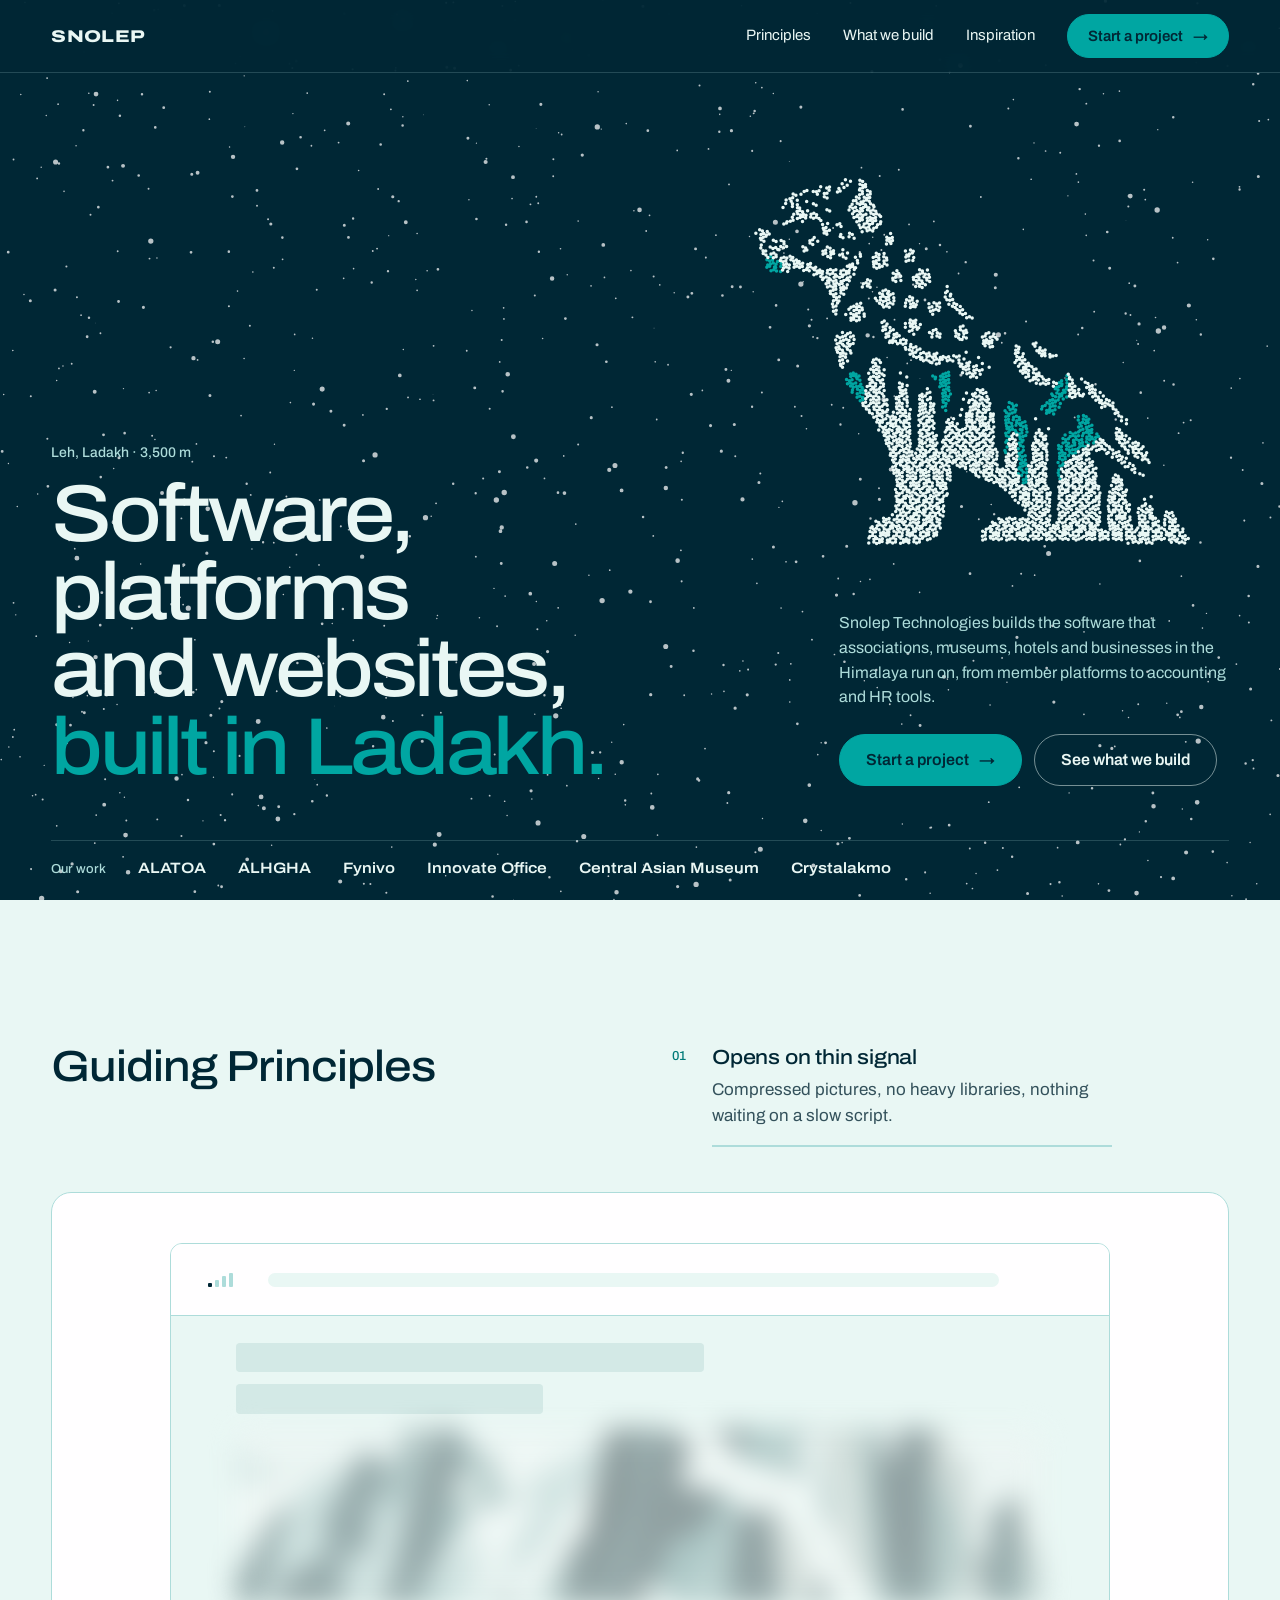
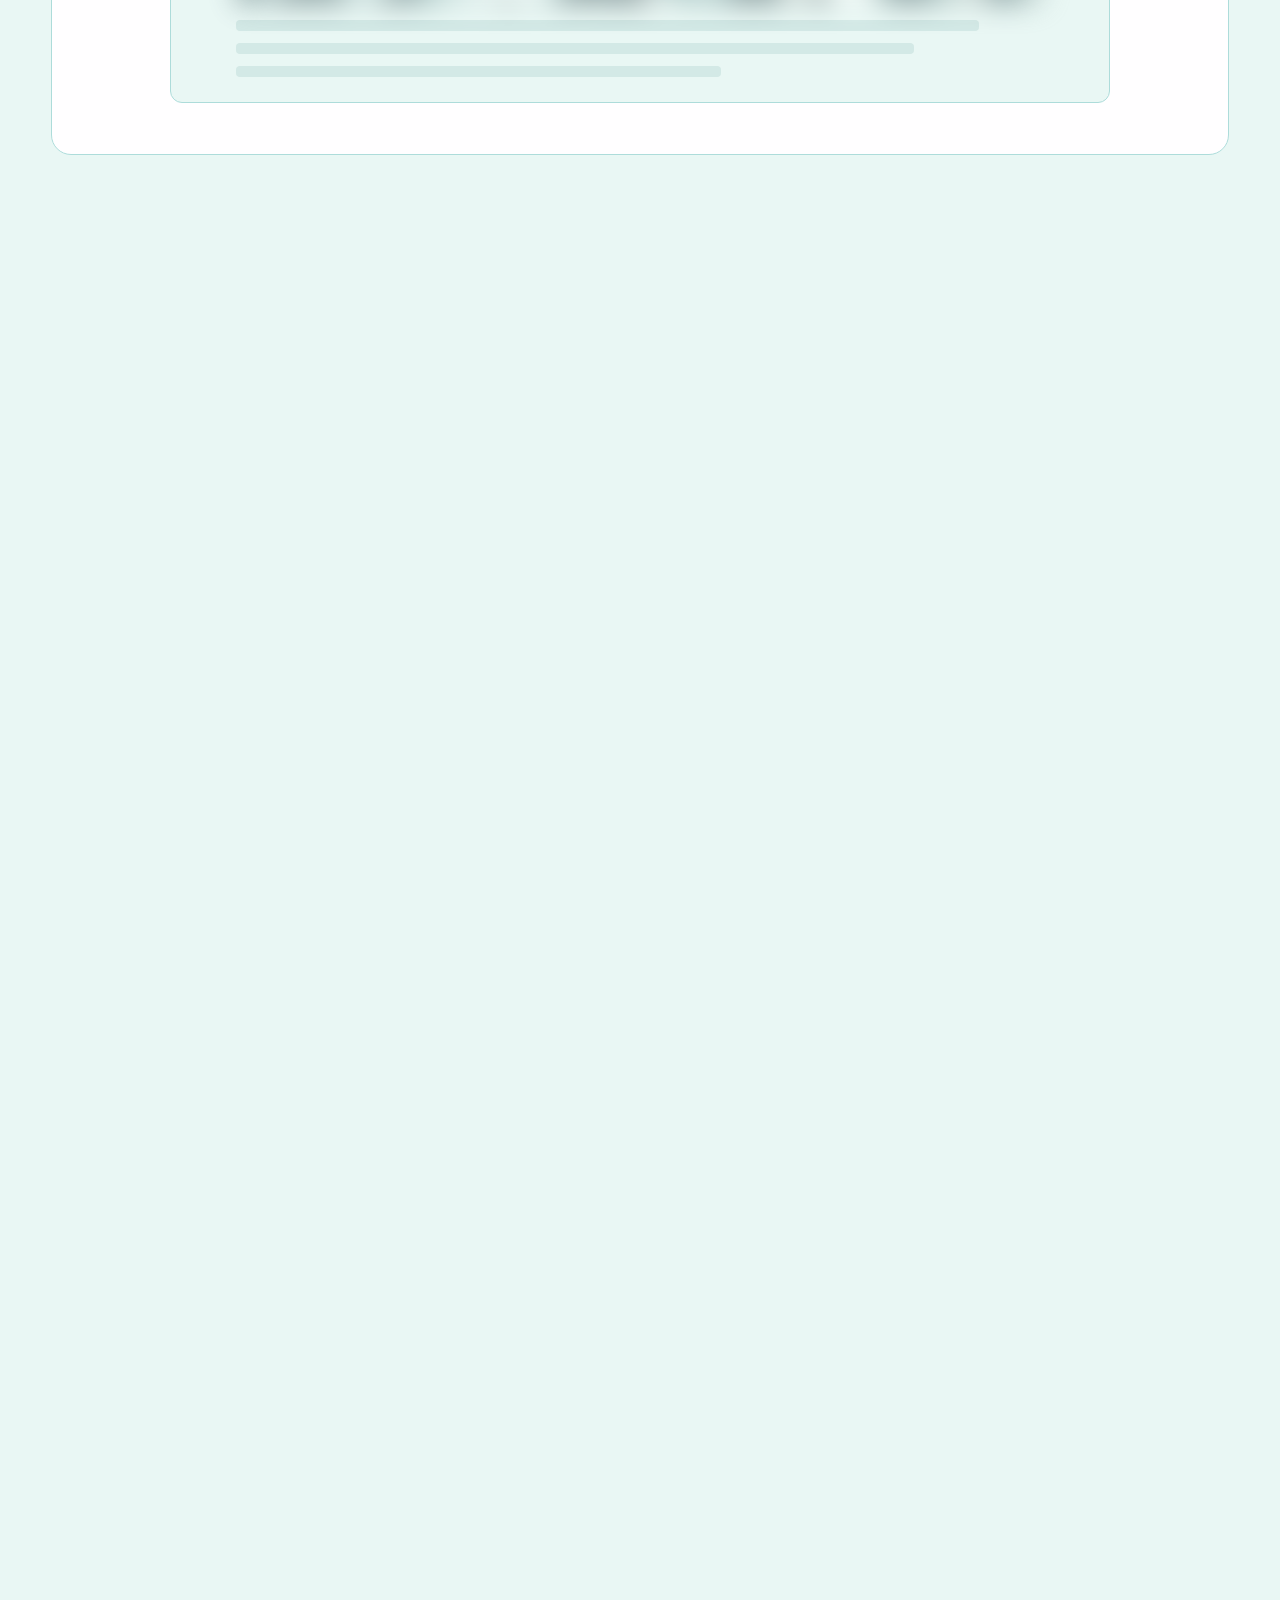
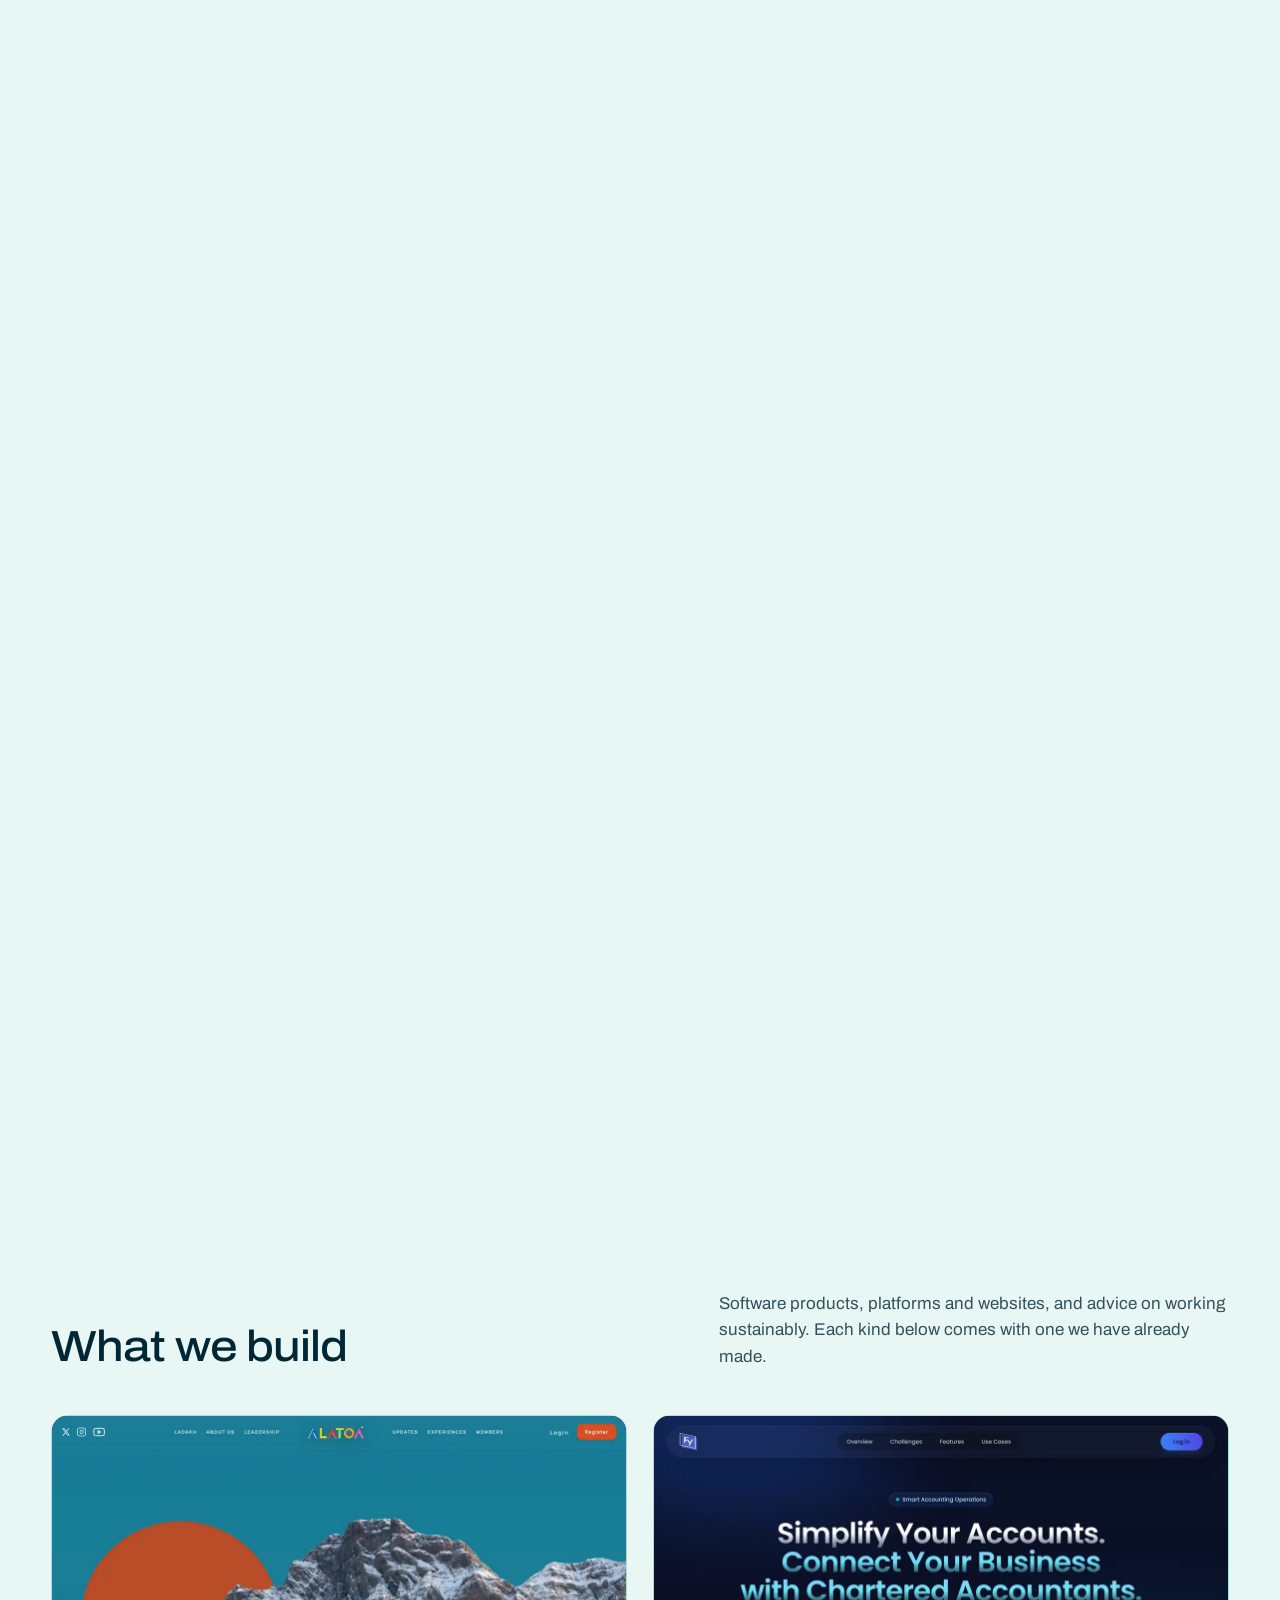
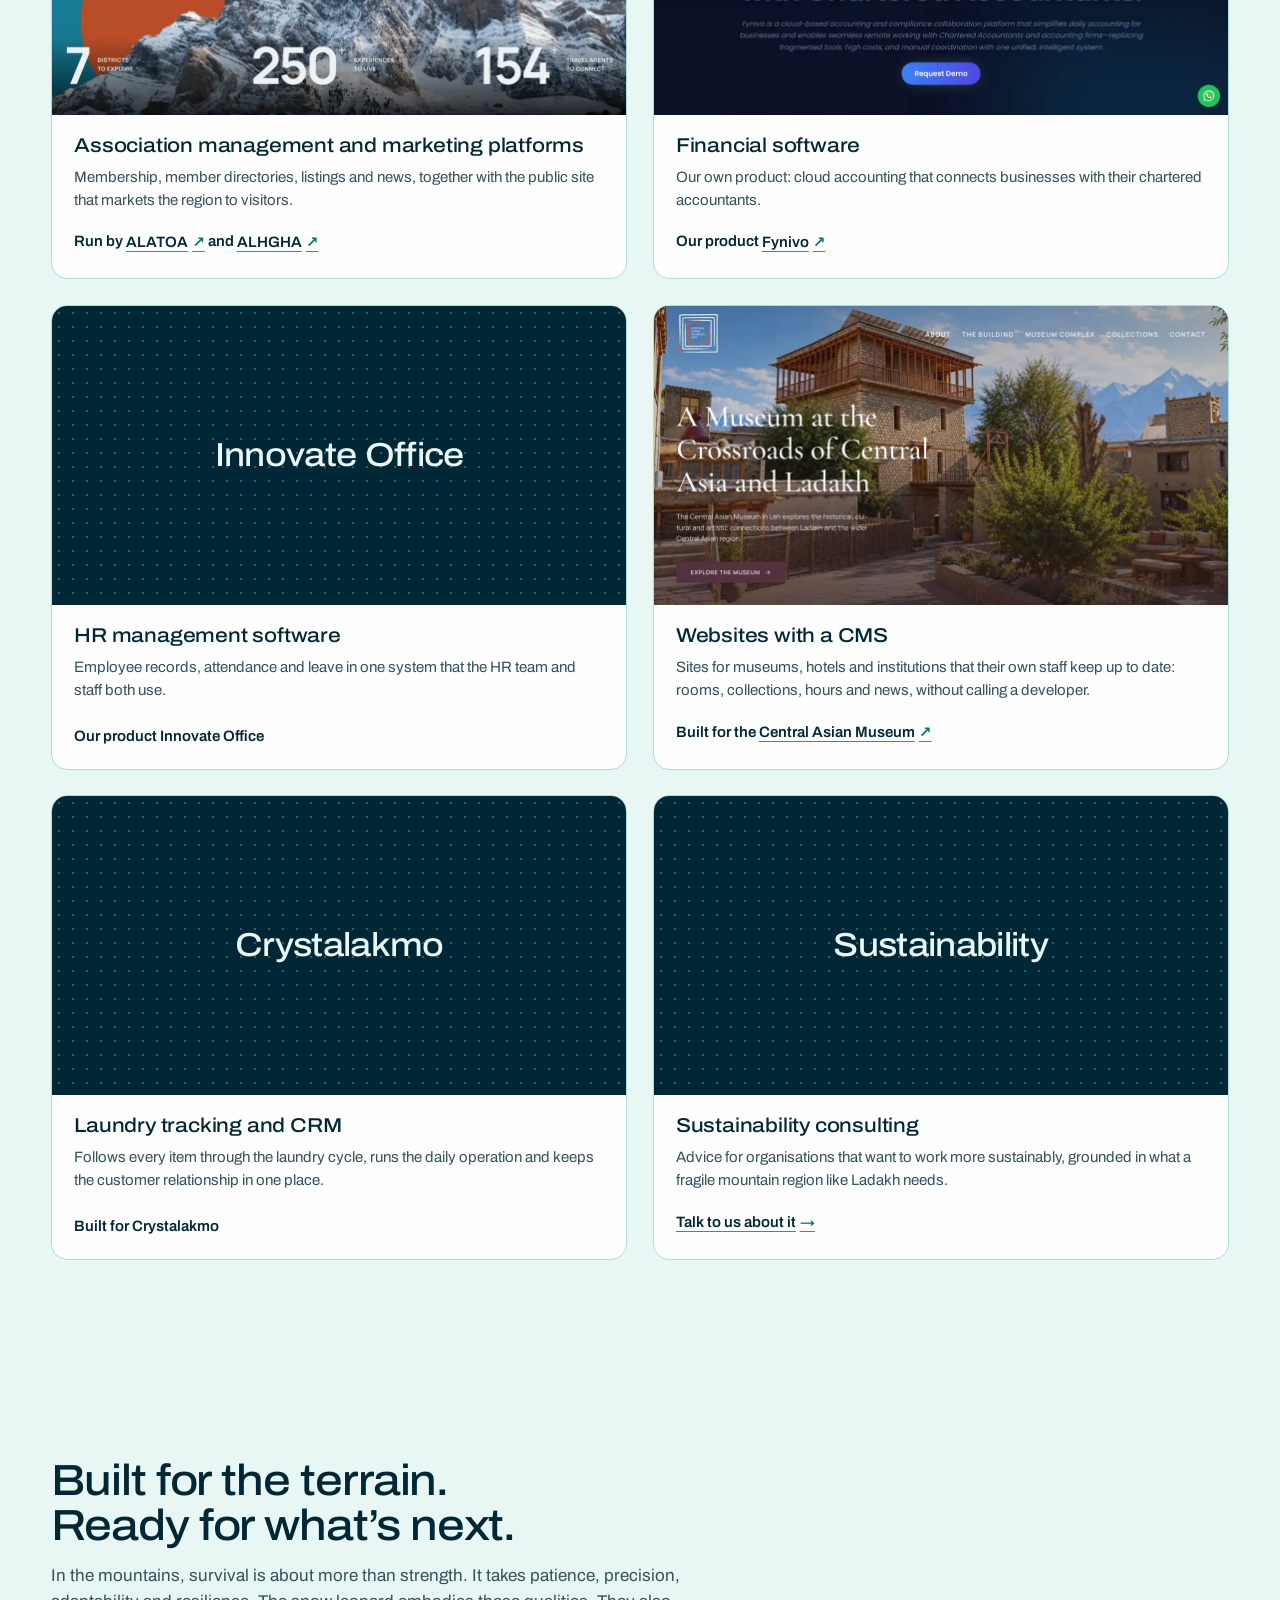
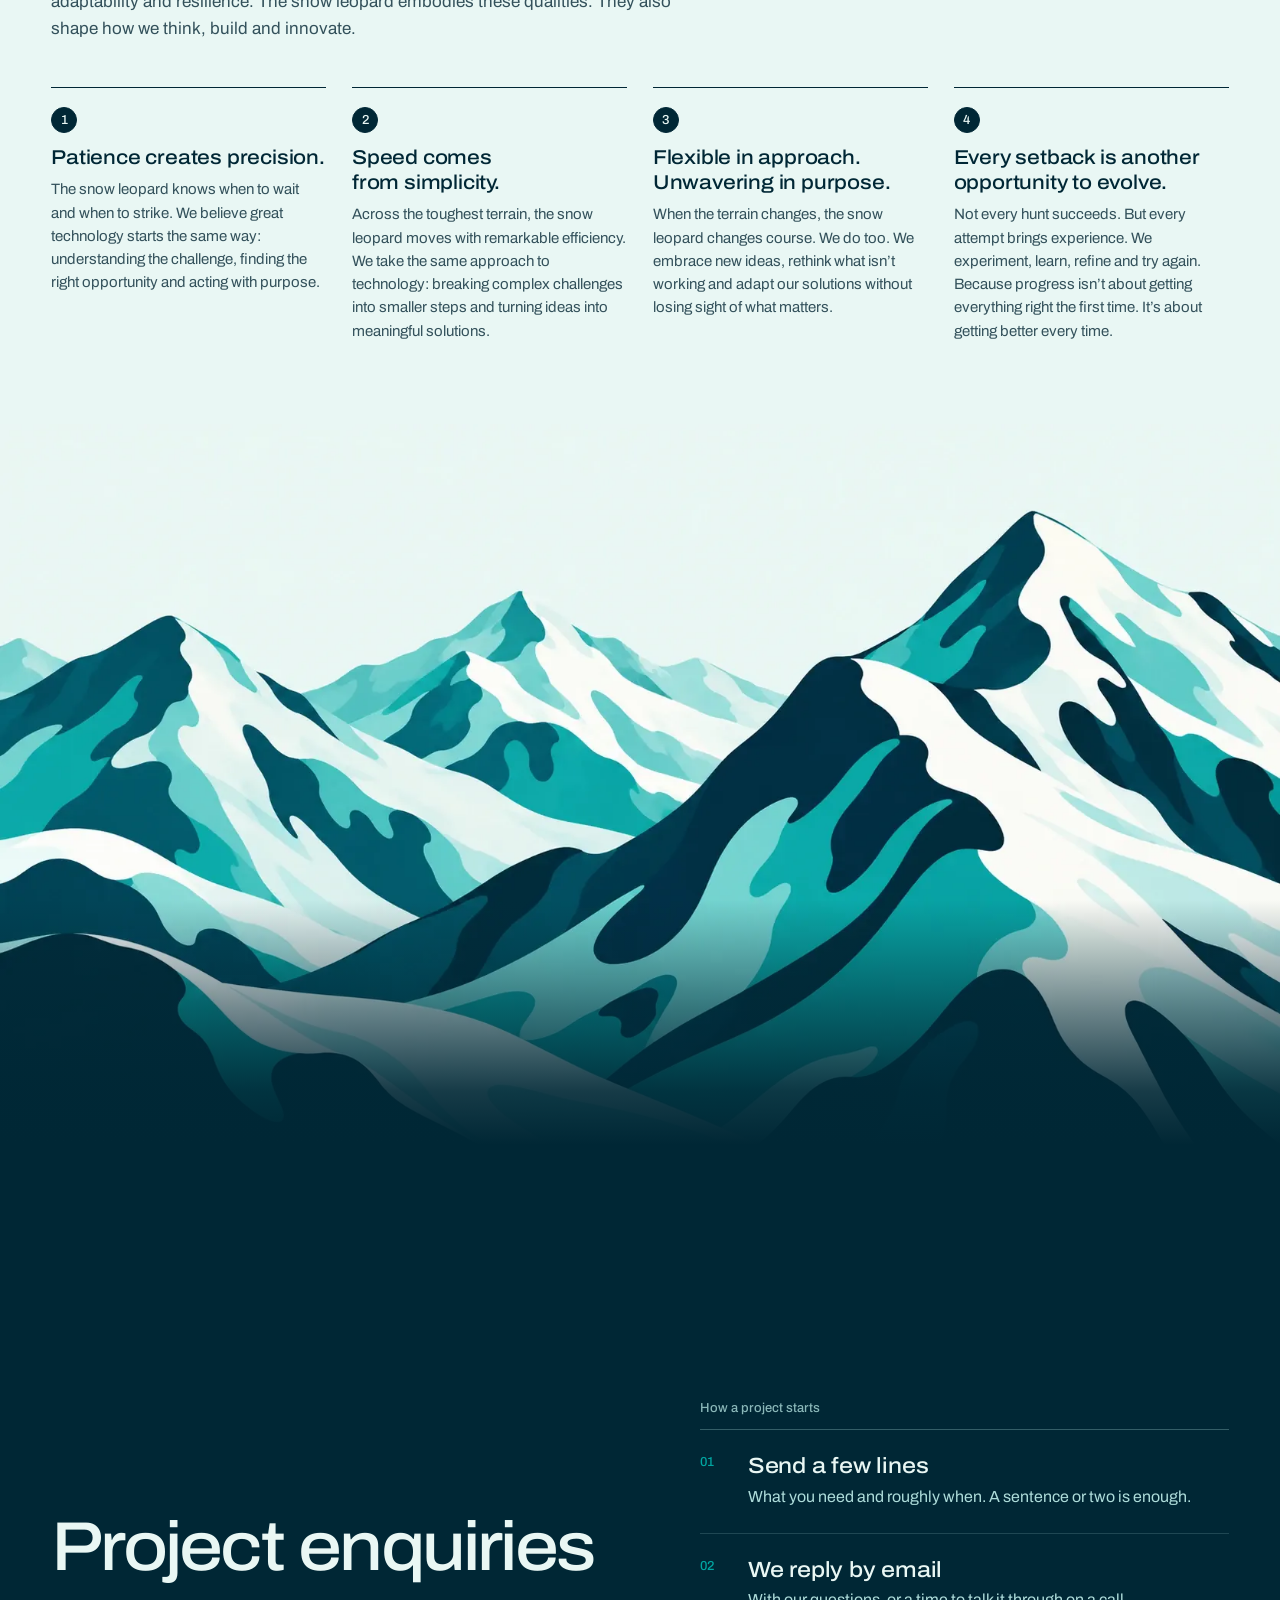
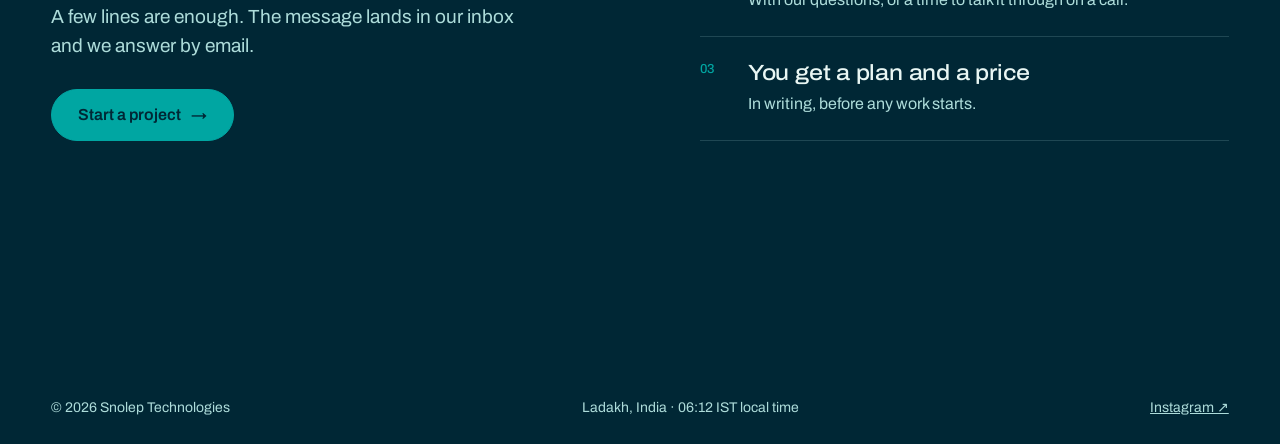
<file: site/landing-2.html>
<!doctype html>
<html lang="en">
<head>
<meta charset="utf-8">
<meta name="viewport" content="width=device-width, initial-scale=1">
<title>Landing 2: Blizzard · Snolep Technologies | Websites and web platforms from Ladakh</title>
<meta name="description" content="Snolep Technologies builds software products, association platforms and websites from Ladakh, in the Indian Himalaya, and offers sustainability consulting.">
<meta property="og:title" content="Snolep Technologies">
<meta property="og:description" content="Websites, member platforms and web applications, built in Ladakh.">
<meta property="og:type" content="website">
<meta name="theme-color" content="#e9f7f4">
<link rel="icon" href="./img/icon.png">
<link rel="preconnect" href="https://fonts.googleapis.com">
<link rel="preconnect" href="https://fonts.gstatic.com" crossorigin>
<link href="https://fonts.googleapis.com/css2?family=Archivo:wdth,wght@100..125,400..800&display=swap" rel="stylesheet">
<link rel="preload" as="image" href="./img/snolep-leopard.webp">

<style>
  /* Snolep palette: navy type, mint page (the sky of the mountain drawing), teal for the one action. */
  :root {
    --navy: #002735;
    --teal: #00a6a2;
    --teal-ink: #007a78;      /* teal dark enough for small text on the mint */
    --aqua: #addcda;
    --mint: #e9f7f4;
    --white: #fffeff;
    --muted: #33515b;
    --display: "Archivo", "Arial Narrow", system-ui, sans-serif;
    --body: "Archivo", system-ui, -apple-system, "Segoe UI", Roboto, sans-serif;
    --mono: ui-monospace, "SF Mono", Menlo, Consolas, monospace;
    --rail: 248px;
    --pad: clamp(20px, 4vw, 56px);
    --ease: cubic-bezier(.2, .8, .2, 1);
  }
  *, *::before, *::after { box-sizing: border-box; margin: 0; padding: 0; }
  html { overflow-x: clip; scroll-padding-top: 20px; }
  body { background: var(--mint); color: var(--navy); font: 400 17px/1.55 var(--body); -webkit-font-smoothing: antialiased; }
  a { color: inherit; }
  img { display: block; max-width: 100%; }
  :focus-visible { outline: 2px solid var(--teal); outline-offset: 3px; border-radius: 4px; }
  .skip { position: fixed; left: 12px; top: -60px; z-index: 50; padding: 10px 16px; border-radius: 8px; background: var(--navy); color: var(--mint); }
  .skip:focus { top: 12px; }

  /* the one canvas that draws every dot; text and cards sit above it, section grounds below */
  .dots { position: fixed; inset: 0; width: 100vw; height: 100vh; z-index: 2; pointer-events: none; }
  .wrap { position: relative; z-index: 3; width: min(1240px, 100% - 2 * var(--pad)); margin-inline: auto; }
  .label { font: 500 13px/1.3 var(--body); color: var(--muted); }
  h1, h2, h3 { font-family: var(--display); font-stretch: 112%; letter-spacing: -.02em; text-wrap: balance; }
  h2 { font-size: clamp(32px, 3.4vw, 48px); line-height: 1.05; font-weight: 500; letter-spacing: -.025em; }
  h3 { font-weight: 500; letter-spacing: -.01em; }

  .btn { display: inline-flex; align-items: center; justify-content: center; gap: 10px; min-height: 52px; padding: 0 26px; border: 1.5px solid var(--navy); border-radius: 999px;
         font: 600 16px/1 var(--body); text-decoration: none; cursor: pointer; transition: transform .25s var(--ease), background .2s ease, color .2s ease, border-color .2s ease; }
  .btn.primary { background: var(--teal); border-color: var(--teal); color: var(--navy); }
  .btn.primary:hover { background: var(--navy); border-color: var(--navy); color: var(--mint); }
  .btn.ghost { background: transparent; color: var(--navy); }
  .btn.ghost:hover { background: var(--navy); color: var(--mint); }
  .btn:hover { transform: translateY(-2px); }
  .btn:active { transform: translateY(0) scale(.98); }
  .btn i { font-style: normal; transition: transform .25s var(--ease); }
  .btn:hover i { transform: translateX(3px); }

  /* header (narrow screens; wide screens have the rail) */
  .site-head { position: fixed; top: 0; left: 0; right: 0; z-index: 10; background: rgba(233, 247, 244, .86); backdrop-filter: blur(10px); border-bottom: 1px solid rgba(173, 220, 218, .6); }
  .site-head .wrap { display: flex; align-items: center; justify-content: space-between; height: 64px; }
  .brand { font: 800 17px/1 var(--display); font-stretch: 125%; letter-spacing: .02em; text-decoration: none; }
  .menu-btn { display: inline-flex; align-items: center; gap: 10px; min-height: 44px; padding: 0 18px; border: 1px solid currentColor; border-radius: 999px;
              background: none; color: inherit; font: 500 12px/1 var(--mono); letter-spacing: .12em; text-transform: uppercase; cursor: pointer; }
  .site-head.on-dark { background: rgba(0, 39, 53, .86); border-color: rgba(173, 220, 218, .2); color: var(--mint); }
  .menu-btn b { font: 400 18px/10px var(--body); }

  /* the rail: a panel that stays put on the right on wide screens (the index, with where you are;
     the work; contact; the local time; let's talk). Under 1100px it slides in off the Menu button. */
  :root { --rail: 248px; }
  .rail { position: fixed; top: 0; right: 0; bottom: 0; width: var(--rail); z-index: 30; display: flex; flex-direction: column;
          padding: 26px 24px 20px; overflow-y: auto; overscroll-behavior: contain; background: var(--white); color: var(--navy);
          border-left: 1px solid var(--aqua); }
  .rail-brand { display: block; text-decoration: none; font: 900 21px/1 var(--display); font-stretch: 125%; letter-spacing: .02em; }
  .rail-brand small { display: block; margin-top: 6px; font: 500 9px/1 var(--mono); letter-spacing: .32em; color: var(--muted); }
  .rail-block { border-top: 1px solid var(--aqua); padding: 16px 0 18px; }
  .rail-brand + .rail-block, .rail-close + .rail-block { margin-top: 24px; }
  .rail-label { display: block; margin-bottom: 10px; font: 500 13px/1.2 var(--body); color: var(--muted); }
  .rail-index a { display: grid; grid-template-columns: 28px 1fr auto; align-items: baseline; padding: 8px 0; text-decoration: none;
                  font: 500 15px/1.2 var(--body); transition: color .25s ease; }
  .rail-index a span { font: 500 10px/1 var(--mono); color: var(--muted); transition: color .25s ease; }
  .rail-index a::after { content: ''; align-self: center; width: 6px; height: 6px; border-radius: 50%; background: var(--teal); opacity: 0; transform: scale(.3); transition: opacity .25s ease, transform .25s ease; }
  .rail-index a:hover, .rail-index a[aria-current="true"], .rail-index a[aria-current="true"] span { color: var(--teal-ink); }
  .rail-index a[aria-current="true"]::after { opacity: 1; transform: none; }
  .rail-links a { display: flex; justify-content: space-between; align-items: baseline; padding: 5px 0; font-size: 13px; text-decoration: none; transition: color .2s ease; }
  .rail-links a i { font: 500 11px/1 var(--mono); font-style: normal; color: var(--muted); transition: transform .25s ease, color .2s ease; }
  .rail-links a:hover, .rail-links a:hover i { color: var(--teal); }
  .rail-links a:hover i { transform: translate(2px, -2px); }
  .rail-mail { display: flex; align-items: center; gap: 8px; font-size: 14px; }
  .rail-mail a { text-decoration: none; }
  .rail-mail a:hover { color: var(--teal); }
  .copy { padding: 3px 6px; border: 1px solid var(--aqua); border-radius: 4px; background: none; color: var(--muted); font: 500 10px/1 var(--mono); cursor: pointer; }
  .copy:hover { color: var(--navy); border-color: var(--navy); }
  .rail-time { display: flex; justify-content: space-between; margin-top: 22px; font-size: 13px; color: var(--muted); }
  .rail-time time { font: 500 12px/1.4 var(--mono); color: var(--navy); }
  .rail-foot { margin-top: auto; padding-top: 24px; display: grid; justify-items: center; gap: 12px; }
  .rail-cta { width: 100%; display: flex; align-items: center; justify-content: space-between; padding: 6px 6px 6px 22px; border-radius: 999px;
              background: var(--teal); color: var(--navy); text-decoration: none; font: 600 15px/1 var(--body); transition: background .25s ease, color .25s ease; }
  .rail-cta i { width: 40px; height: 40px; display: grid; place-items: center; border-radius: 50%; background: var(--white); color: var(--navy);
                font: 600 16px/1 var(--body); font-style: normal; transition: transform .35s ease; }
  .rail-cta:hover { background: var(--navy); color: var(--mint); }
  .rail-cta:hover i { transform: translateX(3px); }
  .rail-top { padding: 4px; border: 0; background: none; color: var(--muted); font: 400 12px/1 var(--body); cursor: pointer; }
  .rail-top:hover { color: var(--navy); }
  .rail-close { display: none; }
  .rail-scrim { display: none; }
  @media (prefers-reduced-motion: no-preference) { html { scroll-behavior: smooth; } }
  .rail-links span.off { display: flex; justify-content: space-between; padding: 5px 0; font-size: 13px; }
  .rail-brand { font-weight: 800; }
  .rail-cta { min-height: 52px; }
  /* wide screens: one bar across the top (the name, the sections, the main action); the side panel
     is only the phone and tablet menu */
  .site-nav, .head-cta { display: none; }
  @media (min-width: 1100px) {
    html { scroll-padding-top: 64px; }
    .rail, .rail-scrim, .menu-btn { display: none; }
    .site-head .wrap { height: 72px; }
    .site-nav { display: flex; gap: 32px; margin-left: auto; margin-right: 32px; }
    .site-nav a { font-size: 15px; text-decoration: none; background: linear-gradient(currentColor, currentColor) 0 100% / 0 1px no-repeat;
                  padding: 6px 0; transition: background-size .3s var(--ease); }
    .site-nav a:hover { background-size: 100% 1px; }
    .head-cta { display: inline-flex; min-height: 44px; padding: 0 20px; font-size: 15px; }
  }
  @media (max-width: 1099px) {
    .rail { width: min(320px, 86vw); transform: translateX(100%); visibility: hidden; transition: transform .45s var(--ease), visibility 0s .45s; }
    .rail.open { transform: none; visibility: visible; box-shadow: -24px 0 60px rgba(0, 39, 53, .18); transition: transform .45s var(--ease); }
    .rail-close { display: grid; place-items: center; position: absolute; top: 14px; right: 14px; width: 44px; height: 44px; border: 1px solid var(--aqua);
                  border-radius: 50%; background: none; color: var(--navy); font: 400 20px/1 var(--body); cursor: pointer; }
    .rail-scrim { display: block; position: fixed; inset: 0; z-index: 29; background: rgba(0, 39, 53, .35); opacity: 0; pointer-events: none; transition: opacity .3s ease; }
    .rail-scrim.open { opacity: 1; pointer-events: auto; }
    .rail-index a, .rail-links a { padding-block: 12px; }
  }

  /* hero: what we do on the left, the logo on the right; its snow leopard is drawn by the dots */
  /* landing (shared) */
  .lp { position: relative; padding: 0; overflow: clip; }
  .lp-title { font-size: clamp(40px, 6.3vw, 104px); line-height: .96; font-weight: 500; letter-spacing: -.045em; }
  .lp-title em { font-style: normal; color: var(--teal-ink); }
  .lp-title .ln { display: block; overflow: hidden; padding-bottom: .08em; margin-bottom: -.08em; }
  .lp-title .ln > span { display: inline-block; }
  .lp .lede { max-width: 28em; font-size: clamp(16px, 1.2vw, 18px); color: var(--muted); }
  .lp .actions { display: flex; flex-wrap: wrap; gap: 12px; margin-top: 24px; }
  .built-for { display: flex; flex-wrap: wrap; align-items: baseline; gap: 8px 32px; }
  .built-for ul { display: contents; list-style: none; }
  .built-for li { font: 600 15px/1.2 var(--display); font-stretch: 112%; }
  @keyframes lineUp { to { transform: none; } }
  @keyframes rise { to { opacity: 1; transform: none; } }
  @media (prefers-reduced-motion: no-preference) {
    .lp-title .ln > span { transform: translateY(105%); animation: lineUp 1s var(--ease) forwards; }
    .lp-title .ln:nth-child(2) > span { animation-delay: .09s; } .lp-title .ln:nth-child(3) > span { animation-delay: .18s; } .lp-title .ln:nth-child(4) > span { animation-delay: .27s; }
    .lp .later { opacity: 0; transform: translateY(14px); animation: rise .9s var(--ease) .5s forwards; }
  }
  /* 2 blizzard: a dark landing in heavy snow; the leopard forms out of the storm and stays as snow;
     the pointer clears a path through it */
  .lp2 { height: 100vh; height: 100svh; min-height: 640px; background: var(--navy); color: var(--mint); display: flex; flex-direction: column; }
  .lp2-cat { position: absolute; right: 7%; top: 40%; width: min(34vw, 56vh); transform: translateY(-50%); }
  .lp2-cat img { width: 100%; height: auto; }
  .lp2-copy { position: relative; z-index: 3; margin-top: auto; padding-bottom: clamp(32px, 6vh, 64px); display: grid; grid-template-columns: minmax(0, 1.3fr) minmax(0, .7fr); gap: 16px clamp(28px, 5vw, 80px); align-items: end; }
  .lp2-kicker { grid-column: 1 / -1; font: 500 14px/1 var(--body); color: var(--aqua); }
  .lp2 .lp-title { color: var(--mint); }
  .lp2 .lp-title em { color: var(--teal); }
  .lp2 .lede { color: var(--aqua); }
  .lp2 .btn.ghost { color: var(--mint); border-color: rgba(233, 247, 244, .5); }
  .lp2 .btn.ghost:hover { background: var(--mint); color: var(--navy); }
  .lp2-work { position: relative; z-index: 3; padding: 18px 0 22px; border-top: 1px solid rgba(173, 220, 218, .2); color: var(--mint); }
  .lp2-work .label { color: var(--aqua); }
  @media (max-width: 900px) {
    .lp2 { height: auto; min-height: 100svh; }
    .lp2-cat { position: relative; right: auto; top: auto; transform: none; width: 72%; margin: 100px auto 0; }
    .lp2-copy { grid-template-columns: 1fr; margin-top: 24px; }
  }

  section { padding: clamp(72px, 11vh, 128px) 0; }
  .head { display: flex; flex-wrap: wrap; align-items: end; justify-content: space-between; gap: 16px 48px; margin-bottom: clamp(28px, 5vh, 52px); }
  .head p { max-width: 30em; color: var(--muted); }

  /* what we build: each kind of work with the one we made; the screenshots are whole pages that
     scroll through their frame on hover */
  .work-grid { display: grid; grid-template-columns: repeat(2, minmax(0, 1fr)); gap: clamp(16px, 2vw, 28px); }
  .card { display: flex; flex-direction: column; background: var(--white); border: 1px solid var(--aqua); border-radius: 16px; overflow: hidden;
          transition: box-shadow .35s var(--ease), border-color .2s ease; }
  .card:hover { box-shadow: 0 18px 40px -18px rgba(0, 39, 53, .35); border-color: var(--navy); }
  .card .shot { position: relative; aspect-ratio: 1152 / 600; overflow: hidden; background: var(--navy); }
  .card .shot img { position: absolute; left: 0; top: 0; width: 100%; height: auto; transition: top .7s var(--ease), transform .7s var(--ease); }
  @media (hover: hover) and (prefers-reduced-motion: no-preference) {
    .card:hover .shot img, .card:focus-within .shot img { top: 100%; transform: translateY(-100%); transition-duration: 7s; transition-timing-function: cubic-bezier(.4, 0, .6, 1); }
  }
  .card .meta { flex: 1; display: flex; flex-direction: column; gap: 8px; padding: 18px 22px 20px; }
  .card h3 { font-size: 20px; line-height: 1.25; }
  .card .meta p { font-size: 15px; color: var(--muted); }
  .card .meta p.eg { margin-top: auto; padding-top: 6px; color: var(--navy); font-weight: 600; }
  .card .eg a { display: inline-flex; align-items: center; gap: 4px; min-height: 32px; text-decoration-color: var(--teal); text-underline-offset: 4px; }
  .card .eg a i { font-style: normal; color: var(--teal-ink); transition: transform .25s var(--ease); }
  .card .eg a:hover { color: var(--teal-ink); }
  .card .eg a:hover i { transform: translate(2px, -2px); }
  .card .plate { display: grid; place-items: center; text-align: center; padding: 8%; color: var(--mint);
                 background: radial-gradient(circle, rgba(173, 220, 218, .28) 1.2px, transparent 1.6px) 0 0 / 14px 14px, var(--navy); }
  .card .plate b { font: 500 clamp(22px, 2.6vw, 36px)/1.05 var(--display); font-stretch: 112%; letter-spacing: -.02em; }
  .card.wide { grid-column: 1 / -1; display: grid; grid-template-columns: minmax(0, 1fr) minmax(0, 1fr); }
  .card.wide .shot { aspect-ratio: auto; min-height: 260px; }
  .card.wide .meta { justify-content: center; padding: clamp(22px, 3vw, 40px); }
  .card.wide .meta p.eg { margin-top: 8px; }

  /* values and standards. Static (phones, tablets, short screens, reduced motion, no script): a peak
     beside four rows. Live (desktop): the section is tall, its stage stays on screen, and the four
     standards play one after another, each animation scrubbed by the scroll. */
  .values > .wrap { display: grid; grid-template-columns: minmax(0, .8fr) minmax(0, 1.2fr); gap: clamp(28px, 5vw, 88px); align-items: center; }
  .values-pic { width: 100%; height: auto; border-radius: 16px; }
  .values .sub { margin-top: 14px; max-width: 30em; color: var(--muted); }
  .std { list-style: none; margin-top: clamp(24px, 4vh, 40px); border-top: 1px solid var(--navy); }
  .std li { display: grid; grid-template-columns: minmax(0, .9fr) minmax(0, 1.1fr); gap: 6px 28px; align-items: baseline; padding: 20px 0 22px; border-bottom: 1px solid var(--aqua); }
  .std h3 { font-size: clamp(19px, 1.6vw, 22px); line-height: 1.25; }
  .std p { color: var(--muted); }
  .values.is-live { height: calc(100vh + 4 * 72vh); height: calc(100svh + 4 * 72svh); padding: 0; }
  .values.is-live > .wrap { display: none; }
  .values.is-live .v-stage { display: block; position: sticky; top: 0; height: 100vh; height: 100svh; overflow: clip; }
  .v-grid { height: 100%; display: grid; grid-template-columns: minmax(0, 1fr) minmax(0, 1fr); grid-template-rows: auto 1fr;
            column-gap: clamp(28px, 5vw, 80px); row-gap: clamp(28px, 5vh, 52px); padding-top: calc(72px + clamp(36px, 8vh, 88px)); }
  .v-title { align-self: start; }
  /* only the current principle shows; the next one takes its place as the scroll moves on */
  .v-steps { list-style: none; display: grid; align-self: start; max-width: 440px; }
  .v-step { grid-area: 1 / 1; display: grid; grid-template-columns: 40px 1fr; column-gap: 0; opacity: 0; transform: translateY(10px);
            transition: opacity .35s ease, transform .5s var(--ease); pointer-events: none; }
  .v-step.is-on { opacity: 1; transform: none; pointer-events: auto; }
  .v-n { grid-row: span 3; font: 500 13px/1.9 var(--body); color: var(--teal-ink); }
  .v-step h3 { font-size: clamp(19px, 1.6vw, 22px); line-height: 1.3; }
  .v-step p { margin-top: 6px; color: var(--muted); }
  .v-bar { grid-column: 2; height: 2px; margin-top: 16px; background: var(--aqua); }
  .v-bar i { display: block; height: 100%; background: var(--navy); transform: scaleX(var(--q, 0)); transform-origin: left; }
  .v-frame { grid-column: 1 / -1; align-self: stretch; margin-bottom: clamp(24px, 5vh, 48px); position: relative; border: 1px solid var(--aqua); border-radius: 20px;
             background: var(--white); overflow: hidden; container-type: size; }
  .v-scene { position: absolute; inset: 0; opacity: 0; transition: opacity .45s ease; }
  .v-scene.is-on { opacity: 1; }
  /* 1 thin signal: a window on one bar of signal; text resolves and the picture sharpens as it loads */
  .s1-win { position: absolute; inset: 9% 10%; border: 1px solid var(--aqua); border-radius: 12px; background: var(--mint); overflow: hidden; display: flex; flex-direction: column; }
  .s1-top { display: flex; align-items: center; gap: 4%; padding: 3% 4%; background: var(--white); border-bottom: 1px solid var(--aqua); }
  .s1-sig { display: inline-flex; align-items: flex-end; gap: 3px; height: 14px; }
  .s1-sig i { width: 4px; border-radius: 1px; background: var(--aqua); }
  .s1-sig i:nth-child(1) { height: 25%; } .s1-sig i:nth-child(2) { height: 50%; } .s1-sig i:nth-child(3) { height: 75%; } .s1-sig i:nth-child(4) { height: 100%; }
  .s1-sig i.on { background: var(--navy); }
  .s1-url { flex: 1; height: 14px; border-radius: 7px; background: var(--mint); }
  .s1-ok { font: 500 13px/1 var(--body); color: var(--teal-ink); opacity: var(--ok, 0); }
  .s1-load { height: 2px; background: transparent; }
  .s1-load i { display: block; height: 100%; background: var(--teal); transform: scaleX(var(--load, 0)); transform-origin: left; }
  .s1-body { flex: 1; min-height: 0; display: flex; flex-direction: column; gap: 2.2cqh; padding: 4.5cqh 7%; }
  .s1-b, .s1-t { display: block; border-radius: 4px; background: color-mix(in srgb, var(--navy) calc(var(--r, 0) * 100%), #d3e9e6); }
  .s1-b { flex: none; height: 5.2cqh; }
  .s1-t { flex: none; height: 1.9cqh; background: color-mix(in srgb, var(--muted) calc(var(--r, 0) * 100%), #d3e9e6); }
  .s1-pic { display: block; flex: 1; min-height: 0; margin: .6cqh 0; border-radius: 8px; background: #cfe6e3 url(./img/peak.webp) 50% 30% / cover; filter: blur(calc((1 - var(--r, 0)) * 14px)) saturate(calc(.3 + var(--r, 0) * .7)); opacity: calc(.45 + var(--r, 0) * .55); }
  /* 2 phone first: one layout, widened from phone to desktop, its blocks reflowing */
  .s2-dev { position: absolute; left: 50%; top: 46%; transform: translate(-50%, -50%); border: 2px solid var(--navy); background: var(--mint); overflow: hidden; }
  .s2-dev b { position: absolute; border-radius: 4px; }
  .s2-dev b[data-b="nav"] { background: var(--white); border: 1px solid var(--aqua); }
  .s2-dev b[data-b="h1"], .s2-dev b[data-b="h2"] { background: var(--navy); }
  .s2-dev b[data-b="btn"] { background: var(--teal); border-radius: 99px; }
  .s2-dev b[data-b="img"] { background: #cfe6e3 url(./img/peak.webp) 50% 30% / cover; border-radius: 6px; }
  .s2-dev b[data-b^="c"] { background: var(--white); border: 1px solid var(--aqua); }
  .s2-w { position: absolute; left: 50%; bottom: 5%; transform: translateX(-50%); font: 500 13px/1 var(--body); color: var(--muted); }
  /* 3 secure and always up: the lock, the checks ticked one by one, thirty days of uptime filling in */
  .s3 { position: absolute; top: 10%; bottom: 10%; left: 50%; width: min(640px, 84%); transform: translateX(-50%); display: flex; flex-direction: column; justify-content: center; gap: clamp(20px, 6cqh, 44px); }
  .s3-url { display: flex; align-items: center; gap: 10px; padding: 12px 16px; border: 1px solid var(--aqua); border-radius: 99px; background: var(--mint); font: 500 15px/1 var(--mono); }
  .s3-url svg { width: 18px; height: 18px; fill: none; stroke: var(--teal-ink); stroke-width: 1.6; opacity: var(--a, 0); transform: scale(calc(.6 + var(--a, 0) * .4)); }
  .s3-url span { color: var(--teal-ink); opacity: var(--a, 0); }
  .s3-url i { flex: 1; height: 10px; border-radius: 5px; background: #d3e9e6; }
  .s3-checks { list-style: none; display: grid; grid-template-columns: 1fr 1fr; gap: 10px 24px; }
  .s3-checks li { display: flex; align-items: center; gap: 10px; font-size: clamp(14px, 3cqw, 17px); opacity: calc(.35 + var(--a, 0) * .65); }
  .s3-checks li::before { content: '✓'; display: inline-grid; place-items: center; width: 24px; height: 24px; border-radius: 50%; font-size: 13px;
                          background: color-mix(in srgb, var(--teal) calc(var(--a, 0) * 100%), #e3f1ef); color: color-mix(in srgb, var(--navy) calc(var(--a, 0) * 100%), transparent); }
  .s3-up p { display: flex; justify-content: space-between; margin-bottom: 10px; font-size: 14px; color: var(--muted); }
  .s3-up b { font-weight: 500; color: var(--teal-ink); opacity: var(--ok, 0); }
  .s3-days { display: grid; grid-template-columns: repeat(30, 1fr); gap: 4px; height: 40px; }
  .s3-days i { border-radius: 3px; background: color-mix(in srgb, var(--teal) calc(var(--a, 0) * 100%), #e3f1ef); }
  /* 4 looked after: a year on a line from launch, through the winter, with the work done on it */
  .s4 { position: absolute; inset: 9% 7%; }
  .s4-status { position: absolute; top: 0; right: 0; display: flex; align-items: center; gap: 8px; padding: 8px 14px; border: 1px solid var(--aqua); border-radius: 99px; font: 500 14px/1 var(--body); }
  .s4-track { position: absolute; left: 0; right: 0; top: 54%; height: 0; }
  .s4-winter { position: absolute; left: 42%; width: 30%; top: -120px; height: 240px; border-radius: 12px;
               background: radial-gradient(circle, rgba(0, 166, 162, .22) 1.3px, transparent 1.8px) 0 0 / 14px 14px, rgba(173, 220, 218, .28); opacity: var(--w, 0); }
  .s4-winter em { position: absolute; left: 12px; bottom: 10px; font: 500 13px/1 var(--body); font-style: normal; color: var(--teal-ink); }
  .s4-rail, .s4-line { position: absolute; left: 0; right: 0; top: -1px; height: 2px; background: var(--aqua); }
  .s4-line { background: var(--navy); transform: scaleX(var(--line, 0)); transform-origin: left; }
  .s4-pin { position: absolute; left: 0; top: 16px; font: 500 14px/1 var(--body); }
  .s4-pin::before { content: ''; position: absolute; left: 0; top: -23px; width: 12px; height: 12px; margin-left: -6px; border-radius: 50%; background: var(--navy); }
  .s4-ev { position: absolute; left: calc(var(--x) * 100%); top: 14px; transform: translateX(-50%) translateY(calc((1 - var(--a, 0)) * 8px)); opacity: var(--a, 0);
           padding: 6px 10px; border-radius: 8px; background: var(--white); border: 1px solid var(--aqua); font: 500 13px/1 var(--body); white-space: nowrap; }
  .s4-ev.up { top: auto; bottom: 14px; transform: translateX(-50%) translateY(calc((1 - var(--a, 0)) * -8px)); }
  .s4-ev::before { content: ''; position: absolute; left: 50%; top: -20px; width: 8px; height: 8px; margin-left: -4px; border-radius: 50%; background: var(--teal); }
  .s4-ev.up::before { top: auto; bottom: -19px; }

  /* inspiration: the snow leopard's four habits, over the mountain */
  .traits { list-style: none; display: grid; grid-template-columns: repeat(4, minmax(0, 1fr)); gap: clamp(16px, 2vw, 28px); margin-top: clamp(28px, 5vh, 48px); }
  .traits li { padding-top: 18px; border-top: 1px solid var(--navy); }
  .traits .n { display: inline-grid; place-items: center; width: 26px; height: 26px; margin-bottom: 12px; border: 1px solid var(--navy); border-radius: 50%;
               font: 500 13px/1 var(--body); background: var(--navy); color: var(--mint); }
  .traits h3 { font-size: 20px; line-height: 1.25; }
  .traits p { margin-top: 8px; font-size: 15px; color: var(--muted); }

  /* the range */
  .roots { padding-bottom: 0; }
  .roots .text { max-width: 640px; }
  .roots .text p { margin-top: 14px; color: var(--muted); }
  .range { position: relative; z-index: 1; margin-top: clamp(40px, 9vh, 96px); overflow: hidden; }
  .range-in { position: relative; aspect-ratio: 1672 / 941; }
  .range-in > img { width: 100%; height: 100%; }
  .range-fade { position: absolute; left: 0; right: 0; bottom: -1px; height: 34%; background: linear-gradient(rgba(0, 39, 53, 0), rgba(0, 39, 53, .55) 45%, rgba(0, 39, 53, .9) 78%, var(--navy)); }

  /* the close: a short brief, then the name in dots */
  .finale { background: var(--navy); color: var(--mint); padding: clamp(64px, 10vh, 112px) 0 0; min-height: 100vh; display: flex; flex-direction: column; }
  .contact { display: grid; grid-template-columns: minmax(0, .9fr) minmax(0, 1.1fr); gap: clamp(28px, 5vw, 88px); align-items: start; }
  .contact .say p { margin-top: 20px; max-width: 24em; color: var(--aqua); }
  .contact .say a.ig { display: inline-flex; align-items: center; min-height: 44px; margin-top: 14px; font-weight: 600; text-decoration-color: var(--teal); text-underline-offset: 5px; }
  .contact .say a.ig:hover { color: var(--aqua); }
  form.brief { display: grid; gap: 18px; padding: clamp(20px, 2.4vw, 32px); border: 1px solid rgba(173, 220, 218, .28); border-radius: 16px; background: #04303f; }
  .brief legend, .brief label { display: block; margin-bottom: 8px; font: 500 14px/1.3 var(--body); color: var(--aqua); }
  .brief fieldset { border: 0; }
  .chips { display: flex; flex-wrap: wrap; gap: 8px; }
  .chips label { margin: 0; font: 500 15px/1 var(--body); color: var(--mint); cursor: pointer; }
  .chips input { position: absolute; opacity: 0; }
  .chips span { display: inline-flex; align-items: center; min-height: 44px; padding: 0 16px; border: 1px solid rgba(173, 220, 218, .4); border-radius: 999px; transition: background .2s ease, color .2s ease, border-color .2s ease; }
  .chips label:hover span { border-color: var(--mint); }
  .chips input:checked + span { background: var(--mint); border-color: var(--mint); color: var(--navy); }
  .chips input:focus-visible + span { outline: 2px solid var(--teal); outline-offset: 3px; }
  .brief .pair { display: grid; grid-template-columns: 1fr 1fr; gap: 18px; }
  .brief input[type=text], .brief input[type=email], .brief textarea { width: 100%; padding: 13px 14px; border: 1px solid rgba(173, 220, 218, .4); border-radius: 10px; background: transparent; color: var(--mint); font: 400 16px/1.45 var(--body); }
  .brief textarea { min-height: 96px; resize: vertical; }
  .brief ::placeholder { color: rgba(173, 220, 218, .6); }
  .brief .send { display: flex; flex-wrap: wrap; align-items: center; gap: 12px 18px; }
  .brief .btn { background: var(--teal); border-color: var(--teal); color: var(--navy); }
  .brief .btn:disabled { opacity: .6; cursor: default; }
  .brief .btn:hover { background: var(--mint); border-color: var(--mint); }
  .brief .status { flex: 1 1 14em; font-size: 14px; line-height: 1.4; color: var(--aqua); }
  .name { position: relative; z-index: 3; width: min(1240px, 100% - 2 * var(--pad)); margin: auto auto 0; padding-top: clamp(40px, 8vh, 88px); }
  #wordmark { width: 100%; height: 90px; }
  .foot { position: relative; z-index: 3; width: min(1240px, 100% - 2 * var(--pad)); margin: 0 auto; padding: 22px 0 26px; display: flex; flex-wrap: wrap; justify-content: space-between; gap: 6px 24px; font-size: 14px; color: var(--aqua); }
  .foot a { display: inline-flex; align-items: center; min-height: 44px; margin-block: -12px; }

  /* the cursor (fine pointers): a ring that fills with how far down the page you are; over the
     contact section it becomes a "Work with us" bubble that smears behind itself as it moves */
  .cursor, .cursor-ghost { position: fixed; left: 0; top: 0; z-index: 40; pointer-events: none; }
  .cursor { width: 44px; height: 44px; margin: -22px 0 0 -22px; color: var(--navy); display: none;
            transform: translate3d(var(--x, -100px), var(--y, -100px), 0); }
  .cursor.on-dark { color: var(--aqua); }
  .cursor svg { position: absolute; inset: 0; width: 100%; height: 100%; transform: rotate(-90deg); overflow: visible; transition: opacity .25s ease, transform .35s ease; }
  .cursor circle { fill: none; stroke: currentColor; }
  .cursor .track { stroke-width: 1; opacity: .25; }
  .cursor .progress { stroke-width: 1.8; stroke-dasharray: 1 1; stroke-dashoffset: var(--left, 1); stroke: var(--teal); }
  .cursor .disc, .cursor-ghost { width: 96px; height: 96px; border-radius: 50%; background: var(--teal); }
  .cursor .disc { position: absolute; left: 50%; top: 50%; margin: -48px 0 0 -48px; display: grid; place-items: center; color: var(--navy);
                  font: 500 14px/1.1 var(--body); text-align: center;
                  transform: rotate(var(--angle, 0deg)) scale(calc(var(--s, 0) * var(--stretch, 1)), calc(var(--s, 0) / var(--stretch, 1))); }
  .cursor .disc span { transform: rotate(calc(-1 * var(--angle, 0deg))); display: block; }
  .cursor.is-link svg { opacity: 0; transform: rotate(-90deg) scale(.6); }
  .cursor-ghost { margin: -48px 0 0 -48px; opacity: 0; will-change: transform, opacity; }
  @media (pointer: fine) { .cursor { display: block; } }
  @media (pointer: fine) and (min-width: 901px) { .contact.is-target, .contact.is-target a, .contact.is-target button { cursor: none; } }

  /* on a desktop the form opens in a panel from the contact section; on a phone it stays in place */
  .open-brief { display: none; margin-top: 28px; background: var(--teal); border-color: var(--teal); color: var(--navy); }
  .open-brief:hover { background: var(--mint); border-color: var(--mint); }
  .steps { display: none; }
  .contact.form-away { grid-template-columns: minmax(0, 1.05fr) minmax(0, .95fr); align-items: end; }
  .contact.form-away h2 { font-size: clamp(48px, 5.4vw, 84px); line-height: .98; letter-spacing: -.04em; }
  .contact.form-away .say p { font-size: 19px; max-width: 26em; }
  .contact.form-away .steps { display: block; }
  .steps .label { color: var(--aqua); opacity: .8; }
  .steps ol { list-style: none; margin-top: 12px; border-top: 1px solid rgba(173, 220, 218, .3); counter-reset: step; }
  .steps li { display: grid; grid-template-columns: 40px 1fr; gap: 2px 8px; padding: 16px 0 17px; border-bottom: 1px solid rgba(173, 220, 218, .18); counter-increment: step; }
  .steps li::before { content: counter(step, decimal-leading-zero); grid-row: span 2; font: 500 13px/1.6 var(--body); color: var(--teal); }
  .steps h3 { font-size: 19px; line-height: 1.3; }
  .steps li p { font-size: 15px; color: var(--aqua); }
  @media (pointer: fine) and (min-width: 901px) {
    .finale > section { flex: 1; display: flex; align-items: center; padding: 24px 0 !important; }
    .finale > section > .wrap { width: min(1240px, 100% - 2 * var(--pad)); }
    .finale .name { margin-top: 0; padding-top: 0; }
    .steps li { padding: 22px 0 23px; }
    .steps h3 { font-size: 22px; }
    .steps li p { font-size: 16px; margin-top: 2px; }
  }
  .contact.form-away .open-brief { display: inline-flex; }
  .brief-dialog { width: min(640px, 100% - 32px); max-height: calc(100vh - 48px); margin: auto; padding: 0; border: 0; border-radius: 18px; background: #04303f; color: var(--mint); overflow: auto; }
  .brief-dialog::backdrop { background: rgba(0, 20, 28, .72); }
  .brief-dialog .brief { border: 0; }
  .brief-dialog .close { position: absolute; top: 14px; right: 14px; width: 44px; height: 44px; border: 1px solid rgba(173, 220, 218, .4); border-radius: 50%;
                         background: none; color: var(--mint); font: 400 22px/1 var(--body); cursor: pointer; }
  .brief-dialog .close:hover { border-color: var(--mint); }
  .brief-dialog .brief { padding-top: 64px; }
  .brief-dialog h3 { position: absolute; top: 24px; left: clamp(20px, 2.4vw, 32px); font-size: 20px; }

  @media (max-width: 1240px) and (min-width: 901px) { .traits { grid-template-columns: 1fr 1fr; } }
  @media (max-width: 900px) {
    .lp .actions .btn, .brief .btn { width: 100%; }
    .contact { grid-template-columns: 1fr; }
    .values > .wrap { grid-template-columns: 1fr; }
    .values-pic { aspect-ratio: 16 / 10; object-fit: cover; object-position: 50% 20%; }
    .std li { grid-template-columns: 1fr; }
    .traits { grid-template-columns: 1fr 1fr; gap: 20px 16px; }
    .work-grid, .brief .pair, .card.wide { grid-template-columns: 1fr; }
    .card.wide .shot { aspect-ratio: 1152 / 600; min-height: 0; }
    .range { margin-top: 32px; }
    .range-in { width: 135%; margin-left: -16%; }
  }
  @media (max-width: 600px) { .traits { grid-template-columns: 1fr; } }

  /* titles that open on a phone; on wider screens every one stays open and nothing toggles */
  .fold summary { list-style: none; }
  .fold summary::-webkit-details-marker { display: none; }
  @media (min-width: 641px) { .fold summary { pointer-events: none; } }
  @media (max-width: 640px) {
    .fold summary { position: relative; display: flex; align-items: center; gap: 12px; min-height: 44px; padding-right: 36px; cursor: pointer; }
    .fold summary::after { content: '+'; position: absolute; right: 2px; top: 50%; transform: translateY(-50%); font: 400 24px/1 var(--body); color: var(--teal-ink); transition: transform .3s var(--ease); }
    .fold[open] summary::after { transform: translateY(-50%) rotate(45deg); }
    .fold p { margin-top: 8px; }
    .std li { padding: 10px 0 12px; }
    .traits li { padding-top: 10px; }
    .traits .n { margin-bottom: 0; flex: none; }
  }
</style>
</head>

<body>
<a class="skip" href="#work">Skip to what we build</a>
<canvas class="dots" aria-hidden="true"></canvas>

<header class="site-head">
  <div class="wrap">
    <a class="brand" href="#top">SNOLEP</a>
    <nav class="site-nav" aria-label="Main"><a href="#values">Principles</a><a href="#work">What we build</a><a href="#inspiration">Inspiration</a></nav>
    <a class="btn primary head-cta" href="#contact">Start a project <i aria-hidden="true">→</i></a>
    <button class="menu-btn" type="button" aria-controls="rail" aria-expanded="false">Menu <b aria-hidden="true">+</b></button>
  </div>
</header>

<main id="top">
  <section class="lp lp2 lp-dark" id="hero" data-snow="heavy" data-leopard="dots">
    <div class="lp2-cat"><img id="leopard" src="./img/hero-leopard.webp" width="873" height="738" alt="" style="opacity:0"></div>
    <div class="wrap lp2-copy">
      <p class="lp2-kicker later">Leh, Ladakh · 3,500 m</p>
      <h1 class="lp-title"><span class="ln"><span>Software, platforms</span></span> <span class="ln"><span>and websites,</span></span> <span class="ln"><span><em>built in Ladakh.</em></span></span></h1>
      <div class="lp2-side later"><p class="lede">Snolep Technologies builds the software that associations, museums, hotels and businesses in the Himalaya run on, from member platforms to accounting and HR tools.</p><div class="actions"><a class="btn primary" href="#contact">Start a project <i aria-hidden="true">→</i></a><a class="btn ghost" href="#work">See what we build</a></div></div>
    </div>
    <div class="wrap built-for lp2-work later"><span class="label">Our work</span><ul><li>ALATOA</li><li>ALHGHA</li><li>Fynivo</li><li>Innovate Office</li><li>Central Asian Museum</li><li>Crystalakmo</li></ul></div>
  </section>

  <section class="values" id="values">
    <div class="wrap">
      <img class="values-pic" src="./img/peak.webp" width="608" height="753" loading="lazy" alt="A jagged Himalayan peak under snow, drawn in the Snolep colours">
      <div class="values-text">
        <h2>Guiding Principles</h2>
        <p class="sub">Four things we hold to on every project, and what each one means in the work.</p>
        <ul class="std">
          <li><details class="fold"><summary><h3>Opens on thin signal</h3></summary><p>Compressed pictures, no heavy libraries, nothing waiting on a slow script.</p></details></li>
          <li><details class="fold"><summary><h3>Starts on the phone</h3></summary><p>Every screen is planned at phone width first, where most visitors arrive.</p></details></li>
          <li><details class="fold"><summary><h3>Secure and always up</h3></summary><p>Encrypted connections, locked-down access and backups, watched so your site stays online.</p></details></li>
          <li><details class="fold"><summary><h3>Looked after past launch day</h3></summary><p>We host, update and fix what we ship, through the winter too.</p></details></li>
        </ul>
      </div>
    </div>
    <!-- live (desktop): the stage holds on screen while each standard plays, scrubbed by the scroll -->
    <div class="v-stage" hidden>
      <div class="wrap v-grid">
          <h2 class="v-title">Guiding Principles</h2>
          <ol class="v-steps">
            <li class="v-step"><span class="v-n">01</span><h3>Opens on thin signal</h3><p><span>Compressed pictures, no heavy libraries, nothing waiting on a slow script.</span></p><span class="v-bar"><i></i></span></li>
            <li class="v-step"><span class="v-n">02</span><h3>Starts on the phone</h3><p><span>Every screen is planned at phone width first, where most visitors arrive.</span></p><span class="v-bar"><i></i></span></li>
            <li class="v-step"><span class="v-n">03</span><h3>Secure and always up</h3><p><span>Encrypted connections, locked-down access and backups, watched so your site stays online.</span></p><span class="v-bar"><i></i></span></li>
            <li class="v-step"><span class="v-n">04</span><h3>Looked after past launch day</h3><p><span>We host, update and fix what we ship, through the winter too.</span></p><span class="v-bar"><i></i></span></li>
          </ol>
        <div class="v-frame" aria-hidden="true">
          <div class="v-scene" data-scene="signal">
            <div class="s1-win">
              <div class="s1-top"><span class="s1-sig"><i class="on"></i><i></i><i></i><i></i></span><span class="s1-url"></span><span class="s1-ok">Ready</span></div>
              <div class="s1-load"><i></i></div>
              <div class="s1-body">
                <i class="s1-b" style="width:58%"></i><i class="s1-b" style="width:38%"></i>
                <i class="s1-pic"></i>
                <i class="s1-t" style="width:92%"></i><i class="s1-t" style="width:84%"></i><i class="s1-t" style="width:60%"></i>
              </div>
            </div>
          </div>
          <div class="v-scene" data-scene="phone">
            <div class="s2-dev"><b data-b="nav"></b><b data-b="h1"></b><b data-b="h2"></b><b data-b="btn"></b><b data-b="img"></b><b data-b="c1"></b><b data-b="c2"></b><b data-b="c3"></b></div>
            <span class="s2-w">390 px</span>
          </div>
          <div class="v-scene" data-scene="secure">
            <div class="s3">
              <p class="s3-url"><svg viewBox="0 0 16 16" aria-hidden="true"><rect x="3" y="7" width="10" height="7" rx="1.5"/><path d="M5.5 7V5a2.5 2.5 0 0 1 5 0v2"/></svg><span>https://</span><i></i></p>
              <ul class="s3-checks"><li>Encrypted connection</li><li>Access locked down</li><li>Backed up</li><li>Updates applied</li></ul>
              <div class="s3-up"><p><span>Uptime, last 30 days</span><b>Online</b></p><div class="s3-days"></div></div>
            </div>
          </div>
          <div class="v-scene" data-scene="care">
            <div class="s4">
              <p class="s4-status"><i></i>Site online</p>
              <div class="s4-track">
                <span class="s4-winter"><em>Winter</em></span>
                <span class="s4-rail"></span><span class="s4-line"></span>
                <span class="s4-pin">Launch</span>
                <span class="s4-ev up" style="--x:.18">Update</span>
                <span class="s4-ev" style="--x:.34">Fix</span>
                <span class="s4-ev up" style="--x:.52">Backup</span>
                <span class="s4-ev" style="--x:.7">Update</span>
                <span class="s4-ev up" style="--x:.88">New page</span>
              </div>
            </div>
          </div>
        </div>
      </div>
    </div>
  </section>

  <section class="work" id="work">
    <div class="wrap">
      <div class="head">
        <h2>What we build</h2>
        <p>Software products, platforms and websites, and advice on working sustainably. Each kind below comes with one we have already made.</p>
      </div>
      <div class="work-grid">
        <article class="card">
          <div class="shot"><img src="./img/work-alatoa.webp" width="1152" height="3120" loading="lazy" alt="ALATOA website: Discover the land of high passes"></div>
          <div class="meta"><h3>Association management and marketing platforms</h3><p>Membership, member directories, listings and news, together with the public site that markets the region to visitors.</p><p class="eg">Run by <a href="https://alatoa.in/" target="_blank" rel="noopener">ALATOA <i aria-hidden="true">↗</i></a> and <a href="https://alhgha.com/" target="_blank" rel="noopener">ALHGHA <i aria-hidden="true">↗</i></a></p></div>
        </article>
        <article class="card">
          <div class="shot"><img src="./img/work-fynivo.webp" width="1152" height="3120" loading="lazy" alt="Fynivo website: Simplify your accounts"></div>
          <div class="meta"><h3>Financial software</h3><p>Our own product: cloud accounting that connects businesses with their chartered accountants.</p><p class="eg">Our product <a href="https://fynivo.in/" target="_blank" rel="noopener">Fynivo <i aria-hidden="true">↗</i></a></p></div>
        </article>
        <article class="card">
          <div class="shot plate"><!-- visual to come: Innovate Office screens, 1152 px wide --><b>Innovate Office</b></div>
          <div class="meta"><h3>HR management software</h3><p>Employee records, attendance and leave in one system that the HR team and staff both use.</p><p class="eg">Our product <span>Innovate Office</span></p></div>
        </article>
        <article class="card">
          <div class="shot"><img src="./img/work-museum.webp" width="1152" height="3120" loading="lazy" alt="Central Asian Museum website: A museum at the crossroads of Central Asia and Ladakh"></div>
          <div class="meta"><h3>Websites with a CMS</h3><p>Sites for museums, hotels and institutions that their own staff keep up to date: rooms, collections, hours and news, without calling a developer.</p><p class="eg">Built for the <a href="https://centralasianmuseum.org/" target="_blank" rel="noopener">Central Asian Museum <i aria-hidden="true">↗</i></a></p></div>
        </article>
        <article class="card">
          <div class="shot plate"><!-- visual to come: laundry system screens, 1152 px wide --><b>Crystalakmo</b></div>
          <div class="meta"><h3>Laundry tracking and CRM</h3><p>Follows every item through the laundry cycle, runs the daily operation and keeps the customer relationship in one place.</p><p class="eg">Built for <span>Crystalakmo</span></p></div>
        </article>
        <article class="card">
          <div class="shot plate"><!-- visual to come: a sustainability project picture, wide --><b>Sustainability</b></div>
          <div class="meta"><h3>Sustainability consulting</h3><p>Advice for organisations that want to work more sustainably, grounded in what a fragile mountain region like Ladakh needs.</p><p class="eg"><a href="#contact">Talk to us about it <i aria-hidden="true">→</i></a></p></div>
        </article>
      </div>
    </div>
  </section>

  <section class="roots" id="inspiration">
    <div class="wrap">
      <div class="text">
        <h2>Built for the terrain. Ready for what’s next.</h2>
        <p>In the mountains, survival is about more than strength. It takes patience, precision, adaptability and resilience. The snow leopard embodies these qualities. They also shape how we think, build and innovate.</p>
      </div>
      <ol class="traits">
        <li><details class="fold"><summary><span class="n" aria-hidden="true">1</span><h3>Patience creates precision.</h3></summary><p>The snow leopard knows when to wait and when to strike. We believe great technology starts the same way: understanding the challenge, finding the right opportunity and acting with purpose.</p></details></li>
        <li><details class="fold"><summary><span class="n" aria-hidden="true">2</span><h3>Speed comes from simplicity.</h3></summary><p>Across the toughest terrain, the snow leopard moves with remarkable efficiency. We take the same approach to technology: breaking complex challenges into smaller steps and turning ideas into meaningful solutions.</p></details></li>
        <li><details class="fold"><summary><span class="n" aria-hidden="true">3</span><h3>Flexible in approach. Unwavering in purpose.</h3></summary><p>When the terrain changes, the snow leopard changes course. We do too. We embrace new ideas, rethink what isn’t working and adapt our solutions without losing sight of what matters.</p></details></li>
        <li><details class="fold"><summary><span class="n" aria-hidden="true">4</span><h3>Every setback is another opportunity to evolve.</h3></summary><p>Not every hunt succeeds. But every attempt brings experience. We experiment, learn, refine and try again. Because progress isn’t about getting everything right the first time. It’s about getting better every time.</p></details></li>
      </ol>
    </div>
    <div class="range">
      <div class="range-in">
        <img src="./img/range.webp" width="1672" height="941" loading="lazy" alt="Snow-covered Himalayan peaks drawn in the Snolep colours">
      </div>
      <div class="range-fade" aria-hidden="true"></div>
    </div>
  </section>
</main>

<div class="finale" id="contact">
  <section style="padding:0">
    <div class="wrap contact">
      <div class="say">
        <h2>Project enquiries</h2>
        <p>A few lines are enough. The message lands in our inbox and we answer by email.</p>
        <button class="btn open-brief" type="button">Start a project <i aria-hidden="true">→</i></button>
      </div>
      <div class="steps">
        <p class="label">How a project starts</p>
        <ol>
          <li><h3>Send a few lines</h3><p>What you need and roughly when. A sentence or two is enough.</p></li>
          <li><h3>We reply by email</h3><p>With our questions, or a time to talk it through on a call.</p></li>
          <li><h3>You get a plan and a price</h3><p>In writing, before any work starts.</p></li>
        </ol>
      </div>
      <form class="brief" id="brief">
        <fieldset>
          <legend>What do you need?</legend>
          <div class="chips">
            <label><input type="radio" name="need" value="A website" checked><span>A website</span></label>
            <label><input type="radio" name="need" value="A platform or software"><span>A platform or software</span></label>
            <label><input type="radio" name="need" value="Sustainability consulting"><span>Sustainability consulting</span></label>
            <label><input type="radio" name="need" value="Not sure yet"><span>Not sure yet</span></label>
          </div>
        </fieldset>
        <div class="pair">
          <div><label for="b-name">Your name</label><input id="b-name" type="text" name="name" autocomplete="name" required></div>
          <div><label for="b-email">Your email</label><input id="b-email" type="email" name="email" autocomplete="email" required></div>
        </div>
        <div><label for="b-about">About the project</label><textarea id="b-about" name="message" required placeholder="What it is for, and when you need it"></textarea></div>
        <input type="text" name="_honey" tabindex="-1" autocomplete="off" hidden>
        <div class="send">
          <button class="btn" id="send" type="submit">Send message <i aria-hidden="true">→</i></button>
          <p class="status" id="status" role="status"></p>
        </div>
      </form>
    </div>
  </section>
  <div class="name"><div id="wordmark" role="img" aria-label="Snolep Technologies"></div></div>
  <footer class="foot">
    <span>© 2026 Snolep Technologies</span>
    <span>Ladakh, India · <time class="foot-clock" data-zone="Asia/Kolkata">--:--</time> local time</span>
    <a href="https://www.instagram.com/snolep.in/" target="_blank" rel="noopener">Instagram ↗</a>
  </footer>
</div>

<div class="rail-scrim" aria-hidden="true"></div>
<aside class="rail" id="rail" aria-label="Site">
  <a class="rail-brand" href="#top">SNOLEP<small>Technologies</small></a>
  <button class="rail-close" type="button" aria-label="Close menu">×</button>
  <nav class="rail-block rail-index" aria-label="Index">
    <span class="rail-label">Index</span>
    <a href="#top" data-section="hero"><span>01</span>Home</a>
    <a href="#values" data-section="values"><span>02</span>Principles</a>
    <a href="#work" data-section="work"><span>03</span>What we build</a>
    <a href="#inspiration" data-section="inspiration"><span>04</span>Inspiration</a>
    <a href="#contact" data-section="contact"><span>05</span>Contact</a>
  </nav>
  <div class="rail-block rail-links">
    <span class="rail-label">Live work</span>
    <a href="https://alhgha.com/" target="_blank" rel="noopener">ALHGHA <i aria-hidden="true">↗</i></a>
    <a href="https://alatoa.in/" target="_blank" rel="noopener">ALATOA <i aria-hidden="true">↗</i></a>
    <a href="https://fynivo.in/" target="_blank" rel="noopener">Fynivo <i aria-hidden="true">↗</i></a>
    <a href="https://centralasianmuseum.org/" target="_blank" rel="noopener">Central Asian Museum <i aria-hidden="true">↗</i></a>
  </div>
  <div class="rail-block rail-links">
    <span class="rail-label">Contact</span>
    <a href="https://www.instagram.com/snolep.in/" target="_blank" rel="noopener">@snolep.in <i aria-hidden="true">↗</i></a>
    <div class="rail-time"><span>Ladakh</span><time class="rail-clock" data-zone="Asia/Kolkata" data-suffix="IST">--:-- IST</time></div>
  </div>
  <div class="rail-foot">
    <a class="rail-cta" href="#contact">Start a project <i aria-hidden="true">→</i></a>
    <button class="rail-top" type="button">Back to top ↑</button>
  </div>
</aside>

<dialog class="brief-dialog" aria-label="Project enquiry">
  <h3>Project enquiry</h3>
  <button class="close" type="button" aria-label="Close">×</button>
</dialog>

<div class="cursor" aria-hidden="true">
  <svg viewBox="0 0 44 44"><circle class="track" cx="22" cy="22" r="20"/><circle class="progress" cx="22" cy="22" r="20" pathLength="1"/></svg>
  <span class="disc"><span>Work<br>with us</span></span>
</div>

<script>
  // The rail: the index marks the section you're in; the clock shows the studio's time; Copy copies
  // the address; Back to top; and under 1100px it's a drawer off the Menu button.
  (() => {
    const rail = document.getElementById('rail');
    const scrim = document.querySelector('.rail-scrim');
    const menu = document.querySelector('.menu-btn');
    const wide = matchMedia('(min-width: 1100px)');
    const still = matchMedia('(prefers-reduced-motion: reduce)');
    const links = [...rail.querySelectorAll('.rail-index a')];
    const sections = links.map((a) => document.getElementById(a.dataset.section));

    let queued = false;
    const mark = () => {
      queued = false;
      const line = innerHeight * 0.4;
      let current = 0;
      sections.forEach((el, i) => { if (el.getBoundingClientRect().top <= line) current = i; });
      if (innerHeight + scrollY >= document.documentElement.scrollHeight - 2) current = sections.length - 1;
      links.forEach((a, i) => a.setAttribute('aria-current', String(i === current)));
    };
    const queue = () => { if (!queued) { queued = true; requestAnimationFrame(mark); } };
    addEventListener('scroll', queue, { passive: true });
    addEventListener('resize', queue);
    mark();

    const clock = rail.querySelector('.rail-clock'), footClock = document.querySelector('.foot-clock');
    const fmt = new Intl.DateTimeFormat('en-GB', { hour: '2-digit', minute: '2-digit', hour12: false, timeZone: clock.dataset.zone });
    const tick = () => { clock.textContent = `${fmt.format(new Date())} ${clock.dataset.suffix}`; if (footClock) footClock.textContent = `${fmt.format(new Date())} IST`; };
    tick();
    setInterval(tick, 15000);

    rail.querySelectorAll('.copy').forEach((btn) => btn.addEventListener('click', async () => {
      try { await navigator.clipboard.writeText(btn.dataset.copy); btn.textContent = 'Copied'; }
      catch { btn.textContent = 'Press ⌘C'; getSelection().selectAllChildren(btn.previousElementSibling); }
      setTimeout(() => { btn.textContent = 'Copy'; }, 1600);
    }));
    rail.querySelector('.rail-top').addEventListener('click', () => scrollTo({ top: 0, behavior: still.matches ? 'auto' : 'smooth' }));

    // the drawer
    const setOpen = (open) => {
      rail.classList.toggle('open', open);
      scrim.classList.toggle('open', open);
      menu.setAttribute('aria-expanded', String(open));
      if (!wide.matches) rail.inert = !open;
      if (open) rail.querySelector('.rail-close').focus();
      else if (rail.contains(document.activeElement)) menu.focus();
    };
    const fit = () => { rail.inert = !wide.matches && !rail.classList.contains('open'); if (wide.matches) setOpen(false); };
    menu.addEventListener('click', () => setOpen(true));
    rail.querySelector('.rail-close').addEventListener('click', () => setOpen(false));
    scrim.addEventListener('click', () => setOpen(false));
    addEventListener('keydown', (e) => { if (e.key === 'Escape' && rail.classList.contains('open')) setOpen(false); });
    rail.addEventListener('click', (e) => { if (!wide.matches && e.target.closest('a')) setOpen(false); });
    wide.addEventListener('change', fit);
    fit();
  })();

  // The brief: sent to our inbox through FormSubmit; the address lives in LEADS.
  (() => {
    const LEADS = '__LEADS__';
    const form = document.getElementById('brief'), send = document.getElementById('send'), status = document.getElementById('status');
    form.addEventListener('submit', async (e) => {
      e.preventDefault();
      const d = Object.fromEntries(new FormData(form));
      if (d._honey) return;
      delete d._honey;
      if (LEADS.startsWith('__')) { status.textContent = 'This form is still being connected. Please check back shortly.'; return; }
      send.disabled = true; status.textContent = 'Sending…';
      try {
        const r = await fetch(`https://formsubmit.co/ajax/${LEADS}`, { method: 'POST', headers: { 'Content-Type': 'application/json', Accept: 'application/json' },
          body: JSON.stringify({ ...d, _subject: `New project enquiry from ${d.name}`, _template: 'table' }) });
        const j = await r.json();
        if (!r.ok || String(j.success) !== 'true') throw new Error(j.message || 'failed');
        form.reset(); status.textContent = 'Sent. Thank you, we will reply by email.';
      } catch { status.textContent = 'That did not send. Please try again in a minute.'; }
      send.disabled = false;
    });
  })();

  // The form: on a desktop it lives in a panel the contact section opens; on a phone it stays in place.
  const desk = matchMedia('(pointer: fine) and (min-width: 901px)');
  const brief = (() => {
    const form = document.getElementById('brief'), contact = document.querySelector('.contact'), dialog = document.querySelector('.brief-dialog');
    const place = () => {
      if (desk.matches) { dialog.appendChild(form); contact.classList.add('form-away'); }
      else { if (dialog.open) dialog.close(); contact.appendChild(form); contact.classList.remove('form-away'); }
    };
    desk.addEventListener('change', place); place();
    const open = () => { if (!dialog.open) { dialog.showModal(); form.querySelector('input:checked').focus(); } };
    dialog.querySelector('.close').addEventListener('click', () => dialog.close());
    dialog.addEventListener('click', (e) => { if (e.target === dialog) dialog.close(); });     // a click on the dimmed page
    document.querySelector('.open-brief').addEventListener('click', open);
    // the other Start a project buttons open the same panel on a desktop
    document.querySelectorAll('a.btn[href="#contact"], a.rail-cta').forEach((l) => l.addEventListener('click', (e) => { if (desk.matches) { e.preventDefault(); open(); } }));
    return { open, dialog };
  })();

  // The cursor: a ring eased behind the pointer, filled with the scroll progress. Over the contact
  // section (desktop) it turns into a "Work with us" bubble, stretched along its motion and trailing
  // fading copies of itself; a click anywhere there opens the form.
  (() => {
    const fine = matchMedia('(pointer: fine)');
    const still = matchMedia('(prefers-reduced-motion: reduce)');
    const el = document.querySelector('.cursor'), dark = document.querySelector('.finale'), close = document.querySelector('.contact');
    const ghosts = Array.from({ length: 12 }, () => {
      const g = document.createElement('span');
      g.className = 'cursor-ghost';
      document.body.appendChild(g);
      return { el: g, x: 0, y: 0, t: -1, s: 1 };
    });
    let gi = 0, mx = -100, my = -100, x = mx, y = my, s = 0, seen = false, raf = 0, last = 0, lx = 0, ly = 0, stretch = 1, angle = 0, inLink = false;
    const progress = () => {
      const max = document.documentElement.scrollHeight - innerHeight;
      el.style.setProperty('--left', (1 - Math.min(1, Math.max(0, scrollY / Math.max(1, max)))).toFixed(4));
    };
    const head = document.querySelector('.site-head');
    const lpDark = document.querySelector('.lp-dark');
    const shade = () => head.classList.toggle('on-dark', dark.getBoundingClientRect().top < 32 || (!!lpDark && lpDark.getBoundingClientRect().bottom > 40));
    addEventListener('scroll', shade, { passive: true }); shade();
    const tick = (now) => {
      raf = 0;
      const dt = Math.min(0.05, last ? (now - last) / 1000 : 1 / 60);
      last = now;
      const k = still.matches ? 1 : 1 - Math.exp(-dt * 14);
      const px = x, py = y;
      x += (mx - x) * k; y += (my - y) * k;
      const d = dark.getBoundingClientRect(), c = close.getBoundingClientRect();
      const over = mx >= d.left && mx <= d.right && my >= d.top && my <= d.bottom;
      // the bubble covers the close row: from the top of the dark section to the end of the close
      inLink = desk.matches && !brief.dialog.open && mx >= d.left && mx <= d.right && my >= d.top && my <= c.bottom + 24;
      el.classList.toggle('is-link', inLink);
      close.classList.toggle('is-target', inLink);
      el.classList.toggle('on-dark', over);
      s += ((inLink ? 1 : 0) - s) * (still.matches ? 1 : 1 - Math.exp(-dt * 12));
      // motion blur: squash and stretch along the direction of travel, and leave copies behind
      const vx = (x - px) / dt, vy = (y - py) / dt, speed = Math.hypot(vx, vy);
      const want = still.matches ? 1 : 1 + Math.min(0.35, speed / 4000);
      stretch += (want - stretch) * (1 - Math.exp(-dt * 18));
      if (speed > 30) angle = Math.atan2(vy, vx) * 180 / Math.PI;
      if (inLink && s > 0.5 && !still.matches && Math.hypot(x - lx, y - ly) > 9) {
        const g = ghosts[gi++ % ghosts.length];
        g.x = lx; g.y = ly; g.t = now; g.s = s;
        lx = x; ly = y;
      } else if (!inLink) { lx = x; ly = y; }
      let busy = false;
      for (const g of ghosts) {
        if (g.t < 0) continue;
        const age = (now - g.t) / 320;
        if (age >= 1) { g.t = -1; g.el.style.opacity = 0; continue; }
        busy = true;
        g.el.style.opacity = (0.55 * (1 - age) * (1 - age)).toFixed(3);
        g.el.style.transform = `translate3d(${g.x.toFixed(1)}px, ${g.y.toFixed(1)}px, 0) scale(${(g.s * (1 - 0.35 * age)).toFixed(3)})`;
      }
      el.style.setProperty('--x', `${x.toFixed(1)}px`);
      el.style.setProperty('--y', `${y.toFixed(1)}px`);
      el.style.setProperty('--s', s.toFixed(3));
      el.style.setProperty('--stretch', stretch.toFixed(3));
      el.style.setProperty('--angle', `${angle.toFixed(1)}deg`);
      if (busy || Math.abs(mx - x) + Math.abs(my - y) > 0.2 || Math.abs((inLink ? 1 : 0) - s) > 0.002 || Math.abs(stretch - 1) > 0.002) raf = requestAnimationFrame(tick);
      else last = 0;
    };
    const go = () => { if (!raf) raf = requestAnimationFrame(tick); };
    addEventListener('pointermove', (e) => {
      if (e.pointerType !== 'mouse' || !fine.matches) return;
      mx = e.clientX; my = e.clientY;
      if (!seen) { seen = true; x = lx = mx; y = ly = my; }
      go();
    }, { passive: true });
    document.documentElement.addEventListener('pointerleave', () => { mx = my = -100; seen = false; go(); });
    addEventListener('scroll', () => { progress(); go(); }, { passive: true });
    addEventListener('resize', progress);
    progress();
    // anywhere in the section opens the form, except its own links
    dark.addEventListener('click', (e) => { if (desk.matches && !e.target.closest('a, button, dialog, .foot') && e.clientY <= close.getBoundingClientRect().bottom + 24) brief.open(); });
  })();

  // Values and standards, live on a desktop: the section is tall and its stage stays on screen; the
  // scroll through it is split four ways, and each standard's animation runs with its quarter, so
  // scrolling back runs it backwards. Elsewhere the section stays as it is drawn (the static state).
  (() => {
    const sec = document.getElementById('values'), stage = sec.querySelector('.v-stage');
    const steps = [...sec.querySelectorAll('.v-step')], scenes = [...sec.querySelectorAll('.v-scene')];
    const q01 = (v) => Math.min(1, Math.max(0, v));
    const ease = (v) => { v = q01(v); return v * v * (3 - 2 * v); };
    const span = (q, a, b) => ease((q - a) / (b - a));
    const fits = () => matchMedia('(min-width: 1024px) and (min-height: 640px)').matches && !matchMedia('(prefers-reduced-motion: reduce)').matches;
    const set = (el, k, v) => el.style.setProperty(k, typeof v === 'number' ? v.toFixed(3) : v);

    // 1: the load line fills; each block resolves once it has passed; the picture sharpens last
    const s1 = scenes[0], s1Blocks = [...s1.querySelectorAll('.s1-b, .s1-pic, .s1-t')];
    const order = [0, 1, 3, 4, 5, 2];                            // headline, text, then the picture
    const signal = (q) => {
      const load = span(q, 0.04, 0.7);
      set(s1, '--load', load);
      order.forEach((b, k) => set(s1Blocks[b], '--r', q01((load - (0.12 + k * 0.13)) / 0.14)));
      set(s1, '--ok', span(q, 0.74, 0.84));
    };
    // 2: one layout in a frame that widens from a phone to a desktop; every block moves between the two
    const s2 = scenes[1], dev = s2.querySelector('.s2-dev'), label = s2.querySelector('.s2-w');
    const blocks = Object.fromEntries([...dev.children].map((b) => [b.dataset.b, b]));
    const PHONE = { nav: [.06, .04, .88, .05], h1: [.06, .13, .72, .04], h2: [.06, .19, .5, .04], btn: [.06, .26, .36, .045],
                    img: [.06, .33, .88, .24], c1: [.06, .6, .88, .1], c2: [.06, .72, .88, .1], c3: [.06, .84, .88, .1] };
    const DESK = { nav: [.04, .05, .92, .07], h1: [.04, .2, .4, .07], h2: [.04, .3, .28, .07], btn: [.04, .42, .14, .07],
                   img: [.52, .18, .44, .36], c1: [.04, .62, .28, .3], c2: [.36, .62, .28, .3], c3: [.68, .62, .28, .3] };
    const phone = (q) => {
      const e = span(q, 0.08, 0.78), m = (a, b) => a + (b - a) * e;
      const W = s2.clientWidth, H = s2.clientHeight, ph = H * 0.74, dw = Math.min(W * 0.7, H * 0.74 / 0.6);
      dev.style.width = `${m(ph * 0.5, dw)}px`; dev.style.height = `${m(ph, dw * 0.6)}px`; dev.style.borderRadius = `${m(26, 10)}px`;
      for (const k in blocks) {
        const a = PHONE[k], b = DESK[k], st = blocks[k].style;
        st.left = `${m(a[0], b[0]) * 100}%`; st.top = `${m(a[1], b[1]) * 100}%`; st.width = `${m(a[2], b[2]) * 100}%`; st.height = `${m(a[3], b[3]) * 100}%`;
      }
      label.textContent = `${Math.round(m(390, 1440) / 10) * 10} px`;
    };
    // 3: the lock closes, the checks tick in turn, then thirty days of uptime fill in
    const s3 = scenes[2], lock = s3.querySelector('.s3-url'), checks = [...s3.querySelectorAll('.s3-checks li')];
    const days = s3.querySelector('.s3-days');
    for (let d = 0; d < 30; d++) days.appendChild(document.createElement('i'));
    const dayEls = [...days.children], upRow = s3.querySelector('.s3-up');
    const secure = (q) => {
      set(lock, '--a', span(q, 0.02, 0.14));
      checks.forEach((c, k) => set(c, '--a', span(q, 0.16 + k * 0.08, 0.22 + k * 0.08)));
      const fill = q01((q - 0.5) / 0.32) * 30;
      dayEls.forEach((d, k) => set(d, '--a', q01(fill - k)));
      set(upRow, '--ok', span(q, 0.82, 0.88));
    };
    // 4: the line runs on from launch through the winter; each piece of work shows as it is passed
    const s4 = scenes[3], evs = [...s4.querySelectorAll('.s4-ev')].map((el) => ({ el, x: +el.style.getPropertyValue('--x') }));
    const care = (q) => {
      const line = span(q, 0.04, 0.82);
      set(s4, '--line', line);
      set(s4.querySelector('.s4-winter'), '--w', q01((line - 0.36) / 0.08));
      for (const ev of evs) set(ev.el, '--a', q01((line - ev.x + 0.02) / 0.05));
    };
    const plays = [signal, phone, secure, care];

    let live = false, raf = 0, cur = -1;
    const draw = () => {
      raf = 0;
      if (!live) return;
      const r = sec.getBoundingClientRect();
      if (r.bottom < 0 || r.top > innerHeight) return;
      const p = q01(-r.top / Math.max(1, r.height - innerHeight)), x = p * steps.length;
      const i = Math.min(steps.length - 1, Math.floor(x)), q = p >= 1 ? 1 : x - i;
      if (i !== cur) {
        cur = i;
        steps.forEach((s, n) => s.classList.toggle('is-on', n === i));
        scenes.forEach((s, n) => s.classList.toggle('is-on', n === i));
      }
      steps.forEach((s, n) => set(s, '--q', n < i ? 1 : n > i ? 0 : q));
      plays.forEach((play, n) => play(n < i ? 1 : n > i ? 0 : q));   // a scene fading out holds its end
    };
    const queue = () => { if (!raf) raf = requestAnimationFrame(draw); };
    const sync = () => {
      const want = fits();
      if (want !== live) { live = want; sec.classList.toggle('is-live', live); stage.hidden = !live; cur = -1; }
      queue();
    };
    addEventListener('scroll', queue, { passive: true });
    addEventListener('resize', sync);
    matchMedia('(prefers-reduced-motion: reduce)').addEventListener('change', sync);
    sync();
  })();

  // On a phone the principle and habit titles fold their text away; elsewhere they all stay open
  (() => {
    const folds = [...document.querySelectorAll('.fold')], phone = matchMedia('(max-width: 640px)');
    const fit = () => folds.forEach((d) => { d.open = !phone.matches; });
    phone.addEventListener('change', fit); fit();
    folds.forEach((d) => d.querySelector('summary').addEventListener('click', (e) => { if (!phone.matches) e.preventDefault(); }));
  })();
</script>

<script type="module">
  // The dots are snow. On load it settles into the logo's leopard and falls away from it as the page
  // starts to move; at the bottom it settles into the company's name.
  import { createDots } from './js/dots.js';

  const leopard = document.getElementById('leopard'), wordmark = document.getElementById('wordmark');
  const clamp = (v) => Math.min(1, Math.max(0, v));
  const smooth = (v) => { v = clamp(v); return v * v * (3 - 2 * v); };
  const show = (v) => { if (leopard) leopard.style.opacity = v.toFixed(3); };
  const asDots = !!document.querySelector('[data-leopard="dots"]'), heavy = document.querySelector('[data-snow="heavy"]');

  // The name at the bottom settles out of the snow, on the clock, once it is on screen
  const nameState = {};
  const nameClock = (t) => {
    if (wordmark.getBoundingClientRect().bottom > innerHeight + 4) { nameState.since = undefined; return 0; }
    if (nameState.since === undefined) nameState.since = t;
    return smooth((t - nameState.since) / 1.8);
  };

  const start = async () => {
    try { if (leopard) await leopard.decode(); await document.fonts.load('800 100px Archivo'); } catch { /* draw with what there is */ }
    if (leopard && !leopard.naturalWidth) { show(1); return; }
    window.dots = createDots({
      canvas: document.querySelector('.dots'),
      dark: ['.finale', '.lp-dark'],
      // the snow gets heavier over the mountain and stays heavy to the end of the page
      density: ({ vh }) => heavy && scrollY < vh ? Math.max(1 - clamp(scrollY / (vh * 0.9)), clamp((vh * 0.85 - document.getElementById('inspiration').getBoundingClientRect().top) / (vh * 0.7))) : clamp((vh * 0.85 - document.getElementById('inspiration').getBoundingClientRect().top) / (vh * 0.7)),
      forms: [
        ...(leopard ? [        { // the logo's leopard: dots gather on load, the drawing takes over, and scrolling blows it away
          el: leopard, image: leopard,
          presence: ({ vh, t, scrollY, calm }) => {
            if (calm) { show(1); return [0, 0]; }
            if (asDots) return [Math.min(smooth(t / 2.2), 1 - clamp((scrollY - vh * 0.2) / (vh * 0.6))), 1];
            const drawn = Math.min(smooth((t - 1.5) / 0.7), 1 - smooth(scrollY / (vh * 0.07)));
            show(drawn);
            return [Math.min(smooth(t / 1.5), 1 - clamp((scrollY - vh * 0.07) / (vh * 0.6))), 1 - drawn];
          },
        }] : []),
        { // the name
          el: wordmark, text: (w) => (w < 620 ? ['SNOLEP', 'TECHNOLOGIES'] : ['SNOLEP TECHNOLOGIES']), font: '800 100px Archivo',
          presence: ({ vh, t, calm }) => [calm ? clamp(1 - (document.documentElement.scrollHeight - innerHeight - scrollY) / (vh * 0.5)) : nameClock(t)],
        },
      ],
    });
  };
  start();
</script>

</body>
</html>
</file>
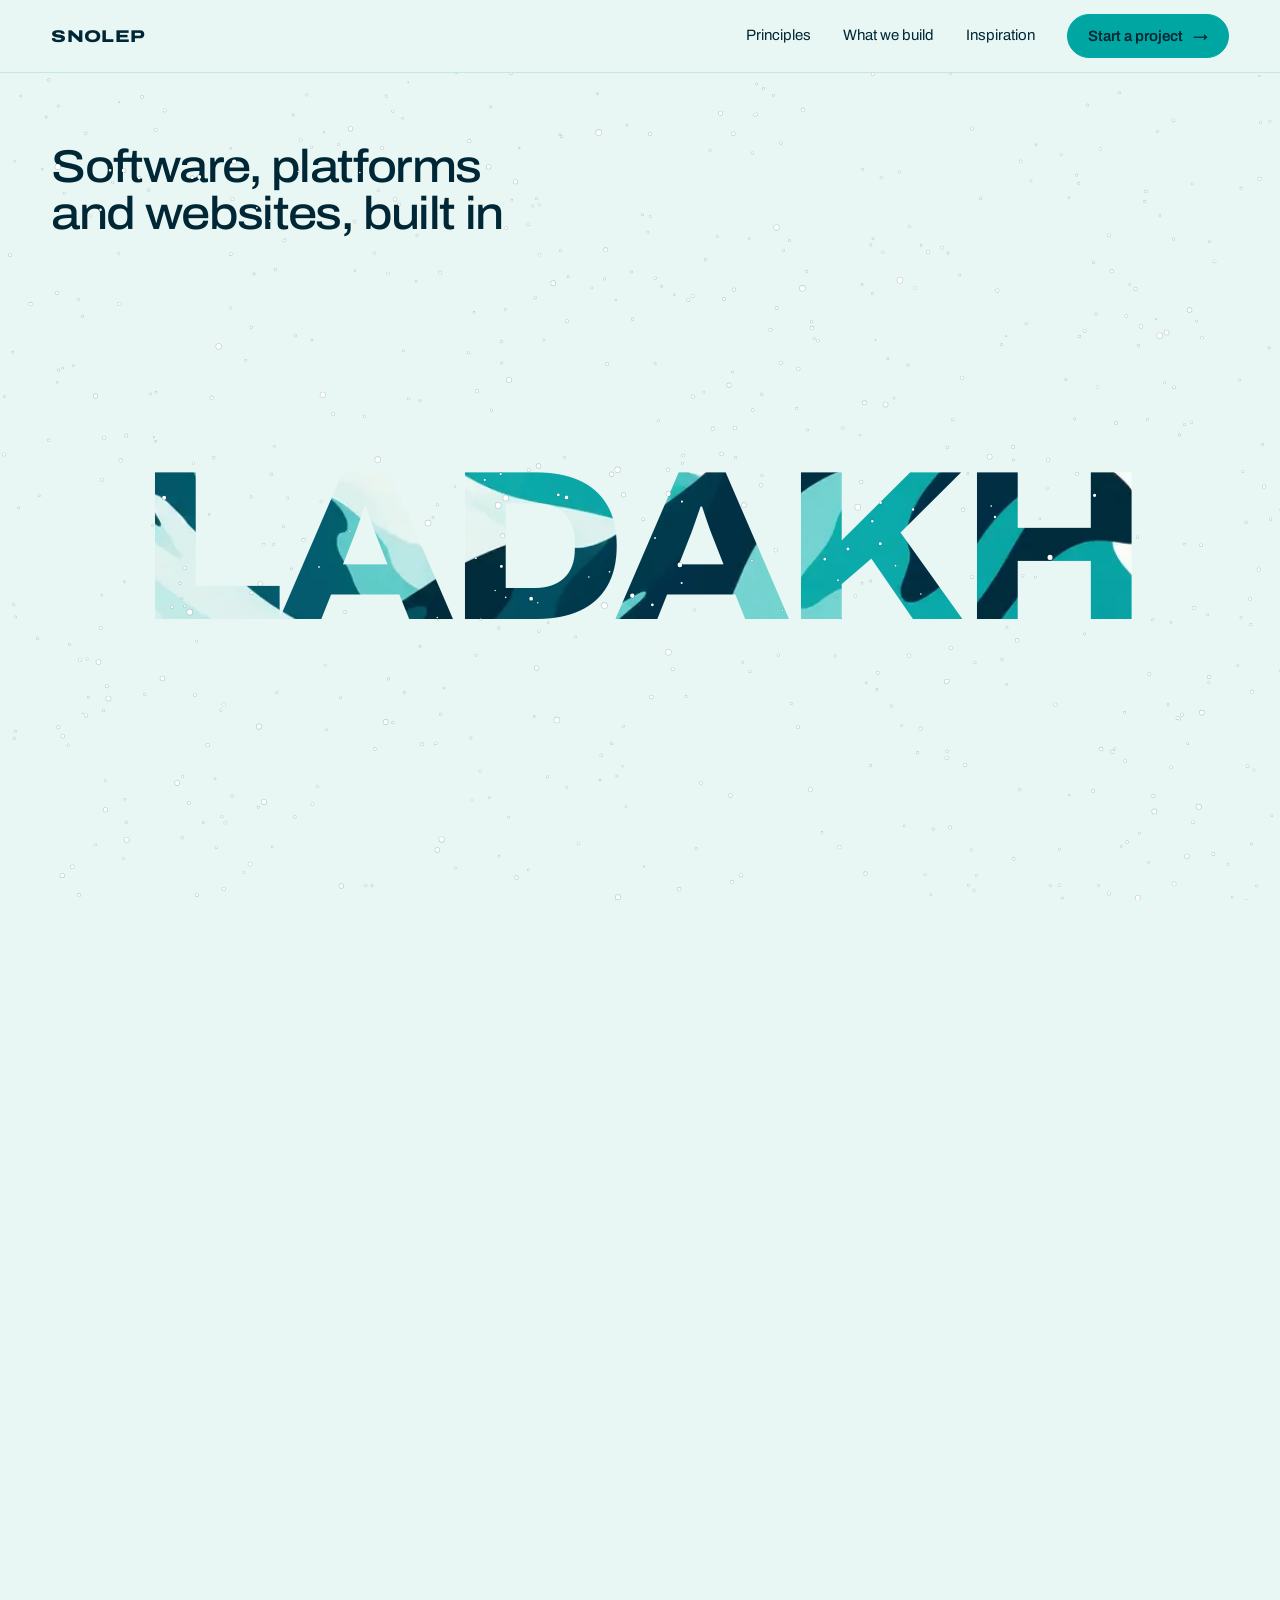
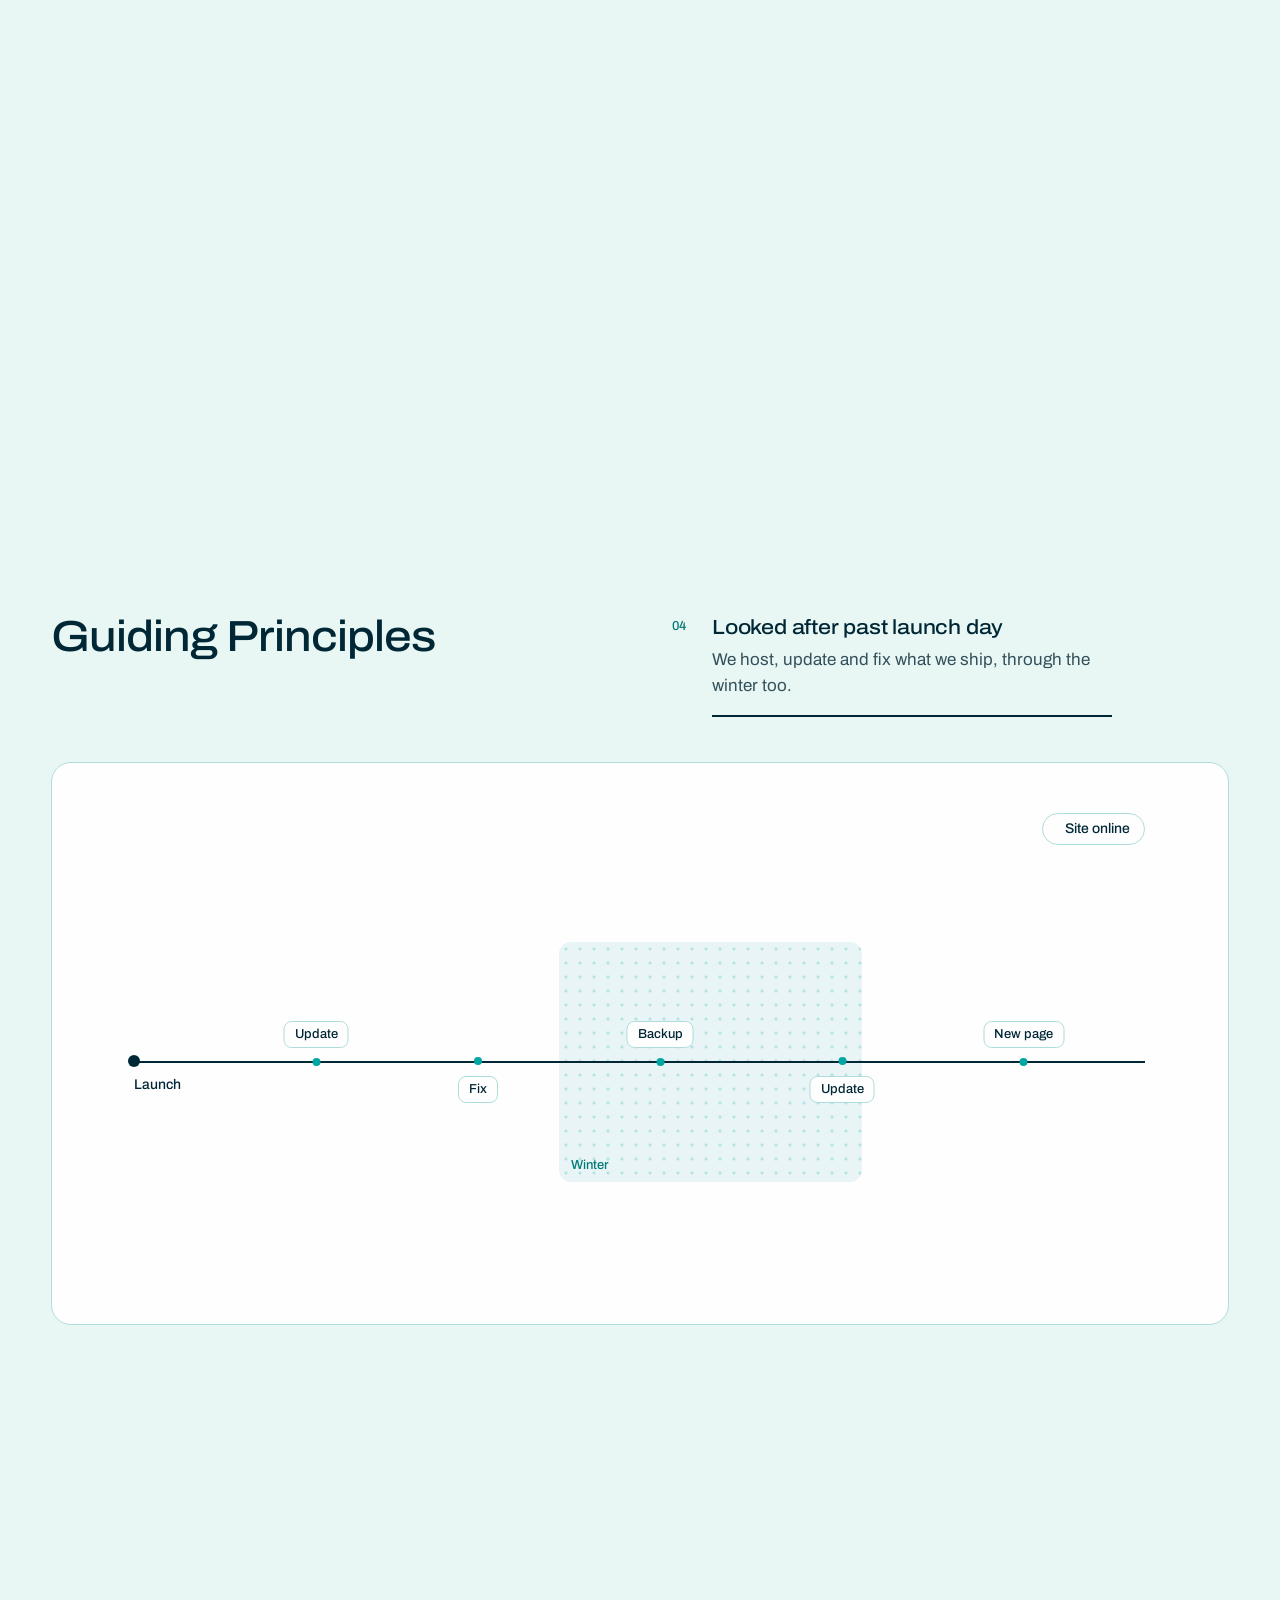
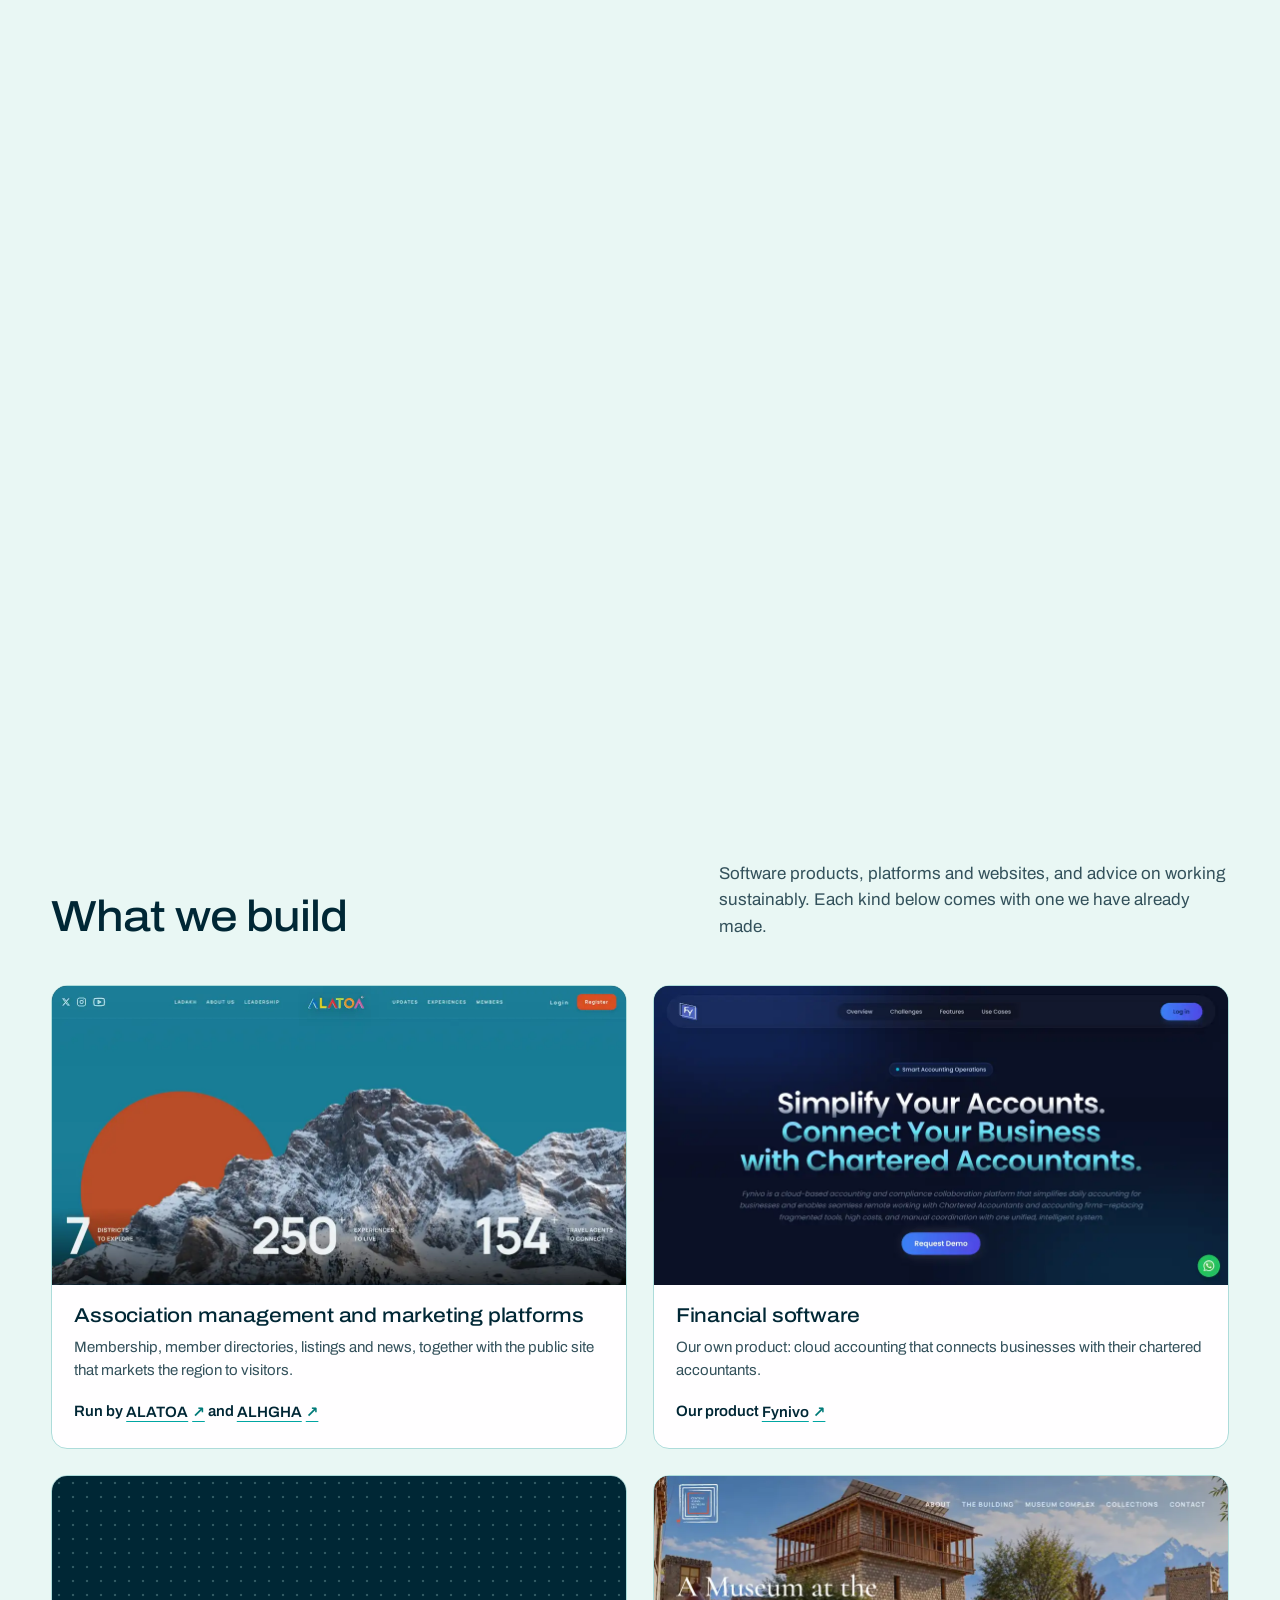
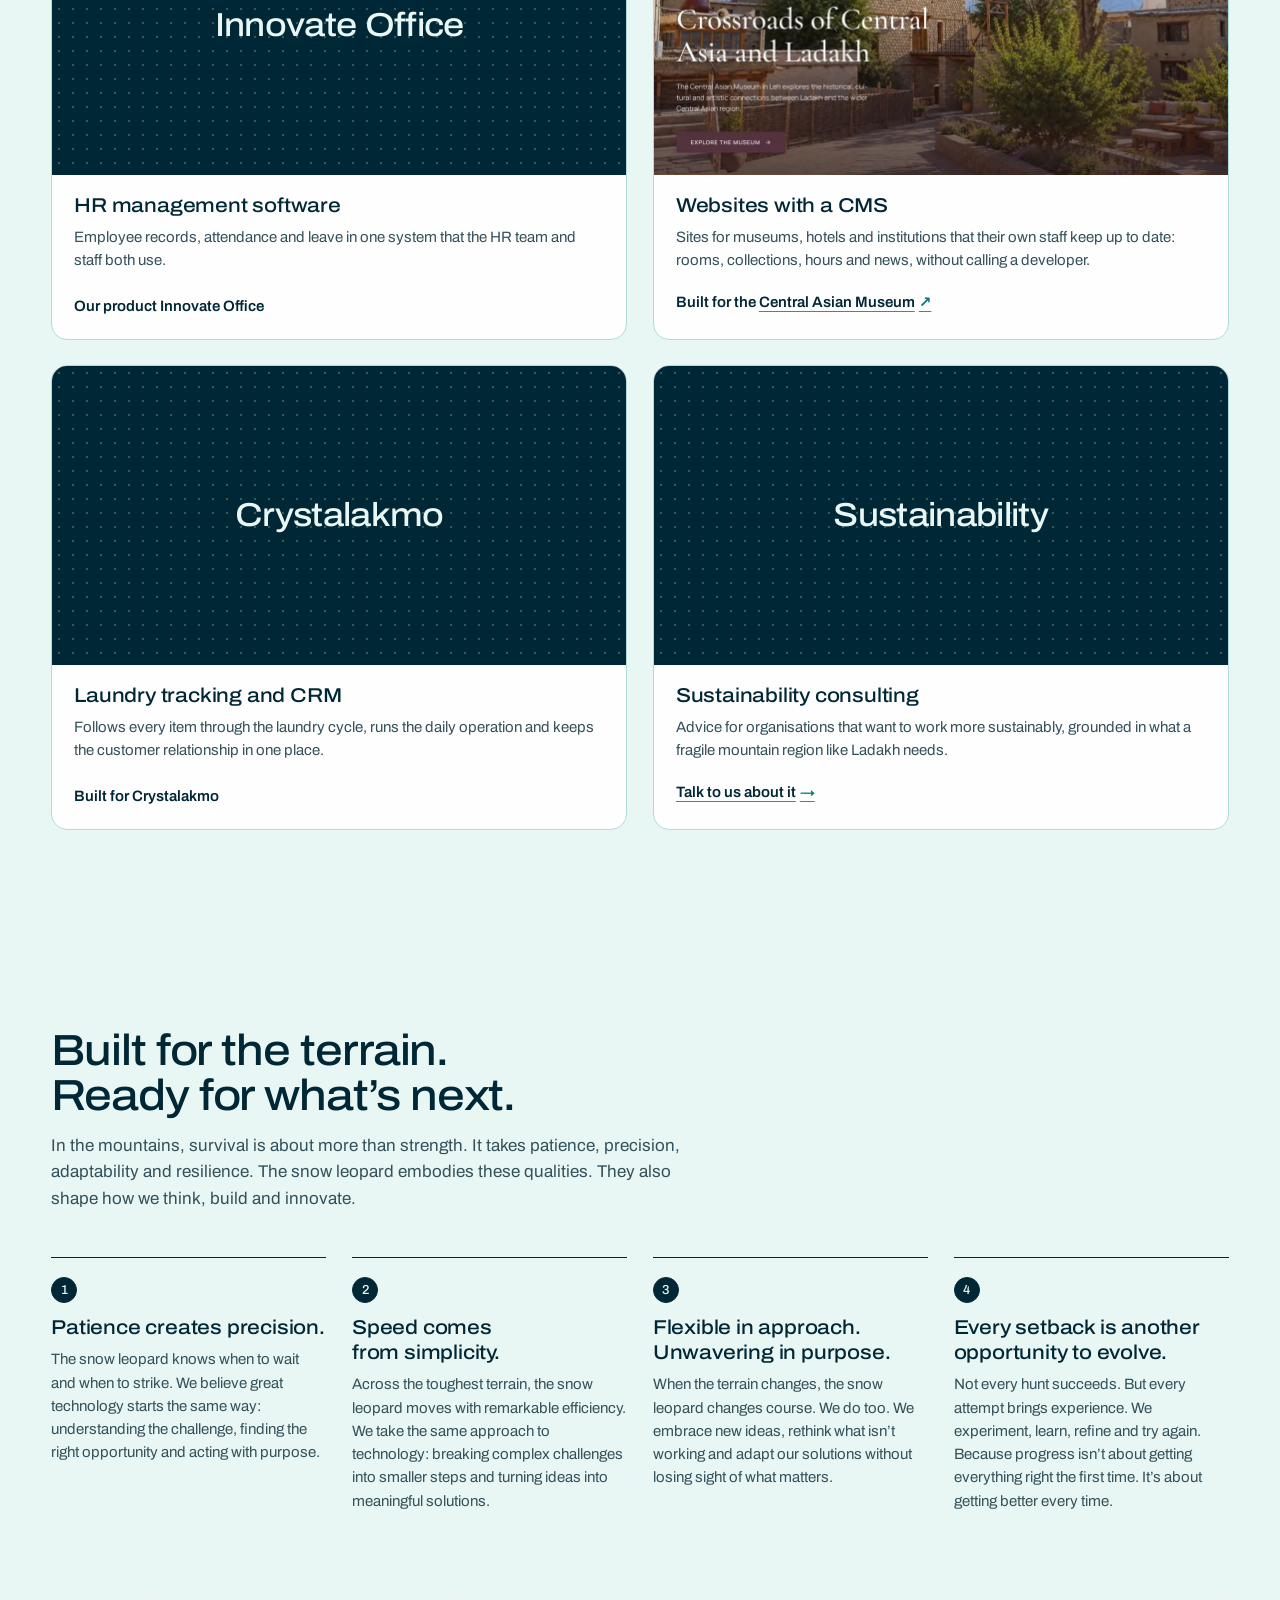
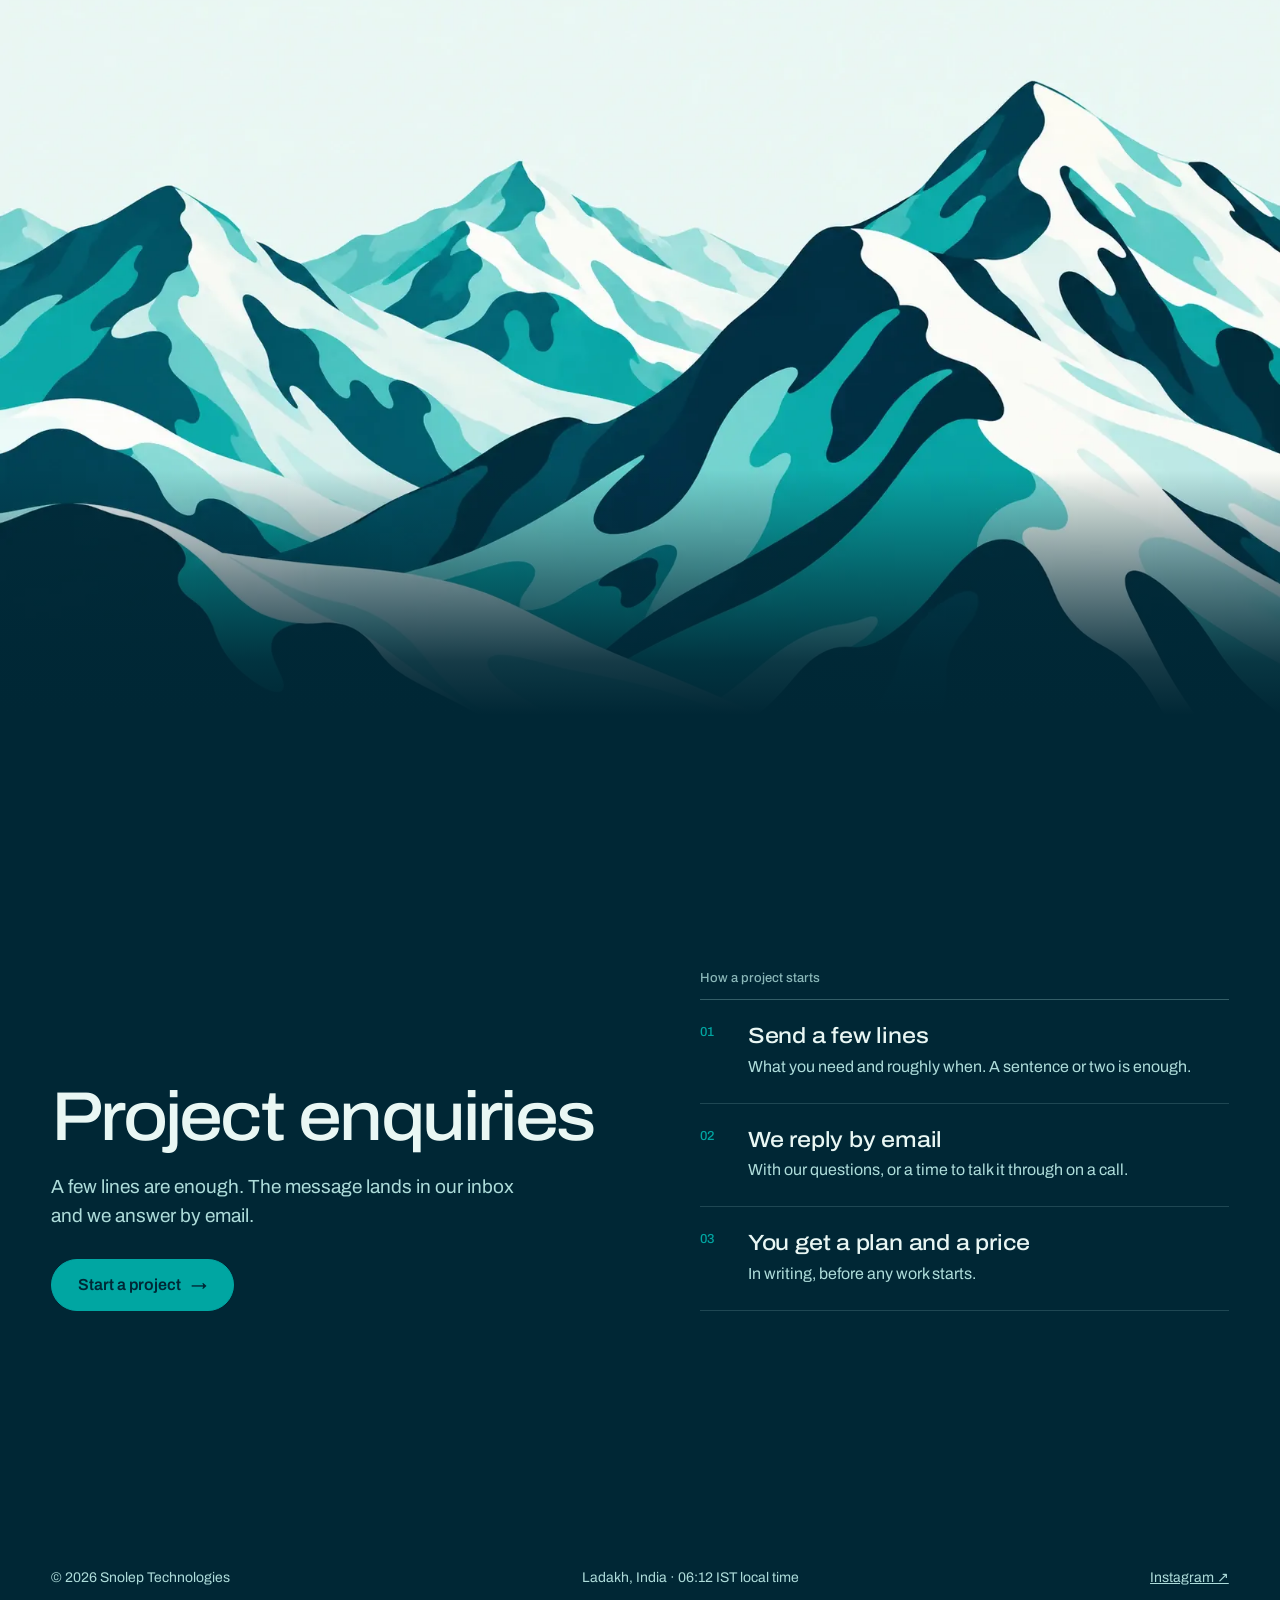
<file: site/landing-3.html>
<!doctype html>
<html lang="en">
<head>
<meta charset="utf-8">
<meta name="viewport" content="width=device-width, initial-scale=1">
<title>Landing 3: Ladakh · Snolep Technologies | Websites and web platforms from Ladakh</title>
<meta name="description" content="Snolep Technologies builds software products, association platforms and websites from Ladakh, in the Indian Himalaya, and offers sustainability consulting.">
<meta property="og:title" content="Snolep Technologies">
<meta property="og:description" content="Websites, member platforms and web applications, built in Ladakh.">
<meta property="og:type" content="website">
<meta name="theme-color" content="#e9f7f4">
<link rel="icon" href="./img/icon.png">
<link rel="preconnect" href="https://fonts.googleapis.com">
<link rel="preconnect" href="https://fonts.gstatic.com" crossorigin>
<link href="https://fonts.googleapis.com/css2?family=Archivo:wdth,wght@100..125,400..800&display=swap" rel="stylesheet">
<link rel="preload" as="image" href="./img/snolep-leopard.webp">

<style>
  /* Snolep palette: navy type, mint page (the sky of the mountain drawing), teal for the one action. */
  :root {
    --navy: #002735;
    --teal: #00a6a2;
    --teal-ink: #007a78;      /* teal dark enough for small text on the mint */
    --aqua: #addcda;
    --mint: #e9f7f4;
    --white: #fffeff;
    --muted: #33515b;
    --display: "Archivo", "Arial Narrow", system-ui, sans-serif;
    --body: "Archivo", system-ui, -apple-system, "Segoe UI", Roboto, sans-serif;
    --mono: ui-monospace, "SF Mono", Menlo, Consolas, monospace;
    --rail: 248px;
    --pad: clamp(20px, 4vw, 56px);
    --ease: cubic-bezier(.2, .8, .2, 1);
  }
  *, *::before, *::after { box-sizing: border-box; margin: 0; padding: 0; }
  html { overflow-x: clip; scroll-padding-top: 20px; }
  body { background: var(--mint); color: var(--navy); font: 400 17px/1.55 var(--body); -webkit-font-smoothing: antialiased; }
  a { color: inherit; }
  img { display: block; max-width: 100%; }
  :focus-visible { outline: 2px solid var(--teal); outline-offset: 3px; border-radius: 4px; }
  .skip { position: fixed; left: 12px; top: -60px; z-index: 50; padding: 10px 16px; border-radius: 8px; background: var(--navy); color: var(--mint); }
  .skip:focus { top: 12px; }

  /* the one canvas that draws every dot; text and cards sit above it, section grounds below */
  .dots { position: fixed; inset: 0; width: 100vw; height: 100vh; z-index: 2; pointer-events: none; }
  .wrap { position: relative; z-index: 3; width: min(1240px, 100% - 2 * var(--pad)); margin-inline: auto; }
  .label { font: 500 13px/1.3 var(--body); color: var(--muted); }
  h1, h2, h3 { font-family: var(--display); font-stretch: 112%; letter-spacing: -.02em; text-wrap: balance; }
  h2 { font-size: clamp(32px, 3.4vw, 48px); line-height: 1.05; font-weight: 500; letter-spacing: -.025em; }
  h3 { font-weight: 500; letter-spacing: -.01em; }

  .btn { display: inline-flex; align-items: center; justify-content: center; gap: 10px; min-height: 52px; padding: 0 26px; border: 1.5px solid var(--navy); border-radius: 999px;
         font: 600 16px/1 var(--body); text-decoration: none; cursor: pointer; transition: transform .25s var(--ease), background .2s ease, color .2s ease, border-color .2s ease; }
  .btn.primary { background: var(--teal); border-color: var(--teal); color: var(--navy); }
  .btn.primary:hover { background: var(--navy); border-color: var(--navy); color: var(--mint); }
  .btn.ghost { background: transparent; color: var(--navy); }
  .btn.ghost:hover { background: var(--navy); color: var(--mint); }
  .btn:hover { transform: translateY(-2px); }
  .btn:active { transform: translateY(0) scale(.98); }
  .btn i { font-style: normal; transition: transform .25s var(--ease); }
  .btn:hover i { transform: translateX(3px); }

  /* header (narrow screens; wide screens have the rail) */
  .site-head { position: fixed; top: 0; left: 0; right: 0; z-index: 10; background: rgba(233, 247, 244, .86); backdrop-filter: blur(10px); border-bottom: 1px solid rgba(173, 220, 218, .6); }
  .site-head .wrap { display: flex; align-items: center; justify-content: space-between; height: 64px; }
  .brand { font: 800 17px/1 var(--display); font-stretch: 125%; letter-spacing: .02em; text-decoration: none; }
  .menu-btn { display: inline-flex; align-items: center; gap: 10px; min-height: 44px; padding: 0 18px; border: 1px solid currentColor; border-radius: 999px;
              background: none; color: inherit; font: 500 12px/1 var(--mono); letter-spacing: .12em; text-transform: uppercase; cursor: pointer; }
  .site-head.on-dark { background: rgba(0, 39, 53, .86); border-color: rgba(173, 220, 218, .2); color: var(--mint); }
  .menu-btn b { font: 400 18px/10px var(--body); }

  /* the rail: a panel that stays put on the right on wide screens (the index, with where you are;
     the work; contact; the local time; let's talk). Under 1100px it slides in off the Menu button. */
  :root { --rail: 248px; }
  .rail { position: fixed; top: 0; right: 0; bottom: 0; width: var(--rail); z-index: 30; display: flex; flex-direction: column;
          padding: 26px 24px 20px; overflow-y: auto; overscroll-behavior: contain; background: var(--white); color: var(--navy);
          border-left: 1px solid var(--aqua); }
  .rail-brand { display: block; text-decoration: none; font: 900 21px/1 var(--display); font-stretch: 125%; letter-spacing: .02em; }
  .rail-brand small { display: block; margin-top: 6px; font: 500 9px/1 var(--mono); letter-spacing: .32em; color: var(--muted); }
  .rail-block { border-top: 1px solid var(--aqua); padding: 16px 0 18px; }
  .rail-brand + .rail-block, .rail-close + .rail-block { margin-top: 24px; }
  .rail-label { display: block; margin-bottom: 10px; font: 500 13px/1.2 var(--body); color: var(--muted); }
  .rail-index a { display: grid; grid-template-columns: 28px 1fr auto; align-items: baseline; padding: 8px 0; text-decoration: none;
                  font: 500 15px/1.2 var(--body); transition: color .25s ease; }
  .rail-index a span { font: 500 10px/1 var(--mono); color: var(--muted); transition: color .25s ease; }
  .rail-index a::after { content: ''; align-self: center; width: 6px; height: 6px; border-radius: 50%; background: var(--teal); opacity: 0; transform: scale(.3); transition: opacity .25s ease, transform .25s ease; }
  .rail-index a:hover, .rail-index a[aria-current="true"], .rail-index a[aria-current="true"] span { color: var(--teal-ink); }
  .rail-index a[aria-current="true"]::after { opacity: 1; transform: none; }
  .rail-links a { display: flex; justify-content: space-between; align-items: baseline; padding: 5px 0; font-size: 13px; text-decoration: none; transition: color .2s ease; }
  .rail-links a i { font: 500 11px/1 var(--mono); font-style: normal; color: var(--muted); transition: transform .25s ease, color .2s ease; }
  .rail-links a:hover, .rail-links a:hover i { color: var(--teal); }
  .rail-links a:hover i { transform: translate(2px, -2px); }
  .rail-mail { display: flex; align-items: center; gap: 8px; font-size: 14px; }
  .rail-mail a { text-decoration: none; }
  .rail-mail a:hover { color: var(--teal); }
  .copy { padding: 3px 6px; border: 1px solid var(--aqua); border-radius: 4px; background: none; color: var(--muted); font: 500 10px/1 var(--mono); cursor: pointer; }
  .copy:hover { color: var(--navy); border-color: var(--navy); }
  .rail-time { display: flex; justify-content: space-between; margin-top: 22px; font-size: 13px; color: var(--muted); }
  .rail-time time { font: 500 12px/1.4 var(--mono); color: var(--navy); }
  .rail-foot { margin-top: auto; padding-top: 24px; display: grid; justify-items: center; gap: 12px; }
  .rail-cta { width: 100%; display: flex; align-items: center; justify-content: space-between; padding: 6px 6px 6px 22px; border-radius: 999px;
              background: var(--teal); color: var(--navy); text-decoration: none; font: 600 15px/1 var(--body); transition: background .25s ease, color .25s ease; }
  .rail-cta i { width: 40px; height: 40px; display: grid; place-items: center; border-radius: 50%; background: var(--white); color: var(--navy);
                font: 600 16px/1 var(--body); font-style: normal; transition: transform .35s ease; }
  .rail-cta:hover { background: var(--navy); color: var(--mint); }
  .rail-cta:hover i { transform: translateX(3px); }
  .rail-top { padding: 4px; border: 0; background: none; color: var(--muted); font: 400 12px/1 var(--body); cursor: pointer; }
  .rail-top:hover { color: var(--navy); }
  .rail-close { display: none; }
  .rail-scrim { display: none; }
  @media (prefers-reduced-motion: no-preference) { html { scroll-behavior: smooth; } }
  .rail-links span.off { display: flex; justify-content: space-between; padding: 5px 0; font-size: 13px; }
  .rail-brand { font-weight: 800; }
  .rail-cta { min-height: 52px; }
  /* wide screens: one bar across the top (the name, the sections, the main action); the side panel
     is only the phone and tablet menu */
  .site-nav, .head-cta { display: none; }
  @media (min-width: 1100px) {
    html { scroll-padding-top: 64px; }
    .rail, .rail-scrim, .menu-btn { display: none; }
    .site-head .wrap { height: 72px; }
    .site-nav { display: flex; gap: 32px; margin-left: auto; margin-right: 32px; }
    .site-nav a { font-size: 15px; text-decoration: none; background: linear-gradient(currentColor, currentColor) 0 100% / 0 1px no-repeat;
                  padding: 6px 0; transition: background-size .3s var(--ease); }
    .site-nav a:hover { background-size: 100% 1px; }
    .head-cta { display: inline-flex; min-height: 44px; padding: 0 20px; font-size: 15px; }
  }
  @media (max-width: 1099px) {
    .rail { width: min(320px, 86vw); transform: translateX(100%); visibility: hidden; transition: transform .45s var(--ease), visibility 0s .45s; }
    .rail.open { transform: none; visibility: visible; box-shadow: -24px 0 60px rgba(0, 39, 53, .18); transition: transform .45s var(--ease); }
    .rail-close { display: grid; place-items: center; position: absolute; top: 14px; right: 14px; width: 44px; height: 44px; border: 1px solid var(--aqua);
                  border-radius: 50%; background: none; color: var(--navy); font: 400 20px/1 var(--body); cursor: pointer; }
    .rail-scrim { display: block; position: fixed; inset: 0; z-index: 29; background: rgba(0, 39, 53, .35); opacity: 0; pointer-events: none; transition: opacity .3s ease; }
    .rail-scrim.open { opacity: 1; pointer-events: auto; }
    .rail-index a, .rail-links a { padding-block: 12px; }
  }

  /* hero: what we do on the left, the logo on the right; its snow leopard is drawn by the dots */
  /* landing (shared) */
  .lp { position: relative; padding: 0; overflow: clip; }
  .lp-title { font-size: clamp(40px, 6.3vw, 104px); line-height: .96; font-weight: 500; letter-spacing: -.045em; }
  .lp-title em { font-style: normal; color: var(--teal-ink); }
  .lp-title .ln { display: block; overflow: hidden; padding-bottom: .08em; margin-bottom: -.08em; }
  .lp-title .ln > span { display: inline-block; }
  .lp .lede { max-width: 28em; font-size: clamp(16px, 1.2vw, 18px); color: var(--muted); }
  .lp .actions { display: flex; flex-wrap: wrap; gap: 12px; margin-top: 24px; }
  .built-for { display: flex; flex-wrap: wrap; align-items: baseline; gap: 8px 32px; }
  .built-for ul { display: contents; list-style: none; }
  .built-for li { font: 600 15px/1.2 var(--display); font-stretch: 112%; }
  @keyframes lineUp { to { transform: none; } }
  @keyframes rise { to { opacity: 1; transform: none; } }
  @media (prefers-reduced-motion: no-preference) {
    .lp-title .ln > span { transform: translateY(105%); animation: lineUp 1s var(--ease) forwards; }
    .lp-title .ln:nth-child(2) > span { animation-delay: .09s; } .lp-title .ln:nth-child(3) > span { animation-delay: .18s; } .lp-title .ln:nth-child(4) > span { animation-delay: .27s; }
    .lp .later { opacity: 0; transform: translateY(14px); animation: rise .9s var(--ease) .5s forwards; }
  }
  /* 3 ladakh in letters: the headline ends in LADAKH set huge, the mountains showing through it; the
     scroll zooms through the D into the painting, and the rest of the landing settles over it */
  .lp3 { height: 230vh; height: 230svh; }
  .lp3-stage { position: sticky; top: 0; height: 100vh; height: 100svh; overflow: hidden; }
  .lp3-pic { position: absolute; inset: 0; width: 100%; height: 100%; object-fit: cover; transform: scale(calc(1.12 - var(--p, 0) * .12)); }
  .lp3-mask { position: absolute; inset: 0; width: 100%; height: 100%; transform-origin: var(--ox, 50%) var(--oy, 60%); transform: scale(var(--z, 1)); opacity: var(--mo, 1); will-change: transform; }
  #lp3word { font: 800 240px/1 Archivo, sans-serif; font-stretch: 112%; letter-spacing: -8px; }
  .lp3-copy { position: relative; z-index: 2; height: 100%; padding-top: calc(72px + clamp(28px, 8vh, 96px)); display: flex; flex-direction: column; }
  .lp3-pre { display: block; max-width: 15em; font-size: clamp(32px, 3.6vw, 56px); line-height: 1.02; font-weight: 500; letter-spacing: -.035em; opacity: var(--po, 1); }
  .sr { position: absolute; width: 1px; height: 1px; overflow: hidden; clip: rect(0 0 0 0); }
  .lp3-after { margin-top: auto; margin-bottom: clamp(32px, 7vh, 72px); max-width: 560px; padding: 24px 28px; border-radius: 16px; background: rgba(233, 247, 244, .9); backdrop-filter: blur(6px);
               opacity: var(--ao, 0); transform: translateY(calc((1 - var(--ao, 0)) * 24px)); }
  .lp3-after .lede { color: var(--navy); margin-top: 10px; }
  .lp3-t { font: 500 clamp(26px, 2.4vw, 36px)/1.05 var(--display); letter-spacing: -.03em; }
  .lp3-t em { font-style: normal; color: var(--teal-ink); }
  @media (max-width: 900px) { .lp3-pre { max-width: 11em; } }

  section { padding: clamp(72px, 11vh, 128px) 0; }
  .head { display: flex; flex-wrap: wrap; align-items: end; justify-content: space-between; gap: 16px 48px; margin-bottom: clamp(28px, 5vh, 52px); }
  .head p { max-width: 30em; color: var(--muted); }

  /* what we build: each kind of work with the one we made; the screenshots are whole pages that
     scroll through their frame on hover */
  .work-grid { display: grid; grid-template-columns: repeat(2, minmax(0, 1fr)); gap: clamp(16px, 2vw, 28px); }
  .card { display: flex; flex-direction: column; background: var(--white); border: 1px solid var(--aqua); border-radius: 16px; overflow: hidden;
          transition: box-shadow .35s var(--ease), border-color .2s ease; }
  .card:hover { box-shadow: 0 18px 40px -18px rgba(0, 39, 53, .35); border-color: var(--navy); }
  .card .shot { position: relative; aspect-ratio: 1152 / 600; overflow: hidden; background: var(--navy); }
  .card .shot img { position: absolute; left: 0; top: 0; width: 100%; height: auto; transition: top .7s var(--ease), transform .7s var(--ease); }
  @media (hover: hover) and (prefers-reduced-motion: no-preference) {
    .card:hover .shot img, .card:focus-within .shot img { top: 100%; transform: translateY(-100%); transition-duration: 7s; transition-timing-function: cubic-bezier(.4, 0, .6, 1); }
  }
  .card .meta { flex: 1; display: flex; flex-direction: column; gap: 8px; padding: 18px 22px 20px; }
  .card h3 { font-size: 20px; line-height: 1.25; }
  .card .meta p { font-size: 15px; color: var(--muted); }
  .card .meta p.eg { margin-top: auto; padding-top: 6px; color: var(--navy); font-weight: 600; }
  .card .eg a { display: inline-flex; align-items: center; gap: 4px; min-height: 32px; text-decoration-color: var(--teal); text-underline-offset: 4px; }
  .card .eg a i { font-style: normal; color: var(--teal-ink); transition: transform .25s var(--ease); }
  .card .eg a:hover { color: var(--teal-ink); }
  .card .eg a:hover i { transform: translate(2px, -2px); }
  .card .plate { display: grid; place-items: center; text-align: center; padding: 8%; color: var(--mint);
                 background: radial-gradient(circle, rgba(173, 220, 218, .28) 1.2px, transparent 1.6px) 0 0 / 14px 14px, var(--navy); }
  .card .plate b { font: 500 clamp(22px, 2.6vw, 36px)/1.05 var(--display); font-stretch: 112%; letter-spacing: -.02em; }
  .card.wide { grid-column: 1 / -1; display: grid; grid-template-columns: minmax(0, 1fr) minmax(0, 1fr); }
  .card.wide .shot { aspect-ratio: auto; min-height: 260px; }
  .card.wide .meta { justify-content: center; padding: clamp(22px, 3vw, 40px); }
  .card.wide .meta p.eg { margin-top: 8px; }

  /* values and standards. Static (phones, tablets, short screens, reduced motion, no script): a peak
     beside four rows. Live (desktop): the section is tall, its stage stays on screen, and the four
     standards play one after another, each animation scrubbed by the scroll. */
  .values > .wrap { display: grid; grid-template-columns: minmax(0, .8fr) minmax(0, 1.2fr); gap: clamp(28px, 5vw, 88px); align-items: center; }
  .values-pic { width: 100%; height: auto; border-radius: 16px; }
  .values .sub { margin-top: 14px; max-width: 30em; color: var(--muted); }
  .std { list-style: none; margin-top: clamp(24px, 4vh, 40px); border-top: 1px solid var(--navy); }
  .std li { display: grid; grid-template-columns: minmax(0, .9fr) minmax(0, 1.1fr); gap: 6px 28px; align-items: baseline; padding: 20px 0 22px; border-bottom: 1px solid var(--aqua); }
  .std h3 { font-size: clamp(19px, 1.6vw, 22px); line-height: 1.25; }
  .std p { color: var(--muted); }
  .values.is-live { height: calc(100vh + 4 * 72vh); height: calc(100svh + 4 * 72svh); padding: 0; }
  .values.is-live > .wrap { display: none; }
  .values.is-live .v-stage { display: block; position: sticky; top: 0; height: 100vh; height: 100svh; overflow: clip; }
  .v-grid { height: 100%; display: grid; grid-template-columns: minmax(0, 1fr) minmax(0, 1fr); grid-template-rows: auto 1fr;
            column-gap: clamp(28px, 5vw, 80px); row-gap: clamp(28px, 5vh, 52px); padding-top: calc(72px + clamp(36px, 8vh, 88px)); }
  .v-title { align-self: start; }
  /* only the current principle shows; the next one takes its place as the scroll moves on */
  .v-steps { list-style: none; display: grid; align-self: start; max-width: 440px; }
  .v-step { grid-area: 1 / 1; display: grid; grid-template-columns: 40px 1fr; column-gap: 0; opacity: 0; transform: translateY(10px);
            transition: opacity .35s ease, transform .5s var(--ease); pointer-events: none; }
  .v-step.is-on { opacity: 1; transform: none; pointer-events: auto; }
  .v-n { grid-row: span 3; font: 500 13px/1.9 var(--body); color: var(--teal-ink); }
  .v-step h3 { font-size: clamp(19px, 1.6vw, 22px); line-height: 1.3; }
  .v-step p { margin-top: 6px; color: var(--muted); }
  .v-bar { grid-column: 2; height: 2px; margin-top: 16px; background: var(--aqua); }
  .v-bar i { display: block; height: 100%; background: var(--navy); transform: scaleX(var(--q, 0)); transform-origin: left; }
  .v-frame { grid-column: 1 / -1; align-self: stretch; margin-bottom: clamp(24px, 5vh, 48px); position: relative; border: 1px solid var(--aqua); border-radius: 20px;
             background: var(--white); overflow: hidden; container-type: size; }
  .v-scene { position: absolute; inset: 0; opacity: 0; transition: opacity .45s ease; }
  .v-scene.is-on { opacity: 1; }
  /* 1 thin signal: a window on one bar of signal; text resolves and the picture sharpens as it loads */
  .s1-win { position: absolute; inset: 9% 10%; border: 1px solid var(--aqua); border-radius: 12px; background: var(--mint); overflow: hidden; display: flex; flex-direction: column; }
  .s1-top { display: flex; align-items: center; gap: 4%; padding: 3% 4%; background: var(--white); border-bottom: 1px solid var(--aqua); }
  .s1-sig { display: inline-flex; align-items: flex-end; gap: 3px; height: 14px; }
  .s1-sig i { width: 4px; border-radius: 1px; background: var(--aqua); }
  .s1-sig i:nth-child(1) { height: 25%; } .s1-sig i:nth-child(2) { height: 50%; } .s1-sig i:nth-child(3) { height: 75%; } .s1-sig i:nth-child(4) { height: 100%; }
  .s1-sig i.on { background: var(--navy); }
  .s1-url { flex: 1; height: 14px; border-radius: 7px; background: var(--mint); }
  .s1-ok { font: 500 13px/1 var(--body); color: var(--teal-ink); opacity: var(--ok, 0); }
  .s1-load { height: 2px; background: transparent; }
  .s1-load i { display: block; height: 100%; background: var(--teal); transform: scaleX(var(--load, 0)); transform-origin: left; }
  .s1-body { flex: 1; min-height: 0; display: flex; flex-direction: column; gap: 2.2cqh; padding: 4.5cqh 7%; }
  .s1-b, .s1-t { display: block; border-radius: 4px; background: color-mix(in srgb, var(--navy) calc(var(--r, 0) * 100%), #d3e9e6); }
  .s1-b { flex: none; height: 5.2cqh; }
  .s1-t { flex: none; height: 1.9cqh; background: color-mix(in srgb, var(--muted) calc(var(--r, 0) * 100%), #d3e9e6); }
  .s1-pic { display: block; flex: 1; min-height: 0; margin: .6cqh 0; border-radius: 8px; background: #cfe6e3 url(./img/peak.webp) 50% 30% / cover; filter: blur(calc((1 - var(--r, 0)) * 14px)) saturate(calc(.3 + var(--r, 0) * .7)); opacity: calc(.45 + var(--r, 0) * .55); }
  /* 2 phone first: one layout, widened from phone to desktop, its blocks reflowing */
  .s2-dev { position: absolute; left: 50%; top: 46%; transform: translate(-50%, -50%); border: 2px solid var(--navy); background: var(--mint); overflow: hidden; }
  .s2-dev b { position: absolute; border-radius: 4px; }
  .s2-dev b[data-b="nav"] { background: var(--white); border: 1px solid var(--aqua); }
  .s2-dev b[data-b="h1"], .s2-dev b[data-b="h2"] { background: var(--navy); }
  .s2-dev b[data-b="btn"] { background: var(--teal); border-radius: 99px; }
  .s2-dev b[data-b="img"] { background: #cfe6e3 url(./img/peak.webp) 50% 30% / cover; border-radius: 6px; }
  .s2-dev b[data-b^="c"] { background: var(--white); border: 1px solid var(--aqua); }
  .s2-w { position: absolute; left: 50%; bottom: 5%; transform: translateX(-50%); font: 500 13px/1 var(--body); color: var(--muted); }
  /* 3 secure and always up: the lock, the checks ticked one by one, thirty days of uptime filling in */
  .s3 { position: absolute; top: 10%; bottom: 10%; left: 50%; width: min(640px, 84%); transform: translateX(-50%); display: flex; flex-direction: column; justify-content: center; gap: clamp(20px, 6cqh, 44px); }
  .s3-url { display: flex; align-items: center; gap: 10px; padding: 12px 16px; border: 1px solid var(--aqua); border-radius: 99px; background: var(--mint); font: 500 15px/1 var(--mono); }
  .s3-url svg { width: 18px; height: 18px; fill: none; stroke: var(--teal-ink); stroke-width: 1.6; opacity: var(--a, 0); transform: scale(calc(.6 + var(--a, 0) * .4)); }
  .s3-url span { color: var(--teal-ink); opacity: var(--a, 0); }
  .s3-url i { flex: 1; height: 10px; border-radius: 5px; background: #d3e9e6; }
  .s3-checks { list-style: none; display: grid; grid-template-columns: 1fr 1fr; gap: 10px 24px; }
  .s3-checks li { display: flex; align-items: center; gap: 10px; font-size: clamp(14px, 3cqw, 17px); opacity: calc(.35 + var(--a, 0) * .65); }
  .s3-checks li::before { content: '✓'; display: inline-grid; place-items: center; width: 24px; height: 24px; border-radius: 50%; font-size: 13px;
                          background: color-mix(in srgb, var(--teal) calc(var(--a, 0) * 100%), #e3f1ef); color: color-mix(in srgb, var(--navy) calc(var(--a, 0) * 100%), transparent); }
  .s3-up p { display: flex; justify-content: space-between; margin-bottom: 10px; font-size: 14px; color: var(--muted); }
  .s3-up b { font-weight: 500; color: var(--teal-ink); opacity: var(--ok, 0); }
  .s3-days { display: grid; grid-template-columns: repeat(30, 1fr); gap: 4px; height: 40px; }
  .s3-days i { border-radius: 3px; background: color-mix(in srgb, var(--teal) calc(var(--a, 0) * 100%), #e3f1ef); }
  /* 4 looked after: a year on a line from launch, through the winter, with the work done on it */
  .s4 { position: absolute; inset: 9% 7%; }
  .s4-status { position: absolute; top: 0; right: 0; display: flex; align-items: center; gap: 8px; padding: 8px 14px; border: 1px solid var(--aqua); border-radius: 99px; font: 500 14px/1 var(--body); }
  .s4-track { position: absolute; left: 0; right: 0; top: 54%; height: 0; }
  .s4-winter { position: absolute; left: 42%; width: 30%; top: -120px; height: 240px; border-radius: 12px;
               background: radial-gradient(circle, rgba(0, 166, 162, .22) 1.3px, transparent 1.8px) 0 0 / 14px 14px, rgba(173, 220, 218, .28); opacity: var(--w, 0); }
  .s4-winter em { position: absolute; left: 12px; bottom: 10px; font: 500 13px/1 var(--body); font-style: normal; color: var(--teal-ink); }
  .s4-rail, .s4-line { position: absolute; left: 0; right: 0; top: -1px; height: 2px; background: var(--aqua); }
  .s4-line { background: var(--navy); transform: scaleX(var(--line, 0)); transform-origin: left; }
  .s4-pin { position: absolute; left: 0; top: 16px; font: 500 14px/1 var(--body); }
  .s4-pin::before { content: ''; position: absolute; left: 0; top: -23px; width: 12px; height: 12px; margin-left: -6px; border-radius: 50%; background: var(--navy); }
  .s4-ev { position: absolute; left: calc(var(--x) * 100%); top: 14px; transform: translateX(-50%) translateY(calc((1 - var(--a, 0)) * 8px)); opacity: var(--a, 0);
           padding: 6px 10px; border-radius: 8px; background: var(--white); border: 1px solid var(--aqua); font: 500 13px/1 var(--body); white-space: nowrap; }
  .s4-ev.up { top: auto; bottom: 14px; transform: translateX(-50%) translateY(calc((1 - var(--a, 0)) * -8px)); }
  .s4-ev::before { content: ''; position: absolute; left: 50%; top: -20px; width: 8px; height: 8px; margin-left: -4px; border-radius: 50%; background: var(--teal); }
  .s4-ev.up::before { top: auto; bottom: -19px; }

  /* inspiration: the snow leopard's four habits, over the mountain */
  .traits { list-style: none; display: grid; grid-template-columns: repeat(4, minmax(0, 1fr)); gap: clamp(16px, 2vw, 28px); margin-top: clamp(28px, 5vh, 48px); }
  .traits li { padding-top: 18px; border-top: 1px solid var(--navy); }
  .traits .n { display: inline-grid; place-items: center; width: 26px; height: 26px; margin-bottom: 12px; border: 1px solid var(--navy); border-radius: 50%;
               font: 500 13px/1 var(--body); background: var(--navy); color: var(--mint); }
  .traits h3 { font-size: 20px; line-height: 1.25; }
  .traits p { margin-top: 8px; font-size: 15px; color: var(--muted); }

  /* the range */
  .roots { padding-bottom: 0; }
  .roots .text { max-width: 640px; }
  .roots .text p { margin-top: 14px; color: var(--muted); }
  .range { position: relative; z-index: 1; margin-top: clamp(40px, 9vh, 96px); overflow: hidden; }
  .range-in { position: relative; aspect-ratio: 1672 / 941; }
  .range-in > img { width: 100%; height: 100%; }
  .range-fade { position: absolute; left: 0; right: 0; bottom: -1px; height: 34%; background: linear-gradient(rgba(0, 39, 53, 0), rgba(0, 39, 53, .55) 45%, rgba(0, 39, 53, .9) 78%, var(--navy)); }

  /* the close: a short brief, then the name in dots */
  .finale { background: var(--navy); color: var(--mint); padding: clamp(64px, 10vh, 112px) 0 0; min-height: 100vh; display: flex; flex-direction: column; }
  .contact { display: grid; grid-template-columns: minmax(0, .9fr) minmax(0, 1.1fr); gap: clamp(28px, 5vw, 88px); align-items: start; }
  .contact .say p { margin-top: 20px; max-width: 24em; color: var(--aqua); }
  .contact .say a.ig { display: inline-flex; align-items: center; min-height: 44px; margin-top: 14px; font-weight: 600; text-decoration-color: var(--teal); text-underline-offset: 5px; }
  .contact .say a.ig:hover { color: var(--aqua); }
  form.brief { display: grid; gap: 18px; padding: clamp(20px, 2.4vw, 32px); border: 1px solid rgba(173, 220, 218, .28); border-radius: 16px; background: #04303f; }
  .brief legend, .brief label { display: block; margin-bottom: 8px; font: 500 14px/1.3 var(--body); color: var(--aqua); }
  .brief fieldset { border: 0; }
  .chips { display: flex; flex-wrap: wrap; gap: 8px; }
  .chips label { margin: 0; font: 500 15px/1 var(--body); color: var(--mint); cursor: pointer; }
  .chips input { position: absolute; opacity: 0; }
  .chips span { display: inline-flex; align-items: center; min-height: 44px; padding: 0 16px; border: 1px solid rgba(173, 220, 218, .4); border-radius: 999px; transition: background .2s ease, color .2s ease, border-color .2s ease; }
  .chips label:hover span { border-color: var(--mint); }
  .chips input:checked + span { background: var(--mint); border-color: var(--mint); color: var(--navy); }
  .chips input:focus-visible + span { outline: 2px solid var(--teal); outline-offset: 3px; }
  .brief .pair { display: grid; grid-template-columns: 1fr 1fr; gap: 18px; }
  .brief input[type=text], .brief input[type=email], .brief textarea { width: 100%; padding: 13px 14px; border: 1px solid rgba(173, 220, 218, .4); border-radius: 10px; background: transparent; color: var(--mint); font: 400 16px/1.45 var(--body); }
  .brief textarea { min-height: 96px; resize: vertical; }
  .brief ::placeholder { color: rgba(173, 220, 218, .6); }
  .brief .send { display: flex; flex-wrap: wrap; align-items: center; gap: 12px 18px; }
  .brief .btn { background: var(--teal); border-color: var(--teal); color: var(--navy); }
  .brief .btn:disabled { opacity: .6; cursor: default; }
  .brief .btn:hover { background: var(--mint); border-color: var(--mint); }
  .brief .status { flex: 1 1 14em; font-size: 14px; line-height: 1.4; color: var(--aqua); }
  .name { position: relative; z-index: 3; width: min(1240px, 100% - 2 * var(--pad)); margin: auto auto 0; padding-top: clamp(40px, 8vh, 88px); }
  #wordmark { width: 100%; height: 90px; }
  .foot { position: relative; z-index: 3; width: min(1240px, 100% - 2 * var(--pad)); margin: 0 auto; padding: 22px 0 26px; display: flex; flex-wrap: wrap; justify-content: space-between; gap: 6px 24px; font-size: 14px; color: var(--aqua); }
  .foot a { display: inline-flex; align-items: center; min-height: 44px; margin-block: -12px; }

  /* the cursor (fine pointers): a ring that fills with how far down the page you are; over the
     contact section it becomes a "Work with us" bubble that smears behind itself as it moves */
  .cursor, .cursor-ghost { position: fixed; left: 0; top: 0; z-index: 40; pointer-events: none; }
  .cursor { width: 44px; height: 44px; margin: -22px 0 0 -22px; color: var(--navy); display: none;
            transform: translate3d(var(--x, -100px), var(--y, -100px), 0); }
  .cursor.on-dark { color: var(--aqua); }
  .cursor svg { position: absolute; inset: 0; width: 100%; height: 100%; transform: rotate(-90deg); overflow: visible; transition: opacity .25s ease, transform .35s ease; }
  .cursor circle { fill: none; stroke: currentColor; }
  .cursor .track { stroke-width: 1; opacity: .25; }
  .cursor .progress { stroke-width: 1.8; stroke-dasharray: 1 1; stroke-dashoffset: var(--left, 1); stroke: var(--teal); }
  .cursor .disc, .cursor-ghost { width: 96px; height: 96px; border-radius: 50%; background: var(--teal); }
  .cursor .disc { position: absolute; left: 50%; top: 50%; margin: -48px 0 0 -48px; display: grid; place-items: center; color: var(--navy);
                  font: 500 14px/1.1 var(--body); text-align: center;
                  transform: rotate(var(--angle, 0deg)) scale(calc(var(--s, 0) * var(--stretch, 1)), calc(var(--s, 0) / var(--stretch, 1))); }
  .cursor .disc span { transform: rotate(calc(-1 * var(--angle, 0deg))); display: block; }
  .cursor.is-link svg { opacity: 0; transform: rotate(-90deg) scale(.6); }
  .cursor-ghost { margin: -48px 0 0 -48px; opacity: 0; will-change: transform, opacity; }
  @media (pointer: fine) { .cursor { display: block; } }
  @media (pointer: fine) and (min-width: 901px) { .contact.is-target, .contact.is-target a, .contact.is-target button { cursor: none; } }

  /* on a desktop the form opens in a panel from the contact section; on a phone it stays in place */
  .open-brief { display: none; margin-top: 28px; background: var(--teal); border-color: var(--teal); color: var(--navy); }
  .open-brief:hover { background: var(--mint); border-color: var(--mint); }
  .steps { display: none; }
  .contact.form-away { grid-template-columns: minmax(0, 1.05fr) minmax(0, .95fr); align-items: end; }
  .contact.form-away h2 { font-size: clamp(48px, 5.4vw, 84px); line-height: .98; letter-spacing: -.04em; }
  .contact.form-away .say p { font-size: 19px; max-width: 26em; }
  .contact.form-away .steps { display: block; }
  .steps .label { color: var(--aqua); opacity: .8; }
  .steps ol { list-style: none; margin-top: 12px; border-top: 1px solid rgba(173, 220, 218, .3); counter-reset: step; }
  .steps li { display: grid; grid-template-columns: 40px 1fr; gap: 2px 8px; padding: 16px 0 17px; border-bottom: 1px solid rgba(173, 220, 218, .18); counter-increment: step; }
  .steps li::before { content: counter(step, decimal-leading-zero); grid-row: span 2; font: 500 13px/1.6 var(--body); color: var(--teal); }
  .steps h3 { font-size: 19px; line-height: 1.3; }
  .steps li p { font-size: 15px; color: var(--aqua); }
  @media (pointer: fine) and (min-width: 901px) {
    .finale > section { flex: 1; display: flex; align-items: center; padding: 24px 0 !important; }
    .finale > section > .wrap { width: min(1240px, 100% - 2 * var(--pad)); }
    .finale .name { margin-top: 0; padding-top: 0; }
    .steps li { padding: 22px 0 23px; }
    .steps h3 { font-size: 22px; }
    .steps li p { font-size: 16px; margin-top: 2px; }
  }
  .contact.form-away .open-brief { display: inline-flex; }
  .brief-dialog { width: min(640px, 100% - 32px); max-height: calc(100vh - 48px); margin: auto; padding: 0; border: 0; border-radius: 18px; background: #04303f; color: var(--mint); overflow: auto; }
  .brief-dialog::backdrop { background: rgba(0, 20, 28, .72); }
  .brief-dialog .brief { border: 0; }
  .brief-dialog .close { position: absolute; top: 14px; right: 14px; width: 44px; height: 44px; border: 1px solid rgba(173, 220, 218, .4); border-radius: 50%;
                         background: none; color: var(--mint); font: 400 22px/1 var(--body); cursor: pointer; }
  .brief-dialog .close:hover { border-color: var(--mint); }
  .brief-dialog .brief { padding-top: 64px; }
  .brief-dialog h3 { position: absolute; top: 24px; left: clamp(20px, 2.4vw, 32px); font-size: 20px; }

  @media (max-width: 1240px) and (min-width: 901px) { .traits { grid-template-columns: 1fr 1fr; } }
  @media (max-width: 900px) {
    .lp .actions .btn, .brief .btn { width: 100%; }
    .contact { grid-template-columns: 1fr; }
    .values > .wrap { grid-template-columns: 1fr; }
    .values-pic { aspect-ratio: 16 / 10; object-fit: cover; object-position: 50% 20%; }
    .std li { grid-template-columns: 1fr; }
    .traits { grid-template-columns: 1fr 1fr; gap: 20px 16px; }
    .work-grid, .brief .pair, .card.wide { grid-template-columns: 1fr; }
    .card.wide .shot { aspect-ratio: 1152 / 600; min-height: 0; }
    .range { margin-top: 32px; }
    .range-in { width: 135%; margin-left: -16%; }
  }
  @media (max-width: 600px) { .traits { grid-template-columns: 1fr; } }

  /* titles that open on a phone; on wider screens every one stays open and nothing toggles */
  .fold summary { list-style: none; }
  .fold summary::-webkit-details-marker { display: none; }
  @media (min-width: 641px) { .fold summary { pointer-events: none; } }
  @media (max-width: 640px) {
    .fold summary { position: relative; display: flex; align-items: center; gap: 12px; min-height: 44px; padding-right: 36px; cursor: pointer; }
    .fold summary::after { content: '+'; position: absolute; right: 2px; top: 50%; transform: translateY(-50%); font: 400 24px/1 var(--body); color: var(--teal-ink); transition: transform .3s var(--ease); }
    .fold[open] summary::after { transform: translateY(-50%) rotate(45deg); }
    .fold p { margin-top: 8px; }
    .std li { padding: 10px 0 12px; }
    .traits li { padding-top: 10px; }
    .traits .n { margin-bottom: 0; flex: none; }
  }
</style>
</head>

<body>
<a class="skip" href="#work">Skip to what we build</a>
<canvas class="dots" aria-hidden="true"></canvas>

<header class="site-head">
  <div class="wrap">
    <a class="brand" href="#top">SNOLEP</a>
    <nav class="site-nav" aria-label="Main"><a href="#values">Principles</a><a href="#work">What we build</a><a href="#inspiration">Inspiration</a></nav>
    <a class="btn primary head-cta" href="#contact">Start a project <i aria-hidden="true">→</i></a>
    <button class="menu-btn" type="button" aria-controls="rail" aria-expanded="false">Menu <b aria-hidden="true">+</b></button>
  </div>
</header>

<main id="top">
  <section class="lp lp3" id="hero">
    <div class="lp3-stage">
      <img class="lp3-pic" src="./img/range.webp" width="1672" height="941" alt="Snow-covered Himalayan peaks drawn in the Snolep colours">
      <svg class="lp3-mask" viewBox="0 0 1440 900" preserveAspectRatio="xMidYMid meet" aria-hidden="true">
        <defs><mask id="lp3m"><rect x="-4000" y="-4000" width="9440" height="8900" fill="#fff"/><text id="lp3word" x="720" y="640" text-anchor="middle">LADAKH</text></mask></defs>
        <rect x="-4000" y="-4000" width="9440" height="8900" fill="#e9f7f4" mask="url(#lp3m)"/>
      </svg>
      <div class="wrap lp3-copy">
        <h1 class="lp3-h1"><span class="lp3-pre">Software, platforms and websites, built in</span><span class="sr">Ladakh.</span></h1>
        <div class="lp3-after"><p class="lp3-t" aria-hidden="true">Software, platforms and websites, <em>built in Ladakh.</em></p><p class="lede">Snolep Technologies builds the software that associations, museums, hotels and businesses in the Himalaya run on, from member platforms to accounting and HR tools.</p><div class="actions"><a class="btn primary" href="#contact">Start a project <i aria-hidden="true">→</i></a><a class="btn ghost" href="#work">See what we build</a></div></div>
      </div>
    </div>
  </section>

  <section class="values" id="values">
    <div class="wrap">
      <img class="values-pic" src="./img/peak.webp" width="608" height="753" loading="lazy" alt="A jagged Himalayan peak under snow, drawn in the Snolep colours">
      <div class="values-text">
        <h2>Guiding Principles</h2>
        <p class="sub">Four things we hold to on every project, and what each one means in the work.</p>
        <ul class="std">
          <li><details class="fold"><summary><h3>Opens on thin signal</h3></summary><p>Compressed pictures, no heavy libraries, nothing waiting on a slow script.</p></details></li>
          <li><details class="fold"><summary><h3>Starts on the phone</h3></summary><p>Every screen is planned at phone width first, where most visitors arrive.</p></details></li>
          <li><details class="fold"><summary><h3>Secure and always up</h3></summary><p>Encrypted connections, locked-down access and backups, watched so your site stays online.</p></details></li>
          <li><details class="fold"><summary><h3>Looked after past launch day</h3></summary><p>We host, update and fix what we ship, through the winter too.</p></details></li>
        </ul>
      </div>
    </div>
    <!-- live (desktop): the stage holds on screen while each standard plays, scrubbed by the scroll -->
    <div class="v-stage" hidden>
      <div class="wrap v-grid">
          <h2 class="v-title">Guiding Principles</h2>
          <ol class="v-steps">
            <li class="v-step"><span class="v-n">01</span><h3>Opens on thin signal</h3><p><span>Compressed pictures, no heavy libraries, nothing waiting on a slow script.</span></p><span class="v-bar"><i></i></span></li>
            <li class="v-step"><span class="v-n">02</span><h3>Starts on the phone</h3><p><span>Every screen is planned at phone width first, where most visitors arrive.</span></p><span class="v-bar"><i></i></span></li>
            <li class="v-step"><span class="v-n">03</span><h3>Secure and always up</h3><p><span>Encrypted connections, locked-down access and backups, watched so your site stays online.</span></p><span class="v-bar"><i></i></span></li>
            <li class="v-step"><span class="v-n">04</span><h3>Looked after past launch day</h3><p><span>We host, update and fix what we ship, through the winter too.</span></p><span class="v-bar"><i></i></span></li>
          </ol>
        <div class="v-frame" aria-hidden="true">
          <div class="v-scene" data-scene="signal">
            <div class="s1-win">
              <div class="s1-top"><span class="s1-sig"><i class="on"></i><i></i><i></i><i></i></span><span class="s1-url"></span><span class="s1-ok">Ready</span></div>
              <div class="s1-load"><i></i></div>
              <div class="s1-body">
                <i class="s1-b" style="width:58%"></i><i class="s1-b" style="width:38%"></i>
                <i class="s1-pic"></i>
                <i class="s1-t" style="width:92%"></i><i class="s1-t" style="width:84%"></i><i class="s1-t" style="width:60%"></i>
              </div>
            </div>
          </div>
          <div class="v-scene" data-scene="phone">
            <div class="s2-dev"><b data-b="nav"></b><b data-b="h1"></b><b data-b="h2"></b><b data-b="btn"></b><b data-b="img"></b><b data-b="c1"></b><b data-b="c2"></b><b data-b="c3"></b></div>
            <span class="s2-w">390 px</span>
          </div>
          <div class="v-scene" data-scene="secure">
            <div class="s3">
              <p class="s3-url"><svg viewBox="0 0 16 16" aria-hidden="true"><rect x="3" y="7" width="10" height="7" rx="1.5"/><path d="M5.5 7V5a2.5 2.5 0 0 1 5 0v2"/></svg><span>https://</span><i></i></p>
              <ul class="s3-checks"><li>Encrypted connection</li><li>Access locked down</li><li>Backed up</li><li>Updates applied</li></ul>
              <div class="s3-up"><p><span>Uptime, last 30 days</span><b>Online</b></p><div class="s3-days"></div></div>
            </div>
          </div>
          <div class="v-scene" data-scene="care">
            <div class="s4">
              <p class="s4-status"><i></i>Site online</p>
              <div class="s4-track">
                <span class="s4-winter"><em>Winter</em></span>
                <span class="s4-rail"></span><span class="s4-line"></span>
                <span class="s4-pin">Launch</span>
                <span class="s4-ev up" style="--x:.18">Update</span>
                <span class="s4-ev" style="--x:.34">Fix</span>
                <span class="s4-ev up" style="--x:.52">Backup</span>
                <span class="s4-ev" style="--x:.7">Update</span>
                <span class="s4-ev up" style="--x:.88">New page</span>
              </div>
            </div>
          </div>
        </div>
      </div>
    </div>
  </section>

  <section class="work" id="work">
    <div class="wrap">
      <div class="head">
        <h2>What we build</h2>
        <p>Software products, platforms and websites, and advice on working sustainably. Each kind below comes with one we have already made.</p>
      </div>
      <div class="work-grid">
        <article class="card">
          <div class="shot"><img src="./img/work-alatoa.webp" width="1152" height="3120" loading="lazy" alt="ALATOA website: Discover the land of high passes"></div>
          <div class="meta"><h3>Association management and marketing platforms</h3><p>Membership, member directories, listings and news, together with the public site that markets the region to visitors.</p><p class="eg">Run by <a href="https://alatoa.in/" target="_blank" rel="noopener">ALATOA <i aria-hidden="true">↗</i></a> and <a href="https://alhgha.com/" target="_blank" rel="noopener">ALHGHA <i aria-hidden="true">↗</i></a></p></div>
        </article>
        <article class="card">
          <div class="shot"><img src="./img/work-fynivo.webp" width="1152" height="3120" loading="lazy" alt="Fynivo website: Simplify your accounts"></div>
          <div class="meta"><h3>Financial software</h3><p>Our own product: cloud accounting that connects businesses with their chartered accountants.</p><p class="eg">Our product <a href="https://fynivo.in/" target="_blank" rel="noopener">Fynivo <i aria-hidden="true">↗</i></a></p></div>
        </article>
        <article class="card">
          <div class="shot plate"><!-- visual to come: Innovate Office screens, 1152 px wide --><b>Innovate Office</b></div>
          <div class="meta"><h3>HR management software</h3><p>Employee records, attendance and leave in one system that the HR team and staff both use.</p><p class="eg">Our product <span>Innovate Office</span></p></div>
        </article>
        <article class="card">
          <div class="shot"><img src="./img/work-museum.webp" width="1152" height="3120" loading="lazy" alt="Central Asian Museum website: A museum at the crossroads of Central Asia and Ladakh"></div>
          <div class="meta"><h3>Websites with a CMS</h3><p>Sites for museums, hotels and institutions that their own staff keep up to date: rooms, collections, hours and news, without calling a developer.</p><p class="eg">Built for the <a href="https://centralasianmuseum.org/" target="_blank" rel="noopener">Central Asian Museum <i aria-hidden="true">↗</i></a></p></div>
        </article>
        <article class="card">
          <div class="shot plate"><!-- visual to come: laundry system screens, 1152 px wide --><b>Crystalakmo</b></div>
          <div class="meta"><h3>Laundry tracking and CRM</h3><p>Follows every item through the laundry cycle, runs the daily operation and keeps the customer relationship in one place.</p><p class="eg">Built for <span>Crystalakmo</span></p></div>
        </article>
        <article class="card">
          <div class="shot plate"><!-- visual to come: a sustainability project picture, wide --><b>Sustainability</b></div>
          <div class="meta"><h3>Sustainability consulting</h3><p>Advice for organisations that want to work more sustainably, grounded in what a fragile mountain region like Ladakh needs.</p><p class="eg"><a href="#contact">Talk to us about it <i aria-hidden="true">→</i></a></p></div>
        </article>
      </div>
    </div>
  </section>

  <section class="roots" id="inspiration">
    <div class="wrap">
      <div class="text">
        <h2>Built for the terrain. Ready for what’s next.</h2>
        <p>In the mountains, survival is about more than strength. It takes patience, precision, adaptability and resilience. The snow leopard embodies these qualities. They also shape how we think, build and innovate.</p>
      </div>
      <ol class="traits">
        <li><details class="fold"><summary><span class="n" aria-hidden="true">1</span><h3>Patience creates precision.</h3></summary><p>The snow leopard knows when to wait and when to strike. We believe great technology starts the same way: understanding the challenge, finding the right opportunity and acting with purpose.</p></details></li>
        <li><details class="fold"><summary><span class="n" aria-hidden="true">2</span><h3>Speed comes from simplicity.</h3></summary><p>Across the toughest terrain, the snow leopard moves with remarkable efficiency. We take the same approach to technology: breaking complex challenges into smaller steps and turning ideas into meaningful solutions.</p></details></li>
        <li><details class="fold"><summary><span class="n" aria-hidden="true">3</span><h3>Flexible in approach. Unwavering in purpose.</h3></summary><p>When the terrain changes, the snow leopard changes course. We do too. We embrace new ideas, rethink what isn’t working and adapt our solutions without losing sight of what matters.</p></details></li>
        <li><details class="fold"><summary><span class="n" aria-hidden="true">4</span><h3>Every setback is another opportunity to evolve.</h3></summary><p>Not every hunt succeeds. But every attempt brings experience. We experiment, learn, refine and try again. Because progress isn’t about getting everything right the first time. It’s about getting better every time.</p></details></li>
      </ol>
    </div>
    <div class="range">
      <div class="range-in">
        <img src="./img/range.webp" width="1672" height="941" loading="lazy" alt="Snow-covered Himalayan peaks drawn in the Snolep colours">
      </div>
      <div class="range-fade" aria-hidden="true"></div>
    </div>
  </section>
</main>

<div class="finale" id="contact">
  <section style="padding:0">
    <div class="wrap contact">
      <div class="say">
        <h2>Project enquiries</h2>
        <p>A few lines are enough. The message lands in our inbox and we answer by email.</p>
        <button class="btn open-brief" type="button">Start a project <i aria-hidden="true">→</i></button>
      </div>
      <div class="steps">
        <p class="label">How a project starts</p>
        <ol>
          <li><h3>Send a few lines</h3><p>What you need and roughly when. A sentence or two is enough.</p></li>
          <li><h3>We reply by email</h3><p>With our questions, or a time to talk it through on a call.</p></li>
          <li><h3>You get a plan and a price</h3><p>In writing, before any work starts.</p></li>
        </ol>
      </div>
      <form class="brief" id="brief">
        <fieldset>
          <legend>What do you need?</legend>
          <div class="chips">
            <label><input type="radio" name="need" value="A website" checked><span>A website</span></label>
            <label><input type="radio" name="need" value="A platform or software"><span>A platform or software</span></label>
            <label><input type="radio" name="need" value="Sustainability consulting"><span>Sustainability consulting</span></label>
            <label><input type="radio" name="need" value="Not sure yet"><span>Not sure yet</span></label>
          </div>
        </fieldset>
        <div class="pair">
          <div><label for="b-name">Your name</label><input id="b-name" type="text" name="name" autocomplete="name" required></div>
          <div><label for="b-email">Your email</label><input id="b-email" type="email" name="email" autocomplete="email" required></div>
        </div>
        <div><label for="b-about">About the project</label><textarea id="b-about" name="message" required placeholder="What it is for, and when you need it"></textarea></div>
        <input type="text" name="_honey" tabindex="-1" autocomplete="off" hidden>
        <div class="send">
          <button class="btn" id="send" type="submit">Send message <i aria-hidden="true">→</i></button>
          <p class="status" id="status" role="status"></p>
        </div>
      </form>
    </div>
  </section>
  <div class="name"><div id="wordmark" role="img" aria-label="Snolep Technologies"></div></div>
  <footer class="foot">
    <span>© 2026 Snolep Technologies</span>
    <span>Ladakh, India · <time class="foot-clock" data-zone="Asia/Kolkata">--:--</time> local time</span>
    <a href="https://www.instagram.com/snolep.in/" target="_blank" rel="noopener">Instagram ↗</a>
  </footer>
</div>

<div class="rail-scrim" aria-hidden="true"></div>
<aside class="rail" id="rail" aria-label="Site">
  <a class="rail-brand" href="#top">SNOLEP<small>Technologies</small></a>
  <button class="rail-close" type="button" aria-label="Close menu">×</button>
  <nav class="rail-block rail-index" aria-label="Index">
    <span class="rail-label">Index</span>
    <a href="#top" data-section="hero"><span>01</span>Home</a>
    <a href="#values" data-section="values"><span>02</span>Principles</a>
    <a href="#work" data-section="work"><span>03</span>What we build</a>
    <a href="#inspiration" data-section="inspiration"><span>04</span>Inspiration</a>
    <a href="#contact" data-section="contact"><span>05</span>Contact</a>
  </nav>
  <div class="rail-block rail-links">
    <span class="rail-label">Live work</span>
    <a href="https://alhgha.com/" target="_blank" rel="noopener">ALHGHA <i aria-hidden="true">↗</i></a>
    <a href="https://alatoa.in/" target="_blank" rel="noopener">ALATOA <i aria-hidden="true">↗</i></a>
    <a href="https://fynivo.in/" target="_blank" rel="noopener">Fynivo <i aria-hidden="true">↗</i></a>
    <a href="https://centralasianmuseum.org/" target="_blank" rel="noopener">Central Asian Museum <i aria-hidden="true">↗</i></a>
  </div>
  <div class="rail-block rail-links">
    <span class="rail-label">Contact</span>
    <a href="https://www.instagram.com/snolep.in/" target="_blank" rel="noopener">@snolep.in <i aria-hidden="true">↗</i></a>
    <div class="rail-time"><span>Ladakh</span><time class="rail-clock" data-zone="Asia/Kolkata" data-suffix="IST">--:-- IST</time></div>
  </div>
  <div class="rail-foot">
    <a class="rail-cta" href="#contact">Start a project <i aria-hidden="true">→</i></a>
    <button class="rail-top" type="button">Back to top ↑</button>
  </div>
</aside>

<dialog class="brief-dialog" aria-label="Project enquiry">
  <h3>Project enquiry</h3>
  <button class="close" type="button" aria-label="Close">×</button>
</dialog>

<div class="cursor" aria-hidden="true">
  <svg viewBox="0 0 44 44"><circle class="track" cx="22" cy="22" r="20"/><circle class="progress" cx="22" cy="22" r="20" pathLength="1"/></svg>
  <span class="disc"><span>Work<br>with us</span></span>
</div>

<script>
  // The rail: the index marks the section you're in; the clock shows the studio's time; Copy copies
  // the address; Back to top; and under 1100px it's a drawer off the Menu button.
  (() => {
    const rail = document.getElementById('rail');
    const scrim = document.querySelector('.rail-scrim');
    const menu = document.querySelector('.menu-btn');
    const wide = matchMedia('(min-width: 1100px)');
    const still = matchMedia('(prefers-reduced-motion: reduce)');
    const links = [...rail.querySelectorAll('.rail-index a')];
    const sections = links.map((a) => document.getElementById(a.dataset.section));

    let queued = false;
    const mark = () => {
      queued = false;
      const line = innerHeight * 0.4;
      let current = 0;
      sections.forEach((el, i) => { if (el.getBoundingClientRect().top <= line) current = i; });
      if (innerHeight + scrollY >= document.documentElement.scrollHeight - 2) current = sections.length - 1;
      links.forEach((a, i) => a.setAttribute('aria-current', String(i === current)));
    };
    const queue = () => { if (!queued) { queued = true; requestAnimationFrame(mark); } };
    addEventListener('scroll', queue, { passive: true });
    addEventListener('resize', queue);
    mark();

    const clock = rail.querySelector('.rail-clock'), footClock = document.querySelector('.foot-clock');
    const fmt = new Intl.DateTimeFormat('en-GB', { hour: '2-digit', minute: '2-digit', hour12: false, timeZone: clock.dataset.zone });
    const tick = () => { clock.textContent = `${fmt.format(new Date())} ${clock.dataset.suffix}`; if (footClock) footClock.textContent = `${fmt.format(new Date())} IST`; };
    tick();
    setInterval(tick, 15000);

    rail.querySelectorAll('.copy').forEach((btn) => btn.addEventListener('click', async () => {
      try { await navigator.clipboard.writeText(btn.dataset.copy); btn.textContent = 'Copied'; }
      catch { btn.textContent = 'Press ⌘C'; getSelection().selectAllChildren(btn.previousElementSibling); }
      setTimeout(() => { btn.textContent = 'Copy'; }, 1600);
    }));
    rail.querySelector('.rail-top').addEventListener('click', () => scrollTo({ top: 0, behavior: still.matches ? 'auto' : 'smooth' }));

    // the drawer
    const setOpen = (open) => {
      rail.classList.toggle('open', open);
      scrim.classList.toggle('open', open);
      menu.setAttribute('aria-expanded', String(open));
      if (!wide.matches) rail.inert = !open;
      if (open) rail.querySelector('.rail-close').focus();
      else if (rail.contains(document.activeElement)) menu.focus();
    };
    const fit = () => { rail.inert = !wide.matches && !rail.classList.contains('open'); if (wide.matches) setOpen(false); };
    menu.addEventListener('click', () => setOpen(true));
    rail.querySelector('.rail-close').addEventListener('click', () => setOpen(false));
    scrim.addEventListener('click', () => setOpen(false));
    addEventListener('keydown', (e) => { if (e.key === 'Escape' && rail.classList.contains('open')) setOpen(false); });
    rail.addEventListener('click', (e) => { if (!wide.matches && e.target.closest('a')) setOpen(false); });
    wide.addEventListener('change', fit);
    fit();
  })();

  // The brief: sent to our inbox through FormSubmit; the address lives in LEADS.
  (() => {
    const LEADS = '__LEADS__';
    const form = document.getElementById('brief'), send = document.getElementById('send'), status = document.getElementById('status');
    form.addEventListener('submit', async (e) => {
      e.preventDefault();
      const d = Object.fromEntries(new FormData(form));
      if (d._honey) return;
      delete d._honey;
      if (LEADS.startsWith('__')) { status.textContent = 'This form is still being connected. Please check back shortly.'; return; }
      send.disabled = true; status.textContent = 'Sending…';
      try {
        const r = await fetch(`https://formsubmit.co/ajax/${LEADS}`, { method: 'POST', headers: { 'Content-Type': 'application/json', Accept: 'application/json' },
          body: JSON.stringify({ ...d, _subject: `New project enquiry from ${d.name}`, _template: 'table' }) });
        const j = await r.json();
        if (!r.ok || String(j.success) !== 'true') throw new Error(j.message || 'failed');
        form.reset(); status.textContent = 'Sent. Thank you, we will reply by email.';
      } catch { status.textContent = 'That did not send. Please try again in a minute.'; }
      send.disabled = false;
    });
  })();

  // The form: on a desktop it lives in a panel the contact section opens; on a phone it stays in place.
  const desk = matchMedia('(pointer: fine) and (min-width: 901px)');
  const brief = (() => {
    const form = document.getElementById('brief'), contact = document.querySelector('.contact'), dialog = document.querySelector('.brief-dialog');
    const place = () => {
      if (desk.matches) { dialog.appendChild(form); contact.classList.add('form-away'); }
      else { if (dialog.open) dialog.close(); contact.appendChild(form); contact.classList.remove('form-away'); }
    };
    desk.addEventListener('change', place); place();
    const open = () => { if (!dialog.open) { dialog.showModal(); form.querySelector('input:checked').focus(); } };
    dialog.querySelector('.close').addEventListener('click', () => dialog.close());
    dialog.addEventListener('click', (e) => { if (e.target === dialog) dialog.close(); });     // a click on the dimmed page
    document.querySelector('.open-brief').addEventListener('click', open);
    // the other Start a project buttons open the same panel on a desktop
    document.querySelectorAll('a.btn[href="#contact"], a.rail-cta').forEach((l) => l.addEventListener('click', (e) => { if (desk.matches) { e.preventDefault(); open(); } }));
    return { open, dialog };
  })();

  // The cursor: a ring eased behind the pointer, filled with the scroll progress. Over the contact
  // section (desktop) it turns into a "Work with us" bubble, stretched along its motion and trailing
  // fading copies of itself; a click anywhere there opens the form.
  (() => {
    const fine = matchMedia('(pointer: fine)');
    const still = matchMedia('(prefers-reduced-motion: reduce)');
    const el = document.querySelector('.cursor'), dark = document.querySelector('.finale'), close = document.querySelector('.contact');
    const ghosts = Array.from({ length: 12 }, () => {
      const g = document.createElement('span');
      g.className = 'cursor-ghost';
      document.body.appendChild(g);
      return { el: g, x: 0, y: 0, t: -1, s: 1 };
    });
    let gi = 0, mx = -100, my = -100, x = mx, y = my, s = 0, seen = false, raf = 0, last = 0, lx = 0, ly = 0, stretch = 1, angle = 0, inLink = false;
    const progress = () => {
      const max = document.documentElement.scrollHeight - innerHeight;
      el.style.setProperty('--left', (1 - Math.min(1, Math.max(0, scrollY / Math.max(1, max)))).toFixed(4));
    };
    const head = document.querySelector('.site-head');
    const lpDark = document.querySelector('.lp-dark');
    const shade = () => head.classList.toggle('on-dark', dark.getBoundingClientRect().top < 32 || (!!lpDark && lpDark.getBoundingClientRect().bottom > 40));
    addEventListener('scroll', shade, { passive: true }); shade();
    const tick = (now) => {
      raf = 0;
      const dt = Math.min(0.05, last ? (now - last) / 1000 : 1 / 60);
      last = now;
      const k = still.matches ? 1 : 1 - Math.exp(-dt * 14);
      const px = x, py = y;
      x += (mx - x) * k; y += (my - y) * k;
      const d = dark.getBoundingClientRect(), c = close.getBoundingClientRect();
      const over = mx >= d.left && mx <= d.right && my >= d.top && my <= d.bottom;
      // the bubble covers the close row: from the top of the dark section to the end of the close
      inLink = desk.matches && !brief.dialog.open && mx >= d.left && mx <= d.right && my >= d.top && my <= c.bottom + 24;
      el.classList.toggle('is-link', inLink);
      close.classList.toggle('is-target', inLink);
      el.classList.toggle('on-dark', over);
      s += ((inLink ? 1 : 0) - s) * (still.matches ? 1 : 1 - Math.exp(-dt * 12));
      // motion blur: squash and stretch along the direction of travel, and leave copies behind
      const vx = (x - px) / dt, vy = (y - py) / dt, speed = Math.hypot(vx, vy);
      const want = still.matches ? 1 : 1 + Math.min(0.35, speed / 4000);
      stretch += (want - stretch) * (1 - Math.exp(-dt * 18));
      if (speed > 30) angle = Math.atan2(vy, vx) * 180 / Math.PI;
      if (inLink && s > 0.5 && !still.matches && Math.hypot(x - lx, y - ly) > 9) {
        const g = ghosts[gi++ % ghosts.length];
        g.x = lx; g.y = ly; g.t = now; g.s = s;
        lx = x; ly = y;
      } else if (!inLink) { lx = x; ly = y; }
      let busy = false;
      for (const g of ghosts) {
        if (g.t < 0) continue;
        const age = (now - g.t) / 320;
        if (age >= 1) { g.t = -1; g.el.style.opacity = 0; continue; }
        busy = true;
        g.el.style.opacity = (0.55 * (1 - age) * (1 - age)).toFixed(3);
        g.el.style.transform = `translate3d(${g.x.toFixed(1)}px, ${g.y.toFixed(1)}px, 0) scale(${(g.s * (1 - 0.35 * age)).toFixed(3)})`;
      }
      el.style.setProperty('--x', `${x.toFixed(1)}px`);
      el.style.setProperty('--y', `${y.toFixed(1)}px`);
      el.style.setProperty('--s', s.toFixed(3));
      el.style.setProperty('--stretch', stretch.toFixed(3));
      el.style.setProperty('--angle', `${angle.toFixed(1)}deg`);
      if (busy || Math.abs(mx - x) + Math.abs(my - y) > 0.2 || Math.abs((inLink ? 1 : 0) - s) > 0.002 || Math.abs(stretch - 1) > 0.002) raf = requestAnimationFrame(tick);
      else last = 0;
    };
    const go = () => { if (!raf) raf = requestAnimationFrame(tick); };
    addEventListener('pointermove', (e) => {
      if (e.pointerType !== 'mouse' || !fine.matches) return;
      mx = e.clientX; my = e.clientY;
      if (!seen) { seen = true; x = lx = mx; y = ly = my; }
      go();
    }, { passive: true });
    document.documentElement.addEventListener('pointerleave', () => { mx = my = -100; seen = false; go(); });
    addEventListener('scroll', () => { progress(); go(); }, { passive: true });
    addEventListener('resize', progress);
    progress();
    // anywhere in the section opens the form, except its own links
    dark.addEventListener('click', (e) => { if (desk.matches && !e.target.closest('a, button, dialog, .foot') && e.clientY <= close.getBoundingClientRect().bottom + 24) brief.open(); });
  })();

  // Values and standards, live on a desktop: the section is tall and its stage stays on screen; the
  // scroll through it is split four ways, and each standard's animation runs with its quarter, so
  // scrolling back runs it backwards. Elsewhere the section stays as it is drawn (the static state).
  (() => {
    const sec = document.getElementById('values'), stage = sec.querySelector('.v-stage');
    const steps = [...sec.querySelectorAll('.v-step')], scenes = [...sec.querySelectorAll('.v-scene')];
    const q01 = (v) => Math.min(1, Math.max(0, v));
    const ease = (v) => { v = q01(v); return v * v * (3 - 2 * v); };
    const span = (q, a, b) => ease((q - a) / (b - a));
    const fits = () => matchMedia('(min-width: 1024px) and (min-height: 640px)').matches && !matchMedia('(prefers-reduced-motion: reduce)').matches;
    const set = (el, k, v) => el.style.setProperty(k, typeof v === 'number' ? v.toFixed(3) : v);

    // 1: the load line fills; each block resolves once it has passed; the picture sharpens last
    const s1 = scenes[0], s1Blocks = [...s1.querySelectorAll('.s1-b, .s1-pic, .s1-t')];
    const order = [0, 1, 3, 4, 5, 2];                            // headline, text, then the picture
    const signal = (q) => {
      const load = span(q, 0.04, 0.7);
      set(s1, '--load', load);
      order.forEach((b, k) => set(s1Blocks[b], '--r', q01((load - (0.12 + k * 0.13)) / 0.14)));
      set(s1, '--ok', span(q, 0.74, 0.84));
    };
    // 2: one layout in a frame that widens from a phone to a desktop; every block moves between the two
    const s2 = scenes[1], dev = s2.querySelector('.s2-dev'), label = s2.querySelector('.s2-w');
    const blocks = Object.fromEntries([...dev.children].map((b) => [b.dataset.b, b]));
    const PHONE = { nav: [.06, .04, .88, .05], h1: [.06, .13, .72, .04], h2: [.06, .19, .5, .04], btn: [.06, .26, .36, .045],
                    img: [.06, .33, .88, .24], c1: [.06, .6, .88, .1], c2: [.06, .72, .88, .1], c3: [.06, .84, .88, .1] };
    const DESK = { nav: [.04, .05, .92, .07], h1: [.04, .2, .4, .07], h2: [.04, .3, .28, .07], btn: [.04, .42, .14, .07],
                   img: [.52, .18, .44, .36], c1: [.04, .62, .28, .3], c2: [.36, .62, .28, .3], c3: [.68, .62, .28, .3] };
    const phone = (q) => {
      const e = span(q, 0.08, 0.78), m = (a, b) => a + (b - a) * e;
      const W = s2.clientWidth, H = s2.clientHeight, ph = H * 0.74, dw = Math.min(W * 0.7, H * 0.74 / 0.6);
      dev.style.width = `${m(ph * 0.5, dw)}px`; dev.style.height = `${m(ph, dw * 0.6)}px`; dev.style.borderRadius = `${m(26, 10)}px`;
      for (const k in blocks) {
        const a = PHONE[k], b = DESK[k], st = blocks[k].style;
        st.left = `${m(a[0], b[0]) * 100}%`; st.top = `${m(a[1], b[1]) * 100}%`; st.width = `${m(a[2], b[2]) * 100}%`; st.height = `${m(a[3], b[3]) * 100}%`;
      }
      label.textContent = `${Math.round(m(390, 1440) / 10) * 10} px`;
    };
    // 3: the lock closes, the checks tick in turn, then thirty days of uptime fill in
    const s3 = scenes[2], lock = s3.querySelector('.s3-url'), checks = [...s3.querySelectorAll('.s3-checks li')];
    const days = s3.querySelector('.s3-days');
    for (let d = 0; d < 30; d++) days.appendChild(document.createElement('i'));
    const dayEls = [...days.children], upRow = s3.querySelector('.s3-up');
    const secure = (q) => {
      set(lock, '--a', span(q, 0.02, 0.14));
      checks.forEach((c, k) => set(c, '--a', span(q, 0.16 + k * 0.08, 0.22 + k * 0.08)));
      const fill = q01((q - 0.5) / 0.32) * 30;
      dayEls.forEach((d, k) => set(d, '--a', q01(fill - k)));
      set(upRow, '--ok', span(q, 0.82, 0.88));
    };
    // 4: the line runs on from launch through the winter; each piece of work shows as it is passed
    const s4 = scenes[3], evs = [...s4.querySelectorAll('.s4-ev')].map((el) => ({ el, x: +el.style.getPropertyValue('--x') }));
    const care = (q) => {
      const line = span(q, 0.04, 0.82);
      set(s4, '--line', line);
      set(s4.querySelector('.s4-winter'), '--w', q01((line - 0.36) / 0.08));
      for (const ev of evs) set(ev.el, '--a', q01((line - ev.x + 0.02) / 0.05));
    };
    const plays = [signal, phone, secure, care];

    let live = false, raf = 0, cur = -1;
    const draw = () => {
      raf = 0;
      if (!live) return;
      const r = sec.getBoundingClientRect();
      if (r.bottom < 0 || r.top > innerHeight) return;
      const p = q01(-r.top / Math.max(1, r.height - innerHeight)), x = p * steps.length;
      const i = Math.min(steps.length - 1, Math.floor(x)), q = p >= 1 ? 1 : x - i;
      if (i !== cur) {
        cur = i;
        steps.forEach((s, n) => s.classList.toggle('is-on', n === i));
        scenes.forEach((s, n) => s.classList.toggle('is-on', n === i));
      }
      steps.forEach((s, n) => set(s, '--q', n < i ? 1 : n > i ? 0 : q));
      plays.forEach((play, n) => play(n < i ? 1 : n > i ? 0 : q));   // a scene fading out holds its end
    };
    const queue = () => { if (!raf) raf = requestAnimationFrame(draw); };
    const sync = () => {
      const want = fits();
      if (want !== live) { live = want; sec.classList.toggle('is-live', live); stage.hidden = !live; cur = -1; }
      queue();
    };
    addEventListener('scroll', queue, { passive: true });
    addEventListener('resize', sync);
    matchMedia('(prefers-reduced-motion: reduce)').addEventListener('change', sync);
    sync();
  })();

  // On a phone the principle and habit titles fold their text away; elsewhere they all stay open
  (() => {
    const folds = [...document.querySelectorAll('.fold')], phone = matchMedia('(max-width: 640px)');
    const fit = () => folds.forEach((d) => { d.open = !phone.matches; });
    phone.addEventListener('change', fit); fit();
    folds.forEach((d) => d.querySelector('summary').addEventListener('click', (e) => { if (!phone.matches) e.preventDefault(); }));
  })();
</script>

<script type="module">
  // The dots are snow. On load it settles into the logo's leopard and falls away from it as the page
  // starts to move; at the bottom it settles into the company's name.
  import { createDots } from './js/dots.js';

  const leopard = document.getElementById('leopard'), wordmark = document.getElementById('wordmark');
  const clamp = (v) => Math.min(1, Math.max(0, v));
  const smooth = (v) => { v = clamp(v); return v * v * (3 - 2 * v); };
  const show = (v) => { if (leopard) leopard.style.opacity = v.toFixed(3); };
  const asDots = !!document.querySelector('[data-leopard="dots"]'), heavy = document.querySelector('[data-snow="heavy"]');

  // The name at the bottom settles out of the snow, on the clock, once it is on screen
  const nameState = {};
  const nameClock = (t) => {
    if (wordmark.getBoundingClientRect().bottom > innerHeight + 4) { nameState.since = undefined; return 0; }
    if (nameState.since === undefined) nameState.since = t;
    return smooth((t - nameState.since) / 1.8);
  };

  const start = async () => {
    try { if (leopard) await leopard.decode(); await document.fonts.load('800 100px Archivo'); } catch { /* draw with what there is */ }
    if (leopard && !leopard.naturalWidth) { show(1); return; }
    window.dots = createDots({
      canvas: document.querySelector('.dots'),
      dark: ['.finale', '.lp-dark'],
      // the snow gets heavier over the mountain and stays heavy to the end of the page
      density: ({ vh }) => heavy && scrollY < vh ? Math.max(1 - clamp(scrollY / (vh * 0.9)), clamp((vh * 0.85 - document.getElementById('inspiration').getBoundingClientRect().top) / (vh * 0.7))) : clamp((vh * 0.85 - document.getElementById('inspiration').getBoundingClientRect().top) / (vh * 0.7)),
      forms: [
        ...(leopard ? [        { // the logo's leopard: dots gather on load, the drawing takes over, and scrolling blows it away
          el: leopard, image: leopard,
          presence: ({ vh, t, scrollY, calm }) => {
            if (calm) { show(1); return [0, 0]; }
            if (asDots) return [Math.min(smooth(t / 2.2), 1 - clamp((scrollY - vh * 0.2) / (vh * 0.6))), 1];
            const drawn = Math.min(smooth((t - 1.5) / 0.7), 1 - smooth(scrollY / (vh * 0.07)));
            show(drawn);
            return [Math.min(smooth(t / 1.5), 1 - clamp((scrollY - vh * 0.07) / (vh * 0.6))), 1 - drawn];
          },
        }] : []),
        { // the name
          el: wordmark, text: (w) => (w < 620 ? ['SNOLEP', 'TECHNOLOGIES'] : ['SNOLEP TECHNOLOGIES']), font: '800 100px Archivo',
          presence: ({ vh, t, calm }) => [calm ? clamp(1 - (document.documentElement.scrollHeight - innerHeight - scrollY) / (vh * 0.5)) : nameClock(t)],
        },
      ],
    });
  };
  start();
</script>
<script>
  // 3: the zoom through the D, scrubbed by the scroll over the landing's first screen and a half
  (() => {
    const sec = document.querySelector('.lp3'), word = document.getElementById('lp3word'), svg = sec.querySelector('.lp3-mask');
    const calm = matchMedia('(prefers-reduced-motion: reduce)').matches;
    const c = (v) => Math.min(1, Math.max(0, v));
    // the origin: inside the stem of the D, in the svg's own units, turned into a share of the box
    let ox = 0.5, oy = 0.6;
    const place = () => {
      try {
        const e = word.getExtentOfChar(2), r = svg.getBoundingClientRect(), m = svg.getScreenCTM();
        const pt = svg.createSVGPoint(); pt.x = e.x + e.width * 0.16; pt.y = e.y + e.height * 0.55;
        const s = pt.matrixTransform(m);
        ox = (s.x - r.left) / r.width; oy = (s.y - r.top) / r.height;
        svg.style.setProperty('--ox', `${(ox * 100).toFixed(2)}%`); svg.style.setProperty('--oy', `${(oy * 100).toFixed(2)}%`);
      } catch { /* the centre will do */ }
    };
    const draw = () => {
      const r = sec.getBoundingClientRect(), p = c(-r.top / Math.max(1, r.height - innerHeight));
      const z = calm ? 1 : 1 + Math.pow(c(p / 0.62), 3) * 70;
      svg.style.setProperty('--z', z.toFixed(3));
      svg.style.setProperty('--mo', (calm ? 1 : 1 - c((p - 0.5) / 0.12)).toFixed(3));
      sec.style.setProperty('--p', p.toFixed(3));
      sec.style.setProperty('--po', (1 - c(p / 0.25)).toFixed(3));
      sec.style.setProperty('--ao', (calm ? 1 : c((p - 0.55) / 0.2)).toFixed(3));
    };
    document.fonts.ready.then(() => { place(); draw(); });
    addEventListener('resize', () => { place(); draw(); });
    addEventListener('scroll', () => requestAnimationFrame(draw), { passive: true });
    place(); draw();
  })();
</script>
</body>
</html>
</file>
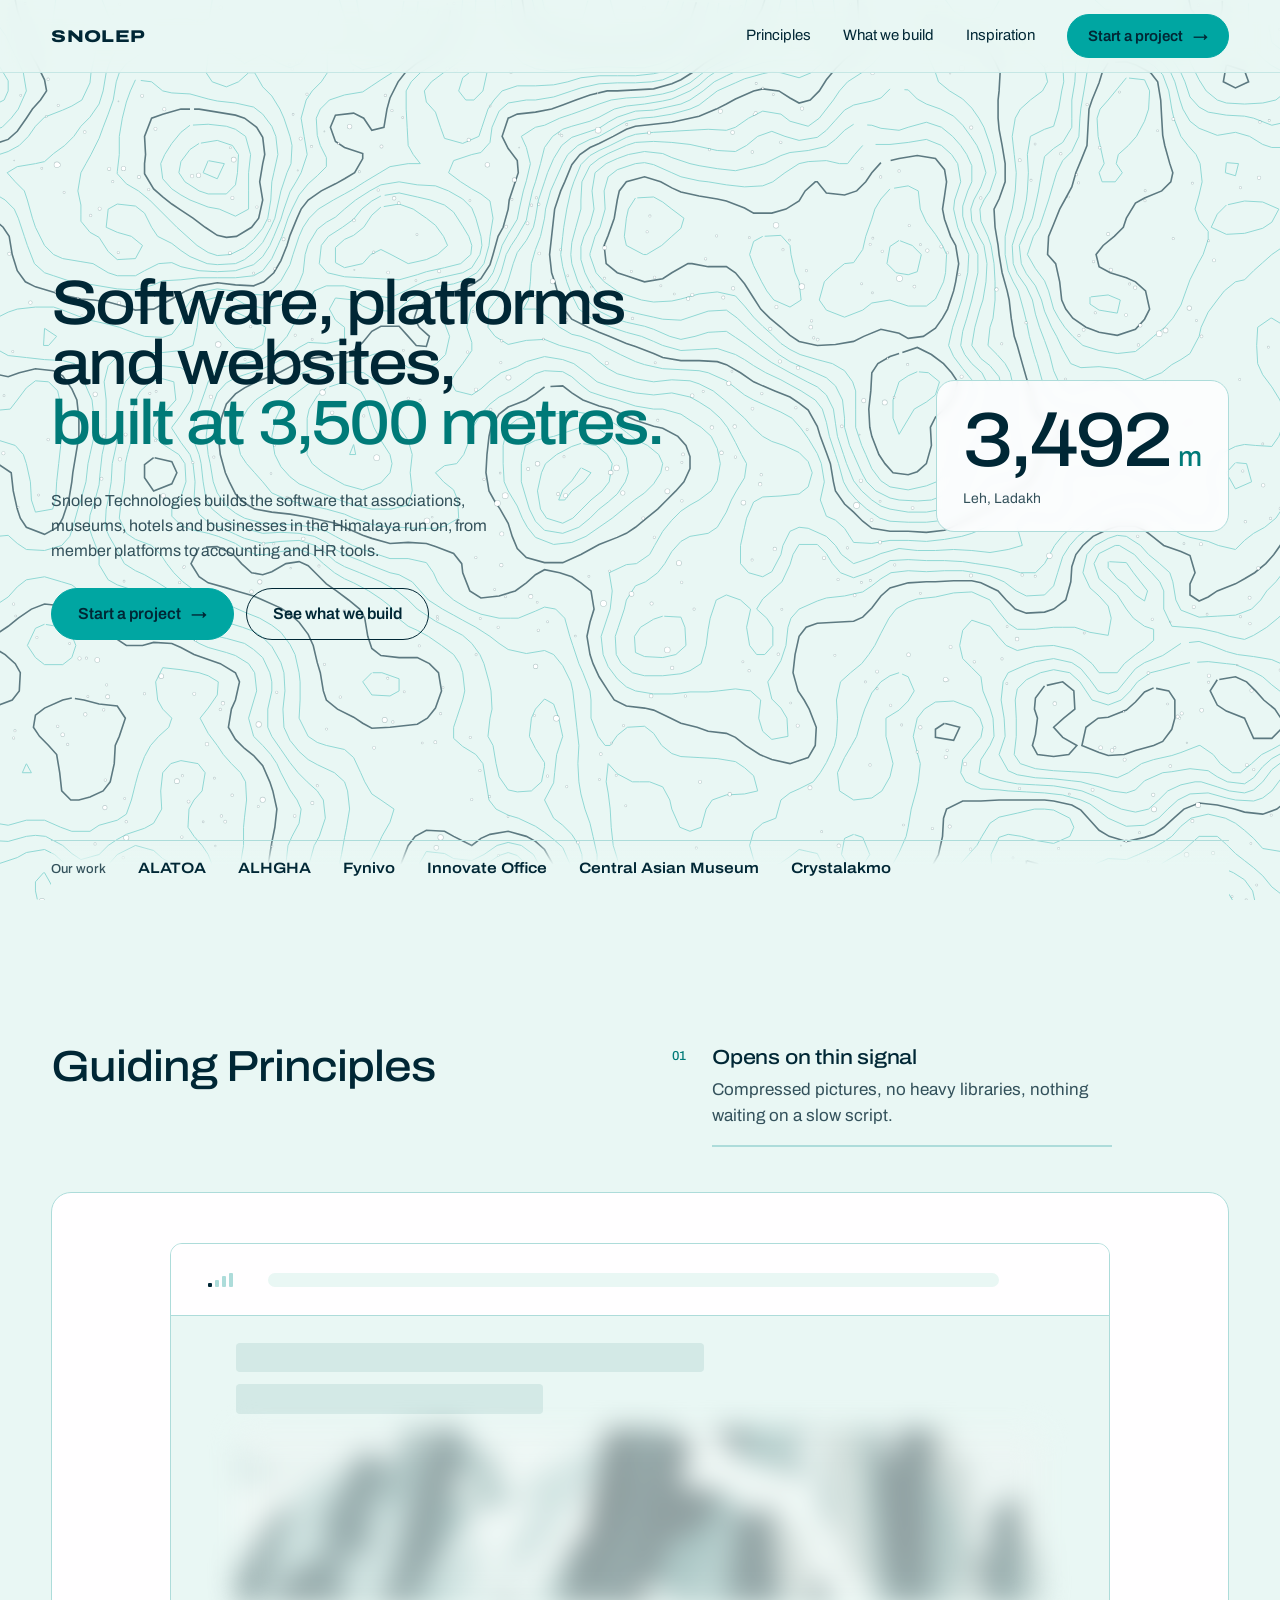
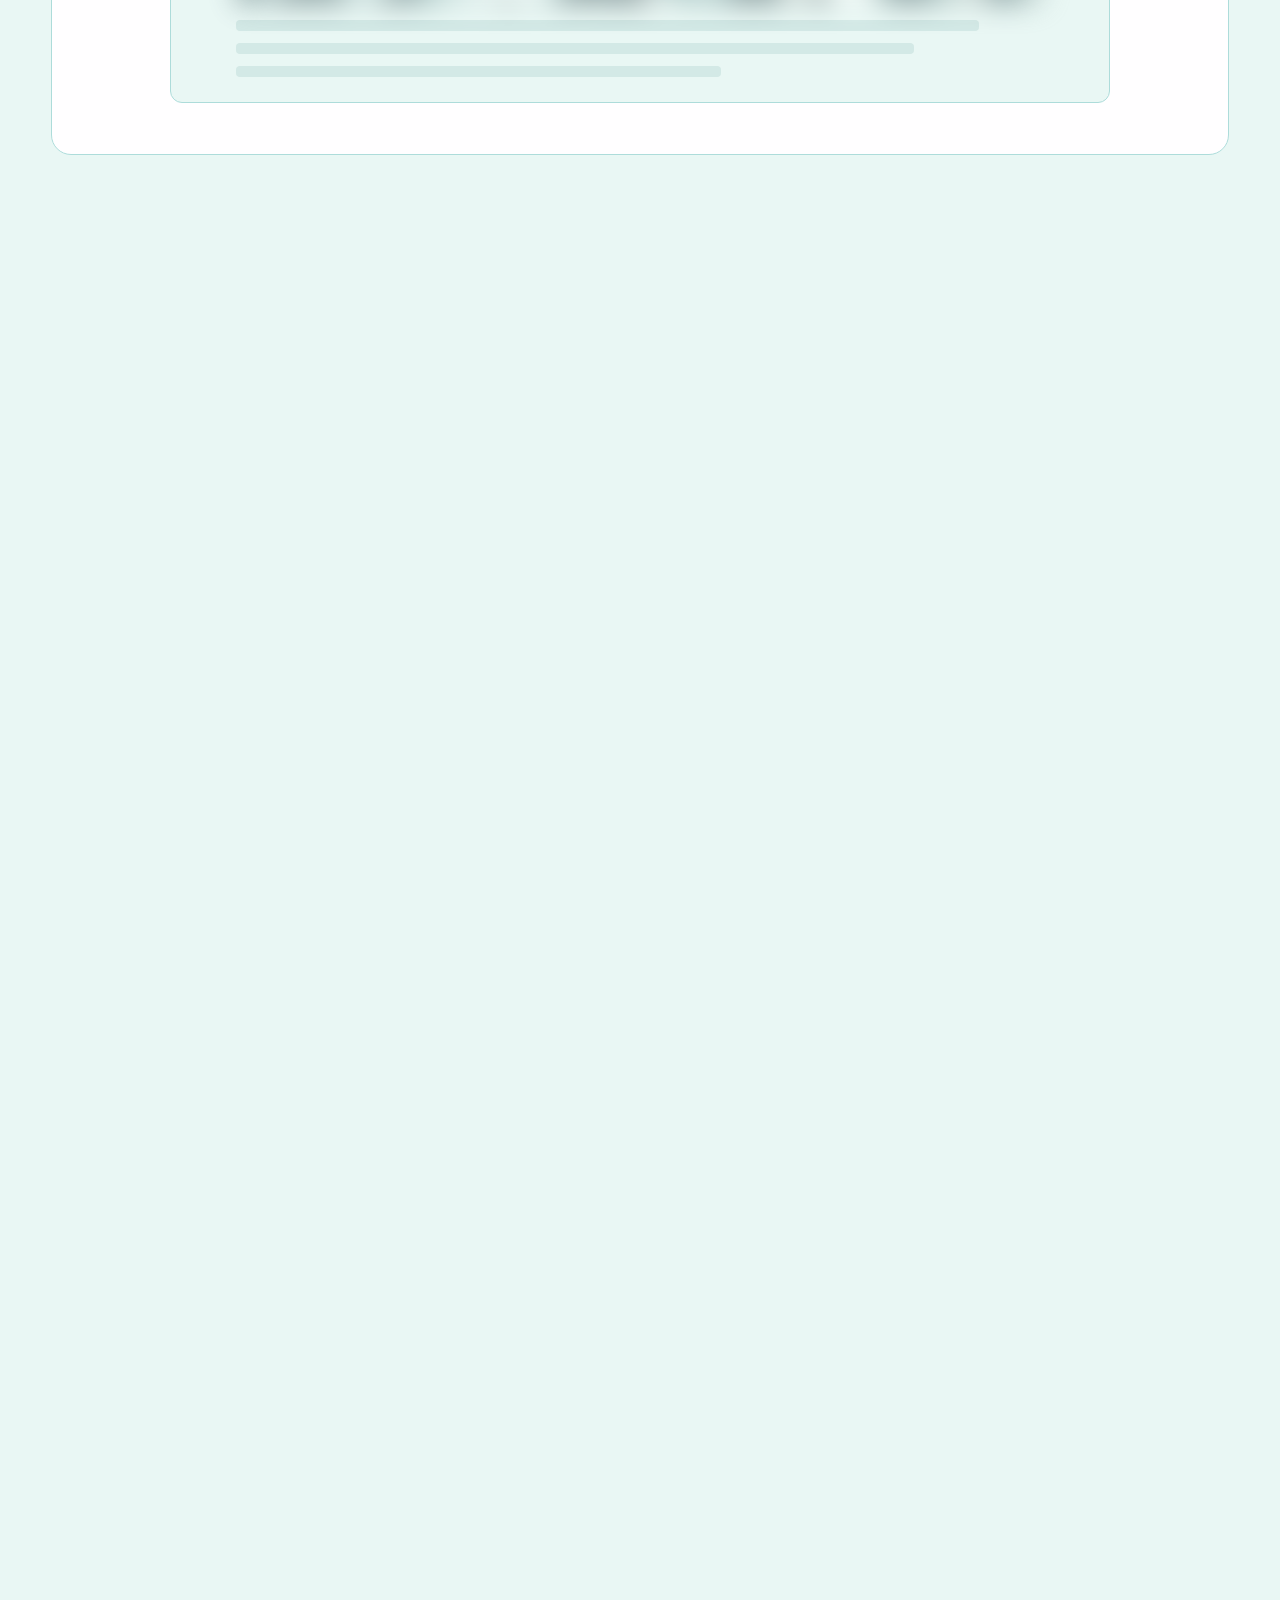
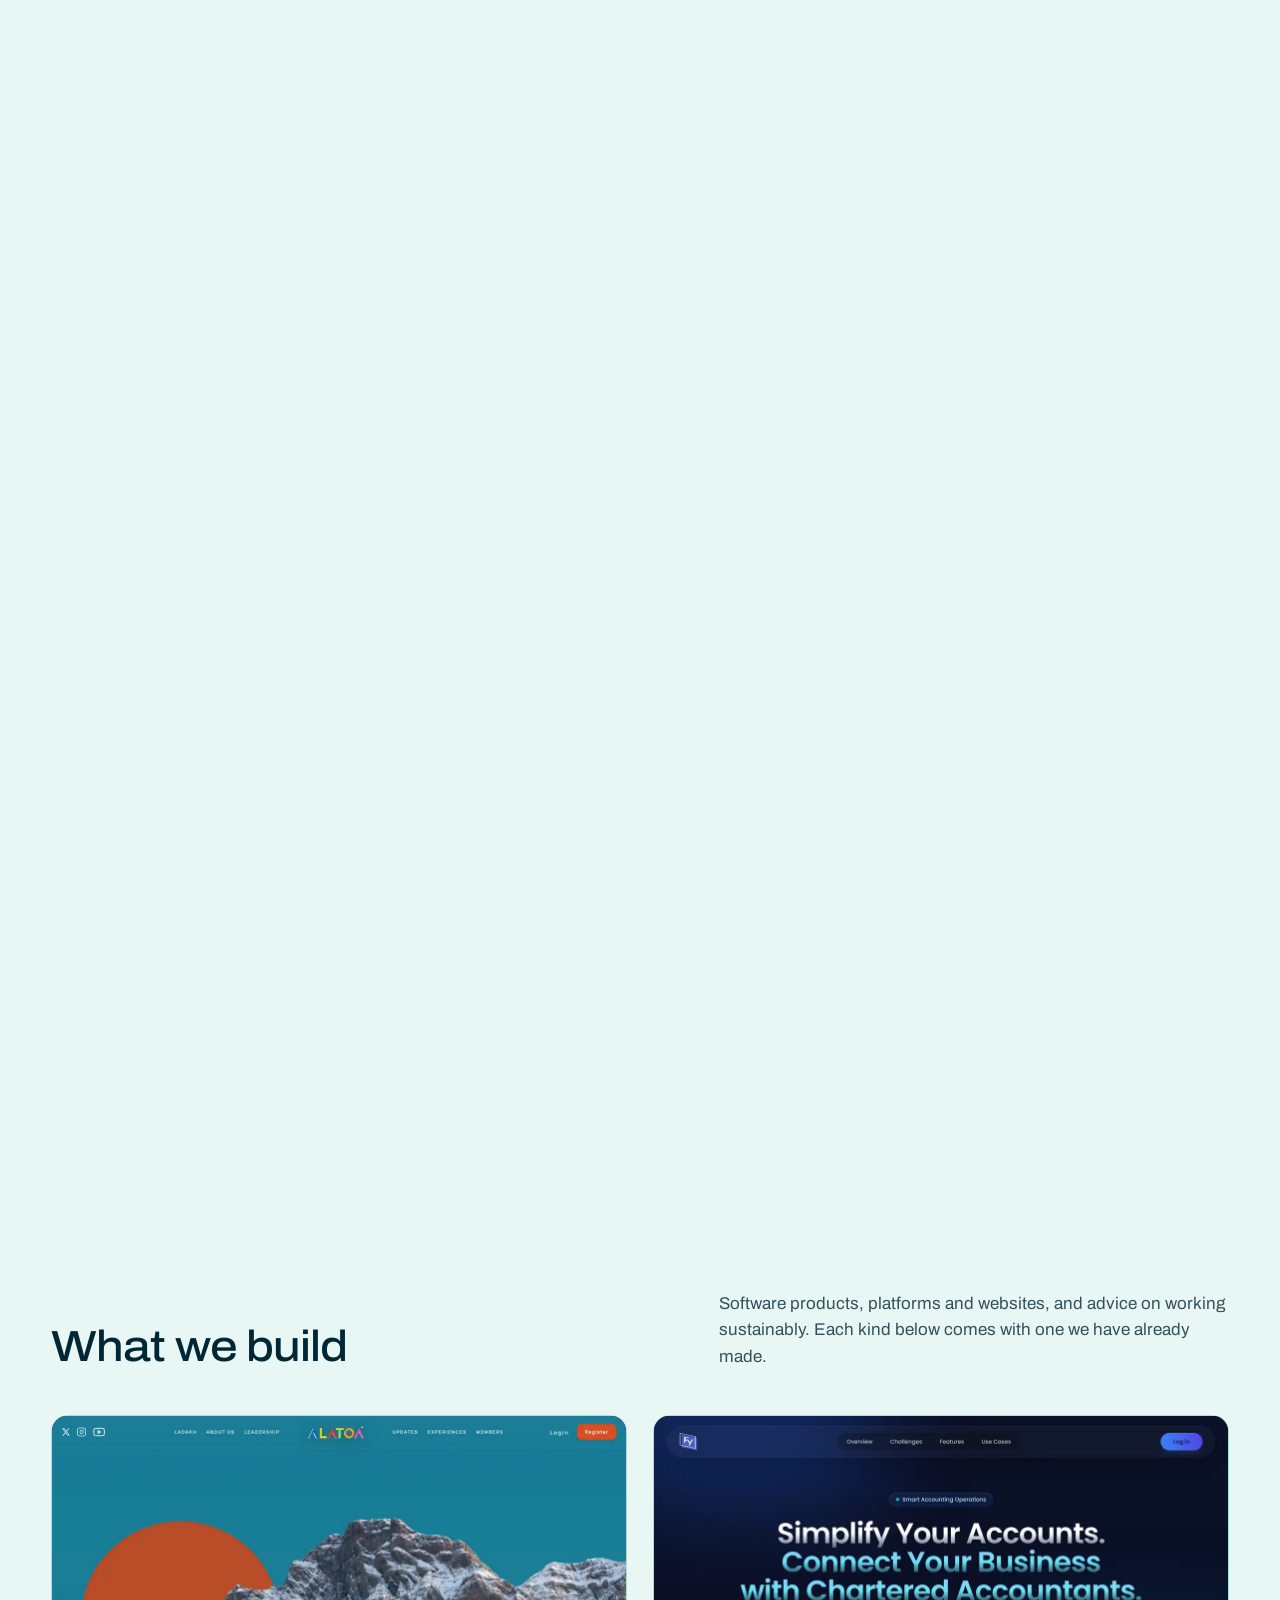
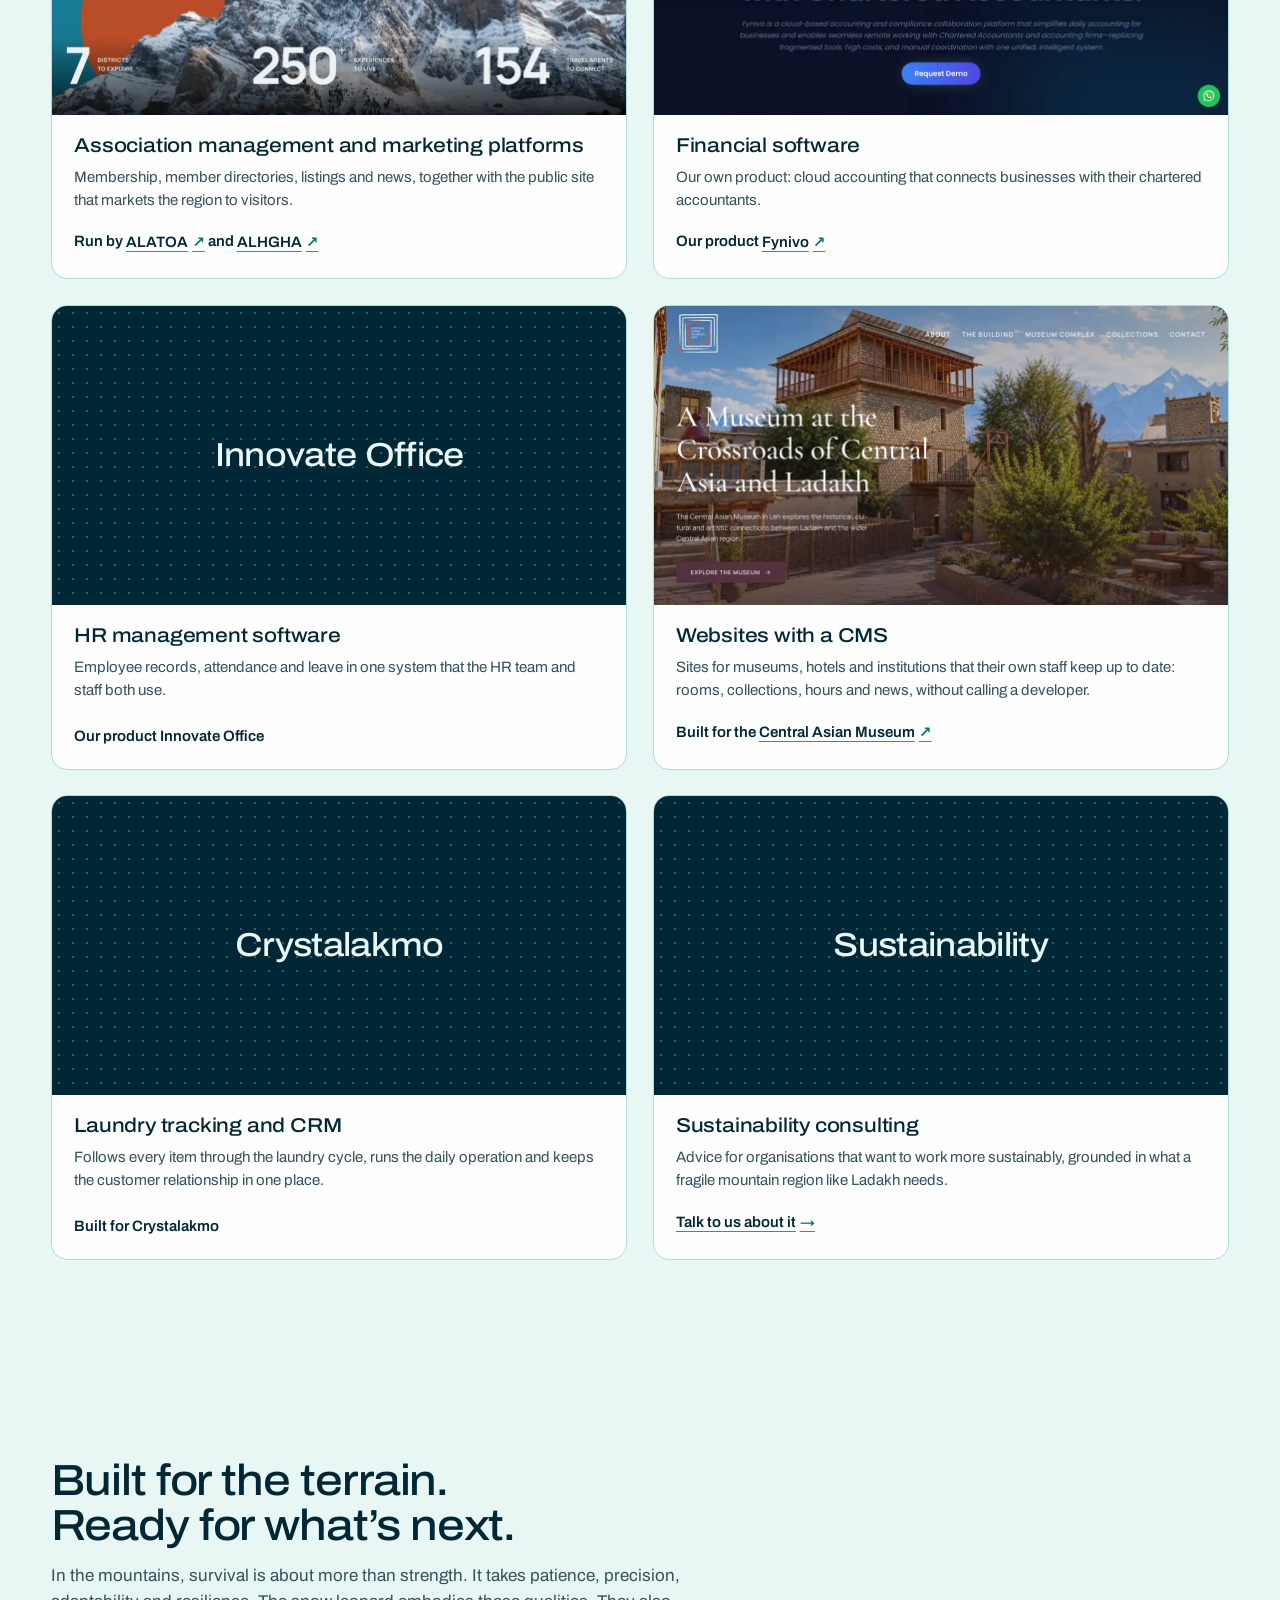
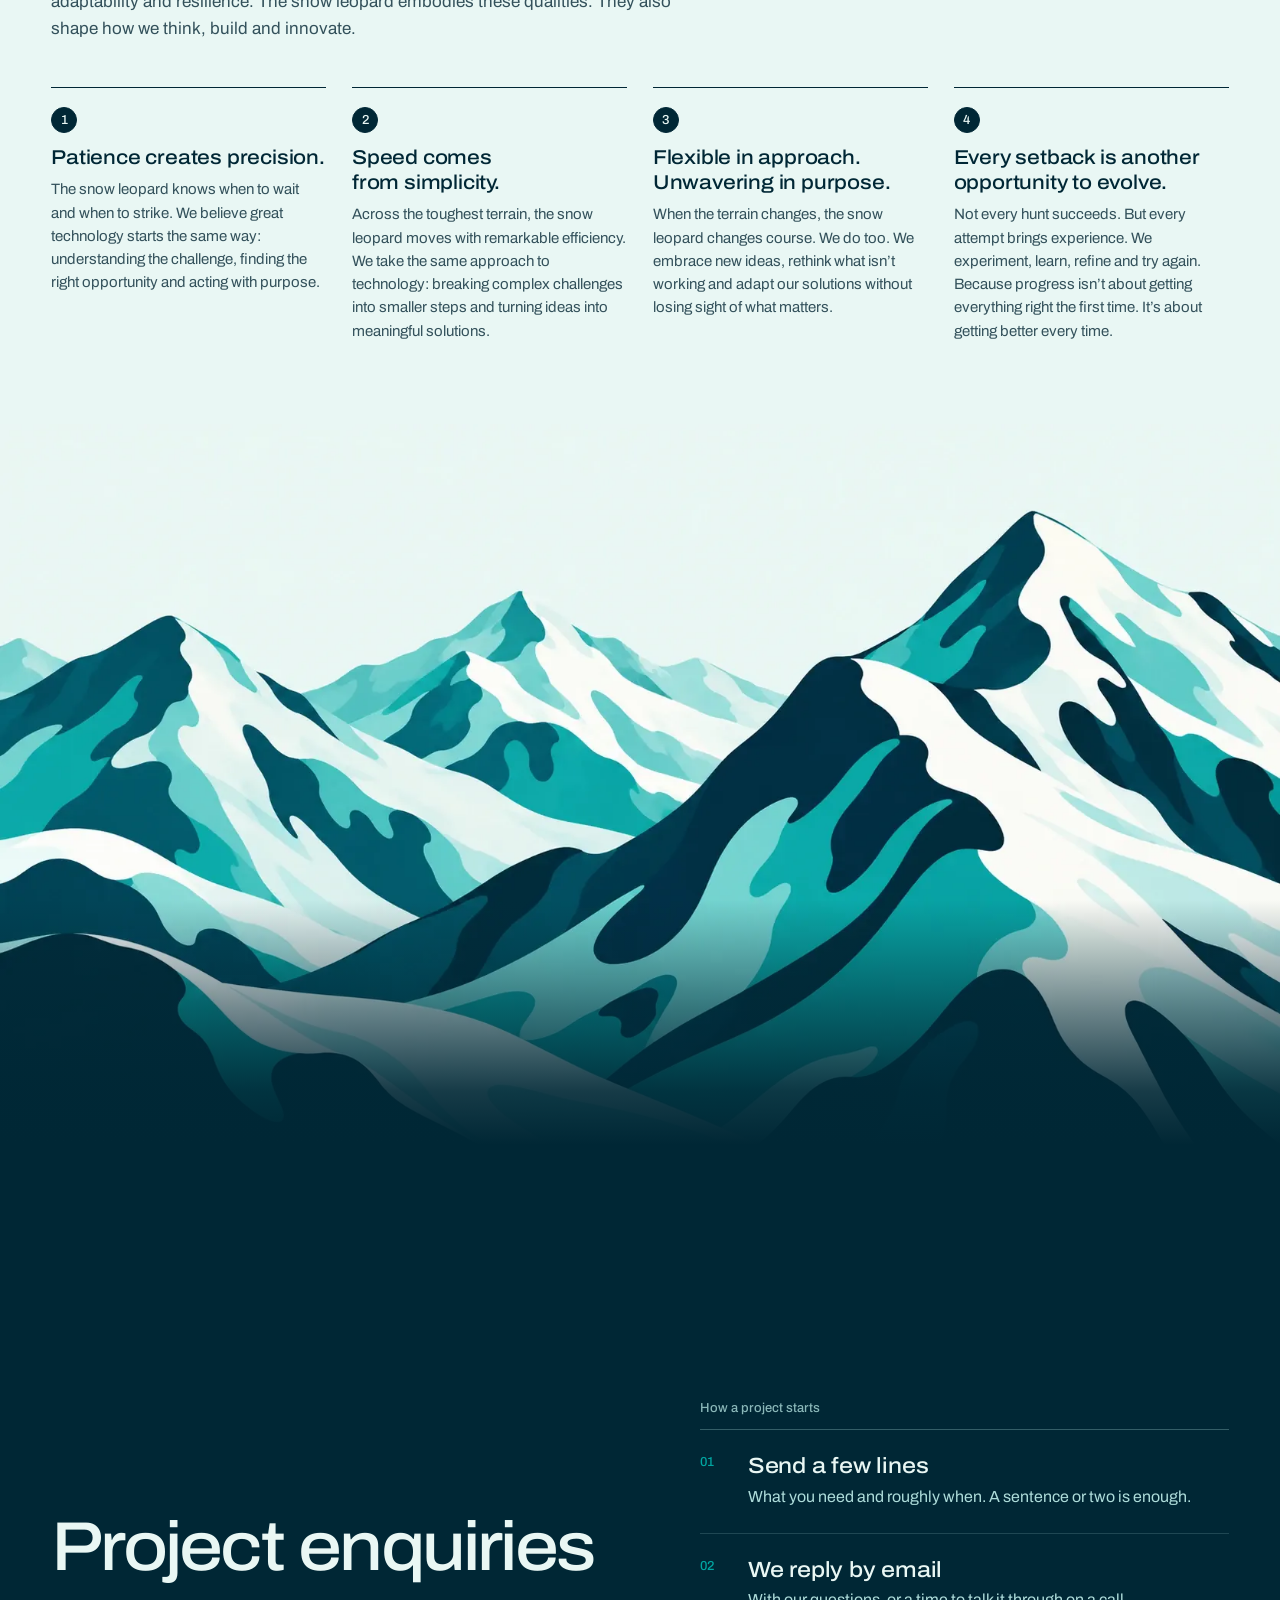
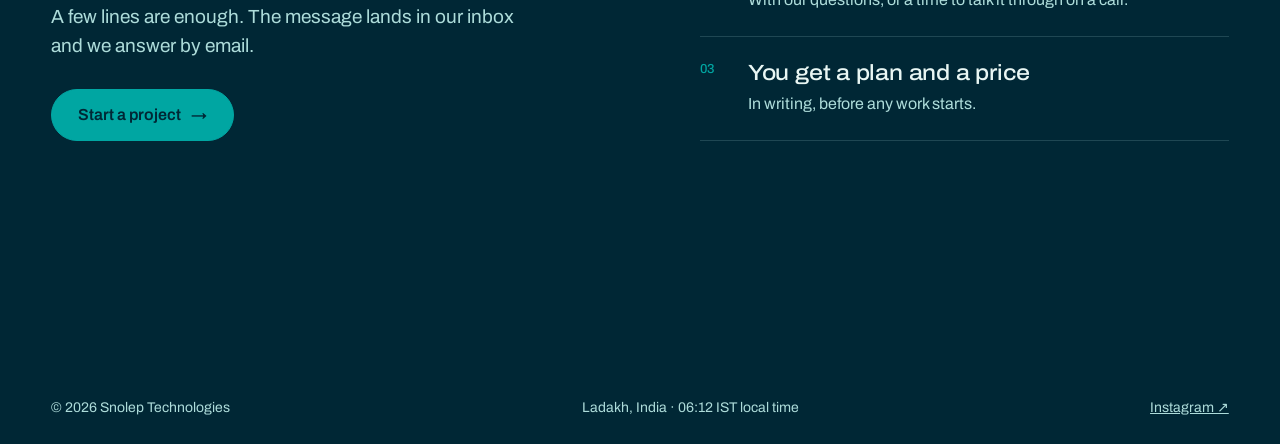
<file: site/landing-4.html>
<!doctype html>
<html lang="en">
<head>
<meta charset="utf-8">
<meta name="viewport" content="width=device-width, initial-scale=1">
<title>Landing 4: Altitude · Snolep Technologies | Websites and web platforms from Ladakh</title>
<meta name="description" content="Snolep Technologies builds software products, association platforms and websites from Ladakh, in the Indian Himalaya, and offers sustainability consulting.">
<meta property="og:title" content="Snolep Technologies">
<meta property="og:description" content="Websites, member platforms and web applications, built in Ladakh.">
<meta property="og:type" content="website">
<meta name="theme-color" content="#e9f7f4">
<link rel="icon" href="./img/icon.png">
<link rel="preconnect" href="https://fonts.googleapis.com">
<link rel="preconnect" href="https://fonts.gstatic.com" crossorigin>
<link href="https://fonts.googleapis.com/css2?family=Archivo:wdth,wght@100..125,400..800&display=swap" rel="stylesheet">
<link rel="preload" as="image" href="./img/snolep-leopard.webp">

<style>
  /* Snolep palette: navy type, mint page (the sky of the mountain drawing), teal for the one action. */
  :root {
    --navy: #002735;
    --teal: #00a6a2;
    --teal-ink: #007a78;      /* teal dark enough for small text on the mint */
    --aqua: #addcda;
    --mint: #e9f7f4;
    --white: #fffeff;
    --muted: #33515b;
    --display: "Archivo", "Arial Narrow", system-ui, sans-serif;
    --body: "Archivo", system-ui, -apple-system, "Segoe UI", Roboto, sans-serif;
    --mono: ui-monospace, "SF Mono", Menlo, Consolas, monospace;
    --rail: 248px;
    --pad: clamp(20px, 4vw, 56px);
    --ease: cubic-bezier(.2, .8, .2, 1);
  }
  *, *::before, *::after { box-sizing: border-box; margin: 0; padding: 0; }
  html { overflow-x: clip; scroll-padding-top: 20px; }
  body { background: var(--mint); color: var(--navy); font: 400 17px/1.55 var(--body); -webkit-font-smoothing: antialiased; }
  a { color: inherit; }
  img { display: block; max-width: 100%; }
  :focus-visible { outline: 2px solid var(--teal); outline-offset: 3px; border-radius: 4px; }
  .skip { position: fixed; left: 12px; top: -60px; z-index: 50; padding: 10px 16px; border-radius: 8px; background: var(--navy); color: var(--mint); }
  .skip:focus { top: 12px; }

  /* the one canvas that draws every dot; text and cards sit above it, section grounds below */
  .dots { position: fixed; inset: 0; width: 100vw; height: 100vh; z-index: 2; pointer-events: none; }
  .wrap { position: relative; z-index: 3; width: min(1240px, 100% - 2 * var(--pad)); margin-inline: auto; }
  .label { font: 500 13px/1.3 var(--body); color: var(--muted); }
  h1, h2, h3 { font-family: var(--display); font-stretch: 112%; letter-spacing: -.02em; text-wrap: balance; }
  h2 { font-size: clamp(32px, 3.4vw, 48px); line-height: 1.05; font-weight: 500; letter-spacing: -.025em; }
  h3 { font-weight: 500; letter-spacing: -.01em; }

  .btn { display: inline-flex; align-items: center; justify-content: center; gap: 10px; min-height: 52px; padding: 0 26px; border: 1.5px solid var(--navy); border-radius: 999px;
         font: 600 16px/1 var(--body); text-decoration: none; cursor: pointer; transition: transform .25s var(--ease), background .2s ease, color .2s ease, border-color .2s ease; }
  .btn.primary { background: var(--teal); border-color: var(--teal); color: var(--navy); }
  .btn.primary:hover { background: var(--navy); border-color: var(--navy); color: var(--mint); }
  .btn.ghost { background: transparent; color: var(--navy); }
  .btn.ghost:hover { background: var(--navy); color: var(--mint); }
  .btn:hover { transform: translateY(-2px); }
  .btn:active { transform: translateY(0) scale(.98); }
  .btn i { font-style: normal; transition: transform .25s var(--ease); }
  .btn:hover i { transform: translateX(3px); }

  /* header (narrow screens; wide screens have the rail) */
  .site-head { position: fixed; top: 0; left: 0; right: 0; z-index: 10; background: rgba(233, 247, 244, .86); backdrop-filter: blur(10px); border-bottom: 1px solid rgba(173, 220, 218, .6); }
  .site-head .wrap { display: flex; align-items: center; justify-content: space-between; height: 64px; }
  .brand { font: 800 17px/1 var(--display); font-stretch: 125%; letter-spacing: .02em; text-decoration: none; }
  .menu-btn { display: inline-flex; align-items: center; gap: 10px; min-height: 44px; padding: 0 18px; border: 1px solid currentColor; border-radius: 999px;
              background: none; color: inherit; font: 500 12px/1 var(--mono); letter-spacing: .12em; text-transform: uppercase; cursor: pointer; }
  .site-head.on-dark { background: rgba(0, 39, 53, .86); border-color: rgba(173, 220, 218, .2); color: var(--mint); }
  .menu-btn b { font: 400 18px/10px var(--body); }

  /* the rail: a panel that stays put on the right on wide screens (the index, with where you are;
     the work; contact; the local time; let's talk). Under 1100px it slides in off the Menu button. */
  :root { --rail: 248px; }
  .rail { position: fixed; top: 0; right: 0; bottom: 0; width: var(--rail); z-index: 30; display: flex; flex-direction: column;
          padding: 26px 24px 20px; overflow-y: auto; overscroll-behavior: contain; background: var(--white); color: var(--navy);
          border-left: 1px solid var(--aqua); }
  .rail-brand { display: block; text-decoration: none; font: 900 21px/1 var(--display); font-stretch: 125%; letter-spacing: .02em; }
  .rail-brand small { display: block; margin-top: 6px; font: 500 9px/1 var(--mono); letter-spacing: .32em; color: var(--muted); }
  .rail-block { border-top: 1px solid var(--aqua); padding: 16px 0 18px; }
  .rail-brand + .rail-block, .rail-close + .rail-block { margin-top: 24px; }
  .rail-label { display: block; margin-bottom: 10px; font: 500 13px/1.2 var(--body); color: var(--muted); }
  .rail-index a { display: grid; grid-template-columns: 28px 1fr auto; align-items: baseline; padding: 8px 0; text-decoration: none;
                  font: 500 15px/1.2 var(--body); transition: color .25s ease; }
  .rail-index a span { font: 500 10px/1 var(--mono); color: var(--muted); transition: color .25s ease; }
  .rail-index a::after { content: ''; align-self: center; width: 6px; height: 6px; border-radius: 50%; background: var(--teal); opacity: 0; transform: scale(.3); transition: opacity .25s ease, transform .25s ease; }
  .rail-index a:hover, .rail-index a[aria-current="true"], .rail-index a[aria-current="true"] span { color: var(--teal-ink); }
  .rail-index a[aria-current="true"]::after { opacity: 1; transform: none; }
  .rail-links a { display: flex; justify-content: space-between; align-items: baseline; padding: 5px 0; font-size: 13px; text-decoration: none; transition: color .2s ease; }
  .rail-links a i { font: 500 11px/1 var(--mono); font-style: normal; color: var(--muted); transition: transform .25s ease, color .2s ease; }
  .rail-links a:hover, .rail-links a:hover i { color: var(--teal); }
  .rail-links a:hover i { transform: translate(2px, -2px); }
  .rail-mail { display: flex; align-items: center; gap: 8px; font-size: 14px; }
  .rail-mail a { text-decoration: none; }
  .rail-mail a:hover { color: var(--teal); }
  .copy { padding: 3px 6px; border: 1px solid var(--aqua); border-radius: 4px; background: none; color: var(--muted); font: 500 10px/1 var(--mono); cursor: pointer; }
  .copy:hover { color: var(--navy); border-color: var(--navy); }
  .rail-time { display: flex; justify-content: space-between; margin-top: 22px; font-size: 13px; color: var(--muted); }
  .rail-time time { font: 500 12px/1.4 var(--mono); color: var(--navy); }
  .rail-foot { margin-top: auto; padding-top: 24px; display: grid; justify-items: center; gap: 12px; }
  .rail-cta { width: 100%; display: flex; align-items: center; justify-content: space-between; padding: 6px 6px 6px 22px; border-radius: 999px;
              background: var(--teal); color: var(--navy); text-decoration: none; font: 600 15px/1 var(--body); transition: background .25s ease, color .25s ease; }
  .rail-cta i { width: 40px; height: 40px; display: grid; place-items: center; border-radius: 50%; background: var(--white); color: var(--navy);
                font: 600 16px/1 var(--body); font-style: normal; transition: transform .35s ease; }
  .rail-cta:hover { background: var(--navy); color: var(--mint); }
  .rail-cta:hover i { transform: translateX(3px); }
  .rail-top { padding: 4px; border: 0; background: none; color: var(--muted); font: 400 12px/1 var(--body); cursor: pointer; }
  .rail-top:hover { color: var(--navy); }
  .rail-close { display: none; }
  .rail-scrim { display: none; }
  @media (prefers-reduced-motion: no-preference) { html { scroll-behavior: smooth; } }
  .rail-links span.off { display: flex; justify-content: space-between; padding: 5px 0; font-size: 13px; }
  .rail-brand { font-weight: 800; }
  .rail-cta { min-height: 52px; }
  /* wide screens: one bar across the top (the name, the sections, the main action); the side panel
     is only the phone and tablet menu */
  .site-nav, .head-cta { display: none; }
  @media (min-width: 1100px) {
    html { scroll-padding-top: 64px; }
    .rail, .rail-scrim, .menu-btn { display: none; }
    .site-head .wrap { height: 72px; }
    .site-nav { display: flex; gap: 32px; margin-left: auto; margin-right: 32px; }
    .site-nav a { font-size: 15px; text-decoration: none; background: linear-gradient(currentColor, currentColor) 0 100% / 0 1px no-repeat;
                  padding: 6px 0; transition: background-size .3s var(--ease); }
    .site-nav a:hover { background-size: 100% 1px; }
    .head-cta { display: inline-flex; min-height: 44px; padding: 0 20px; font-size: 15px; }
  }
  @media (max-width: 1099px) {
    .rail { width: min(320px, 86vw); transform: translateX(100%); visibility: hidden; transition: transform .45s var(--ease), visibility 0s .45s; }
    .rail.open { transform: none; visibility: visible; box-shadow: -24px 0 60px rgba(0, 39, 53, .18); transition: transform .45s var(--ease); }
    .rail-close { display: grid; place-items: center; position: absolute; top: 14px; right: 14px; width: 44px; height: 44px; border: 1px solid var(--aqua);
                  border-radius: 50%; background: none; color: var(--navy); font: 400 20px/1 var(--body); cursor: pointer; }
    .rail-scrim { display: block; position: fixed; inset: 0; z-index: 29; background: rgba(0, 39, 53, .35); opacity: 0; pointer-events: none; transition: opacity .3s ease; }
    .rail-scrim.open { opacity: 1; pointer-events: auto; }
    .rail-index a, .rail-links a { padding-block: 12px; }
  }

  /* hero: what we do on the left, the logo on the right; its snow leopard is drawn by the dots */
  /* landing (shared) */
  .lp { position: relative; padding: 0; overflow: clip; }
  .lp-title { font-size: clamp(40px, 6.3vw, 104px); line-height: .96; font-weight: 500; letter-spacing: -.045em; }
  .lp-title em { font-style: normal; color: var(--teal-ink); }
  .lp-title .ln { display: block; overflow: hidden; padding-bottom: .08em; margin-bottom: -.08em; }
  .lp-title .ln > span { display: inline-block; }
  .lp .lede { max-width: 28em; font-size: clamp(16px, 1.2vw, 18px); color: var(--muted); }
  .lp .actions { display: flex; flex-wrap: wrap; gap: 12px; margin-top: 24px; }
  .built-for { display: flex; flex-wrap: wrap; align-items: baseline; gap: 8px 32px; }
  .built-for ul { display: contents; list-style: none; }
  .built-for li { font: 600 15px/1.2 var(--display); font-stretch: 112%; }
  @keyframes lineUp { to { transform: none; } }
  @keyframes rise { to { opacity: 1; transform: none; } }
  @media (prefers-reduced-motion: no-preference) {
    .lp-title .ln > span { transform: translateY(105%); animation: lineUp 1s var(--ease) forwards; }
    .lp-title .ln:nth-child(2) > span { animation-delay: .09s; } .lp-title .ln:nth-child(3) > span { animation-delay: .18s; } .lp-title .ln:nth-child(4) > span { animation-delay: .27s; }
    .lp .later { opacity: 0; transform: translateY(14px); animation: rise .9s var(--ease) .5s forwards; }
  }
  /* 4 altitude: a contour map draws itself under the page while the altitude counts up to Leh's */
  .lp4 { height: 100vh; height: 100svh; min-height: 640px; display: flex; flex-direction: column; }
  .lp4-map { position: absolute; inset: 0; color: var(--teal); }
  .lp4-map svg { width: 100%; height: 100%; }
  .lp4-map path { fill: none; stroke: currentColor; stroke-width: 1; opacity: .38; vector-effect: non-scaling-stroke; stroke-dasharray: 1; stroke-dashoffset: 0; }
  .lp4-map path.cb { stroke-width: 1.6; opacity: .6; color: var(--navy); stroke: var(--navy); }
  .lp4-grid { position: relative; z-index: 2; flex: 1; display: grid; grid-template-columns: minmax(0, 1.4fr) minmax(0, .6fr); align-items: center; gap: 32px clamp(28px, 5vw, 80px); padding-top: 72px; }
  .lp4-copy { padding: 28px 0; }
  .lp4-copy .lp-title { font-size: clamp(38px, 4.9vw, 80px); }
  .lp4-copy .later { margin-top: 36px; }
  .lp4-alt { justify-self: end; display: grid; grid-template-columns: auto auto; align-items: baseline; column-gap: 8px; padding: 22px 26px; border-radius: 18px; background: rgba(255, 254, 255, .82); border: 1px solid var(--aqua); backdrop-filter: blur(4px); }
  .lp4-num { font: 500 clamp(56px, 6vw, 96px)/1 var(--display); font-stretch: 112%; letter-spacing: -.04em; font-variant-numeric: tabular-nums; }
  .lp4-unit { font: 500 28px/1 var(--display); color: var(--teal-ink); }
  .lp4-where { grid-column: 1 / -1; margin-top: 8px; font-size: 14px; color: var(--muted); }
  .lp4-work { position: relative; z-index: 2; padding: 18px 0 22px; border-top: 1px solid var(--aqua); background: linear-gradient(rgba(233, 247, 244, 0), var(--mint) 40%); }
  @media (prefers-reduced-motion: no-preference) {
    .lp4-map path { stroke-dashoffset: 1; animation: draw 2.6s var(--ease) forwards; animation-delay: calc(var(--i, 0) * 12ms); }
    @keyframes draw { to { stroke-dashoffset: 0; } }
  }
  @media (max-width: 900px) {
    .lp4 { height: auto; min-height: 100svh; }
    .lp4-grid { grid-template-columns: 1fr; padding-top: 104px; }
    .lp4-alt { justify-self: start; }
  }

  section { padding: clamp(72px, 11vh, 128px) 0; }
  .head { display: flex; flex-wrap: wrap; align-items: end; justify-content: space-between; gap: 16px 48px; margin-bottom: clamp(28px, 5vh, 52px); }
  .head p { max-width: 30em; color: var(--muted); }

  /* what we build: each kind of work with the one we made; the screenshots are whole pages that
     scroll through their frame on hover */
  .work-grid { display: grid; grid-template-columns: repeat(2, minmax(0, 1fr)); gap: clamp(16px, 2vw, 28px); }
  .card { display: flex; flex-direction: column; background: var(--white); border: 1px solid var(--aqua); border-radius: 16px; overflow: hidden;
          transition: box-shadow .35s var(--ease), border-color .2s ease; }
  .card:hover { box-shadow: 0 18px 40px -18px rgba(0, 39, 53, .35); border-color: var(--navy); }
  .card .shot { position: relative; aspect-ratio: 1152 / 600; overflow: hidden; background: var(--navy); }
  .card .shot img { position: absolute; left: 0; top: 0; width: 100%; height: auto; transition: top .7s var(--ease), transform .7s var(--ease); }
  @media (hover: hover) and (prefers-reduced-motion: no-preference) {
    .card:hover .shot img, .card:focus-within .shot img { top: 100%; transform: translateY(-100%); transition-duration: 7s; transition-timing-function: cubic-bezier(.4, 0, .6, 1); }
  }
  .card .meta { flex: 1; display: flex; flex-direction: column; gap: 8px; padding: 18px 22px 20px; }
  .card h3 { font-size: 20px; line-height: 1.25; }
  .card .meta p { font-size: 15px; color: var(--muted); }
  .card .meta p.eg { margin-top: auto; padding-top: 6px; color: var(--navy); font-weight: 600; }
  .card .eg a { display: inline-flex; align-items: center; gap: 4px; min-height: 32px; text-decoration-color: var(--teal); text-underline-offset: 4px; }
  .card .eg a i { font-style: normal; color: var(--teal-ink); transition: transform .25s var(--ease); }
  .card .eg a:hover { color: var(--teal-ink); }
  .card .eg a:hover i { transform: translate(2px, -2px); }
  .card .plate { display: grid; place-items: center; text-align: center; padding: 8%; color: var(--mint);
                 background: radial-gradient(circle, rgba(173, 220, 218, .28) 1.2px, transparent 1.6px) 0 0 / 14px 14px, var(--navy); }
  .card .plate b { font: 500 clamp(22px, 2.6vw, 36px)/1.05 var(--display); font-stretch: 112%; letter-spacing: -.02em; }
  .card.wide { grid-column: 1 / -1; display: grid; grid-template-columns: minmax(0, 1fr) minmax(0, 1fr); }
  .card.wide .shot { aspect-ratio: auto; min-height: 260px; }
  .card.wide .meta { justify-content: center; padding: clamp(22px, 3vw, 40px); }
  .card.wide .meta p.eg { margin-top: 8px; }

  /* values and standards. Static (phones, tablets, short screens, reduced motion, no script): a peak
     beside four rows. Live (desktop): the section is tall, its stage stays on screen, and the four
     standards play one after another, each animation scrubbed by the scroll. */
  .values > .wrap { display: grid; grid-template-columns: minmax(0, .8fr) minmax(0, 1.2fr); gap: clamp(28px, 5vw, 88px); align-items: center; }
  .values-pic { width: 100%; height: auto; border-radius: 16px; }
  .values .sub { margin-top: 14px; max-width: 30em; color: var(--muted); }
  .std { list-style: none; margin-top: clamp(24px, 4vh, 40px); border-top: 1px solid var(--navy); }
  .std li { display: grid; grid-template-columns: minmax(0, .9fr) minmax(0, 1.1fr); gap: 6px 28px; align-items: baseline; padding: 20px 0 22px; border-bottom: 1px solid var(--aqua); }
  .std h3 { font-size: clamp(19px, 1.6vw, 22px); line-height: 1.25; }
  .std p { color: var(--muted); }
  .values.is-live { height: calc(100vh + 4 * 72vh); height: calc(100svh + 4 * 72svh); padding: 0; }
  .values.is-live > .wrap { display: none; }
  .values.is-live .v-stage { display: block; position: sticky; top: 0; height: 100vh; height: 100svh; overflow: clip; }
  .v-grid { height: 100%; display: grid; grid-template-columns: minmax(0, 1fr) minmax(0, 1fr); grid-template-rows: auto 1fr;
            column-gap: clamp(28px, 5vw, 80px); row-gap: clamp(28px, 5vh, 52px); padding-top: calc(72px + clamp(36px, 8vh, 88px)); }
  .v-title { align-self: start; }
  /* only the current principle shows; the next one takes its place as the scroll moves on */
  .v-steps { list-style: none; display: grid; align-self: start; max-width: 440px; }
  .v-step { grid-area: 1 / 1; display: grid; grid-template-columns: 40px 1fr; column-gap: 0; opacity: 0; transform: translateY(10px);
            transition: opacity .35s ease, transform .5s var(--ease); pointer-events: none; }
  .v-step.is-on { opacity: 1; transform: none; pointer-events: auto; }
  .v-n { grid-row: span 3; font: 500 13px/1.9 var(--body); color: var(--teal-ink); }
  .v-step h3 { font-size: clamp(19px, 1.6vw, 22px); line-height: 1.3; }
  .v-step p { margin-top: 6px; color: var(--muted); }
  .v-bar { grid-column: 2; height: 2px; margin-top: 16px; background: var(--aqua); }
  .v-bar i { display: block; height: 100%; background: var(--navy); transform: scaleX(var(--q, 0)); transform-origin: left; }
  .v-frame { grid-column: 1 / -1; align-self: stretch; margin-bottom: clamp(24px, 5vh, 48px); position: relative; border: 1px solid var(--aqua); border-radius: 20px;
             background: var(--white); overflow: hidden; container-type: size; }
  .v-scene { position: absolute; inset: 0; opacity: 0; transition: opacity .45s ease; }
  .v-scene.is-on { opacity: 1; }
  /* 1 thin signal: a window on one bar of signal; text resolves and the picture sharpens as it loads */
  .s1-win { position: absolute; inset: 9% 10%; border: 1px solid var(--aqua); border-radius: 12px; background: var(--mint); overflow: hidden; display: flex; flex-direction: column; }
  .s1-top { display: flex; align-items: center; gap: 4%; padding: 3% 4%; background: var(--white); border-bottom: 1px solid var(--aqua); }
  .s1-sig { display: inline-flex; align-items: flex-end; gap: 3px; height: 14px; }
  .s1-sig i { width: 4px; border-radius: 1px; background: var(--aqua); }
  .s1-sig i:nth-child(1) { height: 25%; } .s1-sig i:nth-child(2) { height: 50%; } .s1-sig i:nth-child(3) { height: 75%; } .s1-sig i:nth-child(4) { height: 100%; }
  .s1-sig i.on { background: var(--navy); }
  .s1-url { flex: 1; height: 14px; border-radius: 7px; background: var(--mint); }
  .s1-ok { font: 500 13px/1 var(--body); color: var(--teal-ink); opacity: var(--ok, 0); }
  .s1-load { height: 2px; background: transparent; }
  .s1-load i { display: block; height: 100%; background: var(--teal); transform: scaleX(var(--load, 0)); transform-origin: left; }
  .s1-body { flex: 1; min-height: 0; display: flex; flex-direction: column; gap: 2.2cqh; padding: 4.5cqh 7%; }
  .s1-b, .s1-t { display: block; border-radius: 4px; background: color-mix(in srgb, var(--navy) calc(var(--r, 0) * 100%), #d3e9e6); }
  .s1-b { flex: none; height: 5.2cqh; }
  .s1-t { flex: none; height: 1.9cqh; background: color-mix(in srgb, var(--muted) calc(var(--r, 0) * 100%), #d3e9e6); }
  .s1-pic { display: block; flex: 1; min-height: 0; margin: .6cqh 0; border-radius: 8px; background: #cfe6e3 url(./img/peak.webp) 50% 30% / cover; filter: blur(calc((1 - var(--r, 0)) * 14px)) saturate(calc(.3 + var(--r, 0) * .7)); opacity: calc(.45 + var(--r, 0) * .55); }
  /* 2 phone first: one layout, widened from phone to desktop, its blocks reflowing */
  .s2-dev { position: absolute; left: 50%; top: 46%; transform: translate(-50%, -50%); border: 2px solid var(--navy); background: var(--mint); overflow: hidden; }
  .s2-dev b { position: absolute; border-radius: 4px; }
  .s2-dev b[data-b="nav"] { background: var(--white); border: 1px solid var(--aqua); }
  .s2-dev b[data-b="h1"], .s2-dev b[data-b="h2"] { background: var(--navy); }
  .s2-dev b[data-b="btn"] { background: var(--teal); border-radius: 99px; }
  .s2-dev b[data-b="img"] { background: #cfe6e3 url(./img/peak.webp) 50% 30% / cover; border-radius: 6px; }
  .s2-dev b[data-b^="c"] { background: var(--white); border: 1px solid var(--aqua); }
  .s2-w { position: absolute; left: 50%; bottom: 5%; transform: translateX(-50%); font: 500 13px/1 var(--body); color: var(--muted); }
  /* 3 secure and always up: the lock, the checks ticked one by one, thirty days of uptime filling in */
  .s3 { position: absolute; top: 10%; bottom: 10%; left: 50%; width: min(640px, 84%); transform: translateX(-50%); display: flex; flex-direction: column; justify-content: center; gap: clamp(20px, 6cqh, 44px); }
  .s3-url { display: flex; align-items: center; gap: 10px; padding: 12px 16px; border: 1px solid var(--aqua); border-radius: 99px; background: var(--mint); font: 500 15px/1 var(--mono); }
  .s3-url svg { width: 18px; height: 18px; fill: none; stroke: var(--teal-ink); stroke-width: 1.6; opacity: var(--a, 0); transform: scale(calc(.6 + var(--a, 0) * .4)); }
  .s3-url span { color: var(--teal-ink); opacity: var(--a, 0); }
  .s3-url i { flex: 1; height: 10px; border-radius: 5px; background: #d3e9e6; }
  .s3-checks { list-style: none; display: grid; grid-template-columns: 1fr 1fr; gap: 10px 24px; }
  .s3-checks li { display: flex; align-items: center; gap: 10px; font-size: clamp(14px, 3cqw, 17px); opacity: calc(.35 + var(--a, 0) * .65); }
  .s3-checks li::before { content: '✓'; display: inline-grid; place-items: center; width: 24px; height: 24px; border-radius: 50%; font-size: 13px;
                          background: color-mix(in srgb, var(--teal) calc(var(--a, 0) * 100%), #e3f1ef); color: color-mix(in srgb, var(--navy) calc(var(--a, 0) * 100%), transparent); }
  .s3-up p { display: flex; justify-content: space-between; margin-bottom: 10px; font-size: 14px; color: var(--muted); }
  .s3-up b { font-weight: 500; color: var(--teal-ink); opacity: var(--ok, 0); }
  .s3-days { display: grid; grid-template-columns: repeat(30, 1fr); gap: 4px; height: 40px; }
  .s3-days i { border-radius: 3px; background: color-mix(in srgb, var(--teal) calc(var(--a, 0) * 100%), #e3f1ef); }
  /* 4 looked after: a year on a line from launch, through the winter, with the work done on it */
  .s4 { position: absolute; inset: 9% 7%; }
  .s4-status { position: absolute; top: 0; right: 0; display: flex; align-items: center; gap: 8px; padding: 8px 14px; border: 1px solid var(--aqua); border-radius: 99px; font: 500 14px/1 var(--body); }
  .s4-track { position: absolute; left: 0; right: 0; top: 54%; height: 0; }
  .s4-winter { position: absolute; left: 42%; width: 30%; top: -120px; height: 240px; border-radius: 12px;
               background: radial-gradient(circle, rgba(0, 166, 162, .22) 1.3px, transparent 1.8px) 0 0 / 14px 14px, rgba(173, 220, 218, .28); opacity: var(--w, 0); }
  .s4-winter em { position: absolute; left: 12px; bottom: 10px; font: 500 13px/1 var(--body); font-style: normal; color: var(--teal-ink); }
  .s4-rail, .s4-line { position: absolute; left: 0; right: 0; top: -1px; height: 2px; background: var(--aqua); }
  .s4-line { background: var(--navy); transform: scaleX(var(--line, 0)); transform-origin: left; }
  .s4-pin { position: absolute; left: 0; top: 16px; font: 500 14px/1 var(--body); }
  .s4-pin::before { content: ''; position: absolute; left: 0; top: -23px; width: 12px; height: 12px; margin-left: -6px; border-radius: 50%; background: var(--navy); }
  .s4-ev { position: absolute; left: calc(var(--x) * 100%); top: 14px; transform: translateX(-50%) translateY(calc((1 - var(--a, 0)) * 8px)); opacity: var(--a, 0);
           padding: 6px 10px; border-radius: 8px; background: var(--white); border: 1px solid var(--aqua); font: 500 13px/1 var(--body); white-space: nowrap; }
  .s4-ev.up { top: auto; bottom: 14px; transform: translateX(-50%) translateY(calc((1 - var(--a, 0)) * -8px)); }
  .s4-ev::before { content: ''; position: absolute; left: 50%; top: -20px; width: 8px; height: 8px; margin-left: -4px; border-radius: 50%; background: var(--teal); }
  .s4-ev.up::before { top: auto; bottom: -19px; }

  /* inspiration: the snow leopard's four habits, over the mountain */
  .traits { list-style: none; display: grid; grid-template-columns: repeat(4, minmax(0, 1fr)); gap: clamp(16px, 2vw, 28px); margin-top: clamp(28px, 5vh, 48px); }
  .traits li { padding-top: 18px; border-top: 1px solid var(--navy); }
  .traits .n { display: inline-grid; place-items: center; width: 26px; height: 26px; margin-bottom: 12px; border: 1px solid var(--navy); border-radius: 50%;
               font: 500 13px/1 var(--body); background: var(--navy); color: var(--mint); }
  .traits h3 { font-size: 20px; line-height: 1.25; }
  .traits p { margin-top: 8px; font-size: 15px; color: var(--muted); }

  /* the range */
  .roots { padding-bottom: 0; }
  .roots .text { max-width: 640px; }
  .roots .text p { margin-top: 14px; color: var(--muted); }
  .range { position: relative; z-index: 1; margin-top: clamp(40px, 9vh, 96px); overflow: hidden; }
  .range-in { position: relative; aspect-ratio: 1672 / 941; }
  .range-in > img { width: 100%; height: 100%; }
  .range-fade { position: absolute; left: 0; right: 0; bottom: -1px; height: 34%; background: linear-gradient(rgba(0, 39, 53, 0), rgba(0, 39, 53, .55) 45%, rgba(0, 39, 53, .9) 78%, var(--navy)); }

  /* the close: a short brief, then the name in dots */
  .finale { background: var(--navy); color: var(--mint); padding: clamp(64px, 10vh, 112px) 0 0; min-height: 100vh; display: flex; flex-direction: column; }
  .contact { display: grid; grid-template-columns: minmax(0, .9fr) minmax(0, 1.1fr); gap: clamp(28px, 5vw, 88px); align-items: start; }
  .contact .say p { margin-top: 20px; max-width: 24em; color: var(--aqua); }
  .contact .say a.ig { display: inline-flex; align-items: center; min-height: 44px; margin-top: 14px; font-weight: 600; text-decoration-color: var(--teal); text-underline-offset: 5px; }
  .contact .say a.ig:hover { color: var(--aqua); }
  form.brief { display: grid; gap: 18px; padding: clamp(20px, 2.4vw, 32px); border: 1px solid rgba(173, 220, 218, .28); border-radius: 16px; background: #04303f; }
  .brief legend, .brief label { display: block; margin-bottom: 8px; font: 500 14px/1.3 var(--body); color: var(--aqua); }
  .brief fieldset { border: 0; }
  .chips { display: flex; flex-wrap: wrap; gap: 8px; }
  .chips label { margin: 0; font: 500 15px/1 var(--body); color: var(--mint); cursor: pointer; }
  .chips input { position: absolute; opacity: 0; }
  .chips span { display: inline-flex; align-items: center; min-height: 44px; padding: 0 16px; border: 1px solid rgba(173, 220, 218, .4); border-radius: 999px; transition: background .2s ease, color .2s ease, border-color .2s ease; }
  .chips label:hover span { border-color: var(--mint); }
  .chips input:checked + span { background: var(--mint); border-color: var(--mint); color: var(--navy); }
  .chips input:focus-visible + span { outline: 2px solid var(--teal); outline-offset: 3px; }
  .brief .pair { display: grid; grid-template-columns: 1fr 1fr; gap: 18px; }
  .brief input[type=text], .brief input[type=email], .brief textarea { width: 100%; padding: 13px 14px; border: 1px solid rgba(173, 220, 218, .4); border-radius: 10px; background: transparent; color: var(--mint); font: 400 16px/1.45 var(--body); }
  .brief textarea { min-height: 96px; resize: vertical; }
  .brief ::placeholder { color: rgba(173, 220, 218, .6); }
  .brief .send { display: flex; flex-wrap: wrap; align-items: center; gap: 12px 18px; }
  .brief .btn { background: var(--teal); border-color: var(--teal); color: var(--navy); }
  .brief .btn:disabled { opacity: .6; cursor: default; }
  .brief .btn:hover { background: var(--mint); border-color: var(--mint); }
  .brief .status { flex: 1 1 14em; font-size: 14px; line-height: 1.4; color: var(--aqua); }
  .name { position: relative; z-index: 3; width: min(1240px, 100% - 2 * var(--pad)); margin: auto auto 0; padding-top: clamp(40px, 8vh, 88px); }
  #wordmark { width: 100%; height: 90px; }
  .foot { position: relative; z-index: 3; width: min(1240px, 100% - 2 * var(--pad)); margin: 0 auto; padding: 22px 0 26px; display: flex; flex-wrap: wrap; justify-content: space-between; gap: 6px 24px; font-size: 14px; color: var(--aqua); }
  .foot a { display: inline-flex; align-items: center; min-height: 44px; margin-block: -12px; }

  /* the cursor (fine pointers): a ring that fills with how far down the page you are; over the
     contact section it becomes a "Work with us" bubble that smears behind itself as it moves */
  .cursor, .cursor-ghost { position: fixed; left: 0; top: 0; z-index: 40; pointer-events: none; }
  .cursor { width: 44px; height: 44px; margin: -22px 0 0 -22px; color: var(--navy); display: none;
            transform: translate3d(var(--x, -100px), var(--y, -100px), 0); }
  .cursor.on-dark { color: var(--aqua); }
  .cursor svg { position: absolute; inset: 0; width: 100%; height: 100%; transform: rotate(-90deg); overflow: visible; transition: opacity .25s ease, transform .35s ease; }
  .cursor circle { fill: none; stroke: currentColor; }
  .cursor .track { stroke-width: 1; opacity: .25; }
  .cursor .progress { stroke-width: 1.8; stroke-dasharray: 1 1; stroke-dashoffset: var(--left, 1); stroke: var(--teal); }
  .cursor .disc, .cursor-ghost { width: 96px; height: 96px; border-radius: 50%; background: var(--teal); }
  .cursor .disc { position: absolute; left: 50%; top: 50%; margin: -48px 0 0 -48px; display: grid; place-items: center; color: var(--navy);
                  font: 500 14px/1.1 var(--body); text-align: center;
                  transform: rotate(var(--angle, 0deg)) scale(calc(var(--s, 0) * var(--stretch, 1)), calc(var(--s, 0) / var(--stretch, 1))); }
  .cursor .disc span { transform: rotate(calc(-1 * var(--angle, 0deg))); display: block; }
  .cursor.is-link svg { opacity: 0; transform: rotate(-90deg) scale(.6); }
  .cursor-ghost { margin: -48px 0 0 -48px; opacity: 0; will-change: transform, opacity; }
  @media (pointer: fine) { .cursor { display: block; } }
  @media (pointer: fine) and (min-width: 901px) { .contact.is-target, .contact.is-target a, .contact.is-target button { cursor: none; } }

  /* on a desktop the form opens in a panel from the contact section; on a phone it stays in place */
  .open-brief { display: none; margin-top: 28px; background: var(--teal); border-color: var(--teal); color: var(--navy); }
  .open-brief:hover { background: var(--mint); border-color: var(--mint); }
  .steps { display: none; }
  .contact.form-away { grid-template-columns: minmax(0, 1.05fr) minmax(0, .95fr); align-items: end; }
  .contact.form-away h2 { font-size: clamp(48px, 5.4vw, 84px); line-height: .98; letter-spacing: -.04em; }
  .contact.form-away .say p { font-size: 19px; max-width: 26em; }
  .contact.form-away .steps { display: block; }
  .steps .label { color: var(--aqua); opacity: .8; }
  .steps ol { list-style: none; margin-top: 12px; border-top: 1px solid rgba(173, 220, 218, .3); counter-reset: step; }
  .steps li { display: grid; grid-template-columns: 40px 1fr; gap: 2px 8px; padding: 16px 0 17px; border-bottom: 1px solid rgba(173, 220, 218, .18); counter-increment: step; }
  .steps li::before { content: counter(step, decimal-leading-zero); grid-row: span 2; font: 500 13px/1.6 var(--body); color: var(--teal); }
  .steps h3 { font-size: 19px; line-height: 1.3; }
  .steps li p { font-size: 15px; color: var(--aqua); }
  @media (pointer: fine) and (min-width: 901px) {
    .finale > section { flex: 1; display: flex; align-items: center; padding: 24px 0 !important; }
    .finale > section > .wrap { width: min(1240px, 100% - 2 * var(--pad)); }
    .finale .name { margin-top: 0; padding-top: 0; }
    .steps li { padding: 22px 0 23px; }
    .steps h3 { font-size: 22px; }
    .steps li p { font-size: 16px; margin-top: 2px; }
  }
  .contact.form-away .open-brief { display: inline-flex; }
  .brief-dialog { width: min(640px, 100% - 32px); max-height: calc(100vh - 48px); margin: auto; padding: 0; border: 0; border-radius: 18px; background: #04303f; color: var(--mint); overflow: auto; }
  .brief-dialog::backdrop { background: rgba(0, 20, 28, .72); }
  .brief-dialog .brief { border: 0; }
  .brief-dialog .close { position: absolute; top: 14px; right: 14px; width: 44px; height: 44px; border: 1px solid rgba(173, 220, 218, .4); border-radius: 50%;
                         background: none; color: var(--mint); font: 400 22px/1 var(--body); cursor: pointer; }
  .brief-dialog .close:hover { border-color: var(--mint); }
  .brief-dialog .brief { padding-top: 64px; }
  .brief-dialog h3 { position: absolute; top: 24px; left: clamp(20px, 2.4vw, 32px); font-size: 20px; }

  @media (max-width: 1240px) and (min-width: 901px) { .traits { grid-template-columns: 1fr 1fr; } }
  @media (max-width: 900px) {
    .lp .actions .btn, .brief .btn { width: 100%; }
    .contact { grid-template-columns: 1fr; }
    .values > .wrap { grid-template-columns: 1fr; }
    .values-pic { aspect-ratio: 16 / 10; object-fit: cover; object-position: 50% 20%; }
    .std li { grid-template-columns: 1fr; }
    .traits { grid-template-columns: 1fr 1fr; gap: 20px 16px; }
    .work-grid, .brief .pair, .card.wide { grid-template-columns: 1fr; }
    .card.wide .shot { aspect-ratio: 1152 / 600; min-height: 0; }
    .range { margin-top: 32px; }
    .range-in { width: 135%; margin-left: -16%; }
  }
  @media (max-width: 600px) { .traits { grid-template-columns: 1fr; } }

  /* titles that open on a phone; on wider screens every one stays open and nothing toggles */
  .fold summary { list-style: none; }
  .fold summary::-webkit-details-marker { display: none; }
  @media (min-width: 641px) { .fold summary { pointer-events: none; } }
  @media (max-width: 640px) {
    .fold summary { position: relative; display: flex; align-items: center; gap: 12px; min-height: 44px; padding-right: 36px; cursor: pointer; }
    .fold summary::after { content: '+'; position: absolute; right: 2px; top: 50%; transform: translateY(-50%); font: 400 24px/1 var(--body); color: var(--teal-ink); transition: transform .3s var(--ease); }
    .fold[open] summary::after { transform: translateY(-50%) rotate(45deg); }
    .fold p { margin-top: 8px; }
    .std li { padding: 10px 0 12px; }
    .traits li { padding-top: 10px; }
    .traits .n { margin-bottom: 0; flex: none; }
  }
</style>
</head>

<body>
<a class="skip" href="#work">Skip to what we build</a>
<canvas class="dots" aria-hidden="true"></canvas>

<header class="site-head">
  <div class="wrap">
    <a class="brand" href="#top">SNOLEP</a>
    <nav class="site-nav" aria-label="Main"><a href="#values">Principles</a><a href="#work">What we build</a><a href="#inspiration">Inspiration</a></nav>
    <a class="btn primary head-cta" href="#contact">Start a project <i aria-hidden="true">→</i></a>
    <button class="menu-btn" type="button" aria-controls="rail" aria-expanded="false">Menu <b aria-hidden="true">+</b></button>
  </div>
</header>

<main id="top">
  <section class="lp lp4" id="hero">
    <div class="lp4-map"><svg xmlns="http://www.w3.org/2000/svg" viewBox="0 0 1431 891" preserveAspectRatio="xMidYMid slice" aria-hidden="true"><path class="c" d="M594 891 L592 882 L585 872 L575 873 L562 882 L556 891" pathLength="1"/><path class="c" d="M603 891 L602 882 L595 864 L585 857 L567 864 L558 870 L549 875 L534 882 L529 891" pathLength="1"/><path class="c" d="M619 0 L621 9 L630 19 L648 22 L659 18 L664 0" pathLength="1"/><path class="c" d="M686 0 L691 18 L702 24 L720 25 L735 18 L741 9 L744 0" pathLength="1"/><path class="c" d="M611 891 L609 873 L603 856 L594 847 L585 844 L576 847 L564 855 L549 863 L540 865 L523 864 L521 864 L510 873 L508 891" pathLength="1"/><path class="c" d="M609 0 L612 13 L621 25 L630 31 L648 36 L657 37 L675 38 L693 38 L711 39 L729 36 L738 32 L747 24 L756 11 L759 0" pathLength="1"/><path class="c" d="M1431 575 L1422 578 L1419 594 L1430 603 L1431 603" pathLength="1"/><path class="c" d="M450 666 L441 675 L441 675 L450 688 L468 689 L477 684 L477 672 L460 666 L450 666" pathLength="1"/><path class="c" d="M618 891 L618 873 L615 855 L610 846 L598 837 L585 834 L574 837 L561 846 L549 852 L531 850 L522 845 L504 843 L497 855 L494 864 L491 882 L490 891" pathLength="1"/><path class="cb" d="M599 0 L602 18 L607 27 L617 36 L630 42 L640 45 L657 48 L675 49 L693 49 L711 49 L729 47 L738 43 L750 36 L760 27 L766 18 L772 0" pathLength="1"/><path class="cb" d="M234 453 L225 460 L225 473 L234 486 L234 486 L252 479 L257 468 L252 457 L234 453" pathLength="1"/><path class="cb" d="M279 542 L271 558 L279 571 L288 577 L306 582 L316 585 L333 590 L342 594 L360 602 L369 608 L378 616 L387 628 L392 639 L396 656 L399 666 L402 684 L405 693 L416 702 L432 710 L441 716 L450 721 L468 720 L477 719 L495 717 L505 711 L513 701 L519 684 L516 666 L507 657 L495 651 L477 651 L459 649 L450 642 L446 630 L443 612 L438 603 L427 594 L415 585 L405 578 L396 569 L387 560 L378 556 L365 558 L351 566 L342 569 L331 567 L321 558 L313 549 L297 541 L279 542" pathLength="1"/><path class="cb" d="M1431 563 L1413 562 L1405 576 L1408 594 L1413 605 L1425 612 L1431 613" pathLength="1"/><path class="cb" d="M1287 673 L1280 684 L1287 698 L1296 704 L1314 711 L1318 720 L1323 731 L1341 731 L1350 722 L1350 711 L1344 702 L1333 693 L1325 684 L1316 675 L1305 670 L1287 673" pathLength="1"/><path class="cb" d="M1116 679 L1107 691 L1106 702 L1109 711 L1107 727 L1104 738 L1109 747 L1125 749 L1140 747 L1148 738 L1134 730 L1125 720 L1125 720 L1135 711 L1146 702 L1145 684 L1134 675 L1116 679" pathLength="1"/><path class="cb" d="M1224 681 L1215 685 L1206 695 L1197 703 L1179 710 L1169 711 L1157 720 L1153 738 L1170 745 L1179 748 L1195 747 L1206 743 L1224 738 L1233 734 L1242 722 L1245 711 L1245 693 L1239 684 L1224 681" pathLength="1"/><path class="cb" d="M628 891 L629 873 L629 855 L621 841 L612 833 L603 828 L585 823 L567 826 L558 830 L549 837 L531 828 L522 823 L504 822 L493 828 L486 837 L479 855 L473 864 L460 873 L452 882 L450 891" pathLength="1"/><path class="c" d="M588 0 L590 18 L594 30 L603 42 L612 48 L626 54 L639 57 L657 58 L675 58 L693 58 L711 59 L729 56 L738 53 L752 45 L764 36 L773 27 L779 18 L783 4 L784 0" pathLength="1"/><path class="c" d="M459 205 L450 213 L442 225 L432 233 L423 237 L414 245 L414 260 L423 265 L441 261 L449 252 L459 247 L469 252 L486 261 L504 257 L515 252 L525 243 L521 234 L513 223 L504 216 L491 207 L477 202 L459 205" pathLength="1"/><path class="c" d="M641 891 L644 873 L646 855 L639 839 L630 831 L621 824 L612 818 L595 810 L585 807 L573 801 L566 792 L563 774 L560 756 L553 747 L540 739 L531 731 L531 720 L534 711 L540 693 L542 684 L540 666 L537 657 L531 648 L519 639 L506 630 L495 624 L486 620 L476 612 L468 600 L459 593 L447 585 L432 577 L423 573 L413 567 L402 558 L392 549 L378 544 L360 546 L346 549 L335 549 L324 544 L315 538 L298 531 L288 528 L270 524 L261 520 L252 511 L252 504 L261 492 L266 477 L265 459 L259 450 L245 441 L234 432 L234 423 L239 414 L248 405 L256 396 L254 378 L243 375 L231 378 L221 387 L216 396 L212 414 L213 432 L208 450 L206 459 L205 477 L202 495 L200 513 L207 528 L216 534 L232 540 L241 549 L247 558 L254 567 L263 576 L275 585 L288 591 L297 594 L315 602 L324 606 L339 612 L351 619 L360 626 L369 638 L374 648 L378 666 L379 675 L379 693 L378 711 L387 729 L396 735 L405 738 L423 742 L432 750 L439 765 L443 774 L450 786 L459 792 L472 801 L468 814 L460 828 L456 837 L450 849 L441 863 L436 873 L432 886 L431 891" pathLength="1"/><path class="c" d="M657 463 L648 476 L639 485 L635 495 L641 495 L648 486 L660 477 L667 468 L657 463" pathLength="1"/><path class="c" d="M1431 546 L1414 540 L1404 537 L1394 540 L1386 550 L1386 567 L1391 576 L1396 585 L1400 603 L1404 612 L1420 621 L1431 622" pathLength="1"/><path class="c" d="M1260 656 L1251 658 L1233 663 L1221 666 L1208 675 L1201 684 L1192 693 L1179 698 L1163 693 L1157 684 L1151 675 L1141 666 L1125 663 L1112 666 L1098 673 L1089 682 L1087 693 L1088 711 L1088 729 L1086 747 L1092 756 L1107 761 L1125 763 L1143 764 L1161 765 L1170 766 L1188 770 L1199 765 L1212 756 L1224 752 L1242 748 L1251 745 L1269 738 L1270 738 L1283 747 L1290 756 L1302 765 L1310 765 L1321 756 L1331 747 L1341 742 L1350 737 L1359 724 L1360 711 L1359 701 L1350 685 L1341 678 L1332 670 L1323 665 L1305 658 L1296 657 L1278 655 L1260 656" pathLength="1"/><path class="c" d="M572 0 L573 18 L576 32 L584 45 L590 54 L600 63 L612 68 L630 71 L648 69 L666 67 L684 66 L702 67 L720 67 L736 63 L747 58 L756 52 L766 45 L778 36 L786 27 L792 13 L794 0" pathLength="1"/><path class="c" d="M549 70 L540 77 L536 90 L543 99 L551 99 L560 90 L564 72 L549 70" pathLength="1"/><path class="c" d="M0 156 L9 149 L14 135 L11 117 L0 109" pathLength="1"/><path class="c" d="M459 194 L450 199 L440 207 L432 217 L421 225 L407 234 L400 243 L398 261 L406 270 L423 274 L441 275 L459 276 L477 277 L495 272 L504 269 L522 265 L538 261 L548 252 L549 243 L546 234 L540 224 L531 210 L522 203 L508 198 L495 195 L477 191 L459 194" pathLength="1"/><path class="c" d="M297 305 L293 315 L297 324 L306 335 L315 344 L333 346 L342 341 L345 324 L333 317 L324 313 L309 306 L297 305" pathLength="1"/><path class="c" d="M653 891 L656 873 L659 864 L658 846 L655 837 L648 826 L639 817 L630 810 L621 792 L630 775 L631 765 L633 747 L639 729 L635 711 L630 697 L621 692 L612 702 L608 711 L606 729 L612 741 L621 755 L621 759 L618 774 L608 783 L594 784 L585 782 L576 769 L573 756 L570 738 L565 729 L567 711 L569 702 L568 684 L566 675 L561 657 L557 648 L549 637 L540 629 L525 621 L513 615 L504 609 L495 603 L486 594 L475 585 L459 576 L450 572 L438 567 L423 561 L414 556 L405 548 L394 540 L378 535 L360 536 L342 538 L324 533 L315 529 L300 522 L288 517 L279 509 L274 495 L275 477 L273 459 L270 450 L261 438 L252 424 L252 423 L261 411 L270 397 L273 387 L270 370 L261 364 L243 362 L225 364 L214 369 L206 378 L200 396 L198 412 L198 423 L197 441 L193 459 L192 477 L189 495 L187 504 L186 522 L190 531 L198 545 L205 558 L216 565 L225 569 L237 576 L251 585 L261 592 L270 598 L279 603 L297 612 L306 616 L322 621 L333 625 L342 631 L351 640 L360 656 L363 666 L364 684 L362 702 L363 720 L369 733 L378 744 L387 752 L396 757 L413 765 L423 774 L426 783 L428 801 L425 819 L423 829 L420 846 L416 864 L414 873 L412 891" pathLength="1"/><path class="c" d="M1431 412 L1422 418 L1421 432 L1431 436" pathLength="1"/><path class="c" d="M657 439 L648 442 L633 450 L622 459 L618 468 L614 486 L617 504 L623 513 L639 518 L649 513 L658 504 L667 495 L678 486 L685 477 L688 459 L683 450 L672 441 L657 439" pathLength="1"/><path class="c" d="M1431 523 L1419 522 L1404 520 L1395 522 L1385 531 L1377 547 L1375 558 L1377 575 L1381 585 L1385 603 L1383 621 L1386 630 L1404 634 L1422 633 L1431 633" pathLength="1"/><path class="c" d="M1179 556 L1179 562 L1188 573 L1197 579 L1206 589 L1215 595 L1218 585 L1211 576 L1204 567 L1197 557 L1179 556" pathLength="1"/><path class="c" d="M1251 637 L1242 643 L1233 649 L1215 656 L1206 662 L1197 673 L1188 684 L1179 687 L1169 684 L1161 673 L1152 662 L1143 656 L1125 652 L1107 655 L1098 658 L1080 666 L1075 675 L1073 693 L1076 711 L1077 729 L1071 747 L1080 763 L1089 767 L1107 770 L1125 771 L1143 773 L1152 774 L1170 779 L1182 783 L1197 785 L1206 782 L1215 773 L1233 765 L1242 764 L1260 761 L1278 763 L1287 769 L1297 774 L1314 776 L1323 770 L1332 759 L1341 751 L1350 746 L1359 738 L1367 720 L1368 711 L1368 693 L1367 684 L1359 666 L1350 657 L1341 653 L1323 650 L1307 648 L1296 645 L1281 639 L1269 635 L1251 637" pathLength="1"/><path class="c" d="M553 0 L552 18 L550 36 L549 46 L540 58 L531 65 L521 72 L509 81 L502 90 L504 101 L513 111 L518 126 L522 137 L540 142 L556 135 L559 126 L565 108 L571 99 L579 90 L594 85 L612 85 L630 84 L644 81 L657 77 L675 75 L693 75 L711 75 L729 73 L738 71 L754 63 L765 55 L774 49 L783 42 L792 35 L801 20 L804 9 L806 0" pathLength="1"/><path class="c" d="M36 37 L36 51 L54 48 L54 44 L36 37" pathLength="1"/><path class="c" d="M72 60 L66 72 L65 90 L72 106 L86 99 L90 90 L90 80 L81 65 L72 60" pathLength="1"/><path class="c" d="M0 191 L9 187 L17 171 L20 162 L27 147 L32 135 L34 117 L27 105 L18 90 L15 81 L9 68 L0 65" pathLength="1"/><path class="c" d="M666 891 L667 882 L673 864 L673 846 L669 828 L666 815 L661 801 L657 786 L655 774 L654 756 L655 738 L653 720 L651 702 L649 684 L647 675 L639 659 L630 648 L621 644 L603 647 L585 643 L576 637 L567 630 L553 621 L540 614 L531 609 L520 603 L506 594 L498 585 L490 576 L477 569 L468 567 L450 560 L441 556 L423 549 L414 544 L405 537 L393 531 L378 528 L360 527 L342 528 L324 523 L315 519 L303 513 L292 504 L286 495 L283 477 L281 459 L279 450 L272 432 L275 414 L279 404 L285 387 L288 378 L297 364 L315 361 L324 360 L342 355 L351 350 L366 333 L371 324 L378 313 L387 299 L393 288 L405 283 L423 283 L441 288 L450 292 L468 295 L483 288 L495 282 L504 278 L522 274 L540 270 L549 265 L557 252 L559 243 L558 234 L553 216 L549 206 L540 197 L526 189 L513 184 L495 183 L477 180 L459 183 L448 189 L434 198 L423 207 L414 215 L405 220 L396 227 L387 242 L384 252 L382 270 L378 280 L369 295 L360 302 L342 305 L324 301 L315 296 L297 294 L286 297 L279 306 L277 324 L273 342 L261 347 L243 349 L225 349 L207 349 L198 353 L189 362 L185 378 L187 396 L187 414 L187 432 L183 450 L181 468 L180 480 L176 495 L171 510 L170 522 L173 531 L180 549 L180 559 L189 574 L198 579 L216 585 L225 588 L236 594 L252 603 L261 609 L270 615 L279 621 L297 630 L306 632 L324 637 L333 643 L342 651 L349 666 L351 675 L351 684 L347 702 L347 720 L351 729 L360 742 L369 755 L377 765 L386 774 L396 783 L402 792 L404 810 L398 828 L393 837 L388 855 L392 873 L394 891" pathLength="1"/><path class="c" d="M126 325 L125 342 L130 342 L138 333 L126 325" pathLength="1"/><path class="c" d="M1431 399 L1413 405 L1407 414 L1404 423 L1404 433 L1413 445 L1431 450" pathLength="1"/><path class="c" d="M666 423 L657 423 L639 429 L630 432 L612 436 L602 441 L598 459 L598 477 L603 494 L606 504 L612 516 L621 525 L639 528 L655 522 L666 513 L675 504 L684 497 L693 489 L701 477 L704 468 L702 453 L695 441 L686 432 L675 425 L666 423" pathLength="1"/><path class="c" d="M1431 503 L1413 500 L1395 501 L1386 511 L1380 522 L1375 531 L1368 549 L1366 558 L1364 576 L1361 594 L1357 603 L1347 612 L1336 621 L1323 629 L1314 633 L1299 630 L1287 626 L1269 622 L1255 621 L1242 620 L1234 603 L1234 585 L1230 576 L1222 567 L1213 558 L1205 549 L1190 540 L1186 540 L1170 548 L1165 558 L1170 573 L1179 581 L1188 589 L1197 603 L1204 612 L1215 620 L1224 623 L1224 634 L1215 642 L1206 648 L1195 657 L1188 666 L1170 666 L1163 657 L1152 648 L1143 643 L1125 639 L1107 640 L1089 644 L1078 639 L1070 630 L1062 620 L1044 614 L1035 624 L1032 639 L1035 652 L1044 661 L1053 670 L1055 684 L1062 701 L1065 711 L1066 729 L1062 738 L1053 752 L1051 765 L1062 770 L1078 774 L1089 776 L1107 777 L1125 778 L1143 781 L1153 783 L1170 790 L1179 795 L1192 801 L1206 804 L1219 801 L1229 792 L1238 783 L1251 777 L1265 774 L1271 774 L1287 779 L1299 783 L1314 785 L1323 782 L1332 774 L1341 762 L1350 755 L1361 747 L1368 738 L1374 720 L1377 702 L1379 693 L1383 675 L1386 666 L1402 657 L1413 653 L1431 651" pathLength="1"/><path class="c" d="M972 666 L963 669 L954 675 L945 686 L938 702 L935 711 L930 729 L925 738 L918 750 L911 765 L913 783 L927 792 L945 790 L955 783 L963 769 L966 756 L963 744 L959 729 L959 711 L972 703 L981 694 L987 684 L981 670 L972 666" pathLength="1"/><path class="c" d="M927 826 L918 830 L915 846 L921 855 L936 857 L943 846 L936 829 L927 826" pathLength="1"/><path class="c" d="M65 0 L72 16 L81 26 L88 36 L92 45 L99 59 L105 72 L108 90 L100 108 L93 117 L84 126 L72 130 L55 135 L45 143 L38 153 L34 162 L30 180 L32 198 L36 214 L40 225 L45 243 L45 243 L36 259 L27 267 L18 272 L0 275" pathLength="1"/><path class="c" d="M540 0 L538 18 L535 36 L531 48 L522 57 L513 63 L498 72 L489 81 L484 90 L484 108 L485 126 L486 144 L491 153 L498 162 L486 162 L468 165 L458 171 L443 180 L432 187 L423 192 L412 198 L397 207 L388 216 L382 225 L378 234 L372 252 L369 262 L360 278 L351 287 L342 292 L324 291 L313 288 L297 286 L287 288 L271 297 L265 306 L261 319 L252 331 L243 334 L225 333 L216 330 L200 324 L189 321 L171 317 L162 314 L144 307 L135 304 L117 304 L99 306 L90 309 L78 315 L71 324 L72 336 L81 347 L90 352 L108 354 L126 356 L144 357 L156 360 L162 371 L169 387 L173 396 L175 414 L175 432 L171 450 L169 459 L167 477 L162 495 L159 504 L154 522 L151 531 L143 540 L126 545 L108 544 L99 538 L90 530 L79 531 L72 542 L66 558 L63 567 L59 585 L63 595 L81 597 L90 591 L99 581 L108 574 L126 571 L143 576 L153 579 L162 586 L180 594 L189 596 L207 600 L216 605 L230 612 L243 616 L254 621 L268 630 L279 637 L288 641 L306 646 L315 649 L328 657 L334 666 L336 684 L333 694 L328 711 L333 729 L342 738 L350 747 L356 756 L360 765 L369 782 L376 792 L380 801 L378 815 L371 828 L367 837 L365 855 L366 873 L369 891" pathLength="1"/><path class="c" d="M821 0 L819 9 L810 27 L804 36 L794 45 L783 52 L774 58 L765 64 L754 72 L738 79 L727 81 L711 82 L693 82 L675 83 L657 87 L648 90 L630 96 L612 99 L603 99 L585 102 L576 110 L569 126 L567 141 L558 151 L549 153 L531 159 L526 171 L538 180 L549 187 L558 192 L567 199 L570 216 L567 234 L566 243 L561 261 L554 270 L540 278 L531 281 L513 284 L501 288 L487 297 L477 305 L468 308 L450 307 L441 303 L432 297 L414 295 L408 306 L414 317 L423 324 L423 336 L405 340 L387 339 L378 344 L368 351 L353 360 L342 365 L330 369 L315 374 L306 379 L297 389 L291 405 L288 416 L286 432 L288 450 L290 459 L293 477 L297 488 L306 501 L315 508 L324 513 L342 518 L360 519 L378 520 L390 522 L405 526 L414 531 L431 540 L441 544 L456 549 L468 553 L486 553 L504 557 L511 567 L515 576 L522 586 L531 594 L546 603 L558 608 L576 612 L587 612 L595 612 L612 605 L621 601 L632 603 L641 612 L646 630 L649 639 L655 657 L659 666 L666 684 L667 693 L667 711 L674 729 L681 738 L686 738 L693 728 L703 720 L720 719 L729 726 L737 738 L747 746 L756 749 L774 750 L792 751 L810 754 L819 760 L828 768 L832 783 L819 786 L801 787 L787 792 L781 801 L776 819 L765 823 L755 819 L747 801 L745 792 L738 779 L725 774 L715 774 L708 774 L693 766 L684 756 L684 756 L682 774 L684 785 L686 801 L687 819 L689 837 L693 850 L697 864 L702 876 L720 878 L727 891" pathLength="1"/><path class="c" d="M1197 77 L1188 88 L1179 99 L1171 108 L1168 117 L1169 135 L1171 144 L1175 162 L1170 171 L1173 180 L1186 180 L1193 171 L1187 162 L1189 153 L1199 144 L1207 135 L1215 120 L1219 108 L1220 90 L1215 79 L1197 77" pathLength="1"/><path class="c" d="M1161 294 L1161 301 L1170 307 L1188 310 L1191 297 L1179 292 L1161 294" pathLength="1"/><path class="c" d="M1431 389 L1413 392 L1404 397 L1395 408 L1390 423 L1390 441 L1395 455 L1401 468 L1395 477 L1386 487 L1377 502 L1373 513 L1368 524 L1362 540 L1359 549 L1352 567 L1345 576 L1336 585 L1330 594 L1321 603 L1305 609 L1287 610 L1269 611 L1251 604 L1246 594 L1243 576 L1240 567 L1230 558 L1219 549 L1211 540 L1197 531 L1188 530 L1179 533 L1166 540 L1158 549 L1154 567 L1161 582 L1170 590 L1179 600 L1182 612 L1179 629 L1161 626 L1146 621 L1134 621 L1125 621 L1107 623 L1089 623 L1080 617 L1071 606 L1062 594 L1044 586 L1026 587 L1008 591 L990 593 L981 596 L969 603 L962 612 L954 627 L948 639 L942 648 L935 657 L924 666 L914 675 L910 693 L911 711 L910 729 L908 738 L900 755 L894 765 L887 774 L873 781 L864 785 L855 792 L850 810 L837 815 L828 823 L824 837 L828 851 L837 859 L854 855 L864 848 L873 841 L891 845 L896 855 L899 873 L889 882 L880 891" pathLength="1"/><path class="c" d="M603 413 L594 415 L584 423 L580 441 L580 459 L581 477 L585 486 L594 501 L599 513 L604 522 L612 532 L630 539 L648 537 L662 531 L675 522 L688 513 L699 504 L710 495 L720 488 L729 479 L736 468 L738 459 L734 450 L723 441 L711 435 L702 428 L693 421 L681 414 L666 410 L648 407 L630 410 L612 413 L603 413" pathLength="1"/><path class="c" d="M0 698 L13 693 L22 684 L18 668 L9 657 L0 648 L0 647" pathLength="1"/><path class="c" d="M1431 673 L1416 675 L1404 680 L1395 689 L1387 702 L1383 711 L1379 729 L1376 738 L1368 752 L1359 761 L1350 771 L1341 783 L1332 790 L1323 793 L1305 792 L1296 790 L1278 785 L1260 786 L1248 792 L1238 801 L1229 810 L1215 817 L1197 818 L1179 810 L1170 803 L1161 796 L1152 792 L1134 787 L1116 785 L1098 784 L1080 783 L1071 782 L1053 781 L1038 774 L1033 765 L1035 752 L1044 741 L1053 730 L1055 720 L1052 711 L1044 701 L1026 694 L1008 695 L997 702 L990 711 L986 729 L990 745 L993 756 L991 774 L989 783 L984 801 L981 819 L979 828 L972 844 L966 855 L958 864 L951 873 L945 885 L944 891" pathLength="1"/><path class="c" d="M0 825 L12 819 L19 810 L24 792 L22 774 L9 769 L0 769" pathLength="1"/><path class="cb" d="M97 0 L99 10 L105 27 L108 40 L113 54 L118 63 L126 79 L128 90 L122 99 L114 108 L108 117 L99 130 L90 138 L72 144 L63 148 L54 155 L46 171 L49 189 L54 198 L63 207 L75 216 L85 225 L91 234 L94 252 L99 268 L107 279 L117 284 L131 288 L144 292 L162 296 L175 297 L189 299 L207 304 L216 307 L234 306 L243 301 L252 296 L266 288 L279 283 L297 280 L315 282 L333 283 L343 279 L353 270 L360 258 L366 243 L369 233 L376 216 L380 207 L387 198 L400 189 L414 182 L423 177 L433 171 L441 157 L441 152 L423 146 L414 140 L409 126 L414 114 L432 112 L442 117 L450 129 L462 126 L465 108 L468 97 L476 81 L483 72 L494 63 L504 57 L513 50 L522 36 L525 27 L528 9 L528 0" pathLength="1"/><path class="cb" d="M839 0 L836 9 L828 23 L819 35 L810 43 L801 50 L792 55 L779 63 L767 72 L756 79 L747 83 L729 88 L711 89 L693 90 L683 90 L666 94 L652 99 L639 104 L628 108 L612 111 L594 113 L585 117 L579 135 L585 147 L594 159 L595 171 L592 180 L586 198 L585 207 L580 225 L575 234 L570 252 L567 262 L558 276 L549 282 L534 288 L522 291 L504 297 L495 306 L492 315 L497 324 L507 333 L504 343 L494 342 L486 333 L477 323 L459 323 L450 328 L441 339 L432 347 L421 351 L405 353 L387 355 L375 360 L360 368 L351 372 L336 378 L324 384 L315 390 L306 400 L301 414 L298 432 L300 450 L305 468 L309 477 L315 489 L324 498 L334 504 L351 507 L369 509 L387 512 L396 514 L414 518 L423 522 L441 530 L450 533 L468 538 L486 537 L504 538 L513 541 L531 548 L539 558 L540 567 L547 585 L558 592 L576 590 L592 585 L603 577 L612 569 L621 564 L636 567 L648 571 L657 577 L667 585 L670 603 L666 616 L663 630 L666 648 L669 657 L675 670 L684 684 L690 693 L702 699 L720 701 L729 703 L746 711 L756 716 L772 720 L783 724 L801 726 L810 730 L820 738 L834 747 L846 752 L864 756 L882 750 L889 738 L890 720 L883 702 L878 693 L872 684 L867 666 L869 648 L873 630 L880 621 L891 617 L909 616 L927 615 L936 611 L945 602 L954 590 L963 582 L981 577 L999 576 L1008 576 L1026 575 L1044 575 L1053 577 L1070 585 L1078 594 L1087 603 L1098 607 L1116 606 L1125 603 L1137 594 L1142 576 L1143 561 L1147 549 L1154 540 L1164 531 L1179 524 L1188 521 L1206 521 L1215 525 L1224 532 L1234 540 L1251 546 L1260 550 L1265 567 L1260 578 L1260 589 L1269 595 L1278 591 L1287 585 L1305 578 L1314 573 L1324 567 L1335 558 L1343 549 L1350 539 L1358 522 L1362 513 L1368 495 L1371 486 L1377 468 L1377 459 L1377 450 L1376 432 L1377 423 L1382 405 L1386 396 L1396 387 L1413 382 L1431 380" pathLength="1"/><path class="cb" d="M1179 62 L1173 72 L1170 82 L1163 99 L1160 108 L1159 126 L1158 144 L1152 159 L1147 171 L1143 185 L1136 198 L1131 207 L1125 222 L1120 234 L1119 252 L1127 261 L1131 279 L1133 297 L1137 306 L1144 315 L1157 324 L1170 329 L1188 332 L1206 326 L1215 316 L1220 306 L1216 288 L1206 279 L1197 275 L1181 270 L1170 264 L1167 252 L1174 243 L1185 234 L1194 225 L1197 216 L1206 201 L1215 196 L1232 189 L1241 180 L1243 171 L1240 162 L1235 144 L1233 134 L1232 117 L1231 99 L1228 81 L1221 72 L1206 64 L1197 61 L1179 62" pathLength="1"/><path class="cb" d="M0 541 L18 544 L36 549 L51 540 L57 531 L63 519 L69 504 L72 486 L72 477 L81 460 L93 468 L95 486 L99 504 L102 513 L108 522 L126 529 L139 522 L144 513 L150 495 L153 477 L154 468 L157 450 L160 432 L160 414 L158 396 L153 385 L144 372 L135 367 L117 365 L101 369 L90 373 L72 369 L63 368 L45 361 L41 351 L35 342 L22 333 L9 327 L0 326" pathLength="1"/><path class="cb" d="M621 383 L612 390 L603 396 L585 403 L576 410 L568 423 L566 432 L564 450 L563 468 L566 486 L571 495 L577 504 L585 518 L589 531 L594 543 L603 552 L621 557 L639 557 L657 549 L666 544 L675 539 L693 532 L702 528 L711 522 L722 513 L733 504 L742 495 L751 486 L759 477 L765 464 L765 452 L761 441 L753 432 L738 424 L729 422 L711 416 L702 412 L687 405 L675 402 L659 396 L648 389 L639 382 L621 383" pathLength="1"/><path class="cb" d="M334 891 L341 873 L346 864 L349 846 L351 834 L354 819 L356 801 L352 783 L349 774 L342 758 L333 748 L324 741 L315 732 L308 720 L311 702 L315 693 L319 675 L315 666 L300 657 L288 653 L274 648 L261 641 L252 637 L234 636 L223 639 L207 639 L198 633 L189 623 L180 616 L171 612 L153 603 L144 600 L126 598 L113 603 L100 612 L90 620 L81 626 L63 629 L45 623 L30 630 L36 646 L54 642 L70 639 L72 639 L87 648 L97 657 L102 666 L101 684 L94 693 L81 698 L63 702 L54 704 L40 711 L31 720 L25 729 L29 738 L41 747 L49 756 L53 774 L45 788 L37 801 L32 810 L27 819 L18 829 L5 837 L0 838" pathLength="1"/><path class="cb" d="M153 691 L144 693 L126 701 L117 708 L115 720 L121 729 L130 738 L138 747 L141 765 L143 783 L152 792 L160 792 L171 789 L184 783 L191 774 L195 756 L196 738 L200 729 L206 711 L198 699 L180 697 L165 693 L153 691" pathLength="1"/><path class="cb" d="M1431 691 L1417 693 L1404 700 L1395 709 L1389 720 L1386 729 L1382 747 L1377 760 L1369 774 L1364 783 L1357 792 L1346 801 L1332 806 L1314 804 L1304 801 L1287 797 L1269 795 L1254 801 L1244 810 L1234 819 L1224 826 L1215 829 L1197 833 L1180 828 L1170 822 L1161 812 L1152 802 L1143 797 L1125 793 L1116 792 L1099 792 L1089 792 L1071 792 L1053 793 L1035 793 L1019 801 L1016 810 L1015 828 L1011 846 L1006 855 L999 864 L990 873 L980 882 L977 891" pathLength="1"/><path class="cb" d="M1017 716 L1008 722 L1008 730 L1026 733 L1032 720 L1017 716" pathLength="1"/><path class="cb" d="M1098 852 L1098 864 L1107 867 L1117 864 L1109 855 L1098 852" pathLength="1"/><path class="c" d="M137 0 L135 16 L133 27 L135 41 L144 28 L153 22 L171 27 L177 36 L176 54 L172 72 L171 82 L163 99 L153 105 L144 109 L126 116 L117 125 L110 135 L101 144 L90 150 L81 153 L67 162 L63 171 L65 180 L72 189 L87 198 L96 207 L100 216 L106 234 L109 243 L116 261 L126 270 L135 273 L153 279 L162 280 L180 283 L198 286 L216 287 L234 282 L243 278 L261 277 L279 275 L297 275 L315 275 L333 273 L342 268 L351 256 L357 243 L361 234 L367 216 L371 207 L378 193 L387 182 L396 174 L405 165 L405 156 L399 144 L396 134 L395 117 L399 108 L408 99 L423 94 L441 91 L450 85 L459 79 L470 72 L481 63 L492 54 L503 45 L509 36 L513 26 L517 9 L517 0" pathLength="1"/><path class="c" d="M855 0 L853 9 L846 23 L837 33 L828 42 L819 48 L810 54 L792 63 L783 68 L774 75 L765 82 L749 90 L738 93 L720 96 L702 97 L687 99 L675 103 L662 108 L648 113 L636 117 L621 124 L612 126 L598 135 L603 146 L607 162 L603 179 L600 189 L596 207 L594 217 L585 232 L579 243 L576 253 L570 270 L564 279 L553 288 L540 296 L531 301 L520 306 L522 320 L527 333 L523 351 L514 360 L504 365 L486 364 L477 357 L468 347 L451 351 L441 355 L423 359 L414 360 L396 364 L382 369 L369 376 L360 381 L348 387 L335 396 L327 405 L322 414 L316 432 L320 450 L326 459 L334 468 L342 477 L351 488 L367 495 L378 498 L396 502 L405 504 L423 509 L432 513 L450 519 L468 522 L477 522 L495 523 L513 523 L522 521 L536 513 L535 495 L531 485 L521 477 L513 468 L522 461 L534 459 L541 450 L548 432 L550 423 L558 410 L567 400 L576 393 L588 387 L601 378 L612 370 L621 367 L639 368 L648 373 L657 381 L666 388 L684 394 L693 396 L711 402 L729 405 L738 405 L756 410 L765 416 L776 423 L786 432 L792 444 L795 459 L792 476 L786 486 L774 495 L765 500 L756 506 L747 515 L738 526 L730 540 L725 549 L712 558 L702 559 L685 567 L688 585 L686 603 L683 612 L677 630 L679 648 L684 660 L693 672 L702 680 L711 684 L729 687 L747 687 L765 685 L783 685 L793 684 L810 682 L825 684 L835 693 L833 711 L837 724 L846 732 L862 729 L861 711 L855 701 L846 692 L842 675 L848 666 L855 654 L860 639 L862 621 L865 612 L873 603 L891 595 L900 592 L918 590 L936 586 L945 580 L954 573 L964 567 L981 565 L999 566 L1017 565 L1035 565 L1048 567 L1062 570 L1076 576 L1088 585 L1098 590 L1116 589 L1125 580 L1129 567 L1134 551 L1141 540 L1149 531 L1161 522 L1170 518 L1182 513 L1197 508 L1215 508 L1229 513 L1240 522 L1251 529 L1260 532 L1278 536 L1288 540 L1305 544 L1314 535 L1323 528 L1334 522 L1345 513 L1351 504 L1355 486 L1359 469 L1361 459 L1363 441 L1366 423 L1368 411 L1371 396 L1377 383 L1386 376 L1404 373 L1422 372 L1431 371" pathLength="1"/><path class="c" d="M1431 32 L1419 36 L1418 54 L1422 66 L1431 73" pathLength="1"/><path class="c" d="M1179 44 L1170 48 L1161 59 L1158 72 L1155 90 L1152 107 L1151 117 L1150 135 L1143 150 L1134 159 L1128 171 L1125 181 L1120 198 L1116 210 L1111 225 L1105 234 L1099 252 L1107 266 L1116 278 L1120 288 L1125 306 L1130 315 L1136 324 L1144 333 L1154 342 L1170 347 L1188 350 L1206 348 L1215 341 L1224 333 L1235 324 L1243 315 L1251 302 L1256 288 L1260 277 L1268 261 L1273 252 L1278 237 L1278 229 L1269 218 L1265 207 L1269 193 L1272 180 L1270 162 L1266 153 L1258 144 L1251 135 L1244 117 L1242 108 L1239 90 L1233 74 L1224 65 L1215 60 L1204 54 L1188 45 L1179 44" pathLength="1"/><path class="c" d="M1296 203 L1287 212 L1281 225 L1296 232 L1314 231 L1332 226 L1341 220 L1348 207 L1332 200 L1314 199 L1296 203" pathLength="1"/><path class="c" d="M0 522 L18 522 L36 519 L47 513 L53 495 L51 477 L53 459 L57 450 L67 441 L81 436 L97 441 L105 450 L108 459 L112 477 L113 495 L117 507 L134 504 L137 495 L138 477 L140 459 L142 441 L141 423 L143 405 L139 387 L130 378 L117 377 L108 384 L99 396 L92 405 L81 406 L72 404 L63 407 L45 412 L36 415 L30 432 L24 441 L9 449 L0 450" pathLength="1"/><path class="c" d="M1305 458 L1296 468 L1305 484 L1321 477 L1316 459 L1305 458" pathLength="1"/><path class="c" d="M126 618 L117 622 L109 639 L117 651 L126 658 L144 658 L153 651 L157 639 L153 629 L144 621 L126 618" pathLength="1"/><path class="c" d="M317 891 L317 873 L320 855 L323 837 L323 819 L324 809 L326 792 L325 774 L320 765 L311 756 L303 747 L297 738 L288 726 L280 711 L288 701 L297 688 L298 675 L288 669 L279 666 L261 663 L243 661 L236 675 L238 693 L243 702 L252 711 L249 720 L239 729 L231 738 L225 749 L219 765 L216 776 L212 792 L207 806 L198 812 L180 817 L171 823 L153 823 L142 819 L126 812 L108 812 L90 817 L72 814 L54 812 L43 819 L34 828 L25 837 L13 846 L0 850" pathLength="1"/><path class="c" d="M1431 710 L1419 711 L1404 718 L1397 729 L1393 738 L1390 756 L1388 774 L1388 792 L1386 804 L1377 813 L1364 819 L1358 828 L1350 843 L1332 840 L1323 830 L1314 822 L1305 815 L1295 810 L1278 806 L1261 810 L1251 818 L1242 828 L1233 834 L1224 839 L1209 846 L1197 851 L1179 850 L1167 855 L1175 864 L1188 869 L1197 877 L1202 891" pathLength="1"/><path class="c" d="M108 756 L104 765 L113 765 L108 756" pathLength="1"/><path class="c" d="M1059 891 L1063 882 L1064 864 L1063 846 L1071 829 L1080 826 L1093 828 L1107 832 L1125 835 L1141 828 L1145 819 L1141 810 L1125 802 L1116 801 L1106 801 L1089 805 L1071 809 L1062 815 L1054 828 L1049 837 L1041 846 L1033 855 L1021 873 L1016 882 L1015 891" pathLength="1"/><path class="c" d="M183 0 L189 15 L196 27 L200 36 L198 47 L190 63 L187 72 L184 90 L180 103 L171 116 L162 125 L155 135 L146 144 L135 152 L126 160 L117 162 L99 165 L89 171 L97 180 L106 189 L109 198 L114 216 L117 225 L126 243 L135 252 L144 256 L162 259 L174 261 L189 270 L198 273 L216 273 L225 268 L239 261 L252 260 L261 264 L279 268 L297 269 L315 268 L333 262 L342 254 L349 243 L353 234 L360 217 L363 207 L369 190 L375 180 L380 171 L386 153 L383 135 L380 117 L385 99 L391 90 L400 81 L406 72 L406 54 L414 41 L423 45 L430 63 L441 69 L459 65 L468 61 L478 54 L489 45 L496 36 L504 19 L506 9 L507 0" pathLength="1"/><path class="c" d="M870 0 L871 18 L874 27 L873 37 L855 42 L846 45 L829 54 L819 59 L809 63 L792 70 L783 76 L774 84 L765 90 L747 98 L738 100 L720 103 L702 105 L690 108 L675 116 L666 120 L648 125 L639 128 L629 135 L621 146 L617 162 L612 180 L609 189 L605 207 L603 218 L594 234 L588 243 L583 252 L578 270 L574 279 L567 288 L556 297 L548 306 L544 324 L549 339 L549 347 L540 360 L533 369 L528 378 L533 387 L549 391 L558 385 L567 377 L578 369 L594 363 L603 358 L621 353 L639 356 L650 360 L662 369 L673 378 L684 382 L702 387 L711 389 L729 391 L747 389 L765 393 L774 398 L785 405 L795 414 L802 423 L810 438 L816 450 L821 459 L819 473 L811 486 L806 495 L801 507 L792 522 L783 528 L765 531 L756 536 L747 546 L740 558 L733 567 L721 576 L711 580 L702 594 L700 603 L694 621 L691 630 L692 648 L697 657 L708 666 L720 669 L738 669 L756 667 L765 664 L776 657 L781 639 L783 623 L785 612 L791 594 L801 589 L815 594 L825 603 L821 621 L824 639 L831 648 L839 648 L847 639 L847 621 L841 612 L831 603 L837 593 L846 585 L856 576 L864 559 L867 549 L873 539 L891 539 L900 548 L906 558 L914 567 L927 572 L941 567 L954 560 L963 555 L981 554 L999 555 L1017 555 L1035 556 L1048 558 L1062 560 L1080 563 L1092 567 L1107 567 L1116 558 L1121 549 L1126 540 L1134 530 L1143 522 L1154 513 L1169 504 L1179 498 L1188 495 L1206 492 L1224 494 L1233 497 L1245 504 L1255 513 L1269 516 L1278 513 L1285 495 L1280 477 L1283 459 L1289 450 L1305 442 L1314 440 L1325 441 L1341 442 L1348 432 L1351 423 L1352 405 L1349 396 L1341 383 L1332 371 L1327 360 L1326 342 L1327 324 L1340 315 L1341 315 L1356 324 L1362 333 L1368 350 L1377 360 L1386 363 L1404 364 L1422 363 L1431 362" pathLength="1"/><path class="c" d="M1431 8 L1413 6 L1395 9 L1386 20 L1384 36 L1388 45 L1392 63 L1393 81 L1395 98 L1404 106 L1422 105 L1431 105" pathLength="1"/><path class="c" d="M1170 35 L1161 38 L1152 45 L1147 63 L1146 81 L1143 99 L1143 117 L1143 126 L1134 141 L1125 147 L1116 155 L1113 171 L1110 189 L1107 203 L1104 216 L1098 228 L1091 243 L1093 261 L1098 271 L1107 283 L1113 297 L1116 308 L1123 324 L1128 333 L1134 346 L1142 360 L1152 364 L1170 363 L1188 365 L1199 369 L1215 376 L1232 369 L1242 361 L1251 356 L1260 350 L1269 333 L1271 324 L1278 309 L1287 297 L1294 288 L1305 279 L1314 277 L1323 268 L1332 260 L1341 252 L1354 243 L1362 234 L1368 217 L1370 207 L1368 191 L1364 180 L1366 162 L1370 153 L1359 146 L1341 146 L1332 143 L1319 135 L1305 131 L1287 134 L1269 127 L1260 120 L1253 108 L1250 99 L1245 81 L1241 72 L1233 62 L1220 54 L1206 46 L1197 39 L1188 35 L1170 35" pathLength="1"/><path class="c" d="M1296 161 L1295 171 L1305 174 L1308 162 L1296 161" pathLength="1"/><path class="c" d="M414 369 L405 371 L390 378 L378 387 L369 394 L360 404 L355 414 L351 432 L354 450 L360 462 L369 472 L378 479 L395 486 L405 490 L418 495 L432 500 L450 504 L459 504 L469 504 L486 500 L490 486 L488 468 L490 450 L486 436 L477 423 L472 414 L468 405 L461 387 L455 378 L442 369 L432 368 L414 369" pathLength="1"/><path class="c" d="M1431 730 L1413 735 L1408 747 L1408 765 L1413 779 L1421 792 L1416 810 L1407 819 L1398 828 L1390 837 L1382 846 L1374 855 L1366 864 L1358 873 L1350 885 L1341 878 L1332 867 L1323 859 L1314 852 L1305 845 L1296 836 L1287 828 L1269 828 L1260 836 L1251 844 L1242 849 L1232 855 L1226 873 L1227 891" pathLength="1"/><path class="c" d="M303 891 L299 873 L295 864 L288 846 L282 837 L274 828 L268 819 L269 801 L274 792 L282 783 L285 765 L278 756 L261 753 L251 756 L243 765 L241 783 L242 801 L234 815 L225 820 L207 826 L198 831 L189 837 L180 846 L162 851 L153 845 L144 837 L127 828 L117 827 L108 828 L90 833 L72 832 L54 833 L44 837 L31 846 L18 855 L9 858 L0 859" pathLength="1"/><path class="c" d="M292 0 L289 18 L279 22 L266 18 L256 18 L243 22 L234 28 L227 45 L220 54 L207 63 L200 72 L197 81 L194 99 L189 113 L184 126 L180 137 L172 153 L167 162 L162 171 L159 189 L162 203 L162 212 L162 219 L171 230 L180 235 L189 249 L198 257 L216 256 L223 243 L212 234 L198 230 L187 225 L189 207 L198 202 L216 204 L225 211 L232 225 L238 234 L252 241 L261 248 L270 254 L287 261 L297 262 L315 261 L324 257 L333 250 L342 240 L350 225 L354 216 L358 198 L360 189 L366 171 L370 162 L371 144 L369 135 L363 117 L359 108 L351 95 L342 86 L334 72 L328 72 L318 81 L306 86 L292 81 L286 72 L288 54 L297 50 L312 54 L324 63 L341 54 L343 54 L359 63 L369 67 L379 63 L387 52 L393 36 L396 21 L398 9 L398 0" pathLength="1"/><path class="c" d="M418 0 L423 17 L427 27 L433 36 L441 47 L459 53 L474 45 L483 36 L489 27 L495 9 L496 0" pathLength="1"/><path class="c" d="M886 0 L890 18 L894 27 L892 45 L883 54 L873 59 L855 59 L837 62 L828 65 L810 71 L801 75 L789 81 L778 90 L765 99 L756 103 L738 107 L729 109 L711 110 L693 116 L684 121 L675 127 L657 133 L648 136 L638 144 L630 157 L624 171 L621 180 L615 198 L612 216 L610 225 L603 238 L594 250 L590 261 L585 278 L581 288 L573 297 L566 306 L565 324 L572 333 L585 341 L603 337 L621 336 L636 342 L648 345 L666 350 L675 358 L684 365 L693 370 L711 375 L729 378 L747 376 L765 377 L774 380 L788 387 L799 396 L809 405 L819 414 L827 423 L837 432 L846 437 L858 441 L873 448 L882 457 L886 468 L882 482 L873 489 L855 491 L837 492 L828 497 L821 513 L819 522 L815 540 L815 558 L823 567 L837 571 L846 566 L855 549 L857 540 L864 526 L873 522 L882 523 L900 531 L909 540 L915 549 L927 558 L945 552 L954 548 L972 543 L990 545 L1008 545 L1026 544 L1044 545 L1062 547 L1080 544 L1094 540 L1089 522 L1098 511 L1115 513 L1125 514 L1134 508 L1140 495 L1139 477 L1143 466 L1161 467 L1170 468 L1179 465 L1197 465 L1206 471 L1224 477 L1242 471 L1251 459 L1251 459 L1242 446 L1233 438 L1220 432 L1222 414 L1214 405 L1206 396 L1197 386 L1183 378 L1170 377 L1161 381 L1145 387 L1142 387 L1130 378 L1125 367 L1121 351 L1116 337 L1111 324 L1107 311 L1104 297 L1098 284 L1089 271 L1085 261 L1084 243 L1089 227 L1094 216 L1098 198 L1099 189 L1100 171 L1099 153 L1102 135 L1116 128 L1125 125 L1130 108 L1133 90 L1135 81 L1134 63 L1133 54 L1134 45 L1143 31 L1152 26 L1170 23 L1188 25 L1197 29 L1208 36 L1221 45 L1233 52 L1242 58 L1251 72 L1255 81 L1260 96 L1269 106 L1278 111 L1296 114 L1314 115 L1323 117 L1341 124 L1359 120 L1368 110 L1373 99 L1375 81 L1371 63 L1362 54 L1350 49 L1341 42 L1338 27 L1341 11 L1342 0" pathLength="1"/><path class="c" d="M1431 123 L1421 126 L1413 139 L1404 153 L1395 162 L1389 171 L1386 187 L1385 198 L1381 216 L1377 233 L1374 243 L1368 259 L1363 270 L1360 288 L1363 306 L1368 317 L1375 333 L1379 342 L1389 351 L1404 354 L1422 354 L1431 354" pathLength="1"/><path class="c" d="M405 384 L396 392 L388 405 L386 414 L386 432 L386 450 L391 459 L402 468 L414 475 L423 480 L441 485 L459 478 L468 468 L470 459 L468 450 L459 436 L452 423 L449 414 L444 396 L439 387 L423 378 L405 384" pathLength="1"/><path class="c" d="M738 610 L729 613 L716 621 L710 630 L711 646 L720 650 L738 651 L751 648 L761 639 L760 621 L756 611 L738 610" pathLength="1"/><path class="c" d="M289 891 L287 882 L279 869 L270 862 L252 855 L243 850 L234 842 L216 837 L198 846 L190 855 L181 864 L171 870 L155 864 L146 855 L136 846 L126 841 L108 844 L99 849 L81 855 L63 852 L45 854 L36 857 L18 864 L9 865 L0 866" pathLength="1"/><path class="c" d="M1431 840 L1413 845 L1404 851 L1395 859 L1386 867 L1377 878 L1373 891" pathLength="1"/><path class="c" d="M1324 891 L1322 882 L1314 871 L1303 864 L1287 857 L1269 857 L1256 864 L1246 873 L1242 891" pathLength="1"/><path class="c" d="M435 0 L438 18 L442 27 L450 37 L467 36 L474 27 L479 18 L482 0" pathLength="1"/><path class="c" d="M907 0 L909 18 L911 27 L909 44 L903 54 L895 63 L885 72 L873 77 L855 72 L846 71 L837 73 L819 78 L810 82 L792 90 L783 97 L774 104 L765 108 L747 113 L729 116 L716 117 L702 120 L691 126 L675 135 L666 138 L654 144 L644 153 L639 162 L631 180 L627 189 L622 207 L621 216 L617 234 L612 247 L608 261 L607 279 L605 297 L600 306 L612 306 L626 315 L636 324 L648 331 L657 333 L675 340 L684 345 L696 351 L711 358 L720 361 L738 365 L756 366 L774 367 L783 369 L801 377 L810 384 L819 391 L828 396 L846 404 L855 408 L866 414 L874 423 L882 434 L891 449 L895 459 L898 477 L894 495 L900 511 L909 515 L918 523 L927 537 L945 538 L963 535 L981 535 L999 536 L1017 534 L1034 531 L1044 528 L1058 522 L1069 513 L1080 504 L1089 498 L1098 494 L1113 486 L1119 477 L1124 459 L1133 450 L1143 446 L1158 441 L1168 432 L1170 423 L1170 409 L1160 405 L1143 404 L1125 397 L1117 387 L1114 378 L1109 360 L1106 351 L1101 333 L1098 318 L1095 306 L1090 288 L1085 279 L1080 268 L1077 252 L1077 234 L1080 221 L1084 207 L1087 189 L1088 171 L1086 153 L1084 135 L1087 117 L1092 108 L1102 99 L1114 90 L1119 81 L1116 67 L1107 57 L1098 53 L1088 45 L1089 34 L1107 31 L1116 23 L1123 9 L1123 0" pathLength="1"/><path class="c" d="M1018 0 L1026 11 L1037 18 L1053 19 L1062 17 L1071 1 L1071 0" pathLength="1"/><path class="c" d="M1166 0 L1176 9 L1188 12 L1202 18 L1215 26 L1224 31 L1233 36 L1249 45 L1257 54 L1261 63 L1269 79 L1276 90 L1287 99 L1296 102 L1314 103 L1332 102 L1345 99 L1356 90 L1354 72 L1341 65 L1332 58 L1323 48 L1319 36 L1318 18 L1318 0" pathLength="1"/><path class="c" d="M216 79 L211 90 L207 101 L203 117 L200 135 L200 153 L198 170 L198 172 L207 182 L219 189 L230 198 L239 207 L248 216 L257 225 L267 234 L277 243 L288 250 L297 253 L310 252 L324 245 L333 237 L342 226 L347 216 L350 198 L351 180 L353 171 L357 153 L355 135 L351 125 L342 113 L333 106 L315 102 L297 100 L288 98 L270 93 L252 92 L243 90 L232 81 L216 79" pathLength="1"/><path class="c" d="M1431 178 L1420 180 L1408 189 L1403 198 L1395 214 L1391 225 L1387 243 L1385 252 L1379 270 L1377 279 L1376 297 L1378 306 L1383 324 L1387 333 L1397 342 L1413 345 L1431 344" pathLength="1"/><path class="c" d="M432 440 L428 450 L434 450 L432 440" pathLength="1"/><path class="c" d="M136 891 L135 880 L126 864 L125 864 L117 873 L117 882 L119 891" pathLength="1"/><path class="c" d="M275 891 L270 879 L261 871 L243 865 L234 863 L216 857 L204 864 L197 873 L190 891" pathLength="1"/><path class="c" d="M1431 862 L1421 864 L1404 872 L1395 880 L1391 891" pathLength="1"/><path class="c" d="M63 891 L54 873 L45 871 L27 873 L9 873 L0 873" pathLength="1"/><path class="c" d="M1302 891 L1296 881 L1278 875 L1262 882 L1258 891" pathLength="1"/><path class="cb" d="M931 0 L932 18 L934 36 L927 52 L918 59 L909 68 L900 79 L893 90 L884 99 L873 102 L864 97 L853 90 L837 88 L828 90 L810 98 L801 103 L791 108 L774 115 L765 117 L747 121 L729 123 L711 125 L702 128 L689 135 L675 142 L666 146 L656 153 L648 163 L641 180 L637 189 L631 207 L630 216 L628 234 L626 252 L628 270 L631 279 L636 297 L640 306 L648 316 L664 324 L675 329 L685 333 L702 340 L711 343 L729 350 L738 354 L756 357 L774 357 L792 358 L801 361 L815 369 L828 378 L837 382 L849 387 L864 393 L873 399 L882 406 L891 422 L894 432 L900 448 L904 459 L907 477 L909 486 L918 499 L927 507 L936 516 L945 523 L963 526 L981 526 L999 527 L1017 525 L1026 521 L1042 513 L1053 507 L1062 502 L1071 495 L1088 486 L1098 480 L1107 469 L1109 459 L1116 441 L1131 432 L1135 423 L1125 420 L1111 414 L1106 405 L1102 387 L1098 374 L1094 360 L1089 342 L1086 333 L1083 315 L1081 297 L1079 288 L1074 270 L1071 252 L1070 243 L1067 225 L1066 207 L1071 197 L1077 180 L1077 162 L1074 144 L1071 128 L1070 117 L1070 99 L1071 90 L1072 72 L1068 63 L1062 52 L1053 44 L1035 40 L1026 36 L1011 27 L1001 18 L995 9 L991 0" pathLength="1"/><path class="cb" d="M1259 0 L1261 9 L1269 20 L1278 27 L1287 26 L1292 9 L1292 0" pathLength="1"/><path class="cb" d="M1296 64 L1293 81 L1305 87 L1318 81 L1314 70 L1296 64" pathLength="1"/><path class="cb" d="M270 108 L261 108 L243 113 L232 117 L225 135 L226 153 L225 162 L225 172 L234 187 L243 195 L252 202 L261 208 L273 216 L285 225 L297 233 L306 235 L316 234 L331 225 L338 216 L342 198 L339 180 L342 162 L344 153 L342 136 L336 126 L324 117 L315 114 L297 111 L279 108 L270 108" pathLength="1"/><path class="cb" d="M1431 200 L1416 207 L1408 216 L1404 225 L1399 243 L1395 258 L1391 270 L1388 288 L1391 306 L1395 319 L1404 329 L1413 333 L1431 333" pathLength="1"/><path class="cb" d="M261 891 L252 880 L234 881 L228 891" pathLength="1"/><path class="c" d="M963 32 L958 45 L954 54 L945 64 L935 72 L921 81 L913 90 L907 99 L893 117 L882 125 L864 120 L855 113 L837 110 L823 117 L810 126 L801 129 L783 128 L765 129 L747 130 L729 131 L711 133 L702 136 L686 144 L675 149 L666 154 L657 163 L650 180 L647 189 L643 207 L640 225 L639 234 L637 252 L639 264 L643 279 L648 292 L655 306 L666 314 L675 319 L687 324 L702 329 L717 333 L729 338 L738 342 L756 347 L774 346 L792 345 L810 351 L819 356 L828 362 L840 369 L855 376 L864 381 L875 387 L889 396 L896 405 L900 418 L903 432 L909 450 L912 459 L917 477 L922 486 L930 495 L940 504 L953 513 L963 516 L981 517 L999 517 L1017 515 L1026 510 L1036 504 L1046 495 L1053 485 L1062 475 L1080 472 L1089 468 L1092 450 L1089 438 L1086 423 L1086 405 L1086 387 L1082 369 L1077 360 L1069 351 L1060 342 L1062 324 L1065 315 L1067 297 L1067 279 L1066 261 L1063 243 L1060 234 L1053 219 L1052 207 L1056 198 L1062 189 L1068 171 L1065 153 L1062 143 L1056 126 L1051 117 L1044 107 L1035 98 L1022 90 L1011 81 L1008 72 L1000 54 L992 45 L983 36 L972 28 L963 32" pathLength="1"/><path class="c" d="M270 124 L261 131 L252 142 L245 153 L241 162 L243 177 L252 187 L261 193 L270 198 L288 205 L299 207 L315 214 L328 207 L328 189 L328 171 L330 153 L325 135 L315 128 L306 125 L288 123 L270 124" pathLength="1"/><path class="c" d="M1431 221 L1422 225 L1415 243 L1412 252 L1406 270 L1405 288 L1413 297 L1426 297 L1431 296" pathLength="1"/><path class="c" d="M963 88 L954 97 L945 100 L927 104 L918 109 L909 119 L900 129 L891 136 L873 139 L859 135 L846 130 L832 135 L821 144 L810 150 L792 149 L774 145 L765 143 L747 141 L729 140 L711 141 L702 144 L684 152 L675 157 L666 164 L658 180 L657 198 L657 207 L652 225 L648 240 L647 252 L648 261 L654 279 L659 288 L666 300 L675 308 L689 315 L702 319 L720 323 L729 326 L745 333 L756 336 L770 333 L783 329 L801 328 L810 334 L822 342 L834 351 L846 359 L855 364 L864 369 L881 378 L891 383 L900 391 L907 405 L909 419 L911 432 L917 450 L920 459 L927 476 L935 486 L945 495 L954 501 L963 504 L981 507 L999 507 L1016 504 L1026 498 L1035 487 L1040 477 L1044 466 L1053 454 L1062 447 L1071 432 L1071 414 L1072 405 L1074 387 L1071 373 L1062 362 L1053 355 L1044 342 L1047 324 L1052 306 L1055 297 L1058 279 L1059 261 L1056 243 L1051 234 L1044 219 L1043 207 L1046 198 L1053 185 L1058 171 L1053 153 L1049 144 L1043 135 L1035 124 L1026 115 L1013 108 L999 103 L990 98 L981 89 L963 88" pathLength="1"/><path class="c" d="M279 142 L270 148 L261 160 L259 171 L265 180 L279 189 L288 192 L306 192 L315 183 L317 171 L318 153 L312 144 L297 139 L279 142" pathLength="1"/><path class="c" d="M927 123 L918 129 L909 138 L900 145 L882 149 L864 151 L855 154 L839 162 L828 165 L810 169 L792 167 L774 164 L765 162 L747 156 L738 152 L720 150 L704 153 L693 157 L682 162 L671 171 L668 189 L670 207 L666 222 L660 234 L657 244 L657 257 L661 270 L666 280 L675 292 L684 300 L696 306 L711 310 L729 314 L738 316 L756 317 L765 314 L783 308 L801 307 L812 315 L821 324 L831 333 L842 342 L853 351 L864 358 L873 362 L889 369 L900 374 L909 382 L916 396 L918 414 L918 423 L923 441 L927 450 L935 468 L940 477 L949 486 L963 493 L972 495 L990 496 L1004 495 L1017 490 L1026 480 L1031 468 L1035 459 L1044 443 L1053 432 L1054 423 L1058 405 L1062 389 L1062 385 L1054 369 L1044 360 L1037 351 L1033 342 L1035 328 L1039 315 L1044 297 L1046 288 L1050 270 L1050 252 L1044 238 L1038 225 L1035 214 L1035 204 L1040 189 L1044 180 L1044 164 L1039 153 L1033 144 L1025 135 L1014 126 L999 121 L981 126 L972 129 L954 127 L945 124 L927 123" pathLength="1"/><path class="c" d="M288 159 L283 171 L297 177 L304 162 L288 159" pathLength="1"/><path class="c" d="M936 144 L928 153 L921 162 L913 162 L900 159 L882 160 L873 162 L859 171 L847 180 L837 184 L819 185 L801 183 L783 180 L774 179 L756 175 L747 171 L729 163 L720 161 L711 162 L693 168 L684 175 L680 189 L681 207 L676 225 L671 234 L666 251 L666 253 L672 270 L680 279 L693 288 L702 292 L717 297 L729 299 L747 298 L756 296 L774 291 L792 289 L810 293 L819 303 L828 314 L837 323 L846 331 L855 340 L864 346 L874 351 L891 356 L906 360 L918 367 L926 378 L929 387 L929 405 L929 423 L935 441 L939 450 L945 464 L954 476 L963 482 L981 485 L999 481 L1009 477 L1018 468 L1025 450 L1027 441 L1028 423 L1035 409 L1043 396 L1046 387 L1044 376 L1035 365 L1026 353 L1021 342 L1025 324 L1028 315 L1034 297 L1036 288 L1040 270 L1041 252 L1035 237 L1030 225 L1026 207 L1027 198 L1033 180 L1030 162 L1024 153 L1014 144 L999 138 L981 141 L963 143 L945 143 L936 144" pathLength="1"/><path class="cb" d="M954 161 L945 171 L939 180 L930 189 L918 193 L900 191 L891 180 L889 180 L879 189 L873 199 L860 207 L846 211 L828 211 L819 206 L801 199 L792 197 L774 194 L756 190 L747 186 L736 180 L720 175 L702 180 L695 189 L693 198 L690 216 L684 233 L680 243 L682 261 L693 270 L702 273 L720 279 L738 276 L747 270 L763 261 L767 261 L783 264 L801 264 L810 270 L819 281 L828 295 L835 306 L844 315 L855 324 L864 332 L873 338 L891 342 L909 341 L927 338 L937 333 L954 326 L972 330 L981 335 L996 333 L1008 325 L1015 315 L1020 306 L1026 288 L1028 279 L1031 261 L1028 243 L1023 234 L1017 217 L1015 207 L1017 194 L1019 180 L1017 168 L1008 157 L990 154 L972 157 L954 161" pathLength="1"/><path class="cb" d="M972 350 L963 353 L951 360 L945 369 L944 387 L942 405 L943 423 L945 432 L952 450 L958 459 L966 468 L981 470 L990 467 L999 459 L1004 441 L1003 423 L1008 413 L1017 405 L1026 394 L1030 378 L1024 369 L1016 360 L1004 351 L990 344 L972 350" pathLength="1"/><path class="c" d="M963 187 L954 197 L948 207 L945 217 L939 234 L936 247 L927 260 L918 261 L907 270 L898 279 L893 297 L900 307 L918 314 L936 307 L945 300 L963 297 L981 303 L999 303 L1008 296 L1016 279 L1018 270 L1019 252 L1015 243 L1008 232 L999 220 L993 207 L991 189 L981 184 L963 187" pathLength="1"/><path class="c" d="M711 196 L704 207 L702 216 L700 234 L702 243 L719 252 L722 252 L737 243 L747 234 L756 226 L759 216 L747 207 L738 200 L729 195 L711 196" pathLength="1"/><path class="c" d="M837 234 L828 239 L824 252 L828 263 L836 279 L841 288 L848 297 L864 304 L875 297 L873 279 L869 270 L865 252 L864 243 L855 233 L837 234" pathLength="1"/><path class="c" d="M990 368 L981 372 L972 378 L966 396 L966 414 L972 430 L981 415 L987 405 L999 398 L1008 391 L1012 378 L1001 369 L990 368" pathLength="1"/><path class="c" d="M972 238 L963 244 L960 261 L969 270 L981 272 L990 269 L994 252 L985 243 L972 238" pathLength="1"/></svg></div>
    <div class="wrap lp4-grid">
      <div class="lp4-copy">
        <h1 class="lp-title"><span class="ln"><span>Software, platforms</span></span> <span class="ln"><span>and websites,</span></span> <span class="ln"><span><em>built at 3,500 metres.</em></span></span></h1>
        <div class="later"><p class="lede">Snolep Technologies builds the software that associations, museums, hotels and businesses in the Himalaya run on, from member platforms to accounting and HR tools.</p><div class="actions"><a class="btn primary" href="#contact">Start a project <i aria-hidden="true">→</i></a><a class="btn ghost" href="#work">See what we build</a></div></div>
      </div>
      <div class="lp4-alt later" aria-hidden="true"><span class="lp4-num">3,500</span><span class="lp4-unit">m</span><span class="lp4-where">Leh, Ladakh</span></div>
    </div>
    <div class="wrap built-for lp4-work later"><span class="label">Our work</span><ul><li>ALATOA</li><li>ALHGHA</li><li>Fynivo</li><li>Innovate Office</li><li>Central Asian Museum</li><li>Crystalakmo</li></ul></div>
  </section>

  <section class="values" id="values">
    <div class="wrap">
      <img class="values-pic" src="./img/peak.webp" width="608" height="753" loading="lazy" alt="A jagged Himalayan peak under snow, drawn in the Snolep colours">
      <div class="values-text">
        <h2>Guiding Principles</h2>
        <p class="sub">Four things we hold to on every project, and what each one means in the work.</p>
        <ul class="std">
          <li><details class="fold"><summary><h3>Opens on thin signal</h3></summary><p>Compressed pictures, no heavy libraries, nothing waiting on a slow script.</p></details></li>
          <li><details class="fold"><summary><h3>Starts on the phone</h3></summary><p>Every screen is planned at phone width first, where most visitors arrive.</p></details></li>
          <li><details class="fold"><summary><h3>Secure and always up</h3></summary><p>Encrypted connections, locked-down access and backups, watched so your site stays online.</p></details></li>
          <li><details class="fold"><summary><h3>Looked after past launch day</h3></summary><p>We host, update and fix what we ship, through the winter too.</p></details></li>
        </ul>
      </div>
    </div>
    <!-- live (desktop): the stage holds on screen while each standard plays, scrubbed by the scroll -->
    <div class="v-stage" hidden>
      <div class="wrap v-grid">
          <h2 class="v-title">Guiding Principles</h2>
          <ol class="v-steps">
            <li class="v-step"><span class="v-n">01</span><h3>Opens on thin signal</h3><p><span>Compressed pictures, no heavy libraries, nothing waiting on a slow script.</span></p><span class="v-bar"><i></i></span></li>
            <li class="v-step"><span class="v-n">02</span><h3>Starts on the phone</h3><p><span>Every screen is planned at phone width first, where most visitors arrive.</span></p><span class="v-bar"><i></i></span></li>
            <li class="v-step"><span class="v-n">03</span><h3>Secure and always up</h3><p><span>Encrypted connections, locked-down access and backups, watched so your site stays online.</span></p><span class="v-bar"><i></i></span></li>
            <li class="v-step"><span class="v-n">04</span><h3>Looked after past launch day</h3><p><span>We host, update and fix what we ship, through the winter too.</span></p><span class="v-bar"><i></i></span></li>
          </ol>
        <div class="v-frame" aria-hidden="true">
          <div class="v-scene" data-scene="signal">
            <div class="s1-win">
              <div class="s1-top"><span class="s1-sig"><i class="on"></i><i></i><i></i><i></i></span><span class="s1-url"></span><span class="s1-ok">Ready</span></div>
              <div class="s1-load"><i></i></div>
              <div class="s1-body">
                <i class="s1-b" style="width:58%"></i><i class="s1-b" style="width:38%"></i>
                <i class="s1-pic"></i>
                <i class="s1-t" style="width:92%"></i><i class="s1-t" style="width:84%"></i><i class="s1-t" style="width:60%"></i>
              </div>
            </div>
          </div>
          <div class="v-scene" data-scene="phone">
            <div class="s2-dev"><b data-b="nav"></b><b data-b="h1"></b><b data-b="h2"></b><b data-b="btn"></b><b data-b="img"></b><b data-b="c1"></b><b data-b="c2"></b><b data-b="c3"></b></div>
            <span class="s2-w">390 px</span>
          </div>
          <div class="v-scene" data-scene="secure">
            <div class="s3">
              <p class="s3-url"><svg viewBox="0 0 16 16" aria-hidden="true"><rect x="3" y="7" width="10" height="7" rx="1.5"/><path d="M5.5 7V5a2.5 2.5 0 0 1 5 0v2"/></svg><span>https://</span><i></i></p>
              <ul class="s3-checks"><li>Encrypted connection</li><li>Access locked down</li><li>Backed up</li><li>Updates applied</li></ul>
              <div class="s3-up"><p><span>Uptime, last 30 days</span><b>Online</b></p><div class="s3-days"></div></div>
            </div>
          </div>
          <div class="v-scene" data-scene="care">
            <div class="s4">
              <p class="s4-status"><i></i>Site online</p>
              <div class="s4-track">
                <span class="s4-winter"><em>Winter</em></span>
                <span class="s4-rail"></span><span class="s4-line"></span>
                <span class="s4-pin">Launch</span>
                <span class="s4-ev up" style="--x:.18">Update</span>
                <span class="s4-ev" style="--x:.34">Fix</span>
                <span class="s4-ev up" style="--x:.52">Backup</span>
                <span class="s4-ev" style="--x:.7">Update</span>
                <span class="s4-ev up" style="--x:.88">New page</span>
              </div>
            </div>
          </div>
        </div>
      </div>
    </div>
  </section>

  <section class="work" id="work">
    <div class="wrap">
      <div class="head">
        <h2>What we build</h2>
        <p>Software products, platforms and websites, and advice on working sustainably. Each kind below comes with one we have already made.</p>
      </div>
      <div class="work-grid">
        <article class="card">
          <div class="shot"><img src="./img/work-alatoa.webp" width="1152" height="3120" loading="lazy" alt="ALATOA website: Discover the land of high passes"></div>
          <div class="meta"><h3>Association management and marketing platforms</h3><p>Membership, member directories, listings and news, together with the public site that markets the region to visitors.</p><p class="eg">Run by <a href="https://alatoa.in/" target="_blank" rel="noopener">ALATOA <i aria-hidden="true">↗</i></a> and <a href="https://alhgha.com/" target="_blank" rel="noopener">ALHGHA <i aria-hidden="true">↗</i></a></p></div>
        </article>
        <article class="card">
          <div class="shot"><img src="./img/work-fynivo.webp" width="1152" height="3120" loading="lazy" alt="Fynivo website: Simplify your accounts"></div>
          <div class="meta"><h3>Financial software</h3><p>Our own product: cloud accounting that connects businesses with their chartered accountants.</p><p class="eg">Our product <a href="https://fynivo.in/" target="_blank" rel="noopener">Fynivo <i aria-hidden="true">↗</i></a></p></div>
        </article>
        <article class="card">
          <div class="shot plate"><!-- visual to come: Innovate Office screens, 1152 px wide --><b>Innovate Office</b></div>
          <div class="meta"><h3>HR management software</h3><p>Employee records, attendance and leave in one system that the HR team and staff both use.</p><p class="eg">Our product <span>Innovate Office</span></p></div>
        </article>
        <article class="card">
          <div class="shot"><img src="./img/work-museum.webp" width="1152" height="3120" loading="lazy" alt="Central Asian Museum website: A museum at the crossroads of Central Asia and Ladakh"></div>
          <div class="meta"><h3>Websites with a CMS</h3><p>Sites for museums, hotels and institutions that their own staff keep up to date: rooms, collections, hours and news, without calling a developer.</p><p class="eg">Built for the <a href="https://centralasianmuseum.org/" target="_blank" rel="noopener">Central Asian Museum <i aria-hidden="true">↗</i></a></p></div>
        </article>
        <article class="card">
          <div class="shot plate"><!-- visual to come: laundry system screens, 1152 px wide --><b>Crystalakmo</b></div>
          <div class="meta"><h3>Laundry tracking and CRM</h3><p>Follows every item through the laundry cycle, runs the daily operation and keeps the customer relationship in one place.</p><p class="eg">Built for <span>Crystalakmo</span></p></div>
        </article>
        <article class="card">
          <div class="shot plate"><!-- visual to come: a sustainability project picture, wide --><b>Sustainability</b></div>
          <div class="meta"><h3>Sustainability consulting</h3><p>Advice for organisations that want to work more sustainably, grounded in what a fragile mountain region like Ladakh needs.</p><p class="eg"><a href="#contact">Talk to us about it <i aria-hidden="true">→</i></a></p></div>
        </article>
      </div>
    </div>
  </section>

  <section class="roots" id="inspiration">
    <div class="wrap">
      <div class="text">
        <h2>Built for the terrain. Ready for what’s next.</h2>
        <p>In the mountains, survival is about more than strength. It takes patience, precision, adaptability and resilience. The snow leopard embodies these qualities. They also shape how we think, build and innovate.</p>
      </div>
      <ol class="traits">
        <li><details class="fold"><summary><span class="n" aria-hidden="true">1</span><h3>Patience creates precision.</h3></summary><p>The snow leopard knows when to wait and when to strike. We believe great technology starts the same way: understanding the challenge, finding the right opportunity and acting with purpose.</p></details></li>
        <li><details class="fold"><summary><span class="n" aria-hidden="true">2</span><h3>Speed comes from simplicity.</h3></summary><p>Across the toughest terrain, the snow leopard moves with remarkable efficiency. We take the same approach to technology: breaking complex challenges into smaller steps and turning ideas into meaningful solutions.</p></details></li>
        <li><details class="fold"><summary><span class="n" aria-hidden="true">3</span><h3>Flexible in approach. Unwavering in purpose.</h3></summary><p>When the terrain changes, the snow leopard changes course. We do too. We embrace new ideas, rethink what isn’t working and adapt our solutions without losing sight of what matters.</p></details></li>
        <li><details class="fold"><summary><span class="n" aria-hidden="true">4</span><h3>Every setback is another opportunity to evolve.</h3></summary><p>Not every hunt succeeds. But every attempt brings experience. We experiment, learn, refine and try again. Because progress isn’t about getting everything right the first time. It’s about getting better every time.</p></details></li>
      </ol>
    </div>
    <div class="range">
      <div class="range-in">
        <img src="./img/range.webp" width="1672" height="941" loading="lazy" alt="Snow-covered Himalayan peaks drawn in the Snolep colours">
      </div>
      <div class="range-fade" aria-hidden="true"></div>
    </div>
  </section>
</main>

<div class="finale" id="contact">
  <section style="padding:0">
    <div class="wrap contact">
      <div class="say">
        <h2>Project enquiries</h2>
        <p>A few lines are enough. The message lands in our inbox and we answer by email.</p>
        <button class="btn open-brief" type="button">Start a project <i aria-hidden="true">→</i></button>
      </div>
      <div class="steps">
        <p class="label">How a project starts</p>
        <ol>
          <li><h3>Send a few lines</h3><p>What you need and roughly when. A sentence or two is enough.</p></li>
          <li><h3>We reply by email</h3><p>With our questions, or a time to talk it through on a call.</p></li>
          <li><h3>You get a plan and a price</h3><p>In writing, before any work starts.</p></li>
        </ol>
      </div>
      <form class="brief" id="brief">
        <fieldset>
          <legend>What do you need?</legend>
          <div class="chips">
            <label><input type="radio" name="need" value="A website" checked><span>A website</span></label>
            <label><input type="radio" name="need" value="A platform or software"><span>A platform or software</span></label>
            <label><input type="radio" name="need" value="Sustainability consulting"><span>Sustainability consulting</span></label>
            <label><input type="radio" name="need" value="Not sure yet"><span>Not sure yet</span></label>
          </div>
        </fieldset>
        <div class="pair">
          <div><label for="b-name">Your name</label><input id="b-name" type="text" name="name" autocomplete="name" required></div>
          <div><label for="b-email">Your email</label><input id="b-email" type="email" name="email" autocomplete="email" required></div>
        </div>
        <div><label for="b-about">About the project</label><textarea id="b-about" name="message" required placeholder="What it is for, and when you need it"></textarea></div>
        <input type="text" name="_honey" tabindex="-1" autocomplete="off" hidden>
        <div class="send">
          <button class="btn" id="send" type="submit">Send message <i aria-hidden="true">→</i></button>
          <p class="status" id="status" role="status"></p>
        </div>
      </form>
    </div>
  </section>
  <div class="name"><div id="wordmark" role="img" aria-label="Snolep Technologies"></div></div>
  <footer class="foot">
    <span>© 2026 Snolep Technologies</span>
    <span>Ladakh, India · <time class="foot-clock" data-zone="Asia/Kolkata">--:--</time> local time</span>
    <a href="https://www.instagram.com/snolep.in/" target="_blank" rel="noopener">Instagram ↗</a>
  </footer>
</div>

<div class="rail-scrim" aria-hidden="true"></div>
<aside class="rail" id="rail" aria-label="Site">
  <a class="rail-brand" href="#top">SNOLEP<small>Technologies</small></a>
  <button class="rail-close" type="button" aria-label="Close menu">×</button>
  <nav class="rail-block rail-index" aria-label="Index">
    <span class="rail-label">Index</span>
    <a href="#top" data-section="hero"><span>01</span>Home</a>
    <a href="#values" data-section="values"><span>02</span>Principles</a>
    <a href="#work" data-section="work"><span>03</span>What we build</a>
    <a href="#inspiration" data-section="inspiration"><span>04</span>Inspiration</a>
    <a href="#contact" data-section="contact"><span>05</span>Contact</a>
  </nav>
  <div class="rail-block rail-links">
    <span class="rail-label">Live work</span>
    <a href="https://alhgha.com/" target="_blank" rel="noopener">ALHGHA <i aria-hidden="true">↗</i></a>
    <a href="https://alatoa.in/" target="_blank" rel="noopener">ALATOA <i aria-hidden="true">↗</i></a>
    <a href="https://fynivo.in/" target="_blank" rel="noopener">Fynivo <i aria-hidden="true">↗</i></a>
    <a href="https://centralasianmuseum.org/" target="_blank" rel="noopener">Central Asian Museum <i aria-hidden="true">↗</i></a>
  </div>
  <div class="rail-block rail-links">
    <span class="rail-label">Contact</span>
    <a href="https://www.instagram.com/snolep.in/" target="_blank" rel="noopener">@snolep.in <i aria-hidden="true">↗</i></a>
    <div class="rail-time"><span>Ladakh</span><time class="rail-clock" data-zone="Asia/Kolkata" data-suffix="IST">--:-- IST</time></div>
  </div>
  <div class="rail-foot">
    <a class="rail-cta" href="#contact">Start a project <i aria-hidden="true">→</i></a>
    <button class="rail-top" type="button">Back to top ↑</button>
  </div>
</aside>

<dialog class="brief-dialog" aria-label="Project enquiry">
  <h3>Project enquiry</h3>
  <button class="close" type="button" aria-label="Close">×</button>
</dialog>

<div class="cursor" aria-hidden="true">
  <svg viewBox="0 0 44 44"><circle class="track" cx="22" cy="22" r="20"/><circle class="progress" cx="22" cy="22" r="20" pathLength="1"/></svg>
  <span class="disc"><span>Work<br>with us</span></span>
</div>

<script>
  // The rail: the index marks the section you're in; the clock shows the studio's time; Copy copies
  // the address; Back to top; and under 1100px it's a drawer off the Menu button.
  (() => {
    const rail = document.getElementById('rail');
    const scrim = document.querySelector('.rail-scrim');
    const menu = document.querySelector('.menu-btn');
    const wide = matchMedia('(min-width: 1100px)');
    const still = matchMedia('(prefers-reduced-motion: reduce)');
    const links = [...rail.querySelectorAll('.rail-index a')];
    const sections = links.map((a) => document.getElementById(a.dataset.section));

    let queued = false;
    const mark = () => {
      queued = false;
      const line = innerHeight * 0.4;
      let current = 0;
      sections.forEach((el, i) => { if (el.getBoundingClientRect().top <= line) current = i; });
      if (innerHeight + scrollY >= document.documentElement.scrollHeight - 2) current = sections.length - 1;
      links.forEach((a, i) => a.setAttribute('aria-current', String(i === current)));
    };
    const queue = () => { if (!queued) { queued = true; requestAnimationFrame(mark); } };
    addEventListener('scroll', queue, { passive: true });
    addEventListener('resize', queue);
    mark();

    const clock = rail.querySelector('.rail-clock'), footClock = document.querySelector('.foot-clock');
    const fmt = new Intl.DateTimeFormat('en-GB', { hour: '2-digit', minute: '2-digit', hour12: false, timeZone: clock.dataset.zone });
    const tick = () => { clock.textContent = `${fmt.format(new Date())} ${clock.dataset.suffix}`; if (footClock) footClock.textContent = `${fmt.format(new Date())} IST`; };
    tick();
    setInterval(tick, 15000);

    rail.querySelectorAll('.copy').forEach((btn) => btn.addEventListener('click', async () => {
      try { await navigator.clipboard.writeText(btn.dataset.copy); btn.textContent = 'Copied'; }
      catch { btn.textContent = 'Press ⌘C'; getSelection().selectAllChildren(btn.previousElementSibling); }
      setTimeout(() => { btn.textContent = 'Copy'; }, 1600);
    }));
    rail.querySelector('.rail-top').addEventListener('click', () => scrollTo({ top: 0, behavior: still.matches ? 'auto' : 'smooth' }));

    // the drawer
    const setOpen = (open) => {
      rail.classList.toggle('open', open);
      scrim.classList.toggle('open', open);
      menu.setAttribute('aria-expanded', String(open));
      if (!wide.matches) rail.inert = !open;
      if (open) rail.querySelector('.rail-close').focus();
      else if (rail.contains(document.activeElement)) menu.focus();
    };
    const fit = () => { rail.inert = !wide.matches && !rail.classList.contains('open'); if (wide.matches) setOpen(false); };
    menu.addEventListener('click', () => setOpen(true));
    rail.querySelector('.rail-close').addEventListener('click', () => setOpen(false));
    scrim.addEventListener('click', () => setOpen(false));
    addEventListener('keydown', (e) => { if (e.key === 'Escape' && rail.classList.contains('open')) setOpen(false); });
    rail.addEventListener('click', (e) => { if (!wide.matches && e.target.closest('a')) setOpen(false); });
    wide.addEventListener('change', fit);
    fit();
  })();

  // The brief: sent to our inbox through FormSubmit; the address lives in LEADS.
  (() => {
    const LEADS = '__LEADS__';
    const form = document.getElementById('brief'), send = document.getElementById('send'), status = document.getElementById('status');
    form.addEventListener('submit', async (e) => {
      e.preventDefault();
      const d = Object.fromEntries(new FormData(form));
      if (d._honey) return;
      delete d._honey;
      if (LEADS.startsWith('__')) { status.textContent = 'This form is still being connected. Please check back shortly.'; return; }
      send.disabled = true; status.textContent = 'Sending…';
      try {
        const r = await fetch(`https://formsubmit.co/ajax/${LEADS}`, { method: 'POST', headers: { 'Content-Type': 'application/json', Accept: 'application/json' },
          body: JSON.stringify({ ...d, _subject: `New project enquiry from ${d.name}`, _template: 'table' }) });
        const j = await r.json();
        if (!r.ok || String(j.success) !== 'true') throw new Error(j.message || 'failed');
        form.reset(); status.textContent = 'Sent. Thank you, we will reply by email.';
      } catch { status.textContent = 'That did not send. Please try again in a minute.'; }
      send.disabled = false;
    });
  })();

  // The form: on a desktop it lives in a panel the contact section opens; on a phone it stays in place.
  const desk = matchMedia('(pointer: fine) and (min-width: 901px)');
  const brief = (() => {
    const form = document.getElementById('brief'), contact = document.querySelector('.contact'), dialog = document.querySelector('.brief-dialog');
    const place = () => {
      if (desk.matches) { dialog.appendChild(form); contact.classList.add('form-away'); }
      else { if (dialog.open) dialog.close(); contact.appendChild(form); contact.classList.remove('form-away'); }
    };
    desk.addEventListener('change', place); place();
    const open = () => { if (!dialog.open) { dialog.showModal(); form.querySelector('input:checked').focus(); } };
    dialog.querySelector('.close').addEventListener('click', () => dialog.close());
    dialog.addEventListener('click', (e) => { if (e.target === dialog) dialog.close(); });     // a click on the dimmed page
    document.querySelector('.open-brief').addEventListener('click', open);
    // the other Start a project buttons open the same panel on a desktop
    document.querySelectorAll('a.btn[href="#contact"], a.rail-cta').forEach((l) => l.addEventListener('click', (e) => { if (desk.matches) { e.preventDefault(); open(); } }));
    return { open, dialog };
  })();

  // The cursor: a ring eased behind the pointer, filled with the scroll progress. Over the contact
  // section (desktop) it turns into a "Work with us" bubble, stretched along its motion and trailing
  // fading copies of itself; a click anywhere there opens the form.
  (() => {
    const fine = matchMedia('(pointer: fine)');
    const still = matchMedia('(prefers-reduced-motion: reduce)');
    const el = document.querySelector('.cursor'), dark = document.querySelector('.finale'), close = document.querySelector('.contact');
    const ghosts = Array.from({ length: 12 }, () => {
      const g = document.createElement('span');
      g.className = 'cursor-ghost';
      document.body.appendChild(g);
      return { el: g, x: 0, y: 0, t: -1, s: 1 };
    });
    let gi = 0, mx = -100, my = -100, x = mx, y = my, s = 0, seen = false, raf = 0, last = 0, lx = 0, ly = 0, stretch = 1, angle = 0, inLink = false;
    const progress = () => {
      const max = document.documentElement.scrollHeight - innerHeight;
      el.style.setProperty('--left', (1 - Math.min(1, Math.max(0, scrollY / Math.max(1, max)))).toFixed(4));
    };
    const head = document.querySelector('.site-head');
    const lpDark = document.querySelector('.lp-dark');
    const shade = () => head.classList.toggle('on-dark', dark.getBoundingClientRect().top < 32 || (!!lpDark && lpDark.getBoundingClientRect().bottom > 40));
    addEventListener('scroll', shade, { passive: true }); shade();
    const tick = (now) => {
      raf = 0;
      const dt = Math.min(0.05, last ? (now - last) / 1000 : 1 / 60);
      last = now;
      const k = still.matches ? 1 : 1 - Math.exp(-dt * 14);
      const px = x, py = y;
      x += (mx - x) * k; y += (my - y) * k;
      const d = dark.getBoundingClientRect(), c = close.getBoundingClientRect();
      const over = mx >= d.left && mx <= d.right && my >= d.top && my <= d.bottom;
      // the bubble covers the close row: from the top of the dark section to the end of the close
      inLink = desk.matches && !brief.dialog.open && mx >= d.left && mx <= d.right && my >= d.top && my <= c.bottom + 24;
      el.classList.toggle('is-link', inLink);
      close.classList.toggle('is-target', inLink);
      el.classList.toggle('on-dark', over);
      s += ((inLink ? 1 : 0) - s) * (still.matches ? 1 : 1 - Math.exp(-dt * 12));
      // motion blur: squash and stretch along the direction of travel, and leave copies behind
      const vx = (x - px) / dt, vy = (y - py) / dt, speed = Math.hypot(vx, vy);
      const want = still.matches ? 1 : 1 + Math.min(0.35, speed / 4000);
      stretch += (want - stretch) * (1 - Math.exp(-dt * 18));
      if (speed > 30) angle = Math.atan2(vy, vx) * 180 / Math.PI;
      if (inLink && s > 0.5 && !still.matches && Math.hypot(x - lx, y - ly) > 9) {
        const g = ghosts[gi++ % ghosts.length];
        g.x = lx; g.y = ly; g.t = now; g.s = s;
        lx = x; ly = y;
      } else if (!inLink) { lx = x; ly = y; }
      let busy = false;
      for (const g of ghosts) {
        if (g.t < 0) continue;
        const age = (now - g.t) / 320;
        if (age >= 1) { g.t = -1; g.el.style.opacity = 0; continue; }
        busy = true;
        g.el.style.opacity = (0.55 * (1 - age) * (1 - age)).toFixed(3);
        g.el.style.transform = `translate3d(${g.x.toFixed(1)}px, ${g.y.toFixed(1)}px, 0) scale(${(g.s * (1 - 0.35 * age)).toFixed(3)})`;
      }
      el.style.setProperty('--x', `${x.toFixed(1)}px`);
      el.style.setProperty('--y', `${y.toFixed(1)}px`);
      el.style.setProperty('--s', s.toFixed(3));
      el.style.setProperty('--stretch', stretch.toFixed(3));
      el.style.setProperty('--angle', `${angle.toFixed(1)}deg`);
      if (busy || Math.abs(mx - x) + Math.abs(my - y) > 0.2 || Math.abs((inLink ? 1 : 0) - s) > 0.002 || Math.abs(stretch - 1) > 0.002) raf = requestAnimationFrame(tick);
      else last = 0;
    };
    const go = () => { if (!raf) raf = requestAnimationFrame(tick); };
    addEventListener('pointermove', (e) => {
      if (e.pointerType !== 'mouse' || !fine.matches) return;
      mx = e.clientX; my = e.clientY;
      if (!seen) { seen = true; x = lx = mx; y = ly = my; }
      go();
    }, { passive: true });
    document.documentElement.addEventListener('pointerleave', () => { mx = my = -100; seen = false; go(); });
    addEventListener('scroll', () => { progress(); go(); }, { passive: true });
    addEventListener('resize', progress);
    progress();
    // anywhere in the section opens the form, except its own links
    dark.addEventListener('click', (e) => { if (desk.matches && !e.target.closest('a, button, dialog, .foot') && e.clientY <= close.getBoundingClientRect().bottom + 24) brief.open(); });
  })();

  // Values and standards, live on a desktop: the section is tall and its stage stays on screen; the
  // scroll through it is split four ways, and each standard's animation runs with its quarter, so
  // scrolling back runs it backwards. Elsewhere the section stays as it is drawn (the static state).
  (() => {
    const sec = document.getElementById('values'), stage = sec.querySelector('.v-stage');
    const steps = [...sec.querySelectorAll('.v-step')], scenes = [...sec.querySelectorAll('.v-scene')];
    const q01 = (v) => Math.min(1, Math.max(0, v));
    const ease = (v) => { v = q01(v); return v * v * (3 - 2 * v); };
    const span = (q, a, b) => ease((q - a) / (b - a));
    const fits = () => matchMedia('(min-width: 1024px) and (min-height: 640px)').matches && !matchMedia('(prefers-reduced-motion: reduce)').matches;
    const set = (el, k, v) => el.style.setProperty(k, typeof v === 'number' ? v.toFixed(3) : v);

    // 1: the load line fills; each block resolves once it has passed; the picture sharpens last
    const s1 = scenes[0], s1Blocks = [...s1.querySelectorAll('.s1-b, .s1-pic, .s1-t')];
    const order = [0, 1, 3, 4, 5, 2];                            // headline, text, then the picture
    const signal = (q) => {
      const load = span(q, 0.04, 0.7);
      set(s1, '--load', load);
      order.forEach((b, k) => set(s1Blocks[b], '--r', q01((load - (0.12 + k * 0.13)) / 0.14)));
      set(s1, '--ok', span(q, 0.74, 0.84));
    };
    // 2: one layout in a frame that widens from a phone to a desktop; every block moves between the two
    const s2 = scenes[1], dev = s2.querySelector('.s2-dev'), label = s2.querySelector('.s2-w');
    const blocks = Object.fromEntries([...dev.children].map((b) => [b.dataset.b, b]));
    const PHONE = { nav: [.06, .04, .88, .05], h1: [.06, .13, .72, .04], h2: [.06, .19, .5, .04], btn: [.06, .26, .36, .045],
                    img: [.06, .33, .88, .24], c1: [.06, .6, .88, .1], c2: [.06, .72, .88, .1], c3: [.06, .84, .88, .1] };
    const DESK = { nav: [.04, .05, .92, .07], h1: [.04, .2, .4, .07], h2: [.04, .3, .28, .07], btn: [.04, .42, .14, .07],
                   img: [.52, .18, .44, .36], c1: [.04, .62, .28, .3], c2: [.36, .62, .28, .3], c3: [.68, .62, .28, .3] };
    const phone = (q) => {
      const e = span(q, 0.08, 0.78), m = (a, b) => a + (b - a) * e;
      const W = s2.clientWidth, H = s2.clientHeight, ph = H * 0.74, dw = Math.min(W * 0.7, H * 0.74 / 0.6);
      dev.style.width = `${m(ph * 0.5, dw)}px`; dev.style.height = `${m(ph, dw * 0.6)}px`; dev.style.borderRadius = `${m(26, 10)}px`;
      for (const k in blocks) {
        const a = PHONE[k], b = DESK[k], st = blocks[k].style;
        st.left = `${m(a[0], b[0]) * 100}%`; st.top = `${m(a[1], b[1]) * 100}%`; st.width = `${m(a[2], b[2]) * 100}%`; st.height = `${m(a[3], b[3]) * 100}%`;
      }
      label.textContent = `${Math.round(m(390, 1440) / 10) * 10} px`;
    };
    // 3: the lock closes, the checks tick in turn, then thirty days of uptime fill in
    const s3 = scenes[2], lock = s3.querySelector('.s3-url'), checks = [...s3.querySelectorAll('.s3-checks li')];
    const days = s3.querySelector('.s3-days');
    for (let d = 0; d < 30; d++) days.appendChild(document.createElement('i'));
    const dayEls = [...days.children], upRow = s3.querySelector('.s3-up');
    const secure = (q) => {
      set(lock, '--a', span(q, 0.02, 0.14));
      checks.forEach((c, k) => set(c, '--a', span(q, 0.16 + k * 0.08, 0.22 + k * 0.08)));
      const fill = q01((q - 0.5) / 0.32) * 30;
      dayEls.forEach((d, k) => set(d, '--a', q01(fill - k)));
      set(upRow, '--ok', span(q, 0.82, 0.88));
    };
    // 4: the line runs on from launch through the winter; each piece of work shows as it is passed
    const s4 = scenes[3], evs = [...s4.querySelectorAll('.s4-ev')].map((el) => ({ el, x: +el.style.getPropertyValue('--x') }));
    const care = (q) => {
      const line = span(q, 0.04, 0.82);
      set(s4, '--line', line);
      set(s4.querySelector('.s4-winter'), '--w', q01((line - 0.36) / 0.08));
      for (const ev of evs) set(ev.el, '--a', q01((line - ev.x + 0.02) / 0.05));
    };
    const plays = [signal, phone, secure, care];

    let live = false, raf = 0, cur = -1;
    const draw = () => {
      raf = 0;
      if (!live) return;
      const r = sec.getBoundingClientRect();
      if (r.bottom < 0 || r.top > innerHeight) return;
      const p = q01(-r.top / Math.max(1, r.height - innerHeight)), x = p * steps.length;
      const i = Math.min(steps.length - 1, Math.floor(x)), q = p >= 1 ? 1 : x - i;
      if (i !== cur) {
        cur = i;
        steps.forEach((s, n) => s.classList.toggle('is-on', n === i));
        scenes.forEach((s, n) => s.classList.toggle('is-on', n === i));
      }
      steps.forEach((s, n) => set(s, '--q', n < i ? 1 : n > i ? 0 : q));
      plays.forEach((play, n) => play(n < i ? 1 : n > i ? 0 : q));   // a scene fading out holds its end
    };
    const queue = () => { if (!raf) raf = requestAnimationFrame(draw); };
    const sync = () => {
      const want = fits();
      if (want !== live) { live = want; sec.classList.toggle('is-live', live); stage.hidden = !live; cur = -1; }
      queue();
    };
    addEventListener('scroll', queue, { passive: true });
    addEventListener('resize', sync);
    matchMedia('(prefers-reduced-motion: reduce)').addEventListener('change', sync);
    sync();
  })();

  // On a phone the principle and habit titles fold their text away; elsewhere they all stay open
  (() => {
    const folds = [...document.querySelectorAll('.fold')], phone = matchMedia('(max-width: 640px)');
    const fit = () => folds.forEach((d) => { d.open = !phone.matches; });
    phone.addEventListener('change', fit); fit();
    folds.forEach((d) => d.querySelector('summary').addEventListener('click', (e) => { if (!phone.matches) e.preventDefault(); }));
  })();
</script>

<script type="module">
  // The dots are snow. On load it settles into the logo's leopard and falls away from it as the page
  // starts to move; at the bottom it settles into the company's name.
  import { createDots } from './js/dots.js';

  const leopard = document.getElementById('leopard'), wordmark = document.getElementById('wordmark');
  const clamp = (v) => Math.min(1, Math.max(0, v));
  const smooth = (v) => { v = clamp(v); return v * v * (3 - 2 * v); };
  const show = (v) => { if (leopard) leopard.style.opacity = v.toFixed(3); };
  const asDots = !!document.querySelector('[data-leopard="dots"]'), heavy = document.querySelector('[data-snow="heavy"]');

  // The name at the bottom settles out of the snow, on the clock, once it is on screen
  const nameState = {};
  const nameClock = (t) => {
    if (wordmark.getBoundingClientRect().bottom > innerHeight + 4) { nameState.since = undefined; return 0; }
    if (nameState.since === undefined) nameState.since = t;
    return smooth((t - nameState.since) / 1.8);
  };

  const start = async () => {
    try { if (leopard) await leopard.decode(); await document.fonts.load('800 100px Archivo'); } catch { /* draw with what there is */ }
    if (leopard && !leopard.naturalWidth) { show(1); return; }
    window.dots = createDots({
      canvas: document.querySelector('.dots'),
      dark: ['.finale', '.lp-dark'],
      // the snow gets heavier over the mountain and stays heavy to the end of the page
      density: ({ vh }) => heavy && scrollY < vh ? Math.max(1 - clamp(scrollY / (vh * 0.9)), clamp((vh * 0.85 - document.getElementById('inspiration').getBoundingClientRect().top) / (vh * 0.7))) : clamp((vh * 0.85 - document.getElementById('inspiration').getBoundingClientRect().top) / (vh * 0.7)),
      forms: [
        ...(leopard ? [        { // the logo's leopard: dots gather on load, the drawing takes over, and scrolling blows it away
          el: leopard, image: leopard,
          presence: ({ vh, t, scrollY, calm }) => {
            if (calm) { show(1); return [0, 0]; }
            if (asDots) return [Math.min(smooth(t / 2.2), 1 - clamp((scrollY - vh * 0.2) / (vh * 0.6))), 1];
            const drawn = Math.min(smooth((t - 1.5) / 0.7), 1 - smooth(scrollY / (vh * 0.07)));
            show(drawn);
            return [Math.min(smooth(t / 1.5), 1 - clamp((scrollY - vh * 0.07) / (vh * 0.6))), 1 - drawn];
          },
        }] : []),
        { // the name
          el: wordmark, text: (w) => (w < 620 ? ['SNOLEP', 'TECHNOLOGIES'] : ['SNOLEP TECHNOLOGIES']), font: '800 100px Archivo',
          presence: ({ vh, t, calm }) => [calm ? clamp(1 - (document.documentElement.scrollHeight - innerHeight - scrollY) / (vh * 0.5)) : nameClock(t)],
        },
      ],
    });
  };
  start();
</script>
<script>
  // 4: the contour lines draw in a wave from the summit outwards; the altitude counts up with them
  (() => {
    const paths = [...document.querySelectorAll('.lp4-map path')];
    paths.forEach((p, i) => p.style.setProperty('--i', (i * 7) % 90));
    const num = document.querySelector('.lp4-num');
    if (matchMedia('(prefers-reduced-motion: reduce)').matches) return;
    const t0 = performance.now(), D = 2200, end = 3500;
    const step = (t) => { const k = Math.min(1, (t - t0 - 300) / D), e = 1 - Math.pow(1 - Math.max(0, k), 3);
      num.textContent = Math.round(e * end).toLocaleString('en-IN'); if (k < 1) requestAnimationFrame(step); };
    num.textContent = '0'; requestAnimationFrame(step);
  })();
</script>
</body>
</html>
</file>
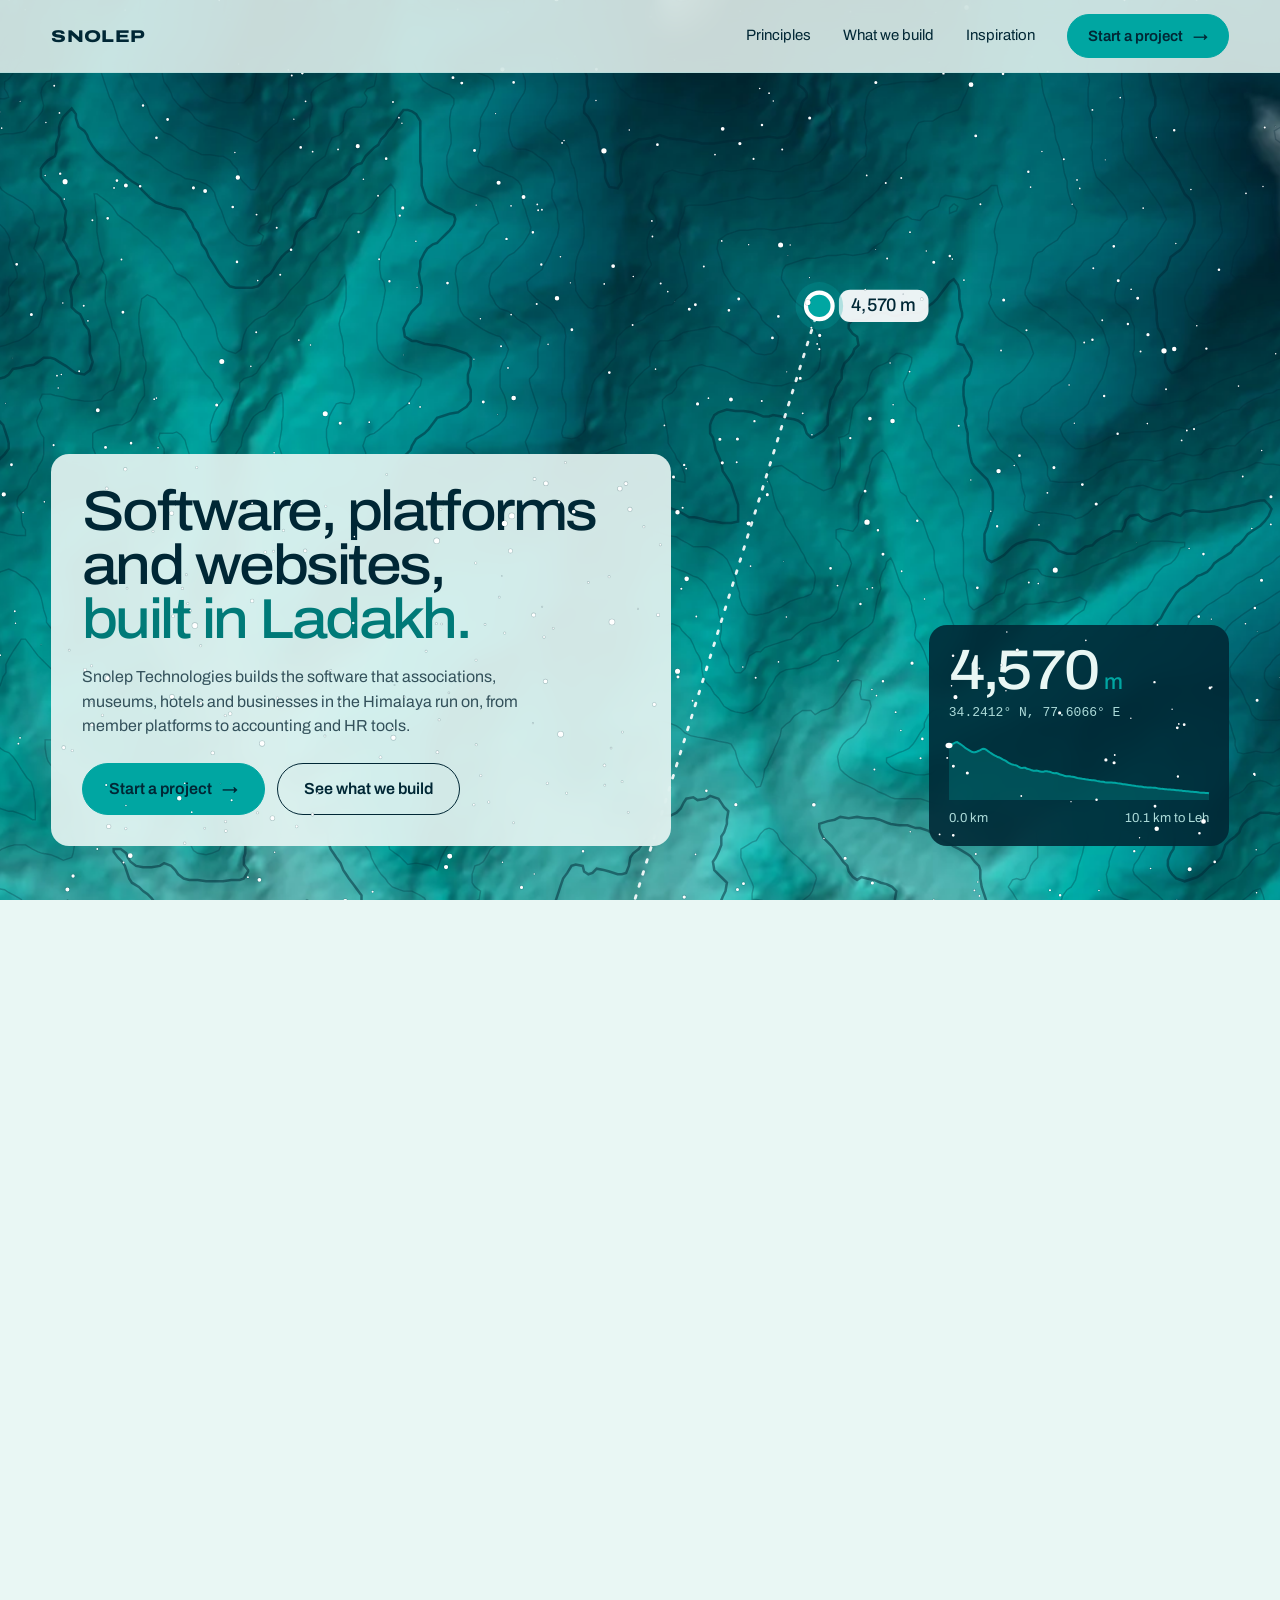
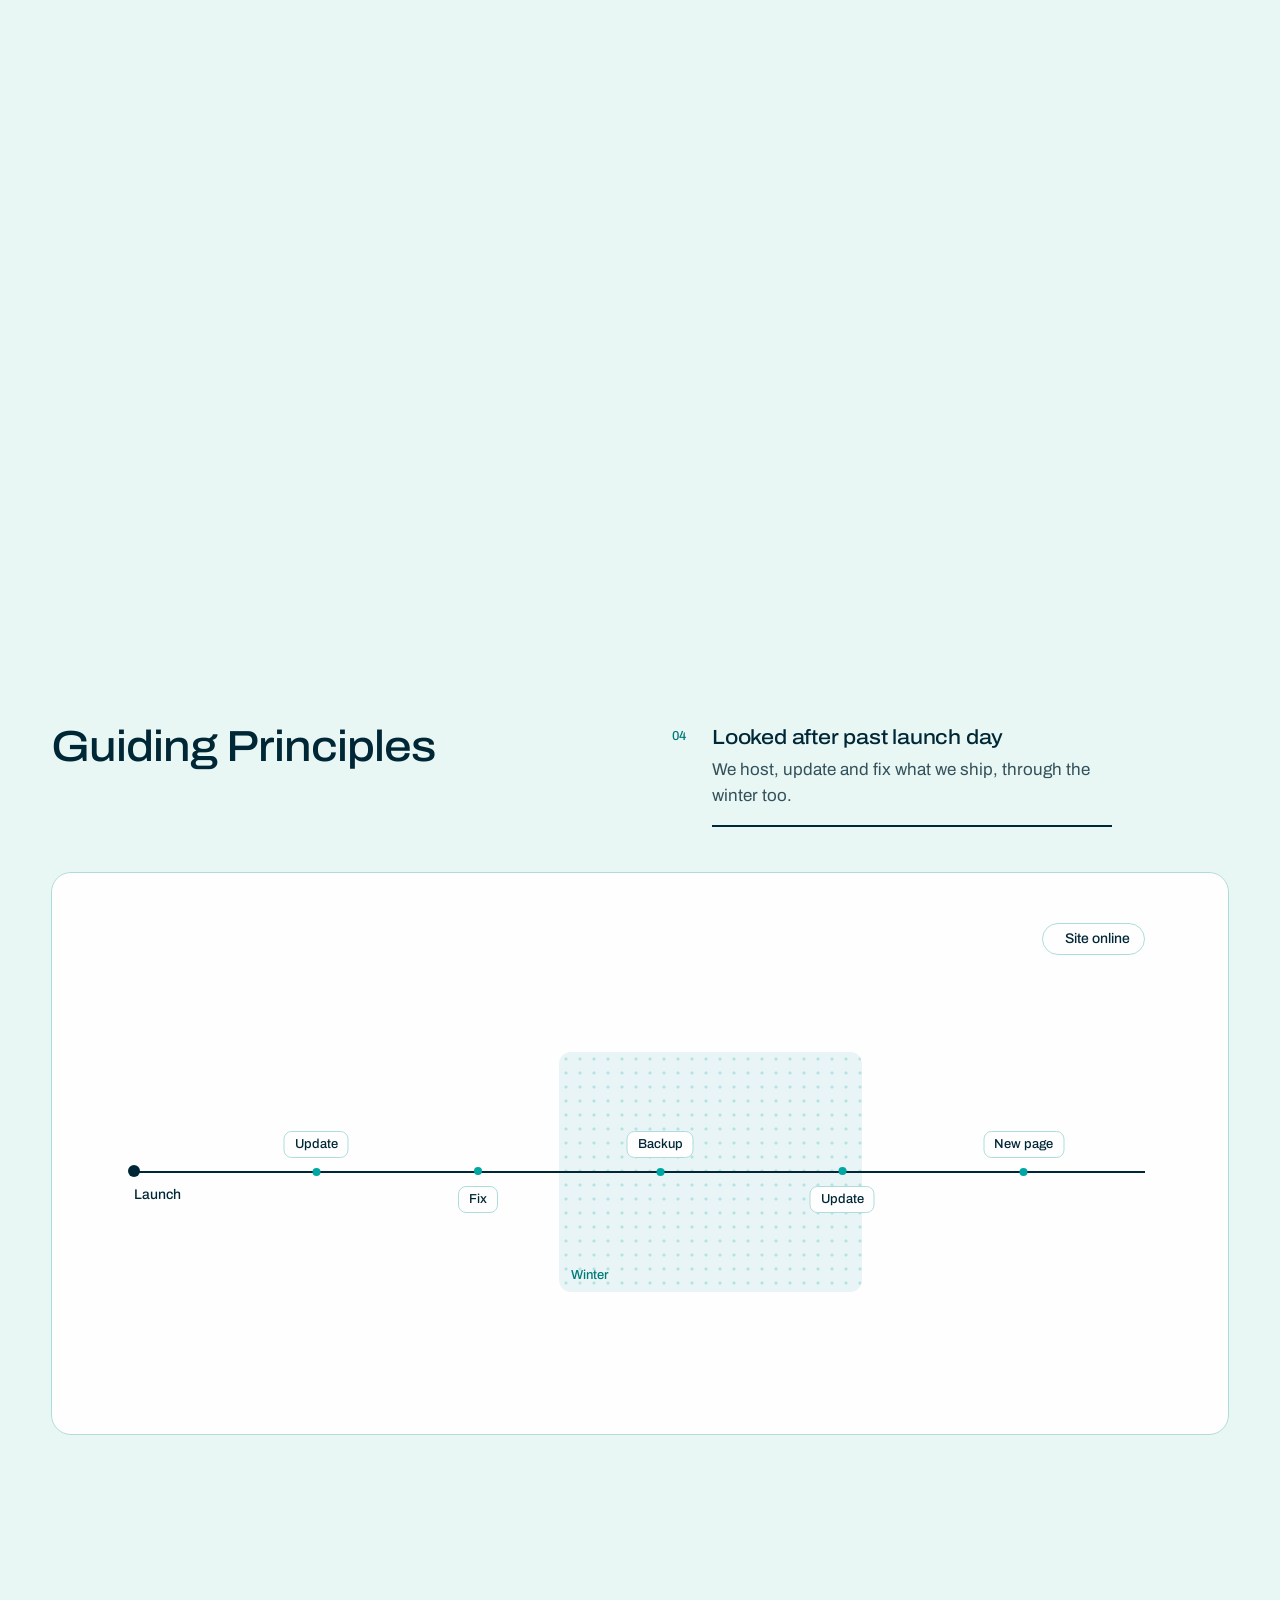
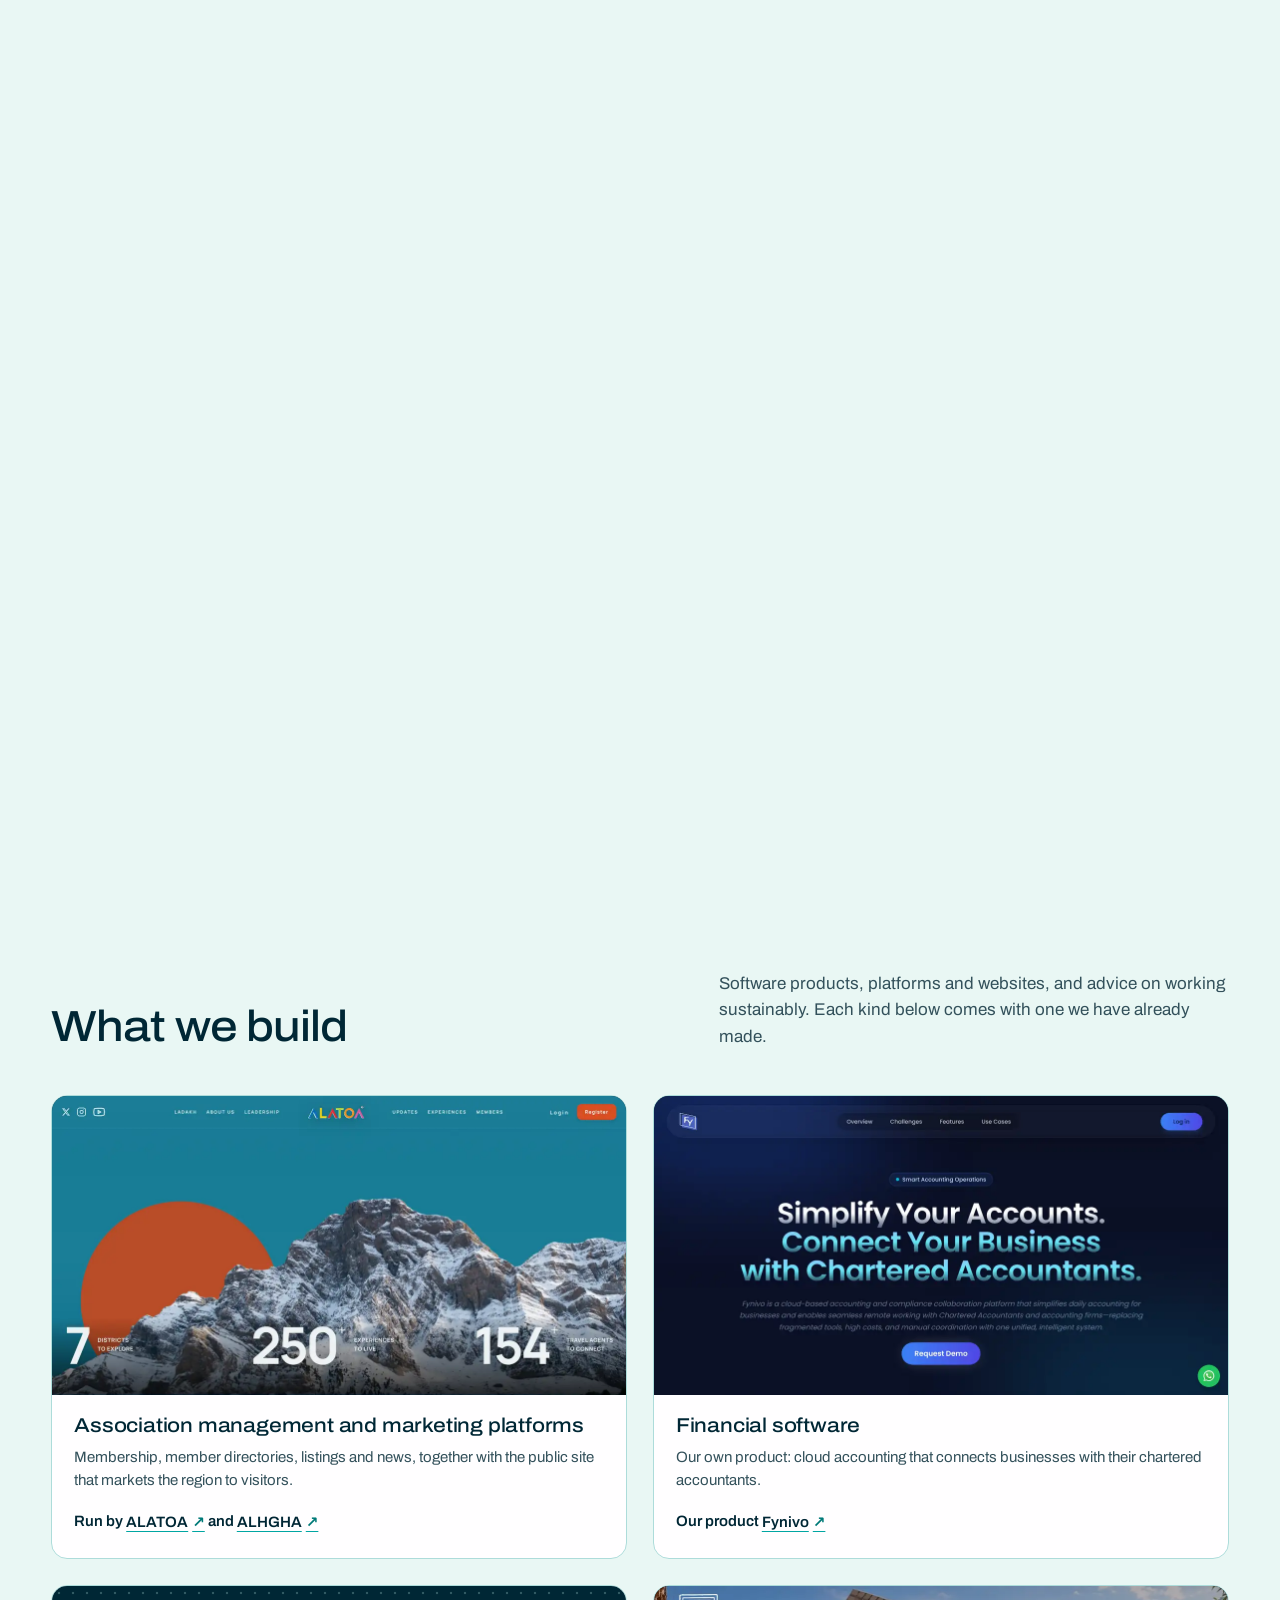
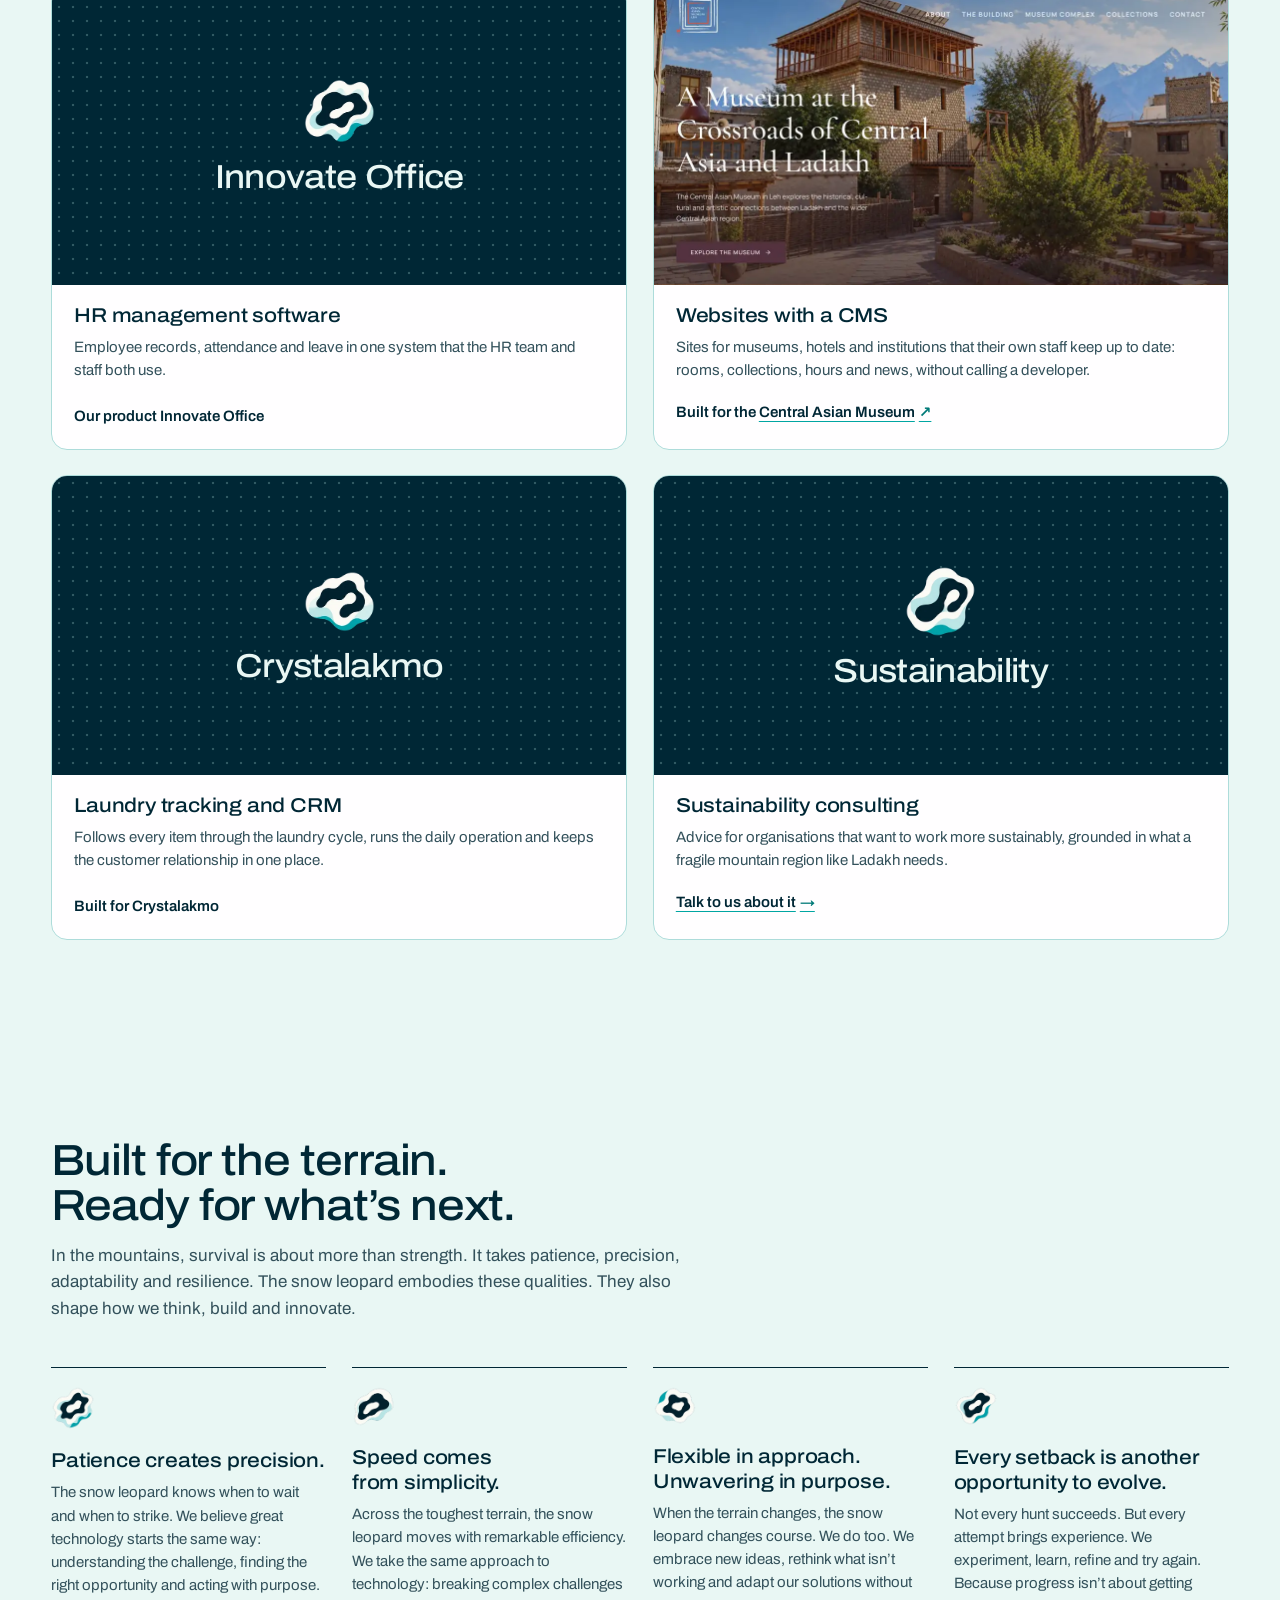
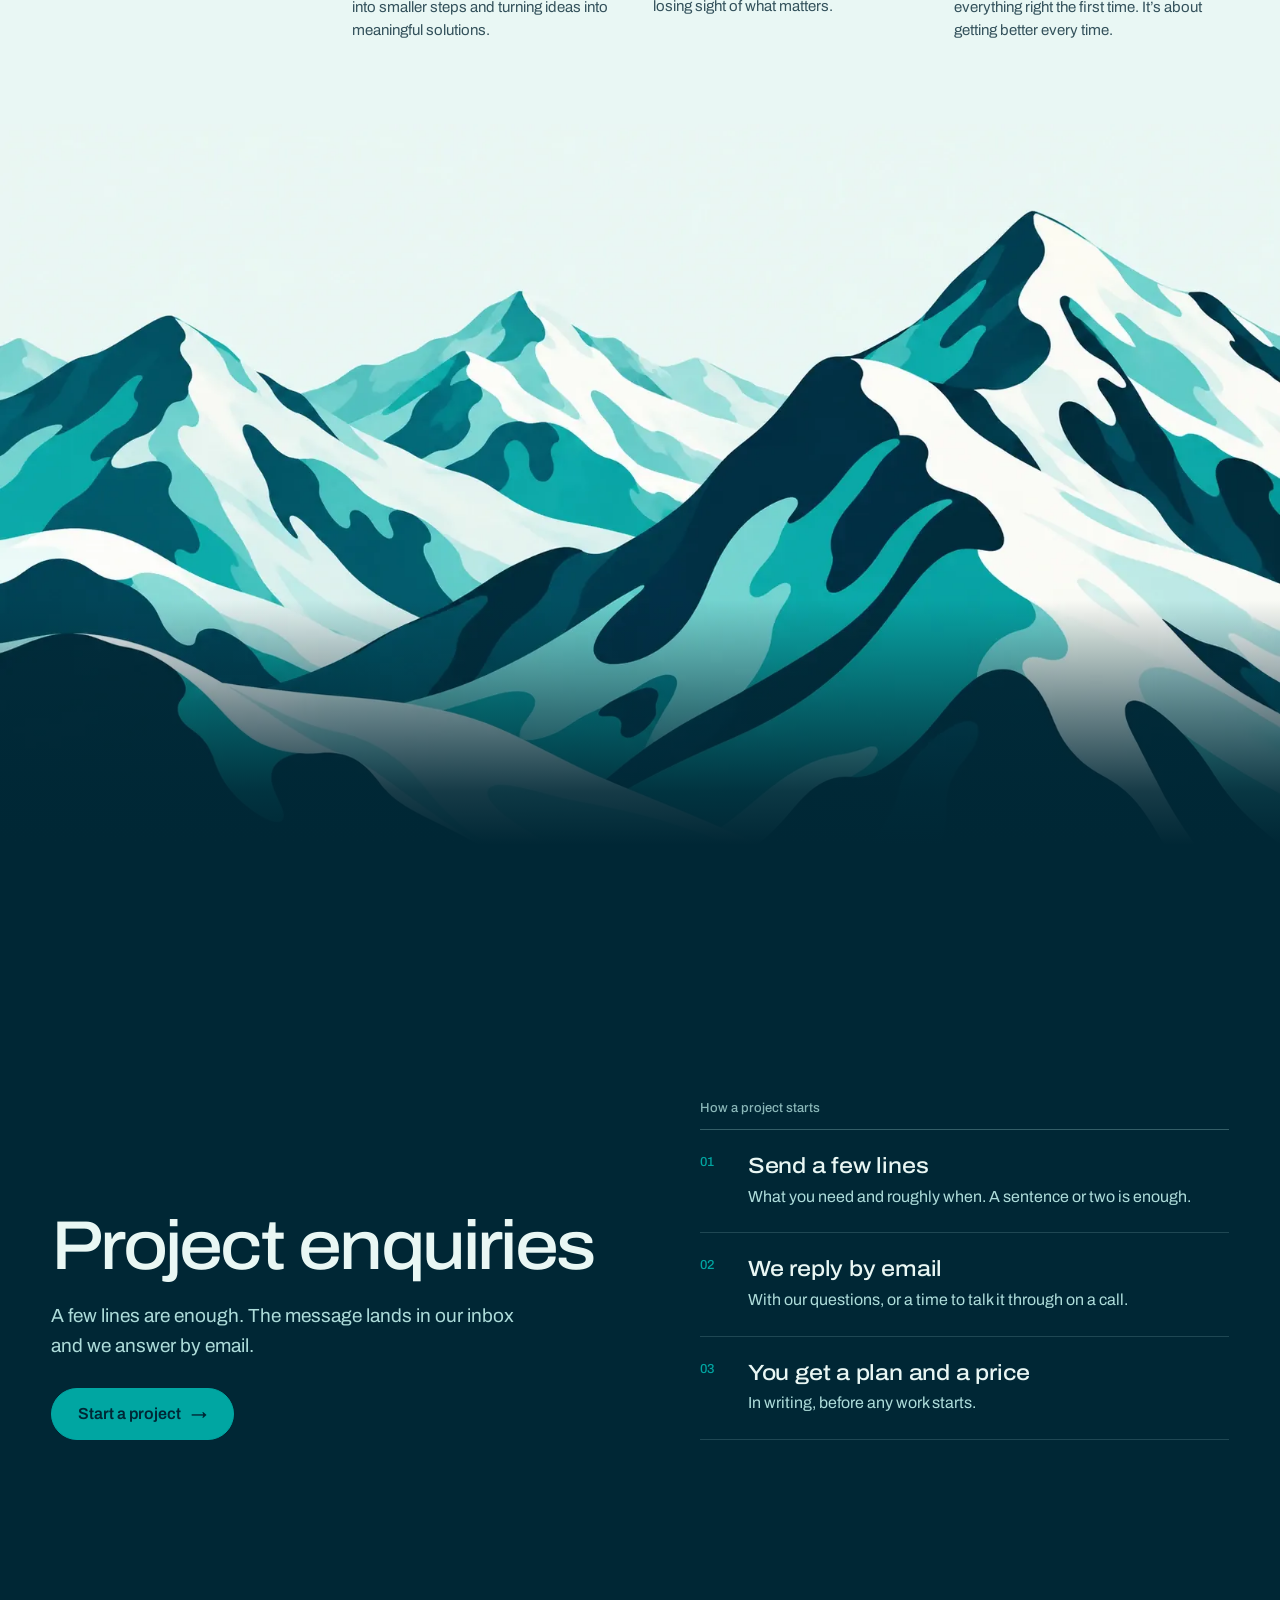
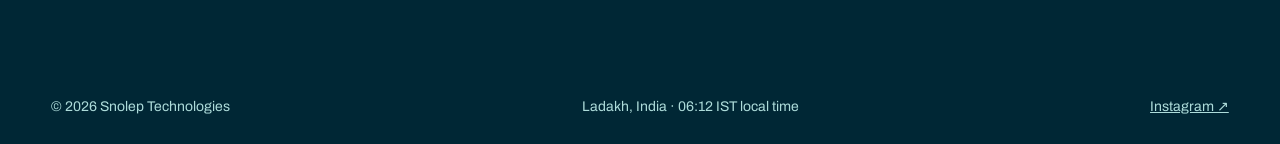
<file: site/landing-5.html>
<!doctype html>
<html lang="en">
<head>
<meta charset="utf-8">
<meta name="viewport" content="width=device-width, initial-scale=1">
<title>Landing 5: Altitude · Snolep Technologies | Websites and web platforms from Ladakh</title>
<meta name="description" content="Snolep Technologies builds software products, association platforms and websites from Ladakh, in the Indian Himalaya, and offers sustainability consulting.">
<meta property="og:title" content="Snolep Technologies">
<meta property="og:description" content="Websites, member platforms and web applications, built in Ladakh.">
<meta property="og:type" content="website">
<meta name="theme-color" content="#e9f7f4">
<link rel="icon" href="./img/icon.png">
<link rel="preconnect" href="https://fonts.googleapis.com">
<link rel="preconnect" href="https://fonts.gstatic.com" crossorigin>
<link href="https://fonts.googleapis.com/css2?family=Archivo:wdth,wght@100..125,400..800&display=swap" rel="stylesheet">
<link rel="preload" as="image" href="./img/snolep-leopard.webp">

<style>
  /* Snolep palette: navy type, mint page (the sky of the mountain drawing), teal for the one action. */
  :root {
    --navy: #002735;
    --teal: #00a6a2;
    --teal-ink: #007a78;      /* teal dark enough for small text on the mint */
    --aqua: #addcda;
    --mint: #e9f7f4;
    --white: #fffeff;
    --muted: #33515b;
    --display: "Archivo", "Arial Narrow", system-ui, sans-serif;
    --body: "Archivo", system-ui, -apple-system, "Segoe UI", Roboto, sans-serif;
    --mono: ui-monospace, "SF Mono", Menlo, Consolas, monospace;
    --rail: 248px;
    --pad: clamp(20px, 4vw, 56px);
    --ease: cubic-bezier(.2, .8, .2, 1);
  }
  *, *::before, *::after { box-sizing: border-box; margin: 0; padding: 0; }
  html { overflow-x: clip; scroll-padding-top: 20px; }
  body { background: var(--mint); color: var(--navy); font: 400 17px/1.55 var(--body); -webkit-font-smoothing: antialiased; }
  a { color: inherit; }
  img { display: block; max-width: 100%; }
  :focus-visible { outline: 2px solid var(--teal); outline-offset: 3px; border-radius: 4px; }
  .skip { position: fixed; left: 12px; top: -60px; z-index: 50; padding: 10px 16px; border-radius: 8px; background: var(--navy); color: var(--mint); }
  .skip:focus { top: 12px; }

  /* the one canvas that draws every dot; text and cards sit above it, section grounds below */
  .dots { position: fixed; inset: 0; width: 100vw; height: 100vh; z-index: 2; pointer-events: none; }
  .wrap { position: relative; z-index: 3; width: min(1240px, 100% - 2 * var(--pad)); margin-inline: auto; }
  .label { font: 500 13px/1.3 var(--body); color: var(--muted); }
  h1, h2, h3 { font-family: var(--display); font-stretch: 112%; letter-spacing: -.02em; text-wrap: balance; }
  h2 { font-size: clamp(32px, 3.4vw, 48px); line-height: 1.05; font-weight: 500; letter-spacing: -.025em; }
  h3 { font-weight: 500; letter-spacing: -.01em; }

  .btn { display: inline-flex; align-items: center; justify-content: center; gap: 10px; min-height: 52px; padding: 0 26px; border: 1.5px solid var(--navy); border-radius: 999px;
         font: 600 16px/1 var(--body); text-decoration: none; cursor: pointer; transition: transform .25s var(--ease), background .2s ease, color .2s ease, border-color .2s ease; }
  .btn.primary { background: var(--teal); border-color: var(--teal); color: var(--navy); }
  .btn.primary:hover { background: var(--navy); border-color: var(--navy); color: var(--mint); }
  .btn.ghost { background: transparent; color: var(--navy); }
  .btn.ghost:hover { background: var(--navy); color: var(--mint); }
  .btn:hover { transform: translateY(-2px); }
  .btn:active { transform: translateY(0) scale(.98); }
  .btn i { font-style: normal; transition: transform .25s var(--ease); }
  .btn:hover i { transform: translateX(3px); }

  /* header (narrow screens; wide screens have the rail) */
  .site-head { position: fixed; top: 0; left: 0; right: 0; z-index: 10; background: rgba(233, 247, 244, .86); backdrop-filter: blur(10px); border-bottom: 1px solid rgba(173, 220, 218, .6); }
  .site-head .wrap { display: flex; align-items: center; justify-content: space-between; height: 64px; }
  .brand { font: 800 17px/1 var(--display); font-stretch: 125%; letter-spacing: .02em; text-decoration: none; }
  .menu-btn { display: inline-flex; align-items: center; gap: 10px; min-height: 44px; padding: 0 18px; border: 1px solid currentColor; border-radius: 999px;
              background: none; color: inherit; font: 500 12px/1 var(--mono); letter-spacing: .12em; text-transform: uppercase; cursor: pointer; }
  .site-head.on-dark { background: rgba(0, 39, 53, .86); border-color: rgba(173, 220, 218, .2); color: var(--mint); }
  .menu-btn b { font: 400 18px/10px var(--body); }

  /* the rail: a panel that stays put on the right on wide screens (the index, with where you are;
     the work; contact; the local time; let's talk). Under 1100px it slides in off the Menu button. */
  :root { --rail: 248px; }
  .rail { position: fixed; top: 0; right: 0; bottom: 0; width: var(--rail); z-index: 30; display: flex; flex-direction: column;
          padding: 26px 24px 20px; overflow-y: auto; overscroll-behavior: contain; background: var(--white); color: var(--navy);
          border-left: 1px solid var(--aqua); }
  .rail-brand { display: block; text-decoration: none; font: 900 21px/1 var(--display); font-stretch: 125%; letter-spacing: .02em; }
  .rail-brand small { display: block; margin-top: 6px; font: 500 9px/1 var(--mono); letter-spacing: .32em; color: var(--muted); }
  .rail-block { border-top: 1px solid var(--aqua); padding: 16px 0 18px; }
  .rail-brand + .rail-block, .rail-close + .rail-block { margin-top: 24px; }
  .rail-label { display: block; margin-bottom: 10px; font: 500 13px/1.2 var(--body); color: var(--muted); }
  .rail-index a { display: grid; grid-template-columns: 28px 1fr auto; align-items: baseline; padding: 8px 0; text-decoration: none;
                  font: 500 15px/1.2 var(--body); transition: color .25s ease; }
  .rail-index a span { font: 500 10px/1 var(--mono); color: var(--muted); transition: color .25s ease; }
  .rail-index a::after { content: ''; align-self: center; width: 6px; height: 6px; border-radius: 50%; background: var(--teal); opacity: 0; transform: scale(.3); transition: opacity .25s ease, transform .25s ease; }
  .rail-index a:hover, .rail-index a[aria-current="true"], .rail-index a[aria-current="true"] span { color: var(--teal-ink); }
  .rail-index a[aria-current="true"]::after { opacity: 1; transform: none; }
  .rail-links a { display: flex; justify-content: space-between; align-items: baseline; padding: 5px 0; font-size: 13px; text-decoration: none; transition: color .2s ease; }
  .rail-links a i { font: 500 11px/1 var(--mono); font-style: normal; color: var(--muted); transition: transform .25s ease, color .2s ease; }
  .rail-links a:hover, .rail-links a:hover i { color: var(--teal); }
  .rail-links a:hover i { transform: translate(2px, -2px); }
  .rail-mail { display: flex; align-items: center; gap: 8px; font-size: 14px; }
  .rail-mail a { text-decoration: none; }
  .rail-mail a:hover { color: var(--teal); }
  .copy { padding: 3px 6px; border: 1px solid var(--aqua); border-radius: 4px; background: none; color: var(--muted); font: 500 10px/1 var(--mono); cursor: pointer; }
  .copy:hover { color: var(--navy); border-color: var(--navy); }
  .rail-time { display: flex; justify-content: space-between; margin-top: 22px; font-size: 13px; color: var(--muted); }
  .rail-time time { font: 500 12px/1.4 var(--mono); color: var(--navy); }
  .rail-foot { margin-top: auto; padding-top: 24px; display: grid; justify-items: center; gap: 12px; }
  .rail-cta { width: 100%; display: flex; align-items: center; justify-content: space-between; padding: 6px 6px 6px 22px; border-radius: 999px;
              background: var(--teal); color: var(--navy); text-decoration: none; font: 600 15px/1 var(--body); transition: background .25s ease, color .25s ease; }
  .rail-cta i { width: 40px; height: 40px; display: grid; place-items: center; border-radius: 50%; background: var(--white); color: var(--navy);
                font: 600 16px/1 var(--body); font-style: normal; transition: transform .35s ease; }
  .rail-cta:hover { background: var(--navy); color: var(--mint); }
  .rail-cta:hover i { transform: translateX(3px); }
  .rail-top { padding: 4px; border: 0; background: none; color: var(--muted); font: 400 12px/1 var(--body); cursor: pointer; }
  .rail-top:hover { color: var(--navy); }
  .rail-close { display: none; }
  .rail-scrim { display: none; }
  @media (prefers-reduced-motion: no-preference) { html { scroll-behavior: smooth; } }
  .rail-links span.off { display: flex; justify-content: space-between; padding: 5px 0; font-size: 13px; }
  .rail-brand { font-weight: 800; }
  .rail-cta { min-height: 52px; }
  /* wide screens: one bar across the top (the name, the sections, the main action); the side panel
     is only the phone and tablet menu */
  .site-nav, .head-cta { display: none; }
  @media (min-width: 1100px) {
    html { scroll-padding-top: 64px; }
    .rail, .rail-scrim, .menu-btn { display: none; }
    .site-head .wrap { height: 72px; }
    .site-nav { display: flex; gap: 32px; margin-left: auto; margin-right: 32px; }
    .site-nav a { font-size: 15px; text-decoration: none; background: linear-gradient(currentColor, currentColor) 0 100% / 0 1px no-repeat;
                  padding: 6px 0; transition: background-size .3s var(--ease); }
    .site-nav a:hover { background-size: 100% 1px; }
    .head-cta { display: inline-flex; min-height: 44px; padding: 0 20px; font-size: 15px; }
  }
  @media (max-width: 1099px) {
    .rail { width: min(320px, 86vw); transform: translateX(100%); visibility: hidden; transition: transform .45s var(--ease), visibility 0s .45s; }
    .rail.open { transform: none; visibility: visible; box-shadow: -24px 0 60px rgba(0, 39, 53, .18); transition: transform .45s var(--ease); }
    .rail-close { display: grid; place-items: center; position: absolute; top: 14px; right: 14px; width: 44px; height: 44px; border: 1px solid var(--aqua);
                  border-radius: 50%; background: none; color: var(--navy); font: 400 20px/1 var(--body); cursor: pointer; }
    .rail-scrim { display: block; position: fixed; inset: 0; z-index: 29; background: rgba(0, 39, 53, .35); opacity: 0; pointer-events: none; transition: opacity .3s ease; }
    .rail-scrim.open { opacity: 1; pointer-events: auto; }
    .rail-index a, .rail-links a { padding-block: 12px; }
  }

  /* hero: what we do on the left, the logo on the right; its snow leopard is drawn by the dots */
  /* landing (shared) */
  .lp { position: relative; padding: 0; overflow: clip; }
  .lp-title { font-size: clamp(40px, 6.3vw, 104px); line-height: .96; font-weight: 500; letter-spacing: -.045em; }
  .lp-title em { font-style: normal; color: var(--teal-ink); }
  .lp-title .ln { display: block; overflow: hidden; padding-bottom: .08em; margin-bottom: -.08em; }
  .lp-title .ln > span { display: inline-block; }
  .lp .lede { max-width: 28em; font-size: clamp(16px, 1.2vw, 18px); color: var(--muted); }
  .lp .actions { display: flex; flex-wrap: wrap; gap: 12px; margin-top: 24px; }
  .built-for { display: flex; flex-wrap: wrap; align-items: baseline; gap: 8px 32px; }
  .built-for ul { display: contents; list-style: none; }
  .built-for li { font: 600 15px/1.2 var(--display); font-stretch: 112%; }
  @keyframes lineUp { to { transform: none; } }
  @keyframes rise { to { opacity: 1; transform: none; } }
  @media (prefers-reduced-motion: no-preference) {
    .lp-title .ln > span { transform: translateY(105%); animation: lineUp 1s var(--ease) forwards; }
    .lp-title .ln:nth-child(2) > span { animation-delay: .09s; } .lp-title .ln:nth-child(3) > span { animation-delay: .18s; } .lp-title .ln:nth-child(4) > span { animation-delay: .27s; }
    .lp .later { opacity: 0; transform: translateY(14px); animation: rise .9s var(--ease) .5s forwards; }
  }
  /* 3 ladakh in letters: the headline ends in LADAKH set huge, the mountains showing through it; the
     scroll zooms through the D into the painting, and the rest of the landing settles over it */
  .lp3 { height: 230vh; height: 230svh; }
  .lp3-stage { position: sticky; top: 0; height: 100vh; height: 100svh; overflow: hidden; }
  .lp3-pic { position: absolute; inset: 0; width: 100%; height: 100%; object-fit: cover; transform: scale(calc(1.12 - var(--p, 0) * .12)); }
  .lp3-mask { position: absolute; inset: 0; width: 100%; height: 100%; transform-origin: var(--ox, 50%) var(--oy, 60%); transform: scale(var(--z, 1)); opacity: var(--mo, 1); will-change: transform; }
  #lp3word { font: 800 240px/1 Archivo, sans-serif; font-stretch: 112%; letter-spacing: -8px; }
  .lp3-copy { position: relative; z-index: 2; height: 100%; padding-top: calc(72px + clamp(28px, 8vh, 96px)); display: flex; flex-direction: column; }
  .lp3-pre { display: block; max-width: 15em; font-size: clamp(32px, 3.6vw, 56px); line-height: 1.02; font-weight: 500; letter-spacing: -.035em; opacity: var(--po, 1); }
  .sr { position: absolute; width: 1px; height: 1px; overflow: hidden; clip: rect(0 0 0 0); }
  .lp3-after { margin-top: auto; margin-bottom: clamp(32px, 7vh, 72px); max-width: 560px; padding: 24px 28px; border-radius: 16px; background: rgba(233, 247, 244, .9); backdrop-filter: blur(6px);
               opacity: var(--ao, 0); transform: translateY(calc((1 - var(--ao, 0)) * 24px)); }
  .lp3-after .lede { color: var(--navy); margin-top: 10px; }
  .lp3-t { font: 500 clamp(26px, 2.4vw, 36px)/1.05 var(--display); letter-spacing: -.03em; }
  .lp3-t em { font-style: normal; color: var(--teal-ink); }
  @media (max-width: 900px) { .lp3-pre { max-width: 11em; } }

  section { padding: clamp(72px, 11vh, 128px) 0; }
  .head { display: flex; flex-wrap: wrap; align-items: end; justify-content: space-between; gap: 16px 48px; margin-bottom: clamp(28px, 5vh, 52px); }
  .head p { max-width: 30em; color: var(--muted); }

  /* what we build: each kind of work with the one we made; the screenshots are whole pages that
     scroll through their frame on hover */
  .work-grid { display: grid; grid-template-columns: repeat(2, minmax(0, 1fr)); gap: clamp(16px, 2vw, 28px); }
  .card { display: flex; flex-direction: column; background: var(--white); border: 1px solid var(--aqua); border-radius: 16px; overflow: hidden;
          transition: box-shadow .35s var(--ease), border-color .2s ease; }
  .card:hover { box-shadow: 0 18px 40px -18px rgba(0, 39, 53, .35); border-color: var(--navy); }
  .card .shot { position: relative; aspect-ratio: 1152 / 600; overflow: hidden; background: var(--navy); }
  .card .shot img { position: absolute; left: 0; top: 0; width: 100%; height: auto; transition: top .7s var(--ease), transform .7s var(--ease); }
  @media (hover: hover) and (prefers-reduced-motion: no-preference) {
    .card:hover .shot img, .card:focus-within .shot img { top: 100%; transform: translateY(-100%); transition-duration: 7s; transition-timing-function: cubic-bezier(.4, 0, .6, 1); }
  }
  .card .meta { flex: 1; display: flex; flex-direction: column; gap: 8px; padding: 18px 22px 20px; }
  .card h3 { font-size: 20px; line-height: 1.25; }
  .card .meta p { font-size: 15px; color: var(--muted); }
  .card .meta p.eg { margin-top: auto; padding-top: 6px; color: var(--navy); font-weight: 600; }
  .card .eg a { display: inline-flex; align-items: center; gap: 4px; min-height: 32px; text-decoration-color: var(--teal); text-underline-offset: 4px; }
  .card .eg a i { font-style: normal; color: var(--teal-ink); transition: transform .25s var(--ease); }
  .card .eg a:hover { color: var(--teal-ink); }
  .card .eg a:hover i { transform: translate(2px, -2px); }
  .card .plate { display: grid; place-items: center; text-align: center; padding: 8%; color: var(--mint);
                 background: radial-gradient(circle, rgba(173, 220, 218, .28) 1.2px, transparent 1.6px) 0 0 / 14px 14px, var(--navy); }
  .card .plate b { font: 500 clamp(22px, 2.6vw, 36px)/1.05 var(--display); font-stretch: 112%; letter-spacing: -.02em; }
  .card.wide { grid-column: 1 / -1; display: grid; grid-template-columns: minmax(0, 1fr) minmax(0, 1fr); }
  .card.wide .shot { aspect-ratio: auto; min-height: 260px; }
  .card.wide .meta { justify-content: center; padding: clamp(22px, 3vw, 40px); }
  .card.wide .meta p.eg { margin-top: 8px; }

  /* values and standards. Static (phones, tablets, short screens, reduced motion, no script): a peak
     beside four rows. Live (desktop): the section is tall, its stage stays on screen, and the four
     standards play one after another, each animation scrubbed by the scroll. */
  .values > .wrap { display: grid; grid-template-columns: minmax(0, .8fr) minmax(0, 1.2fr); gap: clamp(28px, 5vw, 88px); align-items: center; }
  .values-pic { width: 100%; height: auto; border-radius: 16px; }
  .values .sub { margin-top: 14px; max-width: 30em; color: var(--muted); }
  .std { list-style: none; margin-top: clamp(24px, 4vh, 40px); border-top: 1px solid var(--navy); }
  .std li { display: grid; grid-template-columns: minmax(0, .9fr) minmax(0, 1.1fr); gap: 6px 28px; align-items: baseline; padding: 20px 0 22px; border-bottom: 1px solid var(--aqua); }
  .std h3 { font-size: clamp(19px, 1.6vw, 22px); line-height: 1.25; }
  .std p { color: var(--muted); }
  .values.is-live { height: calc(100vh + 4 * 72vh); height: calc(100svh + 4 * 72svh); padding: 0; }
  .values.is-live > .wrap { display: none; }
  .values.is-live .v-stage { display: block; position: sticky; top: 0; height: 100vh; height: 100svh; overflow: clip; }
  .v-grid { height: 100%; display: grid; grid-template-columns: minmax(0, 1fr) minmax(0, 1fr); grid-template-rows: auto 1fr;
            column-gap: clamp(28px, 5vw, 80px); row-gap: clamp(28px, 5vh, 52px); padding-top: calc(72px + clamp(36px, 8vh, 88px)); }
  .v-title { align-self: start; }
  /* only the current principle shows; the next one takes its place as the scroll moves on */
  .v-steps { list-style: none; display: grid; align-self: start; max-width: 440px; }
  .v-step { grid-area: 1 / 1; display: grid; grid-template-columns: 40px 1fr; column-gap: 0; opacity: 0; transform: translateY(10px);
            transition: opacity .35s ease, transform .5s var(--ease); pointer-events: none; }
  .v-step.is-on { opacity: 1; transform: none; pointer-events: auto; }
  .v-n { grid-row: span 3; font: 500 13px/1.9 var(--body); color: var(--teal-ink); }
  .v-step h3 { font-size: clamp(19px, 1.6vw, 22px); line-height: 1.3; }
  .v-step p { margin-top: 6px; color: var(--muted); }
  .v-bar { grid-column: 2; height: 2px; margin-top: 16px; background: var(--aqua); }
  .v-bar i { display: block; height: 100%; background: var(--navy); transform: scaleX(var(--q, 0)); transform-origin: left; }
  .v-frame { grid-column: 1 / -1; align-self: stretch; margin-bottom: clamp(24px, 5vh, 48px); position: relative; border: 1px solid var(--aqua); border-radius: 20px;
             background: var(--white); overflow: hidden; container-type: size; }
  .v-scene { position: absolute; inset: 0; opacity: 0; transition: opacity .45s ease; }
  .v-scene.is-on { opacity: 1; }
  /* 1 thin signal: a window on one bar of signal; text resolves and the picture sharpens as it loads */
  .s1-win { position: absolute; inset: 9% 10%; border: 1px solid var(--aqua); border-radius: 12px; background: var(--mint); overflow: hidden; display: flex; flex-direction: column; }
  .s1-top { display: flex; align-items: center; gap: 4%; padding: 3% 4%; background: var(--white); border-bottom: 1px solid var(--aqua); }
  .s1-sig { display: inline-flex; align-items: flex-end; gap: 3px; height: 14px; }
  .s1-sig i { width: 4px; border-radius: 1px; background: var(--aqua); }
  .s1-sig i:nth-child(1) { height: 25%; } .s1-sig i:nth-child(2) { height: 50%; } .s1-sig i:nth-child(3) { height: 75%; } .s1-sig i:nth-child(4) { height: 100%; }
  .s1-sig i.on { background: var(--navy); }
  .s1-url { flex: 1; height: 14px; border-radius: 7px; background: var(--mint); }
  .s1-ok { font: 500 13px/1 var(--body); color: var(--teal-ink); opacity: var(--ok, 0); }
  .s1-load { height: 2px; background: transparent; }
  .s1-load i { display: block; height: 100%; background: var(--teal); transform: scaleX(var(--load, 0)); transform-origin: left; }
  .s1-body { flex: 1; min-height: 0; display: flex; flex-direction: column; gap: 2.2cqh; padding: 4.5cqh 7%; }
  .s1-b, .s1-t { display: block; border-radius: 4px; background: color-mix(in srgb, var(--navy) calc(var(--r, 0) * 100%), #d3e9e6); }
  .s1-b { flex: none; height: 5.2cqh; }
  .s1-t { flex: none; height: 1.9cqh; background: color-mix(in srgb, var(--muted) calc(var(--r, 0) * 100%), #d3e9e6); }
  .s1-pic { display: block; flex: 1; min-height: 0; margin: .6cqh 0; border-radius: 8px; background: #cfe6e3 url(./img/peak.webp) 50% 30% / cover; filter: blur(calc((1 - var(--r, 0)) * 14px)) saturate(calc(.3 + var(--r, 0) * .7)); opacity: calc(.45 + var(--r, 0) * .55); }
  /* 2 phone first: one layout, widened from phone to desktop, its blocks reflowing */
  .s2-dev { position: absolute; left: 50%; top: 46%; transform: translate(-50%, -50%); border: 2px solid var(--navy); background: var(--mint); overflow: hidden; }
  .s2-dev b { position: absolute; border-radius: 4px; }
  .s2-dev b[data-b="nav"] { background: var(--white); border: 1px solid var(--aqua); }
  .s2-dev b[data-b="h1"], .s2-dev b[data-b="h2"] { background: var(--navy); }
  .s2-dev b[data-b="btn"] { background: var(--teal); border-radius: 99px; }
  .s2-dev b[data-b="img"] { background: #cfe6e3 url(./img/peak.webp) 50% 30% / cover; border-radius: 6px; }
  .s2-dev b[data-b^="c"] { background: var(--white); border: 1px solid var(--aqua); }
  .s2-w { position: absolute; left: 50%; bottom: 5%; transform: translateX(-50%); font: 500 13px/1 var(--body); color: var(--muted); }
  /* 3 secure and always up: the lock, the checks ticked one by one, thirty days of uptime filling in */
  .s3 { position: absolute; top: 10%; bottom: 10%; left: 50%; width: min(640px, 84%); transform: translateX(-50%); display: flex; flex-direction: column; justify-content: center; gap: clamp(20px, 6cqh, 44px); }
  .s3-url { display: flex; align-items: center; gap: 10px; padding: 12px 16px; border: 1px solid var(--aqua); border-radius: 99px; background: var(--mint); font: 500 15px/1 var(--mono); }
  .s3-url svg { width: 18px; height: 18px; fill: none; stroke: var(--teal-ink); stroke-width: 1.6; opacity: var(--a, 0); transform: scale(calc(.6 + var(--a, 0) * .4)); }
  .s3-url span { color: var(--teal-ink); opacity: var(--a, 0); }
  .s3-url i { flex: 1; height: 10px; border-radius: 5px; background: #d3e9e6; }
  .s3-checks { list-style: none; display: grid; grid-template-columns: 1fr 1fr; gap: 10px 24px; }
  .s3-checks li { display: flex; align-items: center; gap: 10px; font-size: clamp(14px, 3cqw, 17px); opacity: calc(.35 + var(--a, 0) * .65); }
  .s3-checks li::before { content: '✓'; display: inline-grid; place-items: center; width: 24px; height: 24px; border-radius: 50%; font-size: 13px;
                          background: color-mix(in srgb, var(--teal) calc(var(--a, 0) * 100%), #e3f1ef); color: color-mix(in srgb, var(--navy) calc(var(--a, 0) * 100%), transparent); }
  .s3-up p { display: flex; justify-content: space-between; margin-bottom: 10px; font-size: 14px; color: var(--muted); }
  .s3-up b { font-weight: 500; color: var(--teal-ink); opacity: var(--ok, 0); }
  .s3-days { display: grid; grid-template-columns: repeat(30, 1fr); gap: 4px; height: 40px; }
  .s3-days i { border-radius: 3px; background: color-mix(in srgb, var(--teal) calc(var(--a, 0) * 100%), #e3f1ef); }
  /* 4 looked after: a year on a line from launch, through the winter, with the work done on it */
  .s4 { position: absolute; inset: 9% 7%; }
  .s4-status { position: absolute; top: 0; right: 0; display: flex; align-items: center; gap: 8px; padding: 8px 14px; border: 1px solid var(--aqua); border-radius: 99px; font: 500 14px/1 var(--body); }
  .s4-track { position: absolute; left: 0; right: 0; top: 54%; height: 0; }
  .s4-winter { position: absolute; left: 42%; width: 30%; top: -120px; height: 240px; border-radius: 12px;
               background: radial-gradient(circle, rgba(0, 166, 162, .22) 1.3px, transparent 1.8px) 0 0 / 14px 14px, rgba(173, 220, 218, .28); opacity: var(--w, 0); }
  .s4-winter em { position: absolute; left: 12px; bottom: 10px; font: 500 13px/1 var(--body); font-style: normal; color: var(--teal-ink); }
  .s4-rail, .s4-line { position: absolute; left: 0; right: 0; top: -1px; height: 2px; background: var(--aqua); }
  .s4-line { background: var(--navy); transform: scaleX(var(--line, 0)); transform-origin: left; }
  .s4-pin { position: absolute; left: 0; top: 16px; font: 500 14px/1 var(--body); }
  .s4-pin::before { content: ''; position: absolute; left: 0; top: -23px; width: 12px; height: 12px; margin-left: -6px; border-radius: 50%; background: var(--navy); }
  .s4-ev { position: absolute; left: calc(var(--x) * 100%); top: 14px; transform: translateX(-50%) translateY(calc((1 - var(--a, 0)) * 8px)); opacity: var(--a, 0);
           padding: 6px 10px; border-radius: 8px; background: var(--white); border: 1px solid var(--aqua); font: 500 13px/1 var(--body); white-space: nowrap; }
  .s4-ev.up { top: auto; bottom: 14px; transform: translateX(-50%) translateY(calc((1 - var(--a, 0)) * -8px)); }
  .s4-ev::before { content: ''; position: absolute; left: 50%; top: -20px; width: 8px; height: 8px; margin-left: -4px; border-radius: 50%; background: var(--teal); }
  .s4-ev.up::before { top: auto; bottom: -19px; }

  /* inspiration: the snow leopard's four habits, over the mountain */
  .traits { list-style: none; display: grid; grid-template-columns: repeat(4, minmax(0, 1fr)); gap: clamp(16px, 2vw, 28px); margin-top: clamp(28px, 5vh, 48px); }
  .traits li { padding-top: 18px; border-top: 1px solid var(--navy); }
  .traits .n { display: inline-grid; place-items: center; width: 26px; height: 26px; margin-bottom: 12px; border: 1px solid var(--navy); border-radius: 50%;
               font: 500 13px/1 var(--body); background: var(--navy); color: var(--mint); }
  .traits h3 { font-size: 20px; line-height: 1.25; }
  .traits p { margin-top: 8px; font-size: 15px; color: var(--muted); }

  /* the range */
  .roots { padding-bottom: 0; }
  .roots .text { max-width: 640px; }
  .roots .text p { margin-top: 14px; color: var(--muted); }
  .range { position: relative; z-index: 1; margin-top: clamp(40px, 9vh, 96px); overflow: hidden; }
  .range-in { position: relative; aspect-ratio: 1672 / 941; }
  .range-in > img { width: 100%; height: 100%; }
  .range-fade { position: absolute; left: 0; right: 0; bottom: -1px; height: 34%; background: linear-gradient(rgba(0, 39, 53, 0), rgba(0, 39, 53, .55) 45%, rgba(0, 39, 53, .9) 78%, var(--navy)); }

  /* the close: a short brief, then the name in dots */
  .finale { background: var(--navy); color: var(--mint); padding: clamp(64px, 10vh, 112px) 0 0; min-height: 100vh; display: flex; flex-direction: column; }
  .contact { display: grid; grid-template-columns: minmax(0, .9fr) minmax(0, 1.1fr); gap: clamp(28px, 5vw, 88px); align-items: start; }
  .contact .say p { margin-top: 20px; max-width: 24em; color: var(--aqua); }
  .contact .say a.ig { display: inline-flex; align-items: center; min-height: 44px; margin-top: 14px; font-weight: 600; text-decoration-color: var(--teal); text-underline-offset: 5px; }
  .contact .say a.ig:hover { color: var(--aqua); }
  form.brief { display: grid; gap: 18px; padding: clamp(20px, 2.4vw, 32px); border: 1px solid rgba(173, 220, 218, .28); border-radius: 16px; background: #04303f; }
  .brief legend, .brief label { display: block; margin-bottom: 8px; font: 500 14px/1.3 var(--body); color: var(--aqua); }
  .brief fieldset { border: 0; }
  .chips { display: flex; flex-wrap: wrap; gap: 8px; }
  .chips label { margin: 0; font: 500 15px/1 var(--body); color: var(--mint); cursor: pointer; }
  .chips input { position: absolute; opacity: 0; }
  .chips span { display: inline-flex; align-items: center; min-height: 44px; padding: 0 16px; border: 1px solid rgba(173, 220, 218, .4); border-radius: 999px; transition: background .2s ease, color .2s ease, border-color .2s ease; }
  .chips label:hover span { border-color: var(--mint); }
  .chips input:checked + span { background: var(--mint); border-color: var(--mint); color: var(--navy); }
  .chips input:focus-visible + span { outline: 2px solid var(--teal); outline-offset: 3px; }
  .brief .pair { display: grid; grid-template-columns: 1fr 1fr; gap: 18px; }
  .brief input[type=text], .brief input[type=email], .brief textarea { width: 100%; padding: 13px 14px; border: 1px solid rgba(173, 220, 218, .4); border-radius: 10px; background: transparent; color: var(--mint); font: 400 16px/1.45 var(--body); }
  .brief textarea { min-height: 96px; resize: vertical; }
  .brief ::placeholder { color: rgba(173, 220, 218, .6); }
  .brief .send { display: flex; flex-wrap: wrap; align-items: center; gap: 12px 18px; }
  .brief .btn { background: var(--teal); border-color: var(--teal); color: var(--navy); }
  .brief .btn:disabled { opacity: .6; cursor: default; }
  .brief .btn:hover { background: var(--mint); border-color: var(--mint); }
  .brief .status { flex: 1 1 14em; font-size: 14px; line-height: 1.4; color: var(--aqua); }
  .name { position: relative; z-index: 3; width: min(1240px, 100% - 2 * var(--pad)); margin: auto auto 0; padding-top: clamp(40px, 8vh, 88px); }
  #wordmark { width: 100%; height: 90px; }
  .foot { position: relative; z-index: 3; width: min(1240px, 100% - 2 * var(--pad)); margin: 0 auto; padding: 22px 0 26px; display: flex; flex-wrap: wrap; justify-content: space-between; gap: 6px 24px; font-size: 14px; color: var(--aqua); }
  .foot a { display: inline-flex; align-items: center; min-height: 44px; margin-block: -12px; }

  /* the cursor (fine pointers): a ring that fills with how far down the page you are; over the
     contact section it becomes a "Work with us" bubble that smears behind itself as it moves */
  .cursor, .cursor-ghost { position: fixed; left: 0; top: 0; z-index: 40; pointer-events: none; }
  .cursor { width: 44px; height: 44px; margin: -22px 0 0 -22px; color: var(--navy); display: none;
            transform: translate3d(var(--x, -100px), var(--y, -100px), 0); }
  .cursor.on-dark { color: var(--aqua); }
  .cursor svg { position: absolute; inset: 0; width: 100%; height: 100%; transform: rotate(-90deg); overflow: visible; transition: opacity .25s ease, transform .35s ease; }
  .cursor circle { fill: none; stroke: currentColor; }
  .cursor .track { stroke-width: 1; opacity: .25; }
  .cursor .progress { stroke-width: 1.8; stroke-dasharray: 1 1; stroke-dashoffset: var(--left, 1); stroke: var(--teal); }
  .cursor .disc, .cursor-ghost { width: 96px; height: 96px; border-radius: 50%; background: var(--teal); }
  .cursor .disc { position: absolute; left: 50%; top: 50%; margin: -48px 0 0 -48px; display: grid; place-items: center; color: var(--navy);
                  font: 500 14px/1.1 var(--body); text-align: center;
                  transform: rotate(var(--angle, 0deg)) scale(calc(var(--s, 0) * var(--stretch, 1)), calc(var(--s, 0) / var(--stretch, 1))); }
  .cursor .disc span { transform: rotate(calc(-1 * var(--angle, 0deg))); display: block; }
  .cursor.is-link svg { opacity: 0; transform: rotate(-90deg) scale(.6); }
  .cursor-ghost { margin: -48px 0 0 -48px; opacity: 0; will-change: transform, opacity; }
  @media (pointer: fine) { .cursor { display: block; } }
  @media (pointer: fine) and (min-width: 901px) { .contact.is-target, .contact.is-target a, .contact.is-target button { cursor: none; } }

  /* on a desktop the form opens in a panel from the contact section; on a phone it stays in place */
  .open-brief { display: none; margin-top: 28px; background: var(--teal); border-color: var(--teal); color: var(--navy); }
  .open-brief:hover { background: var(--mint); border-color: var(--mint); }
  .steps { display: none; }
  .contact.form-away { grid-template-columns: minmax(0, 1.05fr) minmax(0, .95fr); align-items: end; }
  .contact.form-away h2 { font-size: clamp(48px, 5.4vw, 84px); line-height: .98; letter-spacing: -.04em; }
  .contact.form-away .say p { font-size: 19px; max-width: 26em; }
  .contact.form-away .steps { display: block; }
  .steps .label { color: var(--aqua); opacity: .8; }
  .steps ol { list-style: none; margin-top: 12px; border-top: 1px solid rgba(173, 220, 218, .3); counter-reset: step; }
  .steps li { display: grid; grid-template-columns: 40px 1fr; gap: 2px 8px; padding: 16px 0 17px; border-bottom: 1px solid rgba(173, 220, 218, .18); counter-increment: step; }
  .steps li::before { content: counter(step, decimal-leading-zero); grid-row: span 2; font: 500 13px/1.6 var(--body); color: var(--teal); }
  .steps h3 { font-size: 19px; line-height: 1.3; }
  .steps li p { font-size: 15px; color: var(--aqua); }
  @media (pointer: fine) and (min-width: 901px) {
    .finale > section { flex: 1; display: flex; align-items: center; padding: 24px 0 !important; }
    .finale > section > .wrap { width: min(1240px, 100% - 2 * var(--pad)); }
    .finale .name { margin-top: 0; padding-top: 0; }
    .steps li { padding: 22px 0 23px; }
    .steps h3 { font-size: 22px; }
    .steps li p { font-size: 16px; margin-top: 2px; }
  }
  .contact.form-away .open-brief { display: inline-flex; }
  .brief-dialog { width: min(640px, 100% - 32px); max-height: calc(100vh - 48px); margin: auto; padding: 0; border: 0; border-radius: 18px; background: #04303f; color: var(--mint); overflow: auto; }
  .brief-dialog::backdrop { background: rgba(0, 20, 28, .72); }
  .brief-dialog .brief { border: 0; }
  .brief-dialog .close { position: absolute; top: 14px; right: 14px; width: 44px; height: 44px; border: 1px solid rgba(173, 220, 218, .4); border-radius: 50%;
                         background: none; color: var(--mint); font: 400 22px/1 var(--body); cursor: pointer; }
  .brief-dialog .close:hover { border-color: var(--mint); }
  .brief-dialog .brief { padding-top: 64px; }
  .brief-dialog h3 { position: absolute; top: 24px; left: clamp(20px, 2.4vw, 32px); font-size: 20px; }

  @media (max-width: 1240px) and (min-width: 901px) { .traits { grid-template-columns: 1fr 1fr; } }
  @media (max-width: 900px) {
    .lp .actions .btn, .brief .btn { width: 100%; }
    .contact { grid-template-columns: 1fr; }
    .values > .wrap { grid-template-columns: 1fr; }
    .values-pic { aspect-ratio: 16 / 10; object-fit: cover; object-position: 50% 20%; }
    .std li { grid-template-columns: 1fr; }
    .traits { grid-template-columns: 1fr 1fr; gap: 20px 16px; }
    .work-grid, .brief .pair, .card.wide { grid-template-columns: 1fr; }
    .card.wide .shot { aspect-ratio: 1152 / 600; min-height: 0; }
    .range { margin-top: 32px; }
    .range-in { width: 135%; margin-left: -16%; }
  }
  @media (max-width: 600px) { .traits { grid-template-columns: 1fr; } }

  /* titles that open on a phone; on wider screens every one stays open and nothing toggles */
  .fold summary { list-style: none; }
  .fold summary::-webkit-details-marker { display: none; }
  @media (min-width: 641px) { .fold summary { pointer-events: none; } }
  @media (max-width: 640px) {
    .fold summary { position: relative; display: flex; align-items: center; gap: 12px; min-height: 44px; padding-right: 36px; cursor: pointer; }
    .fold summary::after { content: '+'; position: absolute; right: 2px; top: 50%; transform: translateY(-50%); font: 400 24px/1 var(--body); color: var(--teal-ink); transition: transform .3s var(--ease); }
    .fold[open] summary::after { transform: translateY(-50%) rotate(45deg); }
    .fold p { margin-top: 8px; }
    .std li { padding: 10px 0 12px; }
    .traits li { padding-top: 10px; }
    .traits .n { margin-bottom: 0; flex: none; }
  }

  /* the rosettes: the designers' snow-leopard marks, used sparingly (the four habits, the cards still waiting for their pictures) */
  .traits img.n { width: 44px; height: auto; margin-bottom: 10px; border: 0; border-radius: 0; background: none; }
  .card .plate { gap: 14px; align-content: center; }
  .card .shot.plate img.ros, .card:hover .shot.plate img.ros { position: static; width: clamp(56px, 6vw, 84px); height: auto; top: auto; transform: none; transition: none; }
  @media (max-width: 640px) { .traits img.n { width: 36px; margin-bottom: 0; } }

  /* 5 altitude: real terrain between the Khardung La road and Leh (elevation tiles, Mapzen/AWS
     Terrain Tiles), coloured by height; the scroll walks the line down to Leh */
  .lp5 { height: 420vh; height: 420svh; }
  .lp5-stage { position: sticky; top: 0; height: 100vh; height: 100svh; overflow: hidden; background: #8fd0cc; }
  .lp5-map { position: absolute; left: 0; top: 0; transform-origin: 0 0; will-change: transform; }
  .lp5-map > img { position: absolute; inset: 0; width: 100%; height: 100%; }
  .lp5-route { position: absolute; inset: 0; width: 100%; height: 100%; overflow: visible; }
  .lp5-route line { fill: none; stroke-linecap: round; vector-effect: non-scaling-stroke; }
  .r-all { stroke: #fff; stroke-width: 2; stroke-dasharray: 2 7; opacity: .9; }
  .r-done { stroke: var(--navy); stroke-width: 3; stroke-dasharray: 1; stroke-dashoffset: 1; }
  .r-end { fill: #fff; stroke: var(--navy); stroke-width: 3; vector-effect: non-scaling-stroke; }
  .lp5-pin { position: absolute; transform: translate(14px, -50%); padding: 5px 9px; border-radius: 8px; background: rgba(255, 254, 255, .92); font: 500 13px/1 var(--body); white-space: nowrap; }
  .lp5-pin.end { transform: translate(calc(-100% - 14px), -50%); }
  .lp5-dot { position: absolute; width: 22px; height: 22px; margin: -11px 0 0 -11px; border-radius: 50%; background: var(--teal); border: 3px solid #fff; box-shadow: 0 0 0 6px rgba(0, 166, 162, .25); }
  .lp5-ui { position: relative; z-index: 2; height: 100%; display: grid; grid-template-columns: minmax(0, 1fr) 300px; align-items: end; gap: 24px clamp(28px, 5vw, 80px); padding: 96px 0 clamp(28px, 6vh, 56px); pointer-events: none; }
  .lp5-ui a, .lp5-ui button { pointer-events: auto; }
  .lp5-copy { max-width: 620px; padding: clamp(22px, 2.4vw, 32px); border-radius: 18px; background: rgba(233, 247, 244, .9); backdrop-filter: blur(8px); }
  .lp5-copy .lp-title { font-size: clamp(36px, 4.4vw, 72px); }
  .lp5-copy .later { margin-top: 18px; }
  .lp5-gauge { padding: 18px 20px; border-radius: 18px; background: rgba(0, 39, 53, .88); color: var(--mint); backdrop-filter: blur(8px); }
  .lp5-alt { display: flex; align-items: baseline; gap: 6px; }
  .lp5-alt b { font: 500 56px/1 var(--display); font-stretch: 112%; letter-spacing: -.04em; font-variant-numeric: tabular-nums; }
  .lp5-alt span { font: 500 22px/1 var(--display); color: var(--teal); }
  .lp5-co { margin-top: 6px; font: 400 13px/1.3 var(--mono); color: var(--aqua); }
  .lp5-prof { display: block; width: 100%; height: 64px; margin-top: 14px; overflow: visible; }
  .lp5-prof polygon { fill: rgba(0, 166, 162, .25); }
  .lp5-prof polyline { fill: none; stroke: var(--teal); stroke-width: 2; vector-effect: non-scaling-stroke; }
  .lp5-prof circle { fill: #fff; }
  .lp5-km { display: flex; justify-content: space-between; margin-top: 8px; font-size: 13px; color: var(--aqua); }
  @media (max-width: 900px) {
    .lp5-ui { grid-template-columns: 1fr; }
    .lp5-ui { align-content: space-between; padding-top: 80px; }
    .lp5-gauge { order: -1; justify-self: start; width: 168px; padding: 10px 12px; }
    .lp5-alt b { font-size: 32px; }
    .lp5-alt span { font-size: 16px; }
    .lp5-co { font-size: 11px; }
    .lp5-prof, .lp5-km span:last-child { display: none; }
    .lp5-km { margin-top: 4px; }
    .lp5-copy .actions .btn { width: auto; }
  }
</style>
</head>

<body>
<a class="skip" href="#work">Skip to what we build</a>
<canvas class="dots" aria-hidden="true"></canvas>

<header class="site-head">
  <div class="wrap">
    <a class="brand" href="#top">SNOLEP</a>
    <nav class="site-nav" aria-label="Main"><a href="#values">Principles</a><a href="#work">What we build</a><a href="#inspiration">Inspiration</a></nav>
    <a class="btn primary head-cta" href="#contact">Start a project <i aria-hidden="true">→</i></a>
    <button class="menu-btn" type="button" aria-controls="rail" aria-expanded="false">Menu <b aria-hidden="true">+</b></button>
  </div>
</header>

<main id="top">
  <section class="lp lp5" id="hero">
    <div class="lp5-stage">
      <div class="lp5-map" style="width:1100px;height:1960px">
        <img src="./img/terrain-leh.webp" width="1100" height="1960" alt="Shaded relief of the slopes between the Khardung La road and Leh, coloured by altitude">
        <img src="./img/terrain-leh-lines.svg" width="1100" height="1960" alt="">
        <svg class="lp5-route" viewBox="0 0 1100 1960" aria-hidden="true">
          <line class="r-all" x1="734.9" y1="344.1" x2="355.1" y2="1567.3"/>
          <line class="r-done" x1="734.9" y1="344.1" x2="355.1" y2="1567.3" pathLength="1"/>
          <circle class="r-end" cx="734.9" cy="344.1" r="7"/><circle class="r-end" cx="355.1" cy="1567.3" r="7"/>
        </svg>
        <span class="lp5-pin" style="left:734.9px;top:344.1px">4,570 m</span>
        <span class="lp5-pin end" style="left:355.1px;top:1567.3px">Leh · 3,411 m</span>
        <span class="lp5-dot"></span>
      </div>
      <div class="wrap lp5-ui">
        <div class="lp5-copy">
          <h1 class="lp-title"><span class="ln"><span>Software, platforms</span></span> <span class="ln"><span>and websites,</span></span> <span class="ln"><span><em>built in Ladakh.</em></span></span></h1>
          <div class="later"><p class="lede">Snolep Technologies builds the software that associations, museums, hotels and businesses in the Himalaya run on, from member platforms to accounting and HR tools.</p><div class="actions"><a class="btn primary" href="#contact">Start a project <i aria-hidden="true">→</i></a><a class="btn ghost" href="#work">See what we build</a></div></div>
        </div>
        <div class="lp5-gauge later" aria-hidden="true">
          <p class="lp5-alt"><b>4,570</b><span>m</span></p>
          <p class="lp5-co">34.2412° N, 77.6066° E</p>
          <svg class="lp5-prof" viewBox="0 -6 300 92" preserveAspectRatio="none"><polygon points="0,86 0.0,7.7 1.9,7.0 3.8,5.8 5.6,4.5 7.5,3.3 9.4,2.7 11.2,4.2 13.1,5.6 15.0,7.2 16.9,9.1 18.8,11.1 20.6,12.7 22.5,13.9 24.4,15.4 26.2,16.8 28.1,17.2 30.0,17.4 31.9,16.6 33.8,15.6 35.6,14.8 37.5,13.2 39.4,12.3 41.2,12.6 43.1,13.9 45.0,15.8 46.9,17.4 48.8,18.9 50.6,20.4 52.5,21.8 54.4,23.1 56.2,24.3 58.1,24.9 60.0,26.2 61.9,27.7 63.8,28.8 65.6,29.9 67.5,31.5 69.4,32.9 71.2,34.1 73.1,34.9 75.0,35.5 76.9,35.9 78.8,36.9 80.6,38.5 82.5,39.6 84.4,40.0 86.2,39.7 88.1,39.7 90.0,41.1 91.9,41.6 93.8,42.3 95.6,43.3 97.5,43.8 99.4,44.1 101.2,43.7 103.1,44.3 105.0,44.9 106.9,45.5 108.8,45.5 110.6,44.6 112.5,44.6 114.4,45.1 116.2,45.5 118.1,46.3 120.0,47.3 121.9,47.5 123.8,47.2 125.6,47.9 127.5,48.9 129.4,49.6 131.2,50.3 133.1,51.1 135.0,51.7 136.9,51.9 138.8,51.9 140.6,52.3 142.5,52.5 144.4,53.0 146.2,53.6 148.1,54.4 150.0,54.7 151.9,55.1 153.8,55.5 155.6,55.7 157.5,56.2 159.4,56.5 161.2,56.9 163.1,57.2 165.0,57.5 166.9,57.6 168.8,57.9 170.6,58.5 172.5,58.9 174.4,59.4 176.2,59.7 178.1,59.9 180.0,60.4 181.9,60.8 183.8,60.8 185.6,60.7 187.5,60.8 189.4,61.1 191.2,61.2 193.1,61.7 195.0,62.1 196.9,62.4 198.8,62.8 200.6,63.2 202.5,63.4 204.4,63.7 206.2,64.1 208.1,64.6 210.0,64.7 211.9,65.3 213.8,65.4 215.6,65.8 217.5,66.1 219.4,66.5 221.2,66.7 223.1,67.0 225.0,67.5 226.9,67.5 228.8,67.9 230.6,67.9 232.5,67.9 234.4,68.2 236.2,68.5 238.1,68.5 240.0,68.9 241.9,69.6 243.8,69.7 245.6,70.0 247.5,70.2 249.4,70.4 251.2,70.7 253.1,70.8 255.0,70.9 256.9,71.2 258.8,71.3 260.6,71.6 262.5,71.9 264.4,71.9 266.2,72.2 268.1,72.4 270.0,72.9 271.9,73.0 273.8,73.5 275.6,73.4 277.5,73.7 279.4,74.0 281.2,74.2 283.1,74.4 285.0,74.5 286.9,74.9 288.8,75.3 290.6,75.4 292.5,75.5 294.4,75.7 296.2,75.9 298.1,76.0 300.0,76.4 300,86"/><polyline points="0.0,7.7 1.9,7.0 3.8,5.8 5.6,4.5 7.5,3.3 9.4,2.7 11.2,4.2 13.1,5.6 15.0,7.2 16.9,9.1 18.8,11.1 20.6,12.7 22.5,13.9 24.4,15.4 26.2,16.8 28.1,17.2 30.0,17.4 31.9,16.6 33.8,15.6 35.6,14.8 37.5,13.2 39.4,12.3 41.2,12.6 43.1,13.9 45.0,15.8 46.9,17.4 48.8,18.9 50.6,20.4 52.5,21.8 54.4,23.1 56.2,24.3 58.1,24.9 60.0,26.2 61.9,27.7 63.8,28.8 65.6,29.9 67.5,31.5 69.4,32.9 71.2,34.1 73.1,34.9 75.0,35.5 76.9,35.9 78.8,36.9 80.6,38.5 82.5,39.6 84.4,40.0 86.2,39.7 88.1,39.7 90.0,41.1 91.9,41.6 93.8,42.3 95.6,43.3 97.5,43.8 99.4,44.1 101.2,43.7 103.1,44.3 105.0,44.9 106.9,45.5 108.8,45.5 110.6,44.6 112.5,44.6 114.4,45.1 116.2,45.5 118.1,46.3 120.0,47.3 121.9,47.5 123.8,47.2 125.6,47.9 127.5,48.9 129.4,49.6 131.2,50.3 133.1,51.1 135.0,51.7 136.9,51.9 138.8,51.9 140.6,52.3 142.5,52.5 144.4,53.0 146.2,53.6 148.1,54.4 150.0,54.7 151.9,55.1 153.8,55.5 155.6,55.7 157.5,56.2 159.4,56.5 161.2,56.9 163.1,57.2 165.0,57.5 166.9,57.6 168.8,57.9 170.6,58.5 172.5,58.9 174.4,59.4 176.2,59.7 178.1,59.9 180.0,60.4 181.9,60.8 183.8,60.8 185.6,60.7 187.5,60.8 189.4,61.1 191.2,61.2 193.1,61.7 195.0,62.1 196.9,62.4 198.8,62.8 200.6,63.2 202.5,63.4 204.4,63.7 206.2,64.1 208.1,64.6 210.0,64.7 211.9,65.3 213.8,65.4 215.6,65.8 217.5,66.1 219.4,66.5 221.2,66.7 223.1,67.0 225.0,67.5 226.9,67.5 228.8,67.9 230.6,67.9 232.5,67.9 234.4,68.2 236.2,68.5 238.1,68.5 240.0,68.9 241.9,69.6 243.8,69.7 245.6,70.0 247.5,70.2 249.4,70.4 251.2,70.7 253.1,70.8 255.0,70.9 256.9,71.2 258.8,71.3 260.6,71.6 262.5,71.9 264.4,71.9 266.2,72.2 268.1,72.4 270.0,72.9 271.9,73.0 273.8,73.5 275.6,73.4 277.5,73.7 279.4,74.0 281.2,74.2 283.1,74.4 285.0,74.5 286.9,74.9 288.8,75.3 290.6,75.4 292.5,75.5 294.4,75.7 296.2,75.9 298.1,76.0 300.0,76.4"/><circle r="4" cx="0" cy="7.7"/></svg>
          <p class="lp5-km"><span>0.0 km</span><span>10.1 km to Leh</span></p>
        </div>
      </div>
    </div>
  </section>

  <section class="values" id="values">
    <div class="wrap">
      <img class="values-pic" src="./img/peak.webp" width="608" height="753" loading="lazy" alt="A jagged Himalayan peak under snow, drawn in the Snolep colours">
      <div class="values-text">
        <h2>Guiding Principles</h2>
        <p class="sub">Four things we hold to on every project, and what each one means in the work.</p>
        <ul class="std">
          <li><details class="fold"><summary><h3>Opens on thin signal</h3></summary><p>Compressed pictures, no heavy libraries, nothing waiting on a slow script.</p></details></li>
          <li><details class="fold"><summary><h3>Starts on the phone</h3></summary><p>Every screen is planned at phone width first, where most visitors arrive.</p></details></li>
          <li><details class="fold"><summary><h3>Secure and always up</h3></summary><p>Encrypted connections, locked-down access and backups, watched so your site stays online.</p></details></li>
          <li><details class="fold"><summary><h3>Looked after past launch day</h3></summary><p>We host, update and fix what we ship, through the winter too.</p></details></li>
        </ul>
      </div>
    </div>
    <!-- live (desktop): the stage holds on screen while each standard plays, scrubbed by the scroll -->
    <div class="v-stage" hidden>
      <div class="wrap v-grid">
          <h2 class="v-title">Guiding Principles</h2>
          <ol class="v-steps">
            <li class="v-step"><span class="v-n">01</span><h3>Opens on thin signal</h3><p><span>Compressed pictures, no heavy libraries, nothing waiting on a slow script.</span></p><span class="v-bar"><i></i></span></li>
            <li class="v-step"><span class="v-n">02</span><h3>Starts on the phone</h3><p><span>Every screen is planned at phone width first, where most visitors arrive.</span></p><span class="v-bar"><i></i></span></li>
            <li class="v-step"><span class="v-n">03</span><h3>Secure and always up</h3><p><span>Encrypted connections, locked-down access and backups, watched so your site stays online.</span></p><span class="v-bar"><i></i></span></li>
            <li class="v-step"><span class="v-n">04</span><h3>Looked after past launch day</h3><p><span>We host, update and fix what we ship, through the winter too.</span></p><span class="v-bar"><i></i></span></li>
          </ol>
        <div class="v-frame" aria-hidden="true">
          <div class="v-scene" data-scene="signal">
            <div class="s1-win">
              <div class="s1-top"><span class="s1-sig"><i class="on"></i><i></i><i></i><i></i></span><span class="s1-url"></span><span class="s1-ok">Ready</span></div>
              <div class="s1-load"><i></i></div>
              <div class="s1-body">
                <i class="s1-b" style="width:58%"></i><i class="s1-b" style="width:38%"></i>
                <i class="s1-pic"></i>
                <i class="s1-t" style="width:92%"></i><i class="s1-t" style="width:84%"></i><i class="s1-t" style="width:60%"></i>
              </div>
            </div>
          </div>
          <div class="v-scene" data-scene="phone">
            <div class="s2-dev"><b data-b="nav"></b><b data-b="h1"></b><b data-b="h2"></b><b data-b="btn"></b><b data-b="img"></b><b data-b="c1"></b><b data-b="c2"></b><b data-b="c3"></b></div>
            <span class="s2-w">390 px</span>
          </div>
          <div class="v-scene" data-scene="secure">
            <div class="s3">
              <p class="s3-url"><svg viewBox="0 0 16 16" aria-hidden="true"><rect x="3" y="7" width="10" height="7" rx="1.5"/><path d="M5.5 7V5a2.5 2.5 0 0 1 5 0v2"/></svg><span>https://</span><i></i></p>
              <ul class="s3-checks"><li>Encrypted connection</li><li>Access locked down</li><li>Backed up</li><li>Updates applied</li></ul>
              <div class="s3-up"><p><span>Uptime, last 30 days</span><b>Online</b></p><div class="s3-days"></div></div>
            </div>
          </div>
          <div class="v-scene" data-scene="care">
            <div class="s4">
              <p class="s4-status"><i></i>Site online</p>
              <div class="s4-track">
                <span class="s4-winter"><em>Winter</em></span>
                <span class="s4-rail"></span><span class="s4-line"></span>
                <span class="s4-pin">Launch</span>
                <span class="s4-ev up" style="--x:.18">Update</span>
                <span class="s4-ev" style="--x:.34">Fix</span>
                <span class="s4-ev up" style="--x:.52">Backup</span>
                <span class="s4-ev" style="--x:.7">Update</span>
                <span class="s4-ev up" style="--x:.88">New page</span>
              </div>
            </div>
          </div>
        </div>
      </div>
    </div>
  </section>

  <section class="work" id="work">
    <div class="wrap">
      <div class="head">
        <h2>What we build</h2>
        <p>Software products, platforms and websites, and advice on working sustainably. Each kind below comes with one we have already made.</p>
      </div>
      <div class="work-grid">
        <article class="card">
          <div class="shot"><img src="./img/work-alatoa.webp" width="1152" height="3120" loading="lazy" alt="ALATOA website: Discover the land of high passes"></div>
          <div class="meta"><h3>Association management and marketing platforms</h3><p>Membership, member directories, listings and news, together with the public site that markets the region to visitors.</p><p class="eg">Run by <a href="https://alatoa.in/" target="_blank" rel="noopener">ALATOA <i aria-hidden="true">↗</i></a> and <a href="https://alhgha.com/" target="_blank" rel="noopener">ALHGHA <i aria-hidden="true">↗</i></a></p></div>
        </article>
        <article class="card">
          <div class="shot"><img src="./img/work-fynivo.webp" width="1152" height="3120" loading="lazy" alt="Fynivo website: Simplify your accounts"></div>
          <div class="meta"><h3>Financial software</h3><p>Our own product: cloud accounting that connects businesses with their chartered accountants.</p><p class="eg">Our product <a href="https://fynivo.in/" target="_blank" rel="noopener">Fynivo <i aria-hidden="true">↗</i></a></p></div>
        </article>
        <article class="card">
          <div class="shot plate"><!-- visual to come: Innovate Office screens, 1152 px wide --><img class="ros" src="./img/rosettes/r04.webp" width="200" height="180" alt="" loading="lazy"><b>Innovate Office</b></div>
          <div class="meta"><h3>HR management software</h3><p>Employee records, attendance and leave in one system that the HR team and staff both use.</p><p class="eg">Our product <span>Innovate Office</span></p></div>
        </article>
        <article class="card">
          <div class="shot"><img src="./img/work-museum.webp" width="1152" height="3120" loading="lazy" alt="Central Asian Museum website: A museum at the crossroads of Central Asia and Ladakh"></div>
          <div class="meta"><h3>Websites with a CMS</h3><p>Sites for museums, hotels and institutions that their own staff keep up to date: rooms, collections, hours and news, without calling a developer.</p><p class="eg">Built for the <a href="https://centralasianmuseum.org/" target="_blank" rel="noopener">Central Asian Museum <i aria-hidden="true">↗</i></a></p></div>
        </article>
        <article class="card">
          <div class="shot plate"><!-- visual to come: laundry system screens, 1152 px wide --><img class="ros" src="./img/rosettes/r08.webp" width="200" height="180" alt="" loading="lazy"><b>Crystalakmo</b></div>
          <div class="meta"><h3>Laundry tracking and CRM</h3><p>Follows every item through the laundry cycle, runs the daily operation and keeps the customer relationship in one place.</p><p class="eg">Built for <span>Crystalakmo</span></p></div>
        </article>
        <article class="card">
          <div class="shot plate"><!-- visual to come: a sustainability project picture, wide --><img class="ros" src="./img/rosettes/r11.webp" width="200" height="180" alt="" loading="lazy"><b>Sustainability</b></div>
          <div class="meta"><h3>Sustainability consulting</h3><p>Advice for organisations that want to work more sustainably, grounded in what a fragile mountain region like Ladakh needs.</p><p class="eg"><a href="#contact">Talk to us about it <i aria-hidden="true">→</i></a></p></div>
        </article>
      </div>
    </div>
  </section>

  <section class="roots" id="inspiration">
    <div class="wrap">
      <div class="text">
        <h2>Built for the terrain. Ready for what’s next.</h2>
        <p>In the mountains, survival is about more than strength. It takes patience, precision, adaptability and resilience. The snow leopard embodies these qualities. They also shape how we think, build and innovate.</p>
      </div>
      <ol class="traits">
        <li><details class="fold"><summary><img class="n ros" src="./img/rosettes/r01.webp" width="200" height="180" alt="" loading="lazy"><h3>Patience creates precision.</h3></summary><p>The snow leopard knows when to wait and when to strike. We believe great technology starts the same way: understanding the challenge, finding the right opportunity and acting with purpose.</p></details></li>
        <li><details class="fold"><summary><img class="n ros" src="./img/rosettes/r07.webp" width="200" height="180" alt="" loading="lazy"><h3>Speed comes from simplicity.</h3></summary><p>Across the toughest terrain, the snow leopard moves with remarkable efficiency. We take the same approach to technology: breaking complex challenges into smaller steps and turning ideas into meaningful solutions.</p></details></li>
        <li><details class="fold"><summary><img class="n ros" src="./img/rosettes/r10.webp" width="200" height="180" alt="" loading="lazy"><h3>Flexible in approach. Unwavering in purpose.</h3></summary><p>When the terrain changes, the snow leopard changes course. We do too. We embrace new ideas, rethink what isn’t working and adapt our solutions without losing sight of what matters.</p></details></li>
        <li><details class="fold"><summary><img class="n ros" src="./img/rosettes/r12.webp" width="200" height="180" alt="" loading="lazy"><h3>Every setback is another opportunity to evolve.</h3></summary><p>Not every hunt succeeds. But every attempt brings experience. We experiment, learn, refine and try again. Because progress isn’t about getting everything right the first time. It’s about getting better every time.</p></details></li>
      </ol>
    </div>
    <div class="range">
      <div class="range-in">
        <img src="./img/range.webp" width="1672" height="941" loading="lazy" alt="Snow-covered Himalayan peaks drawn in the Snolep colours">
      </div>
      <div class="range-fade" aria-hidden="true"></div>
    </div>
  </section>
</main>

<div class="finale" id="contact">
  <section style="padding:0">
    <div class="wrap contact">
      <div class="say">
        <h2>Project enquiries</h2>
        <p>A few lines are enough. The message lands in our inbox and we answer by email.</p>
        <button class="btn open-brief" type="button">Start a project <i aria-hidden="true">→</i></button>
      </div>
      <div class="steps">
        <p class="label">How a project starts</p>
        <ol>
          <li><h3>Send a few lines</h3><p>What you need and roughly when. A sentence or two is enough.</p></li>
          <li><h3>We reply by email</h3><p>With our questions, or a time to talk it through on a call.</p></li>
          <li><h3>You get a plan and a price</h3><p>In writing, before any work starts.</p></li>
        </ol>
      </div>
      <form class="brief" id="brief">
        <fieldset>
          <legend>What do you need?</legend>
          <div class="chips">
            <label><input type="radio" name="need" value="A website" checked><span>A website</span></label>
            <label><input type="radio" name="need" value="A platform or software"><span>A platform or software</span></label>
            <label><input type="radio" name="need" value="Sustainability consulting"><span>Sustainability consulting</span></label>
            <label><input type="radio" name="need" value="Not sure yet"><span>Not sure yet</span></label>
          </div>
        </fieldset>
        <div class="pair">
          <div><label for="b-name">Your name</label><input id="b-name" type="text" name="name" autocomplete="name" required></div>
          <div><label for="b-email">Your email</label><input id="b-email" type="email" name="email" autocomplete="email" required></div>
        </div>
        <div><label for="b-about">About the project</label><textarea id="b-about" name="message" required placeholder="What it is for, and when you need it"></textarea></div>
        <input type="text" name="_honey" tabindex="-1" autocomplete="off" hidden>
        <div class="send">
          <button class="btn" id="send" type="submit">Send message <i aria-hidden="true">→</i></button>
          <p class="status" id="status" role="status"></p>
        </div>
      </form>
    </div>
  </section>
  <div class="name"><div id="wordmark" role="img" aria-label="Snolep Technologies"></div></div>
  <footer class="foot">
    <span>© 2026 Snolep Technologies</span>
    <span>Ladakh, India · <time class="foot-clock" data-zone="Asia/Kolkata">--:--</time> local time</span>
    <a href="https://www.instagram.com/snolep.in/" target="_blank" rel="noopener">Instagram ↗</a>
  </footer>
</div>

<div class="rail-scrim" aria-hidden="true"></div>
<aside class="rail" id="rail" aria-label="Site">
  <a class="rail-brand" href="#top">SNOLEP<small>Technologies</small></a>
  <button class="rail-close" type="button" aria-label="Close menu">×</button>
  <nav class="rail-block rail-index" aria-label="Index">
    <span class="rail-label">Index</span>
    <a href="#top" data-section="hero"><span>01</span>Home</a>
    <a href="#values" data-section="values"><span>02</span>Principles</a>
    <a href="#work" data-section="work"><span>03</span>What we build</a>
    <a href="#inspiration" data-section="inspiration"><span>04</span>Inspiration</a>
    <a href="#contact" data-section="contact"><span>05</span>Contact</a>
  </nav>
  <div class="rail-block rail-links">
    <span class="rail-label">Live work</span>
    <a href="https://alhgha.com/" target="_blank" rel="noopener">ALHGHA <i aria-hidden="true">↗</i></a>
    <a href="https://alatoa.in/" target="_blank" rel="noopener">ALATOA <i aria-hidden="true">↗</i></a>
    <a href="https://fynivo.in/" target="_blank" rel="noopener">Fynivo <i aria-hidden="true">↗</i></a>
    <a href="https://centralasianmuseum.org/" target="_blank" rel="noopener">Central Asian Museum <i aria-hidden="true">↗</i></a>
  </div>
  <div class="rail-block rail-links">
    <span class="rail-label">Contact</span>
    <a href="https://www.instagram.com/snolep.in/" target="_blank" rel="noopener">@snolep.in <i aria-hidden="true">↗</i></a>
    <div class="rail-time"><span>Ladakh</span><time class="rail-clock" data-zone="Asia/Kolkata" data-suffix="IST">--:-- IST</time></div>
  </div>
  <div class="rail-foot">
    <a class="rail-cta" href="#contact">Start a project <i aria-hidden="true">→</i></a>
    <button class="rail-top" type="button">Back to top ↑</button>
  </div>
</aside>

<dialog class="brief-dialog" aria-label="Project enquiry">
  <h3>Project enquiry</h3>
  <button class="close" type="button" aria-label="Close">×</button>
</dialog>

<div class="cursor" aria-hidden="true">
  <svg viewBox="0 0 44 44"><circle class="track" cx="22" cy="22" r="20"/><circle class="progress" cx="22" cy="22" r="20" pathLength="1"/></svg>
  <span class="disc"><span>Work<br>with us</span></span>
</div>

<script>
  // The rail: the index marks the section you're in; the clock shows the studio's time; Copy copies
  // the address; Back to top; and under 1100px it's a drawer off the Menu button.
  (() => {
    const rail = document.getElementById('rail');
    const scrim = document.querySelector('.rail-scrim');
    const menu = document.querySelector('.menu-btn');
    const wide = matchMedia('(min-width: 1100px)');
    const still = matchMedia('(prefers-reduced-motion: reduce)');
    const links = [...rail.querySelectorAll('.rail-index a')];
    const sections = links.map((a) => document.getElementById(a.dataset.section));

    let queued = false;
    const mark = () => {
      queued = false;
      const line = innerHeight * 0.4;
      let current = 0;
      sections.forEach((el, i) => { if (el.getBoundingClientRect().top <= line) current = i; });
      if (innerHeight + scrollY >= document.documentElement.scrollHeight - 2) current = sections.length - 1;
      links.forEach((a, i) => a.setAttribute('aria-current', String(i === current)));
    };
    const queue = () => { if (!queued) { queued = true; requestAnimationFrame(mark); } };
    addEventListener('scroll', queue, { passive: true });
    addEventListener('resize', queue);
    mark();

    const clock = rail.querySelector('.rail-clock'), footClock = document.querySelector('.foot-clock');
    const fmt = new Intl.DateTimeFormat('en-GB', { hour: '2-digit', minute: '2-digit', hour12: false, timeZone: clock.dataset.zone });
    const tick = () => { clock.textContent = `${fmt.format(new Date())} ${clock.dataset.suffix}`; if (footClock) footClock.textContent = `${fmt.format(new Date())} IST`; };
    tick();
    setInterval(tick, 15000);

    rail.querySelectorAll('.copy').forEach((btn) => btn.addEventListener('click', async () => {
      try { await navigator.clipboard.writeText(btn.dataset.copy); btn.textContent = 'Copied'; }
      catch { btn.textContent = 'Press ⌘C'; getSelection().selectAllChildren(btn.previousElementSibling); }
      setTimeout(() => { btn.textContent = 'Copy'; }, 1600);
    }));
    rail.querySelector('.rail-top').addEventListener('click', () => scrollTo({ top: 0, behavior: still.matches ? 'auto' : 'smooth' }));

    // the drawer
    const setOpen = (open) => {
      rail.classList.toggle('open', open);
      scrim.classList.toggle('open', open);
      menu.setAttribute('aria-expanded', String(open));
      if (!wide.matches) rail.inert = !open;
      if (open) rail.querySelector('.rail-close').focus();
      else if (rail.contains(document.activeElement)) menu.focus();
    };
    const fit = () => { rail.inert = !wide.matches && !rail.classList.contains('open'); if (wide.matches) setOpen(false); };
    menu.addEventListener('click', () => setOpen(true));
    rail.querySelector('.rail-close').addEventListener('click', () => setOpen(false));
    scrim.addEventListener('click', () => setOpen(false));
    addEventListener('keydown', (e) => { if (e.key === 'Escape' && rail.classList.contains('open')) setOpen(false); });
    rail.addEventListener('click', (e) => { if (!wide.matches && e.target.closest('a')) setOpen(false); });
    wide.addEventListener('change', fit);
    fit();
  })();

  // The brief: sent to our inbox through FormSubmit; the address lives in LEADS.
  (() => {
    const LEADS = '__LEADS__';
    const form = document.getElementById('brief'), send = document.getElementById('send'), status = document.getElementById('status');
    form.addEventListener('submit', async (e) => {
      e.preventDefault();
      const d = Object.fromEntries(new FormData(form));
      if (d._honey) return;
      delete d._honey;
      if (LEADS.startsWith('__')) { status.textContent = 'This form is still being connected. Please check back shortly.'; return; }
      send.disabled = true; status.textContent = 'Sending…';
      try {
        const r = await fetch(`https://formsubmit.co/ajax/${LEADS}`, { method: 'POST', headers: { 'Content-Type': 'application/json', Accept: 'application/json' },
          body: JSON.stringify({ ...d, _subject: `New project enquiry from ${d.name}`, _template: 'table' }) });
        const j = await r.json();
        if (!r.ok || String(j.success) !== 'true') throw new Error(j.message || 'failed');
        form.reset(); status.textContent = 'Sent. Thank you, we will reply by email.';
      } catch { status.textContent = 'That did not send. Please try again in a minute.'; }
      send.disabled = false;
    });
  })();

  // The form: on a desktop it lives in a panel the contact section opens; on a phone it stays in place.
  const desk = matchMedia('(pointer: fine) and (min-width: 901px)');
  const brief = (() => {
    const form = document.getElementById('brief'), contact = document.querySelector('.contact'), dialog = document.querySelector('.brief-dialog');
    const place = () => {
      if (desk.matches) { dialog.appendChild(form); contact.classList.add('form-away'); }
      else { if (dialog.open) dialog.close(); contact.appendChild(form); contact.classList.remove('form-away'); }
    };
    desk.addEventListener('change', place); place();
    const open = () => { if (!dialog.open) { dialog.showModal(); form.querySelector('input:checked').focus(); } };
    dialog.querySelector('.close').addEventListener('click', () => dialog.close());
    dialog.addEventListener('click', (e) => { if (e.target === dialog) dialog.close(); });     // a click on the dimmed page
    document.querySelector('.open-brief').addEventListener('click', open);
    // the other Start a project buttons open the same panel on a desktop
    document.querySelectorAll('a.btn[href="#contact"], a.rail-cta').forEach((l) => l.addEventListener('click', (e) => { if (desk.matches) { e.preventDefault(); open(); } }));
    return { open, dialog };
  })();

  // The cursor: a ring eased behind the pointer, filled with the scroll progress. Over the contact
  // section (desktop) it turns into a "Work with us" bubble, stretched along its motion and trailing
  // fading copies of itself; a click anywhere there opens the form.
  (() => {
    const fine = matchMedia('(pointer: fine)');
    const still = matchMedia('(prefers-reduced-motion: reduce)');
    const el = document.querySelector('.cursor'), dark = document.querySelector('.finale'), close = document.querySelector('.contact');
    const ghosts = Array.from({ length: 12 }, () => {
      const g = document.createElement('span');
      g.className = 'cursor-ghost';
      document.body.appendChild(g);
      return { el: g, x: 0, y: 0, t: -1, s: 1 };
    });
    let gi = 0, mx = -100, my = -100, x = mx, y = my, s = 0, seen = false, raf = 0, last = 0, lx = 0, ly = 0, stretch = 1, angle = 0, inLink = false;
    const progress = () => {
      const max = document.documentElement.scrollHeight - innerHeight;
      el.style.setProperty('--left', (1 - Math.min(1, Math.max(0, scrollY / Math.max(1, max)))).toFixed(4));
    };
    const head = document.querySelector('.site-head');
    const lpDark = document.querySelector('.lp-dark');
    const shade = () => head.classList.toggle('on-dark', dark.getBoundingClientRect().top < 32 || (!!lpDark && lpDark.getBoundingClientRect().bottom > 40));
    addEventListener('scroll', shade, { passive: true }); shade();
    const tick = (now) => {
      raf = 0;
      const dt = Math.min(0.05, last ? (now - last) / 1000 : 1 / 60);
      last = now;
      const k = still.matches ? 1 : 1 - Math.exp(-dt * 14);
      const px = x, py = y;
      x += (mx - x) * k; y += (my - y) * k;
      const d = dark.getBoundingClientRect(), c = close.getBoundingClientRect();
      const over = mx >= d.left && mx <= d.right && my >= d.top && my <= d.bottom;
      // the bubble covers the close row: from the top of the dark section to the end of the close
      inLink = desk.matches && !brief.dialog.open && mx >= d.left && mx <= d.right && my >= d.top && my <= c.bottom + 24;
      el.classList.toggle('is-link', inLink);
      close.classList.toggle('is-target', inLink);
      el.classList.toggle('on-dark', over);
      s += ((inLink ? 1 : 0) - s) * (still.matches ? 1 : 1 - Math.exp(-dt * 12));
      // motion blur: squash and stretch along the direction of travel, and leave copies behind
      const vx = (x - px) / dt, vy = (y - py) / dt, speed = Math.hypot(vx, vy);
      const want = still.matches ? 1 : 1 + Math.min(0.35, speed / 4000);
      stretch += (want - stretch) * (1 - Math.exp(-dt * 18));
      if (speed > 30) angle = Math.atan2(vy, vx) * 180 / Math.PI;
      if (inLink && s > 0.5 && !still.matches && Math.hypot(x - lx, y - ly) > 9) {
        const g = ghosts[gi++ % ghosts.length];
        g.x = lx; g.y = ly; g.t = now; g.s = s;
        lx = x; ly = y;
      } else if (!inLink) { lx = x; ly = y; }
      let busy = false;
      for (const g of ghosts) {
        if (g.t < 0) continue;
        const age = (now - g.t) / 320;
        if (age >= 1) { g.t = -1; g.el.style.opacity = 0; continue; }
        busy = true;
        g.el.style.opacity = (0.55 * (1 - age) * (1 - age)).toFixed(3);
        g.el.style.transform = `translate3d(${g.x.toFixed(1)}px, ${g.y.toFixed(1)}px, 0) scale(${(g.s * (1 - 0.35 * age)).toFixed(3)})`;
      }
      el.style.setProperty('--x', `${x.toFixed(1)}px`);
      el.style.setProperty('--y', `${y.toFixed(1)}px`);
      el.style.setProperty('--s', s.toFixed(3));
      el.style.setProperty('--stretch', stretch.toFixed(3));
      el.style.setProperty('--angle', `${angle.toFixed(1)}deg`);
      if (busy || Math.abs(mx - x) + Math.abs(my - y) > 0.2 || Math.abs((inLink ? 1 : 0) - s) > 0.002 || Math.abs(stretch - 1) > 0.002) raf = requestAnimationFrame(tick);
      else last = 0;
    };
    const go = () => { if (!raf) raf = requestAnimationFrame(tick); };
    addEventListener('pointermove', (e) => {
      if (e.pointerType !== 'mouse' || !fine.matches) return;
      mx = e.clientX; my = e.clientY;
      if (!seen) { seen = true; x = lx = mx; y = ly = my; }
      go();
    }, { passive: true });
    document.documentElement.addEventListener('pointerleave', () => { mx = my = -100; seen = false; go(); });
    addEventListener('scroll', () => { progress(); go(); }, { passive: true });
    addEventListener('resize', progress);
    progress();
    // anywhere in the section opens the form, except its own links
    dark.addEventListener('click', (e) => { if (desk.matches && !e.target.closest('a, button, dialog, .foot') && e.clientY <= close.getBoundingClientRect().bottom + 24) brief.open(); });
  })();

  // Values and standards, live on a desktop: the section is tall and its stage stays on screen; the
  // scroll through it is split four ways, and each standard's animation runs with its quarter, so
  // scrolling back runs it backwards. Elsewhere the section stays as it is drawn (the static state).
  (() => {
    const sec = document.getElementById('values'), stage = sec.querySelector('.v-stage');
    const steps = [...sec.querySelectorAll('.v-step')], scenes = [...sec.querySelectorAll('.v-scene')];
    const q01 = (v) => Math.min(1, Math.max(0, v));
    const ease = (v) => { v = q01(v); return v * v * (3 - 2 * v); };
    const span = (q, a, b) => ease((q - a) / (b - a));
    const fits = () => matchMedia('(min-width: 1024px) and (min-height: 640px)').matches && !matchMedia('(prefers-reduced-motion: reduce)').matches;
    const set = (el, k, v) => el.style.setProperty(k, typeof v === 'number' ? v.toFixed(3) : v);

    // 1: the load line fills; each block resolves once it has passed; the picture sharpens last
    const s1 = scenes[0], s1Blocks = [...s1.querySelectorAll('.s1-b, .s1-pic, .s1-t')];
    const order = [0, 1, 3, 4, 5, 2];                            // headline, text, then the picture
    const signal = (q) => {
      const load = span(q, 0.04, 0.7);
      set(s1, '--load', load);
      order.forEach((b, k) => set(s1Blocks[b], '--r', q01((load - (0.12 + k * 0.13)) / 0.14)));
      set(s1, '--ok', span(q, 0.74, 0.84));
    };
    // 2: one layout in a frame that widens from a phone to a desktop; every block moves between the two
    const s2 = scenes[1], dev = s2.querySelector('.s2-dev'), label = s2.querySelector('.s2-w');
    const blocks = Object.fromEntries([...dev.children].map((b) => [b.dataset.b, b]));
    const PHONE = { nav: [.06, .04, .88, .05], h1: [.06, .13, .72, .04], h2: [.06, .19, .5, .04], btn: [.06, .26, .36, .045],
                    img: [.06, .33, .88, .24], c1: [.06, .6, .88, .1], c2: [.06, .72, .88, .1], c3: [.06, .84, .88, .1] };
    const DESK = { nav: [.04, .05, .92, .07], h1: [.04, .2, .4, .07], h2: [.04, .3, .28, .07], btn: [.04, .42, .14, .07],
                   img: [.52, .18, .44, .36], c1: [.04, .62, .28, .3], c2: [.36, .62, .28, .3], c3: [.68, .62, .28, .3] };
    const phone = (q) => {
      const e = span(q, 0.08, 0.78), m = (a, b) => a + (b - a) * e;
      const W = s2.clientWidth, H = s2.clientHeight, ph = H * 0.74, dw = Math.min(W * 0.7, H * 0.74 / 0.6);
      dev.style.width = `${m(ph * 0.5, dw)}px`; dev.style.height = `${m(ph, dw * 0.6)}px`; dev.style.borderRadius = `${m(26, 10)}px`;
      for (const k in blocks) {
        const a = PHONE[k], b = DESK[k], st = blocks[k].style;
        st.left = `${m(a[0], b[0]) * 100}%`; st.top = `${m(a[1], b[1]) * 100}%`; st.width = `${m(a[2], b[2]) * 100}%`; st.height = `${m(a[3], b[3]) * 100}%`;
      }
      label.textContent = `${Math.round(m(390, 1440) / 10) * 10} px`;
    };
    // 3: the lock closes, the checks tick in turn, then thirty days of uptime fill in
    const s3 = scenes[2], lock = s3.querySelector('.s3-url'), checks = [...s3.querySelectorAll('.s3-checks li')];
    const days = s3.querySelector('.s3-days');
    for (let d = 0; d < 30; d++) days.appendChild(document.createElement('i'));
    const dayEls = [...days.children], upRow = s3.querySelector('.s3-up');
    const secure = (q) => {
      set(lock, '--a', span(q, 0.02, 0.14));
      checks.forEach((c, k) => set(c, '--a', span(q, 0.16 + k * 0.08, 0.22 + k * 0.08)));
      const fill = q01((q - 0.5) / 0.32) * 30;
      dayEls.forEach((d, k) => set(d, '--a', q01(fill - k)));
      set(upRow, '--ok', span(q, 0.82, 0.88));
    };
    // 4: the line runs on from launch through the winter; each piece of work shows as it is passed
    const s4 = scenes[3], evs = [...s4.querySelectorAll('.s4-ev')].map((el) => ({ el, x: +el.style.getPropertyValue('--x') }));
    const care = (q) => {
      const line = span(q, 0.04, 0.82);
      set(s4, '--line', line);
      set(s4.querySelector('.s4-winter'), '--w', q01((line - 0.36) / 0.08));
      for (const ev of evs) set(ev.el, '--a', q01((line - ev.x + 0.02) / 0.05));
    };
    const plays = [signal, phone, secure, care];

    let live = false, raf = 0, cur = -1;
    const draw = () => {
      raf = 0;
      if (!live) return;
      const r = sec.getBoundingClientRect();
      if (r.bottom < 0 || r.top > innerHeight) return;
      const p = q01(-r.top / Math.max(1, r.height - innerHeight)), x = p * steps.length;
      const i = Math.min(steps.length - 1, Math.floor(x)), q = p >= 1 ? 1 : x - i;
      if (i !== cur) {
        cur = i;
        steps.forEach((s, n) => s.classList.toggle('is-on', n === i));
        scenes.forEach((s, n) => s.classList.toggle('is-on', n === i));
      }
      steps.forEach((s, n) => set(s, '--q', n < i ? 1 : n > i ? 0 : q));
      plays.forEach((play, n) => play(n < i ? 1 : n > i ? 0 : q));   // a scene fading out holds its end
    };
    const queue = () => { if (!raf) raf = requestAnimationFrame(draw); };
    const sync = () => {
      const want = fits();
      if (want !== live) { live = want; sec.classList.toggle('is-live', live); stage.hidden = !live; cur = -1; }
      queue();
    };
    addEventListener('scroll', queue, { passive: true });
    addEventListener('resize', sync);
    matchMedia('(prefers-reduced-motion: reduce)').addEventListener('change', sync);
    sync();
  })();

  // On a phone the principle and habit titles fold their text away; elsewhere they all stay open
  (() => {
    const folds = [...document.querySelectorAll('.fold')], phone = matchMedia('(max-width: 640px)');
    const fit = () => folds.forEach((d) => { d.open = !phone.matches; });
    phone.addEventListener('change', fit); fit();
    folds.forEach((d) => d.querySelector('summary').addEventListener('click', (e) => { if (!phone.matches) e.preventDefault(); }));
  })();
</script>

<script type="module">
  // The dots are snow. On load it settles into the logo's leopard and falls away from it as the page
  // starts to move; at the bottom it settles into the company's name.
  import { createDots } from './js/dots.js';

  const leopard = document.getElementById('leopard'), wordmark = document.getElementById('wordmark');
  const clamp = (v) => Math.min(1, Math.max(0, v));
  const smooth = (v) => { v = clamp(v); return v * v * (3 - 2 * v); };
  const show = (v) => { if (leopard) leopard.style.opacity = v.toFixed(3); };
  const asDots = !!document.querySelector('[data-leopard="dots"]'), heavy = document.querySelector('[data-snow="heavy"]');

  // The name at the bottom settles out of the snow, on the clock, once it is on screen
  const nameState = {};
  const nameClock = (t) => {
    if (wordmark.getBoundingClientRect().bottom > innerHeight + 4) { nameState.since = undefined; return 0; }
    if (nameState.since === undefined) nameState.since = t;
    return smooth((t - nameState.since) / 1.8);
  };

  const start = async () => {
    try { if (leopard) await leopard.decode(); await document.fonts.load('800 100px Archivo'); } catch { /* draw with what there is */ }
    if (leopard && !leopard.naturalWidth) { show(1); return; }
    window.dots = createDots({
      canvas: document.querySelector('.dots'),
      dark: ['.finale', '.lp-dark'],
      // the snow gets heavier over the mountain and stays heavy to the end of the page
      density: ({ vh }) => heavy && scrollY < vh ? Math.max(1 - clamp(scrollY / (vh * 0.9)), clamp((vh * 0.85 - document.getElementById('inspiration').getBoundingClientRect().top) / (vh * 0.7))) : clamp((vh * 0.85 - document.getElementById('inspiration').getBoundingClientRect().top) / (vh * 0.7)),
      forms: [
        ...(leopard ? [        { // the logo's leopard: dots gather on load, the drawing takes over, and scrolling blows it away
          el: leopard, image: leopard,
          presence: ({ vh, t, scrollY, calm }) => {
            if (calm) { show(1); return [0, 0]; }
            if (asDots) return [Math.min(smooth(t / 2.2), 1 - clamp((scrollY - vh * 0.2) / (vh * 0.6))), 1];
            const drawn = Math.min(smooth((t - 1.5) / 0.7), 1 - smooth(scrollY / (vh * 0.07)));
            show(drawn);
            return [Math.min(smooth(t / 1.5), 1 - clamp((scrollY - vh * 0.07) / (vh * 0.6))), 1 - drawn];
          },
        }] : []),
        { // the name
          el: wordmark, text: (w) => (w < 620 ? ['SNOLEP', 'TECHNOLOGIES'] : ['SNOLEP TECHNOLOGIES']), font: '800 100px Archivo',
          presence: ({ vh, t, calm }) => [calm ? clamp(1 - (document.documentElement.scrollHeight - innerHeight - scrollY) / (vh * 0.5)) : nameClock(t)],
        },
      ],
    });
  };
  start();
</script>
<script>
  // 5: the scroll walks the straight line from the slopes above (34.2412 N, 77.6066 E) down to Leh
  // (34.1543 N, 77.5740 E); the map pans under a fixed sight, the altitude is the ground's real height
  (() => {
    const PROF = [4570.3, 4582.5, 4602.4, 4624.6, 4645.1, 4654.7, 4628.3, 4604.8, 4578.2, 4545.8, 4512.6, 4485.5, 4465.0, 4440.5, 4417.2, 4409.4, 4405.8, 4420.4, 4436.3, 4449.5, 4476.7, 4491.6, 4486.9, 4465.6, 4433.5, 4405.7, 4381.4, 4356.3, 4332.5, 4309.6, 4290.3, 4279.1, 4257.9, 4233.4, 4214.8, 4194.7, 4168.7, 4144.8, 4124.5, 4110.7, 4100.4, 4093.4, 4077.3, 4050.5, 4031.3, 4025.6, 4030.5, 4029.4, 4006.6, 3998.7, 3986.2, 3970.0, 3961.7, 3955.7, 3962.3, 3952.6, 3942.0, 3932.8, 3932.2, 3946.6, 3947.9, 3938.4, 3931.5, 3918.1, 3902.5, 3898.7, 3902.8, 3892.5, 3875.1, 3862.2, 3851.0, 3838.0, 3827.5, 3823.4, 3823.6, 3816.6, 3813.4, 3805.6, 3795.8, 3782.5, 3777.1, 3770.7, 3763.1, 3760.3, 3752.0, 3746.0, 3740.6, 3734.7, 3729.8, 3727.6, 3722.6, 3712.6, 3706.5, 3698.4, 3692.3, 3689.6, 3680.8, 3673.8, 3673.7, 3676.3, 3673.2, 3669.3, 3667.0, 3659.6, 3651.4, 3647.0, 3640.7, 3633.8, 3629.4, 3625.2, 3618.5, 3610.6, 3608.9, 3597.5, 3597.1, 3589.0, 3584.0, 3577.4, 3573.6, 3568.7, 3560.5, 3561.1, 3554.5, 3555.0, 3554.9, 3548.5, 3544.3, 3544.5, 3536.6, 3526.2, 3523.3, 3518.3, 3515.0, 3512.4, 3506.1, 3505.5, 3504.4, 3498.1, 3497.6, 3491.9, 3486.1, 3486.0, 3481.5, 3478.7, 3469.5, 3468.1, 3460.5, 3460.9, 3455.7, 3451.0, 3447.1, 3444.7, 3442.9, 3435.5, 3430.0, 3427.2, 3426.6, 3423.2, 3419.3, 3417.1, 3411.3], A = [734.9, 344.1], B = [355.1, 1567.3], W = 1100, H = 1960, KM = 10.12;
    const LAT = [34.241177, 34.154340], LON = [77.606638, 77.574046];
    const sec = document.querySelector('.lp5'), map = sec.querySelector('.lp5-map'), dot = sec.querySelector('.lp5-dot');
    const done = sec.querySelector('.r-done'), alt = sec.querySelector('.lp5-alt b'), co = sec.querySelector('.lp5-co');
    const pdot = sec.querySelector('.lp5-prof circle'), kms = sec.querySelector('.lp5-km span');
    const c = (v) => Math.min(1, Math.max(0, v));
    const ease = (v) => v * v * (3 - 2 * v);
    let raf = 0;
    const draw = () => {
      raf = 0;
      const r = sec.getBoundingClientRect(), vw = innerWidth, vh = innerHeight;
      const p = ease(c((-r.top / Math.max(1, r.height - vh) - 0.04) / 0.92));
      const x = A[0] + (B[0] - A[0]) * p, y = A[1] + (B[1] - A[1]) * p;
      // the map covers the screen; the walker stays near the sight, clamped so no edge shows
      const s = Math.max(vw / W * 1.12, vh / H * 1.12, vw < 700 ? 1.6 : 1.4);
      const sx = vw < 700 ? 0.66 : 0.64, sy = vw < 700 ? 0.25 : 0.34;
      let tx = vw * sx - x * s, ty = vh * sy - y * s;
      tx = Math.min(0, Math.max(vw - W * s, tx)); ty = Math.min(0, Math.max(vh - H * s, ty));
      map.style.transform = `translate3d(${tx.toFixed(1)}px, ${ty.toFixed(1)}px, 0) scale(${s.toFixed(4)})`;
      dot.style.left = `${x.toFixed(1)}px`; dot.style.top = `${y.toFixed(1)}px`;
      done.style.strokeDashoffset = (1 - p).toFixed(4);
      const f = p * (PROF.length - 1), i = Math.floor(f), h = PROF[i] + ((PROF[Math.min(i + 1, PROF.length - 1)] - PROF[i]) * (f - i));
      alt.textContent = Math.round(h).toLocaleString('en-IN');
      co.textContent = `${(LAT[0] + (LAT[1] - LAT[0]) * p).toFixed(4)}° N, ${(LON[0] + (LON[1] - LON[0]) * p).toFixed(4)}° E`;
      pdot.setAttribute('cx', (p * 300).toFixed(1)); pdot.setAttribute('cy', ((4700 - h) / (4700 - 3350) * 80).toFixed(1));
      kms.textContent = `${(p * KM).toFixed(1)} km`;
    };
    const queue = () => { if (!raf) raf = requestAnimationFrame(draw); };
    addEventListener('scroll', queue, { passive: true }); addEventListener('resize', queue); draw();
  })();
</script>
</body>
</html>
</file>
<file: assets/css/styles.css>
/* =========================================================
   Nimbus — sky-themed landing page
   ========================================================= */

/* ---------- Fonts (self-hosted, SIL Open Font License) ---------- */
@font-face { font-family: "Inter Tight"; src: url(../fonts/inter-tight.woff2) format("woff2"); font-weight: 300 800; font-display: swap; }
@font-face { font-family: "Anton"; src: url(../fonts/anton.woff2) format("woff2"); font-display: swap; }
@font-face { font-family: "Instrument Serif"; src: url(../fonts/instrument-serif.woff2) format("woff2"); font-display: swap; }
@font-face { font-family: "Instrument Serif"; font-style: italic; src: url(../fonts/instrument-serif-italic.woff2) format("woff2"); font-display: swap; }
@font-face { font-family: "Sacramento"; src: url(../fonts/sacramento.woff2) format("woff2"); font-display: block; }

/* ---------- Animatable sky colors ---------- */
@property --sky-1 { syntax: "<color>"; inherits: true; initial-value: #a593ec; }
@property --sky-2 { syntax: "<color>"; inherits: true; initial-value: #d6b0cf; }
@property --sky-3 { syntax: "<color>"; inherits: true; initial-value: #f8cd96; }
@property --glow  { syntax: "<color>"; inherits: true; initial-value: rgba(255, 196, 150, .55); }
@property --tint  { syntax: "<color>"; inherits: true; initial-value: rgba(70, 40, 120, .2); }
@property --ring  { syntax: "<angle>"; inherits: false; initial-value: 0deg; }

:root {
  --sans: "Inter Tight", system-ui, -apple-system, "Segoe UI", Roboto, sans-serif;
  --display: "Anton", "Arial Narrow", Impact, sans-serif;
  --serif: "Instrument Serif", Georgia, serif;
  --script: "Sacramento", "Brush Script MT", cursive;

  --white: #fff;
  --ink: #17141f;
  --ink-2: #4a4655;
  --muted: rgba(255, 255, 255, .78);
  --faint: rgba(255, 255, 255, .55);
  --line: rgba(255, 255, 255, .38);
  --glass: linear-gradient(180deg, rgba(255, 255, 255, .2), rgba(255, 255, 255, .07));
  --blue: #2f6bff;

  --nav-h: 88px;
  --wrap: 1240px;
  --gutter: clamp(16px, 4vw, 40px);
  --ease: cubic-bezier(.2, .8, .2, 1);

  --tshadow: 0 1px 2px rgba(60, 30, 110, .12), 0 0 22px rgba(60, 30, 110, .22);
  --clouds: .95;
  --stars: 0;
  --ground: brightness(1) saturate(1);
  --shadow-flood: #4b2f7a;

  transition: --sky-1 1.4s ease, --sky-2 1.4s ease, --sky-3 1.4s ease, --glow 1.4s ease, --tint 1.4s ease;
}

/* The four phases of the day */
html[data-phase="sunrise"] {
  --tshadow: 0 1px 2px rgba(30, 50, 90, .16), 0 0 22px rgba(30, 50, 100, .26);
  --sky-1: #6f9bd2; --sky-2: #c3c9cf; --sky-3: #f0b874;
  --glow: rgba(255, 196, 110, .7); --tint: rgba(40, 70, 120, .22);
  --ground: brightness(.98) saturate(1.02);
}
html[data-phase="day"] {
  --tshadow: 0 1px 2px rgba(10, 40, 120, .14), 0 0 22px rgba(10, 50, 140, .25);
  --sky-1: #1a6fe8; --sky-2: #4c9af2; --sky-3: #a9d3fb;
  --glow: rgba(255, 255, 255, .35); --tint: rgba(10, 50, 130, .22);
  --ground: brightness(1.06) saturate(1.08);
}
html[data-phase="sunset"] {
  --sky-1: #a593ec; --sky-2: #d6b0cf; --sky-3: #f8cd96;
  --glow: rgba(255, 196, 150, .55); --tint: rgba(70, 40, 120, .2);
}
html[data-phase="night"] {
  --sky-1: #060d22; --sky-2: #11244c; --sky-3: #284676;
  --glow: rgba(110, 140, 255, .22); --tint: rgba(0, 0, 20, .4);
  --clouds: .2; --stars: 1;
  --ground: brightness(.38) saturate(.75) hue-rotate(12deg);
}

/* ---------- Base ---------- */
*, *::before, *::after { box-sizing: border-box; margin: 0; padding: 0; }
html { scroll-behavior: smooth; -webkit-text-size-adjust: 100%; }
body {
  font-family: var(--sans);
  font-size: 17px;
  line-height: 1.45;
  color: var(--white);
  background: var(--sky-2);
  -webkit-font-smoothing: antialiased;
  overflow-x: hidden;
}
img, svg, canvas { display: block; max-width: 100%; }
a { color: inherit; text-decoration: none; }
button, input, select { font: inherit; color: inherit; }
button { cursor: pointer; background: none; border: 0; }
h1, h2, h3 { text-wrap: balance; }
em { font-family: var(--serif); font-style: italic; font-weight: 400; letter-spacing: -.01em; }
.defs { position: absolute; width: 0; height: 0; overflow: hidden; }
.sr-only { position: absolute; width: 1px; height: 1px; overflow: hidden; clip: rect(0 0 0 0); white-space: nowrap; }
.skip { position: absolute; left: 16px; top: -60px; z-index: 100; background: #fff; color: var(--ink); padding: 10px 16px; border-radius: 8px; }
.skip:focus { top: 16px; }
:focus-visible { outline: 2px solid #fff; outline-offset: 3px; border-radius: 6px; }

/* ---------- Sky ---------- */
.sky {
  position: fixed; inset: 0; z-index: -1; overflow: hidden;
  background: linear-gradient(180deg, var(--sky-1) 0%, var(--sky-2) 52%, var(--sky-3) 100%);
}
.sky__glow {
  position: absolute; left: -20%; right: -20%; bottom: -35%; height: 80%;
  background: radial-gradient(50% 55% at 50% 100%, var(--glow), transparent 72%);
}
.sky__stars { position: absolute; inset: 0; opacity: var(--stars); transition: opacity 1.6s ease; }
.sky__stars i { position: absolute; left: 0; top: 0; width: 1px; height: 1px; border-radius: 50%; }
.sky__stars i:last-child { animation: twinkle 4s ease-in-out infinite alternate; }
@keyframes twinkle { from { opacity: .25; } to { opacity: 1; } }
.sky__moon {
  position: absolute; right: 12%; top: 14%; width: 74px; height: 74px; border-radius: 50%;
  background: radial-gradient(circle at 38% 36%, #fffdf3, #e9e6f5 60%, #c9cbe6);
  box-shadow: 0 0 60px 18px rgba(200, 210, 255, .28), 0 0 160px 60px rgba(120, 140, 255, .15);
  opacity: var(--stars); transform: translateY(calc((1 - var(--stars)) * 40px)); transition: opacity 1.6s ease, transform 1.6s ease;
}
.sky__clouds { position: absolute; inset: 0; opacity: var(--clouds); transition: opacity 1.4s ease; }
.sky__clouds canvas { position: absolute; left: 0; top: 0; will-change: transform; }
.sky__grain {
  position: absolute; inset: 0; opacity: .1; mix-blend-mode: soft-light; pointer-events: none;
  background-image: url("data:image/svg+xml,%3Csvg xmlns='http://www.w3.org/2000/svg' width='180' height='180'%3E%3Cfilter id='n'%3E%3CfeTurbulence type='fractalNoise' baseFrequency='.9' numOctaves='2' stitchTiles='stitch'/%3E%3CfeColorMatrix values='0 0 0 0 1 0 0 0 0 1 0 0 0 0 1 0 0 0 .9 0'/%3E%3C/filter%3E%3Crect width='180' height='180' filter='url(%23n)'/%3E%3C/svg%3E");
}

/* Soft shadow keeps white type legible when a cloud drifts behind it */
.task h2, .task p, .fcard h3, .fcard p, .model, .models__copy p, .section-head p, .soon__lead,
.hero__sub, .contact__intro p, .contact__form label, .legal, .logos__title, .stack__title, .pillar p, .lg, .int, .prompt-pill {
  text-shadow: var(--tshadow);
}

/* ---------- Glass wordmarks ---------- */
.glass-g { filter: url(#glass); }
.glass-text {
  font-family: var(--script); font-size: 440px;
  fill: url(#glass-fill); stroke: url(#glass-fill); stroke-width: 30;
  stroke-linejoin: round; stroke-linecap: round;
}
.glass-dot { fill: url(#glass-fill); }
.logo-text {
  font-family: var(--script); font-size: 440px;
  fill: currentColor; stroke: currentColor; stroke-width: 26; stroke-linejoin: round;
}
.glass-shadow { flood-color: var(--shadow-flood); }

/* ---------- Buttons ---------- */
.btn {
  display: inline-flex; align-items: center; justify-content: center; gap: 8px;
  height: 52px; padding: 0 22px; border-radius: 8px;
  font-size: 18px; font-weight: 450; letter-spacing: -.01em; white-space: nowrap;
  transition: background .2s, color .2s, transform .2s var(--ease), box-shadow .2s;
}
.btn--white { background: #fff; color: var(--ink); box-shadow: 0 8px 24px -12px var(--tint); }
.btn--white:hover { background: #f6f3ff; transform: translateY(-1px); }
.btn--outline { border: 1px solid rgba(255, 255, 255, .8); color: #fff; background: rgba(255, 255, 255, .04); }
.btn--outline:hover { background: rgba(255, 255, 255, .16); }
.btn--lg { height: 56px; padding: 0 24px; }
.btn .arr { width: 16px; height: 16px; transition: transform .2s var(--ease); }
.btn:hover .arr { transform: translateX(3px); }

/* ---------- Nav ---------- */
.nav { position: fixed; inset: 0 0 auto; z-index: 50; height: var(--nav-h); }
.nav::before {
  content: ""; position: absolute; inset: 0 0 -28px; z-index: -1; pointer-events: none;
  background: linear-gradient(180deg, var(--sky-1) 0%, color-mix(in srgb, var(--sky-1) 88%, transparent) 55%, transparent 100%);
  backdrop-filter: blur(10px); -webkit-backdrop-filter: blur(10px);
  -webkit-mask: linear-gradient(#000 55%, transparent); mask: linear-gradient(#000 55%, transparent);
}
.nav__inner {
  height: 100%; padding: 0 32px;
  display: grid; grid-template-columns: 1fr auto 1fr; align-items: center; gap: 24px;
}
.nav__links { display: flex; align-items: center; gap: 6px; list-style: none; }
.nav__links > li { position: relative; }
.nav__links > li > a, .nav__links > li > button {
  display: inline-flex; align-items: center; gap: 8px; height: 40px; padding: 0 12px;
  font-size: 18px; color: #fff; border-radius: 8px; transition: background .2s;
}
.nav__links > li > a:hover, .nav__links > li > button:hover, .has-menu.is-open > button { background: rgba(255, 255, 255, .14); }
.chev { width: 12px; height: 8px; flex: none; transition: transform .25s var(--ease); }
.has-menu.is-open .chev { transform: rotate(180deg); }
.chev.up { transform: rotate(180deg); }
.out { display: inline-block; width: 11px; height: 11px; vertical-align: 1px; }

.menu {
  position: absolute; top: calc(100% + 12px); left: 0; z-index: 2;
  width: 560px; padding: 18px;
  display: grid; grid-template-columns: 1fr 1fr; gap: 2px 12px;
  background: rgba(255, 255, 255, .94); color: var(--ink);
  border: 1px solid rgba(255, 255, 255, .7); border-radius: 18px;
  box-shadow: 0 30px 70px -30px rgba(30, 15, 60, .45);
  backdrop-filter: blur(18px); -webkit-backdrop-filter: blur(18px);
  opacity: 0; visibility: hidden; transform: translateY(-6px);
  transition: opacity .2s, transform .25s var(--ease), visibility .2s;
}
.menu::before { content: ""; position: absolute; left: 0; right: 0; top: -14px; height: 14px; }
.menu--narrow { width: 440px; }
.has-menu.is-open .menu { opacity: 1; visibility: visible; transform: none; }
.menu__label { grid-column: 1 / -1; margin: 6px 10px 6px; font-size: 12px; font-weight: 600; letter-spacing: .08em; text-transform: uppercase; color: #8b8696; }
.menu a { display: flex; gap: 12px; align-items: center; padding: 10px; border-radius: 12px; transition: background .15s; }
.menu a:hover { background: #f3f0f8; }
.menu__ico { flex: none; width: 36px; height: 36px; border-radius: 10px; display: grid; place-items: center; background: var(--c); font-size: 15px; }
.menu b { display: block; font-weight: 550; font-size: 15px; }
.menu small { display: block; font-size: 13px; color: #6f6a7b; line-height: 1.3; }

.nav__logo { color: #fff; width: 150px; opacity: var(--logo-o, 1); transition: opacity .2s; }
.nav__logo svg { width: 100%; height: auto; overflow: visible; }
.nav__actions { justify-self: end; display: flex; align-items: center; gap: 12px; }
.nav__login { font-size: 18px; padding: 0 14px; height: 40px; display: inline-flex; align-items: center; border-radius: 8px; transition: background .2s; }
.nav__login:hover { background: rgba(255, 255, 255, .14); }
.nav__burger { display: none; width: 44px; height: 44px; border-radius: 10px; border: 1px solid rgba(255, 255, 255, .6); place-items: center; }
.nav__burger span, .nav__burger span::before, .nav__burger span::after { display: block; width: 18px; height: 1.6px; background: #fff; border-radius: 2px; position: relative; transition: transform .25s, background .25s; }
.nav__burger span::before, .nav__burger span::after { content: ""; position: absolute; left: 0; }
.nav__burger span::before { top: -6px; }
.nav__burger span::after { top: 6px; }
.menu-open .nav__burger span { background: transparent; }
.menu-open .nav__burger span::before { transform: translateY(6px) rotate(45deg); }
.menu-open .nav__burger span::after { transform: translateY(-6px) rotate(-45deg); }

.mobile-menu {
  position: fixed; inset: 0; z-index: 49; padding: calc(var(--nav-h) + 12px) var(--gutter) 32px;
  background: linear-gradient(180deg, var(--sky-1), var(--sky-2) 70%, var(--sky-3));
  overflow-y: auto; opacity: 0; visibility: hidden; transition: opacity .25s, visibility .25s;
}
.menu-open .mobile-menu { opacity: 1; visibility: visible; }
.mobile-menu details, .mobile-menu__link { display: block; border-bottom: 1px solid var(--line); }
.mobile-menu summary, .mobile-menu__link { list-style: none; cursor: pointer; padding: 18px 0; font-size: 28px; letter-spacing: -.03em; display: flex; justify-content: space-between; align-items: center; }
.mobile-menu summary::-webkit-details-marker { display: none; }
.mobile-menu summary::after { content: "+"; font-weight: 300; }
.mobile-menu details[open] summary::after { content: "–"; }
.mobile-menu details a { display: block; padding: 8px 0 8px 4px; color: var(--muted); font-size: 18px; }
.mobile-menu details[open] { padding-bottom: 12px; }
.mobile-menu__actions { display: grid; gap: 10px; margin-top: 28px; }

/* ---------- Time-of-day switcher ---------- */
.phase {
  position: fixed; right: 20px; top: 50%; z-index: 45; transform: translateY(-50%);
  display: flex; flex-direction: column; gap: 4px; padding: 6px;
  border-radius: 14px; border: 1px solid rgba(255, 255, 255, .28);
  background: rgba(255, 255, 255, .12);
  backdrop-filter: blur(12px); -webkit-backdrop-filter: blur(12px);
}
.phase button {
  width: 40px; height: 40px; border-radius: 9px; display: grid; place-items: center;
  color: rgba(255, 255, 255, .72); transition: background .2s, color .2s, box-shadow .2s;
}
.phase button:hover { color: #fff; background: rgba(255, 255, 255, .16); }
.phase button[aria-checked="true"] { background: #fff; color: var(--ink); box-shadow: inset 0 0 0 2px var(--ink); }
.phase svg { width: 20px; height: 20px; fill: none; stroke: currentColor; stroke-width: 1.4; stroke-linecap: round; stroke-linejoin: round; }

/* ---------- Intro wordmark ---------- */
.intro { height: 100vh; height: 100svh; }
.wordmark {
  position: fixed; left: 0; top: 0; z-index: 46; pointer-events: none;
  width: var(--wm-w, 1500px); transform-origin: 0 0; will-change: transform, opacity;
}
.wordmark svg { width: 100%; height: auto; overflow: visible; }
/* Without JS (or with reduced motion) the wordmark simply sits in the intro */
html:not(.js) .wordmark, .reduce-motion .wordmark {
  position: absolute; left: 50%; top: 50vh; width: min(110vw, 1500px); transform: translate(-50%, -50%);
}

/* ---------- Hero ---------- */
.hero { padding: 40px var(--gutter) 40px; text-align: center; }
.hero__copy { display: flex; flex-direction: column; align-items: center; }
.hero__title {
  font-size: clamp(44px, 6.3vw, 96px); font-weight: 460; line-height: .98; letter-spacing: -.055em;
  text-shadow: 0 2px 40px var(--tint);
  max-width: 14ch;
}
@media (min-width: 900px) { .hero__title { max-width: none; } }
.hero__sub { margin: 22px 0 40px; font-size: clamp(18px, 1.7vw, 24px); color: var(--muted); letter-spacing: -.01em; }

.prompt-pill {
  position: relative; display: inline-flex; align-items: center; gap: 16px;
  margin: 64px auto 0; padding: 18px 34px; border-radius: 999px; min-width: min(440px, 100%);
  justify-content: center; font-size: clamp(17px, 1.6vw, 22px); color: #fff;
  background: linear-gradient(180deg, rgba(255, 255, 255, .22), rgba(255, 255, 255, .08));
  box-shadow: inset 0 1px 0 rgba(255, 255, 255, .5), 0 20px 40px -24px var(--tint);
  backdrop-filter: blur(14px); -webkit-backdrop-filter: blur(14px);
}
.prompt-pill::before {
  content: ""; position: absolute; inset: 0; border-radius: inherit; padding: 1.5px;
  background: conic-gradient(from var(--ring), rgba(255, 255, 255, .25), #fff 12%, rgba(185, 160, 255, .9) 22%, rgba(255, 255, 255, .25) 34%, rgba(255, 255, 255, .25));
  -webkit-mask: linear-gradient(#000 0 0) content-box, linear-gradient(#000 0 0); -webkit-mask-composite: xor;
  mask: linear-gradient(#000 0 0) content-box exclude, linear-gradient(#000 0 0);
  animation: ring 4s linear infinite;
}
@keyframes ring { to { --ring: 360deg; } }
.prompt-pill__text { white-space: nowrap; overflow: hidden; text-overflow: ellipsis; }
.spinner {
  flex: none; width: 20px; height: 20px; border-radius: 50%;
  background: conic-gradient(#fff 0 8%, transparent 0 16%, #fff 0 24%, transparent 0 33%, #fff 0 41%, transparent 0 50%, #fff 0 58%, transparent 0 66%, #fff 0 74%, transparent 0 83%, #fff 0 91%, transparent 0);
  -webkit-mask: radial-gradient(circle, transparent 6px, #000 6.5px 9px, transparent 9.5px);
  mask: radial-gradient(circle, transparent 6px, #000 6.5px 9px, transparent 9.5px);
  animation: spin 1.4s linear infinite; opacity: .9;
}
@keyframes spin { to { transform: rotate(360deg); } }

.tasks {
  max-width: var(--wrap); margin: 56px auto 0;
  display: grid; grid-template-columns: repeat(3, 1fr); gap: 20px; text-align: left;
}
.task {
  position: relative; padding: 22px; border-radius: 22px; cursor: pointer;
  border: 1px solid transparent; transition: background .6s, border-color .6s, box-shadow .6s;
}
.task.is-active {
  background: linear-gradient(180deg, rgba(255, 255, 255, .16), rgba(255, 255, 255, .04));
  border-color: var(--line); box-shadow: inset 0 1px 0 rgba(255, 255, 255, .35);
}
.task__visual { position: relative; height: 430px; opacity: .4; transition: opacity .7s; }
.task.is-active .task__visual { opacity: 1; }
.task h2 { margin-top: 26px; font-size: clamp(38px, 3.6vw, 54px); font-weight: 500; letter-spacing: -.055em; line-height: 1; opacity: .5; transition: opacity .6s; }
.task p { margin-top: 12px; font-size: 19px; color: var(--muted); max-width: 32ch; opacity: .55; transition: opacity .6s; }
.task.is-active h2, .task.is-active p { opacity: 1; }

/* Learn visual */
.v-learn__photo { position: absolute; inset: 0 12% 0 4%; border-radius: 14px; overflow: hidden; box-shadow: 0 24px 50px -28px var(--tint); }
.v-learn__photo img { width: 100%; height: 100%; object-fit: cover; object-position: 40% 50%; }
.v-learn__scan { position: absolute; left: 0; right: 0; height: 30%; top: -30%; background: linear-gradient(180deg, transparent, rgba(255, 255, 255, .45) 85%, #fff); mix-blend-mode: soft-light; }
.task.is-active .v-learn__scan { animation: scan 2.4s var(--ease) .2s both; }
@keyframes scan { to { top: 100%; } }
.v-learn__box {
  position: absolute; left: 24%; top: 30%; width: 50%; height: 40%; border-radius: 10px;
  border: 2px solid rgba(255, 255, 255, .95); box-shadow: 0 0 0 999px rgba(20, 10, 40, .18);
  opacity: 0; transform: scale(1.12); transition: opacity .4s, transform .5s var(--ease);
}
.task.is-active .v-learn__box { opacity: 1; transform: none; transition-delay: .9s; }
.v-learn__tags { position: absolute; right: 0; top: 18%; list-style: none; display: grid; gap: 8px; justify-items: end; }
.v-learn__tags li {
  display: inline-flex; align-items: center; gap: 6px; padding: 8px 12px; border-radius: 999px;
  background: rgba(255, 255, 255, .92); color: var(--ink); font-size: 14px; font-weight: 500;
  box-shadow: 0 10px 24px -14px rgba(20, 10, 40, .5);
  opacity: 0; transform: translateX(14px); transition: opacity .4s, transform .5s var(--ease);
}
.task.is-active .v-learn__tags li { opacity: 1; transform: none; transition-delay: calc(1.1s + var(--d) * .22s); }
.v-learn__tags li.is-ok { background: #2f9e5b; color: #fff; }
.v-learn__tags svg { width: 14px; height: 14px; }

/* Arrange visual: a pile of files that snaps into a board */
.v-arrange { border-radius: 16px; }
.tile {
  position: absolute; width: 47%; height: 47%; border-radius: 12px; overflow: hidden;
  background: #fff; box-shadow: 0 18px 40px -22px rgba(20, 10, 40, .55);
  transition: transform .9s var(--ease), left .9s var(--ease), top .9s var(--ease);
}
.tile img { width: 100%; height: 100%; object-fit: cover; }
.tile > span {
  position: absolute; left: 12px; bottom: 10px; font-size: 15px; font-weight: 500; color: #fff;
  text-shadow: 0 1px 8px rgba(0, 0, 0, .45);
}
.tile--1 { left: 1.5%; top: 1.5%; transform: translate(53%, 53%) rotate(-9deg) scale(.86); background: #ff7a59; display: grid; place-items: center; }
.tile--2 { left: 51.5%; top: 1.5%; transform: translate(-53%, 53%) rotate(7deg) scale(.86); }
.tile--3 { left: 1.5%; top: 51.5%; transform: translate(53%, -53%) rotate(4deg) scale(.86); }
.tile--4 > span { color: var(--ink); text-shadow: none; }
.tile--4 { left: 51.5%; top: 51.5%; transform: translate(-53%, -53%) rotate(-3deg) scale(.86); background: #ffe7a6; display: grid; place-items: center; z-index: 1; }
.task.is-active .tile { transform: none; }
.task.is-active .tile--2 { transition-delay: .08s; }
.task.is-active .tile--3 { transition-delay: .16s; }
.task.is-active .tile--4 { transition-delay: .24s; }
.tile__brand { font-family: var(--serif); font-style: italic; font-size: clamp(34px, 3.2vw, 48px); color: #fff8ec; letter-spacing: -.02em; }
.tile__can { width: 38%; height: 82%; }
.tile__play { position: absolute; left: 50%; top: 50%; width: 44px; height: 44px; margin: -22px 0 0 -22px; border-radius: 50%; background: rgba(255, 255, 255, .85); color: var(--ink); display: grid; place-items: center; }
.tile__play svg { width: 18px; height: 18px; margin-left: 2px; }

/* Amplify visual: one design, many sizes */
.v-amplify { border-radius: 14px; overflow: hidden; background: linear-gradient(160deg, #a7d59f, #6fb37a); }
.v-amplify__frame {
  position: absolute; left: 30%; top: 50%; width: 46%; aspect-ratio: auto; height: 46%;
  transform: translate(-50%, -50%); border-radius: 10px; background: #fff4e0;
  box-shadow: 0 20px 40px -20px rgba(10, 40, 10, .5); display: grid; place-items: center; overflow: hidden;
  transition: width .7s var(--ease), height .7s var(--ease);
}
.v-amplify__frame svg { height: 78%; width: auto; aspect-ratio: 120 / 230; }
.v-amplify__frame[data-ratio="square"]    { width: 46%; height: 41%; }
.v-amplify__frame[data-ratio="portrait"]  { width: 42%; height: 47%; }
.v-amplify__frame[data-ratio="banner"]    { width: 54%; height: 26%; }
.v-amplify__frame[data-ratio="story"]     { width: 34%; height: 68%; }
.v-amplify__frame[data-ratio="landscape"] { width: 56%; height: 30%; }
.resize-menu {
  position: absolute; right: 5%; top: 9%; width: 52%; padding: 10px; border-radius: 12px;
  background: rgba(255, 255, 255, .9); color: var(--ink); font-size: 14px;
  box-shadow: 0 20px 40px -20px rgba(10, 40, 10, .5);
  opacity: .5; transform: translateY(6px); transition: opacity .6s, transform .6s var(--ease);
}
.task.is-active .resize-menu { opacity: 1; transform: none; }
.resize-menu__head { display: flex; align-items: center; gap: 6px; padding: 4px 6px 8px; font-weight: 600; border-bottom: 1px solid #eee9f3; }
.resize-menu__head svg:first-child { width: 15px; height: 15px; }
.resize-menu__head .chev { margin-left: auto; }
.resize-menu ul { list-style: none; padding: 6px 0; }
.resize-menu li { display: flex; align-items: center; gap: 8px; padding: 7px 6px; border-radius: 7px; color: var(--ink-2); transition: background .3s, color .3s; }
.resize-menu li b { font-size: 11px; font-weight: 600; padding: 2px 5px; border-radius: 4px; background: #efecf4; color: #6f6a7b; }
.resize-menu li.is-on { background: #eef3ff; color: var(--blue); }
.resize-menu li.is-on b { background: var(--blue); color: #fff; }
.resize-menu__go { display: block; margin: 4px 0 2px; padding: 9px; text-align: center; border-radius: 8px; background: var(--ink); color: #fff; font-weight: 500; }

/* ---------- Logos ---------- */
.logos { padding: 140px 0 120px; text-align: center; }
.logos__title { font-size: clamp(26px, 2.6vw, 38px); font-weight: 500; letter-spacing: -.045em; margin: 0 var(--gutter) 56px; }
.marquee {
  overflow: hidden; padding: 18px 0;
  -webkit-mask: linear-gradient(90deg, transparent, #000 14%, #000 86%, transparent);
  mask: linear-gradient(90deg, transparent, #000 14%, #000 86%, transparent);
}
.marquee__track { display: flex; align-items: center; gap: 88px; width: max-content; padding-right: 88px; animation: marquee 48s linear infinite; }
.marquee--reverse .marquee__track { animation-direction: reverse; animation-duration: 56s; }
.marquee--slow .marquee__track { animation-duration: 60s; }
.marquee:hover .marquee__track { animation-play-state: paused; }
@keyframes marquee { to { transform: translateX(-50%); } }
.lg { display: inline-flex; align-items: center; gap: 10px; color: #fff; white-space: nowrap; font-size: 30px; opacity: .92; }
.lg svg { width: 26px; height: 26px; fill: currentColor; }
.lg--spaced { font-weight: 500; letter-spacing: .32em; font-size: 22px; }
.lg--serif-i { font-family: var(--serif); font-style: italic; font-size: 38px; }
.lg--serif { font-family: var(--serif); font-size: 36px; }
.lg--serif-caps { font-family: var(--serif); font-size: 30px; letter-spacing: .14em; }
.lg--heavy { font-weight: 800; letter-spacing: -.05em; font-size: 34px; }
.lg--display { font-family: var(--display); font-size: 36px; letter-spacing: .02em; }
.lg--script { font-family: var(--script); font-size: 54px; line-height: .6; }
.lg--mono { font-family: ui-monospace, "SF Mono", Menlo, monospace; font-size: 26px; letter-spacing: -.02em; }
.lg--mono-caps { font-family: ui-monospace, "SF Mono", Menlo, monospace; font-size: 22px; font-weight: 700; letter-spacing: .12em; }
.lg--round { font-weight: 700; font-size: 32px; letter-spacing: -.03em; }
.lg--round svg { width: 34px; height: 17px; }
.lg--light { font-weight: 300; font-size: 32px; letter-spacing: -.02em; }
.lg--light svg { width: 34px; height: 15px; fill: none; }
.lg--fang { font-size: 44px; }
.lg--meta { font-weight: 600; letter-spacing: -.02em; }
.lg--amazon { font-weight: 800; letter-spacing: -.04em; }
.lg--netflix { font-family: var(--display); font-size: 48px; letter-spacing: .03em; }
.lg--google { font-weight: 500; letter-spacing: -.02em; }

/* ---------- Coming soon ---------- */
.soon { padding: 60px var(--gutter) 140px; text-align: center; display: flex; flex-direction: column; align-items: center; }
.chip-glass {
  display: inline-block; padding: 10px 22px; border-radius: 999px; font-size: 18px;
  background: rgba(255, 255, 255, .16); border: 1px solid rgba(255, 255, 255, .35);
  backdrop-filter: blur(10px); -webkit-backdrop-filter: blur(10px);
}
.soon__title { margin-top: 28px; font-size: clamp(42px, 5.6vw, 84px); font-weight: 500; letter-spacing: -.055em; line-height: 1; max-width: 17ch; text-shadow: 0 2px 40px var(--tint); }
.soon__title em { font-size: 1.08em; }
.soon__lead { margin-top: 22px; font-size: clamp(18px, 1.6vw, 22px); color: var(--muted); max-width: 40ch; }
.notify { margin-top: 36px; display: flex; gap: 16px; width: min(660px, 100%); }
.notify input {
  flex: 1; min-width: 0; height: 60px; padding: 0 20px; border-radius: 10px; font-size: 17px; color: #fff;
  background: rgba(255, 255, 255, .16); border: 1px solid rgba(255, 255, 255, .45); outline: 0;
  backdrop-filter: blur(10px); -webkit-backdrop-filter: blur(10px); transition: border-color .2s, background .2s;
}
.notify input::placeholder { color: rgba(255, 255, 255, .7); }
.notify input:focus { border-color: #fff; background: rgba(255, 255, 255, .22); }
.notify .btn { height: 60px; }
.notify__msg { min-height: 24px; margin-top: 12px; font-size: 15px; color: #fff; }
.notify.is-invalid input { border-color: #ffd0d0; }

.stage {
  position: relative; margin-top: 56px; width: min(1160px, 100%); aspect-ratio: 16 / 9.2;
  border-radius: 28px; overflow: hidden; isolation: isolate;
  box-shadow: 0 40px 80px -40px var(--tint);
}
.stage__bg { position: absolute; inset: -40px; width: calc(100% + 80px); height: calc(100% + 80px); max-width: none; object-fit: cover; filter: blur(22px) saturate(1.1); transform: scale(1.05); z-index: -1; }
.composer {
  position: absolute; left: 6%; right: 6%; top: 0; bottom: 6%;
  background: #fff; border-radius: 0 0 44px 44px; color: var(--ink);
  display: flex; flex-direction: column; justify-content: flex-end; padding: 0 4% 4%;
}
.composer__mark { width: 15%; color: #8e8a99; margin: 0 0 3.5% 1%; }
.composer__box {
  border: 2px solid var(--blue); border-radius: 26px; padding: 4.2% 4.6% 2.2%;
  box-shadow: 0 0 0 6px rgba(47, 107, 255, .08);
}
.composer__text { min-height: 2.5em; font-size: clamp(18px, 3.4vw, 44px); font-weight: 450; letter-spacing: -.02em; line-height: 1.22; color: #3d3a47; text-align: left; }
.caret { display: inline-block; width: 2px; height: .95em; margin-left: 2px; vertical-align: -.1em; background: var(--blue); animation: blink 1s steps(1) infinite; }
.caret--dark { background: var(--ink); }
@keyframes blink { 50% { opacity: 0; } }
.composer__bar { margin-top: 3.4%; display: flex; align-items: center; gap: 12px; }
.key, .composer__model, .composer__send {
  height: clamp(32px, 4.6vw, 58px); border: 1.5px solid #e2dfe8; border-radius: 12px;
  display: inline-flex; align-items: center; justify-content: center; font-size: clamp(14px, 2.1vw, 28px); color: var(--ink);
}
.key { width: clamp(32px, 4.6vw, 58px); }
.key svg { width: 50%; height: 50%; }
.composer__model { margin-left: auto; gap: 10px; padding: 0 clamp(10px, 1.6vw, 22px); font-weight: 450; }
.composer__model svg:first-child { width: clamp(16px, 2vw, 26px); height: clamp(16px, 2vw, 26px); }
.composer__send { width: clamp(32px, 4.6vw, 58px); background: #a6a3ad; border-color: #a6a3ad; color: #fff; transition: background .2s, transform .15s; }
.composer__send svg { width: 55%; height: 55%; }
.composer__send.is-ready { background: var(--ink); border-color: var(--ink); }
.composer__send.is-pressed { transform: scale(.9); }
.composer__result {
  position: absolute; left: 50%; top: 9%; transform: translate(-50%, -10px);
  display: inline-flex; align-items: center; gap: 8px; padding: 10px 16px; border-radius: 999px;
  background: #ecf8f0; color: #1f7a45; font-size: clamp(13px, 1.4vw, 17px); font-weight: 500;
  opacity: 0; transition: opacity .35s, transform .45s var(--ease); white-space: nowrap;
}
.composer__result svg { width: 16px; height: 16px; }
.composer__result.is-on { opacity: 1; transform: translate(-50%, 0); }
.cursor { position: absolute; left: 0; top: 0; width: clamp(22px, 3vw, 40px); height: auto; z-index: 3; pointer-events: none; transition: transform 1.1s var(--ease), opacity .3s; opacity: 0; filter: drop-shadow(0 4px 6px rgba(0, 0, 0, .25)); }
.cursor.is-click { animation: click .35s ease; }
@keyframes click { 50% { scale: .82; } }

/* ---------- Manifesto ---------- */
.manifesto { padding: 80px var(--gutter) 160px; text-align: center; }
.manifesto__text {
  font-family: var(--display); font-weight: 400; text-transform: uppercase;
  font-size: clamp(56px, 10.6vw, 176px); line-height: .9; letter-spacing: .005em;
  max-width: 12ch; margin: 0 auto; text-shadow: 0 6px 60px var(--tint);
}
.manifesto__text .w { display: inline-block; opacity: .22; transition: opacity .35s; }
.manifesto__text .w.is-on { opacity: 1; }

/* ---------- Product tabs ---------- */
.showcase { padding: 0 var(--gutter) 160px; display: flex; flex-direction: column; align-items: center; }
.showcase__frame {
  width: min(1100px, 100%); perspective: 1800px;
  height: calc(660px * var(--s, 1));
}
.app {
  position: relative; width: 1100px; height: 660px; transform-origin: 0 0;
  transform: scale(var(--s, 1)) rotateX(var(--tilt, 0deg));
  background: #fff; color: var(--ink); border-radius: 18px; overflow: hidden;
  box-shadow: 0 50px 100px -40px rgba(30, 15, 60, .5), 0 0 0 1px rgba(255, 255, 255, .6);
  font-size: 13px; text-align: left;
}
.app__panel { position: absolute; inset: 0; display: grid; grid-template-columns: 210px 1fr; opacity: 0; visibility: hidden; transition: opacity .5s, visibility .5s; }
.app__panel.is-active { opacity: 1; visibility: visible; }
.app__side { background: #f7f6f9; border-right: 1px solid #eceaf0; padding: 14px 10px; display: flex; flex-direction: column; gap: 1px; overflow: hidden; color: #2c2935; }
.ws { display: flex; align-items: center; gap: 8px; padding: 4px 8px 12px; font-weight: 600; font-size: 14px; }
.ws__logo { width: 22px; height: 22px; border-radius: 6px; background: #ff7a59; color: #fff; display: grid; place-items: center; font-family: var(--serif); font-style: italic; font-size: 16px; }
.ws .chev { width: 9px; margin-left: 2px; color: #8b8696; }
.side__item { padding: 5px 8px; border-radius: 6px; white-space: nowrap; display: flex; align-items: center; gap: 6px; }
.side__item em { font-style: normal; font-family: var(--sans); font-size: 10px; font-weight: 700; color: #fff; background: #e5534b; border-radius: 4px; padding: 0 5px; }
.side__item.sub { padding-left: 22px; color: #5b5767; }
.side__item.is-on { background: #e9e6f0; color: var(--ink); font-weight: 500; }
.side__label { margin: 12px 8px 4px; font-size: 11px; color: #9a96a5; }
.side__lib { display: flex; align-items: center; gap: 8px; padding: 6px 8px; font-weight: 500; }
.side__lib::before { content: ""; width: 14px; height: 14px; border-radius: 4px; background: var(--c); }
.side__new { margin-top: auto; padding: 8px; color: #6f6a7b; font-size: 12px; }
.dot { width: 8px; height: 8px; border-radius: 50%; background: var(--c); display: inline-block; }
.app__main { padding: 22px 26px 16px; display: flex; flex-direction: column; min-width: 0; overflow: hidden; }
.app__head { display: flex; align-items: center; justify-content: space-between; gap: 12px; }
.app__head h3 { font-size: 20px; font-weight: 600; letter-spacing: -.02em; display: flex; align-items: center; gap: 10px; }
.app__head h3 span { font-size: 15px; color: #9a96a5; font-weight: 400; }
.app__head .ver { font-size: 12px; padding: 3px 8px; border-radius: 6px; background: #f0eef4; color: #5b5767; }
.app__tools { display: flex; align-items: center; gap: 14px; color: #5b5767; font-size: 12px; }
.app__tools .pill { padding: 5px 10px; border: 1px solid #e4e1ea; border-radius: 7px; }
.app__tools .status { color: #b07d10; background: #fff4d6; padding: 4px 10px; border-radius: 999px; font-weight: 500; }
.avatars { display: inline-flex; }
.avatars i { width: 22px; height: 22px; border-radius: 50%; background: var(--c); color: #fff; font-size: 10px; font-weight: 700; font-style: normal; display: grid; place-items: center; border: 2px solid #fff; margin-left: -6px; }
.app__subnav { display: flex; gap: 18px; margin-top: 14px; border-bottom: 1px solid #eceaf0; font-size: 12px; color: #6f6a7b; }
.app__subnav span { padding-bottom: 8px; }
.app__subnav .is-on { color: var(--ink); font-weight: 600; box-shadow: inset 0 -2px 0 var(--ink); }
.app__label { margin: 16px 0 10px; font-size: 11px; font-weight: 600; letter-spacing: .06em; text-transform: uppercase; color: #8b8696; }
.boards { display: flex; gap: 12px; }
.boards figure { position: relative; width: 132px; height: 132px; border-radius: 10px; overflow: hidden; }
.boards img { width: 100%; height: 100%; object-fit: cover; }
.boards figure::after { content: ""; position: absolute; inset: 45% 0 0; background: linear-gradient(transparent, rgba(0, 0, 0, .45)); }
.boards figcaption { z-index: 1; position: absolute; left: 10px; bottom: 8px; color: #fff; font-weight: 600; font-size: 13px; text-shadow: 0 1px 6px rgba(0, 0, 0, .5); }
.assets { display: flex; flex-wrap: wrap; gap: 8px; }
.assets img { height: 150px; flex-basis: 140px; min-width: 0; object-fit: cover; border-radius: 6px; }
.app__foot { margin-top: auto; padding-top: 10px; font-size: 11px; color: #9a96a5; border-top: 1px solid #f0eef4; }

.review { flex: 1; min-height: 0; display: grid; grid-template-columns: 1.55fr 1fr; gap: 18px; margin-top: 18px; }
.review__canvas { position: relative; border-radius: 12px; overflow: hidden; }
.review__canvas img { width: 100%; height: 100%; object-fit: cover; }
.pin { position: absolute; width: 30px; height: 30px; margin: -30px 0 0 -4px; border-radius: 50% 50% 50% 4px; background: var(--c, #ff7a59); color: #fff; font-weight: 700; display: grid; place-items: center; box-shadow: 0 6px 14px rgba(0, 0, 0, .3); border: 2px solid #fff; transform: scale(0); transition: transform .4s var(--ease); }
.app__panel.is-active .pin { transform: scale(1); }
.app__panel.is-active .pin:nth-of-type(2) { transition-delay: .25s; }
.app__panel.is-active .pin:nth-of-type(3) { transition-delay: .45s; }
.app__panel.is-active .pin:nth-of-type(4) { transition-delay: .65s; }
.review__thread { display: flex; flex-direction: column; gap: 10px; min-height: 0; }
.comment { display: flex; gap: 10px; padding: 10px; border: 1px solid #eceaf0; border-radius: 12px; line-height: 1.4; }
.comment > i { flex: none; width: 26px; height: 26px; border-radius: 50%; background: var(--c); color: #fff; font-size: 11px; font-weight: 700; font-style: normal; display: grid; place-items: center; }
.comment b { font-weight: 600; }
.comment p span { color: #9a96a5; font-size: 11px; }
.comment--bot { background: #f4f1ff; border-color: #e2dbff; }
.comment--bot > i { background: linear-gradient(135deg, #a593ec, #f8cd96); }
.comment--bot svg { width: 13px; height: 13px; color: #fff; }
.review__actions { margin-top: auto; display: grid; grid-template-columns: 1fr 1fr; gap: 8px; }
.review__actions span { padding: 11px; text-align: center; border-radius: 9px; font-weight: 600; background: #f0eef4; }
.review__actions .ok { background: #2f9e5b; color: #fff; }

.ask { display: flex; align-items: center; gap: 10px; height: 54px; padding: 0 18px; border: 1.5px solid var(--blue); border-radius: 14px; font-size: 18px; box-shadow: 0 0 0 5px rgba(47, 107, 255, .08); }
.ask__ico { width: 20px; height: 20px; color: #a593ec; flex: none; }
.ask__chips { display: flex; gap: 8px; margin-top: 14px; }
.ask__chips span { padding: 5px 12px; border-radius: 999px; background: #f3f1f7; font-size: 12px; color: #5b5767; }
.results { flex: 1; display: grid; grid-template-columns: repeat(3, 1fr); grid-auto-rows: 1fr; gap: 10px; min-height: 0; }
.results figure { position: relative; border-radius: 10px; overflow: hidden; opacity: 0; transform: translateY(10px) scale(.97); transition: opacity .45s, transform .5s var(--ease); }
.results.is-shown figure { opacity: 1; transform: none; transition-delay: calc(var(--i) * 80ms); }
.results img { width: 100%; height: 100%; object-fit: cover; }
.results b { position: absolute; left: 8px; top: 8px; padding: 3px 8px; border-radius: 999px; background: rgba(255, 255, 255, .92); font-size: 11px; }

.tabs {
  position: relative; display: flex; gap: 4px; margin-top: 26px; padding: 5px;
  width: min(1000px, 100%); border-radius: 14px;
  background: rgba(255, 255, 255, .12); border: 1px solid rgba(255, 255, 255, .28);
  backdrop-filter: blur(12px); -webkit-backdrop-filter: blur(12px);
}
.tabs button {
  position: relative; flex: 1; height: 54px; display: inline-flex; align-items: center; justify-content: center; gap: 10px;
  border-radius: 10px; font-size: 18px; color: rgba(255, 255, 255, .62); overflow: hidden; transition: background .3s, color .3s;
}
.tabs button:hover { color: #fff; }
.tabs button[aria-selected="true"] { background: #fff; color: var(--ink); }
.tabs svg { width: 18px; height: 18px; fill: none; stroke: currentColor; stroke-width: 1.5; stroke-linecap: round; stroke-linejoin: round; }
.tabs__bar { position: absolute; left: 0; bottom: 0; height: 3px; width: 0; background: var(--blue); }
.tabs button[aria-selected="true"] .tabs__bar { animation: tabfill var(--tab-ms, 6500ms) linear forwards; }
.tabs.is-paused .tabs__bar { animation-play-state: paused !important; }
@keyframes tabfill { to { width: 100%; } }

/* ---------- Features ---------- */
.features { padding: 40px var(--gutter) 160px; max-width: calc(var(--wrap) + 2 * var(--gutter)); margin: 0 auto; }
.section-head { text-align: center; margin-bottom: 64px; }
.section-head h2 { font-size: clamp(42px, 5.6vw, 84px); font-weight: 500; letter-spacing: -.055em; line-height: 1; text-shadow: 0 2px 40px var(--tint); }
.section-head p { margin: 20px auto 0; font-size: clamp(18px, 1.6vw, 22px); color: var(--muted); max-width: 40ch; }
.frow { display: grid; grid-template-columns: 3fr 2fr; gap: 36px; margin-bottom: 36px; }
.frow--flip { grid-template-columns: 2fr 3fr; }
.frow--3 { grid-template-columns: repeat(3, 1fr); }
.fcard {
  position: relative; display: flex; flex-direction: column; min-height: 580px; padding: 40px 40px 0; overflow: hidden;
  border-radius: 18px; border: 1px solid var(--line);
  background: var(--glass); box-shadow: inset 0 1px 0 rgba(255, 255, 255, .3);
}
.fcard--sm { min-height: 470px; padding: 32px 32px 0; }
.fcard h3 { font-size: clamp(26px, 2.3vw, 32px); font-weight: 500; letter-spacing: -.035em; line-height: 1.1; }
.fcard p { margin-top: 12px; font-size: clamp(17px, 1.5vw, 21px); color: var(--muted); max-width: 34ch; letter-spacing: -.01em; }
.fcard--sm p { font-size: 17px; }
.fviz { position: relative; flex: 1; margin-top: 32px; min-height: 260px; }

.fviz--design { margin-inline: -12px; background-image: radial-gradient(rgba(255, 255, 255, .55) 1.4px, transparent 1.6px); background-size: 26px 26px; background-position: 6px 6px; border-radius: 10px 10px 0 0; }
.toolbar {
  position: absolute; left: 6%; top: 10%; z-index: 2; display: flex; align-items: center; gap: 4px; padding: 6px;
  border-radius: 12px; background: rgba(255, 255, 255, .92); color: var(--ink); font-size: 15px; font-weight: 500;
  box-shadow: 0 16px 34px -20px rgba(20, 10, 40, .5); white-space: nowrap;
}
.toolbar span { display: inline-flex; align-items: center; gap: 6px; padding: 8px 10px; border-radius: 8px; }
.toolbar span.is-on { background: #f0eef4; }
.toolbar svg { width: 15px; height: 15px; }
.toolbar .chev { width: 10px; height: 7px; }
.toolbar__more { color: #8b8696; }
.checklist {
  position: absolute; left: 7%; top: calc(10% + 64px); z-index: 3; width: 250px; list-style: none; padding: 8px;
  border-radius: 12px; background: rgba(255, 255, 255, .95); color: var(--ink-2); font-size: 15px;
  box-shadow: 0 20px 40px -20px rgba(20, 10, 40, .55);
}
.checklist li { display: flex; align-items: center; gap: 8px; padding: 8px; }
.checklist b { font-size: 11px; font-weight: 600; padding: 2px 6px; border-radius: 4px; background: #efecf4; color: #6f6a7b; }
.checklist i { margin-left: auto; width: 20px; height: 20px; border-radius: 5px; border: 1.5px solid #cfcbd8; display: grid; place-items: center; color: #fff; transition: background .3s, border-color .3s; }
.checklist i svg { width: 14px; height: 14px; opacity: 0; transform: scale(.4); transition: opacity .25s, transform .35s var(--ease); }
.in .checklist i { background: var(--blue); border-color: var(--blue); transition-delay: calc(.5s + var(--d) * .3s); }
.in .checklist i svg { opacity: 1; transform: none; transition-delay: calc(.5s + var(--d) * .3s); }
.artboard { position: absolute; right: 6%; bottom: 0; width: 58%; height: 72%; border-radius: 10px 10px 0 0; overflow: hidden; box-shadow: 0 24px 50px -28px rgba(20, 10, 40, .6); }
.artboard svg { width: 100%; height: 100%; }

.fviz--perf { display: flex; align-items: flex-end; justify-content: center; padding-bottom: 28px; }
.bars { display: flex; align-items: flex-end; gap: 14px; height: 100%; min-height: 300px; }
.bar { position: relative; width: 52px; height: 100%; display: flex; flex-direction: column; justify-content: flex-end; align-items: center; gap: 12px; }
.bar::before {
  content: ""; position: absolute; left: 0; right: 0; bottom: 64px; height: calc((100% - 64px) * var(--v));
  border-radius: 14px; border: 1px solid rgba(255, 255, 255, .7);
  background: linear-gradient(180deg, rgba(255, 255, 255, .28), rgba(255, 255, 255, .06));
  transform-origin: bottom; transform: scaleY(0); transition: transform 1.1s var(--ease);
}
.bar b {
  position: absolute; left: 0; right: 0; bottom: calc(64px + (100% - 64px) * var(--v) - 30px);
  text-align: center; font-size: 12px; font-weight: 600; opacity: 0; transition: opacity .4s .9s;
}
.bar img { width: 52px; height: 52px; border-radius: 8px; object-fit: cover; }
.in .bar::before { transform: none; }
.in .bar b { opacity: 1; }
.bar:nth-child(2)::before { transition-delay: .08s; }
.bar:nth-child(3)::before { transition-delay: .16s; }
.bar:nth-child(4)::before { transition-delay: .24s; }
.bar:nth-child(5)::before { transition-delay: .32s; }
.bar:nth-child(6)::before { transition-delay: .4s; }
.bar:nth-child(7)::before { transition-delay: .48s; }

.fviz--share { display: flex; flex-direction: column; gap: 14px; padding: 0 2%; }
.share__bar { display: flex; align-items: center; gap: 10px; }
.share__logo { flex: none; width: 40px; height: 40px; border-radius: 10px; background: #ffd166; color: #e2502f; font-family: var(--serif); font-style: italic; font-size: 26px; display: grid; place-items: center; }
.share__search { flex: 1; height: 40px; padding: 0 16px; display: flex; align-items: center; border-radius: 999px; border: 1px solid rgba(255, 255, 255, .55); color: rgba(255, 255, 255, .8); font-size: 14px; min-width: 0; white-space: nowrap; overflow: hidden; }
.share__btn { height: 40px; padding: 0 14px; display: grid; place-items: center; border-radius: 8px; background: #fff; color: var(--ink); font-size: 14px; font-weight: 500; white-space: nowrap; }
.share__page { flex: 1; border-radius: 12px 12px 0 0; background: #fff8ee; color: var(--ink); padding: 18px; display: flex; flex-direction: column; gap: 14px; }
.share__hero { display: flex; flex-direction: column; padding: 18px; border-radius: 10px; background: #ff7a59; color: #fff8ec; }
.share__hero span { font-size: 12px; letter-spacing: .1em; text-transform: uppercase; opacity: .85; }
.share__hero b { font-family: var(--serif); font-style: italic; font-weight: 400; font-size: 34px; line-height: 1; margin-top: 4px; }
.share__grid { display: grid; grid-template-columns: 1fr 1fr 1fr; gap: 10px; min-height: 110px; }
.share__grid img { width: 100%; height: 100%; object-fit: cover; border-radius: 8px; }
.share__swatch { display: grid; grid-template-columns: 1fr 1fr; gap: 6px; }
.share__swatch i { border-radius: 6px; background: var(--c); }

.fviz--video { display: grid; grid-template-columns: 1.5fr 1fr; gap: 16px; align-items: end; }
.video { position: relative; align-self: stretch; border-radius: 12px 12px 0 0; overflow: hidden; min-height: 260px; }
.video img { width: 100%; height: 100%; object-fit: cover; }
.video__play { position: absolute; left: 50%; top: 42%; width: 58px; height: 58px; margin: -29px 0 0 -29px; border-radius: 50%; background: rgba(255, 255, 255, .88); color: var(--ink); display: grid; place-items: center; }
.video__play svg { width: 24px; height: 24px; margin-left: 3px; }
.video__cap { position: absolute; left: 50%; bottom: 52px; transform: translateX(-50%); width: max-content; max-width: 86%; padding: 6px 12px; border-radius: 6px; background: rgba(0, 0, 0, .62); font-size: 14px; text-align: center; }
.video__timeline { position: absolute; left: 16px; right: 16px; bottom: 20px; height: 6px; border-radius: 3px; background: rgba(255, 255, 255, .35); }
.video__clip { position: absolute; left: 30%; width: 26%; top: -4px; bottom: -4px; border-radius: 4px; border: 2px solid #ffd166; background: rgba(255, 209, 102, .35); }
.video__head { position: absolute; left: 30%; top: -6px; width: 2px; height: 18px; background: #fff; border-radius: 1px; }
.in .video__head { animation: playhead 4s linear infinite; }
@keyframes playhead { to { left: 56%; } }
.transcript { list-style: none; display: grid; gap: 8px; padding-bottom: 22px; font-size: 14px; }
.transcript li { padding: 10px 12px; border-radius: 10px; background: rgba(255, 255, 255, .1); color: var(--muted); line-height: 1.35; }
.transcript li.is-on { background: #fff; color: var(--ink); }
.transcript time { display: block; font-size: 11px; font-weight: 600; opacity: .7; margin-bottom: 2px; }

.fviz--libs { display: flex; flex-direction: column; gap: 10px; justify-content: flex-end; padding-bottom: 32px; }
.lib { display: flex; align-items: center; gap: 12px; padding: 12px 14px; border-radius: 12px; background: rgba(255, 255, 255, .92); color: var(--ink); font-weight: 500; font-size: 15px; box-shadow: 0 14px 30px -22px rgba(20, 10, 40, .6); }
.lib > i { width: 22px; height: 22px; border-radius: 6px; background: var(--c); }
.lib .avatars { margin-left: auto; }
.lib em { font-family: var(--sans); font-style: normal; font-size: 12px; color: #8b8696; min-width: 38px; text-align: right; }
.lib .lock { margin-left: auto; font-size: 13px; }

.fviz--sync { display: flex; align-items: flex-end; padding-bottom: 32px; }
.finder { width: 100%; border-radius: 12px; overflow: hidden; background: rgba(255, 255, 255, .95); color: var(--ink); font-size: 14px; box-shadow: 0 20px 40px -24px rgba(20, 10, 40, .6); }
.finder__bar { display: flex; align-items: center; gap: 6px; padding: 10px 12px; background: #f3f1f7; border-bottom: 1px solid #e9e6ef; font-size: 12px; color: #6f6a7b; }
.finder__bar i { width: 10px; height: 10px; border-radius: 50%; background: #ddd8e5; }
.finder__bar i:nth-child(1) { background: #ff6b5e; }
.finder__bar i:nth-child(2) { background: #ffc13b; }
.finder__bar i:nth-child(3) { background: #3fc55a; }
.finder__bar span { margin-left: 8px; }
.finder__row { display: flex; align-items: center; justify-content: space-between; padding: 10px 14px; border-bottom: 1px solid #f1eff5; }
.finder__row:last-child { border-bottom: 0; }
.finder__row em { font-style: normal; }
.finder__row .ok { color: #2f9e5b; font-weight: 700; }
.finder__row .spin { width: 14px; height: 14px; border-radius: 50%; border: 2px solid #d9d4e3; border-top-color: var(--blue); animation: spin .9s linear infinite; }

.fviz--collect { display: flex; flex-direction: column; justify-content: flex-end; gap: 10px; padding-bottom: 32px; }
.drop { display: flex; flex-direction: column; align-items: center; gap: 4px; padding: 22px; border-radius: 14px; border: 2px dashed rgba(255, 255, 255, .7); background: rgba(255, 255, 255, .1); text-align: center; }
.drop svg { width: 30px; height: 30px; margin-bottom: 4px; }
.drop b { font-weight: 500; font-size: 17px; }
.drop span { font-size: 13px; color: var(--muted); }
.upload { display: flex; flex-direction: column; gap: 6px; padding: 10px 14px; border-radius: 10px; background: rgba(255, 255, 255, .92); color: var(--ink); font-size: 13px; font-weight: 500; }
.upload i { display: block; height: 5px; border-radius: 3px; background: #ece9f1; position: relative; overflow: hidden; }
.upload i::after { content: ""; position: absolute; inset: 0; width: 100%; background: linear-gradient(90deg, #6f9bff, var(--blue)); transform-origin: left; transform: scaleX(0); transition: transform 1.8s var(--ease) .3s; }
.in .upload i::after { transform: scaleX(var(--p)); }

/* ---------- Models ---------- */
.models { max-width: calc(var(--wrap) + 2 * var(--gutter)); margin: 0 auto; padding: 60px var(--gutter) 180px; display: grid; grid-template-columns: 1fr 1.1fr; gap: 64px; align-items: center; }
.models h2 { font-size: clamp(42px, 5vw, 76px); font-weight: 500; letter-spacing: -.055em; line-height: 1; text-shadow: 0 2px 40px var(--tint); }
.models__kicker { margin-top: 22px; font-size: 22px; font-weight: 500; letter-spacing: -.02em; }
.models__copy p:not(.models__kicker) { margin: 12px 0 32px; font-size: 19px; color: var(--muted); max-width: 42ch; }
.models__grid { display: grid; grid-template-columns: repeat(2, 1fr); gap: 12px; }
.model {
  display: flex; align-items: center; gap: 14px; padding: 18px 20px; border-radius: 14px;
  background: var(--glass); border: 1px solid var(--line); box-shadow: inset 0 1px 0 rgba(255, 255, 255, .3);
  transition: transform .3s var(--ease), background .3s;
}
.model:hover { transform: translateY(-3px); background: rgba(255, 255, 255, .24); }
.model i { flex: none; width: 34px; height: 34px; border-radius: 10px; background: radial-gradient(circle at 30% 30%, #fff, var(--c) 60%); box-shadow: 0 6px 16px -6px var(--c); }
.model b { font-size: 18px; font-weight: 550; letter-spacing: -.02em; }
.model span { margin-left: auto; font-size: 13px; color: var(--muted); padding: 4px 10px; border-radius: 999px; border: 1px solid rgba(255, 255, 255, .35); }
.model--more { justify-content: space-between; border-style: dashed; background: transparent; }
.model--more span { margin-left: 0; border: 0; padding: 0; }

/* ---------- Integrations ---------- */
.stack { padding: 40px 0 180px; text-align: center; }
.stack__title { font-size: clamp(30px, 3.3vw, 48px); font-weight: 500; letter-spacing: -.05em; margin: 0 var(--gutter) 56px; }
.stack__title em { font-size: 1.1em; }
.int { display: inline-flex; align-items: center; gap: 10px; font-size: 30px; font-weight: 650; letter-spacing: -.04em; color: #fff; white-space: nowrap; }
.int svg { width: 30px; height: 30px; color: var(--c); }
.int--tile svg { width: 46px; height: 46px; }

/* ---------- Pillars (sticky big type) ---------- */
.pillars { position: relative; height: 320vh; }
.pillars__sticky { position: sticky; top: 0; height: 100vh; height: 100svh; display: grid; place-items: center; overflow: hidden; }
.pillar {
  grid-area: 1 / 1; display: flex; flex-direction: column; align-items: center; text-align: center; padding: 0 var(--gutter);
  opacity: 0; transform: translateY(60px); filter: blur(10px);
  transition: opacity .6s, transform .8s var(--ease), filter .6s;
}
.pillar.is-active { opacity: 1; transform: none; filter: none; }
.pillar.is-past { transform: translateY(-60px); }
.pillar h2 {
  font-family: var(--display); font-weight: 400; text-transform: uppercase;
  font-size: clamp(88px, 17vw, 300px); line-height: .86; letter-spacing: .005em;
  text-shadow: 0 10px 80px var(--tint);
}
.pillar p { margin-top: 28px; font-size: clamp(19px, 2vw, 30px); max-width: 30ch; letter-spacing: -.02em; line-height: 1.3; color: rgba(255, 255, 255, .92); }
.pillars__dots { position: absolute; bottom: 48px; left: 50%; transform: translateX(-50%); display: flex; gap: 8px; list-style: none; }
.pillars__dots li { width: 8px; height: 8px; border-radius: 4px; background: rgba(255, 255, 255, .4); transition: width .4s var(--ease), background .4s; }
.pillars__dots li.is-on { width: 28px; background: #fff; }

/* ---------- Contact ---------- */
.contact { max-width: calc(var(--wrap) + 2 * var(--gutter)); margin: 0 auto; padding: 40px var(--gutter) 180px; display: grid; grid-template-columns: 1fr 1fr; gap: 64px; align-items: start; }
.contact h2 { font-size: clamp(48px, 6.4vw, 104px); font-weight: 500; letter-spacing: -.06em; line-height: .95; text-shadow: 0 2px 40px var(--tint); }
.contact h2 em { font-size: 1.1em; }
.contact__intro p { margin-top: 24px; font-size: clamp(18px, 1.6vw, 22px); color: var(--muted); max-width: 34ch; }
.contact__form {
  display: grid; grid-template-columns: 1fr 1fr; gap: 16px; padding: 32px; border-radius: 22px;
  background: var(--glass); border: 1px solid var(--line); box-shadow: inset 0 1px 0 rgba(255, 255, 255, .3), 0 30px 60px -40px var(--tint);
  backdrop-filter: blur(12px); -webkit-backdrop-filter: blur(12px);
}
.contact__form label { display: flex; flex-direction: column; gap: 8px; font-size: 14px; font-weight: 500; }
.contact__form .full { grid-column: 1 / -1; }
.contact__form input, .contact__form select {
  height: 52px; padding: 0 16px; border-radius: 10px; font-size: 16px; color: #fff; outline: 0; appearance: none;
  background: rgba(255, 255, 255, .14); border: 1px solid rgba(255, 255, 255, .42); transition: border-color .2s, background .2s;
}
.contact__form select {
  background-image: url("data:image/svg+xml,%3Csvg xmlns='http://www.w3.org/2000/svg' width='12' height='8'%3E%3Cpath d='M1 1.5 6 6.5 11 1.5' fill='none' stroke='white' stroke-width='1.6' stroke-linecap='round'/%3E%3C/svg%3E");
  background-repeat: no-repeat; background-position: right 16px center; padding-right: 40px;
}
.contact__form select option { color: var(--ink); }
.contact__form input:focus, .contact__form select:focus { border-color: #fff; background-color: rgba(255, 255, 255, .22); }
.contact__form .is-invalid { border-color: #ffd0d0; background-color: rgba(255, 90, 90, .14); }
.contact__form .btn { width: 100%; margin-top: 6px; }
.legal { font-size: 13px; color: var(--muted); }
.legal a { text-decoration: underline; text-underline-offset: 2px; }
.form-ok { padding: 14px 16px; border-radius: 12px; background: #fff; color: #1f7a45; font-weight: 500; }

/* ---------- Footer ---------- */
.footer { position: relative; overflow: hidden; }
.footer__scene { position: relative; height: max(100vh, 680px); }
.footer__mark { position: absolute; left: 50%; top: 14%; width: min(1100px, 92vw); transform: translateX(-50%); z-index: 1; animation: bob 7s ease-in-out infinite; }
.footer__mark svg { width: 100%; height: auto; overflow: visible; }
@keyframes bob { 50% { transform: translate(-50%, -14px); } }
.footer__grass { position: absolute; left: 0; bottom: 0; width: 100%; height: 62%; filter: var(--ground); transition: filter 1.4s ease; z-index: 2; }
.footer__bar {
  position: absolute; left: 0; right: 0; bottom: 0; z-index: 3;
  display: flex; align-items: flex-end; justify-content: space-between; gap: 24px; flex-wrap: wrap;
  padding: 0 32px 32px; text-shadow: 0 1px 10px rgba(0, 0, 0, .35);
}
.footer__links { display: flex; flex-wrap: wrap; gap: 8px 40px; font-size: 18px; }
.footer__links a { opacity: .95; transition: opacity .2s; }
.footer__links a:hover { opacity: .7; }
.footer__right { display: flex; flex-direction: column; align-items: flex-end; gap: 22px; }
.footer__social { display: flex; gap: 40px; }
.footer__social a { width: 28px; height: 28px; display: grid; place-items: center; transition: transform .2s; }
.footer__social a:hover { transform: translateY(-2px); }
.footer__social svg { width: 26px; height: 26px; fill: #fff; filter: drop-shadow(0 1px 6px rgba(0, 0, 0, .35)); }
.footer__copy { font-size: 16px; }

/* ---------- Scroll reveal ---------- */
.js .reveal { opacity: 0; transform: translateY(28px); transition: opacity .9s, transform .9s var(--ease); }
.js .reveal.in { opacity: 1; transform: none; }

/* ---------- Responsive ---------- */
@media (max-width: 1180px) {
  .nav__links > li > a, .nav__links > li > button, .nav__login { font-size: 16px; padding: 0 8px; }
  .btn { font-size: 16px; height: 46px; padding: 0 16px; }
  .nav__logo { width: 120px; }
  .task__visual { height: 360px; }
  .frow, .frow--flip { grid-template-columns: 1fr 1fr; gap: 24px; margin-bottom: 24px; }
  .frow--3 { gap: 24px; }
}

@media (max-width: 960px) {
  :root { --nav-h: 72px; }
  .nav__inner { padding: 0 16px; grid-template-columns: auto 1fr auto; }
  .nav__links, .nav__login, .nav__actions .btn--outline { display: none; }
  .nav__burger { display: grid; }
  .nav__logo { justify-self: center; width: 116px; }
  .nav__actions .btn { height: 42px; font-size: 15px; padding: 0 14px; }

  .phase { top: auto; bottom: 16px; right: 16px; transform: none; flex-direction: row; }
  .phase button { width: 36px; height: 36px; }

  .tasks { grid-template-columns: 1fr; max-width: 560px; gap: 12px; }
  .task__visual { height: 380px; opacity: .7; }

  .stage { aspect-ratio: 4 / 3.4; }
  .composer { left: 4%; right: 4%; }

  .frow, .frow--flip, .frow--3 { grid-template-columns: 1fr; }
  .fcard { min-height: 520px; padding: 28px 24px 0; }
  .fcard--sm { min-height: 0; }
  .fcard--sm .fviz { min-height: 0; }

  .models, .contact { grid-template-columns: 1fr; gap: 40px; }

  .footer__bar { flex-direction: column; align-items: flex-start; padding: 0 20px 76px; }
  .footer__right { align-items: flex-start; }
  .footer__links { gap: 8px 22px; font-size: 16px; }
  .footer__social { gap: 26px; }
  .footer__grass { height: 66%; }
}

@media (max-width: 600px) {
  body { font-size: 16px; }
  .hero__sub { margin: 18px 0 30px; }
  .prompt-pill { padding: 16px 22px; margin-top: 44px; }
  .task { padding: 16px; }
  .task__visual { height: 330px; }
  .logos { padding: 100px 0 80px; }
  .marquee__track { gap: 56px; padding-right: 56px; }
  .lg { font-size: 24px; }
  .lg--script { font-size: 44px; }
  .notify { flex-direction: column; gap: 10px; }
  .notify .btn { width: 100%; }
  .stage { aspect-ratio: 3 / 3.4; border-radius: 20px; }
  .composer { border-radius: 0 0 28px 28px; padding: 0 5% 5%; }
  .composer__box { border-radius: 18px; }
  .composer__bar { gap: 6px; }
  .key { border-radius: 9px; }
  .tabs button { font-size: 0; gap: 0; }
  .tabs button svg { width: 22px; height: 22px; }
  .fviz--video { grid-template-columns: 1fr; }
  .transcript { display: none; }
  .toolbar span:nth-child(n+3) { display: none; }
  .checklist { width: 220px; font-size: 14px; }
  .artboard { width: 70%; height: 55%; }
  .bars { gap: 8px; min-height: 260px; }
  .bar, .bar img { width: 36px; }
  .bar img { height: 36px; }
  .bar b { font-size: 10px; }
  .share__search { font-size: 12px; padding: 0 12px; }
  .share__btn { padding: 0 10px; font-size: 12px; }
  .models__grid { grid-template-columns: 1fr; }
  .contact__form { grid-template-columns: 1fr; padding: 22px; }
  .footer__scene { height: 640px; }
}

/* ---------- Reduced motion ---------- */
@media (prefers-reduced-motion: reduce) {
  html { scroll-behavior: auto; }
  *, *::before, *::after { animation-duration: .001ms !important; animation-iteration-count: 1 !important; transition-duration: .001ms !important; transition-delay: 0s !important; }
  .marquee__track { animation: none; }
}
</file>
